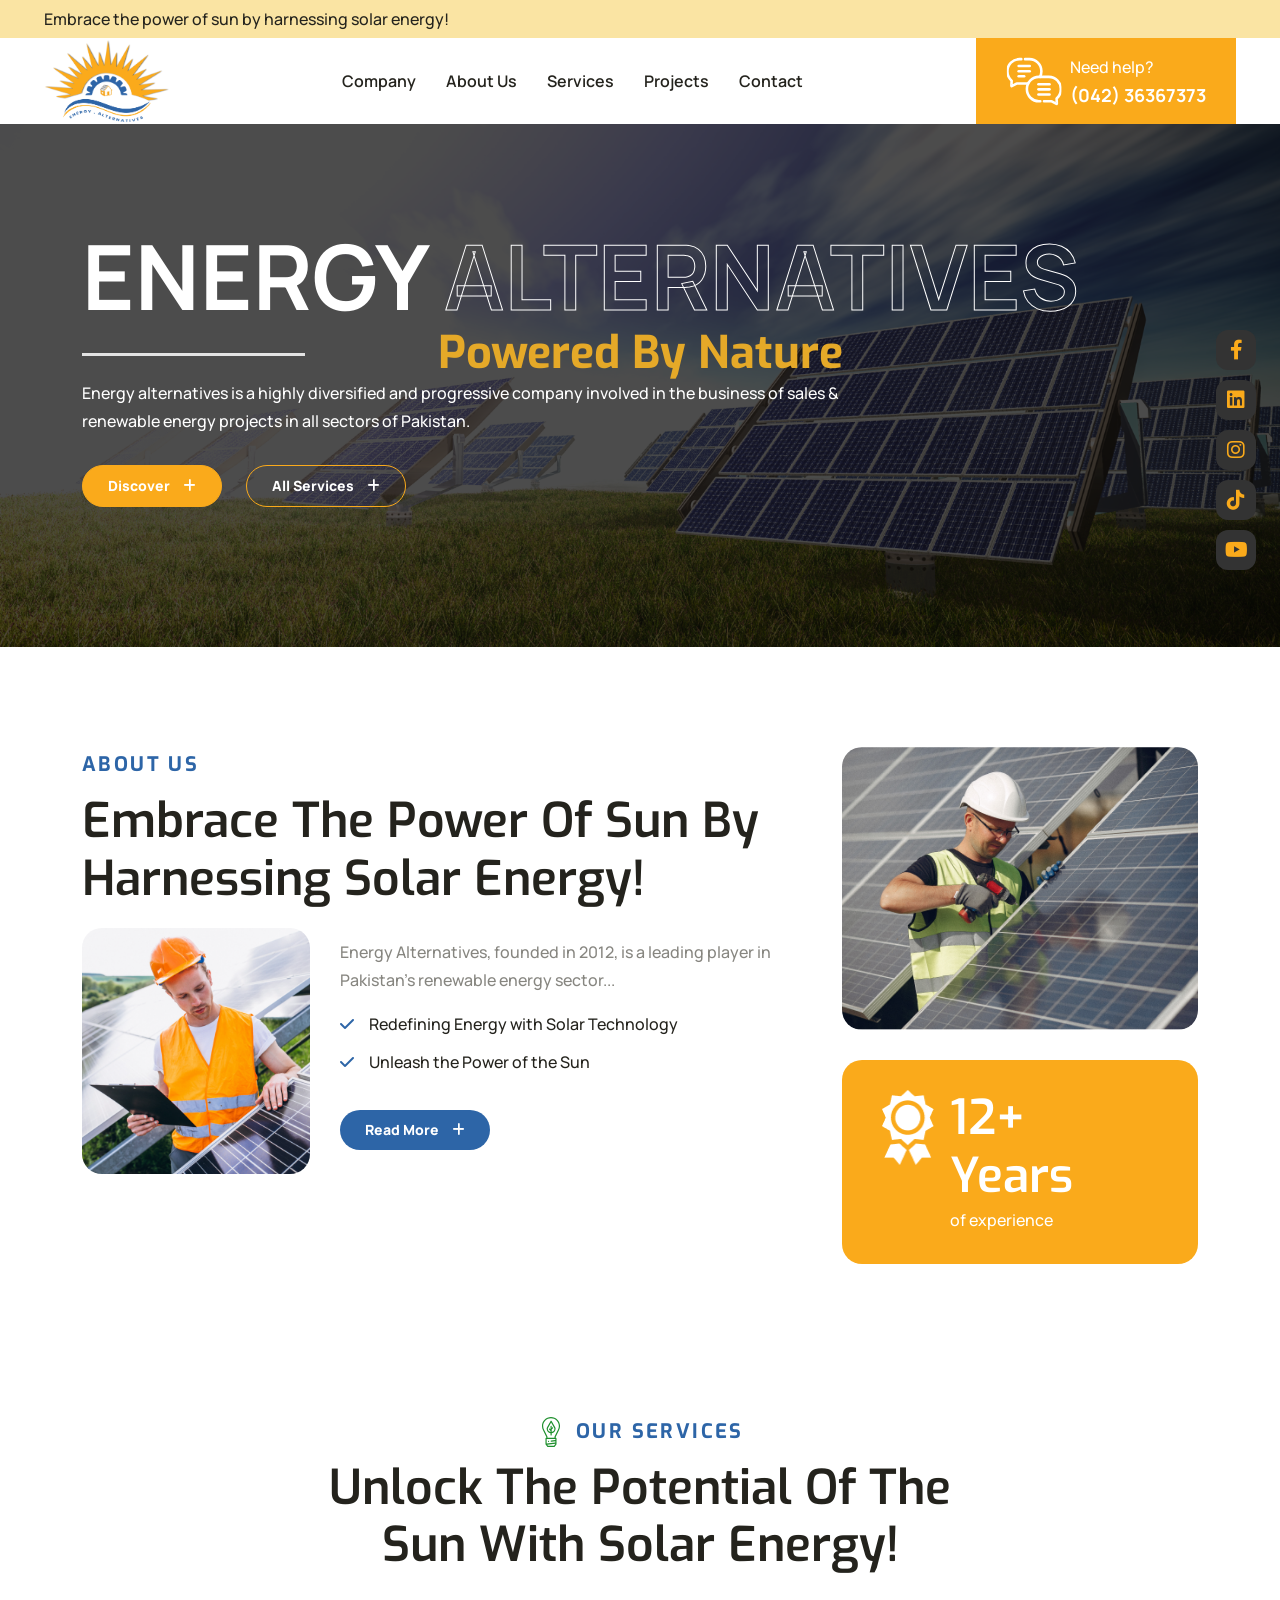
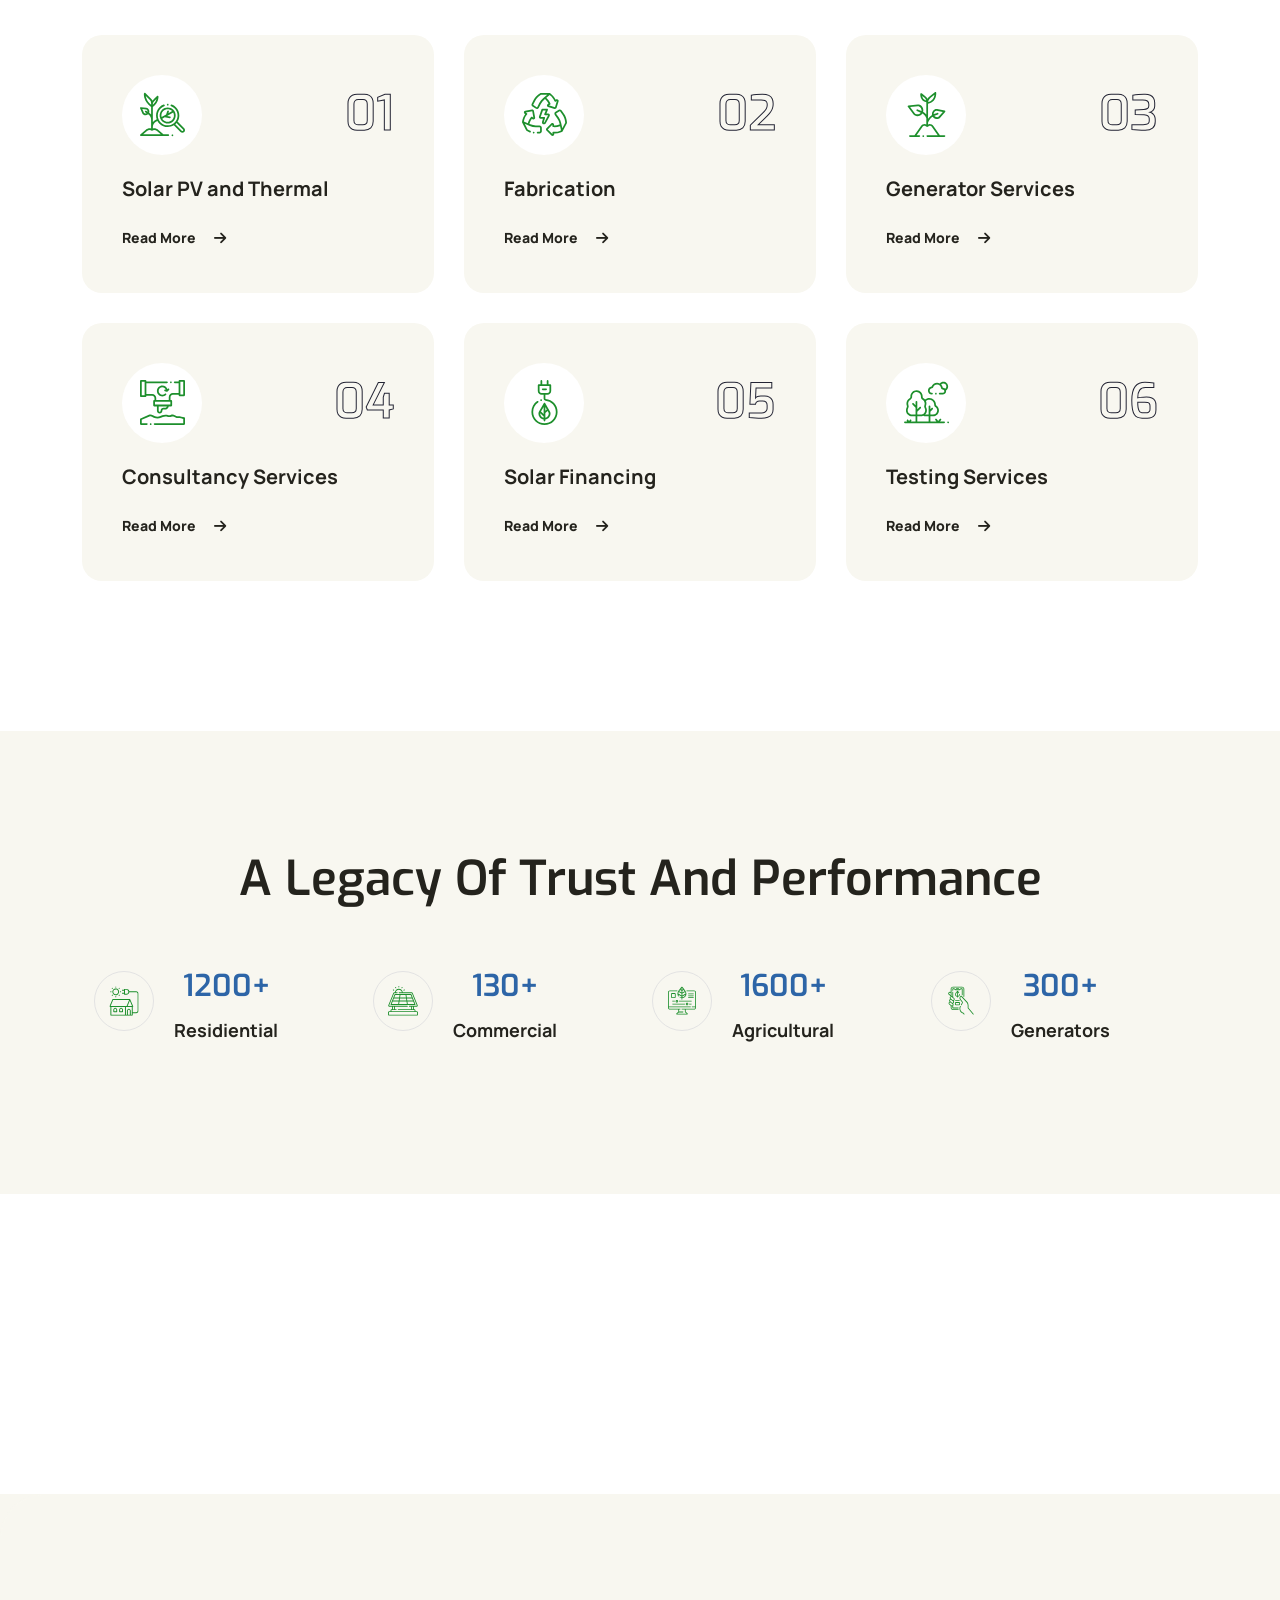
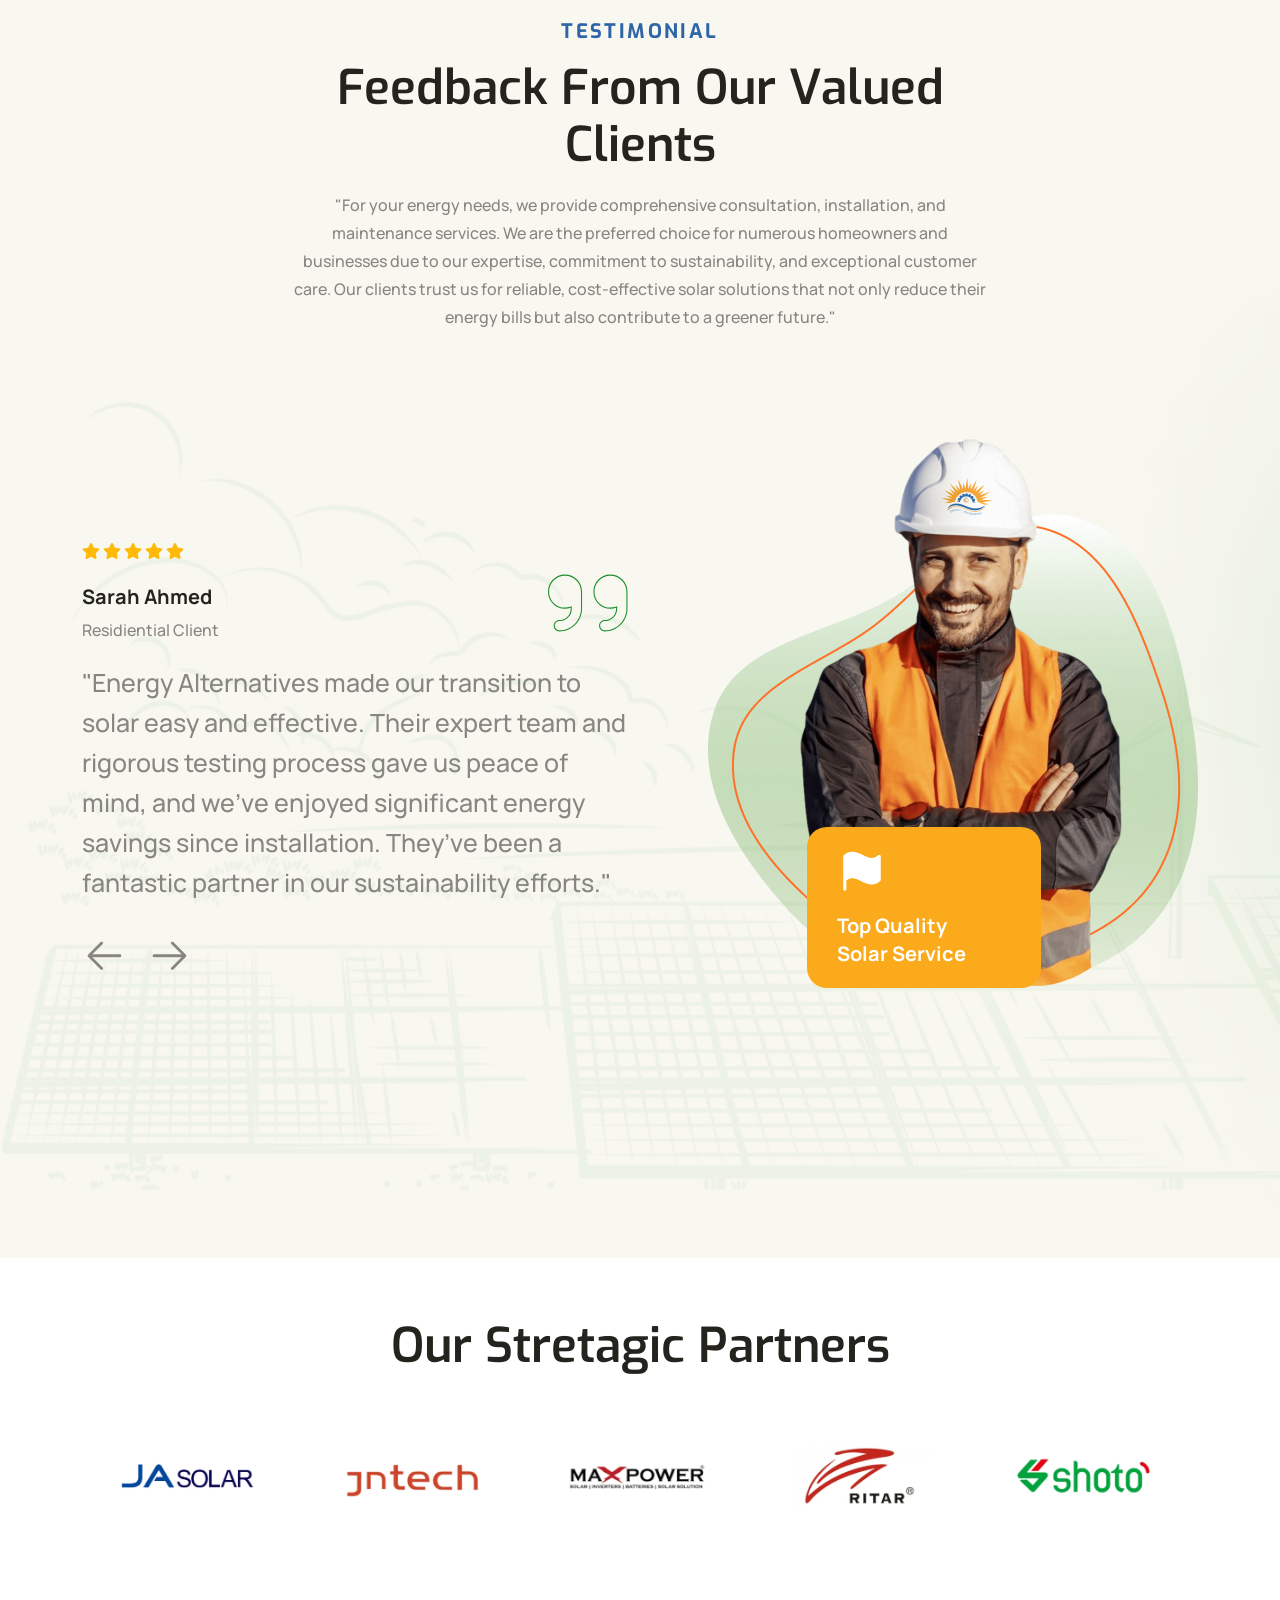
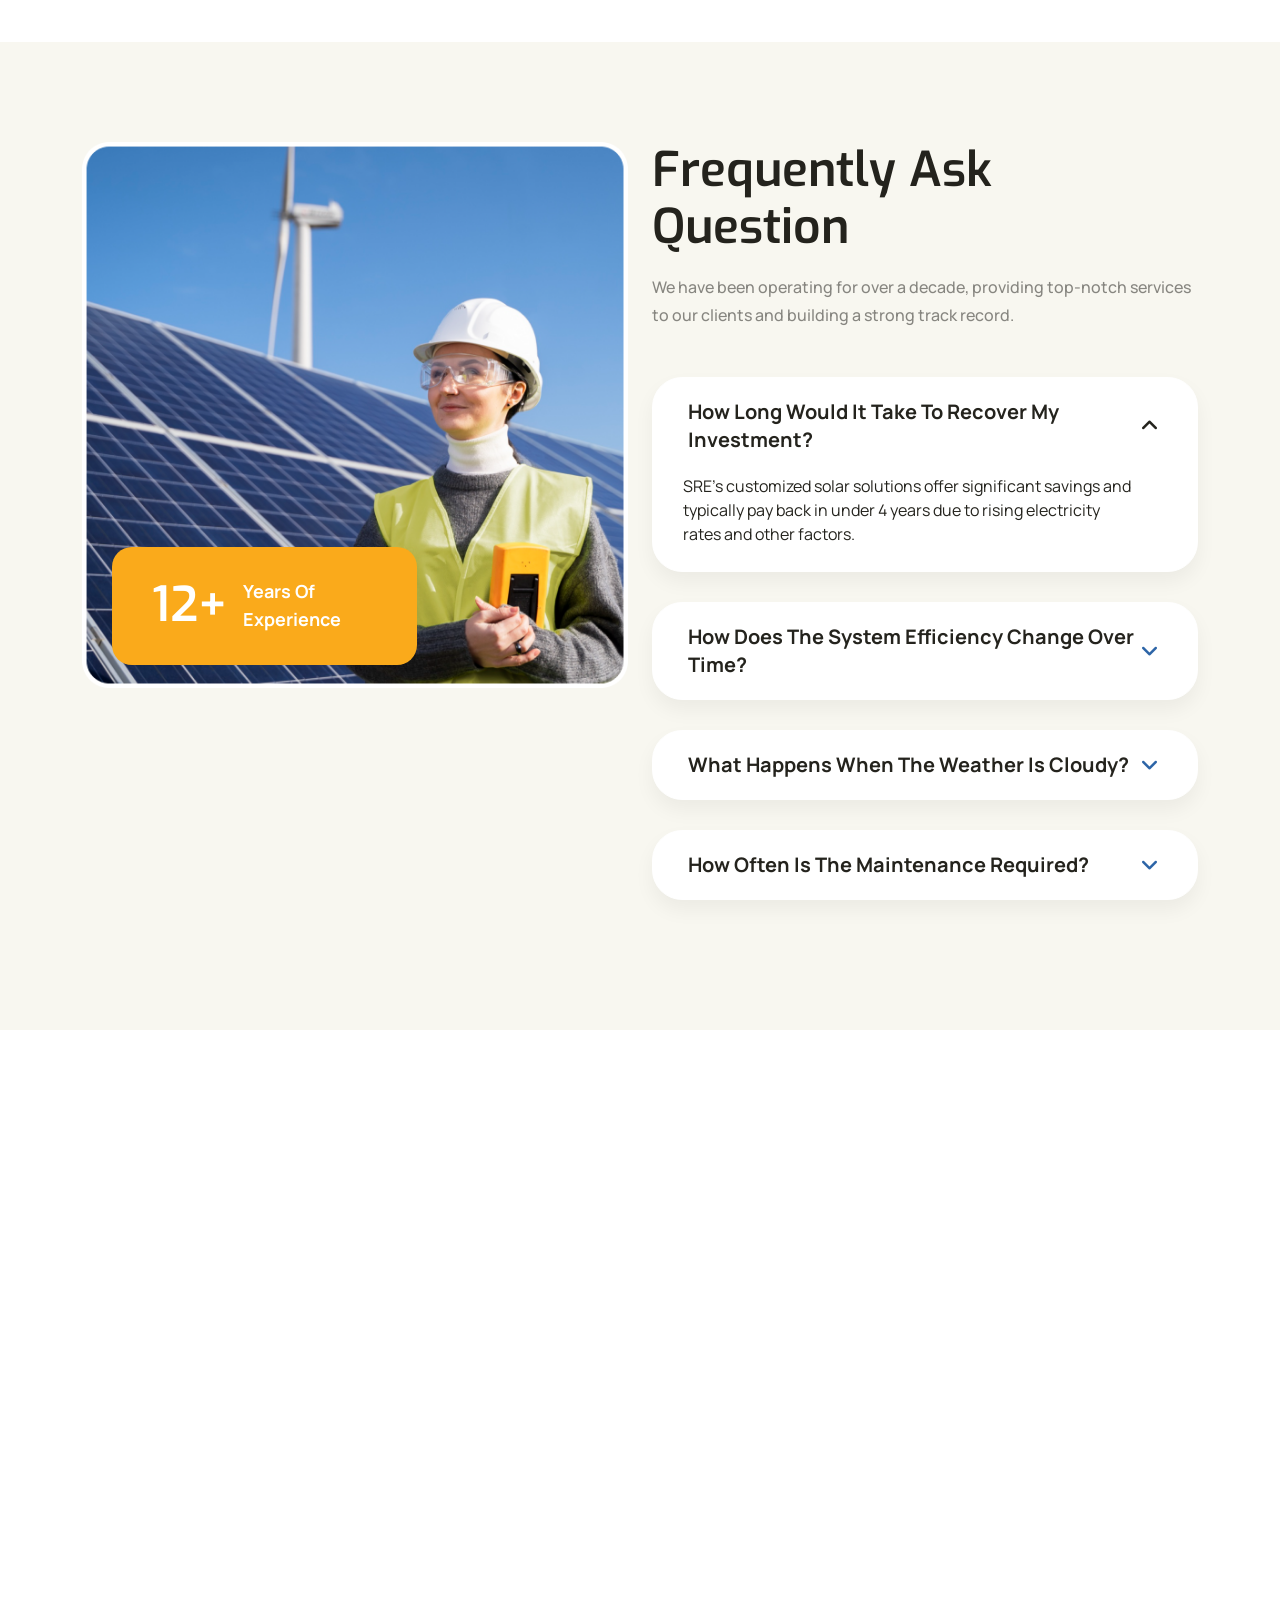
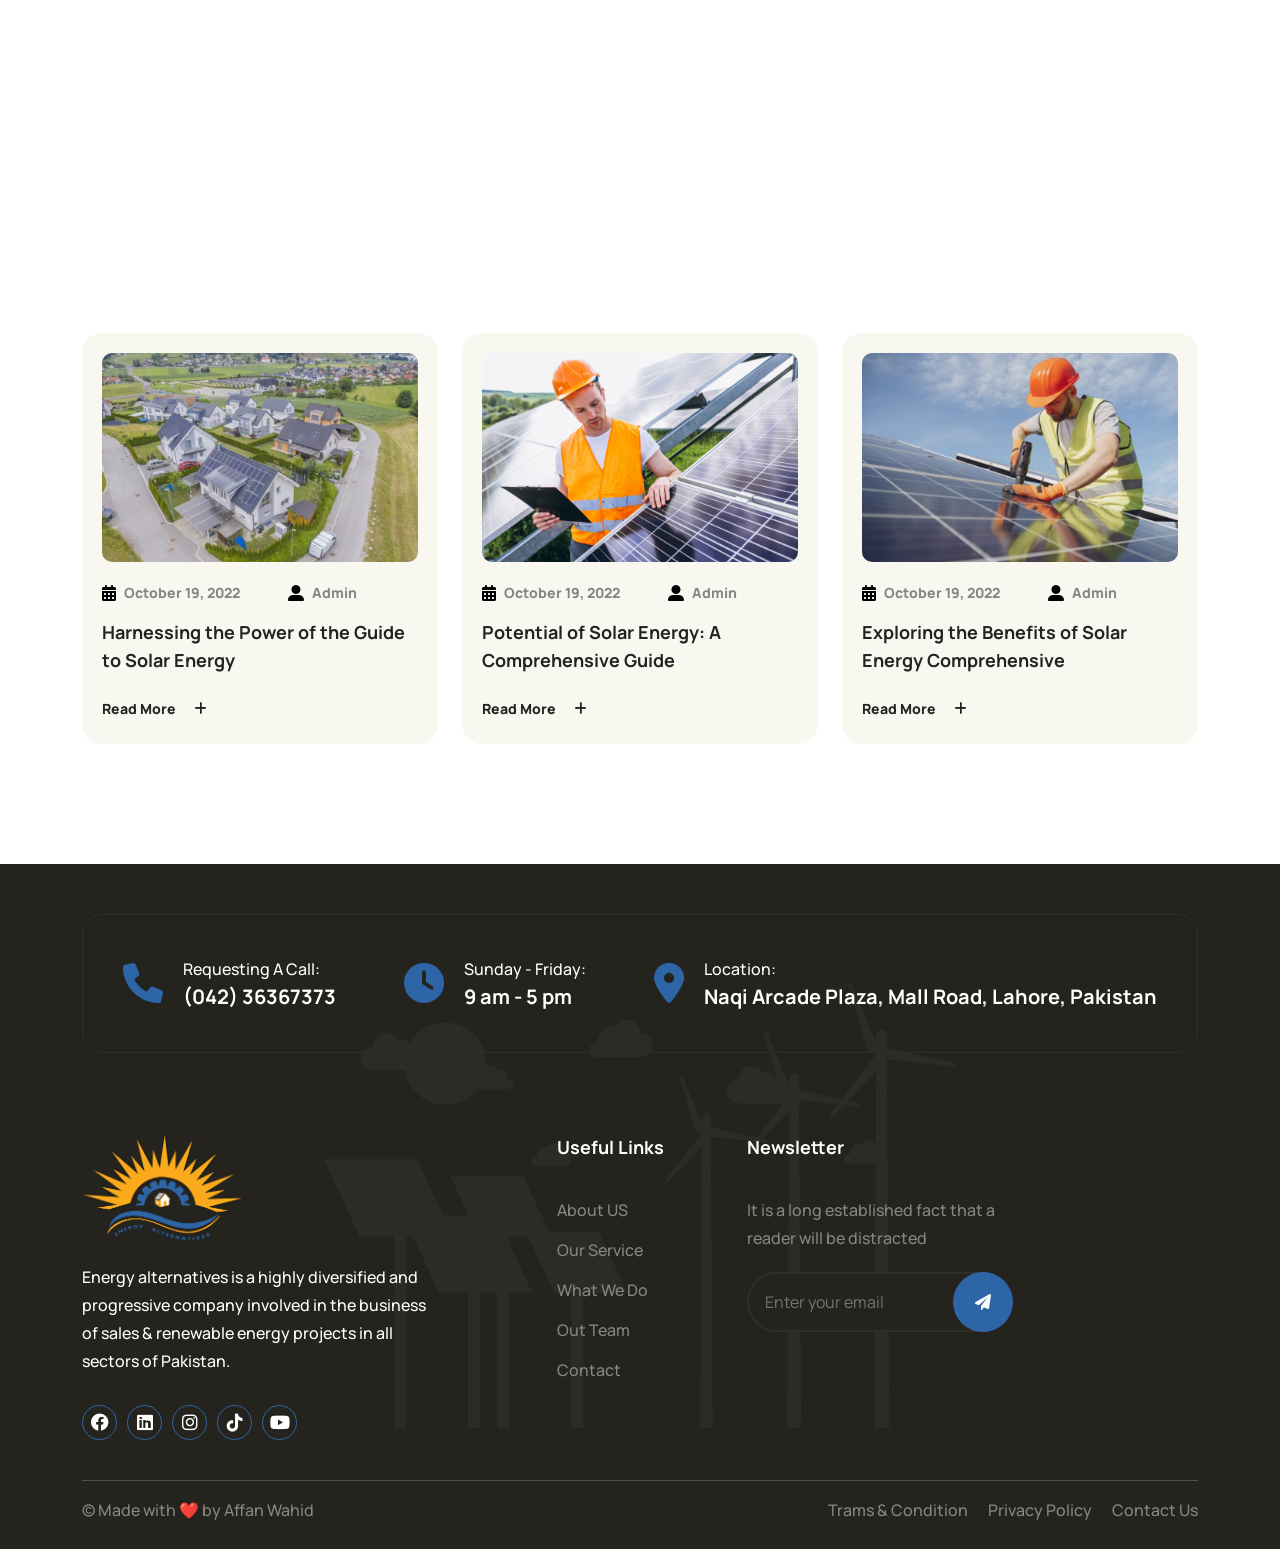
<file: index.html>
<!DOCTYPE html>
<!-- Language -->
<html lang="zxx">
  <head>
    <!-- Meta Tags -->
    <meta charset="UTF-8" />
    <meta name="viewport" content="width=device-width, initial-scale=1.0" />
    <!-- Page Title -->
    <title>Enengy Alternatives Powered By Nature</title>
    <!-- Favicon -->
    <link rel="shortcut icon" href="./assets/images/logo-black.png" />

    <!-- Bootstrap CSS -->
    <link
      rel="stylesheet"
      href="assets/vendors/bootstrap/css/bootstrap.min.css"
    />
    <!-- FontAwesome CSS -->
    <link
      rel="stylesheet"
      href="./assets/vendors/font-awesome/css/all.min.css"
    />
    <!-- Slick Slider CSS -->
    <link rel="stylesheet" href="./assets/vendors/slick-slider/slick.css" />
    <!-- Slick Slider Theme -->
    <link
      rel="stylesheet"
      href="./assets/vendors/slick-slider/slick-theme.css"
    />

    <!-- MetisMenu CSS -->
    <link rel="stylesheet" href="./assets/vendors/metismenu/metismenu.css" />

    <!-- Magnific Popup -->
    <link
      rel="stylesheet"
      href="./assets//vendors/magnific-popup/magnific-popup.css"
    />

<!-- Include Font Awesome -->
    <link rel="stylesheet" href="https://cdnjs.cloudflare.com/ajax/libs/font-awesome/6.0.0-beta3/css/all.min.css">



    <!-- Main Stylesheet -->
    <link rel="stylesheet" href="./assets/css/style.css" />
  </head>
  <body class="body-wrapper home-one" data-scroll-animation="true">
<!--HTML code Animation when a page is loded -->
    <div id="loading-screen">
      <img src="assets/images/logo-black.png" alt="Logo" class="logo">
    </div>
<!--HTML code Animation ended when a page is loded -->

    <!-- Overlay -->
    <div class="overlay"></div>

    <!-- Top Header Start -->
    <div class="srex-top-header d-none d-md-block">
      <div class="container-fluid">
        <div class="row">
          <div class="col-6 col-md-8">
            <p>Embrace the power of sun by harnessing solar energy!</p>
          </div>
          <!-- <div class="col-6 col-md-4">
            <ul>
              <li>
                <a href="https://www.facebook.com/energyalternatives.pk" target="_blank">
                  <i class="fa-brands fa-facebook"></i>
                </a>
                <a href="https://pk.linkedin.com/company/ealternativespk" target="_blank">
                  <i class="fa-brands fa-linkedin"></i>
                </a>
                <a href="https://www.tiktok.com/@energy_alternatives_/video/7419210018555235602?is_from_webapp=1&web_id=7412888269136594462" target="_blank">
                  <i class="fa-brands fa-tiktok"></i>
                </a>
                <a href="https://www.instagram.com/energy_alternatives92" target="_blank">
                  <i class="fa-brands fa-instagram"></i>
                </a>
                <a href="https://www.youtube.com/@energyalternatives-pakistan" target="_blank">
                  <i class="fa-brands fa-youtube"></i>
                </a>
              </li>
            </ul> -->
          </div>
        </div>
      </div>
    </div>
    
    </div>
    <!-- Top Header End -->

    <!-- Header Start -->
    <header class="srex-header srex-header--home-two">
      <div class="container-fluid">
        <div class="row">
          <div class="col-12">
            <nav
              class="ud-main-menu ud-main-menu--home-one d-flex align-items-center justify-content-between"
              aria-label="Main Navigation"
            >
              <div class="ud-main-menu__logo">
                <a href="index.html">
                  <img
                    src="assets/images/logo-black.png"
                    alt="alter"
                    style="height: 85px;"
                  />
                </a>
              </div>
              <ul class="ud-main-menu__links d-none d-lg-flex">
                <li><a href="index.html">Company</a></li>
                <li><a href="about.html">About Us</a></li>
                <li><a href="services.html">Services</a></li>
                <li><a href="projects.html">Projects</a></li>
                <li><a href="contact.html">Contact</a></li>
              </ul>
    
              <div class="ud-hamburger-menu d-block d-lg-none">
                <div class="ud-hamburger-menu__btn">
                  <span></span>
                </div>
              </div>
    
              <div
                class="srex-header__call srex-header--home-two__call-two d-flex align-items-center gap-2 m-0 d-none d-xl-flex"
              >
                <img src="./assets/images/chat-2.svg" alt="Chat" />
                <div>
                  <span>Need help?</span>
                  <h4>
                    <a href="tel:04236367373">(042) 36367373</a>
                  </h4>
                </div>
              </div>
            </nav>
          </div>
        </div>
      </div>
    
      <!-- Floating Social Media Icons -->
      <div class="social-icons">
        <!-- <ul class="srex-footer-two__links__social_links">
          <a href="https://www.facebook.com/energyalternatives.pk"
            ><i class="fa-brands fa-facebook"></i
          ></a>
          <a href="https://pk.linkedin.com/company/ealternativespk"
          ><i class="fa-brands fa-linkedin"></i
          ></a>
          <a href="https://www.instagram.com/energy_alternatives92"
            ><i class="fa-brands fa-instagram"></i
          ></a>
          <a href="https://www.tiktok.com/@energy_alternatives_"
                     ><i class="fa-brands fa-tiktok"></i
                        ></a>
          <a href="https://www.youtube.com/@energyalternatives-pakistan"
            ><i class="fa-brands fa-youtube"></i
          ></a>
        
          </ul> -->
        <a href="https://www.facebook.com/energyalternatives.pk" target="_blank" class="social-icon"
          ><i class="fab fa-facebook-f"></i
        ></a>
        <a href="https://pk.linkedin.com/company/ealternativespk" target="_blank" class="social-icon"
        ><i class="fa-brands fa-linkedin"></i
        ></a>
        <a href="https://www.instagram.com/energy_alternatives92" target="_blank" class="social-icon"
        ><i class="fa-brands fa-instagram"></i
        ></a>
        <a href="https://www.tiktok.com/@energy_alternatives" target="_blank" class="social-icon"
        ><i class="fa-brands fa-tiktok"></i
          ></a>
          <a href="https://www.youtube.com/@energyalternatives-pakistan" target="_blank" class="social-icon"
          ><i class="fa-brands fa-youtube"></i
            ></a>
      </div>
    </header>
    

      <!-- Side Popup -->
      <div class="ud-side-popup ud-side-popup--home-one">
        <div class="ud-side-popup__header">
          <div class="ud-side-popup__header-logo">
            <img src="./assets/images/logo-black.png" alt="Energy Alternatives" />
          </div>
          <button class="side-popup-close">
            <i class="fa-solid fa-xmark"></i>
          </button>
        </div>
        <div class="ud-side-popup__body">
          <ul class="metismenu" id="side-menu">
            <li>
              <a href="index.html">
                Home
                <!-- <i class="fa-solid fa-plus"></i> -->
              </a>
              <!-- <ul class="sub-menu collapse" aria-expanded="false">
								<li>
									<a href="index.html">Home 1</a>
								</li>
								<li>
									<a href="index-2.html">Home 2</a>
								</li>
								<li>
									<a href="index-3.html">Home 3</a>
								</li>
							</ul> -->
            </li>
            <li>
              <a href="about.html">About Us</a>
            </li>
            <li>
              <a href="#"> Services <i class="fa-solid fa-plus"></i> </a>
              <ul class="sub-menu collapse" aria-expanded="false">
                <li>
                  <a href="services.html">Services</a>
                </li>
                <li>
                  <a href="services-details.html">Services Details</a>
                </li>
              </ul>
            </li>
            <li>
              <a href="#"> Projects <i class="fa-solid fa-plus"></i> </a>
              <ul class="sub-menu collapse" aria-expanded="false">
                <li>
                  <a href="projects.html">Projects</a>
                </li>
                <li>
                  <a href="projects-details.html">Projects Details</a>
                </li>
              </ul>
            </li>
            <li>
              <a href="#"> Blog <i class="fa-solid fa-plus"></i> </a>
              <ul class="sub-menu collapse" aria-expanded="false">
                <li>
                  <a href="blog.html">Blog</a>
                </li>
                <li>
                  <a href="blog-details.html">Blog Details</a>
                </li>
              </ul>
            </li>
            <li>
              <a href="#"> Pages <i class="fa-solid fa-plus"></i> </a>
              <ul class="sub-menu collapse" aria-expanded="false">
                <li>
                  <a href="faq.html">FAQ</a>
                </li>
              </ul>
            </li>
            <li>
              <a href="contact.html">Contact</a>
            </li>
          </ul>
        </div>
        <div class="ud-side-popup__bottom">
          <div class="ud-side-popup__bottom-info">
            <div
              class="ud-side-popup__bottom-info-box d-flex align-items-center gap-3 py-0 m-0"
            >
              <i class="fa-solid fa-phone"></i>
              <div class="ud-header-info-box__details">
                <span>Need Help?</span>
                <h4>
                  <a href="tel:04236367373">(042) 36367373</a>
                </h4>
              </div>
            </div>
            <div
              class="ud-side-popup__bottom-info-box d-flex align-items-center gap-3 py-0 m-0"
            >
              <i class="fa-solid fa-paper-plane"></i>
              <div class="ud-header-info-box__details">
                <span>Naqi Arcade Plaza, Mall Road</span>
                <h4>Lahore, Pakistan</h4>
              </div>
            </div>
            <div
              class="ud-side-popup__bottom-info-box d-flex align-items-center gap-3 py-0 m-0"
            >
              <i class="fa-solid fa-envelope"></i>
              <div class="ud-header-info-box__details">
                <span>Send email</span>
                <h4>
                  <a href="mailto:info@energyalternatives.com.pk"
                    >info@energyalternatives.com.pk</a
                  >
                </h4>
              </div>
            </div>
          </div>
          <ul class="ud-side-popup__bottom-socials">
            <li>
              <a href="https://www.facebook.com/energyalternatives.pk">
                <i class="fa-brands fa-facebook-f"></i>
              </a>
            </li>
            <li>
              <a href="https://www.youtube.com/@energyalternatives-pakistan">
                <i class="fa-brands fa-youtube"></i>
              </a>
            </li>
            <li>
              <a href="https://www.instagram.com/energy_alternatives92">
                <i class="fa-brands fa-instagram"></i>
              </a>
            </li>
            <li>
              <a href="https://pk.linkedin.com/company/ealternativespk">
                <i class="fa-brands fa-linkedin"></i>
              </a>
            </li>
          </ul>
        </div>
      </div>
    </header>
    <!-- Header End -->

    <!-- Hero Section Start -->
    <section class="srex-hero-two srex-section">
      <div class="container">
        <div class="srex-hero-two__box d-flex flex-column">
          <h1 class="wow ud-fade-in-up" data-wow-delay="200ms">
            ENERGY <span>ALTERNATIVES</span>
          </h1>
          <h2 class="wow green-color ud-fade-in-up" data-wow-delay="200ms">
            Powered By Nature
          </h2>
          <p class="wow ud-fade-in-up" data-wow-delay="200ms">
            Energy alternatives is a highly diversified and progressive company
            involved in the business of sales & renewable energy projects in all
            sectors of Pakistan.
          </p>
          <div class="d-flex gap-4 wow ud-fade-in-up" data-wow-delay="200ms">
            <a href="./about.html" class="srex-btn srex-btn--secondary">
              Discover
              <i class="fa-solid fa-plus"></i>
            </a>
            <a href="./services.html" class="srex-btn srex-btn--outline">
              All Services <i class="fa-solid fa-plus"></i>
            </a>
          </div>
        </div>
      </div>
    </section>
    <!-- Hero Section End -->

    <!-- About Us Section Start -->
    <section class="srex-about-us-two srex-section">
      <div class="container">
        <div class="row justify-content-between">
          <div class="col-12 col-lg-8">
            <div class="srex-section__head wow ud-fade-in-up" data-wow-delay="200ms">
              <h5 class="srex-section__head__badge">About Us</h5>
              <div class="d-flex align-content-center gap-5">
                <h2 class="srex-section__head__title">Embrace the power of sun by harnessing solar energy!</h2>
              </div>
            </div>
            <div class="srex-about-us-two__left-content wow ud-fade-in-up" data-wow-delay="200ms">
              <div class="srex-about-us-card">
                <div class="srex-about-us-two__left-content__img">
                  <img src="assets/images/home-two/about-us/about-us-left.png" alt="About_Us_Left" />
                </div>
              </div>
              <div class="srex-about-us-two__left-content__right wow ud-fade-in-up" data-wow-delay="200ms">
                <p>
                  Energy Alternatives, founded in 2012, is a leading player in Pakistan's renewable energy sector...
                </p>
                <div class="srex-icon-list mt-3">
                  <ul>
                    <li><i class="fa-solid fa-check"></i><p>Redefining Energy with Solar Technology</p></li>
                    <li><i class="fa-solid fa-check"></i><p>Unleash the Power of the Sun</p></li>
                  </ul>
                </div>
                <a href="about.html" class="srex-btn srex-btn--primary mt-4">Read More <i class="fa-solid fa-plus"></i></a>
              </div>
            </div>
          </div>
          <div class="col-12 col-lg-4">
            <div class="srex-about-us-card">
              <img src="assets/images/home-two/about-us/about-us-right.png" alt="About_Us_Right" class="srex-about-us-two__right-content__img wow ud-fade-in-up" data-wow-delay="200ms" />
            </div>
            <div class="srex-about-us-two__box d-flex gap-3 wow ud-fade-in-up" data-wow-delay="200ms">
              <img src="./assets/images/about-us/medal.png" alt="Medal" />
              <div class="srex-about-us-two__box__text">
                <h2>12+ Years</h2>
                <p>of experience</p>
              </div>
            </div>
          </div>
        </div>
      </div>
    </section>
    
    <!-- About Us Section End -->

    <!-- Service Start -->
    <section class="srex-service srex-section">
      <div class="container">
        <div class="srex-section__head text-center">
          <h5
            class="srex-section__head__badge wow ud-fade-in-up"
            data-wow-delay="200ms"
          >
            <img src="./assets/images/badge-icon.svg" alt="Badge Icon" />
            Our Services
          </h5>
          <h2
            class="srex-section__head__title wow ud-fade-in-up"
            data-wow-delay="200ms"
          >
            Unlock the potential of the sun with solar energy!
          </h2>
        </div>
        <div class="srex-info-box">
          <div class="row">
            <div class="col-md-6 col-lg-4 col-12">
              <div
                class="srex-info-box__item wow ud-fade-in-up"
                data-wow-delay="200ms"
              >
                <div class="d-flex justify-content-between align-items-center">
                  <div class="srex-info-box__item__img">
                    <img
                      src="./assets/images/home-one/service/service-1.svg"
                      class="srex-info-box__item__logo"
                      alt="PowerSun Assistance"
                    />
                  </div>
                  <h2 class="srex-info-box__item__number">
                    01
                  </h2>
                </div>
                <h3 class="srex-info-box__item__text">
                  Solar PV and Thermal
                </h3>
                <div class="srex-info-box__more">
                  <a href="./solar-pv-service-details.html"
                    >Read More <i class="fa-solid fa-arrow-right"></i
                  ></a>
                </div>
              </div>
            </div>
            <div class="col-md-6 col-lg-4 col-12">
              <div
                class="srex-info-box__item wow ud-fade-in-up"
                data-wow-delay="400ms"
              >
                <div class="d-flex justify-content-between align-items-center">
                  <div class="srex-info-box__item__img">
                    <img
                      src="./assets/images/home-one/service/service-2.svg"
                      class="srex-info-box__item__logo"
                      alt="PowerSun Assistance"
                    />
                  </div>
                  <h2 class="srex-info-box__item__number">
                    02
                  </h2>
                </div>
                <h3 class="srex-info-box__item__text">
                  Fabrication
                </h3>
                <div class="srex-info-box__more">
                  <a href="./fabrication-service-details.html"
                    >Read More <i class="fa-solid fa-arrow-right"></i
                  ></a>
                </div>
              </div>
            </div>
            <div class="col-md-6 col-lg-4 col-12">
              <div
                class="srex-info-box__item wow ud-fade-in-up"
                data-wow-delay="600ms"
              >
                <div class="d-flex justify-content-between align-items-center">
                  <div class="srex-info-box__item__img">
                    <img
                      src="./assets/images/home-one/service/service-3.svg"
                      class="srex-info-box__item__logo"
                      alt="BrightSun Support"
                    />
                  </div>
                  <h2 class="srex-info-box__item__number">
                    03
                  </h2>
                </div>
                <h3 class="srex-info-box__item__text">
                  Generator Services
                </h3>
                <div class="srex-info-box__more">
                  <a href="./generator-service-details.html"
                    >Read More <i class="fa-solid fa-arrow-right"></i
                  ></a>
                </div>
              </div>
            </div>
            <div class="col-md-6 col-lg-4 col-12">
              <div
                class="srex-info-box__item wow ud-fade-in-up"
                data-wow-delay="800ms"
              >
                <div class="d-flex justify-content-between align-items-center">
                  <div class="srex-info-box__item__img">
                    <img
                      src="./assets/images/home-one/service/service-4.svg"
                      class="srex-info-box__item__logo"
                      alt="Sun Gust Energy"
                    />
                  </div>
                  <h2 class="srex-info-box__item__number">
                    04
                  </h2>
                </div>
                <h3 class="srex-info-box__item__text">
                  Consultancy Services
                </h3>
                <div class="srex-info-box__more">
                  <a href="./consultancy-service-details.html"
                    >Read More <i class="fa-solid fa-arrow-right"></i
                  ></a>
                </div>
              </div>
            </div>
            <div class="col-md-6 col-lg-4 col-12">
              <div
                class="srex-info-box__item wow ud-fade-in-up"
                data-wow-delay="1s"
              >
                <div class="d-flex justify-content-between align-items-center">
                  <div class="srex-info-box__item__img">
                    <img
                      src="./assets/images/home-one/service/service-5.svg"
                      class="srex-info-box__item__logo"
                      alt="WindVista Solutions"
                    />
                  </div>
                  <h2 class="srex-info-box__item__number">
                    05
                  </h2>
                </div>
                <h3 class="srex-info-box__item__text">
                  Solar Financing
                </h3>
                <div class="srex-info-box__more">
                  <a href="./solar-financing-service-details.html"
                    >Read More <i class="fa-solid fa-arrow-right"></i
                  ></a>
                </div>
              </div>
            </div>
            <div class="col-md-6 col-lg-4 col-12">
              <div
                class="srex-info-box__item wow ud-fade-in-up"
                data-wow-delay="1.2s"
              >
                <div class="d-flex justify-content-between align-items-center">
                  <div class="srex-info-box__item__img">
                    <img
                      src="./assets/images/home-one/service/service-6.svg"
                      class="srex-info-box__item__logo"
                      alt="SolarCrest Services"
                    />
                  </div>
                  <h2 class="srex-info-box__item__number">
                    06
                  </h2>
                </div>
                <h3 class="srex-info-box__item__text">
                  Testing Services
                </h3>
                <div class="srex-info-box__more">
                  <a href="./testing-service-details.html"
                    >Read More <i class="fa-solid fa-arrow-right"></i
                  ></a>
                </div>
              </div>
            </div>
          </div>
        </div>
      </div>
    </section>
    <!-- Service End -->

    <!-- Service Start -->
    <section class="srex-service-two srex-section">
      <!-- <img src="assets/images/frame.png" alt="Frame" class="srex-service-two__frame wow ud-fade-in-right" data-wow-delay="200ms"> -->
      <div class="container">
        <!-- <div
          class="srex-section__head text-center wow ud-fade-in-up"
          data-wow-delay="200ms"
        >
          <h5 class="srex-section__head__badge">
            Premium Services
          </h5>
          <h2 class="srex-section__head__title">
            Unlock the potential of the sun with solar energy!
          </h2>
        </div>
        <div class="srex-info-box">
          <div class="row">
            <div class="col-md-6 col-lg-4 col-12">
              <div
                class="srex-info-box__item wow ud-fade-in-up"
                data-wow-delay="200ms"
              >
                <div class="d-flex justify-content-between align-items-center">
                  <div class="srex-info-box__item__img">
                    <img
                      src="./assets/images/home-two/service/service-1.svg"
                      class="srex-info-box__item__logo"
                      alt="PowerSun Assistance"
                    />
                  </div>
                </div>
                <h3 class="srex-info-box__item__text">
                  Fabrication
                </h3>
                <p class="srex-info-box__item__desc">
                  At Energy Alternatives, we specialize in custom fabrication
                  for power generation. Our solutions are tailored to your
                  needs, ensuring reliable, efficient, and durable performance
                  for your equipment.
                </p>
                <div class="srex-info-box__more">
                  <a href="./service-details.html"
                    >Read More <i class="fa-solid fa-arrow-right"></i
                  ></a>
                </div>
              </div>
            </div>
            <div class="col-md-6 col-lg-4 col-12">
              <div
                class="srex-info-box__item wow ud-fade-in-up"
                data-wow-delay="400ms"
              >
                <div class="d-flex justify-content-between align-items-center">
                  <div class="srex-info-box__item__img">
                    <img
                      src="./assets/images/home-two/service/service-2.svg"
                      class="srex-info-box__item__logo"
                      alt="PowerSun Assistance"
                    />
                  </div>
                </div>
                <h3 class="srex-info-box__item__text">
                  Solar PV and Thermal
                </h3>
                <p class="srex-info-box__item__desc">
                  PV (photovoltaic) technology turns sunlight into electricity
                  using solar cells. These systems are essential for reducing
                  emissions, addressing climate change, and supporting
                  sustainability.
                </p>
                <div class="srex-info-box__more">
                  <a href="./service-details.html"
                    >Read More <i class="fa-solid fa-arrow-right"></i
                  ></a>
                </div>
              </div>
            </div>
            <div class="col-md-6 col-lg-4 col-12">
              <div
                class="srex-info-box__item wow ud-fade-in-up"
                data-wow-delay="600ms"
              >
                <div class="d-flex justify-content-between align-items-center">
                  <div class="srex-info-box__item__img">
                    <img
                      src="./assets/images/home-two/service/service-3.svg"
                      class="srex-info-box__item__logo"
                      alt="BrightSun Support"
                    />
                  </div>
                </div>
                <h3 class="srex-info-box__item__text">
                  Generators Services
                </h3>
                <p class="srex-info-box__item__desc">
                  Energy Alternatives provides standard-compliant maintenance
                  for backup systems, including generators and UPS. We tailor
                  plans to your needs, with monthly or annual service.
                </p>
                <div class="srex-info-box__more">
                  <a href="./service-details.html"
                    >Read More <i class="fa-solid fa-arrow-right"></i
                  ></a>
                </div>
              </div>
            </div>
          </div>
        </div> -->

        <!-- Stats Section Start -->
        <div class="srex-stats srex-stats--two">
          <h2>A Legacy of Trust and Performance</h2>
          <div class="container">
            <div
              class="srex-stats__items wow ud-fade-in-up"
              data-wow-delay="300ms"
            >
              <div class="row">
                <div class="col-md-6 col-lg-3 col-12">
                  <div class="srex-stats__item">
                    <div class="srex-stats__item__icon">
                      <img
                        src="./assets/images/home-one/stats/members.svg"
                        alt="Team members"
                      />
                    </div>
                    <div class="srex-stats__item__text">
                      <h2><span class="counter">1200</span>+</h2>
                      <h3>Residiential</h3>
                    </div>
                  </div>
                </div>
                <div class="col-md-6 col-lg-3 col-12">
                  <div class="srex-stats__item">
                    <div class="srex-stats__item__icon">
                      <img
                        src="./assets/images/home-one/stats/awards.svg"
                        alt="Winning Awards"
                      />
                    </div>
                    <div class="srex-stats__item__text">
                      <h2><span class="counter">130</span>+</h2>
                      <h3>Commercial
                      </h3>
                    </div>
                  </div>
                </div>
                <div class="col-md-6 col-lg-3 col-12">
                  <div class="srex-stats__item">
                    <div class="srex-stats__item__icon">
                      <img
                        src="./assets/images/home-one/stats/projects.svg"
                        alt="Completed Projects"
                      />
                    </div>
                    <div class="srex-stats__item__text">
                      <h2><span class="counter">1600</span>+</h2>
                      <h3>Agricultural</h3>
                    </div>
                  </div>
                </div>
                <div class="col-md-6 col-lg-3 col-12">
                  <div class="srex-stats__item">
                    <div class="srex-stats__item__icon">
                      <img
                        src="./assets/images/home-one/stats/clients.svg"
                        alt="Clients Review"
                      />
                    </div>
                    <div class="srex-stats__item__text">
                      <h2><span class="counter">300</span>+</h2>
                      <h3>Generators</h3>
                    </div>
                  </div>
                </div>
              </div>
            </div>
          </div>
        </div>
        <!-- Stats Section End -->
      </div>
    </section>
    <!-- Service End -->

    <!-- Latest Portfolio Start -->
    <!-- <section class="srex-portfolio-two srex-section">
      <img src="assets/images/frame.png" alt="Frame" class="srex-portfolio-two__frame wow ud-fade-in-left" data-wow-delay="200ms">
      <div class="container">
        <div class="srex-section__head">
          <h5
            class="srex-section__head__badge wow ud-fade-in-left"
            data-wow-delay="200ms"
          >
            Latest Portfolio
          </h5>
          <div
            class="d-flex align-items-center justify-content-between flex-column flex-lg-row wow ud-fade-in-left"
            data-wow-delay="200ms"
          >
            <h2 class="srex-section__head__title">
              Exploring the Benefits of Solar Energy
            </h2>
            <div class="wow ud-fade-in-right" data-wow-delay="200ms">
              <a href="about-us.html" class="srex-btn srex-btn--primary mt-4">
                Read More <i class="fa-solid fa-plus"></i>
              </a>
            </div>
          </div>
        </div>
        <div class="row">
          <div class="col-lg-2 col-12">
            <div class="controls">
              <ul id="filters">
                <li class="filter active" data-filter="all">All</li>
                <li class="filter" data-filter=".power">Power</li>
                <li class="filter" data-filter=".eco-solar">
                  EcoSolar
                </li>
                <li class="filter" data-filter=".solar-pro">
                  SolarPro
                </li>
                <li class="filter" data-filter=".energy">Energy</li>
              </ul>
            </div>
          </div>
          <div class="col-12 col-lg-10">
            <div class="row" id="srex-ho-filter">
              <div class="col-lg-6 col-12 filter-item solar-pro">
                <div class="srex-portfolio-two__item">
                  <img
                    src="./assets/images/home-two/portfolio/portfolio-1.png"
                    alt="Portfolio img one"
                  />
                  <div class="srex-portfolio-two__item__box">
                    <h3>Equality and solidarity</h3>
                    <p>
                      The generated is therefore al free from repetition,
                      injected humour, or words etc solar solution
                    </p>
                  </div>
                </div>
              </div>
              <div class="col-lg-6 col-12 filter-item power">
                <div class="srex-portfolio-two__item">
                  <img
                    src="./assets/images/home-two/portfolio/portfolio-2.png"
                    alt="Portfolio img two"
                  />
                  <div class="srex-portfolio-two__item__box">
                    <h3>Better living programs</h3>
                    <p>
                      The generated is therefore al free from repetition,
                      injected humour, or words etc solar solution
                    </p>
                  </div>
                </div>
              </div>
            </div>
          </div>
        </div>
      </div>
    </section> -->
    <!-- Latest Portfolio End -->

    <!-- Testimonial Section Start -->
    <section class="srex-testimonial-two srex-section container-fluid">
      <div class="container">
        <div class="row">
          <div class="col-12">
            <div class="srex-testimonial-two__title">
              <div
                class="srex-section__head wow ud-fade-in-up"
                data-wow-delay="200ms"
              >
                <h5 class="srex-section__head__badge">
                  Testimonial
                </h5>
                <h2 class="srex-section__head__title">
                  Feedback from Our Valued Clients
                </h2>
                <p class="mb-5 mt-3">
                  "For your energy needs, we provide comprehensive consultation, installation, and maintenance services. We are the preferred choice for numerous homeowners and businesses due to our expertise, commitment to sustainability, and exceptional customer care. Our clients trust us for reliable, cost-effective solar solutions that not only reduce their energy bills but also contribute to a greener future."
              </div>
            </div>
          </div>
        </div>

        <div class="row">
          <div class="col-12 col-lg-6 col-md-12">
            <div
              class="srex-testimonial-two__slider wow ud-fade-in-left"
              data-wow-delay="200ms"
            >
              <div class="srex-testimonial-two__slider__item">
                <div class="srex-testimonial-two__slider__item__ratings">
                  <i class="fa-solid fa-star"></i>
                  <i class="fa-solid fa-star"></i>
                  <i class="fa-solid fa-star"></i>
                  <i class="fa-solid fa-star"></i>
                  <i class="fa-solid fa-star"></i>
                </div>
                <div
                  class="d-flex justify-content-between align-content-center"
                >
                  <div class="srex-testimonial-two__slider__item__author">
                    <h3>Sardar Qadir Baloch</h3>
                    <p>Agricultural Client</p>
                  </div>
                  <img
                    src="./assets/images/quote-2.svg"
                    alt="Quote"
                    class="srex-testimonial-two__slider__item__quote"
                  />
                </div>
                <p class="srex-testimonial-two__slider__item__text">
                  "Energy Alternatives provided outstanding service from start
                    to finish. Their expertise and state-of-the-art testing gave
                    us confidence in our solar installation. We’ve seen great
                    savings on our energy bills and highly recommend them for
                    reliable solar solutions."
                </p>
              </div>
              <div class="srex-testimonial-two__slider__item">
                <div class="srex-testimonial-two__slider__item__ratings">
                  <i class="fa-solid fa-star"></i>
                  <i class="fa-solid fa-star"></i>
                  <i class="fa-solid fa-star"></i>
                  <i class="fa-solid fa-star"></i>
                  <i class="fa-solid fa-star"></i>
                </div>
                <div
                  class="d-flex justify-content-between align-content-center"
                >
                  <div class="srex-testimonial-two__slider__item__author">
                    <h3>Sarah Ahmed</h3>
                    <p>Residiential Client</p>
                  </div>
                  <img
                    src="./assets/images/quote-2.svg"
                    alt="Quote"
                    class="srex-testimonial-two__slider__item__quote"
                  />
                </div>
                <p class="srex-testimonial-two__slider__item__text">
                  "Energy Alternatives made our transition to solar easy and
                    effective. Their expert team and rigorous testing process
                    gave us peace of mind, and we’ve enjoyed significant energy
                    savings since installation. They’ve been a fantastic partner
                    in our sustainability efforts."
                </p>
              </div>
              <div class="srex-testimonial-two__slider__item">
                <div class="srex-testimonial-two__slider__item__ratings">
                  <i class="fa-solid fa-star"></i>
                  <i class="fa-solid fa-star"></i>
                  <i class="fa-solid fa-star"></i>
                  <i class="fa-solid fa-star"></i>
                  <i class="fa-solid fa-star"></i>
                </div>
                <div
                  class="d-flex justify-content-between align-content-center"
                >
                  <div class="srex-testimonial-two__slider__item__author">
                    <h3>Rehman Pasha</h3>
                    <p>Industrial Client</p>
                  </div>
                  <img
                    src="./assets/images/quote-2.svg"
                    alt="Quote"
                    class="srex-testimonial-two__slider__item__quote"
                  />
                </div>
                <p class="srex-testimonial-two__slider__item__text">
                  "The team at Energy Alternatives delivered a top-notch solar
                    solution for our industrial needs. Their in-house design and
                    installation were flawless, and their thorough testing
                    ensured quality. We’re extremely satisfied with the results
                    and their professionalism." 
                </p>
              </div>
            </div>
            <div class="srex-testimonial-two__slider__nav">
              <div class="srex-testimonial-two__slider__nav__prev">
                <svg
                  xmlns="http://www.w3.org/2000/svg"
                  width="45"
                  height="46"
                  viewBox="0 0 45 46"
                  fill="currentColor"
                >
                  <path
                    d="M6.03633 23.7642L18.6926 36.4205C18.9564 36.6843 19.3143 36.8326 19.6875 36.8326C20.0607 36.8326 20.4186 36.6843 20.6824 36.4205C20.9463 36.1566 21.0945 35.7987 21.0945 35.4256C21.0945 35.0524 20.9463 34.6945 20.6824 34.4306L10.4256 24.1756H37.9688C38.3417 24.1756 38.6994 24.0274 38.9631 23.7637C39.2268 23.5 39.375 23.1423 39.375 22.7693C39.375 22.3963 39.2268 22.0387 38.9631 21.7749C38.6994 21.5112 38.3417 21.3631 37.9688 21.3631H10.4256L20.6824 11.108C20.9463 10.8441 21.0945 10.4862 21.0945 10.1131C21.0945 9.73989 20.9463 9.382 20.6824 9.11813C20.4186 8.85426 20.0607 8.70602 19.6875 8.70602C19.3143 8.70602 18.9564 8.85426 18.6926 9.11813L6.03633 21.7744C5.90558 21.905 5.80186 22.0601 5.73109 22.2308C5.66032 22.4015 5.6239 22.5845 5.6239 22.7693C5.6239 22.9541 5.66032 23.1371 5.73109 23.3078C5.80186 23.4785 5.90558 23.6336 6.03633 23.7642Z"
                    fill="currentColor"
                  />
                </svg>
              </div>
              <div class="srex-testimonial-two__slider__nav__next">
                <svg
                  xmlns="http://www.w3.org/2000/svg"
                  width="45"
                  height="46"
                  viewBox="0 0 45 46"
                  fill="none"
                >
                  <path
                    d="M38.9637 23.7642L26.3074 36.4205C26.0436 36.6843 25.6857 36.8326 25.3125 36.8326C24.9393 36.8326 24.5814 36.6843 24.3176 36.4205C24.0537 36.1566 23.9055 35.7987 23.9055 35.4256C23.9055 35.0524 24.0537 34.6945 24.3176 34.4306L34.5744 24.1756H7.03125C6.65829 24.1756 6.3006 24.0274 6.03688 23.7637C5.77316 23.5 5.625 23.1423 5.625 22.7693C5.625 22.3963 5.77316 22.0387 6.03688 21.7749C6.3006 21.5112 6.65829 21.3631 7.03125 21.3631H34.5744L24.3176 11.108C24.0537 10.8441 23.9055 10.4862 23.9055 10.1131C23.9055 9.73989 24.0537 9.382 24.3176 9.11813C24.5814 8.85426 24.9393 8.70602 25.3125 8.70602C25.6857 8.70602 26.0436 8.85426 26.3074 9.11813L38.9637 21.7744C39.0944 21.905 39.1981 22.0601 39.2689 22.2308C39.3397 22.4015 39.3761 22.5845 39.3761 22.7693C39.3761 22.9541 39.3397 23.1371 39.2689 23.3078C39.1981 23.4785 39.0944 23.6336 38.9637 23.7642Z"
                    fill="currentColor"
                  />
                </svg>
              </div>
            </div>
          </div>
          <div class="col-12 col-lg-6 col-md-12">
            <div
              class="srex-testimonial-two__right wow ud-fade-in-right"
              data-wow-delay="200ms"
            >
              <img
                src="assets/images/home-two/testimonial-r-shape.png"
                alt="Shape"
              />
              <img
                class="srex-testimonial-two__right__img wow fadeInLeft"
                data-wow-duration="1.6s"
                data-src="/assets/images/home-two/testimonial/man.png"
                src="assets/images/about-us/about-us-bottom.png"
                alt="testimonial-man-img"
              />
              <div class="srex-testimonial-two__right__badge">
                <img src="assets/images/flag.png" alt="Flag" />
                <h3>
                  Top Quality <br />
                  Solar Service
                </h3>
              </div>
            </div>
          </div>
        </div>
      </div>
    </section>
    <!-- Testimonial Section End -->

    <!-- Testimonial Section Start-->
    <!-- <section class="srex-testimonial-one srex-section">
      <div class="container">
        <div class="row align-items-center">
          <div class="col-lg-7 col-12">
            <div class="srex-testimonial-one__left text-left">
              <div class="srex-section__head">
                <h2
                  class="srex-section__head__title wow fadeInLeft"
                  data-wow-duration="0.6s"
                >
                  What our clients say?
                </h2>
              </div>

              <div
                class="srex-testimonial-one__slider wow ud-fade-in-up"
                data-wow-delay="200ms"
              >
                <div class="srex-testimonial-one__slider__item">
                  <img
                    src="./assets/images/quote.svg"
                    alt="Quote"
                    class="srex-testimonial-one__slider__item__quote"
                  />
                  <p class="srex-testimonial-one__slider__item__text">
                    "Energy Alternatives provided outstanding service from start
                    to finish. Their expertise and state-of-the-art testing gave
                    us confidence in our solar installation. We’ve seen great
                    savings on our energy bills and highly recommend them for
                    reliable solar solutions."
                  </p>
                  <div class="srex-testimonial-one__slider__item__author">
                    <h3>Sarah Ahmed</h3>
                    <p>Residiential Client</p>
                  </div>
                </div>

                <div class="srex-testimonial-one__slider__item">
                  <img
                    src="./assets/images/quote.svg"
                    alt="Quote"
                    class="srex-testimonial-one__slider__item__quote"
                  />
                  <p class="srex-testimonial-one__slider__item__text">
                    "The team at Energy Alternatives delivered a top-notch solar
                    solution for our industrial needs. Their in-house design and
                    installation were flawless, and their thorough testing
                    ensured quality. We’re extremely satisfied with the results
                    and their professionalism."
                  </p>
                  <div class="srex-testimonial-one__slider__item__author">
                    <h3>Rehman Pasha</h3>
                    <p>Industrial Client</p>
                  </div>
                </div>

                <div class="srex-testimonial-one__slider__item">
                  <img
                    src="./assets/images/quote.svg"
                    alt="Quote"
                    class="srex-testimonial-one__slider__item__quote"
                  />
                  <p class="srex-testimonial-one__slider__item__text">
                    "Energy Alternatives made our transition to solar easy and
                    effective. Their expert team and rigorous testing process
                    gave us peace of mind, and we’ve enjoyed significant energy
                    savings since installation. They’ve been a fantastic partner
                    in our sustainability efforts."
                  </p>
                  <div class="srex-testimonial-one__slider__item__author">
                    <h3>Sardar Qadir Baloch</h3>
                    <p>Agricultural Client</p>
                  </div>
                </div>
              </div>
            </div>
          </div>
          <div class="col-lg-5 col-12">
            <div class="srex-testimonial-one__right">
              <img
                src="./assets/images/home-one/testimonial/testimonial-right.png"
                alt="Testimonial"
                class="srex-testimonial-one__right__img"
              />
            </div>
          </div>
        </div>
      </div>
    </section> -->
    <!-- Testimonial Section End-->

        <!-- Sponsor Section Start -->
        <div
        class="srex-sponsor srex-sponsor-two srex-section wow ud-fade-in-up"
        data-wow-delay="200ms"
      >
        <h2>Our Stretagic Partners</h2>
        <div class="container">
          <div class="srex-sponsor__items wow fadeInUp" data-wow-duration="1.5s">
            <a href="#" class="srex-sponsor__items-item">
              <img
                src="assets/images/home-two/sponsor/goodwe.jpg"
                alt="Sponsor"
              />
            </a>
            <a href="#" class="srex-sponsor__items-item">
              <img src="assets/images/home-two/sponsor/growatt.jpg" alt="Sponsor" />
            </a>
            <a href="#" class="srex-sponsor__items-item">
              <img
                src="assets/images/home-two/sponsor/huawei.jpg"
                alt="Sponsor"
              />
            </a>
            <a href="#" class="srex-sponsor__items-item">
              <img
                src="assets/images/home-two/sponsor/inverex.jpg"
                alt="Sponsor"
              />
            </a>
            <a href="#" class="srex-sponsor__items-item">
              <img
                src="assets/images/home-two/sponsor/invt.jpg"
                alt="Sponsor"
              />
            </a>
            <a href="#" class="srex-sponsor__items-item">
              <img src="assets/images/home-two/sponsor/ja solar.jpg" alt="Sponsor" />
            </a>
            <a href="#" class="srex-sponsor__items-item">
              <img
                src="assets/images/home-two/sponsor/jntech.jpg"
                alt="Sponsor"
              />
            </a>
            <a href="#" class="srex-sponsor__items-item">
              <img
                src="assets/images/home-two/sponsor/maxpower.jpg"
                alt="Sponsor"
              />
            </a>
            <a href="#" class="srex-sponsor__items-item">
              <img
                src="assets/images/home-two/sponsor/ritar.jpg"
                alt="Sponsor"
              />
            </a>
            <!-- <a href="#" class="srex-sponsor__items-item">
          <img src="assets/images/home-two/sponsor/longi.png" alt="Sponsor" />
          </a> -->
            <a href="#" class="srex-sponsor__items-item">
              <img
                src="assets/images/home-two/sponsor/shoto.jpg"
                alt="Sponsor"
              />
            </a>
            <!-- <a href="#" class="srex-sponsor__items-item">
          <img
            src="assets/images/home-two/sponsor/narada.jpeg"
            alt="Sponsor"
          />
          </a> -->
            <a href="#" class="srex-sponsor__items-item">
              <img src="assets/images/home-two/sponsor/sma.jpg" alt="Sponsor" />
            </a>
            <a href="#" class="srex-sponsor__items-item">
              <img src="assets/images/home-two/sponsor/solis.jpg" alt="Sponsor" />
            </a>
            <!-- <a href="#" class="srex-sponsor__items-item">
          <img src="assets/images/home-two/sponsor/sofar.png" alt="Sponsor" />
          </a> -->
           
          </div>
        </div>
      </div>
      <!-- Sponsor Section End -->

    <!-- Services Section Start -->
    <!-- <section class="srex-service-three srex-section">
      <div class="container">
        <div class="row justify-content-between">
          <div class="col-lg-6 col-12">
            <div
              class="srex-service-three__left wow ud-fade-in-left"
              data-wow-delay="200ms"
            >
              <div class="srex-section__head">
                <h5
                  class="srex-section__head__badge wow fadeInLeft"
                  data-wow-duration="1.3s"
                >
                  Our Services
                </h5>
                <h2
                  class="srex-section__head__title wow fadeInLeft"
                  data-wow-duration="1.6s"
                >
                  Embrace the power the sun with solar energy!
                </h2>
                <p class="mb-5 wow fadeInLeft" data-wow-duration="1.9s">
                  Nullam vel nibh facilisis lectus fermentum ultrices quis non
                  risus. Lore m ipsum dolor sit amet, consectetur adipiscing
                  elit. In hac habit
                </p>
                <a href="./service.html" class="srex-btn srex-btn--primary">
                  View More <i class="fa-solid fa-plus"></i>
                </a>
              </div>
            </div>
          </div>
          <div class="col-lg-6 col-12">
            <div class="srex-info-box">
              <div class="row">
                <div class="col-md-6 col-12">
                  <div
                    class="srex-info-box__item wow ud-fade-in-up"
                    data-wow-delay="200ms"
                  >
                    <div
                      class="d-flex justify-content-between align-items-center"
                    >
                      <div class="srex-info-box__item__img">
                        <img
                          src="assets/images/home-two/service-two/service-1.svg"
                          class="srex-info-box__item__logo"
                          alt="GreenSun Support"
                        />
                      </div>
                    </div>
                    <h3 class="srex-info-box__item__text">
                      Quasi sed rerum
                    </h3>
                    <p class="mb-3">
                      Nullam vel nibh facilisis lectus fermentum u ltrices quis
                      non risus. Lore m ipsum dolor
                    </p>
                    <div class="srex-info-box__more">
                      <a href="./service-details.html"
                        >Read More
                        <i class="fa-solid fa-arrow-right"></i>
                      </a>
                    </div>
                  </div>
                </div>
                <div class="col-md-6 col-12">
                  <div
                    class="srex-info-box__item wow ud-fade-in-up"
                    data-wow-delay="400ms"
                  >
                    <div
                      class="d-flex justify-content-between align-items-center"
                    >
                      <div class="srex-info-box__item__img">
                        <img
                          src="assets/images/home-two/service-two/service-2.svg"
                          class="srex-info-box__item__logo"
                          alt="BrightSun Support"
                        />
                      </div>
                    </div>
                    <h3 class="srex-info-box__item__text">
                      Sed quibusdam quia
                    </h3>
                    <p class="mb-3">
                      Nullam vel nibh facilisis lectus fermentum u ltrices quis
                      non risus. Lore m ipsum dolor
                    </p>
                    <div class="srex-info-box__more">
                      <a href="./service-details.html"
                        >Read More <i class="fa-solid fa-arrow-right"></i
                      ></a>
                    </div>
                  </div>
                </div>
                <div class="col-md-6 col-12">
                  <div
                    class="srex-info-box__item wow ud-fade-in-up"
                    data-wow-delay="600ms"
                  >
                    <div
                      class="d-flex justify-content-between align-items-center"
                    >
                      <div class="srex-info-box__item__img">
                        <img
                          src="assets/images/home-two/service-two/service-3.svg"
                          class="srex-info-box__item__logo"
                          alt="SolarPro Solutions"
                        />
                      </div>
                    </div>
                    <h3 class="srex-info-box__item__text">
                      Reiciendis aut eveniet
                    </h3>
                    <p class="mb-3">
                      Nullam vel nibh facilisis lectus fermentum u ltrices quis
                      non risus. Lore m ipsum dolor
                    </p>
                    <div class="srex-info-box__more">
                      <a href="./service-details.html"
                        >Read More <i class="fa-solid fa-arrow-right"></i
                      ></a>
                    </div>
                  </div>
                </div>
                <div class="col-md-6 col-12">
                  <div
                    class="srex-info-box__item wow ud-fade-in-up"
                    data-wow-delay="800ms"
                  >
                    <div
                      class="d-flex justify-content-between align-items-center"
                    >
                      <div class="srex-info-box__item__img">
                        <img
                          src="assets/images/home-two/service-two/service-4.svg"
                          class="srex-info-box__item__logo"
                          alt="EcoSolar Services"
                        />
                      </div>
                    </div>
                    <h3 class="srex-info-box__item__text">
                      EcoSolar Services
                    </h3>
                    <p class="mb-3">
                      Nullam vel nibh facilisis lectus fermentum u ltrices quis
                      non risus. Lore m ipsum dolor
                    </p>
                    <div class="srex-info-box__more">
                      <a href="./service-details.html"
                        >Read More <i class="fa-solid fa-arrow-right"></i
                      ></a>
                    </div>
                  </div>
                </div>
              </div>
            </div>
          </div>
        </div>
      </div>
    </section> -->
    <!-- Services Section End -->

    <!-- Question Section Start -->
    <section class="srex-question-two srex-section">
      <div class="container">
        <div class="row">
          <div class="col-12 col-lg-6">
            <div
              class="srex-question-two__right wow ud-fade-in-right"
              data-wow-delay="200ms"
            >
              <img
                src="./assets/images/home-two/question/question-img.png"
                alt="Question Img"
              />
              <div class="srex-question-two__right__box d-flex gap-3">
                <h2>12+</h2>
                <h4>
                  years of <br />
                  experience
                </h4>
              </div>
            </div>
          </div>
          <div class="col-12 col-lg-6">
            <div
              class="srex-section__head wow ud-fade-in-left"
              data-wow-delay="200ms"
            >
              <h2 class="srex-section__head__title">
                Frequently Ask Question
              </h2>
              <p class="mb-5 mt-3">
                We have been operating for over a decade, providing top-notch
                services to our clients and building a strong track record.
              </p>
            </div>
            <div
              class="srex-question-two__left wow ud-fade-in-left"
              data-wow-delay="200ms"
            >
              <div class="srex-accordion accordion" id="faq">
                <div class="accordion-item">
                  <div class="accordion-header">
                    <div
                      class="accordion-button"
                      data-bs-toggle="collapse"
                      data-bs-target="#collapseOne"
                      aria-expanded="true"
                      aria-controls="collapseOne"
                      role="button"
                    >
                      <div class="accordion-header__left">
                        <h3>
                          How long would it take to recover my investment?
                        </h3>
                      </div>
                      <i class="fa-solid fa-angle-down open"></i>
                      <i class="fa-solid fa-angle-up close"></i>
                    </div>
                  </div>
                  <div
                    id="collapseOne"
                    class="accordion-collapse collapse show"
                    data-bs-parent="#faq"
                  >
                    <div class="accordion-body">
                      SRE's customized solar solutions offer significant savings
                      and typically pay back in under 4 years due to rising
                      electricity rates and other factors.
                    </div>
                  </div>
                </div>
                <div class="accordion-item">
                  <div class="accordion-header">
                    <div
                      class="accordion-button collapsed"
                      data-bs-toggle="collapse"
                      data-bs-target="#collapseTwo"
                      aria-expanded="false"
                      aria-controls="collapseTwo"
                      role="button"
                    >
                      <div class="accordion-header__left">
                        <h3>
                          How does the system efficiency change over time?
                        </h3>
                      </div>
                      <i class="fa-solid fa-angle-down open"></i>
                      <i class="fa-solid fa-angle-up close"></i>
                    </div>
                  </div>
                  <div
                    id="collapseTwo"
                    class="accordion-collapse collapse"
                    data-bs-parent="#faq"
                  >
                    <div class="accordion-body">
                      Total efficiency drop in 15 years will be 11%. After 25
                      years, the panels will still be working at 80% efficiency.
                    </div>
                  </div>
                </div>
                <div class="accordion-item">
                  <div class="accordion-header">
                    <div
                      class="accordion-button collapsed"
                      data-bs-toggle="collapse"
                      data-bs-target="#collapseThree"
                      aria-expanded="false"
                      aria-controls="collapseTwo"
                      role="button"
                    >
                      <div class="accordion-header__left">
                        <h3>What happens when the weather is cloudy?</h3>
                      </div>
                      <i class="fa-solid fa-angle-down open"></i>
                      <i class="fa-solid fa-angle-up close"></i>
                    </div>
                  </div>
                  <div
                    id="collapseThree"
                    class="accordion-collapse collapse"
                    data-bs-parent="#faq"
                  >
                    <div class="accordion-body">
                      Even on overcast days, the system provides significant
                      heating. In fog, clouds, or rain, the system switches to
                      an alternate source if necessary.
                    </div>
                  </div>
                </div>
                <div class="accordion-item">
                  <div class="accordion-header">
                    <div
                      class="accordion-button collapsed"
                      data-bs-toggle="collapse"
                      data-bs-target="#collapseFour"
                      aria-expanded="false"
                      aria-controls="collapseTwo"
                      role="button"
                    >
                      <div class="accordion-header__left">
                        <h3>How often is the maintenance required?</h3>
                      </div>
                      <i class="fa-solid fa-angle-down open"></i>
                      <i class="fa-solid fa-angle-up close"></i>
                    </div>
                  </div>
                  <div
                    id="collapseFour"
                    class="accordion-collapse collapse"
                    data-bs-parent="#faq"
                  >
                    <div class="accordion-body">
                      This system is almost maintenance free. Occasional washing
                      of solar panels is required to attain the maximum
                      efficiency possible.
                    </div>
                  </div>
                </div>
              </div>
            </div>
          </div>
        </div>
      </div>
    </section>
    <!-- Question Section End -->

    <!--  Support Section Start  -->
    <!-- <section class="srex-support">
      <div class="container">
        <div class="row">
          <div class="col-md-6 col-lg-3 col-12">
            <div
              class="srex-support__item d-flex align-items-center gap-4 wow ud-fade-in-up"
              data-wow-delay="200ms"
            >
              <img
                class="yellow-svg"
                src="./assets/images/home-two/support/support-1.svg"
                alt="Support_Img"
              />
              <h4>
                Research &<br />
                Development
              </h4>
            </div>
          </div>
          <div class="col-md-6 col-lg-3 col-12">
            <div
              class="srex-support__item d-flex align-items-center gap-4 wow ud-fade-in-up"
              data-wow-delay="400ms"
            >
              <img
                src="./assets/images/home-two/support/support-2.svg"
                alt="Support_Img"
              />
              <h4>
                Consultancy <br />
                Services
              </h4>
            </div>
          </div>
          <div class="col-md-6 col-lg-3 col-12">
            <div
              class="srex-support__item d-flex align-items-center gap-4 wow ud-fade-in-up"
              data-wow-delay="600ms"
            >
              <img
                src="./assets/images/home-two/support/support-3.svg"
                alt="Support_Img"
              />
              <h4>
                Testing <br />
                Services
              </h4>
            </div>
          </div>
          <div class="col-md-6 col-lg-3 col-12">
            <div
              class="srex-support__item d-flex align-items-center gap-4 wow ud-fade-in-up"
              data-wow-delay="800ms"
            >
              <img
                src="./assets/images/home-two/support/support-4.svg"
                alt="Support_Img"
              />
              <h4>
                Solar <br />
                Financing
              </h4>
            </div>
          </div>
        </div>
      </div>
    </section> -->
    <!--  Support Section End  -->

  <!-- NewsLetter Section Start -->
<!-- NewsLetter Section Start -->
<!-- NewsLetter Section Start -->
<div class="srex-news-letter srex-section wow ud-fade-in-up" data-wow-delay="200ms">
  <div class="container">
    <div class="srex-news-letter__box srex-news-letter__box--two">
      <div class="row align-items-center">
        <div class="srex-news-letter__box__left">
          <h2>Subscribe To Our Newsletter</h2>
          <div class="srex-news-letter__box__left">
            <p>
              It is a long established fact that a reader will be distracted by 
              the readable content of a page when looking at its layout. 
              Stay informed with the latest updates by subscribing to our newsletter.
            </p>
          </div>
        </div>
        <div class="srex-news-letter__box__right">
    <form action="https://formspree.io/f/meojyppb" method="POST">
    <input type="text" name="name" id="name" placeholder="Enter your name*" required />
    <input type="email" name="email" id="email" placeholder="Enter your email" required />
    <button type="submit">Subscribe Now</button>
</form>

        </div>
      </div>
    </div>
  </div>
</div>
<!-- NewsLetter Section End -->

<!-- NewsLetter Section End -->

<!-- NewsLetter Section End -->


    <!-- Blog Section Start-->
    <section class="srex-blog-one srex-blog-two srex-section">
      <!-- <img src="/assets/images/frame.png" alt="Frame" class="srex-blog-two__frame wow ud-fade-in-up" data-wow-delay="200ms"> -->
      <div class="container">
        <div class="row">
          <div class="col-12">
            <div class="srex-blog-one__title">
              <div
                class="srex-section__head wow ud-fade-in-left"
                data-wow-delay="200ms"
              >
                <h5
                  class="srex-section__head__badge wow fadeInLeft"
                  data-wow-duration="0.3s"
                >
                  Our Blogs
                </h5>
                <h2
                  class="srex-section__head__title wow fadeInLeft"
                  data-wow-duration="0.6s"
                >
                  Let’s Checkout our <br />
                  Latest Blog
                </h2>
              </div>
              <a
                href="./index.html"
                class="srex-btn srex-btn--primary wow ud-fade-in-right"
                data-wow-delay="200ms"
              >
                More Blogs <i class="fa-solid fa-plus"></i>
              </a>
            </div>
          </div>
        </div>
        <div class="row">
          <div class="col-12 col-lg-4 col-md-6">
            <div
              class="srex-blog-one__post srex-blog-two__post wow ud-fade-in-up"
              data-wow-delay="200ms"
            >
              <a href="index.html" class="srex-blog-one__post__img">
                <img
                  src="./assets/images/home-one/blog/blog-1.png"
                  alt="Blog"
                />
              </a>
              <!-- <div class="srex-blog-two__post__badge">
                <h6>News</h6>
              </div> -->
              <div class="d-flex gap-5 mt-3">
                <div class="d-flex align-items-center gap-2">
                  <i class="fa-solid fa-calendar-alt"></i>
                  <h6>October 19, 2022</h6>
                </div>
                <div class="d-flex align-items-center gap-2">
                  <i class="fa-solid fa-user-alt"></i>
                  <h6>Admin</h6>
                </div>
              </div>
              <h3>
                <a href="index.html"
                  >Harnessing the Power of the Guide to Solar Energy</a
                >
              </h3>
              <div class="srex-info-box__more">
                <a href="./index.html"
                  >Read More
                  <i class="fa-solid fa-plus"></i>
                </a>
              </div>
            </div>
          </div>
          <div class="col-12 col-lg-4 col-md-6">
            <div
              class="srex-blog-one__post srex-blog-two__post wow ud-fade-in-up"
              data-wow-delay="400ms"
            >
              <a href="index.html" class="srex-blog-one__post__img">
                <img
                  src="./assets/images/home-one/blog/blog-2.png"
                  alt="Blog"
                />
              </a>
              <!-- <div class="srex-blog-two__post__badge">
                <h6>News</h6>
              </div> -->
              <div class="d-flex gap-5 mt-3">
                <div class="d-flex align-items-center gap-2">
                  <i class="fa-solid fa-calendar-alt"></i>
                  <h6>October 19, 2022</h6>
                </div>
                <div class="d-flex align-items-center gap-2">
                  <i class="fa-solid fa-user-alt"></i>
                  <h6>Admin</h6>
                </div>
              </div>
              <h3>
                <a href="index.html"
                  >Potential of Solar Energy: A Comprehensive Guide</a
                >
              </h3>
              <div class="srex-info-box__more">
                <a href="./index.html"
                  >Read More
                  <i class="fa-solid fa-plus"></i>
                </a>
              </div>
            </div>
          </div>
          <div class="col-12 col-lg-4 col-md-6">
            <div
              class="srex-blog-one__post srex-blog-two__post wow ud-fade-in-up"
              data-wow-delay="600ms"
            >
              <a href="index.html" class="srex-blog-one__post__img">
                <img
                  src="./assets/images/home-one/blog/blog-3.png"
                  alt="Blog"
                />
              </a>
              <!-- <div class="srex-blog-two__post__badge">
                <h6>News</h6>
              </div> -->
              <div class="d-flex gap-5 mt-3">
                <div class="d-flex align-items-center gap-2">
                  <i class="fa-solid fa-calendar-alt"></i>
                  <h6>October 19, 2022</h6>
                </div>
                <div class="d-flex align-items-center gap-2">
                  <i class="fa-solid fa-user-alt"></i>
                  <h6>Admin</h6>
                </div>
              </div>
              <h3>
                <a href="index.html"
                  >Exploring the Benefits of Solar Energy Comprehensive</a
                >
              </h3>
              <div class="srex-info-box__more">
                <a href="./index.html"
                  >Read More
                  <i class="fa-solid fa-plus"></i>
                </a>
              </div>
            </div>
          </div>
        </div>
      </div>
    </section>
    <!-- Blog Section End-->

    <!-- Footer Start-->
    <footer class="srex-footer-two">
      <div class="container">
        <div class="srex-footer-two__top__content">
          <ul
            class="srex-footer-two__top__content__contact d-flex justify-content-between"
          >
            <li>
              <div class="srex-footer-two__top__content__contact __icon">
                <i class="fa-solid fa-phone"></i>
              </div>
              <div class="srex-footer-two__top__content__contact __text">
                <p>
                  Requesting A Call:
                </p>
                <p>
                  <a href="tel:04236367373">(042) 36367373</a>
                </p>
              </div>
            </li>
            <li>
              <div class="srex-footer-two__top__content__contact __icon">
                <i class="fa-solid fa-clock"></i>
              </div>
              <div class="srex-footer-two__top__content__contact __text">
                <p>
                  Sunday - Friday:
                </p>
                <h3>
                  9 am - 5 pm
                </h3>
              </div>
            </li>
            <li>
              <div class="srex-footer-two__top__content__contact __icon">
                <i class="fa-solid fa-location-dot"></i>
              </div>
              <div class="srex-footer-two__top__content__contact __text">
                <p>
                  Location:
                </p>
                <h3>Naqi Arcade Plaza, Mall Road, Lahore, Pakistan</h3>
              </div>
            </li>
          </ul>
        </div>
        <div class="srex-footer-two__links footer-two">
          <div class="row">
            <div class="col-12 col-lg-5 col-md-6">
              <div class="srex-footer-two__links__logo">
                <img
                src="./assets/images/footer-logo-2.png"
                alt="Logo">
                <p class="srex-footer-two__links__logo__text">Energy alternatives is a highly diversified and progressive company involved in the business of sales & renewable energy projects in all sectors of Pakistan.</p>
                
                <ul class="srex-footer-two__links__social_links">
									<a href="https://www.facebook.com/energyalternatives.pk"
									  ><i class="fa-brands fa-facebook"></i
									></a>
									<a href="https://pk.linkedin.com/company/ealternativespk"
									><i class="fa-brands fa-linkedin"></i
								  ></a>
									<a href="https://www.instagram.com/energy_alternatives92"
									  ><i class="fa-brands fa-instagram"></i
									></a>
									<a href="https://www.tiktok.com/@energy_alternatives_"
				                     ><i class="fa-brands fa-tiktok"></i
			                          ></a>
									<a href="https://www.youtube.com/@energyalternatives-pakistan"
									  ><i class="fa-brands fa-youtube"></i
									></a>
								
								  </ul>
              </div>
            </div>
            <div class="col-6 col-lg-2 col-md-6">
              <div class="srex-footer__links__wrapper">
                <h4>Useful Links</h4>
                <div class="srex-footer__links__content">
                  <ul class="srex-footer__links__list">
                    <li>
                      <a href="#">About US</a>
                    </li>
                    <li>
                      <a href="#">Our Service</a>
                    </li>
                    <li>
                      <a href="#">What We Do</a>
                    </li>
                    <li>
                      <a href="#">Out Team</a>
                    </li>
                    <li>
                      <a href="#">Contact</a>
                    </li>
                  </ul>
                </div>
              </div>
            </div>
            <!-- <div class="col-6 col-lg-2 col-md-6">
              <div class="srex-footer__links__wrapper">
                <h4>More Service</h4>
                <div class="srex-footer__links__content">
                  <ul class="srex-footer__links__list">
                    <li>
                      <a href="#">Accounting</a>
                    </li>
                    <li>
                      <a href="#">Risk Management</a>
                    </li>
                    <li>
                      <a href="#">Accounting</a>
                    </li>
                    <li>
                      <a href="#">Marketing</a>
                    </li>
                    <li>
                      <a href="#">Financial</a>
                    </li>
                  </ul>
                </div>
              </div>
            </div> -->
            <div class="col-12 col-lg-3 col-md-6">
              <div class="srex-footer__links__wrapper">
                <h4>Newsletter</h4>
                <div class="srex-footer__links__content">
                  <div class="srex-footer__newsletter">
                    <p>
                      It is a long established fact that a reader will be
                      distracted
                    </p>
                    <div class="srex-footer__form">
                      <form class="text-center">
                        <input placeholder="Enter your email" type="text" />
                        <button type="button">
                          <i class="fa-solid fa-paper-plane"></i>
                        </button>
                      </form>
                    </div>
                  </div>
                </div>
              </div>
            </div>
          </div>
        </div>

        <div class="border-line"></div>

        <div class="srex-footer__bottom">
          <div class="row">
            <div class="col-12 col-md-6">
              <p>
                &copy; Made with ❤️ by Affan Wahid
              </p>
            </div>
            <div class="col-12 col-md-6">
              <ul class="srex-footer__bottom__links">
                <li>
                  <a href="#">Trams & Condition</a>
                </li>
                <li>
                  <a href="#">Privacy Policy</a>
                </li>
                <li>
                  <a href="./contact.html" target="_blank">Contact Us</a>
                </li>
              </ul>
            </div>
          </div>
        </div>
      </div>
    </footer>
    <!-- Footer End -->

    <!-- jQuery -->
    <script src="./assets/vendors/jquery/jquery-3.6.0.min.js"></script>
    <!-- Popper JS -->
    <script src="./assets/vendors/bootstrap/js/popper.min.js"></script>
    <!-- Bootstrap JS -->
    <script src="./assets/vendors/bootstrap/js/bootstrap.min.js"></script>
    <!-- Slick Slider JS -->
    <script src="./assets/vendors/slick-slider/slick.js"></script>
    <!-- WOW JS -->
    <script src="./assets/vendors/wow/wow.min.js"></script>
    <!-- MetisMenu JS -->
    <script src="./assets/vendors/metismenu/metismenu.js"></script>

    <!-- Magnific Popup JS -->
    <script src="./assets/vendors/magnific-popup/magnific-popup.min.js"></script>

    <!-- Waypoints JS -->
    <script src="assets/vendors/waypoints/waypoints.min.js"></script>
    <!-- CounterUp JS -->
    <script src="assets/vendors/counterup/counterup.js"></script>

    <!-- Mixitup -->
    <script src="./assets/vendors/jquery-mixitup/jquery-mixitup.min.js"></script>

<!--JavaScript Animation when a page is loded -->
    <script>
      // This script waits for the entire page to load before hiding the loading screen
      window.addEventListener("load", function() {
        const loadingScreen = document.getElementById("loading-screen");
        loadingScreen.style.display = "none";  // Hide the loading screen
      });
    </script>
        <!-- Custom JS -->
    <script src="./assets/js/custom.js"></script>
  </body>
</html>
</file>
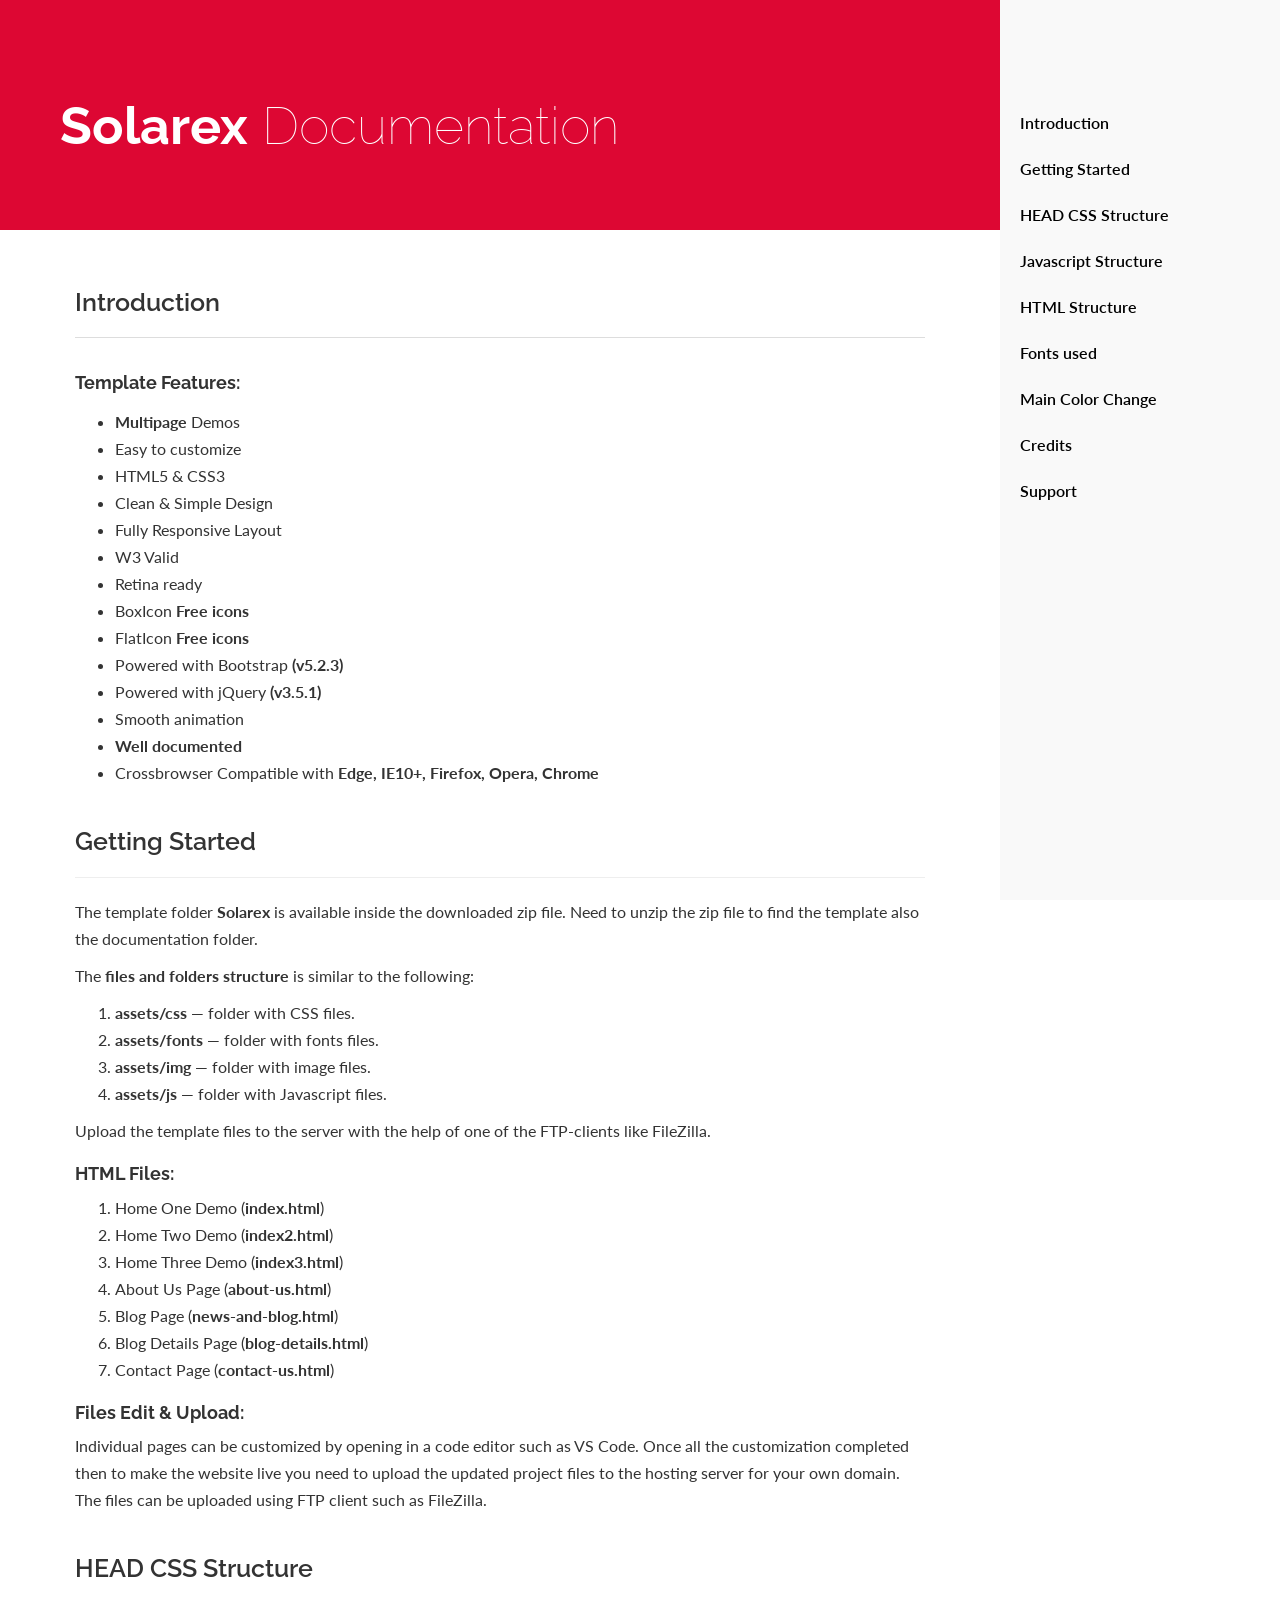
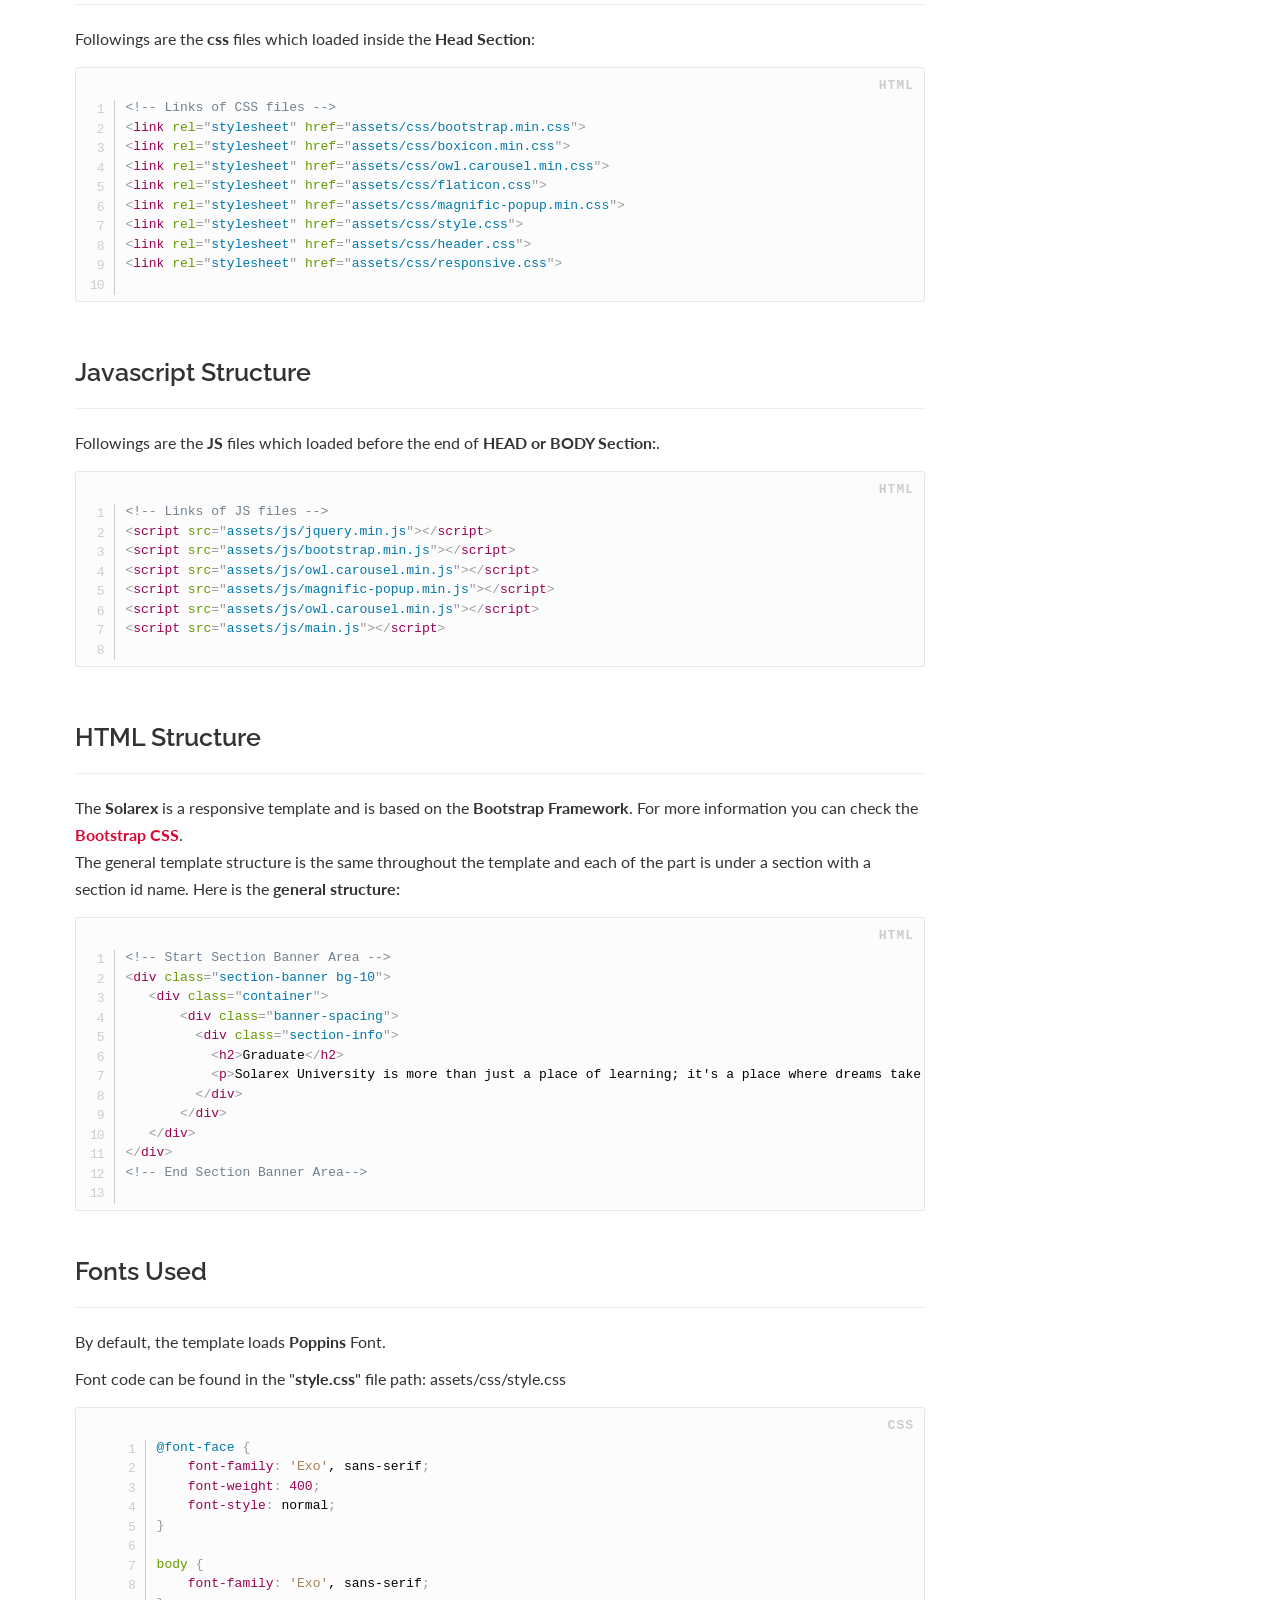
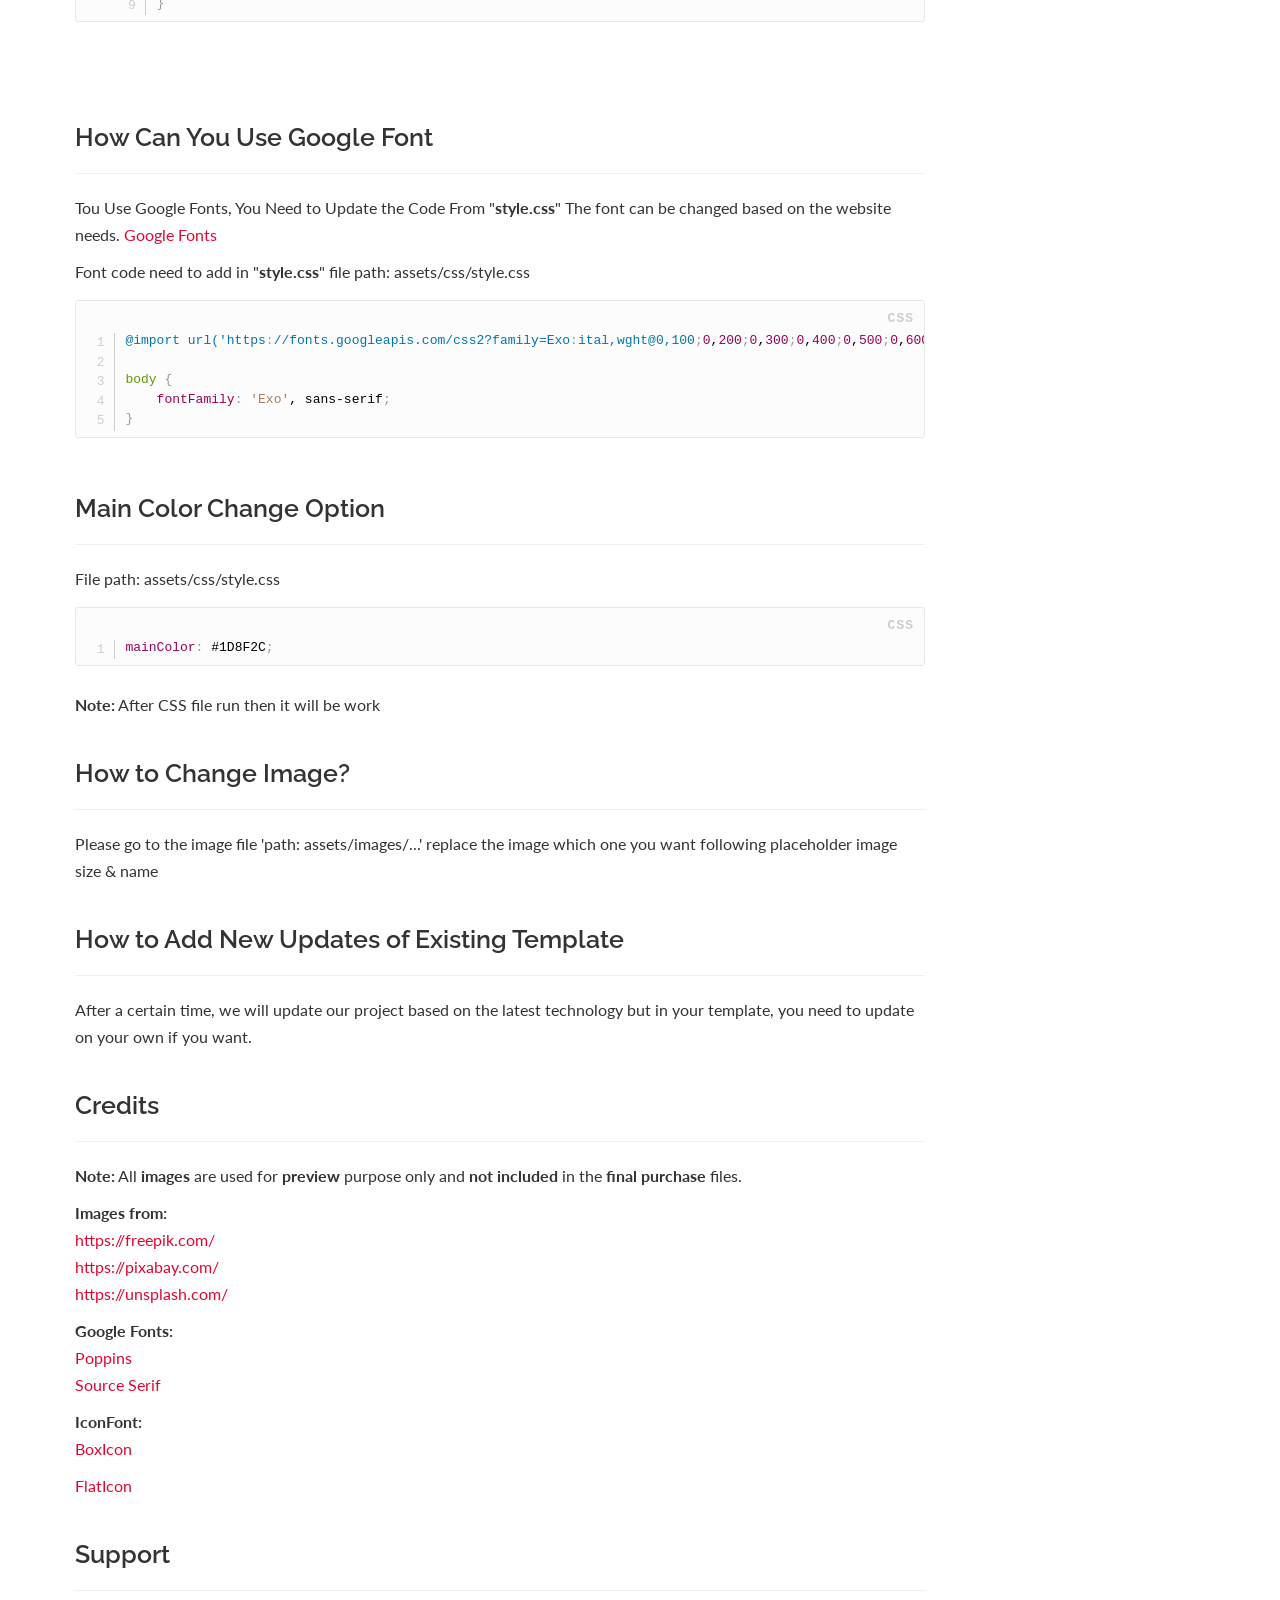
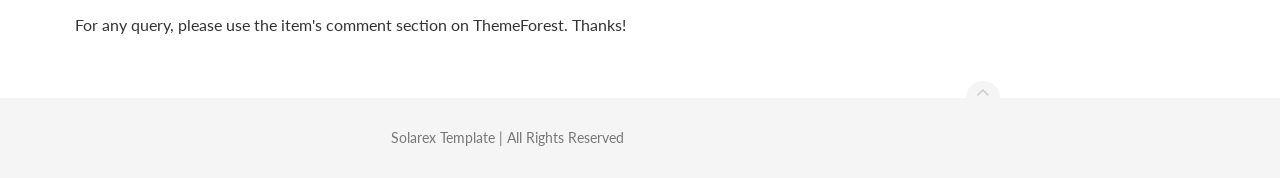
<file: documentation/index.html>
<!DOCTYPE html>
<html lang="en">
    <head>
        <meta charset="utf-8">
        <meta http-equiv="X-UA-Compatible" content="IE=edge">
        <meta name="viewport" content="width=device-width, initial-scale=1">
        <meta name="description" content="">
        <meta name="keywords" content="">
        <title>Solarex - Bootstrap Template</title>
        <!-- Style CSS -->
        <link href="css/all.css" rel="stylesheet">
        <!-- Fonts -->
        <link href="https://fonts.googleapis.com/css?family=Raleway:100,300,400,500%7CLato:300,400" rel="stylesheet" type="text/css">
		<link rel="icon" type="image/png" href="images/favicon.png">
    </head>

    <body data-spy="scroll" data-target=".sidebar" data-offset="200">

        <!-- Sidebar -->
        <aside class="sidebar sidebar-boxed sidebar-dark">  
            <ul class="nav sidenav dropable">
                <li><a href="#introduction">Introduction</a></li>
                <li><a href="#getting_started" title="Getting Started">Getting Started</a></li>
                <li><a href="#head_css_structure" title="HEAD CSS Structure">HEAD CSS Structure</a></li>
                <li><a href="#javascript_structure" title="Javascript Structure">Javascript Structure</a></li>
                <li><a href="#html_structure" title="HTML Structure">HTML Structure</a></li>
                <li><a href="#fonts_used" title="Fonts used">Fonts used</a></li>
                <li><a href="#color-change-option" title="Main Color Change Option">Main Color Change</a></li>
                <li><a href="#credits" title="Credits">Credits</a></li>
                <li><a href="#supports" title="Support">Support</a></li>
            </ul>
        </aside>
        <!-- END Sidebar -->

<header class="site-header navbar-transparent"> 
    <!-- Banner -->
    <div class="banner auto-size" style="background-color: #DD0733">
        <div class="container-fluid text-white" style="background-color: #DD0733;padding-left: 0;">
            <h1 style="margin: 0; padding: 30px 0;"><strong>Solarex</strong> Documentation</h1>
        </div>
    </div>
    <!-- END Banner --> 
</header>
        
<main class="container-fluid"> 
    <!-- Main content -->
    <article class="main-content" role="main">
        <section id="introduction">
            <h2 style="margin-top: 0; line-height: 45px;">Introduction</h2>
            <h6 style="margin-top: 35px; margin-bottom: 15px;"><strong>Template Features:</strong></h6>
            <ul>
                <li><strong>Multipage</strong> Demos</li>
                <li>Easy to customize</li>
                <li>HTML5 & CSS3</li>
                <li>Clean & Simple Design</li>
                <li>Fully Responsive Layout</li>
                <li>W3 Valid</li>
                <li>Retina ready</li>
                <li>BoxIcon <strong>Free icons</strong></li>
                <li>FlatIcon <strong>Free icons</strong></li>
                <li>Powered with Bootstrap <strong>(v5.2.3)</strong></li>
                <li>Powered with jQuery <strong>(v3.5.1)</strong></li>
                <li>Smooth animation</li>
                <li><strong>Well documented</strong></li>
                <li>Crossbrowser Compatible with <strong>Edge, IE10+, Firefox, Opera, Chrome</strong></li>
            </ul>
        </section>
               
        <section id="getting_started">
            <div class="page-header">
                <h3 style="margin-top: 0; margin-bottom: 12px;">Getting Started</h3>
            </div>
            <p>The template folder <strong>Solarex</strong> is available inside the downloaded zip file. Need to unzip the zip file to find the template also the documentation folder.</p>
            <p>The <strong>files and folders structure</strong> is similar to the following:</p>
            <ol>
                <li><strong>assets/css</strong> — folder with CSS files.</li>
                <li><strong>assets/fonts</strong> — folder with fonts files.</li>
                <li><strong>assets/img</strong> — folder with image files.</li>
                <li><strong>assets/js</strong> — folder with Javascript files.</li>
            </ol>
            <p>Upload the template files to the server with the help of one of the FTP-clients like FileZilla.</p>
            <h6 style="margin-top: 20px;"><strong>HTML Files:</strong></h6>
            <ol>
                <li>Home One Demo (<b>index.html</b>)</li>
                <li>Home Two Demo (<b>index2.html</b>)</li>
                <li>Home Three Demo (<b>index3.html</b>)</li>
                <li>About Us Page (<b>about-us.html</b>)</li>
                <li>Blog Page (<b>news-and-blog.html</b>)</li>
                <li>Blog Details Page (<b>blog-details.html</b>)</li>
                <li>Contact Page (<b>contact-us.html</b>)</li>
            </ol>
            <h6 style="margin-top: 20px;"><strong>Files Edit & Upload:</strong></h6>
            <p>Individual pages can be customized by opening in a code editor such as VS Code. Once all the customization completed then to make the website live you need to upload the updated project files to the hosting server for your own domain. The files can be uploaded using FTP client such as FileZilla.</p>
        </section>
                
        <section id="head_css_structure">
            <div class="page-header">
                <h3 style="margin-top: 0; margin-bottom: 12px;">HEAD CSS Structure</h3>
            </div>
            <p>Followings are the <strong>css</strong> files which loaded inside the <strong>Head Section</strong>:</p>
<pre class="line-numbers">
<code class="language-markup">
<div>
&lt;!-- Links of CSS files --&gt;
<div>&lt;link rel="stylesheet" href="assets/css/bootstrap.min.css"&gt;</div>
<div>&lt;link rel="stylesheet" href="assets/css/boxicon.min.css"&gt;</div>
<div>&lt;link rel="stylesheet" href="assets/css/owl.carousel.min.css"&gt;</div>
<div>&lt;link rel="stylesheet" href="assets/css/flaticon.css"&gt;</div>
<div>&lt;link rel="stylesheet" href="assets/css/magnific-popup.min.css"&gt;</div>
<div>&lt;link rel="stylesheet" href="assets/css/style.css"&gt;</div>
<div>&lt;link rel="stylesheet" href="assets/css/header.css"&gt;</div>
<div>&lt;link rel="stylesheet" href="assets/css/responsive.css"&gt;</div>
</div>
</code>
</pre class="brush:css">
        </section>

        <section id="javascript_structure">
            <div class="page-header">
                <h3 style="margin-top: 0; margin-bottom: 12px;">Javascript Structure</h3>
            </div>
            <p>Followings are the <strong>JS</strong> files which loaded before the end of <strong>HEAD or BODY Section:</strong>.</p>
<pre class="line-numbers">
<code class="language-markup">
<div>
&lt;!-- Links of JS files --&gt;
<div>&lt;script src="assets/js/jquery.min.js"&gt;&lt;/script&gt;</div>
<div>&lt;script src="assets/js/bootstrap.min.js"&gt;&lt;/script&gt;</div>
<div>&lt;script src="assets/js/owl.carousel.min.js"&gt;&lt;/script&gt;</div>
<div>&lt;script src="assets/js/magnific-popup.min.js"&gt;&lt;/script&gt;</div>
<div>&lt;script src="assets/js/owl.carousel.min.js"&gt;&lt;/script&gt;</div>
<div>&lt;script src="assets/js/main.js"&gt;&lt;/script&gt;</div>
</div>
</code>
</pre>
        </section>
                
        <section id="html_structure" style="padding-bottom: 0;">
            <div class="page-header">
                <h3 style="margin-top: 0; margin-bottom: 12px;">HTML Structure</h3>
            </div>
            The <strong>Solarex</strong> is a responsive template and is based on the <strong>Bootstrap Framework</strong>. For more information you can check the <a target="_blank" href="https://getbootstrap.com/"><strong>Bootstrap CSS</strong></a>.
            <p>The general template structure is the same throughout the template and each of the part is under a section with a section id name. Here is the <strong>general structure:</strong></p>
<pre class="line-numbers">
<code class="language-markup">
<div>
<div>&lt;!-- Start Section Banner Area --&gt;</div>
<div>&lt;div class="section-banner bg-10"&gt;</div>
<div>   &lt;div class="container"&gt;</div>
<div>       &lt;div class="banner-spacing"&gt;</div>
<div>         &lt;div class="section-info"&gt;</div>
<div>           &lt;h2&gt;Graduate&lt;/h2&gt;</div>
<div>           &lt;p&gt;Solarex University is more than just a place of learning; it's a place where dreams take flight, where ideas flourish, and where you'll find the support and...&lt;p&gt;</div>
<div>         &lt;/div&gt;</div>
<div>       &lt;/div&gt;</div>
<div>   &lt;/div&gt;</div>
<div>&lt;/div&gt;</div>
<div>&lt;!-- End Section Banner Area--&gt;</div>
</div>
</code>
</pre>
        </section>

        <section id="fonts_used">
            <div class="page-header">
                <h3 style="margin-bottom: 12px;">Fonts Used</h3 >
            </div>
            <p>By default, the template loads <strong>Poppins</strong> Font.</p>
            <p>
                Font code can be found in the &quot;<strong>style.css</strong>&quot; file path: assets/css/style.css
            </p>
<pre class="line-numbers">
    <code class="language-css">
    @font-face {
        font-family: 'Exo', sans-serif;
        font-weight: 400;
        font-style: normal;
    }

    body {
        font-family: 'Exo', sans-serif;
    }
    </code>
</pre>
        </section>

        <section id="fonts_used">
            <div class="page-header">
                <h3 style="margin-bottom: 12px;">How Can You Use Google Font</h3 >
            </div>
            <p>Tou Use Google Fonts, You Need to Update the Code From &quot;<strong>style.css</strong>&quot; The font can be changed based on the website needs. <a target="_blank" href="https://fonts.google.com/">Google Fonts</a></p>
            <p>
                Font code need to add in &quot;<strong>style.css</strong>&quot; file path: assets/css/style.css
            </p>
<pre class="line-numbers">
<code class="language-css">
    @import url('https://fonts.googleapis.com/css2?family=Exo:ital,wght@0,100;0,200;0,300;0,400;0,500;0,600;0,700;0,800;0,900;1,100;1,200;1,300;1,400;1,500;1,600;1,700;1,800;1,900&family=Satisfy&family=Source+Serif+4:ital,opsz,wght@0,8..60,200;0,8..60,300;0,8..60,400;0,8..60,500;0,8..60,600;0,8..60,700;0,8..60,800;0,8..60,900;1,8..60,200;1,8..60,300;1,8..60,400;1,8..60,500;1,8..60,600;1,8..60,700;1,8..60,800;1,8..60,900&display=swap');

body {
    fontFamily: 'Exo', sans-serif;
}
</code>
</pre>
        </section>

        <section id="color-change-option">
            <div class="page-header">
                <h3 style="margin-top: 0; margin-bottom: 12px;">Main Color Change Option</h3>
            </div>
            <p>File path: assets/css/style.css</p>

<pre class="line-numbers">
<code class="language-css">
mainColor: #1D8F2C;
</code>
</pre>
    <p><b>Note:</b> After CSS file run then it will be work</p>
        </section>
                    
        <section id="how-to-change-image">
            <div class="page-header">
                <h3 style="margin-top: 0; margin-bottom: 12px;">How to Change Image?</h3>
            </div>
            <p>Please go to the image file 'path: assets/images/...' replace the image which one you want following placeholder image size & name</p>
        </section>
				 
        <section>
            <div class="page-header">
                <h3 style="margin-top: 0; margin-bottom: 12px;">How to Add New Updates of Existing Template</h3>
            </div>
            <p>After a certain time, we will update our project based on the latest technology but in your template, you need to update on your own if you want.</p>
        </section>
    
        <section id="credits">
            <div class="page-header">
                <h3 style="margin-top: 0; margin-bottom: 12px;">Credits</h3>
            </div>
            <p><strong>Note:</strong> All <strong>images</strong> are used for <strong>preview</strong> purpose only and <strong>not included</strong> in the <strong>final purchase</strong> files.</p>
            <p><strong>Images from:</strong><br />
                <a target="_blank" href="https://www.freepik.com/">https://freepik.com/</a><br />
                <a target="_blank" href="https://pixabay.com/">https://pixabay.com/</a><br />
                <a target="_blank" href="https://unsplash.com/">https://unsplash.com/</a><br />
            </p>
            <p>
                <strong>Google Fonts:</strong><br/>
                <a href="https://fonts.google.com/specimen/Poppins?query=popp">Poppins</a><br>
                <a href="https://fonts.google.com/specimen/Source+Serif+4?query=Source+">Source Serif</a><br>
            </p>
            <p><strong>IconFont:</strong><br>
                <a target="_blank" href="https://boxicons.com/">BoxIcon</a><br></p>
                <a target="_blank" href="https://www.flaticon.com/">FlatIcon</a><br></p>
        </section>
        
        <section id="supports">
            <div class="page-header">
                <h3 style="margin-top: 0; margin-bottom: 12px;">Support</h3>
            </div>
            <p>For any query, please use the item's comment section on ThemeForest. Thanks!</p>
        </section>
    </article>
    <!-- END Main content --> 
</main>

    <!-- Footer -->
    <footer class="site-footer text-center">
        <div class="container-fluid"> <a id="scroll-up" href="#"><i class="fa fa-angle-up"></i></a>
            <p>Solarex Template | All Rights Reserved</p>
        </div>
    </footer>
    <!-- END Footer -->
    
    <!-- Scripts -->
    <script src="js/all.js"></script>
    <script src="js/main.js"></script>
</body>
</html>
</file>
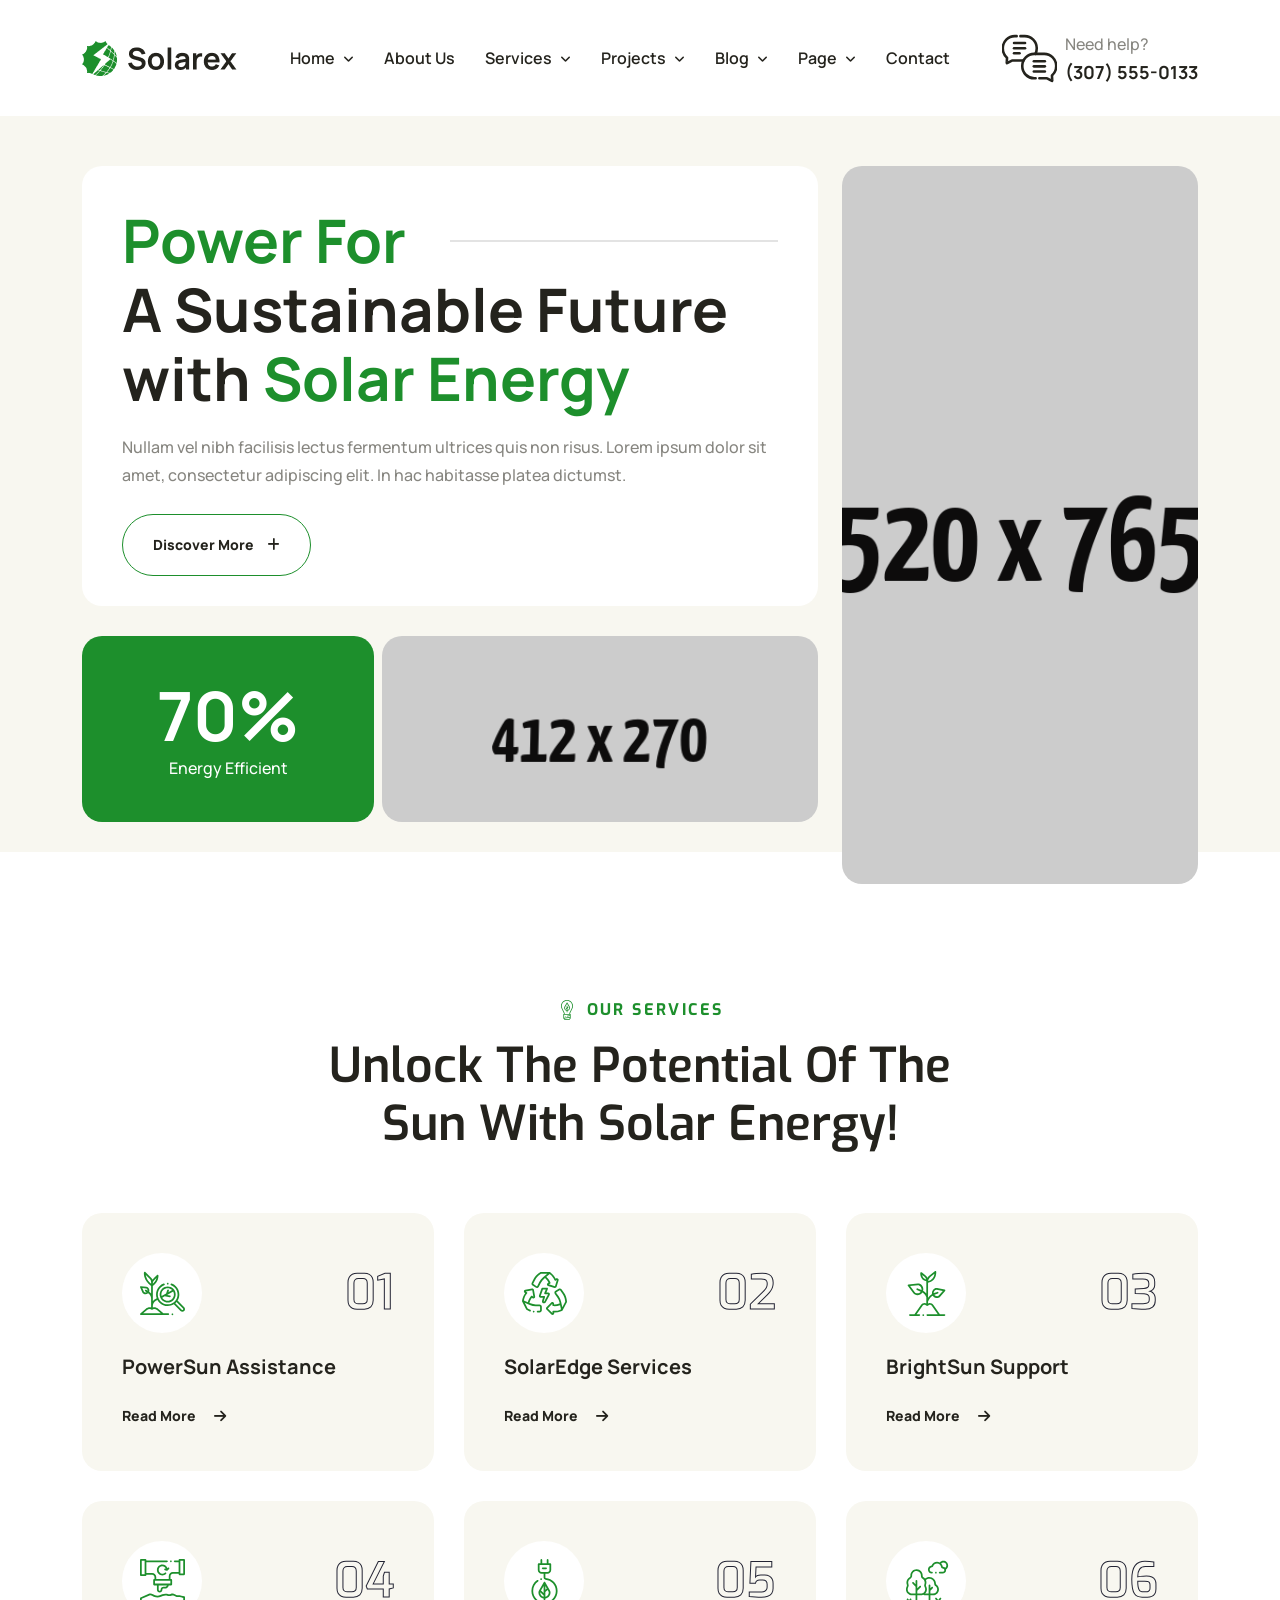
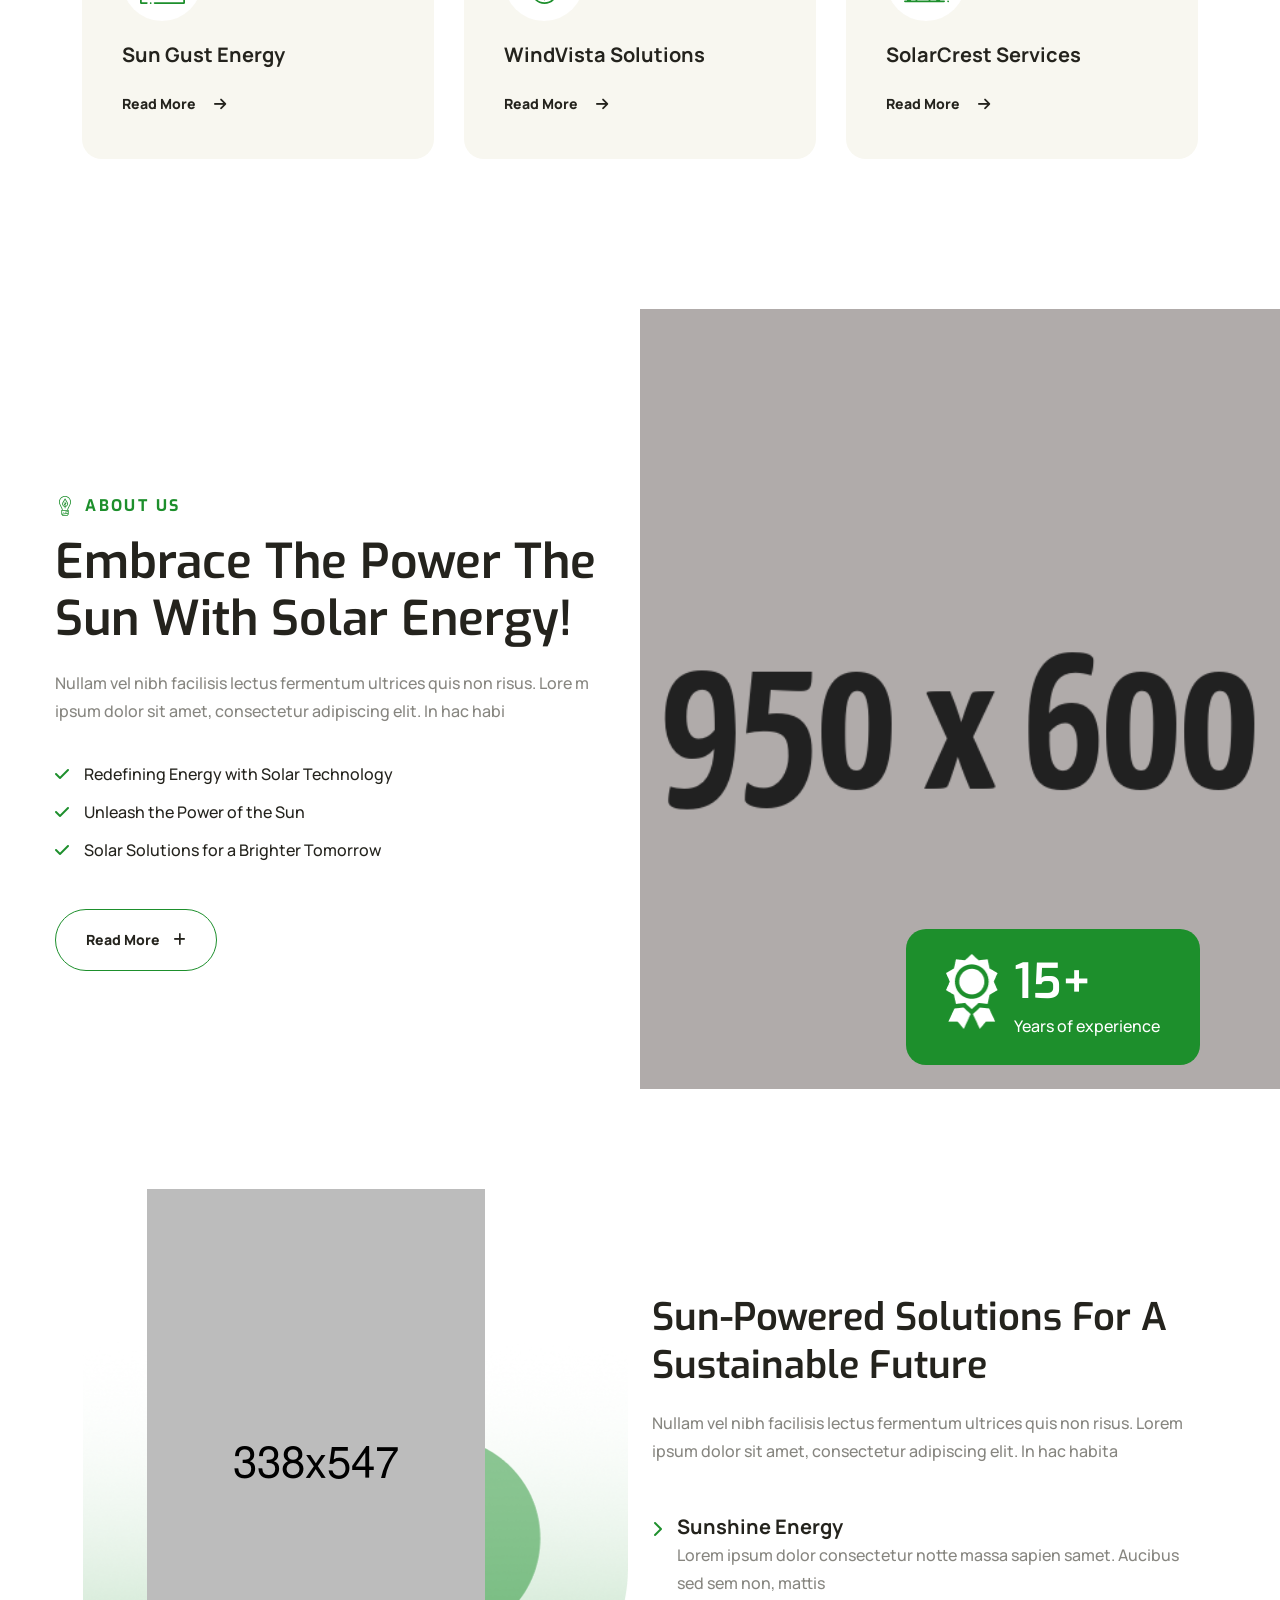
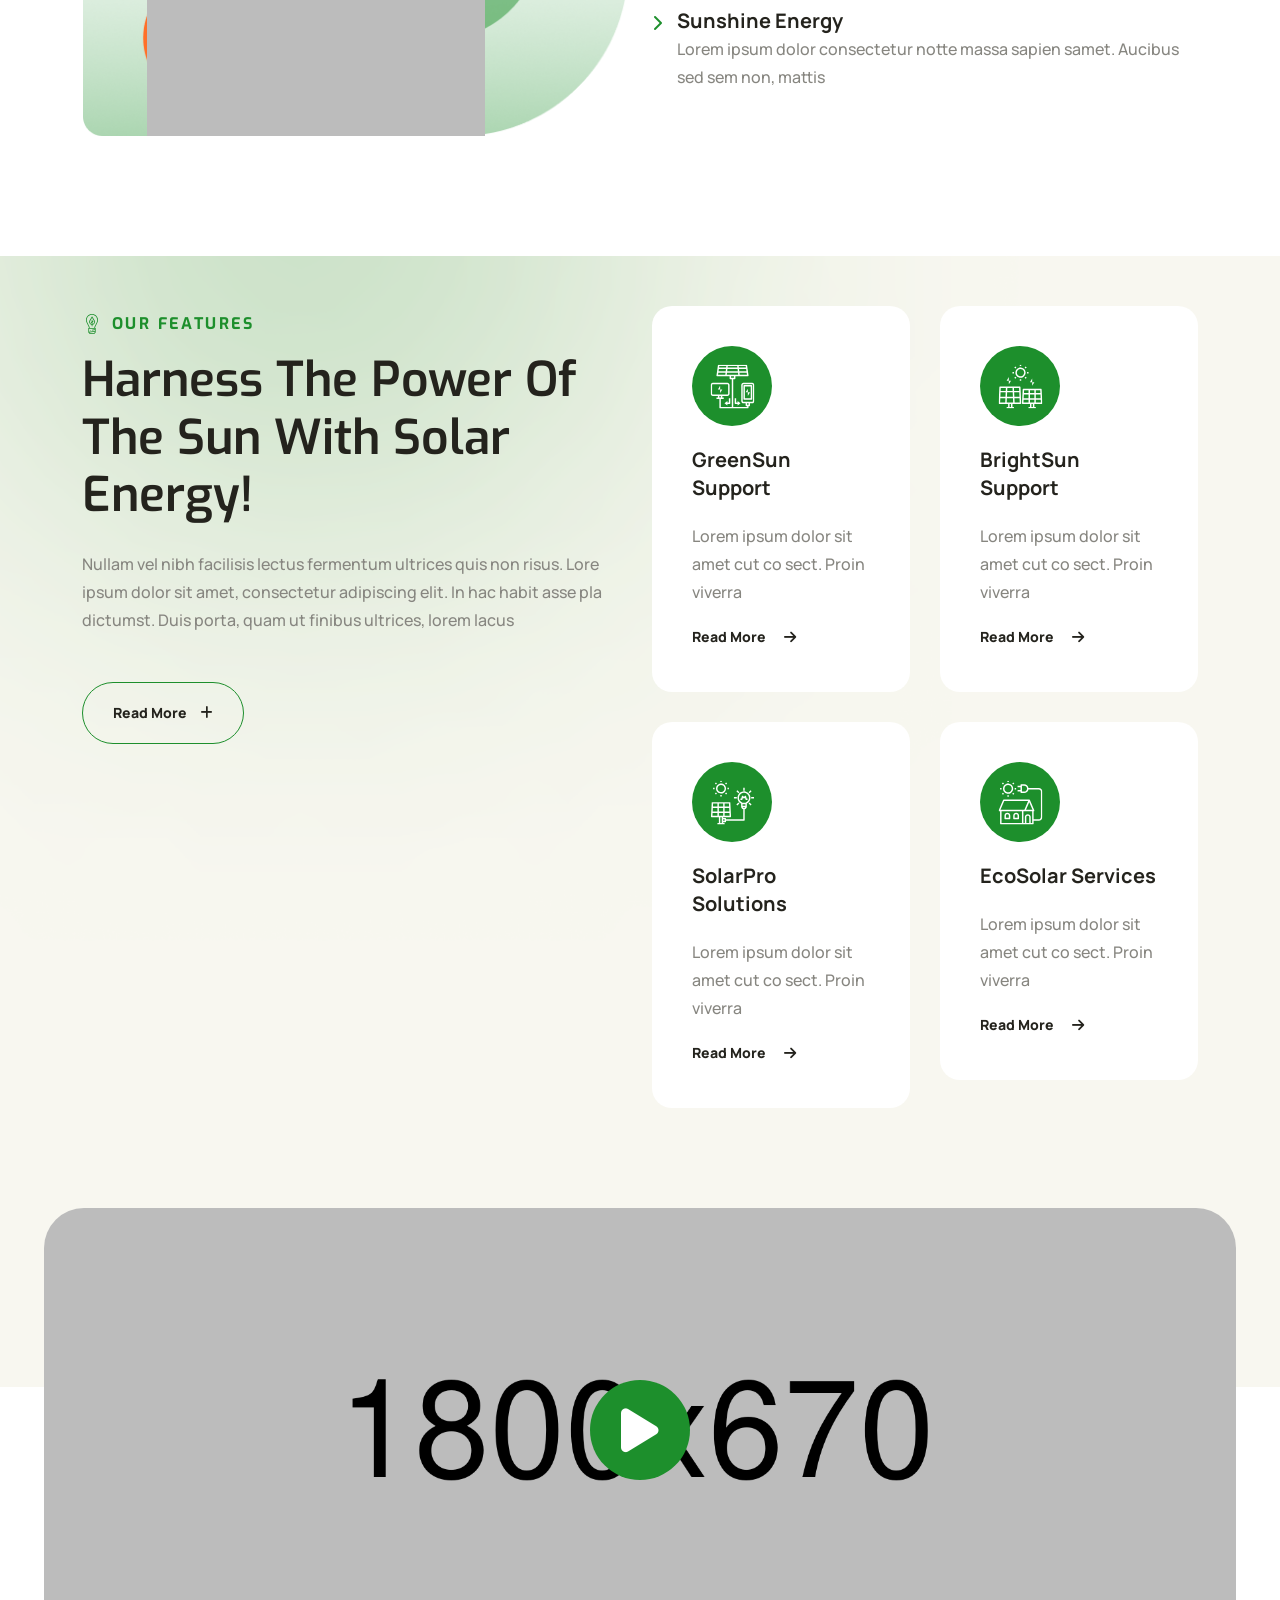
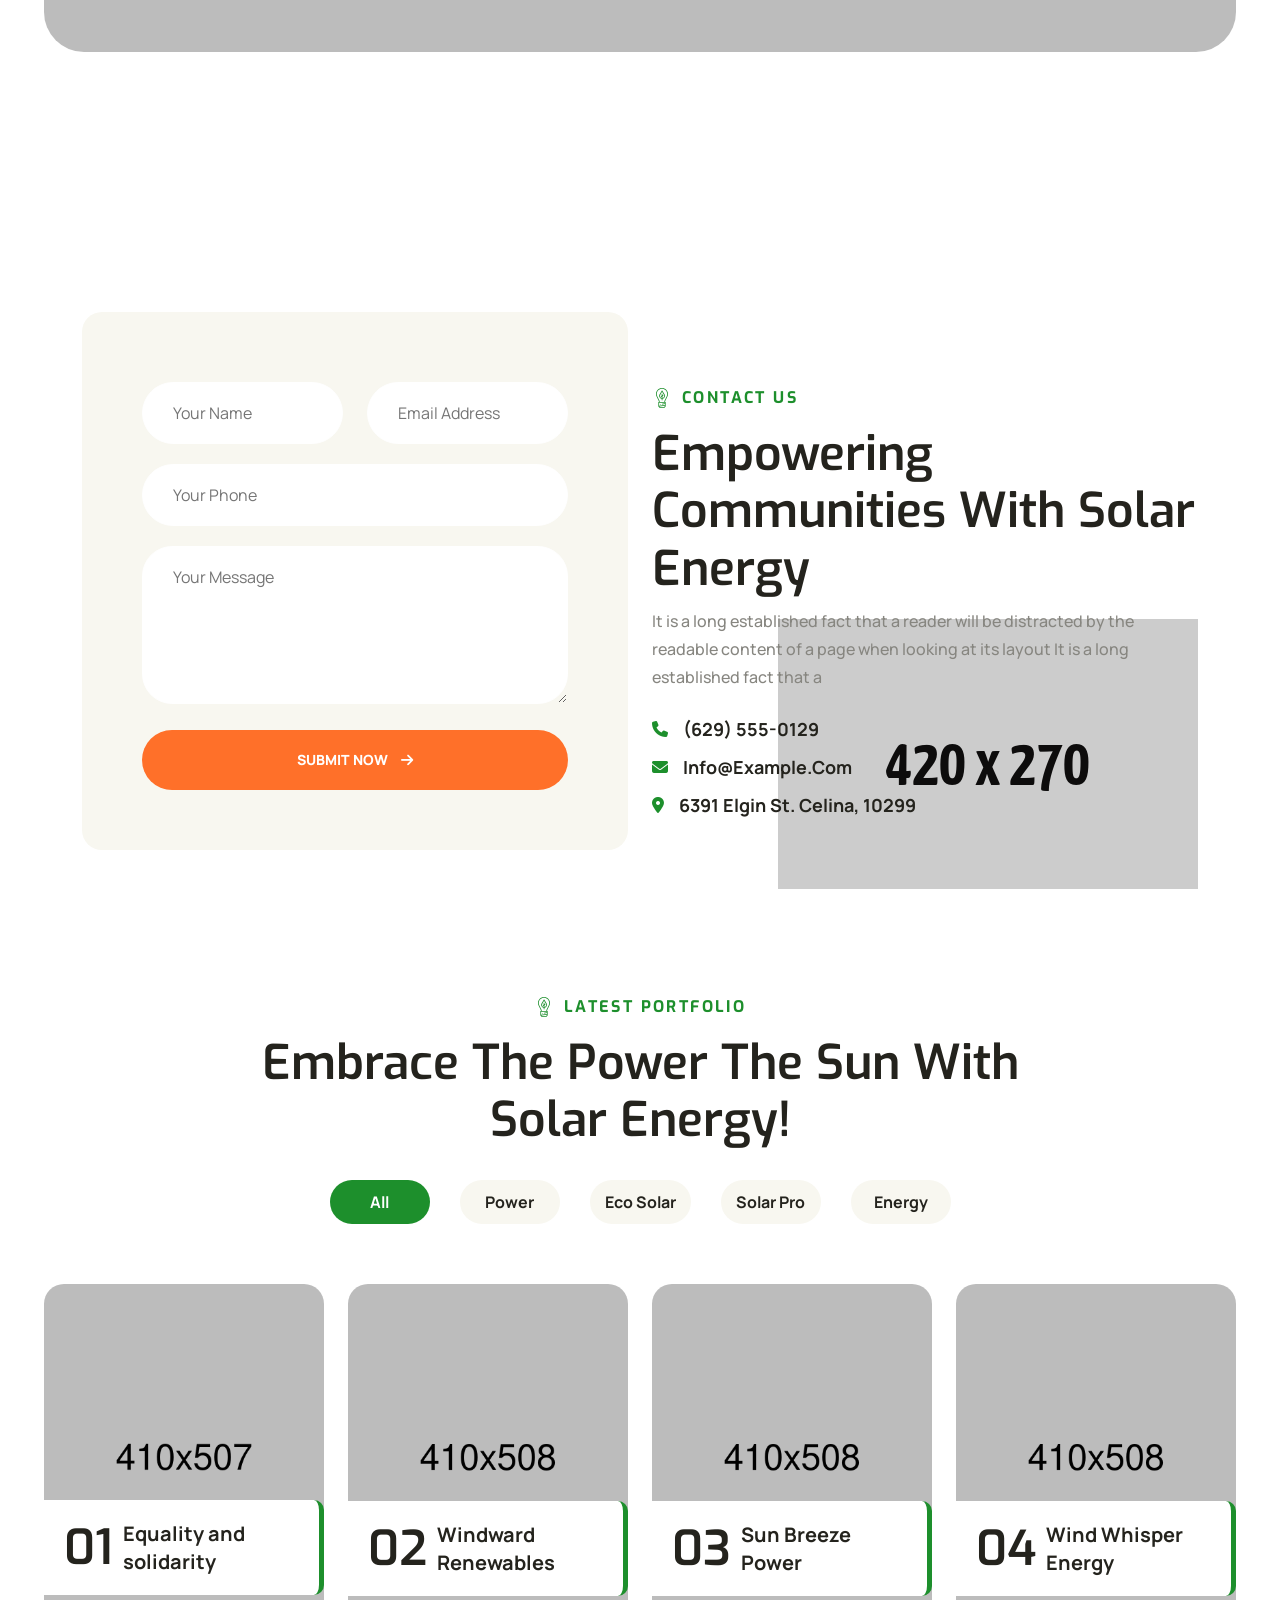
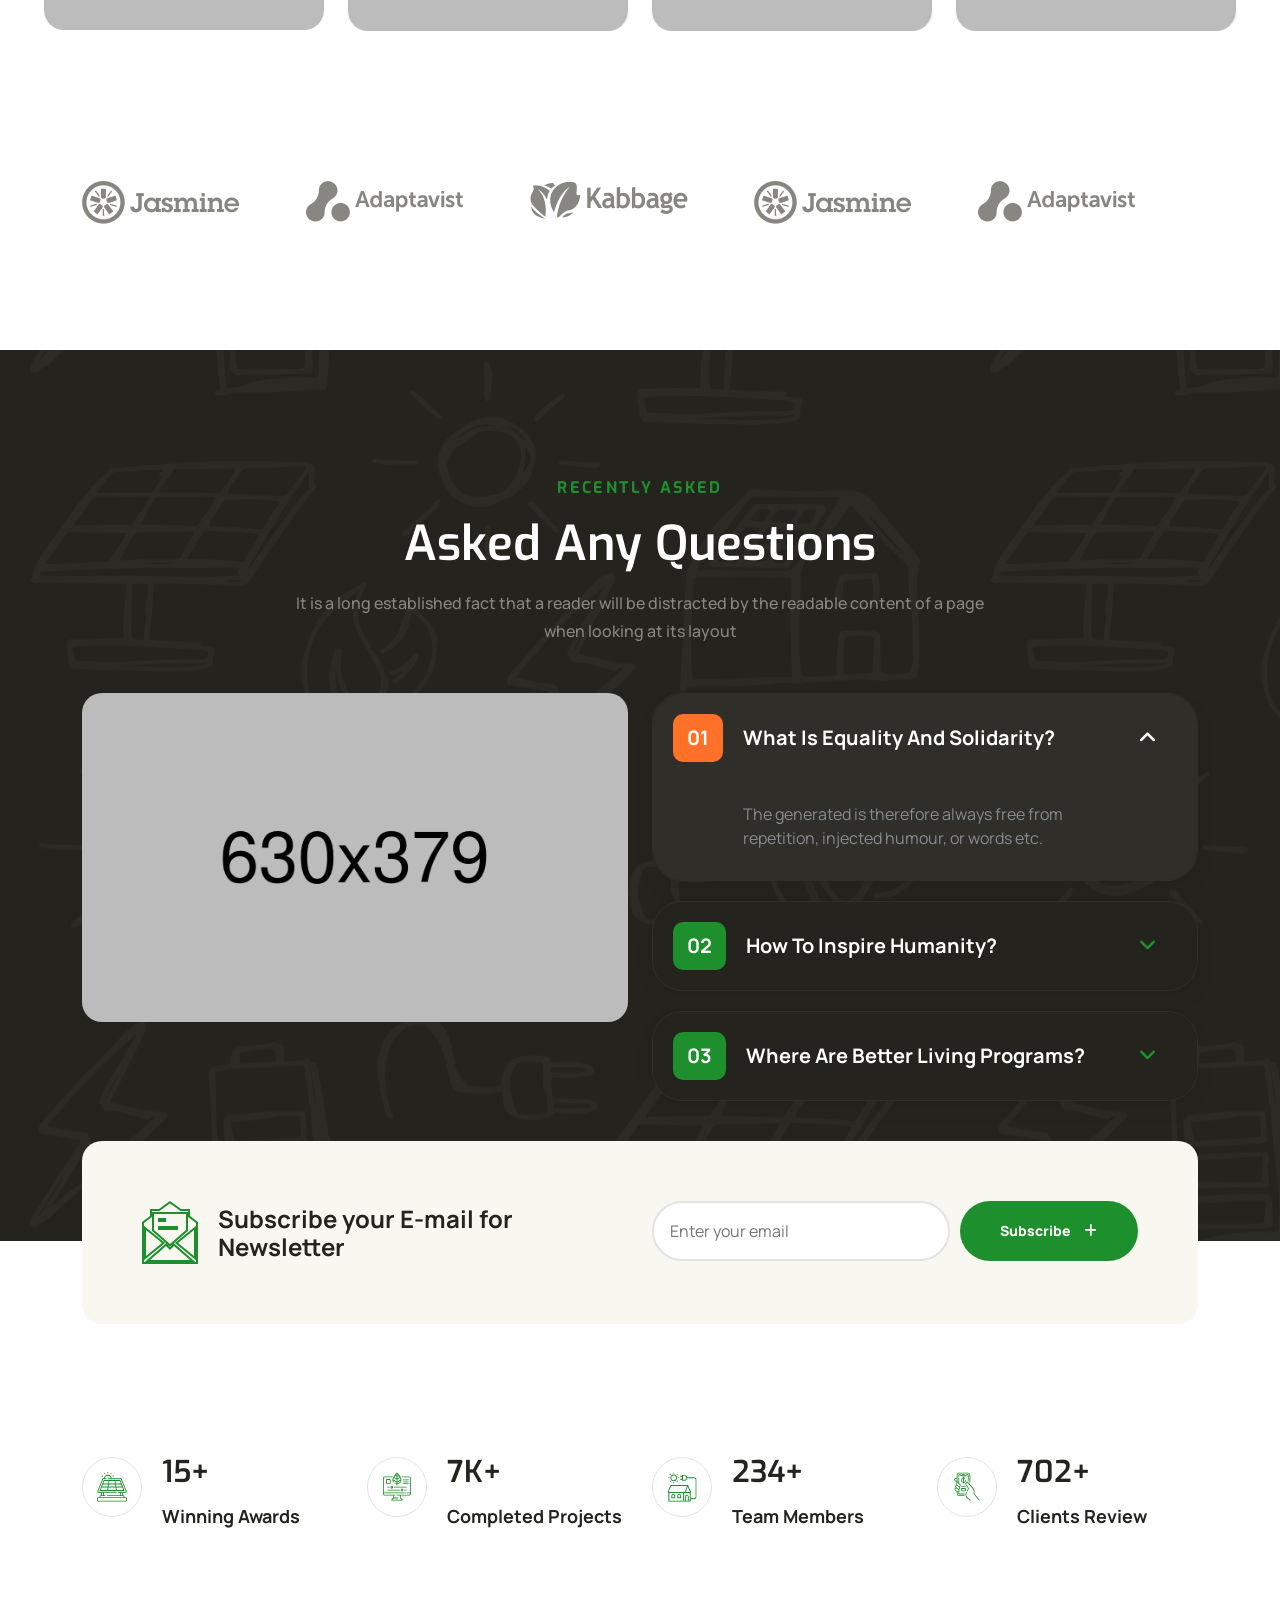
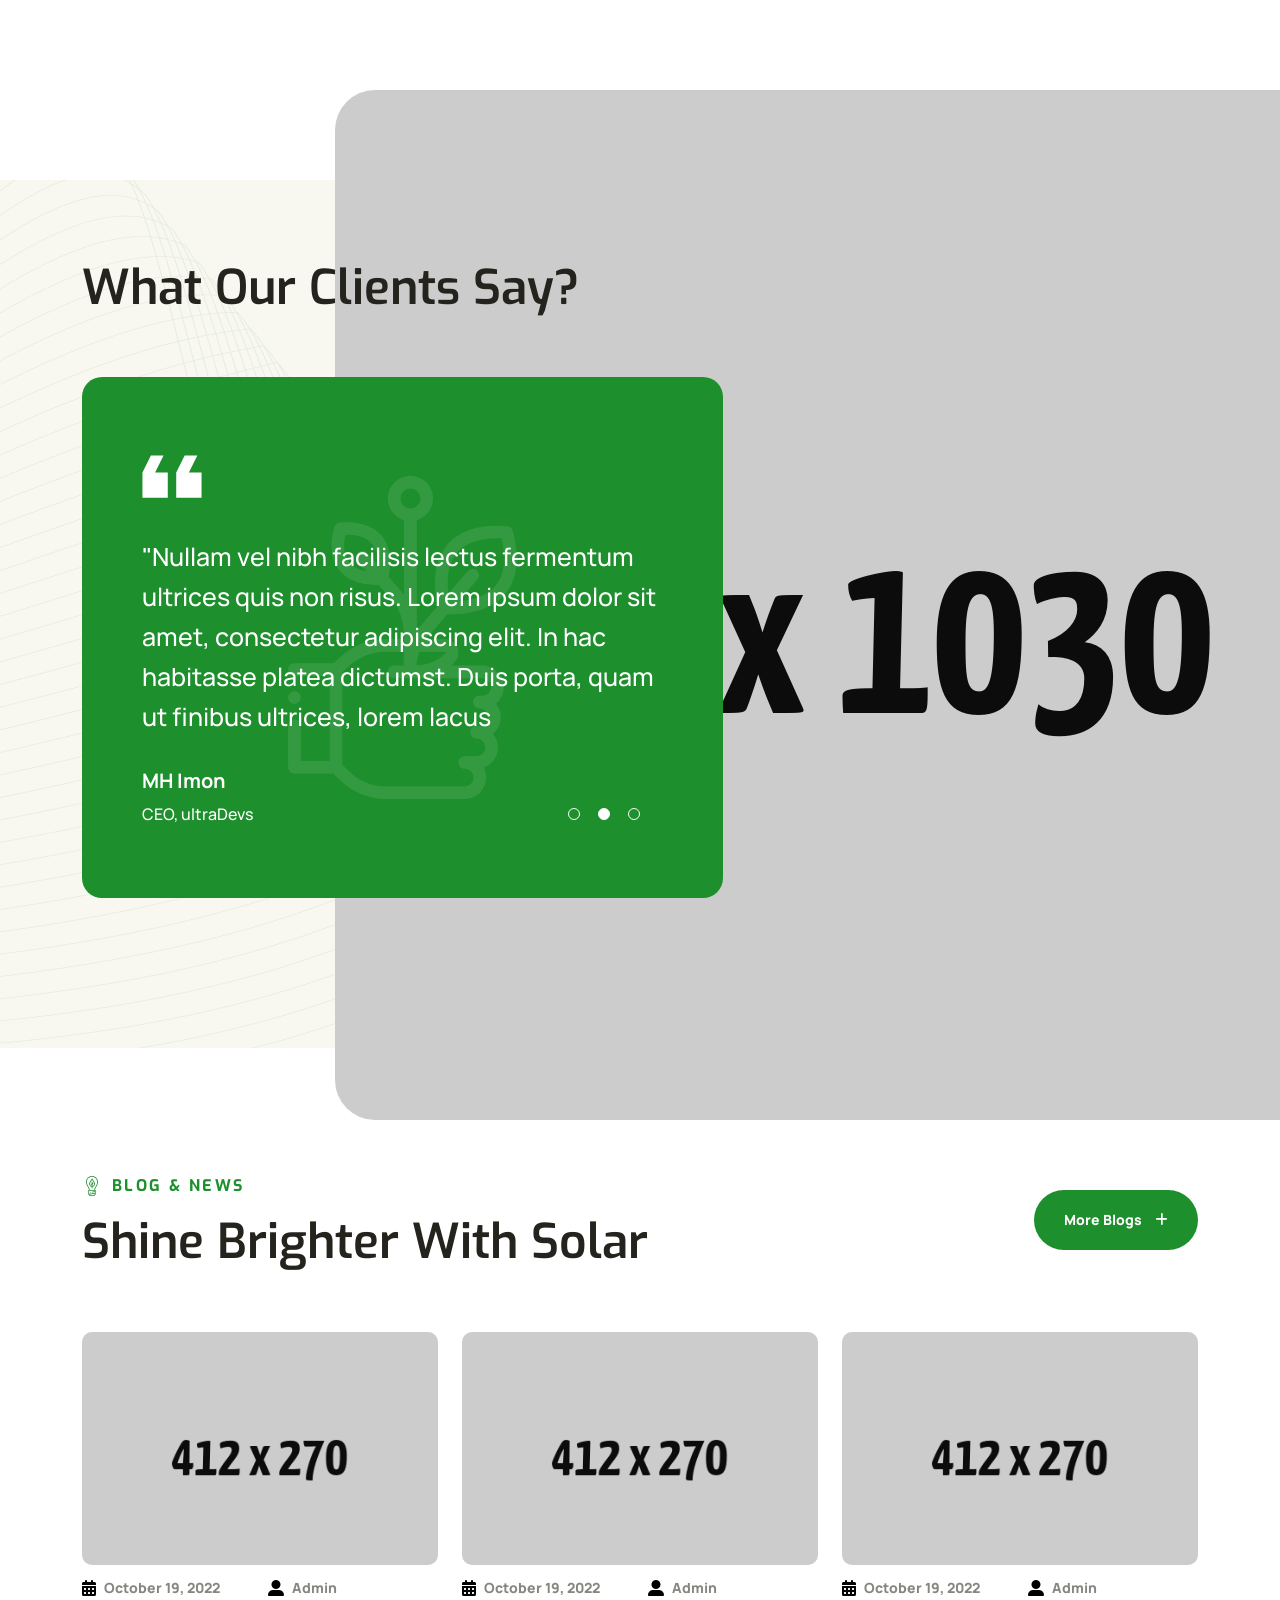
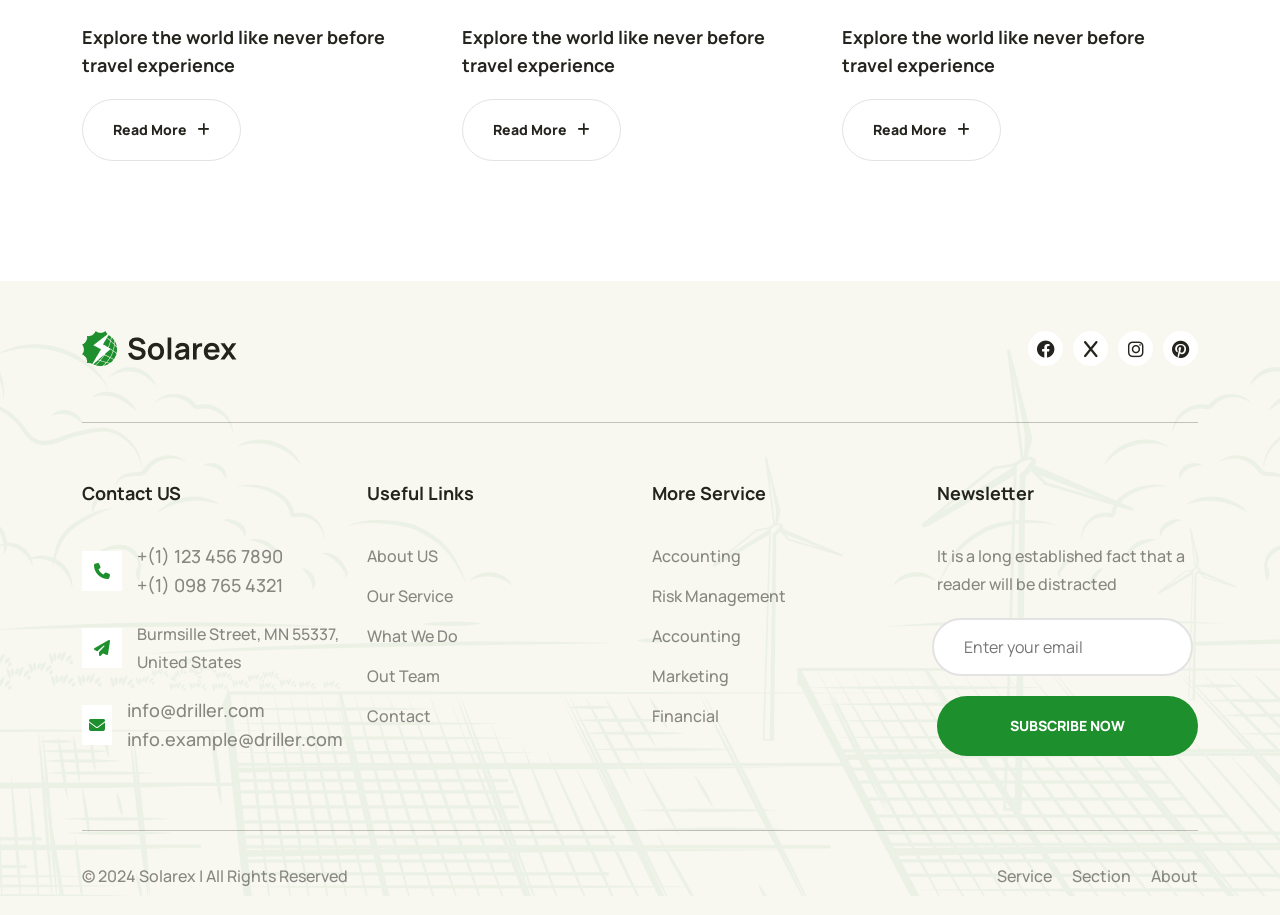
<file: Template_file/solarex/index.html>
<!DOCTYPE html>
<!-- Language -->
<html lang="zxx">
	<head>
		<!-- Meta Tags -->
		<meta charset="UTF-8">
		<meta name="viewport" content="width=device-width, initial-scale=1.0">
		<!-- Page Title -->
		<title>Solarex - Solar & Renewable Energy HTML Template</title>
		<!-- Favicon -->
		<link rel="shortcut icon" href="./assets/images/favicon.ico">

		<!-- Bootstrap CSS -->
		<link rel="stylesheet" href="assets/vendors/bootstrap/css/bootstrap.min.css">
		<!-- FontAwesome CSS -->
		<link rel="stylesheet" href="./assets/vendors/font-awesome/css/all.min.css">
		<!-- Slick Slider CSS -->
		<link rel="stylesheet" href="./assets/vendors/slick-slider/slick.css">
		<!-- Slick Slider Theme -->
		<link rel="stylesheet" href="./assets/vendors/slick-slider/slick-theme.css">

		<!-- MetisMenu CSS -->
		<link rel="stylesheet" href="./assets/vendors/metismenu/metismenu.css">

		<!-- Magnific Popup -->
		<link rel="stylesheet" href="./assets//vendors/magnific-popup/magnific-popup.css">

		<!-- Main Stylesheet -->
		<link rel="stylesheet" href="./assets/css/style.css">

	</head>
	<body class="body-wrapper home-one" data-scroll-animation="true">
		<!-- Overlay -->
		<div class="overlay"></div>

		<!-- Header Start -->
		<header class="srex-header srex-header--home-one">
			<div class="container">
				<nav
					class="ud-main-menu ud-main-menu--home-one d-flex align-items-center justify-content-between"
					aria-label="Main Navigation"
				>
					<div class="ud-main-menu__logo">
						<a href="index.html">
							<img
								src="assets/images/logo-black.png"
								alt="Solarex"
							>
						</a>
					</div>
					<ul class="ud-main-menu__links d-none d-lg-flex">
						<li>
							<a href="#"
								>Home <i class="fa-solid fa-angle-down"></i
							></a>
							<ul class="ud-main-menu__sub-menu">
								<li><a href="index.html">Home 1</a></li>
								<li><a href="index-2.html">Home 2</a></li>
								<li><a href="index-3.html">Home 3</a></li>
							</ul>
						</li>
						<li>
							<a href="about.html">About Us</a>
						</li>
						<li>
							<a href="#"
								>Services <i class="fa-solid fa-angle-down"></i
							></a>
							<ul class="ud-main-menu__sub-menu">
								<li><a href="services.html">Services</a></li>
								<li>
									<a href="services-details.html"
										>Services Details</a
									>
								</li>
							</ul>
						</li>
						<li>
							<a href="#"
								>Projects <i class="fa-solid fa-angle-down"></i
							></a>
							<ul class="ud-main-menu__sub-menu">
								<li><a href="projects.html">Projects</a></li>
								<li>
									<a href="projects-details.html"
										>Projects Details</a
									>
								</li>
							</ul>
						</li>
						<li>
							<a href="#"
								>Blog <i class="fa-solid fa-angle-down"></i
							></a>
							<ul class="ud-main-menu__sub-menu">
								<li><a href="blog.html">Blog</a></li>
								<li>
									<a href="blog-details.html">Blog Details</a>
								</li>
							</ul>
						</li>
						<li>
							<a href="#"
								>Page <i class="fa-solid fa-angle-down"></i
							></a>
							<ul class="ud-main-menu__sub-menu">
								<li><a href="faq.html">FAQ</a></li>
							</ul>
						</li>
						<li>
							<a href="contact.html">Contact</a>
						</li>
					</ul>

					<div class="ud-hamburger-menu d-block d-lg-none">
						<div class="ud-hamburger-menu__btn">
							<span></span>
						</div>
					</div>

					<div
						class="srex-header__call d-flex align-items-center gap-2 m-0 d-none d-xl-flex"
					>
						<img src="./assets/images/chat.svg" alt="Chat" >
						<div>
							<span>Need help?</span>
							<h4>
								<a href="tel:+3075550133">(307) 555-0133</a>
							</h4>
						</div>
					</div>
				</nav>
			</div>

			<!-- Side Popup -->
			<div class="ud-side-popup ud-side-popup--home-one">
				<div class="ud-side-popup__header">
					<div class="ud-side-popup__header-logo">
						<img
							src="./assets/images/logo-black.png"
							alt="Solarex"
						>
					</div>
					<button class="side-popup-close">
						<i class="fa-solid fa-xmark"></i>
					</button>
				</div>
				<div class="ud-side-popup__body">
					<ul class="metismenu" id="side-menu">
						<li>
							<a href="#">
								Home <i class="fa-solid fa-plus"></i>
							</a>
							<ul class="sub-menu collapse" aria-expanded="false">
								<li>
									<a href="index.html">Home 1</a>
								</li>
								<li>
									<a href="index-2.html">Home 2</a>
								</li>
								<li>
									<a href="index-3.html">Home 3</a>
								</li>
							</ul>
						</li>
						<li>
							<a href="about.html">About Us</a>
						</li>
						<li>
							<a href="#">
								Services <i class="fa-solid fa-plus"></i>
							</a>
							<ul class="sub-menu collapse" aria-expanded="false">
								<li>
									<a href="services.html">Services</a>
								</li>
								<li>
									<a href="services-details.html"
										>Services Details</a
									>
								</li>
							</ul>
						</li>
						<li>
							<a href="#">
								Projects <i class="fa-solid fa-plus"></i>
							</a>
							<ul class="sub-menu collapse" aria-expanded="false">
								<li>
									<a href="projects.html">Projects</a>
								</li>
								<li>
									<a href="projects-details.html"
										>Projects Details</a
									>
								</li>
							</ul>
						</li>
						<li>
							<a href="#">
								Blog <i class="fa-solid fa-plus"></i>
							</a>
							<ul class="sub-menu collapse" aria-expanded="false">
								<li>
									<a href="blog.html">Blog</a>
								</li>
								<li>
									<a href="blog-details.html">Blog Details</a>
								</li>
							</ul>
						</li>
						<li>
							<a href="#">
								Pages <i class="fa-solid fa-plus"></i>
							</a>
							<ul class="sub-menu collapse" aria-expanded="false">
								<li>
									<a href="faq.html">FAQ</a>
								</li>
							</ul>
						</li>
						<li>
							<a href="contact.html">Contact</a>
						</li>
					</ul>
				</div>
				<div class="ud-side-popup__bottom">
					<div class="ud-side-popup__bottom-info">
						<div
							class="ud-side-popup__bottom-info-box d-flex align-items-center gap-3 py-0 m-0"
						>
							<i class="fa-solid fa-phone"></i>
							<div class="ud-header-info-box__details">
								<span>Need Help?</span>
								<h4>
									<a href="tel:+3075550133">(307) 555-0133</a>
								</h4>
							</div>
						</div>
						<div
							class="ud-side-popup__bottom-info-box d-flex align-items-center gap-3 py-0 m-0"
						>
							<i class="fa-solid fa-paper-plane"></i>
							<div class="ud-header-info-box__details">
								<span>Shreekol, Dublia Bazar</span>
								<h4>Pabna, Bangladesh</h4>
							</div>
						</div>
						<div
							class="ud-side-popup__bottom-info-box d-flex align-items-center gap-3 py-0 m-0"
						>
							<i class="fa-solid fa-envelope"></i>
							<div class="ud-header-info-box__details">
								<span>Send email</span>
								<h4>
									<a href="mailto:hello@example.com"
										>hello@example.com</a
									>
								</h4>
							</div>
						</div>
					</div>
					<ul class="ud-side-popup__bottom-socials">
						<li>
							<a href="#">
								<i class="fa-brands fa-facebook-f"></i>
							</a>
						</li>
						<li>
							<a href="#">
								<i class="fa-brands fa-x-twitter"></i>
							</a>
						</li>
						<li>
							<a href="#">
								<i class="fa-brands fa-instagram"></i>
							</a>
						</li>
						<li>
							<a href="#">
								<i class="fa-brands fa-youtube"></i>
							</a>
						</li>
					</ul>
				</div>
			</div>
		</header>
		<!-- Header End -->


		<!-- Hero Start -->
		<section class="srex-hero-one">
			<div class="container">
				<div class="row">
					<div class="col-lg-8 col-12">
						<div class="srex-hero-one__box wow ud-fade-in-left" data-wow-delay="200ms">
							<h1 class="srex-hero-one__box__text">
								<span class="srex-hero-one__box__text__top d-flex align-items-center gap-3 justify-content-between">
									Power For
									<span class="srex-hero-one__box__text__top__line"></span>
								</span>
								A Sustainable Future <br >
								with <span>Solar Energy</span>
							</h1>
							<p class="srex-hero-one__box__desc">
								Nullam vel nibh facilisis lectus fermentum
								ultrices quis non risus. Lorem ipsum dolor sit
								amet, consectetur adipiscing elit. In hac
								habitasse platea dictumst.
							</p>

							<a href="#" class="srex-btn srex-btn--outline">
								Discover More <i class="fa-solid fa-plus"></i>
							</a>
						</div>
						<div class="d-flex gap-2 align-items-center justify-content-between wow ud-fade-in-up" data-wow-delay="200ms">
							<div class="srex-hero-one__left__enery__efficient">
								<h2>70%</h2>
								<p>Energy Efficient</p>
							</div>
							<div class="srex-hero-one__left__img">
								<img
									src="./assets/images/home-one/hero-img-1.png"
									alt="Solar Panel"
								>
							</div>
						</div>
					</div>
					<div class="col-lg-4 col-12">
						<div class="srex-hero-one__right wow ud-fade-in-right" data-wow-delay="200ms">
							<img
								src="./assets/images/home-one/hero-img-2.png"
								alt="Women with Solar Panel"
							>
						</div>
					</div>
				</div>
			</div>
		</section>
		<!-- Hero End -->


		<!-- Service Start -->
		<section class="srex-service srex-section">
			<div class="container">
				<div class="srex-section__head text-center">
					<h5 class="srex-section__head__badge wow ud-fade-in-up" data-wow-delay="200ms">
						<img
							src="./assets/images/badge-icon.svg"
							alt="Badge Icon"
						>
						Our Services
					</h5>
					<h2 class="srex-section__head__title wow ud-fade-in-up" data-wow-delay="200ms">
						Unlock the potential of the sun with solar energy!
					</h2>
				</div>
				<div class="srex-info-box">
					<div class="row">
						<div class="col-md-6 col-lg-4 col-12">
							<div class="srex-info-box__item wow ud-fade-in-up" data-wow-delay="200ms">
								<div
									class="d-flex justify-content-between align-items-center"
								>
									<div class="srex-info-box__item__img">
										<img
											src="./assets/images/home-one/service/service-1.svg"
											class="srex-info-box__item__logo"
											alt="PowerSun Assistance"
										>
									</div>
									<h2 class="srex-info-box__item__number">
										01
									</h2>
								</div>
								<h3 class="srex-info-box__item__text">
									PowerSun Assistance
								</h3>
								<div class="srex-info-box__more">
									<a href="./service-details.html"
										>Read More
										<i class="fa-solid fa-arrow-right"></i
									></a>
								</div>
							</div>
						</div>
						<div class="col-md-6 col-lg-4 col-12">
							<div class="srex-info-box__item wow ud-fade-in-up" data-wow-delay="400ms">
								<div
									class="d-flex justify-content-between align-items-center"
								>
									<div class="srex-info-box__item__img">
										<img
										src="./assets/images/home-one/service/service-2.svg"
											class="srex-info-box__item__logo"
											alt="PowerSun Assistance"
										>
									</div>
									<h2 class="srex-info-box__item__number">
										02
									</h2>
								</div>
								<h3 class="srex-info-box__item__text">
									SolarEdge Services
								</h3>
								<div class="srex-info-box__more">
									<a href="./service-details.html"
										>Read More
										<i class="fa-solid fa-arrow-right"></i
									></a>
								</div>
							</div>
						</div>
						<div class="col-md-6 col-lg-4 col-12">
							<div class="srex-info-box__item wow ud-fade-in-up" data-wow-delay="600ms">
								<div
									class="d-flex justify-content-between align-items-center"
								>
									<div class="srex-info-box__item__img">
										<img
										src="./assets/images/home-one/service/service-3.svg"
											class="srex-info-box__item__logo"
											alt="BrightSun Support"
										>
									</div>
									<h2 class="srex-info-box__item__number">
										03
									</h2>
								</div>
								<h3 class="srex-info-box__item__text">
									BrightSun Support
								</h3>
								<div class="srex-info-box__more">
									<a href="./service-details.html"
										>Read More
										<i class="fa-solid fa-arrow-right"></i
									></a>
								</div>
							</div>
						</div>
						<div class="col-md-6 col-lg-4 col-12">
							<div class="srex-info-box__item wow ud-fade-in-up" data-wow-delay="800ms">
								<div
									class="d-flex justify-content-between align-items-center"
								>
									<div class="srex-info-box__item__img">
										<img
										src="./assets/images/home-one/service/service-4.svg"
											class="srex-info-box__item__logo"
											alt="Sun Gust Energy"
										>
									</div>
									<h2 class="srex-info-box__item__number">
										04
									</h2>
								</div>
								<h3 class="srex-info-box__item__text">
									Sun Gust Energy
								</h3>
								<div class="srex-info-box__more">
									<a href="./service-details.html"
										>Read More
										<i class="fa-solid fa-arrow-right"></i
									></a>
								</div>
							</div>
						</div>
						<div class="col-md-6 col-lg-4 col-12">
							<div class="srex-info-box__item wow ud-fade-in-up" data-wow-delay="1s">
								<div
									class="d-flex justify-content-between align-items-center"
								>
									<div class="srex-info-box__item__img">
										<img
										src="./assets/images/home-one/service/service-5.svg"
											class="srex-info-box__item__logo"
											alt="WindVista Solutions"
										>
									</div>
									<h2 class="srex-info-box__item__number">
										05
									</h2>
								</div>
								<h3 class="srex-info-box__item__text">
									WindVista Solutions
								</h3>
								<div class="srex-info-box__more">
									<a href="./service-details.html"
										>Read More
										<i class="fa-solid fa-arrow-right"></i
									></a>
								</div>
							</div>
						</div>
						<div class="col-md-6 col-lg-4 col-12">
							<div class="srex-info-box__item wow ud-fade-in-up" data-wow-delay="1.2s">
								<div
									class="d-flex justify-content-between align-items-center"
								>
									<div class="srex-info-box__item__img">
										<img
											src="./assets/images/home-one/service/service-6.svg"
											class="srex-info-box__item__logo"
											alt="SolarCrest Services"
										>
									</div>
									<h2 class="srex-info-box__item__number">
										06
									</h2>
								</div>
								<h3 class="srex-info-box__item__text">
									SolarCrest Services
								</h3>
								<div class="srex-info-box__more">
									<a href="./service-details.html"
										>Read More
										<i class="fa-solid fa-arrow-right"></i
									></a>
								</div>
							</div>
						</div>
					</div>
				</div>
			</div>
		</section>
		<!-- Service End -->


		<!-- About US Start-->
		<section class="srex-about-us-one srex-section">
			<div class="srex-about-us-one__container">
				<div class="row align-items-center">
					<div class="col-lg-6 col-12">
						<div class="srex-about-us-one__left text-left">
							<div class="srex-section__head">
								<h5 class="srex-section__head__badge wow ud-fade-in-up" data-wow-delay="200ms">
									<img
										src="./assets/images/badge-icon.svg"
										alt="Badge Icon"
									>
									About US
								</h5>
								<h2 class="srex-section__head__title wow ud-fade-in-up" data-wow-delay="200ms">
									Embrace the power the sun with solar energy!
								</h2>
								<p class="srex-section__head__desc wow ud-fade-in-up" data-wow-delay="200ms">
									Nullam vel nibh facilisis lectus fermentum
									ultrices quis non risus. Lore m ipsum dolor
									sit amet, consectetur adipiscing elit. In
									hac habi
								</p>

								<div class="srex-icon-list wow ud-fade-in-up" data-wow-delay="200ms">
									<ul>
										<li>
											<i class="fa-solid fa-check"></i>
											<p>
												Redefining Energy with Solar
												Technology
											</p>
										</li>
										<li>
											<i class="fa-solid fa-check"></i>
											<p>Unleash the Power of the Sun</p>
										</li>
										<li>
											<i class="fa-solid fa-check"></i>
											<p>
												Solar Solutions for a Brighter
												Tomorrow
											</p>
										</li>
									</ul>
								</div>

								<a href="./about-us.html" class="srex-btn srex-btn--outline wow ud-fade-in-up" data-wow-delay="200ms">
									Read More <i class="fa-solid fa-plus"></i>
								</a>
							</div>
						</div>
					</div>
					<div class="col-lg-6 col-12 px-0">
						<div class="srex-about-us-one__right">
							<img
								src="./assets/images/about-us/about-us.png"
								alt="About Us"
								class="srex-about-us-one__right__img wow ud-fade-in-up" data-wow-delay="200ms"
							>
							<div>
								<div class="srex-about-us-one__right__box d-flex gap-3 wow fadeInUp" data-wow-duration="1.3s">
									<img
										src="./assets/images/about-us/medal.png"
										alt="Medal"
									>
									<div class="srex-about-us-one__right__box__text">
										<h2>15+</h2>
										<p>Years of experience</p>
									</div>
								</div>
							</div>
						</div>
					</div>
				</div>
			</div>
		</section>
		<!-- About US End-->


		<!-- About US Bottom Start-->
		<section class="srex-section-bottom srex-section">
			<div class="container">
				<div class="row align-items-center justify-content-between">
					<div class="col-lg-6 col-12">
						<div class="srex-section-bottom__left wow ud-fade-in-up" data-wow-delay="200ms">
							<img
								src="assets/images/about-us/Shape.png"
								alt="Shape"
							>
							<img
								class="srex-section-bottom__left__img"
								src="assets/images/about-us/about-us-bottom.png"
								alt="about-us-bottom-img"
							>
						</div>
					</div>
					<div class="col-lg-6 col-12">
						<div class="srex-section-bottom__right">
							<div class="mb-5">
								<h3 class="srex-section-bottom__right__title wow ud-fade-in-up" data-wow-delay="200ms">
									Sun-Powered Solutions for a Sustainable
									Future
								</h3>
								<p class="srex-section-bottom__right__desc wow ud-fade-in-up" data-wow-delay="300ms">
									Nullam vel nibh facilisis lectus fermentum
									ultrices quis non risus. Lorem ipsum dolor
									sit amet, consectetur adipiscing elit. In
									hac habita
								</p>
							</div>
							<div class="srex-icon-list srex-icon-list--multi-text">
								<ul>
									<li class="wow ud-fade-in-up" data-wow-delay="350ms">
										<i class="fa-solid fa-chevron-right"></i>
										<div>
											<h3>Sunshine Energy</h3>
											<p>
												Lorem ipsum dolor consectetur
												notte massa sapien samet.
												Aucibus sed sem non, mattis
											</p>
										</div>
									</li>
									<li class="wow ud-fade-in-up" data-wow-delay="400ms">
										<i class="fa-solid fa-chevron-right"></i>
										<div>
											<h3>Sunshine Energy</h3>
											<p>
												Lorem ipsum dolor consectetur
												notte massa sapien samet.
												Aucibus sed sem non, mattis
											</p>
										</div>
									</li>
								</ul>
							</div>
						</div>
					</div>
				</div>
			</div>
		</section>
		<!-- About US Bottom End-->


		<!-- Features Start -->
		<section class="srex-features srex-section">
			<div class="container">
				<div class="row justify-content-between">
					<div class="col-lg-6 col-12">
						<div class="srex-features__left text-left">
							<div class="srex-section__head">
								<h5 class="srex-section__head__badge wow ud-fade-in-up" data-wow-delay="200ms">
									<img
										src="./assets/images/badge-icon.svg"
										alt="Badge Icon"
									>
									Our Features
								</h5>
								<h2 class="srex-section__head__title wow ud-fade-in-up" data-wow-delay="250ms">
									Harness the power of the sun with solar
									energy!
								</h2>
								<p class="mb-5  wow ud-fade-in-up" data-wow-delay="200ms">
									Nullam vel nibh facilisis lectus fermentum
									ultrices quis non risus. Lore ipsum dolor
									sit amet, consectetur adipiscing elit. In
									hac habit asse pla dictumst. Duis porta,
									quam ut finibus ultrices, lorem lacus
								</p>
								<a href="./about-us.html" class="srex-btn srex-btn--outline wow ud-fade-in-up" data-wow-delay="200ms">
									Read More <i class="fa-solid fa-plus"></i>
								</a>
							</div>
						</div>
					</div>
					<div class="col-lg-6 col-12">
						<div class="srex-info-box srex-info-box--feature-box">
							<div class="row">
								<div class="col-md-6 col-12">
									<div class="srex-info-box__item wow ud-fade-in-up" data-wow-duration="1s">
										<div
											class="d-flex justify-content-between align-items-center"
										>
											<div
												class="srex-info-box__item__img"
											>
												<img
													src="assets/images/home-one/features/features-1.svg"
													class="srex-info-box__item__logo"
													alt="GreenSun Support"
												>
											</div>
										</div>
										<h3 class="srex-info-box__item__text">
											GreenSun Support
										</h3>
										<p class="mb-3">
											Lorem ipsum dolor sit amet cut co
											sect. Proin viverra
										</p>
										<div class="srex-info-box__more">
											<a href="./service-details.html"
												>Read More
												<i
													class="fa-solid fa-arrow-right"
												></i>
											</a>
										</div>
									</div>
								</div>
								<div class="col-md-6 col-12">
									<div class="srex-info-box__item wow ud-fade-in-up" data-wow-duration="1.3s">
										<div
											class="d-flex justify-content-between align-items-center"
										>
											<div
												class="srex-info-box__item__img"
											>
												<img
												src="assets/images/home-one/features/features-2.svg"
													class="srex-info-box__item__logo"
													alt="BrightSun Support"
												>
											</div>
										</div>
										<h3 class="srex-info-box__item__text">
											BrightSun Support
										</h3>
										<p class="mb-3">
											Lorem ipsum dolor sit amet cut co
											sect. Proin viverra
										</p>
										<div class="srex-info-box__more">
											<a href="./service-details.html"
												>Read More
												<i
													class="fa-solid fa-arrow-right"
												></i
											></a>
										</div>
									</div>
								</div>
								<div class="col-md-6 col-12">
									<div class="srex-info-box__item wow ud-fade-in-up" data-wow-duration="1.6s">
										<div
											class="d-flex justify-content-between align-items-center"
										>
											<div
												class="srex-info-box__item__img"
											>
												<img
												src="assets/images/home-one/features/features-3.svg"
													class="srex-info-box__item__logo"
													alt="SolarPro Solutions"
												>
											</div>
										</div>
										<h3 class="srex-info-box__item__text">
											SolarPro Solutions
										</h3>
										<p class="mb-3">
											Lorem ipsum dolor sit amet cut co
											sect. Proin viverra
										</p>
										<div class="srex-info-box__more">
											<a href="./service-details.html"
												>Read More
												<i
													class="fa-solid fa-arrow-right"
												></i
											></a>
										</div>
									</div>
								</div>
								<div class="col-md-6 col-12">
									<div class="srex-info-box__item wow ud-fade-in-up" data-wow-duration="1.9s">
										<div
											class="d-flex justify-content-between align-items-center"
										>
											<div
												class="srex-info-box__item__img"
											>
												<img
												src="assets/images/home-one/features/features-4.svg"
													class="srex-info-box__item__logo"
													alt="EcoSolar Services"
												>
											</div>
										</div>
										<h3 class="srex-info-box__item__text">
											EcoSolar Services
										</h3>
										<p class="mb-3">
											Lorem ipsum dolor sit amet cut co
											sect. Proin viverra
										</p>
										<div class="srex-info-box__more">
											<a href="./service-details.html"
												>Read More
												<i
													class="fa-solid fa-arrow-right"
												></i
											></a>
										</div>
									</div>
								</div>
							</div>
						</div>
					</div>
				</div>
			</div>
		</section>
		<!-- Features End -->


		<!-- Video Section Start -->
		<div class="srex-video srex-section">
			<div class="container-fluid">
				<div class="srex-video__box wow ud-fade-in-up" data-wow-delay="200ms">
					<a
						href="https://www.youtube.com/watch?v=bYsgGkKksvs"
						class="srex-video__play__btn popup-video"
					>
						<i class="fa-solid fa-play"></i>
					</a>
					<img src="./assets/images/video-section.png" alt="Video" >
				</div>
			</div>
		</div>
		<!-- Video Section End -->


		<!-- Contact Section Start -->
		<section class="srex-contact srex-section">
			<div class="container">
				<div class="row">
					<div class="col-lg-6 col-12">
						<div class="srex-contact__left wow ud-fade-in-up" data-wow-duration="1.3s">
							<form action="#">
								<div class="row justify-content-center">
									<div class="col-md-6 col-12">
										<input name="full-name" placeholder="Your Name" type="text" required>
									</div>
									<div class="col-md-6 col-12">
										<input name="email" placeholder="Email Address" type="text" required>
									</div>
								</div>
								<div>
									<input placeholder="Your Phone" type="text" name="phone" required>
								</div>
								<div>
									<textarea placeholder="Your Message" id="message" rows="5" name="message" required></textarea>
								</div>
								<div>
									<button type="button" class="srex-btn srex-btn--secondary">
										Submit Now
										<i class="fa-solid fa-arrow-right"></i>
									</button>
								</div>
							</form>
						</div>
					</div>
					<div class="col-lg-6 col-12">
						<div class="srex-contact__right mt-5">
							<div class="srex-section__head">
								<h5 class="srex-section__head__badge wow ud-fade-in-up" data-wow-delay="200ms">
									<img
										src="./assets/images/badge-icon.svg"
										alt="Badge Icon"
									>
									Contact US
								</h5>
								<h2 class="srex-section__head__title wow ud-fade-in-up" data-wow-delay="200ms">Empowering Communities with Solar Energy</h2>
								<p class="mt-2 mb-4 wow ud-fade-in-up" data-wow-duration="2.2s">
									It is a long established fact that a reader will be distracted by the readable content of a page when looking at its layout It is a long established fact that a 
								</p>

								<div class="srex-icon-list">
									<ul>
										<li class="wow ud-fade-in-up" data-wow-delay="200ms">
											<i class="fa-solid fa-phone"></i>
											<h4>
												<a href="tel:+6295550129"
													>(629) 555-0129</a
												>
											</h4>
										</li>
										<li class="wow ud-fade-in-up" data-wow-delay="200ms">
											<i class="fa-solid fa-envelope"></i>
											<h4>
												<a
													href="mailto:info@example.com"
													>info@example.com</a
												>
											</h4>
										</li>
										<li class="wow ud-fade-in-up" data-wow-delay="200ms">
											<i class="fa-solid fa-location-dot"></i>
											<h4>
												6391 Elgin St. Celina, 10299
											</h4>
										</li>
									</ul>
								</div>
							</div>
						</div>
					</div>
				</div>
			</div>
		</section>
		<!-- Contact Section End -->


		<!--  Latest PortFolio Start -->
		<section class="srex-portfolio srex-section">
			<div class="container-fluid">
				<div class="srex-portfolio__title">
					<div class="srex-section__head wow ud-fade-in-up" data-wow-delay="200ms">
						<h5 class="srex-section__head__badge">
							<img
								src="./assets/images/badge-icon.svg"
								alt="Badge Icon"
							>
							latest portfolio
						</h5>
						<h2 class="srex-section__head__title">
							Embrace the power the sun with solar energy!
						</h2>
					</div>
				</div>
				<div class="controls wow ud-fade-in-up" data-wow-delay="200ms">
					<ul id="filters">
						<li class="filter active" data-filter="all">All</li>
						<li class="filter" data-filter=".power">Power</li>
						<li class="filter" data-filter=".eco-solar">
							Eco Solar
						</li>
						<li class="filter" data-filter=".solar-pro">
							Solar Pro
						</li>
						<li class="filter" data-filter=".energy">Energy</li>
					</ul>
				</div>
				<div class="row" id="srex-ho-filter">
					<div class="col-md-6 col-lg-4 col-xl-3 col-12 filter-item solar-pro">
						<a href="./project-details.html">
							<div class="srex-portfolio__item wow ud-fade-in-up" data-wow-delay="200ms">
								<img
									src="assets/images/portfolio/portfolio-1.png"
									alt="portfolio-1"
								>
								<div class="srex-portfolio__item__title">
									<h2>01</h2>
									<h3>Equality and solidarity</h3>
								</div>
							</div>
						</a>
					</div>
					<div class="col-md-6 col-lg-4 col-xl-3 col-12 filter-item power">
						<a href="./project-details.html">
							<div class="srex-portfolio__item wow ud-fade-in-up" data-wow-delay="200ms">
								<img
									src="assets/images/portfolio/portfolio-2.png"
									alt="portfolio-1"
								>
								<div class="srex-portfolio__item__title">
									<h2>02</h2>
									<h3>Windward Renewables</h3>
								</div>
							</div>
						</a>
					</div>
					<div class="col-md-6 col-lg-4 col-xl-3 col-12 filter-item eco-solar">
						<a href="./project-details.html">
							<div class="srex-portfolio__item wow ud-fade-in-up" data-wow-delay="200ms">
								<img
									src="assets/images/portfolio/portfolio-3.png"
									alt="portfolio-1"
								>
								<div class="srex-portfolio__item__title">
									<h2>03</h2>
									<h3>Sun Breeze Power</h3>
								</div>
							</div>
						</a>
					</div>
					<div class="col-md-6 col-lg-4 col-xl-3 col-12 filter-item energy">
						<a href="./project-details.html">
							<div class="srex-portfolio__item wow ud-fade-in-up" data-wow-delay="200ms">
								<img
									src="assets/images/portfolio/portfolio-4.png"
									alt="portfolio-1"
								>
								<div class="srex-portfolio__item__title">
									<h2>04</h2>
									<h3>Wind Whisper Energy</h3>
								</div>
							</div>
						</a>
					</div>
				</div>
			</div>
		</section>
		<!--  Latest PortFolio End -->


		<!-- Sponsor Section Start -->
		<div class="srex-sponsor srex-section">
			<div class="container">
				<div class="srex-sponsor__items wow fadeInUp" data-wow-duration="1.5s">
					<a href="#" class="zirox-brand__items-item">
						<img src="assets/images/sponsor/sponsor-2.png" alt="Envato">
					</a>
					<a href="#" class="zirox-brand__items-item">
						<img src="assets/images/sponsor/sponsor-3.png" alt="Envato">
					</a>
					<a href="#" class="zirox-brand__items-item">
						<img src="assets/images/sponsor/sponsor-4.png" alt="Envato">
					</a>
					<a href="#" class="zirox-brand__items-item">
						<img src="assets/images/sponsor/sponsor-2.png" alt="Envato">
					</a>
					<a href="#" class="zirox-brand__items-item">
						<img src="assets/images/sponsor/sponsor-3.png" alt="Envato">
					</a>
					<a href="#" class="zirox-brand__items-item">
						<img src="assets/images/sponsor/sponsor-4.png" alt="Envato">
					</a>
				</div>
			</div>
		</div>
		<!-- Sponsor Section End -->


		<!-- Question Section Start -->
		<section class="srex-question srex-section">
			<div class="container">
				<div class="srex-question__title">
					<div class="srex-section__head wow ud-fade-in-up" data-wow-delay="200ms">
						<h5 class="srex-section__head__badge">
							Recently asked
						</h5>
						<h2 class="srex-section__head__title">
							asked any questions
						</h2>
						<p class="mb-5 mt-3">
							It is a long established fact that a reader will be
							distracted by the readable content of a page when
							looking at its layout
						</p>
					</div>
				</div>
				<div class="row">
					<div class="col-12 col-lg-6">
						<div class="srex-question__left">
							<img
								src="assets/images/question/question.png"
								alt="Question_img"
							>
						</div>
					</div>
					<div class="col-12 col-lg-6">
						<div class="srex-question__right wow ud-fade-in-up" data-wow-duration="1.7s">
							<div class="srex-accordion accordion" id="faq">
								<div class="accordion-item">
									<div class="accordion-header">
										<div class="accordion-button" data-bs-toggle="collapse" data-bs-target="#collapseOne" aria-expanded="true" aria-controls="collapseOne" role="button">
											<div class="accordion-header__left">
												<p class="accordion-header__left__badge">01</p>
												<h3>What is Equality and solidarity?</h3>
											</div>
											<i class="fa-solid fa-angle-down open"></i>
											<i class="fa-solid fa-angle-up close"></i>
										</div>
									</div>
									<div id="collapseOne" class="accordion-collapse collapse show" data-bs-parent="#faq">
										<div class="accordion-body">
											The generated is therefore always free from repetition, injected humour, or words etc.
										</div>
									</div>
								</div>
								<div class="accordion-item">
									<div class="accordion-header">
										<div class="accordion-button collapsed" data-bs-toggle="collapse" data-bs-target="#collapseTwo" aria-expanded="false" aria-controls="collapseTwo" role="button">
											<div class="accordion-header__left">
												<p class="accordion-header__left__badge">02</p>
												<h3>How to inspire humanity?</h3>
											</div>
											<i class="fa-solid fa-angle-down open"></i>
											<i class="fa-solid fa-angle-up close"></i>
										</div>
									</div>
									<div id="collapseTwo" class="accordion-collapse collapse" data-bs-parent="#faq">
										<div class="accordion-body">
											The generated is therefore always free from repetition, injected humour, or words etc.
										</div>
									</div>
								</div>
								<div class="accordion-item">
									<div class="accordion-header">
										<div class="accordion-button collapsed" data-bs-toggle="collapse" data-bs-target="#collapseThree" aria-expanded="false" aria-controls="collapseTwo" role="button">
											<div class="accordion-header__left">
												<p class="accordion-header__left__badge">03</p>
												<h3>Where are Better living programs?</h3>
											</div>
											<i class="fa-solid fa-angle-down open"></i>
											<i class="fa-solid fa-angle-up close"></i>
										</div>
									</div>
									<div id="collapseThree" class="accordion-collapse collapse" data-bs-parent="#faq">
										<div class="accordion-body">
											The generated is therefore always free from repetition, injected humour, or words etc.
										</div>
									</div>
								</div>
							</div>
						</div>
					</div>
				</div>
			</div>
		</section>
		<!-- Question Section End -->

		<!-- NewsLetter Section Start -->
		<section class="srex-news-letter srex-section">
			<div class="container">
				<div class="srex-news-letter__box wow ud-fade-in-up" data-wow-delay="200ms">
					<div class="row">
						<div class="col-lg-6 col-12">
							<div class="srex-news-letter__box__left">
									<img
										src="./assets/images/home-one/letter/news-letter-icon.svg"
										class="srex-info-box__item__logo"
										alt="NewsLetter"
									>
									<h3>Subscribe your E-mail for Newsletter</h3>
							</div>
						</div>
						<div class="col-lg-6 col-12">
							<div class="srex-news-letter__box__right">
									<form class="text-center">
										<input placeholder="Enter your email" type="text">
									<button type="button" class="srex-btn srex-btn--primary">
										Subscribe <i class="fa-solid fa-plus"></i>
									</button>
									</form>
							</div>
						</div>
					</div>
				</div>
			</div>
		</section>
		<!-- NewsLetter Section End -->

		<!-- Stats Section Start -->
		<div class="srex-stats srex-section">
			<div class="container">
				<div class="srex-stats__items wow ud-fade-in-up" data-wow-duration="1.3s">
					<div class="row">
						<div class="col-md-6 col-lg-3 col-12">
							<div class="srex-stats__item">
								<div class="srex-stats__item__icon">
									<img
										src="./assets/images/home-one/stats/awards.svg"
										alt="Winning Awards"
									>
								</div>
								<div class="srex-stats__item__text">
									<h2><span class="counter">20</span>+</h2>
									<h3>Winning Awards</h3>
								</div>
							</div>
						</div>
						<div class="col-md-6 col-lg-3 col-12">
							<div class="srex-stats__item">
								<div class="srex-stats__item__icon">
									<img
										src="./assets/images/home-one/stats/projects.svg"
										alt="Completed Projects"
									>
								</div>
								<div class="srex-stats__item__text">
									<h2><span class="counter">10</span>K+</h2>
									<h3>Completed Projects</h3>
								</div>
							</div>
						</div>
						<div class="col-md-6 col-lg-3 col-12">
							<div class="srex-stats__item">
								<div class="srex-stats__item__icon">
									<img
										src="./assets/images/home-one/stats/members.svg"
										alt="Team members"
									>
								</div>
								<div class="srex-stats__item__text">
									<h2><span class="counter">300</span>+</h2>
									<h3>Team Members</h3>
								</div>
							</div>
						</div>
						<div class="col-md-6 col-lg-3 col-12">
							<div class="srex-stats__item">
								<div class="srex-stats__item__icon">
									<img
										src="./assets/images/home-one/stats/clients.svg"
										alt="Clients Review"
									>
								</div>
								<div class="srex-stats__item__text">
									<h2><span class="counter">900</span>+</h2>
									<h3>Clients Review</h3>
								</div>
							</div>
						</div>
					</div>
				</div>
			</div>
		</div>
		<!-- Stats Section End -->

		<!-- Testimonial Section Start-->
		<section class="srex-testimonial-one srex-section">
			<div class="container">
				<div class="row align-items-center">
					<div class="col-lg-7 col-12">
						<div class="srex-testimonial-one__left text-left">
							<div class="srex-section__head">
								<h2 class="srex-section__head__title wow fadeInLeft" data-wow-duration="0.6s">
									What our clients say? 
								</h2>
							</div>

							<div class="srex-testimonial-one__slider wow ud-fade-in-up" data-wow-delay="200ms">
								<div class="srex-testimonial-one__slider__item">
									<img
										src="./assets/images/quote.svg"
										alt="Quote"
										class="srex-testimonial-one__slider__item__quote"
									>
									<p class="srex-testimonial-one__slider__item__text">
										"Nullam vel nibh facilisis lectus fermentum
										ultrices quis non risus. Lorem ipsum dolor
										sit amet, consectetur adipiscing elit. In
										hac habitasse platea dictumst. Duis porta,
										quam ut finibus ultrices, lorem lacus
									</p>
									<div class="srex-testimonial-one__slider__item__author">
										<h3>John Doe</h3>
										<p>CEO, WindVista Solutions</p>
									</div>
								</div>

								<div class="srex-testimonial-one__slider__item">
									<img
										src="./assets/images/quote.svg"
										alt="Quote"
										class="srex-testimonial-one__slider__item__quote"
									>
									<p class="srex-testimonial-one__slider__item__text">
										"Nullam vel nibh facilisis lectus fermentum
										ultrices quis non risus. Lorem ipsum dolor
										sit amet, consectetur adipiscing elit. In
										hac habitasse platea dictumst. Duis porta,
										quam ut finibus ultrices, lorem lacus
									</p>
									<div class="srex-testimonial-one__slider__item__author">
										<h3>MH Imon</h3>
										<p>CEO, ultraDevs</p>
									</div>
								</div>

								<div class="srex-testimonial-one__slider__item">
									<img
										src="./assets/images/quote.svg"
										alt="Quote"
										class="srex-testimonial-one__slider__item__quote"
									>
									<p class="srex-testimonial-one__slider__item__text">
										"Nullam vel nibh facilisis lectus fermentum
										ultrices quis non risus. Lorem ipsum dolor
										sit amet, consectetur adipiscing elit. In
										hac habitasse platea dictumst. Duis porta,
										quam ut finibus ultrices, lorem lacus
									</p>
									<div class="srex-testimonial-one__slider__item__author">
										<h3>MD Arifuzzaman</h3>
										<p>CEO, Creativilo</p>
									</div>
								</div>
							</div>
						</div>
					</div>
					<div class="col-lg-5 col-12">
						<div class="srex-testimonial-one__right">
							<img
								src="./assets/images/home-one/testimonial/testimonial-right.png"
								alt="Testimonial"
								class="srex-testimonial-one__right__img"
							>
						</div>
					</div>
				</div>
			</div>
		</section>
		<!-- Testimonial Section End-->


		<!-- Blog Section Start-->
		<section class="srex-blog-one srex-section">
			<div class="container">
				<div class="row">
					<div class="col-12">
						<div class="srex-blog-one__title">
							<div class="srex-section__head wow ud-fade-in-left" data-wow-delay="200ms">
								<h5 class="srex-section__head__badge">
									<img
										src="./assets/images/badge-icon.svg"
										alt="Badge Icon"
									>
									Blog & News
								</h5>
								<h2 class="srex-section__head__title">
									Shine Brighter with Solar
								</h2>
							</div>
							<a href="./blog.html" class="srex-btn srex-btn--primary wow ud-fade-in-right" data-wow-delay="200ms">
								More Blogs <i class="fa-solid fa-plus"></i>
							</a>
						</div>
					</div>
					<div class="col-12 col-lg-4 col-md-6">
						<div class="srex-blog-one__post wow ud-fade-in-up" data-wow-delay="250ms">
							<a href="blog-details.html" class="srex-blog-one__post__img">
								<img
									src="./assets/images/home-one/blog/blog-1.png"
									alt="Blog"
								>
							</a>
							<div class="d-flex gap-5 mt-2">
								<div class="d-flex align-items-center gap-2">
									<i class="fa-solid fa-calendar-alt"></i>
									<h6>October 19, 2022</h6>
								</div>
								<div class="d-flex align-items-center gap-2">
									<i class="fa-solid fa-user-alt"></i>
									<h6>Admin</h6>
								</div>
							</div>
							<h3><a href="blog-details.html">Explore the world like never before travel experience</a></h3>
							<a href="./blog-details.html" class="srex-btn srex-btn--outline">
								Read More<i class="fa-solid fa-plus"></i>
							</a>
						</div>
					</div>
					<div class="col-12 col-lg-4 col-md-6">
						<div class="srex-blog-one__post wow ud-fade-in-up" data-wow-delay="400ms">
							<a href="blog-details.html" class="srex-blog-one__post__img">
								<img
									src="./assets/images/home-one/blog/blog-2.png"
									alt="Blog"
								>
							</a>
							<div class="d-flex gap-5 mt-2">
								<div class="d-flex align-items-center gap-2">
									<i class="fa-solid fa-calendar-alt"></i>
									<h6>October 19, 2022</h6>
								</div>
								<div class="d-flex align-items-center gap-2">
									<i class="fa-solid fa-user-alt"></i>
									<h6>Admin</h6>
								</div>
							</div>
							<h3><a href="blog-details.html">Explore the world like never before travel experience</a></h3>
							<a href="./blog-details.html" class="srex-btn srex-btn--outline">
								Read More<i class="fa-solid fa-plus"></i>
							</a>
						</div>
					</div>
					<div class="col-12 col-lg-4 col-md-6">
						<div class="srex-blog-one__post wow ud-fade-in-up" data-wow-delay="600ms">
							<a href="blog-details.html" class="srex-blog-one__post__img">
								<img
									src="./assets/images/home-one/blog/blog-3.png"
									alt="Blog"
								>
							</a>
							<div class="d-flex gap-5 mt-2">
								<div class="d-flex align-items-center gap-2">
									<i class="fa-solid fa-calendar-alt"></i>
									<h6>October 19, 2022</h6>
								</div>
								<div class="d-flex align-items-center gap-2">
									<i class="fa-solid fa-user-alt"></i>
									<h6>Admin</h6>
								</div>
							</div>
							<h3><a href="blog-details.html">Explore the world like never before travel experience</a></h3>
							<a href="./blog-details.html" class="srex-btn srex-btn--outline">
								Read More<i class="fa-solid fa-plus"></i>
							</a>
						</div>
					</div>
				</div>
			</div>
		</section>
		<!-- Blog Section End-->

		<!-- Footer Start-->
		<footer class="srex-footer-one">
			<div class="container">
				<div class="row justify-content-between align-items-center srex-footer-one__top">
					<div class="col-6 col-lg-6 col-md-6">
					<img
						src="./assets/images/logo-black.png"
						alt="Logo">
					</div>
					<div class="col-lg-6 col-6 col-md-6">
						<ul class="srex-footer__social_links">
							<li>
								<a href="#"><i class="fa-brands fa-facebook"></i></a>
							</li>
							<li><a href="#"><i class="fa-brands fa-x"></i></a></li>
							<li><a href="#"><i class="fa-brands fa-instagram"></i></a></li>
							<li><a href="#"><i class="fa-brands fa-pinterest"></i></a></li>
						</ul>
					</div>
				</div>
				<hr>
				<div class="srex-footer__links">
					<div class="row">
						<div class="col-12 col-lg-3 col-md-6">
							<div class="srex-footer__links__wrapper">
								<h4>Contact US</h4>
								<div class="srex-footer__links__content">
									<ul class="srex-footer__contact">
										<li>
											<div class="srex-footer__contact__icon">
												<i class="fa-solid fa-phone"></i>
											</div>
											<div class="srex-footer__contact__text">
												<p>
													<a href="tel:+11234567890">+(1) 123 456 7890</a>
												</p>
												<p>
													<a href="tel:+10987654321">+(1) 098 765 4321</a>
												</p>
											</div>
										</li>
										<li>
											<div class="srex-footer__contact__icon">
												<i class="fa-solid fa-paper-plane"></i>
											</div>
											<div class="srex-footer__contact__text">
												<p>
													Burmsille Street, MN 55337,
													<br>
													United States
												</p>
											</div>
										</li>
										<li>
											<div class="srex-footer__contact__icon">
												<i class="fa-solid fa-envelope"></i>
											</div>
											<div class="srex-footer__contact__text">
												<p>
													<a href="mailto:info@driller.com">info@driller.com</a>
												</p>
												<p>
													<a href="mailto:info.example@driller.com">info.example@driller.com</a>
												</p>
											</div>
										</li>
									</ul>
								</div>
							</div>
						</div>
						<div class="col-6 col-lg-3 col-md-6">
							<div class="srex-footer__links__wrapper">
								<h4>Useful Links</h4>
								<div class="srex-footer__links__content">
									<ul class="srex-footer__links__list">
										<li>
											<a href="#">About US</a>
										</li>
										<li>
											<a href="#">Our Service</a>
										</li>
										<li>
											<a href="#">What We Do</a>
										</li>
										<li>
											<a href="#">Out Team</a>
										</li>
										<li>
											<a href="#">Contact</a>
										</li>
									</ul>
								</div>
							</div>
						</div>
						<div class="col-6 col-lg-3 col-md-6">
							<div class="srex-footer__links__wrapper">
								<h4>More Service</h4>
								<div class="srex-footer__links__content">
									<ul class="srex-footer__links__list">
										<li>
											<a href="#">Accounting</a>
										</li>
										<li>
											<a href="#">Risk Management</a>
										</li>
										<li>
											<a href="#">Accounting</a>
										</li>
										<li>
											<a href="#">Marketing</a>
										</li>
										<li>
											<a href="#">Financial</a>
										</li>
									</ul>
								</div>
							</div>
						</div>
						<div class="col-12 col-lg-3 col-md-6">
							<div class="srex-footer__links__wrapper">
								<h4>Newsletter</h4>
								<div class="srex-footer__links__content">
									<div class="srex-footer__newsletter">
										<p>
											It is a long established fact that a reader will be distracted
										</p>
										<div class="srex-news-letter__box__right">
											<form class="text-center">
												<input placeholder="Enter your email" type="text">
												<button type="button" class="srex-btn srex-btn--primary">
													Subscribe Now
												</button>
											</form>
										</div>
									</div>
								</div>
							</div>
						</div>
					</div>
				</div>

				<hr>

				<div class="srex-footer__bottom">
					<div class="row">
						<div class="col-12 col-md-6">
							<p>
								&copy; 2024 Solarex | All Rights Reserved
							</p>
						</div>
						<div class="col-12 col-md-6">
							<ul class="srex-footer__bottom__links">
								<li>
									<a href="#">Service</a>
								</li>
								<li>
									<a href="#">Section</a>
								</li>
								<li>
									<a href="#">About</a>
								</li>
							</ul>
					</div>
				</div> 
			</div>
		</section>
		<!-- Footer End -->

		<!-- jQuery -->
		<script src="./assets/vendors/jquery/jquery-3.6.0.min.js"></script>
		<!-- Popper JS -->
		<script src="./assets/vendors/bootstrap/js/popper.min.js"></script>
		<!-- Bootstrap JS -->
		<script src="./assets/vendors/bootstrap/js/bootstrap.min.js"></script>
		<!-- Slick Slider JS -->
		<script src="./assets/vendors/slick-slider/slick.js"></script>
		<!-- WOW JS -->
		<script src="./assets/vendors/wow/wow.min.js"></script>
		<!-- MetisMenu JS -->
		<script src="./assets/vendors/metismenu/metismenu.js"></script>

		<!-- Magnific Popup JS -->
		<script src="./assets/vendors/magnific-popup/magnific-popup.min.js"></script>

		<!-- Waypoints JS -->
		<script src="assets/vendors/waypoints/waypoints.min.js"></script>
		<!-- CounterUp JS -->
		<script src="assets/vendors/counterup/counterup.js"></script>

		<!-- Mixitup -->
		<script src="./assets/vendors/jquery-mixitup/jquery-mixitup.min.js"></script>

		<!-- Custom JS -->
		<script src="./assets/js/custom.js"></script>
	</body>
</html>
</file>
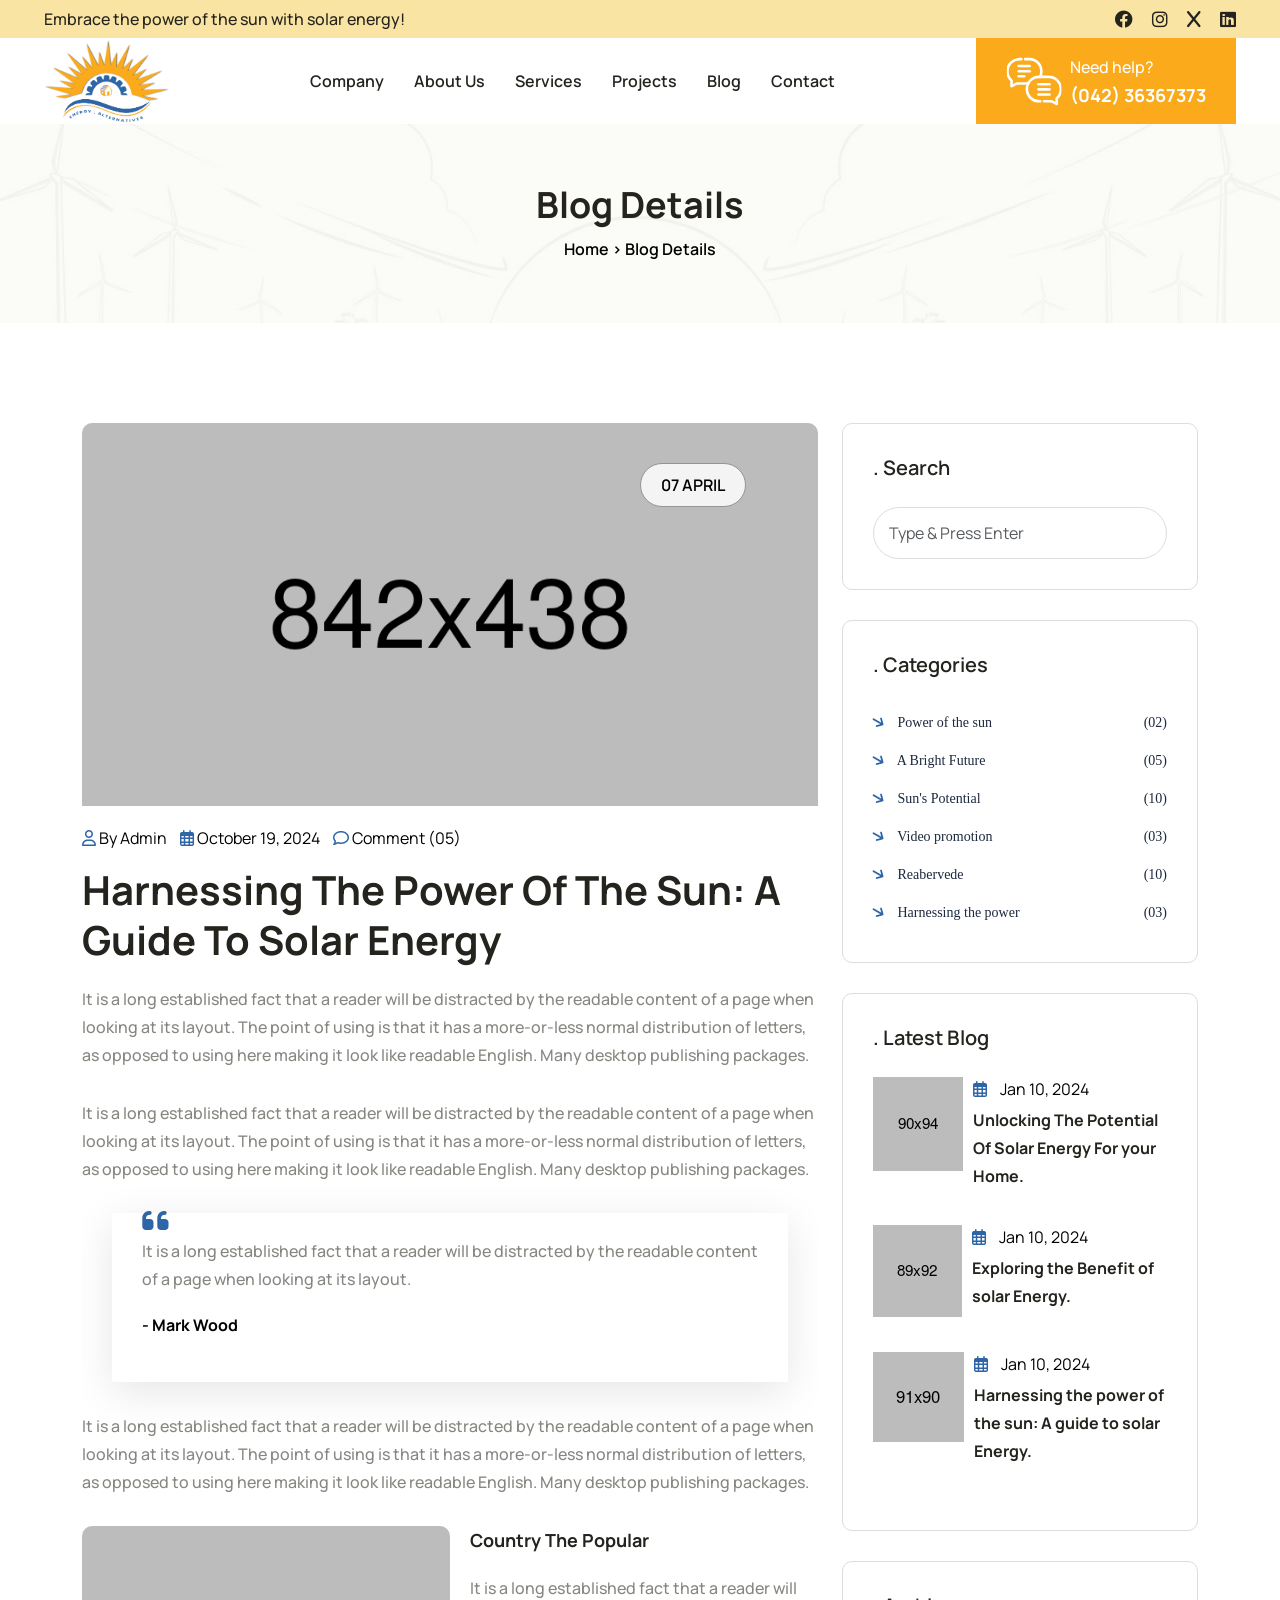
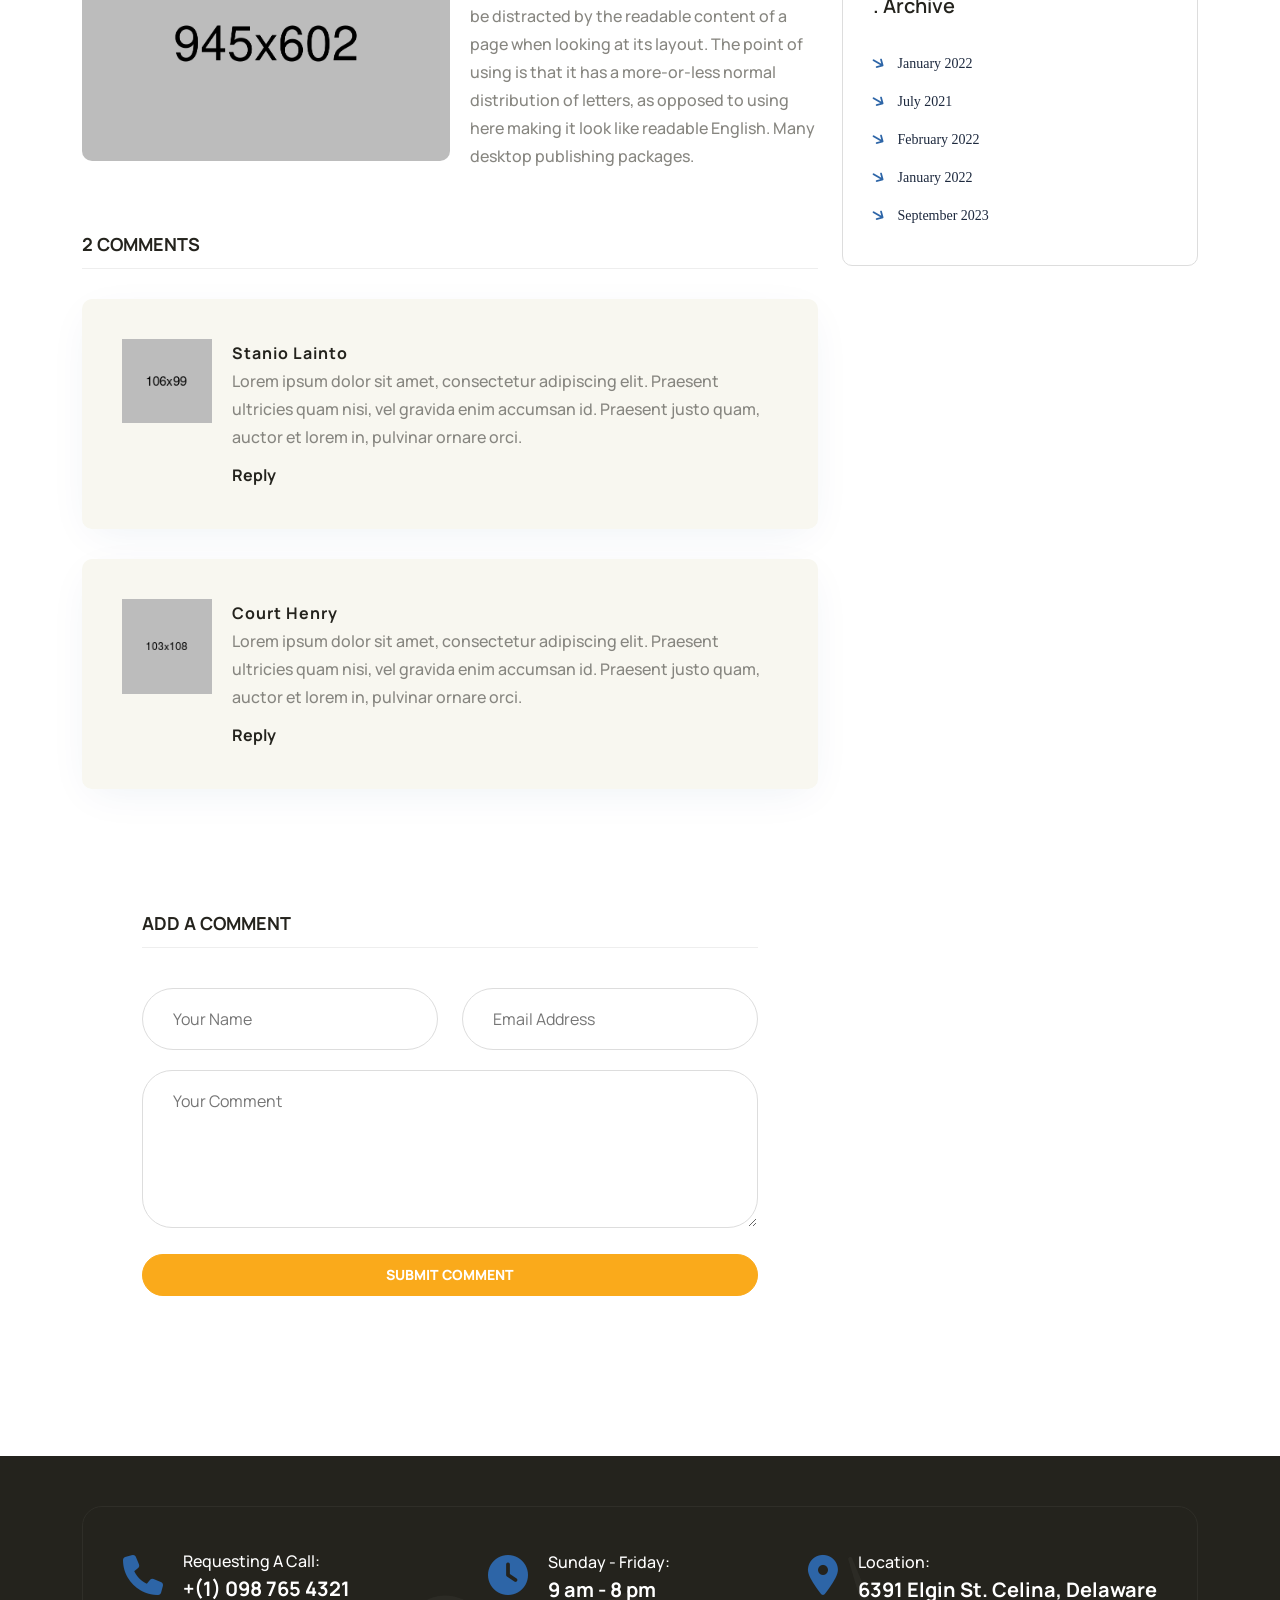
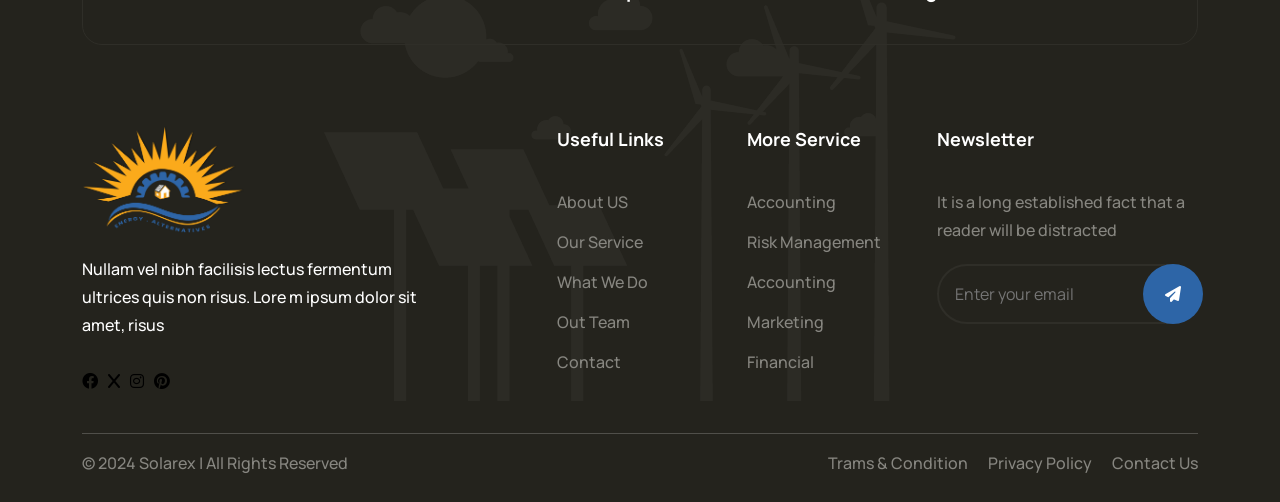
<file: blog-details.html>
<!DOCTYPE html>
<!-- Language -->
<html lang="zxx">
	<head>
		<!-- Meta Tags -->
		<meta charset="UTF-8">
		<meta name="viewport" content="width=device-width, initial-scale=1.0">
		<!-- Page Title -->
		<title>Solarex - Solar & Renewable Energy HTML Template</title>
		<!-- Favicon -->
		<link rel="shortcut icon" href="./assets/images/favicon.ico">

		<!-- Bootstrap CSS -->
		<link rel="stylesheet" href="assets/vendors/bootstrap/css/bootstrap.min.css">
		<!-- FontAwesome CSS -->
		<link rel="stylesheet" href="./assets/vendors/font-awesome/css/all.min.css">
		<!-- Slick Slider CSS -->
		<link rel="stylesheet" href="./assets/vendors/slick-slider/slick.css">
		<!-- Slick Slider Theme -->
		<link rel="stylesheet" href="./assets/vendors/slick-slider/slick-theme.css">

		<!-- MetisMenu CSS -->
		<link rel="stylesheet" href="./assets/vendors/metismenu/metismenu.css">

		<!-- Magnific Popup -->
		<link rel="stylesheet" href="./assets//vendors/magnific-popup/magnific-popup.css">

		<!-- Main Stylesheet -->
		<link rel="stylesheet" href="./assets/css/style.css">

	</head>
	<body class="body-wrapper home-one" data-scroll-animation="true">
		<!-- Overlay -->
		<div class="overlay"></div>

		<!-- Top Header Start -->
		<div class="srex-top-header d-none d-md-block">
			<div class="container-fluid">
				<div class="row">
					<div class="col-6 col-md-8">
						<p>Embrace the power of the sun with solar energy! </p>
					</div>
					<div class="col-6 col-md-4">
						<ul>
							<li>
								<a href=""><i class="fa-brands fa-facebook"></i></a>
								<a href=""><i class="fa-brands fa-instagram"></i></a>
								<a href=""><i class="fa-brands fa-x"></i></a>
								<a href=""><i class="fa-brands fa-linkedin"></i></a>
							</li>
						</ul>
					</div>
				</div>
			</div>
		</div>
		<!-- Top Header End -->

    <!-- Header Start -->
    <header class="srex-header srex-header--home-two">
		<div class="container-fluid">
		  <div class="row">
			<div class="col-12">
			  <nav
				class="ud-main-menu ud-main-menu--home-one d-flex align-items-center justify-content-between"
				aria-label="Main Navigation"
			  >
				<div class="ud-main-menu__logo">
				  <a href="index.html">
					<img
					  src="assets/images/logo-black.png"
					  alt="Solarex"
					  style="height: 85px;"
					/>
				  </a>
				</div>
				<ul class="ud-main-menu__links d-none d-lg-flex">
				  <li>
					<a href="index.html"
					  >Company
					  <!-- <i class="fa-solid fa-angle-down"></i> -->
					</a>
					<!-- <ul class="ud-main-menu__sub-menu">
										  <li><a href="index.html">Home 1</a></li>
										  <li><a href="index-2.html">Home 2</a></li>
										  <li><a href="index-3.html">Home 3</a></li>
									  </ul> -->
				  </li>
				  <li>
					<a href="about.html">About Us</a>
				  </li>
				  <li>
					<a href="services.html">Services</a>
					<!-- <a href="#"
					  >Services <i class="fa-solid fa-angle-down"></i
					></a>
					<ul class="ud-main-menu__sub-menu">
					  <li><a href="services.html">Services</a></li>
					  <li>
						<a href="services-details.html">Services Details</a>
					  </li>
					</ul> -->
				  </li>
				  <li>
					<a href="projects.html">Projects</a>
					<!-- <a href="#"
					  >Projects <i class="fa-solid fa-angle-down"></i
					></a>
					<ul class="ud-main-menu__sub-menu">
					  <li><a href="projects.html">Projects</a></li>
					  <li>
						<a href="projects-details.html">Projects Details</a>
					  </li>
					</ul> -->
				  </li>
				  <li>
					<a href="blog.html">Blog</a>
					<!-- <a href="#">Blog <i class="fa-solid fa-angle-down"></i></a> -->
					<!-- <ul class="ud-main-menu__sub-menu">
					  <li><a href="blog.html">Blog</a></li>
					  <li>
						<a href="blog-details.html">Blog Details</a>
					  </li>
					</ul> -->
				  </li>
				  <!-- <li>
					<a href="#">Page <i class="fa-solid fa-angle-down"></i></a>
					<ul class="ud-main-menu__sub-menu">
					  <li><a href="faq.html">FAQ</a></li>
					</ul>
				  </li> -->
				  <li>
					<a href="contact.html">Contact</a>
				  </li>
				</ul>
  
				<div class="ud-hamburger-menu d-block d-lg-none">
				  <div class="ud-hamburger-menu__btn">
					<span></span>
				  </div>
				</div>
  
				<div
				  class="srex-header__call srex-header--home-two__call-two d-flex align-items-center gap-2 m-0 d-none d-xl-flex"
				>
				  <img src="./assets/images/chat-2.svg" alt="Chat" />
				  <div>
					<span>Need help?</span>
					<h4>
					  <a href="tel:04236367373">(042) 36367373</a>
					</h4>
				  </div>
				</div>
			  </nav>
			</div>
		  </div>
		</div>
  
		<!-- Side Popup -->
		<div class="ud-side-popup ud-side-popup--home-one">
		  <div class="ud-side-popup__header">
			<div class="ud-side-popup__header-logo">
			  <img src="./assets/images/logo-black.png" alt="Solarex" />
			</div>
			<button class="side-popup-close">
			  <i class="fa-solid fa-xmark"></i>
			</button>
		  </div>
		  <div class="ud-side-popup__body">
			<ul class="metismenu" id="side-menu">
			  <li>
				<a href="index.html">
					Company
				  <!-- <i class="fa-solid fa-plus"></i> -->
				</a>
				<!-- <ul class="sub-menu collapse" aria-expanded="false">
								  <li>
									  <a href="index.html">Home 1</a>
								  </li>
								  <li>
									  <a href="index-2.html">Home 2</a>
								  </li>
								  <li>
									  <a href="index-3.html">Home 3</a>
								  </li>
							  </ul> -->
			  </li>
			  <li>
				<a href="about.html">About Us</a>
			  </li>
			  <li>
				<a href="#"> Services <i class="fa-solid fa-plus"></i> </a>
				<ul class="sub-menu collapse" aria-expanded="false">
				  <li>
					<a href="services.html">Services</a>
				  </li>
				  <li>
					<a href="services-details.html">Services Details</a>
				  </li>
				</ul>
			  </li>
			  <li>
				<a href="#"> Projects <i class="fa-solid fa-plus"></i> </a>
				<ul class="sub-menu collapse" aria-expanded="false">
				  <li>
					<a href="projects.html">Projects</a>
				  </li>
				  <li>
					<a href="projects-details.html">Projects Details</a>
				  </li>
				</ul>
			  </li>
			  <li>
				<a href="#"> Blog <i class="fa-solid fa-plus"></i> </a>
				<ul class="sub-menu collapse" aria-expanded="false">
				  <li>
					<a href="blog.html">Blog</a>
				  </li>
				  <li>
					<a href="blog-details.html">Blog Details</a>
				  </li>
				</ul>
			  </li>
			  <li>
				<a href="#"> Pages <i class="fa-solid fa-plus"></i> </a>
				<ul class="sub-menu collapse" aria-expanded="false">
				  <li>
					<a href="faq.html">FAQ</a>
				  </li>
				</ul>
			  </li>
			  <li>
				<a href="contact.html">Contact</a>
			  </li>
			</ul>
		  </div>
		  <div class="ud-side-popup__bottom">
			<div class="ud-side-popup__bottom-info">
			  <div
				class="ud-side-popup__bottom-info-box d-flex align-items-center gap-3 py-0 m-0"
			  >
				<i class="fa-solid fa-phone"></i>
				<div class="ud-header-info-box__details">
				  <span>Need Help?</span>
				  <h4>
					<a href="tel:04236367373">(042) 36367373</a>
				  </h4>
				</div>
			  </div>
			  <div
				class="ud-side-popup__bottom-info-box d-flex align-items-center gap-3 py-0 m-0"
			  >
				<i class="fa-solid fa-paper-plane"></i>
				<div class="ud-header-info-box__details">
				  <span>Naqi Arcade Plaza, Mall Road</span>
				  <h4>Lahore, Pakistan</h4>
				</div>
			  </div>
			  <div
				class="ud-side-popup__bottom-info-box d-flex align-items-center gap-3 py-0 m-0"
			  >
				<i class="fa-solid fa-envelope"></i>
				<div class="ud-header-info-box__details">
				  <span>Send email</span>
				  <h4>
					<a href="mailto:info@energyalternatives.com.pk"
					  >info@energyalternatives.com.pk</a
					>
				  </h4>
				</div>
			  </div>
			</div>
			<ul class="ud-side-popup__bottom-socials">
			  <li>
				<a href="https://www.facebook.com/energyalternatives.pk">
				  <i class="fa-brands fa-facebook-f"></i>
				</a>
			  </li>
			  <li>
				<a href="https://www.youtube.com/@energyalternatives-pakistan">
				  <i class="fa-brands fa-youtube"></i>
				</a>
			  </li>
			  <li>
				<a href="https://www.instagram.com/energy_alternatives92">
				  <i class="fa-brands fa-instagram"></i>
				</a>
			  </li>
			  <li>
				<a href="https://pk.linkedin.com/company/ealternativespk">
				  <i class="fa-brands fa-linkedin"></i>
				</a>
			  </li>
			</ul>
		  </div>
		</div>
	  </header>
	  <!-- Header End -->
		
		<!-- START SECTION TOP -->
		<section class="section-top">
			<div class="container">
				<div class="col-lg-10 offset-lg-1 text-center">
					<div class="section-top-title">
						<h1>Blog Details</h1>
						<ul>
							<li><a href="index.html">Home</a></li>
							<li> >  Blog Details</li>
						</ul>
					</div><!-- //.HERO-TEXT -->
				</div><!--- END COL -->
			</div><!--- END CONTAINER -->
		</section>	
		<!-- END SECTION TOP -->		

		<!-- START BLOG -->
		<section class="blog-page section-padding">
			<div class="container">	
				<div class="row">
					<div class="col-lg-8 col-sm-12 col-xs-12">
						<div class="post-slide-blog post-single">
							<div class="blog-img">
								<img src="assets/images/blog/1.png" class="img-fluid" alt="image" />
								<a href="#">07 April</a>
							</div>
							<span><i class="fa-regular fa-user"></i> By admin</span>
							<span><i class="fa-regular fa-calendar-days"></i> October 19, 2024</span>
							<span><i class="fa-regular fa-comment"></i> Comment (05)</span>
							<h2><a href="blog-details.html">Harnessing the power of the sun: A guide to solar Energy</a></h2>
							<p>It is a long established fact that a reader will be distracted by the readable content of a page when looking at its layout. The point of using is that it has a more-or-less normal distribution of letters, as opposed to using here making it look like readable English. Many desktop publishing packages.</p>
							<p>It is a long established fact that a reader will be distracted by the readable content of a page when looking at its layout. The point of using is that it has a more-or-less normal distribution of letters, as opposed to using here making it look like readable English. Many desktop publishing packages.</p>
							<div class="single_quote">
								<i class="fa-solid fa-quote-right"></i>
								<p>It is a long established fact that a reader will be distracted by the readable content of a page when looking at its layout.</p>
								<span>- Mark Wood</span>
							</div>
							<p>It is a long established fact that a reader will be distracted by the readable content of a page when looking at its layout. The point of using is that it has a more-or-less normal distribution of letters, as opposed to using here making it look like readable English. Many desktop publishing packages.</p>
							<div class="sb_img">
								<img src="assets/images/blog/3.png" class="img-fluid" alt="" />
								<h4>Country the popular</h4>
								<p>It is a long established fact that a reader will be distracted by the readable content of a page when looking at its layout. The point of using is that it has a more-or-less normal distribution of letters, as opposed to using here making it look like readable English. Many desktop publishing packages.</p>
							</div>
							
						</div>	
						<div class="comments_part">
							<h3 class="blog_head_title">2 Comments</h3>
							<div class="single_comment">
								<img src="assets/images/blog/comment-1.png" alt="" />
								<h4>Stanio Lainto</h4>
								<p>Lorem ipsum dolor sit amet, consectetur adipiscing elit. Praesent ultricies quam nisi, vel gravida enim accumsan id. Praesent justo quam, auctor et lorem in, pulvinar ornare orci.</p>
								<a href="#">Reply</a>
							</div><!--- END SINGLE COMMENT -->
							<div class="single_comment single_comment_mbnone">
								<img src="assets/images/blog/comment-2.png" alt="" />
								<h4>Court Henry</h4>
								<p>Lorem ipsum dolor sit amet, consectetur adipiscing elit. Praesent ultricies quam nisi, vel gravida enim accumsan id. Praesent justo quam, auctor et lorem in, pulvinar ornare orci.</p>
								<a href="#">Reply</a>
							</div><!--- END SINGLE COMMENT -->
						</div><!--- END COMMENTS PART -->	
						<div class="comment_form srex-contact__left coment_bg_none">
							<h3 class="blog_head_title">Add a Comment</h3>
							<div class="contact comment-box">
							<form action="#">
								<div class="row justify-content-center">
									<div class="col-md-6 col-12">
										<input name="full-name" placeholder="Your Name" type="text" required>
									</div>
									<div class="col-md-6 col-12">
										<input name="email" placeholder="Email Address" type="text" required>
									</div>
								</div>
								<div>
									<textarea placeholder="Your Comment" id="message" rows="5" name="message" required></textarea>
								</div>
								<div>
									<button type="button" class="srex-btn srex-btn--secondary">Submit Comment</button>
								</div>
							</form>
							</div>
						</div><!--- END COMMENT FORM -->						
					</div><!-- END COL-->		
					<div class="col-lg-4 col-sm-12 col-xs-12">
						<div class="blog_search">
							<h4 class="blog_sidebar_title">. Search</h4>
							<input type="text" class="form-control" placeholder="Type & Press Enter">
						</div>
						<div class="categories">
							<h4 class="blog_sidebar_title">. Categories</h4>
							<ul>
								<li><a href="#"><i class="fa-solid fa-arrow-down"></i> Power of the sun <span>(02)</span></a></li>
								<li><a href="#"><i class="fa-solid fa-arrow-down"></i> A Bright Future <span>(05)</span></a></li>
								<li><a href="#"><i class="fa-solid fa-arrow-down"></i> Sun's Potential <span>(10)</span></a></li>
								<li><a href="#"><i class="fa-solid fa-arrow-down"></i> Video promotion <span>(03)</span></a></li>
								<li><a href="#"><i class="fa-solid fa-arrow-down"></i> Reabervede <span>(10)</span></a></li>
								<li><a href="#"><i class="fa-solid fa-arrow-down"></i> Harnessing the power <span>(03)</span></a></li>
							</ul>
						</div>	
						<div class="latest_blog wow fadeInRight">
							<h4 class="blog_sidebar_title">. Latest Blog</h4>
							<div class="single_latest_blog">							
								<img src="assets/images/blog/blog-small-1.png" alt="" />
								<span><i class="fa-regular fa-calendar-days"></i> Jan 10, 2024</span>
								<a href="#">Unlocking The Potential Of Solar Energy For your Home.</a>						
							</div>
							<div class="single_latest_blog">							
								<img src="assets/images/blog/blog-small-2.png" alt="" />
								<span><i class="fa-regular fa-calendar-days"></i> Jan 10, 2024</span>
								<a href="#">Exploring the Benefit of solar Energy.</a>						
							</div>
							<div class="single_latest_blog">							
								<img src="assets/images/blog/blog-small-3.png" alt="" />
								<span><i class="fa-regular fa-calendar-days"></i> Jan 10, 2024</span>
								<a href="#">Harnessing the power of the sun: A guide to solar Energy.</a>						
							</div>
						</div>						
						<div class="categories">
							<h4 class="blog_sidebar_title">. Archive</h4>
							<ul>
								<li><a href="#"><i class="fa-solid fa-arrow-down"></i> January 2022</a></li>
								<li><a href="#"><i class="fa-solid fa-arrow-down"></i> July 2021</a></li>
								<li><a href="#"><i class="fa-solid fa-arrow-down"></i> February 2022</a></li>
								<li><a href="#"><i class="fa-solid fa-arrow-down"></i> January 2022</a></li>
								<li><a href="#"><i class="fa-solid fa-arrow-down"></i> September 2023</a></li>
							</ul>
						</div>
					</div><!--- END COL -->					
				</div><!-- END ROW-->
			</div><!-- END CONTAINER-->
		</section>
		<!-- END BLOG -->		
 

		<!-- Footer Start-->
		<footer class="srex-footer-two">
			<div class="container">
				<div class="srex-footer-two__top__content">
					<ul class="srex-footer-two__top__content__contact d-flex justify-content-between">
						<li >
							<div class="srex-footer-two__top__content__contact __icon">
								<i class="fa-solid fa-phone"></i>
							</div>
							<div class="srex-footer-two__top__content__contact __text">
								<p>
									Requesting A Call:
								</p>
								<p>
									<a href="tel:+10987654321">+(1) 098 765 4321</a>
								</p>
							</div>
						</li>
						<li >
							<div class="srex-footer-two__top__content__contact __icon">
								<i class="fa-solid fa-clock"></i>
							</div>
							<div class="srex-footer-two__top__content__contact __text">
								<p>
									Sunday - Friday:
								</p>
								<h3>
									9 am - 8 pm
								</h3>
							</div>
						</li>
						<li >
							<div class="srex-footer-two__top__content__contact __icon">
								<i class="fa-solid fa-location-dot"></i>
							</div>
							<div class="srex-footer-two__top__content__contact __text">
								<p>
									Location:
								</p>
								<h3>6391 Elgin St. Celina, Delaware</h3>
							</div>
						</li>
						
					</ul>
				</div>
				<div class="srex-footer-two__links footer-two">
					<div class="row">
						<div class="col-12 col-lg-5 col-md-6">
							<div class="srex-footer-two__links__logo">
									<img
										src="./assets/images/footer-logo-2.png"
										alt="Logo">
										<p class="srex-footer-two__links__logo__text">Nullam vel nibh facilisis lectus fermentum ultrices quis non risus. Lore m ipsum dolor sit amet,  risus</p>
										
											<ul class="srex-footer-two__links__social_links">
												<li><i class="fa-brands fa-facebook"></i></li>
												<li><i class="fa-brands fa-x"></i></li>
												<li><i class="fa-brands fa-instagram"></i></li>
												<li><i class="fa-brands fa-pinterest"></i></li>
											</ul>
							</div>
						</div>
						<div class="col-6 col-lg-2 col-md-6">
							<div class="srex-footer__links__wrapper">
								<h4>Useful Links</h4>
								<div class="srex-footer__links__content">
									<ul class="srex-footer__links__list">
										<li>
											<a href="#">About US</a>
										</li>
										<li>
											<a href="#">Our Service</a>
										</li>
										<li>
											<a href="#">What We Do</a>
										</li>
										<li>
											<a href="#">Out Team</a>
										</li>
										<li>
											<a href="#">Contact</a>
										</li>
									</ul>
								</div>
							</div>
						</div>
						<div class="col-6 col-lg-2 col-md-6">
							<div class="srex-footer__links__wrapper">
								<h4>More Service</h4>
								<div class="srex-footer__links__content">
									<ul class="srex-footer__links__list">
										<li>
											<a href="#">Accounting</a>
										</li>
										<li>
											<a href="#">Risk Management</a>
										</li>
										<li>
											<a href="#">Accounting</a>
										</li>
										<li>
											<a href="#">Marketing</a>
										</li>
										<li>
											<a href="#">Financial</a>
										</li>
									</ul>
								</div>
							</div>
						</div>
						<div class="col-12 col-lg-3 col-md-6">
							<div class="srex-footer__links__wrapper">
								<h4>Newsletter</h4>
								<div class="srex-footer__links__content">
									<div class="srex-footer__newsletter">
										<p>
											It is a long established fact that a reader will be distracted
										</p>
										<div class="srex-footer__form">
											<form class="text-center">
												<input placeholder="Enter your email" type="text">
												<button type="button">
													<i class="fa-solid fa-paper-plane"></i>
												</button>
											</form>
										</div>
									</div>
								</div>
							</div>
						</div>
					</div>
				</div>

				<div class="border-line"></div>

				<div class="srex-footer__bottom">
					<div class="row">
						<div class="col-12 col-md-6">
							<p>
								&copy; 2024 Solarex | All Rights Reserved
							</p>
						</div>
						<div class="col-12 col-md-6">
							<ul class="srex-footer__bottom__links">
								<li>
									<a href="#">Trams & Condition</a>
								</li>
								<li>
									<a href="#">Privacy Policy</a>
								</li>
								<li>
									<a href="#">Contact Us</a>
								</li>
							</ul>
						</div>
					</div>
				</div> 
			</div>
		</footer>
		<!-- Footer End -->

		<!-- jQuery -->
		<script src="./assets/vendors/jquery/jquery-3.6.0.min.js"></script>
		<!-- Popper JS -->
		<script src="./assets/vendors/bootstrap/js/popper.min.js"></script>
		<!-- Bootstrap JS -->
		<script src="./assets/vendors/bootstrap/js/bootstrap.min.js"></script>
		<!-- Slick Slider JS -->
		<script src="./assets/vendors/slick-slider/slick.js"></script>
		<!-- WOW JS -->
		<script src="./assets/vendors/wow/wow.min.js"></script>
		<!-- MetisMenu JS -->
		<script src="./assets/vendors/metismenu/metismenu.js"></script>

		<!-- Magnific Popup JS -->
		<script src="./assets/vendors/magnific-popup/magnific-popup.min.js"></script>

		<!-- Waypoints JS -->
		<script src="assets/vendors/waypoints/waypoints.min.js"></script>
		<!-- CounterUp JS -->
		<script src="assets/vendors/counterup/counterup.js"></script>

		<!-- Mixitup -->
		<script src="./assets/vendors/jquery-mixitup/jquery-mixitup.min.js"></script>

		<!-- Custom JS -->
		<script src="./assets/js/custom.js"></script>
	</body>
</html>
</file>
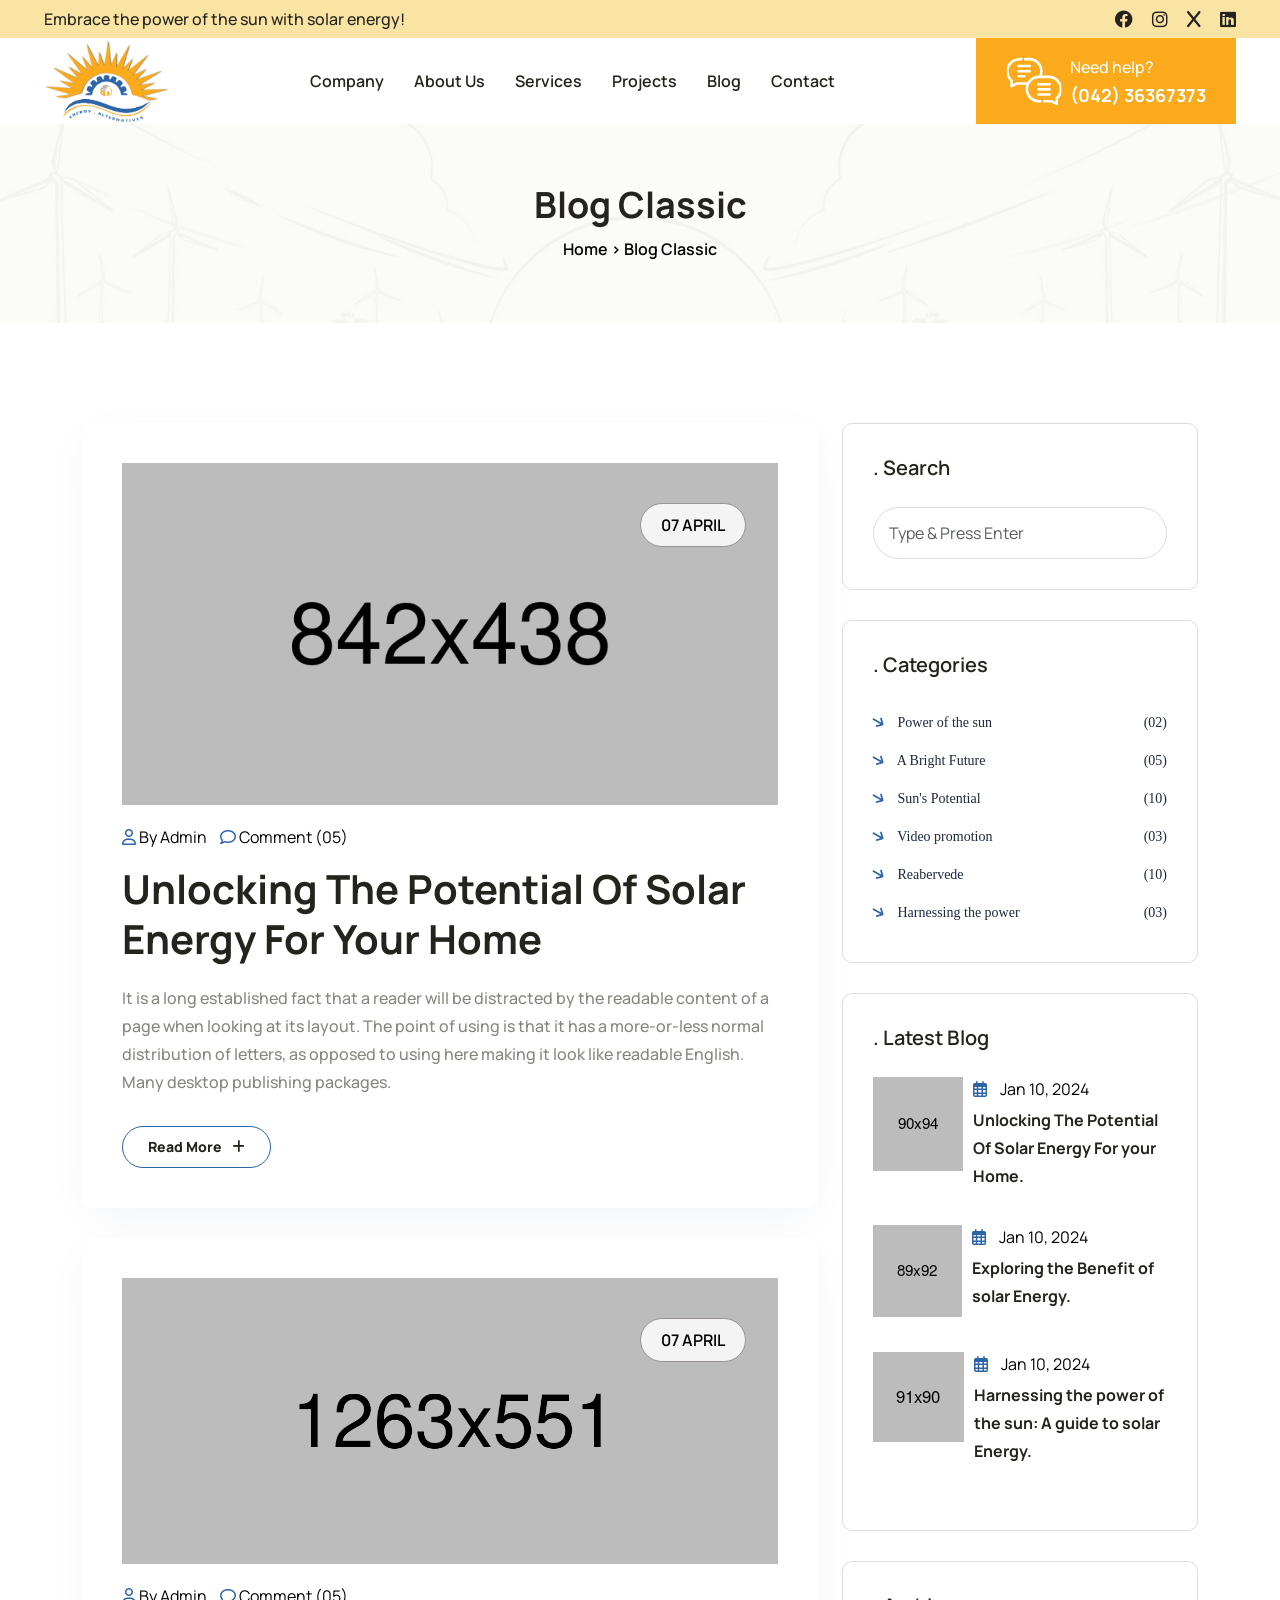
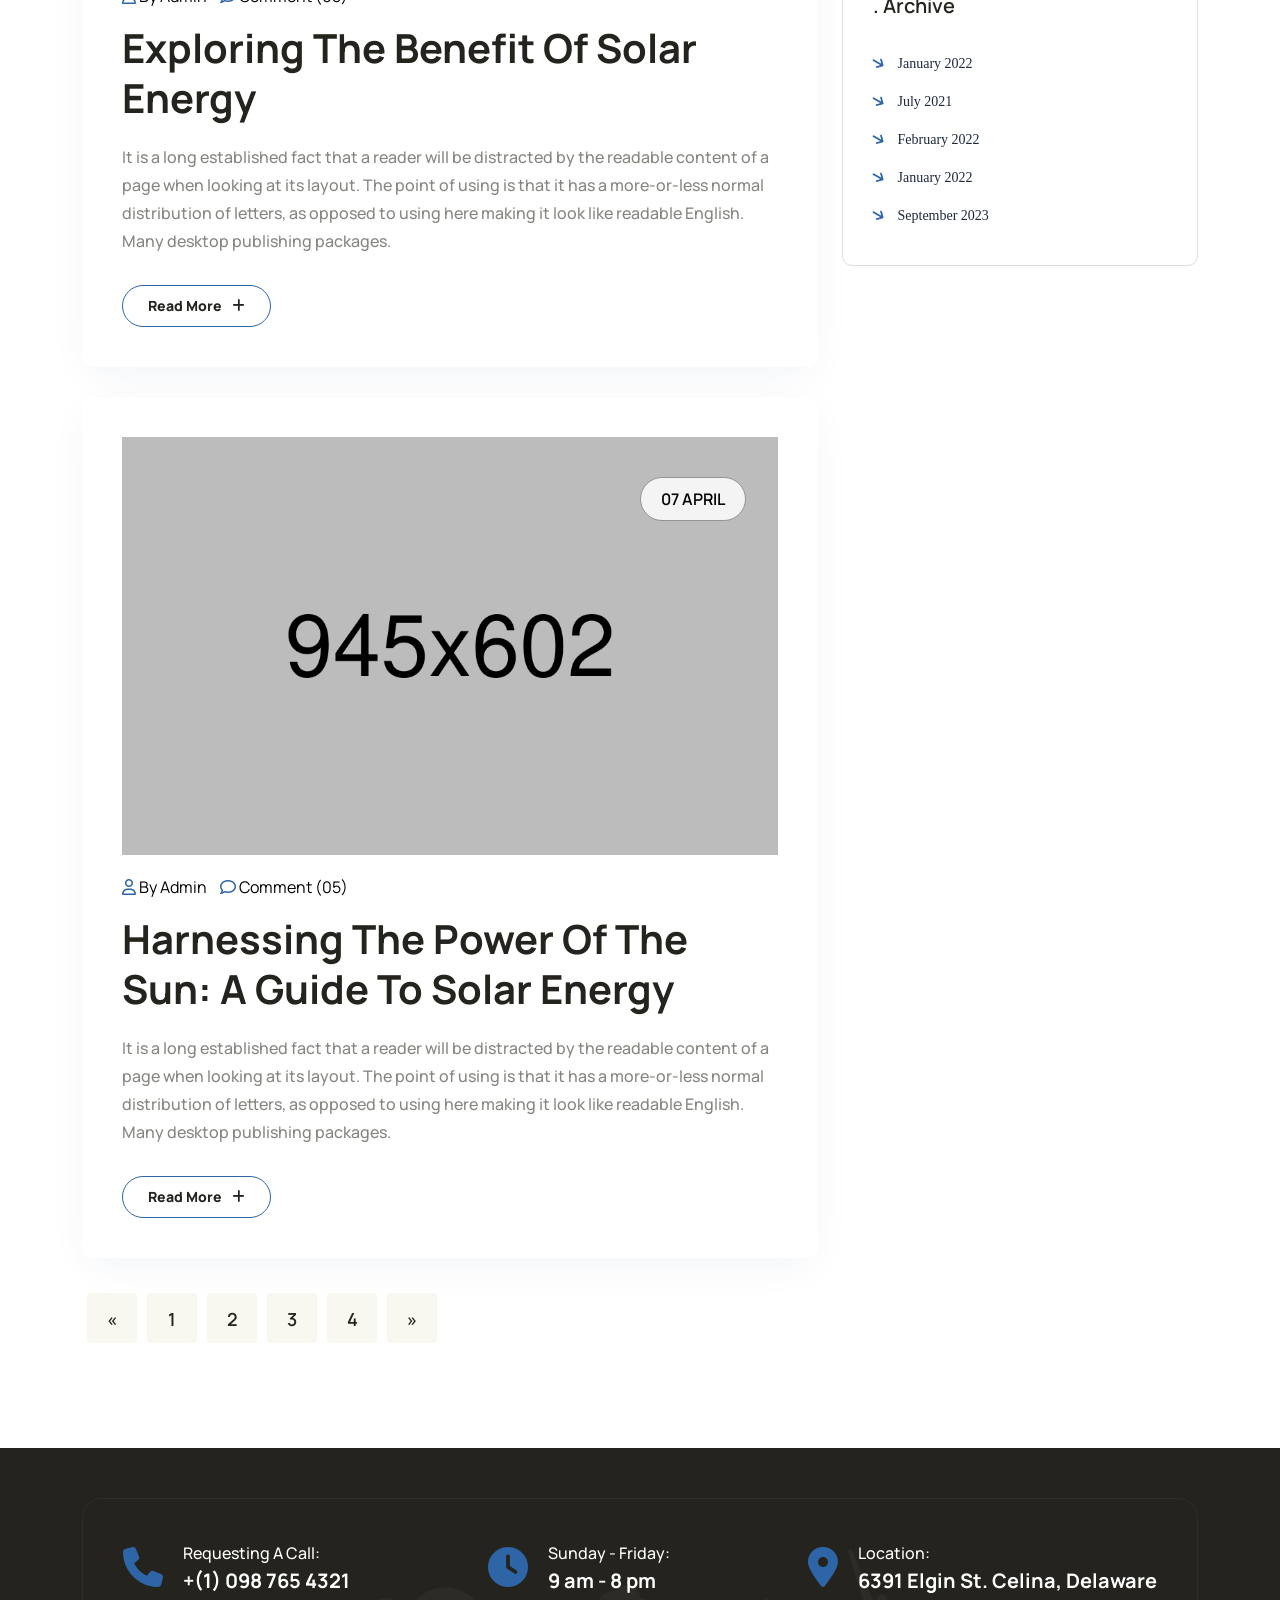
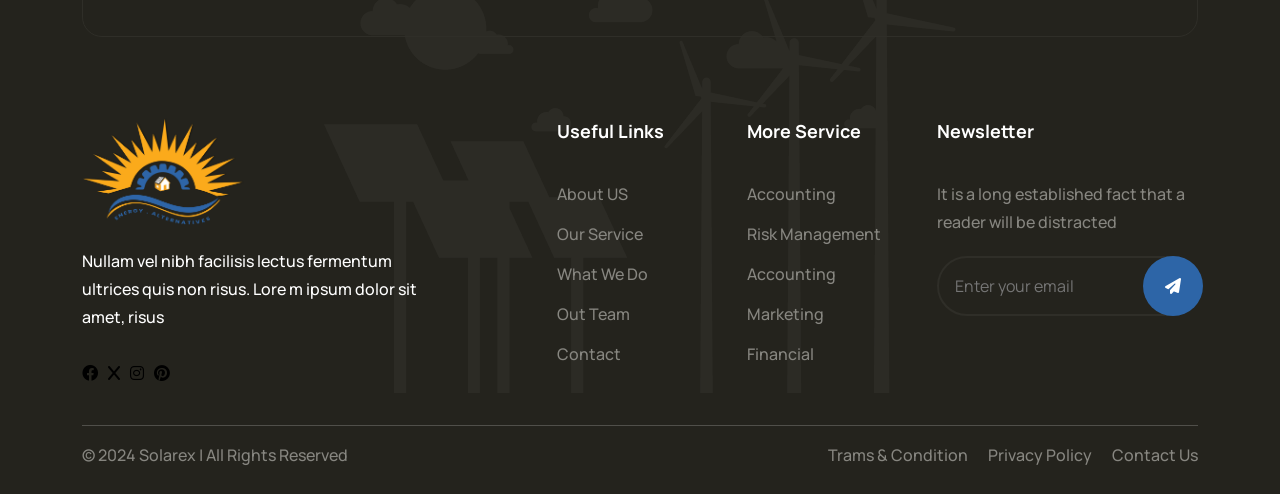
<file: blog.html>
<!DOCTYPE html>
<!-- Language -->
<html lang="zxx">
	<head>
		<!-- Meta Tags -->
		<meta charset="UTF-8">
		<meta name="viewport" content="width=device-width, initial-scale=1.0">
		<!-- Page Title -->
		<title>Solarex - Solar & Renewable Energy HTML Template</title>
		<!-- Favicon -->
		<link rel="shortcut icon" href="./assets/images/favicon.ico">

		<!-- Bootstrap CSS -->
		<link rel="stylesheet" href="assets/vendors/bootstrap/css/bootstrap.min.css">
		<!-- FontAwesome CSS -->
		<link rel="stylesheet" href="./assets/vendors/font-awesome/css/all.min.css">
		<!-- Slick Slider CSS -->
		<link rel="stylesheet" href="./assets/vendors/slick-slider/slick.css">
		<!-- Slick Slider Theme -->
		<link rel="stylesheet" href="./assets/vendors/slick-slider/slick-theme.css">

		<!-- MetisMenu CSS -->
		<link rel="stylesheet" href="./assets/vendors/metismenu/metismenu.css">

		<!-- Magnific Popup -->
		<link rel="stylesheet" href="./assets//vendors/magnific-popup/magnific-popup.css">

		<!-- Main Stylesheet -->
		<link rel="stylesheet" href="./assets/css/style.css">

	</head>
	<body class="body-wrapper home-one" data-scroll-animation="true">
		<!-- Overlay -->
		<div class="overlay"></div>

		<!-- Top Header Start -->
		<div class="srex-top-header d-none d-md-block">
			<div class="container-fluid">
				<div class="row">
					<div class="col-6 col-md-8">
						<p>Embrace the power of the sun with solar energy! </p>
					</div>
					<div class="col-6 col-md-4">
						<ul>
							<li>
								<a href=""><i class="fa-brands fa-facebook"></i></a>
								<a href=""><i class="fa-brands fa-instagram"></i></a>
								<a href=""><i class="fa-brands fa-x"></i></a>
								<a href=""><i class="fa-brands fa-linkedin"></i></a>
							</li>
						</ul>
					</div>
				</div>
			</div>
		</div>
		<!-- Top Header End -->

    <!-- Header Start -->
    <header class="srex-header srex-header--home-two">
		<div class="container-fluid">
		  <div class="row">
			<div class="col-12">
			  <nav
				class="ud-main-menu ud-main-menu--home-one d-flex align-items-center justify-content-between"
				aria-label="Main Navigation"
			  >
				<div class="ud-main-menu__logo">
				  <a href="index.html">
					<img
					  src="assets/images/logo-black.png"
					  alt="Solarex"
					  style="height: 85px;"
					/>
				  </a>
				</div>
				<ul class="ud-main-menu__links d-none d-lg-flex">
				  <li>
					<a href="index.html"
					  >Company
					  <!-- <i class="fa-solid fa-angle-down"></i> -->
					</a>
					<!-- <ul class="ud-main-menu__sub-menu">
										  <li><a href="index.html">Home 1</a></li>
										  <li><a href="index-2.html">Home 2</a></li>
										  <li><a href="index-3.html">Home 3</a></li>
									  </ul> -->
				  </li>
				  <li>
					<a href="about.html">About Us</a>
				  </li>
				  <li>
					<a href="services.html">Services</a>
					<!-- <a href="#"
					  >Services <i class="fa-solid fa-angle-down"></i
					></a>
					<ul class="ud-main-menu__sub-menu">
					  <li><a href="services.html">Services</a></li>
					  <li>
						<a href="services-details.html">Services Details</a>
					  </li>
					</ul> -->
				  </li>
				  <li>
					<a href="projects.html">Projects</a>
					<!-- <a href="#"
					  >Projects <i class="fa-solid fa-angle-down"></i
					></a>
					<ul class="ud-main-menu__sub-menu">
					  <li><a href="projects.html">Projects</a></li>
					  <li>
						<a href="projects-details.html">Projects Details</a>
					  </li>
					</ul> -->
				  </li>
				  <li>
					<a href="blog.html">Blog</a>
					<!-- <a href="#">Blog <i class="fa-solid fa-angle-down"></i></a> -->
					<!-- <ul class="ud-main-menu__sub-menu">
					  <li><a href="blog.html">Blog</a></li>
					  <li>
						<a href="blog-details.html">Blog Details</a>
					  </li>
					</ul> -->
				  </li>
				  <!-- <li>
					<a href="#">Page <i class="fa-solid fa-angle-down"></i></a>
					<ul class="ud-main-menu__sub-menu">
					  <li><a href="faq.html">FAQ</a></li>
					</ul>
				  </li> -->
				  <li>
					<a href="contact.html">Contact</a>
				  </li>
				</ul>
  
				<div class="ud-hamburger-menu d-block d-lg-none">
				  <div class="ud-hamburger-menu__btn">
					<span></span>
				  </div>
				</div>
  
				<div
				  class="srex-header__call srex-header--home-two__call-two d-flex align-items-center gap-2 m-0 d-none d-xl-flex"
				>
				  <img src="./assets/images/chat-2.svg" alt="Chat" />
				  <div>
					<span>Need help?</span>
					<h4>
					  <a href="tel:04236367373">(042) 36367373</a>
					</h4>
				  </div>
				</div>
			  </nav>
			</div>
		  </div>
		</div>
  
		<!-- Side Popup -->
		<div class="ud-side-popup ud-side-popup--home-one">
		  <div class="ud-side-popup__header">
			<div class="ud-side-popup__header-logo">
			  <img src="./assets/images/logo-black.png" alt="Solarex" />
			</div>
			<button class="side-popup-close">
			  <i class="fa-solid fa-xmark"></i>
			</button>
		  </div>
		  <div class="ud-side-popup__body">
			<ul class="metismenu" id="side-menu">
			  <li>
				<a href="index.html">
				  Home
				  <!-- <i class="fa-solid fa-plus"></i> -->
				</a>
				<!-- <ul class="sub-menu collapse" aria-expanded="false">
								  <li>
									  <a href="index.html">Home 1</a>
								  </li>
								  <li>
									  <a href="index-2.html">Home 2</a>
								  </li>
								  <li>
									  <a href="index-3.html">Home 3</a>
								  </li>
							  </ul> -->
			  </li>
			  <li>
				<a href="about.html">About Us</a>
			  </li>
			  <li>
				<a href="#"> Services <i class="fa-solid fa-plus"></i> </a>
				<ul class="sub-menu collapse" aria-expanded="false">
				  <li>
					<a href="services.html">Services</a>
				  </li>
				  <li>
					<a href="services-details.html">Services Details</a>
				  </li>
				</ul>
			  </li>
			  <li>
				<a href="#"> Projects <i class="fa-solid fa-plus"></i> </a>
				<ul class="sub-menu collapse" aria-expanded="false">
				  <li>
					<a href="projects.html">Projects</a>
				  </li>
				  <li>
					<a href="projects-details.html">Projects Details</a>
				  </li>
				</ul>
			  </li>
			  <li>
				<a href="#"> Blog <i class="fa-solid fa-plus"></i> </a>
				<ul class="sub-menu collapse" aria-expanded="false">
				  <li>
					<a href="blog.html">Blog</a>
				  </li>
				  <li>
					<a href="blog-details.html">Blog Details</a>
				  </li>
				</ul>
			  </li>
			  <li>
				<a href="#"> Pages <i class="fa-solid fa-plus"></i> </a>
				<ul class="sub-menu collapse" aria-expanded="false">
				  <li>
					<a href="faq.html">FAQ</a>
				  </li>
				</ul>
			  </li>
			  <li>
				<a href="contact.html">Contact</a>
			  </li>
			</ul>
		  </div>
		  <div class="ud-side-popup__bottom">
			<div class="ud-side-popup__bottom-info">
			  <div
				class="ud-side-popup__bottom-info-box d-flex align-items-center gap-3 py-0 m-0"
			  >
				<i class="fa-solid fa-phone"></i>
				<div class="ud-header-info-box__details">
				  <span>Need Help?</span>
				  <h4>
					<a href="tel:04236367373">(042) 36367373</a>
				  </h4>
				</div>
			  </div>
			  <div
				class="ud-side-popup__bottom-info-box d-flex align-items-center gap-3 py-0 m-0"
			  >
				<i class="fa-solid fa-paper-plane"></i>
				<div class="ud-header-info-box__details">
				  <span>Naqi Arcade Plaza, Mall Road</span>
				  <h4>Lahore, Pakistan</h4>
				</div>
			  </div>
			  <div
				class="ud-side-popup__bottom-info-box d-flex align-items-center gap-3 py-0 m-0"
			  >
				<i class="fa-solid fa-envelope"></i>
				<div class="ud-header-info-box__details">
				  <span>Send email</span>
				  <h4>
					<a href="mailto:info@energyalternatives.com.pk"
					  >info@energyalternatives.com.pk</a
					>
				  </h4>
				</div>
			  </div>
			</div>
			<ul class="ud-side-popup__bottom-socials">
			  <li>
				<a href="https://www.facebook.com/energyalternatives.pk">
				  <i class="fa-brands fa-facebook-f"></i>
				</a>
			  </li>
			  <li>
				<a href="https://www.youtube.com/@energyalternatives-pakistan">
				  <i class="fa-brands fa-youtube"></i>
				</a>
			  </li>
			  <li>
				<a href="https://www.instagram.com/energy_alternatives92">
				  <i class="fa-brands fa-instagram"></i>
				</a>
			  </li>
			  <li>
				<a href="https://pk.linkedin.com/company/ealternativespk">
				  <i class="fa-brands fa-linkedin"></i>
				</a>
			  </li>
			</ul>
		  </div>
		</div>
	  </header>
	  <!-- Header End -->
		
		<!-- START SECTION TOP -->
		<section class="section-top">
			<div class="container">
				<div class="col-lg-10 offset-lg-1 text-center">
					<div class="section-top-title">
						<h1>Blog Classic</h1>
						<ul>
							<li><a href="index.html">Home</a></li>
							<li> >  Blog Classic</li>
						</ul>
					</div><!-- //.HERO-TEXT -->
				</div><!--- END COL -->
			</div><!--- END CONTAINER -->
		</section>	
		<!-- END SECTION TOP -->		

		<!-- START BLOG -->
		<section class="blog-page section-padding">
			<div class="container">	
				<div class="row">
					<div class="col-lg-8 col-sm-12 col-xs-12">
						<div class="post-slide-blog">
							<div class="blog-img">
								<img src="assets/images/blog/1.png" class="img-fluid" alt="image" />
								<a href="#">07 April</a>
							</div>
							<span><i class="fa-regular fa-user"></i> By admin</span>
							<span><i class="fa-regular fa-comment"></i> Comment (05)</span>
							<h2><a href="blog-details.html">Unlocking The Potential Of Solar Energy For your Home</a></h2>
							<p>It is a long established fact that a reader will be distracted by the readable content of a page when looking at its layout. The point of using is that it has a more-or-less normal distribution of letters, as opposed to using here making it look like readable English. Many desktop publishing packages.</p>
							<a href="./blog-details.html" class="srex-btn srex-btn--outline">
								Read More<i class="fa-solid fa-plus"></i>
							</a>
						</div>
						<div class="post-slide-blog">
							<div class="blog-img">
								<img src="assets/images/blog/2.png" class="img-fluid" alt="image" />
								<a href="#">07 April</a>
							</div>
							<span><i class="fa-regular fa-user"></i> By admin</span>
							<span><i class="fa-regular fa-comment"></i> Comment (05)</span>
							<h2><a href="blog-single.html">Exploring the Benefit of solar Energy</a></h2>
							<p>It is a long established fact that a reader will be distracted by the readable content of a page when looking at its layout. The point of using is that it has a more-or-less normal distribution of letters, as opposed to using here making it look like readable English. Many desktop publishing packages.</p>
							<a href="./blog-details.html" class="srex-btn srex-btn--outline">
								Read More<i class="fa-solid fa-plus"></i>
							</a>
						</div>
						<div class="post-slide-blog">
							<div class="blog-img">
								<img src="assets/images/blog/3.png" class="img-fluid" alt="image" />
								<a href="#">07 April</a>
							</div>
							<span><i class="fa-regular fa-user"></i> By admin</span>
							<span><i class="fa-regular fa-comment"></i> Comment (05)</span>
							<h2><a href="blog-single.html">Harnessing the power of the sun: A guide to solar Energy</a></h2>
							<p>It is a long established fact that a reader will be distracted by the readable content of a page when looking at its layout. The point of using is that it has a more-or-less normal distribution of letters, as opposed to using here making it look like readable English. Many desktop publishing packages.</p>
							<a href="./blog-details.html" class="srex-btn srex-btn--outline">
								Read More<i class="fa-solid fa-plus"></i>
							</a>
						</div>
						<!--- START PAGINATION -->
						<div id="pagination">
							<nav>
							  <ul class="pagination blog_pagination">
								<li>
								  <a href="#" aria-label="Previous">
									<span aria-hidden="true">&laquo;</span>
								  </a>
								</li>
								<li><a href="#">1</a></li>
								<li><a href="#">2</a></li>
								<li><a href="#">3</a></li>
								<li><a href="#">4</a></li>
								<li>
								  <a href="#" aria-label="Next">
									<span aria-hidden="true">&raquo;</span>
								  </a>
								</li>
							  </ul>
							</nav>
						</div><!--- END PAGINATION -->							
					</div><!-- END COL-->		
					<div class="col-lg-4 col-sm-12 col-xs-12">
						<div class="blog_search">
							<h4 class="blog_sidebar_title">. Search</h4>
							<input type="text" class="form-control" placeholder="Type & Press Enter">
						</div>
						<div class="categories">
							<h4 class="blog_sidebar_title">. Categories</h4>
							<ul>
								<li><a href="#"><i class="fa-solid fa-arrow-down"></i> Power of the sun <span>(02)</span></a></li>
								<li><a href="#"><i class="fa-solid fa-arrow-down"></i> A Bright Future <span>(05)</span></a></li>
								<li><a href="#"><i class="fa-solid fa-arrow-down"></i> Sun's Potential <span>(10)</span></a></li>
								<li><a href="#"><i class="fa-solid fa-arrow-down"></i> Video promotion <span>(03)</span></a></li>
								<li><a href="#"><i class="fa-solid fa-arrow-down"></i> Reabervede <span>(10)</span></a></li>
								<li><a href="#"><i class="fa-solid fa-arrow-down"></i> Harnessing the power <span>(03)</span></a></li>
							</ul>
						</div>	
						<div class="latest_blog wow fadeInRight">
							<h4 class="blog_sidebar_title">. Latest Blog</h4>
							<div class="single_latest_blog">							
								<img src="assets/images/blog/blog-small-1.png" alt="" />
								<span><i class="fa-regular fa-calendar-days"></i> Jan 10, 2024</span>
								<a href="#">Unlocking The Potential Of Solar Energy For your Home.</a>						
							</div>
							<div class="single_latest_blog">							
								<img src="assets/images/blog/blog-small-2.png" alt="" />
								<span><i class="fa-regular fa-calendar-days"></i> Jan 10, 2024</span>
								<a href="#">Exploring the Benefit of solar Energy.</a>						
							</div>
							<div class="single_latest_blog">							
								<img src="assets/images/blog/blog-small-3.png" alt="" />
								<span><i class="fa-regular fa-calendar-days"></i> Jan 10, 2024</span>
								<a href="#">Harnessing the power of the sun: A guide to solar Energy.</a>						
							</div>
						</div>						
						<div class="categories">
							<h4 class="blog_sidebar_title">. Archive</h4>
							<ul>
								<li><a href="#"><i class="fa-solid fa-arrow-down"></i> January 2022</a></li>
								<li><a href="#"><i class="fa-solid fa-arrow-down"></i> July 2021</a></li>
								<li><a href="#"><i class="fa-solid fa-arrow-down"></i> February 2022</a></li>
								<li><a href="#"><i class="fa-solid fa-arrow-down"></i> January 2022</a></li>
								<li><a href="#"><i class="fa-solid fa-arrow-down"></i> September 2023</a></li>
							</ul>
						</div>
					</div><!--- END COL -->					
				</div><!-- END ROW-->
			</div><!-- END CONTAINER-->
		</section>
		<!-- END BLOG -->		
 

		<!-- Footer Start-->
		<footer class="srex-footer-two">
			<div class="container">
				<div class="srex-footer-two__top__content">
					<ul class="srex-footer-two__top__content__contact d-flex justify-content-between">
						<li >
							<div class="srex-footer-two__top__content__contact __icon">
								<i class="fa-solid fa-phone"></i>
							</div>
							<div class="srex-footer-two__top__content__contact __text">
								<p>
									Requesting A Call:
								</p>
								<p>
									<a href="tel:+10987654321">+(1) 098 765 4321</a>
								</p>
							</div>
						</li>
						<li >
							<div class="srex-footer-two__top__content__contact __icon">
								<i class="fa-solid fa-clock"></i>
							</div>
							<div class="srex-footer-two__top__content__contact __text">
								<p>
									Sunday - Friday:
								</p>
								<h3>
									9 am - 8 pm
								</h3>
							</div>
						</li>
						<li >
							<div class="srex-footer-two__top__content__contact __icon">
								<i class="fa-solid fa-location-dot"></i>
							</div>
							<div class="srex-footer-two__top__content__contact __text">
								<p>
									Location:
								</p>
								<h3>6391 Elgin St. Celina, Delaware</h3>
							</div>
						</li>
						
					</ul>
				</div>
				<div class="srex-footer-two__links footer-two">
					<div class="row">
						<div class="col-12 col-lg-5 col-md-6">
							<div class="srex-footer-two__links__logo">
									<img
										src="./assets/images/footer-logo-2.png"
										alt="Logo">
										<p class="srex-footer-two__links__logo__text">Nullam vel nibh facilisis lectus fermentum ultrices quis non risus. Lore m ipsum dolor sit amet,  risus</p>
										
											<ul class="srex-footer-two__links__social_links">
												<li><i class="fa-brands fa-facebook"></i></li>
												<li><i class="fa-brands fa-x"></i></li>
												<li><i class="fa-brands fa-instagram"></i></li>
												<li><i class="fa-brands fa-pinterest"></i></li>
											</ul>
							</div>
						</div>
						<div class="col-6 col-lg-2 col-md-6">
							<div class="srex-footer__links__wrapper">
								<h4>Useful Links</h4>
								<div class="srex-footer__links__content">
									<ul class="srex-footer__links__list">
										<li>
											<a href="#">About US</a>
										</li>
										<li>
											<a href="#">Our Service</a>
										</li>
										<li>
											<a href="#">What We Do</a>
										</li>
										<li>
											<a href="#">Out Team</a>
										</li>
										<li>
											<a href="#">Contact</a>
										</li>
									</ul>
								</div>
							</div>
						</div>
						<div class="col-6 col-lg-2 col-md-6">
							<div class="srex-footer__links__wrapper">
								<h4>More Service</h4>
								<div class="srex-footer__links__content">
									<ul class="srex-footer__links__list">
										<li>
											<a href="#">Accounting</a>
										</li>
										<li>
											<a href="#">Risk Management</a>
										</li>
										<li>
											<a href="#">Accounting</a>
										</li>
										<li>
											<a href="#">Marketing</a>
										</li>
										<li>
											<a href="#">Financial</a>
										</li>
									</ul>
								</div>
							</div>
						</div>
						<div class="col-12 col-lg-3 col-md-6">
							<div class="srex-footer__links__wrapper">
								<h4>Newsletter</h4>
								<div class="srex-footer__links__content">
									<div class="srex-footer__newsletter">
										<p>
											It is a long established fact that a reader will be distracted
										</p>
										<div class="srex-footer__form">
											<form class="text-center">
												<input placeholder="Enter your email" type="text">
												<button type="button">
													<i class="fa-solid fa-paper-plane"></i>
												</button>
											</form>
										</div>
									</div>
								</div>
							</div>
						</div>
					</div>
				</div>

				<div class="border-line"></div>

				<div class="srex-footer__bottom">
					<div class="row">
						<div class="col-12 col-md-6">
							<p>
								&copy; 2024 Solarex | All Rights Reserved
							</p>
						</div>
						<div class="col-12 col-md-6">
							<ul class="srex-footer__bottom__links">
								<li>
									<a href="#">Trams & Condition</a>
								</li>
								<li>
									<a href="#">Privacy Policy</a>
								</li>
								<li>
									<a href="#">Contact Us</a>
								</li>
							</ul>
						</div>
					</div>
				</div> 
			</div>
		</footer>
		<!-- Footer End -->

		<!-- jQuery -->
		<script src="./assets/vendors/jquery/jquery-3.6.0.min.js"></script>
		<!-- Popper JS -->
		<script src="./assets/vendors/bootstrap/js/popper.min.js"></script>
		<!-- Bootstrap JS -->
		<script src="./assets/vendors/bootstrap/js/bootstrap.min.js"></script>
		<!-- Slick Slider JS -->
		<script src="./assets/vendors/slick-slider/slick.js"></script>
		<!-- WOW JS -->
		<script src="./assets/vendors/wow/wow.min.js"></script>
		<!-- MetisMenu JS -->
		<script src="./assets/vendors/metismenu/metismenu.js"></script>

		<!-- Magnific Popup JS -->
		<script src="./assets/vendors/magnific-popup/magnific-popup.min.js"></script>

		<!-- Waypoints JS -->
		<script src="assets/vendors/waypoints/waypoints.min.js"></script>
		<!-- CounterUp JS -->
		<script src="assets/vendors/counterup/counterup.js"></script>

		<!-- Mixitup -->
		<script src="./assets/vendors/jquery-mixitup/jquery-mixitup.min.js"></script>

		<!-- Custom JS -->
		<script src="./assets/js/custom.js"></script>
	</body>
</html>
</file>
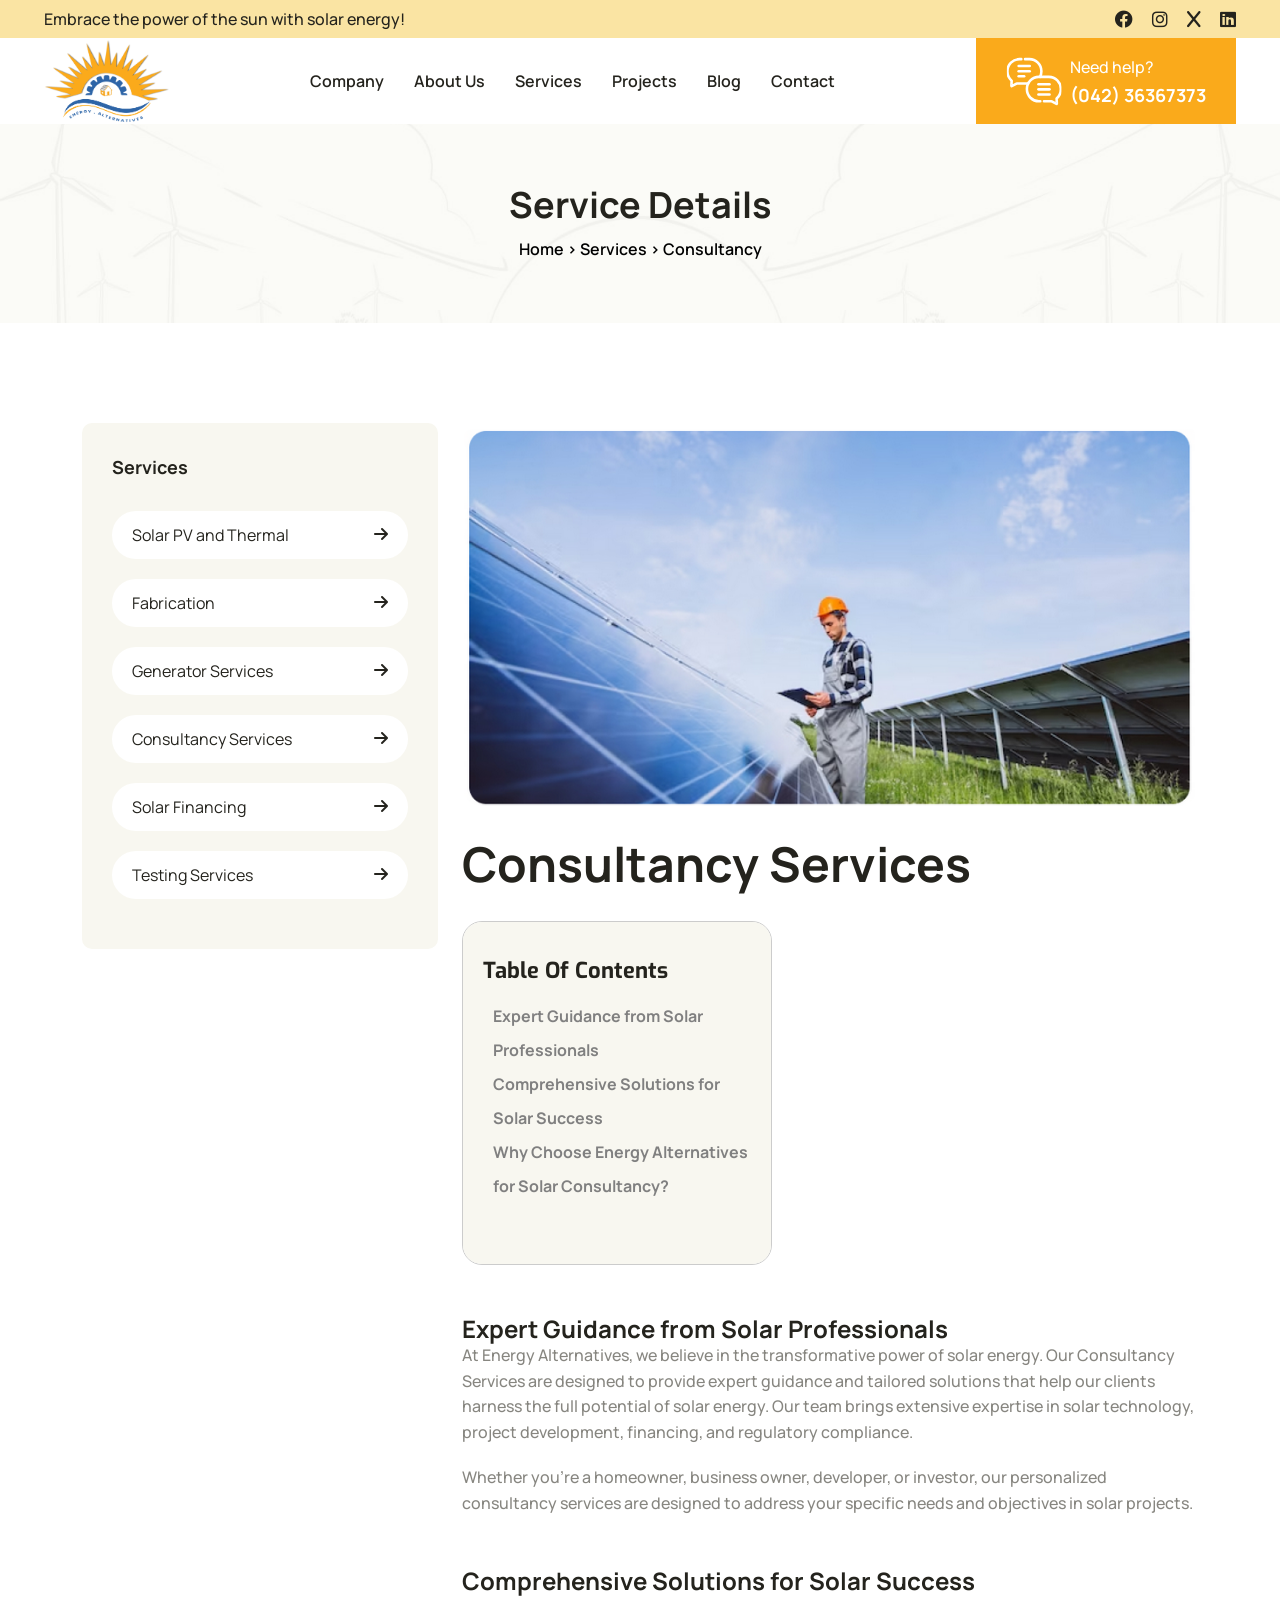
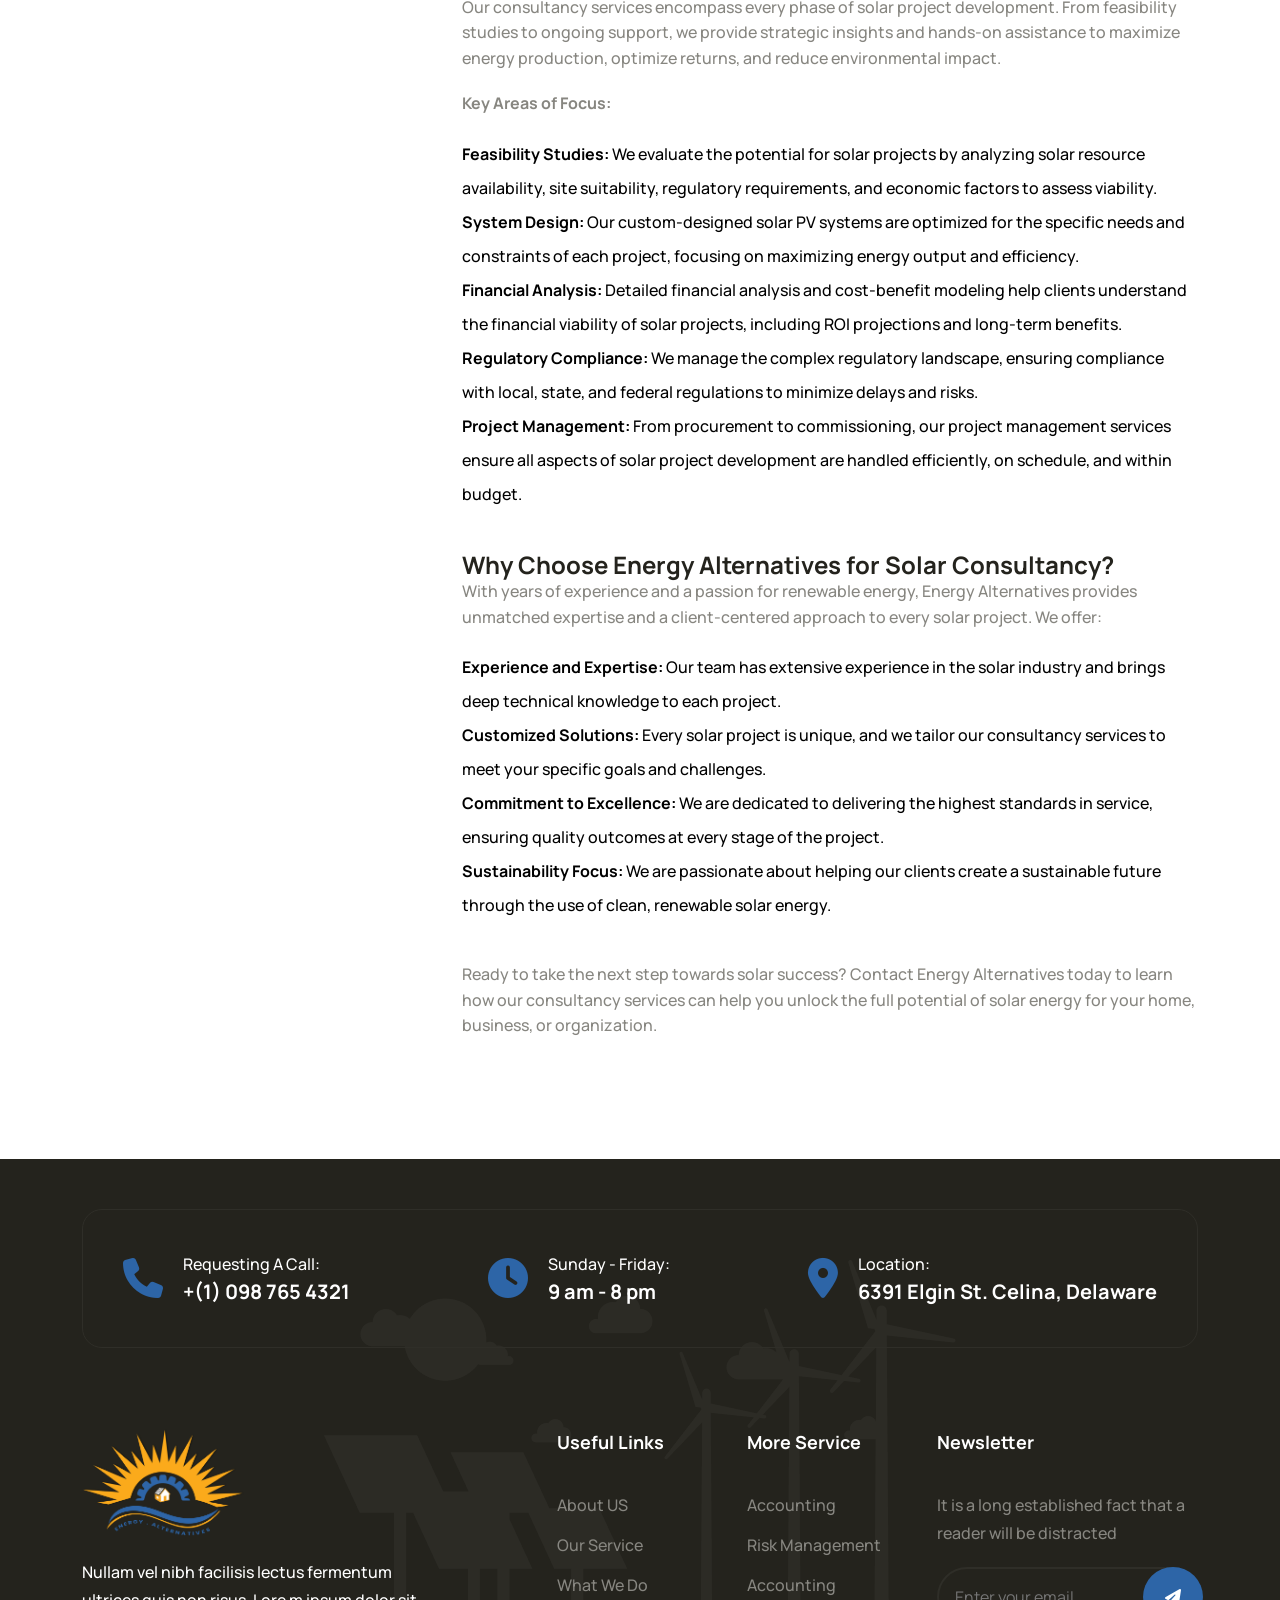
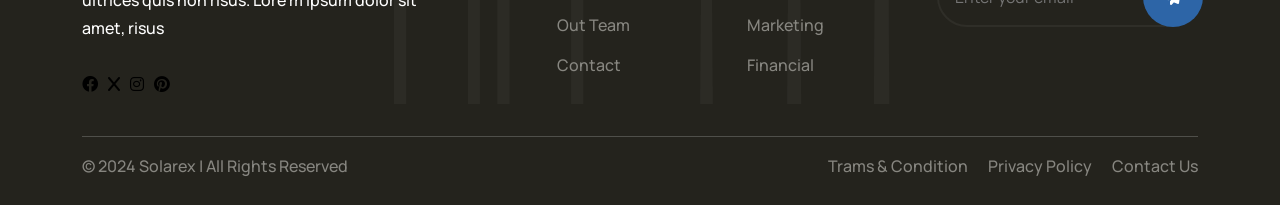
<file: consultancy-service-details.html>
<!DOCTYPE html>
<!-- Language -->
<html lang="zxx">
  <head>
    <!-- Meta Tags -->
    <meta charset="UTF-8" />
    <meta name="viewport" content="width=device-width, initial-scale=1.0" />
    <!-- Page Title -->
    <title>Solarex - Solar & Renewable Energy HTML Template</title>
    <!-- Favicon -->
    <link rel="shortcut icon" href="./assets/images/favicon.ico" />

    <!-- Bootstrap CSS -->
    <link
      rel="stylesheet"
      href="assets/vendors/bootstrap/css/bootstrap.min.css"
    />
    <!-- FontAwesome CSS -->
    <link
      rel="stylesheet"
      href="./assets/vendors/font-awesome/css/all.min.css"
    />
    <!-- Slick Slider CSS -->
    <link rel="stylesheet" href="./assets/vendors/slick-slider/slick.css" />
    <!-- Slick Slider Theme -->
    <link
      rel="stylesheet"
      href="./assets/vendors/slick-slider/slick-theme.css"
    />

    <!-- MetisMenu CSS -->
    <link rel="stylesheet" href="./assets/vendors/metismenu/metismenu.css" />

    <!-- Magnific Popup -->
    <link
      rel="stylesheet"
      href="./assets//vendors/magnific-popup/magnific-popup.css"
    />

    <!-- Main Stylesheet -->
    <link rel="stylesheet" href="./assets/css/style.css" />
  </head>
  <body class="body-wrapper home-one" data-scroll-animation="true">
    <!-- Overlay -->
    <div class="overlay"></div>

    <!-- Top Header Start -->
    <div class="srex-top-header d-none d-md-block">
      <div class="container-fluid">
        <div class="row">
          <div class="col-6 col-md-8">
            <p>Embrace the power of the sun with solar energy!</p>
          </div>
          <div class="col-6 col-md-4">
            <ul>
              <li>
                <a href=""><i class="fa-brands fa-facebook"></i></a>
                <a href=""><i class="fa-brands fa-instagram"></i></a>
                <a href=""><i class="fa-brands fa-x"></i></a>
                <a href=""><i class="fa-brands fa-linkedin"></i></a>
              </li>
            </ul>
          </div>
        </div>
      </div>
    </div>
    <!-- Top Header End -->

    <!-- Header Start -->
    <header class="srex-header srex-header--home-two">
      <div class="container-fluid">
        <div class="row">
          <div class="col-12">
            <nav
              class="ud-main-menu ud-main-menu--home-one d-flex align-items-center justify-content-between"
              aria-label="Main Navigation"
            >
              <div class="ud-main-menu__logo">
                <a href="index.html">
                  <img
                    src="assets/images/logo-black.png"
                    alt="Solarex"
                    style="height: 85px;"
                  />
                </a>
              </div>
              <ul class="ud-main-menu__links d-none d-lg-flex">
                <li>
                  <a href="index.html"
                    >Company
                    <!-- <i class="fa-solid fa-angle-down"></i> -->
                  </a>
                  <!-- <ul class="ud-main-menu__sub-menu">
										  <li><a href="index.html">Home 1</a></li>
										  <li><a href="index-2.html">Home 2</a></li>
										  <li><a href="index-3.html">Home 3</a></li>
									  </ul> -->
                </li>
                <li>
                  <a href="about.html">About Us</a>
                </li>
                <li>
                  <a href="services.html">Services</a>
                  <!-- <a href="#"
					  >Services <i class="fa-solid fa-angle-down"></i
					></a>
					<ul class="ud-main-menu__sub-menu">
					  <li><a href="services.html">Services</a></li>
					  <li>
						<a href="services-details.html">Services Details</a>
					  </li>
					</ul> -->
                </li>
                <li>
                  <a href="projects.html">Projects</a>
                  <!-- <a href="#"
					  >Projects <i class="fa-solid fa-angle-down"></i
					></a>
					<ul class="ud-main-menu__sub-menu">
					  <li><a href="projects.html">Projects</a></li>
					  <li>
						<a href="projects-details.html">Projects Details</a>
					  </li>
					</ul> -->
                </li>
                <li>
                  <a href="blog.html">Blog</a>
                  <!-- <a href="#">Blog <i class="fa-solid fa-angle-down"></i></a> -->
                  <!-- <ul class="ud-main-menu__sub-menu">
					  <li><a href="blog.html">Blog</a></li>
					  <li>
						<a href="blog-details.html">Blog Details</a>
					  </li>
					</ul> -->
                </li>
                <!-- <li>
					<a href="#">Page <i class="fa-solid fa-angle-down"></i></a>
					<ul class="ud-main-menu__sub-menu">
					  <li><a href="faq.html">FAQ</a></li>
					</ul>
				  </li> -->
                <li>
                  <a href="contact.html">Contact</a>
                </li>
              </ul>

              <div class="ud-hamburger-menu d-block d-lg-none">
                <div class="ud-hamburger-menu__btn">
                  <span></span>
                </div>
              </div>

              <div
                class="srex-header__call srex-header--home-two__call-two d-flex align-items-center gap-2 m-0 d-none d-xl-flex"
              >
                <img src="./assets/images/chat-2.svg" alt="Chat" />
                <div>
                  <span>Need help?</span>
                  <h4>
                    <a href="tel:04236367373">(042) 36367373</a>
                  </h4>
                </div>
              </div>
            </nav>
          </div>
        </div>
      </div>

      <!-- Side Popup -->
      <div class="ud-side-popup ud-side-popup--home-one">
        <div class="ud-side-popup__header">
          <div class="ud-side-popup__header-logo">
            <img src="./assets/images/logo-black.png" alt="Solarex" />
          </div>
          <button class="side-popup-close">
            <i class="fa-solid fa-xmark"></i>
          </button>
        </div>
        <div class="ud-side-popup__body">
          <ul class="metismenu" id="side-menu">
            <li>
              <a href="index.html">
                Company
                <!-- <i class="fa-solid fa-plus"></i> -->
              </a>
              <!-- <ul class="sub-menu collapse" aria-expanded="false">
								  <li>
									  <a href="index.html">Home 1</a>
								  </li>
								  <li>
									  <a href="index-2.html">Home 2</a>
								  </li>
								  <li>
									  <a href="index-3.html">Home 3</a>
								  </li>
							  </ul> -->
            </li>
            <li>
              <a href="about.html">About Us</a>
            </li>
            <li>
              <a href="#"> Services <i class="fa-solid fa-plus"></i> </a>
              <ul class="sub-menu collapse" aria-expanded="false">
                <li>
                  <a href="services.html">Services</a>
                </li>
                <li>
                  <a href="services-details.html">Services Details</a>
                </li>
              </ul>
            </li>
            <li>
              <a href="#"> Projects <i class="fa-solid fa-plus"></i> </a>
              <ul class="sub-menu collapse" aria-expanded="false">
                <li>
                  <a href="projects.html">Projects</a>
                </li>
                <li>
                  <a href="projects-details.html">Projects Details</a>
                </li>
              </ul>
            </li>
            <li>
              <a href="#"> Blog <i class="fa-solid fa-plus"></i> </a>
              <ul class="sub-menu collapse" aria-expanded="false">
                <li>
                  <a href="blog.html">Blog</a>
                </li>
                <li>
                  <a href="blog-details.html">Blog Details</a>
                </li>
              </ul>
            </li>
            <li>
              <a href="#"> Pages <i class="fa-solid fa-plus"></i> </a>
              <ul class="sub-menu collapse" aria-expanded="false">
                <li>
                  <a href="faq.html">FAQ</a>
                </li>
              </ul>
            </li>
            <li>
              <a href="contact.html">Contact</a>
            </li>
          </ul>
        </div>
        <div class="ud-side-popup__bottom">
          <div class="ud-side-popup__bottom-info">
            <div
              class="ud-side-popup__bottom-info-box d-flex align-items-center gap-3 py-0 m-0"
            >
              <i class="fa-solid fa-phone"></i>
              <div class="ud-header-info-box__details">
                <span>Need Help?</span>
                <h4>
                  <a href="tel:04236367373">(042) 36367373</a>
                </h4>
              </div>
            </div>
            <div
              class="ud-side-popup__bottom-info-box d-flex align-items-center gap-3 py-0 m-0"
            >
              <i class="fa-solid fa-paper-plane"></i>
              <div class="ud-header-info-box__details">
                <span>Naqi Arcade Plaza, Mall Road</span>
                <h4>Lahore, Pakistan</h4>
              </div>
            </div>
            <div
              class="ud-side-popup__bottom-info-box d-flex align-items-center gap-3 py-0 m-0"
            >
              <i class="fa-solid fa-envelope"></i>
              <div class="ud-header-info-box__details">
                <span>Send email</span>
                <h4>
                  <a href="mailto:info@energyalternatives.com.pk"
                    >info@energyalternatives.com.pk</a
                  >
                </h4>
              </div>
            </div>
          </div>
          <ul class="ud-side-popup__bottom-socials">
            <li>
              <a href="https://www.facebook.com/energyalternatives.pk">
                <i class="fa-brands fa-facebook-f"></i>
              </a>
            </li>
            <li>
              <a href="https://www.youtube.com/@energyalternatives-pakistan">
                <i class="fa-brands fa-youtube"></i>
              </a>
            </li>
            <li>
              <a href="https://www.instagram.com/energy_alternatives92">
                <i class="fa-brands fa-instagram"></i>
              </a>
            </li>
            <li>
              <a href="https://pk.linkedin.com/company/ealternativespk">
                <i class="fa-brands fa-linkedin"></i>
              </a>
            </li>
          </ul>
        </div>
      </div>
    </header>
    <!-- Header End -->

    <!-- START SECTION TOP -->
    <section class="section-top">
      <div class="container">
        <div class="col-lg-10 offset-lg-1 text-center">
          <div class="section-top-title">
            <h1>Service details</h1>
            <ul>
              <li><a href="index.html">Home</a></li>
              <li>> Services > Consultancy</li>
            </ul>
          </div>
          <!-- //.HERO-TEXT -->
        </div>
        <!--- END COL -->
      </div>
      <!--- END CONTAINER -->
    </section>
    <!-- END SECTION TOP -->

    <!--  Latest PortFolio Start -->
    <section class="srex-single-project srex-section">
      <div class="container">
        <div class="row">
          <div class="col-lg-4 col-sm-12 col-xs-12 solar-pv-sticky-left">
            <div class="single_ser_info">
              <h4>Services</h4>
              <a href="./solar-pv-service-details.html"
                >Solar PV and Thermal <i class="fa-solid fa-arrow-right"></i
              ></a>
              <a href="./fabrication-service-details.html"
                >Fabrication <i class="fa-solid fa-arrow-right"></i
              ></a>
              <a href="./generator-service-details.html"
                >Generator Services <i class="fa-solid fa-arrow-right"></i
              ></a>
              <a href="./consultancy-service-details.html"
                >Consultancy Services <i class="fa-solid fa-arrow-right"></i
              ></a>
              <a href="./solar-financing-service-details.html"
                >Solar Financing <i class="fa-solid fa-arrow-right"></i
              ></a>
              <a href="./testing-service-details.html"
                >Testing Services <i class="fa-solid fa-arrow-right"></i
              ></a>
            </div>
            <!-- <div class="single_brochure">
							<h4>Brochure</h4>
							<div class="single_bro_doc">
								<div class="sbd_icon"><i class="fa-regular fa-folder"></i></div>
								<h5>Document New business</h5>
								<p>Business Consulation</p>
								<div class="sbd_icon_two"><i class="fa-solid fa-cloud-arrow-down"></i></div>
							</div>
							<div class="single_bro_doc">
								<div class="sbd_icon"><i class="fa-regular fa-folder"></i></div>
								<h5>Document New business</h5>
								<p>Business Consulation</p>
								<div class="sbd_icon_two"><i class="fa-solid fa-cloud-arrow-down"></i></div>
							</div>
						</div>	 -->
          </div>
          <div class="col-lg-8 col-sm-12 col-xs-12">
            <div class="single_pro_details single_ser_details">
              <div class="srex-single-pro-img">
                <img src="assets/images/single_pro_img.png" alt="" />
              </div>
              <h1>Consultancy Services</h1>
              <!-- Table of Contents -->
              <div class="solar-pv-toc">
                <h2>Table of Contents</h2>
                <ul>
                  <li><a href="#expert-guidance">Expert Guidance from Solar Professionals</a></li>
                <li><a href="#comprehensive-solutions">Comprehensive Solutions for Solar Success</a></li>
                <li><a href="#why-choose">Why Choose Energy Alternatives for Solar Consultancy?</a></li>
              
                </ul>
              </div>

              <h3 id="expert-guidance">Expert Guidance from Solar Professionals</h3>
              <p>
                At Energy Alternatives, we believe in the transformative power of solar energy. Our Consultancy Services are designed to provide expert guidance and tailored solutions that help our clients harness the full potential of solar energy. Our team brings extensive expertise in solar technology, project development, financing, and regulatory compliance.
              </p>
              <p>Whether you’re a homeowner, business owner, developer, or investor, our personalized consultancy services are designed to address your specific needs and objectives in solar projects.</p>

              <h3 id="comprehensive-solutions">Comprehensive Solutions for Solar Success</h3>
              <p>Our consultancy services encompass every phase of solar project development. From feasibility studies to ongoing support, we provide strategic insights and hands-on assistance to maximize energy production, optimize returns, and reduce environmental impact.</p>

              <p><strong>Key Areas of Focus:</strong></p>
              <ul>
                <li><strong>Feasibility Studies:</strong> We evaluate the potential for solar projects by analyzing solar resource availability, site suitability, regulatory requirements, and economic factors to assess viability.</li>
                <li><strong>System Design:</strong> Our custom-designed solar PV systems are optimized for the specific needs and constraints of each project, focusing on maximizing energy output and efficiency.</li>
                <li><strong>Financial Analysis:</strong> Detailed financial analysis and cost-benefit modeling help clients understand the financial viability of solar projects, including ROI projections and long-term benefits.</li>
                <li><strong>Regulatory Compliance:</strong> We manage the complex regulatory landscape, ensuring compliance with local, state, and federal regulations to minimize delays and risks.</li>
                <li><strong>Project Management:</strong> From procurement to commissioning, our project management services ensure all aspects of solar project development are handled efficiently, on schedule, and within budget.</li>
              </ul>

              <h3 id="why-choose">Why Choose Energy Alternatives for Solar Consultancy?</h3>
              <p>
                With years of experience and a passion for renewable energy, Energy Alternatives provides unmatched expertise and a client-centered approach to every solar project. We offer:
              </p>
              <ul>
                <li><strong>Experience and Expertise:</strong> Our team has extensive experience in the solar industry and brings deep technical knowledge to each project.</li>
                <li><strong>Customized Solutions:</strong> Every solar project is unique, and we tailor our consultancy services to meet your specific goals and challenges.</li>
                <li><strong>Commitment to Excellence:</strong> We are dedicated to delivering the highest standards in service, ensuring quality outcomes at every stage of the project.</li>
                <li><strong>Sustainability Focus:</strong> We are passionate about helping our clients create a sustainable future through the use of clean, renewable solar energy.</li>
              </ul>

              <p>Ready to take the next step towards solar success? Contact Energy Alternatives today to learn how our consultancy services can help you unlock the full potential of solar energy for your home, business, or organization.</p>
            </div>
          </div>
        </div>
      </div>
    </section>

    <!--  Latest PortFolio End -->

    <!-- Footer Start-->
    <footer class="srex-footer-two">
      <div class="container">
        <div class="srex-footer-two__top__content">
          <ul
            class="srex-footer-two__top__content__contact d-flex justify-content-between"
          >
            <li>
              <div class="srex-footer-two__top__content__contact __icon">
                <i class="fa-solid fa-phone"></i>
              </div>
              <div class="srex-footer-two__top__content__contact __text">
                <p>
                  Requesting A Call:
                </p>
                <p>
                  <a href="tel:+10987654321">+(1) 098 765 4321</a>
                </p>
              </div>
            </li>
            <li>
              <div class="srex-footer-two__top__content__contact __icon">
                <i class="fa-solid fa-clock"></i>
              </div>
              <div class="srex-footer-two__top__content__contact __text">
                <p>
                  Sunday - Friday:
                </p>
                <h3>
                  9 am - 8 pm
                </h3>
              </div>
            </li>
            <li>
              <div class="srex-footer-two__top__content__contact __icon">
                <i class="fa-solid fa-location-dot"></i>
              </div>
              <div class="srex-footer-two__top__content__contact __text">
                <p>
                  Location:
                </p>
                <h3>6391 Elgin St. Celina, Delaware</h3>
              </div>
            </li>
          </ul>
        </div>
        <div class="srex-footer-two__links footer-two">
          <div class="row">
            <div class="col-12 col-lg-5 col-md-6">
              <div class="srex-footer-two__links__logo">
                <img src="./assets/images/footer-logo-2.png" alt="Logo" />
                <p class="srex-footer-two__links__logo__text">
                  Nullam vel nibh facilisis lectus fermentum ultrices quis non
                  risus. Lore m ipsum dolor sit amet, risus
                </p>

                <ul class="srex-footer-two__links__social_links">
                  <li><i class="fa-brands fa-facebook"></i></li>
                  <li><i class="fa-brands fa-x"></i></li>
                  <li><i class="fa-brands fa-instagram"></i></li>
                  <li><i class="fa-brands fa-pinterest"></i></li>
                </ul>
              </div>
            </div>
            <div class="col-6 col-lg-2 col-md-6">
              <div class="srex-footer__links__wrapper">
                <h4>Useful Links</h4>
                <div class="srex-footer__links__content">
                  <ul class="srex-footer__links__list">
                    <li>
                      <a href="#">About US</a>
                    </li>
                    <li>
                      <a href="#">Our Service</a>
                    </li>
                    <li>
                      <a href="#">What We Do</a>
                    </li>
                    <li>
                      <a href="#">Out Team</a>
                    </li>
                    <li>
                      <a href="#">Contact</a>
                    </li>
                  </ul>
                </div>
              </div>
            </div>
            <div class="col-6 col-lg-2 col-md-6">
              <div class="srex-footer__links__wrapper">
                <h4>More Service</h4>
                <div class="srex-footer__links__content">
                  <ul class="srex-footer__links__list">
                    <li>
                      <a href="#">Accounting</a>
                    </li>
                    <li>
                      <a href="#">Risk Management</a>
                    </li>
                    <li>
                      <a href="#">Accounting</a>
                    </li>
                    <li>
                      <a href="#">Marketing</a>
                    </li>
                    <li>
                      <a href="#">Financial</a>
                    </li>
                  </ul>
                </div>
              </div>
            </div>
            <div class="col-12 col-lg-3 col-md-6">
              <div class="srex-footer__links__wrapper">
                <h4>Newsletter</h4>
                <div class="srex-footer__links__content">
                  <div class="srex-footer__newsletter">
                    <p>
                      It is a long established fact that a reader will be
                      distracted
                    </p>
                    <div class="srex-footer__form">
                      <form class="text-center">
                        <input placeholder="Enter your email" type="text" />
                        <button type="button">
                          <i class="fa-solid fa-paper-plane"></i>
                        </button>
                      </form>
                    </div>
                  </div>
                </div>
              </div>
            </div>
          </div>
        </div>

        <div class="border-line"></div>

        <div class="srex-footer__bottom">
          <div class="row">
            <div class="col-12 col-md-6">
              <p>
                &copy; 2024 Solarex | All Rights Reserved
              </p>
            </div>
            <div class="col-12 col-md-6">
              <ul class="srex-footer__bottom__links">
                <li>
                  <a href="#">Trams & Condition</a>
                </li>
                <li>
                  <a href="#">Privacy Policy</a>
                </li>
                <li>
                  <a href="#">Contact Us</a>
                </li>
              </ul>
            </div>
          </div>
        </div>
      </div>
    </footer>
    <!-- Footer End -->

    <!-- jQuery -->
    <script src="./assets/vendors/jquery/jquery-3.6.0.min.js"></script>
    <!-- Popper JS -->
    <script src="./assets/vendors/bootstrap/js/popper.min.js"></script>
    <!-- Bootstrap JS -->
    <script src="./assets/vendors/bootstrap/js/bootstrap.min.js"></script>
    <!-- Slick Slider JS -->
    <script src="./assets/vendors/slick-slider/slick.js"></script>
    <!-- WOW JS -->
    <script src="./assets/vendors/wow/wow.min.js"></script>
    <!-- MetisMenu JS -->
    <script src="./assets/vendors/metismenu/metismenu.js"></script>

    <!-- Magnific Popup JS -->
    <script src="./assets/vendors/magnific-popup/magnific-popup.min.js"></script>

    <!-- Waypoints JS -->
    <script src="assets/vendors/waypoints/waypoints.min.js"></script>
    <!-- CounterUp JS -->
    <script src="assets/vendors/counterup/counterup.js"></script>

    <!-- Mixitup -->
    <script src="./assets/vendors/jquery-mixitup/jquery-mixitup.min.js"></script>

    <!-- Custom JS -->
    <script src="./assets/js/custom.js"></script>
  </body>
</html>
</file>
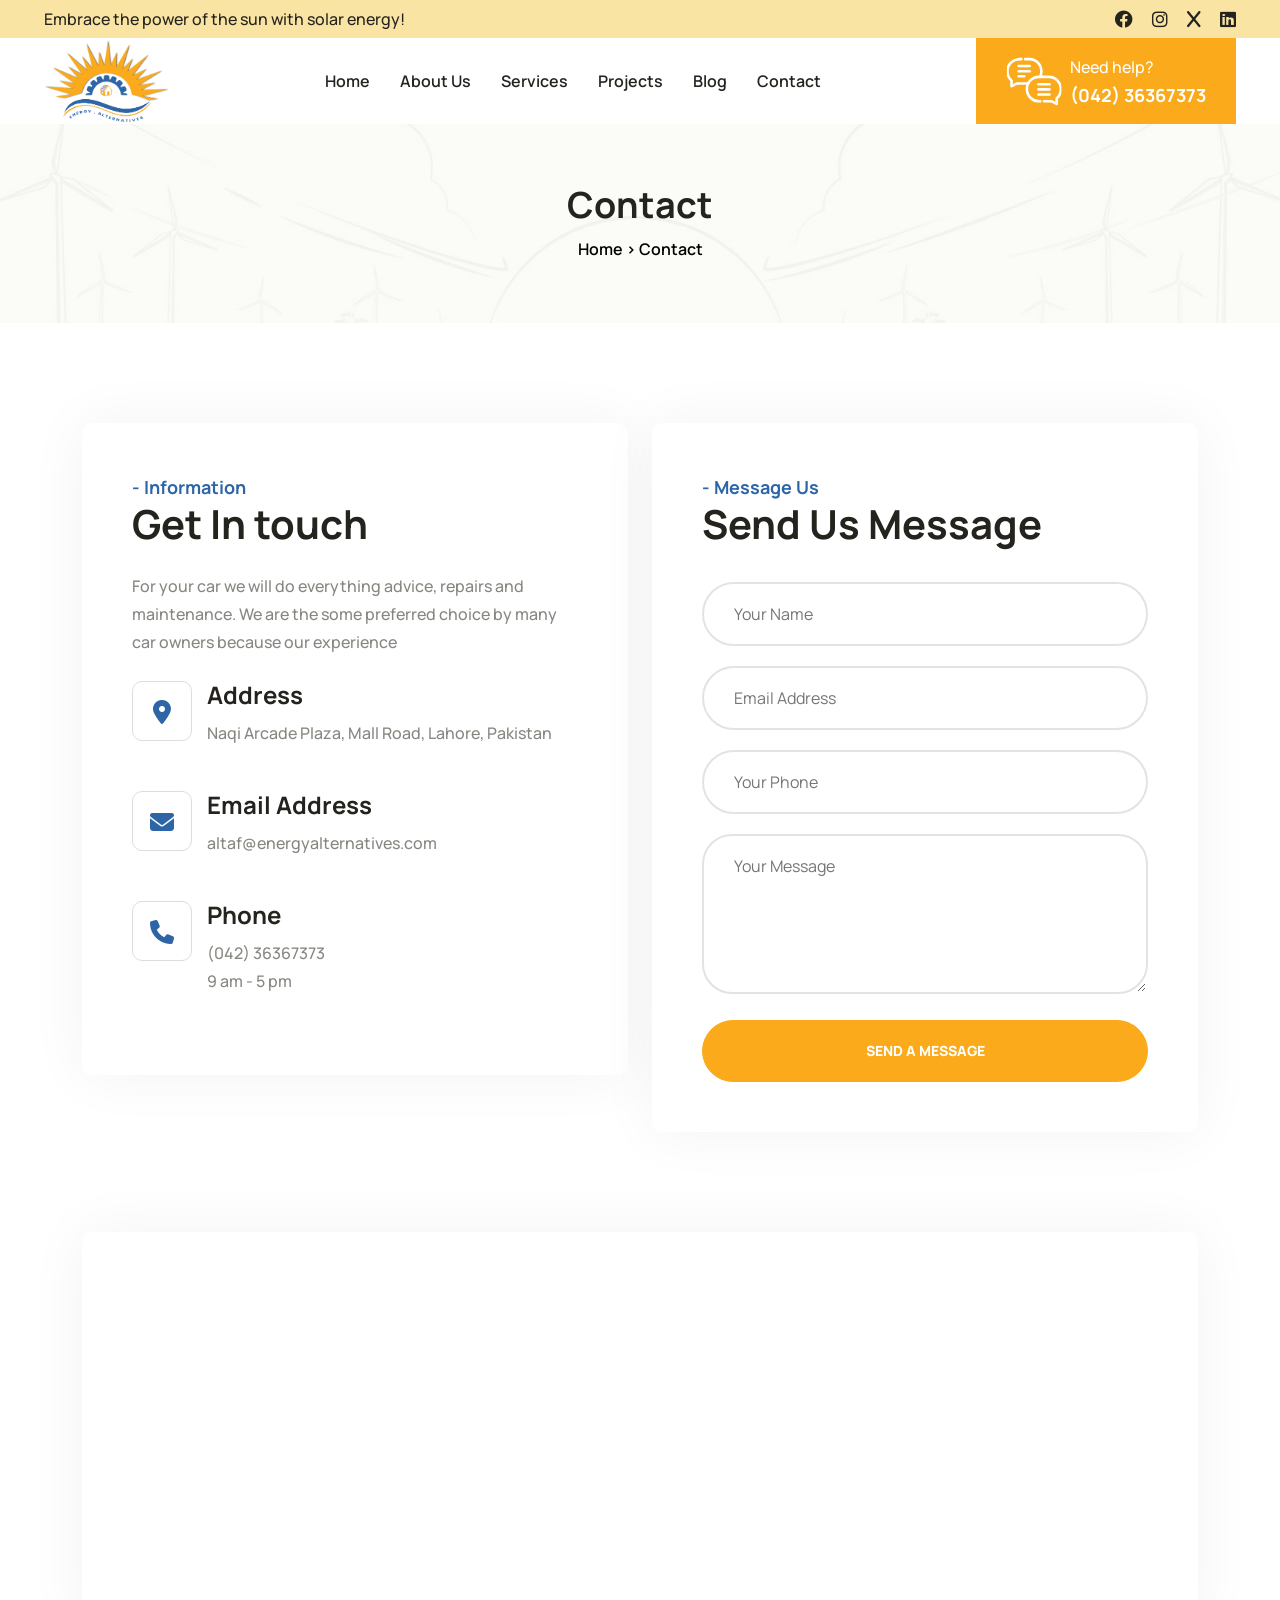
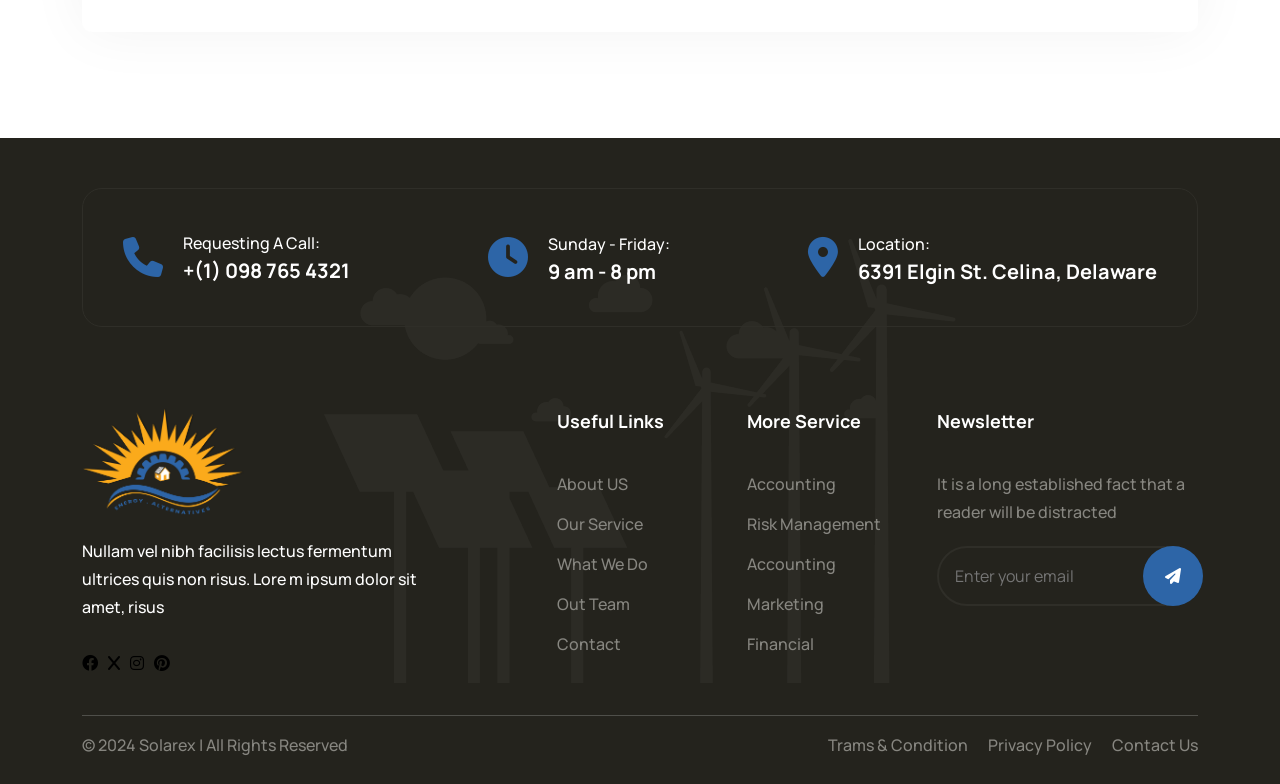
<file: contact.html>
<!DOCTYPE html>
<!-- Language -->
<html lang="zxx">
	<head>
		<!-- Meta Tags -->
		<meta charset="UTF-8">
		<meta name="viewport" content="width=device-width, initial-scale=1.0">
		<!-- Page Title -->
		<title>Solarex - Solar & Renewable Energy HTML Template</title>
		<!-- Favicon -->
		<link rel="shortcut icon" href="./assets/images/favicon.ico">

		<!-- Bootstrap CSS -->
		<link rel="stylesheet" href="assets/vendors/bootstrap/css/bootstrap.min.css">
		<!-- FontAwesome CSS -->
		<link rel="stylesheet" href="./assets/vendors/font-awesome/css/all.min.css">
		<!-- Slick Slider CSS -->
		<link rel="stylesheet" href="./assets/vendors/slick-slider/slick.css">
		<!-- Slick Slider Theme -->
		<link rel="stylesheet" href="./assets/vendors/slick-slider/slick-theme.css">

		<!-- MetisMenu CSS -->
		<link rel="stylesheet" href="./assets/vendors/metismenu/metismenu.css">

		<!-- Magnific Popup -->
		<link rel="stylesheet" href="./assets//vendors/magnific-popup/magnific-popup.css">

		<!-- Main Stylesheet -->
		<link rel="stylesheet" href="./assets/css/style.css">

	</head>
	<body class="body-wrapper home-one" data-scroll-animation="true">
		<!-- Overlay -->
		<div class="overlay"></div>

		<!-- Top Header Start -->
		<div class="srex-top-header d-none d-md-block">
			<div class="container-fluid">
				<div class="row">
					<div class="col-6 col-md-8">
						<p>Embrace the power of the sun with solar energy! </p>
					</div>
					<div class="col-6 col-md-4">
						<ul>
							<li>
								<a href=""><i class="fa-brands fa-facebook"></i></a>
								<a href=""><i class="fa-brands fa-instagram"></i></a>
								<a href=""><i class="fa-brands fa-x"></i></a>
								<a href=""><i class="fa-brands fa-linkedin"></i></a>
							</li>
						</ul>
					</div>
				</div>
			</div>
		</div>
		<!-- Top Header End -->

    <!-- Header Start -->
    <header class="srex-header srex-header--home-two">
		<div class="container-fluid">
		  <div class="row">
			<div class="col-12">
			  <nav
				class="ud-main-menu ud-main-menu--home-one d-flex align-items-center justify-content-between"
				aria-label="Main Navigation"
			  >
				<div class="ud-main-menu__logo">
				  <a href="index.html">
					<img
					  src="assets/images/logo-black.png"
					  alt="Solarex"
					  style="height: 85px;"
					/>
				  </a>
				</div>
				<ul class="ud-main-menu__links d-none d-lg-flex">
				  <li>
					<a href="index.html"
					  >Home
					  <!-- <i class="fa-solid fa-angle-down"></i> -->
					</a>
					<!-- <ul class="ud-main-menu__sub-menu">
										  <li><a href="index.html">Home 1</a></li>
										  <li><a href="index-2.html">Home 2</a></li>
										  <li><a href="index-3.html">Home 3</a></li>
									  </ul> -->
				  </li>
				  <li>
					<a href="about.html">About Us</a>
				  </li>
				  <li>
					<a href="services.html">Services</a>
					<!-- <a href="#"
					  >Services <i class="fa-solid fa-angle-down"></i
					></a>
					<ul class="ud-main-menu__sub-menu">
					  <li><a href="services.html">Services</a></li>
					  <li>
						<a href="services-details.html">Services Details</a>
					  </li>
					</ul> -->
				  </li>
				  <li>
					<a href="projects.html">Projects</a>
					<!-- <a href="#"
					  >Projects <i class="fa-solid fa-angle-down"></i
					></a>
					<ul class="ud-main-menu__sub-menu">
					  <li><a href="projects.html">Projects</a></li>
					  <li>
						<a href="projects-details.html">Projects Details</a>
					  </li>
					</ul> -->
				  </li>
				  <li>
					<a href="blog.html">Blog</a>
					<!-- <a href="#">Blog <i class="fa-solid fa-angle-down"></i></a> -->
					<!-- <ul class="ud-main-menu__sub-menu">
					  <li><a href="blog.html">Blog</a></li>
					  <li>
						<a href="blog-details.html">Blog Details</a>
					  </li>
					</ul> -->
				  </li>
				  <!-- <li>
					<a href="#">Page <i class="fa-solid fa-angle-down"></i></a>
					<ul class="ud-main-menu__sub-menu">
					  <li><a href="faq.html">FAQ</a></li>
					</ul>
				  </li> -->
				  <li>
					<a href="contact.html">Contact</a>
				  </li>
				</ul>
  
				<div class="ud-hamburger-menu d-block d-lg-none">
				  <div class="ud-hamburger-menu__btn">
					<span></span>
				  </div>
				</div>
  
				<div
				  class="srex-header__call srex-header--home-two__call-two d-flex align-items-center gap-2 m-0 d-none d-xl-flex"
				>
				  <img src="./assets/images/chat-2.svg" alt="Chat" />
				  <div>
					<span>Need help?</span>
					<h4>
					  <a href="tel:04236367373">(042) 36367373</a>
					</h4>
				  </div>
				</div>
			  </nav>
			</div>
		  </div>
		</div>
  
		<!-- Side Popup -->
		<div class="ud-side-popup ud-side-popup--home-one">
		  <div class="ud-side-popup__header">
			<div class="ud-side-popup__header-logo">
			  <img src="./assets/images/logo-black.png" alt="Solarex" />
			</div>
			<button class="side-popup-close">
			  <i class="fa-solid fa-xmark"></i>
			</button>
		  </div>
		  <div class="ud-side-popup__body">
			<ul class="metismenu" id="side-menu">
			  <li>
				<a href="index.html">
				  Home
				  <!-- <i class="fa-solid fa-plus"></i> -->
				</a>
				<!-- <ul class="sub-menu collapse" aria-expanded="false">
								  <li>
									  <a href="index.html">Home 1</a>
								  </li>
								  <li>
									  <a href="index-2.html">Home 2</a>
								  </li>
								  <li>
									  <a href="index-3.html">Home 3</a>
								  </li>
							  </ul> -->
			  </li>
			  <li>
				<a href="about.html">About Us</a>
			  </li>
			  <li>
				<a href="#"> Services <i class="fa-solid fa-plus"></i> </a>
				<ul class="sub-menu collapse" aria-expanded="false">
				  <li>
					<a href="services.html">Services</a>
				  </li>
				  <li>
					<a href="services-details.html">Services Details</a>
				  </li>
				</ul>
			  </li>
			  <li>
				<a href="#"> Projects <i class="fa-solid fa-plus"></i> </a>
				<ul class="sub-menu collapse" aria-expanded="false">
				  <li>
					<a href="projects.html">Projects</a>
				  </li>
				  <li>
					<a href="projects-details.html">Projects Details</a>
				  </li>
				</ul>
			  </li>
			  <li>
				<a href="#"> Blog <i class="fa-solid fa-plus"></i> </a>
				<ul class="sub-menu collapse" aria-expanded="false">
				  <li>
					<a href="blog.html">Blog</a>
				  </li>
				  <li>
					<a href="blog-details.html">Blog Details</a>
				  </li>
				</ul>
			  </li>
			  <li>
				<a href="#"> Pages <i class="fa-solid fa-plus"></i> </a>
				<ul class="sub-menu collapse" aria-expanded="false">
				  <li>
					<a href="faq.html">FAQ</a>
				  </li>
				</ul>
			  </li>
			  <li>
				<a href="contact.html">Contact</a>
			  </li>
			</ul>
		  </div>
		  <div class="ud-side-popup__bottom">
			<div class="ud-side-popup__bottom-info">
			  <div
				class="ud-side-popup__bottom-info-box d-flex align-items-center gap-3 py-0 m-0"
			  >
				<i class="fa-solid fa-phone"></i>
				<div class="ud-header-info-box__details">
				  <span>Need Help?</span>
				  <h4>
					<a href="tel:04236367373">(042) 36367373</a>
				  </h4>
				</div>
			  </div>
			  <div
				class="ud-side-popup__bottom-info-box d-flex align-items-center gap-3 py-0 m-0"
			  >
				<i class="fa-solid fa-paper-plane"></i>
				<div class="ud-header-info-box__details">
				  <span>Naqi Arcade Plaza, Mall Road</span>
				  <h4>Lahore, Pakistan</h4>
				</div>
			  </div>
			  <div
				class="ud-side-popup__bottom-info-box d-flex align-items-center gap-3 py-0 m-0"
			  >
				<i class="fa-solid fa-envelope"></i>
				<div class="ud-header-info-box__details">
				  <span>Send email</span>
				  <h4>
					<a href="mailto:info@energyalternatives.com.pk"
					  >info@energyalternatives.com.pk</a
					>
				  </h4>
				</div>
			  </div>
			</div>
			<ul class="ud-side-popup__bottom-socials">
			  <li>
				<a href="https://www.facebook.com/energyalternatives.pk">
				  <i class="fa-brands fa-facebook-f"></i>
				</a>
			  </li>
			  <li>
				<a href="https://www.youtube.com/@energyalternatives-pakistan">
				  <i class="fa-brands fa-youtube"></i>
				</a>
			  </li>
			  <li>
				<a href="https://www.instagram.com/energy_alternatives92">
				  <i class="fa-brands fa-instagram"></i>
				</a>
			  </li>
			  <li>
				<a href="https://pk.linkedin.com/company/ealternativespk">
				  <i class="fa-brands fa-linkedin"></i>
				</a>
			  </li>
			</ul>
		  </div>
		</div>
	  </header>
	  <!-- Header End -->
		
		<!-- START SECTION TOP -->
		<section class="section-top">
			<div class="container">
				<div class="col-lg-10 offset-lg-1 text-center">
					<div class="section-top-title">
						<h1>Contact</h1>
						<ul>
							<li><a href="index.html">Home</a></li>
							<li> >  Contact</li>
						</ul>
					</div><!-- //.HERO-TEXT -->
				</div><!--- END COL -->
			</div><!--- END CONTAINER -->
		</section>	
		<!-- END SECTION TOP -->		

 		<!-- Contact Section Start -->
		<section class="srex-contact--three srex-contact">
			<div class="container">
				<div class="row">
					<div class="col-lg-6 col-12">
						<div class="srex_contact_address">
							<div class="srex_contact_content">
								<h4>- Information</h4>
								<h1>Get In touch</h1>
								<p>For your car we will do everything advice, repairs and maintenance. We are the some preferred choice by many car owners because our experience </p>
							</div>
							<div class="srex-single-address">
								<div class="address_icon"><i class="fa-solid fa-location-dot"></i></div>
								<h4>Address</h4>
								<p>Naqi Arcade Plaza, Mall Road, Lahore, Pakistan</p>
							</div>
							<div class="srex-single-address">
								<div class="address_icon"><i class="fa-solid fa-envelope"></i></div>
								<h4>Email Address</h4>
								<p>altaf@energyalternatives.com</p>
							</div>
							<div class="srex-single-address">
								<div class="address_icon"><i class="fa-solid fa-phone"></i></div>
								<h4>Phone</h4>
								<p>(042) 36367373</p>
								<p>9 am - 5 pm</p>
							</div>
						</div>
					</div>
					<div class="col-lg-6 col-12">
						<div class="srex-contact__left srex_contact_address wow ud-fade-in-up" data-wow-delay="300ms">
							<div class="srex_contact_content">
								<h4>- Message Us</h4>
								<h1>Send Us Message</h1>
							</div>
							<form action="#">
								<div class="row justify-content-center">
									<div class="col-md-12 col-12">
										<input name="full-name" placeholder="Your Name" type="text" required>
									</div>
									<div class="col-md-12 col-12">
										<input name="email" placeholder="Email Address" type="text" required>
									</div>
								</div>
								<div class="row justify-content-center">
									<div class="col-md-12 col-12">
										<input placeholder="Your Phone" type="text" name="phone" required>
									</div>
								</div>
								<div>
									<textarea placeholder="Your Message" id="message" rows="5" name="message" required></textarea>
								</div>
								<div>
									<button type="button" class="form-submit-button srex-btn--secondary">Send A Message</button>
								</div>
							</form>
						</div>
					</div>
				</div>
			</div>
		</section>
		<!-- Contact Section End -->
		
		<div class="map_area">
			<div class="container">
				<div class="row">
				<div class="col-lg-12">
					<div class="map">
						<iframe src="https://www.google.com/maps/embed?pb=!1m18!1m12!1m3!1d3023.957183635167!2d-74.00402768559431!3d40.71895904512855!2m3!1f0!2f0!3f0!3m2!1i1024!2i768!4f13.1!3m3!1m2!1s0x89c2598a1316e7a7%3A0x47bb20eb6074b3f0!2sNew%20Work%20City%20-%20(CLOSED)!5e0!3m2!1sbn!2sbd!4v1600305497356!5m2!1sbn!2sbd" style="border:0;" allowfullscreen="" aria-hidden="false" tabindex="0"></iframe>
					</div>				
				</div>
				</div>
			</div>
		</div>
 

		<!-- Footer Start-->
		<footer class="srex-footer-two">
			<div class="container">
				<div class="srex-footer-two__top__content">
					<ul class="srex-footer-two__top__content__contact d-flex justify-content-between">
						<li >
							<div class="srex-footer-two__top__content__contact __icon">
								<i class="fa-solid fa-phone"></i>
							</div>
							<div class="srex-footer-two__top__content__contact __text">
								<p>
									Requesting A Call:
								</p>
								<p>
									<a href="tel:+10987654321">+(1) 098 765 4321</a>
								</p>
							</div>
						</li>
						<li >
							<div class="srex-footer-two__top__content__contact __icon">
								<i class="fa-solid fa-clock"></i>
							</div>
							<div class="srex-footer-two__top__content__contact __text">
								<p>
									Sunday - Friday:
								</p>
								<h3>
									9 am - 8 pm
								</h3>
							</div>
						</li>
						<li >
							<div class="srex-footer-two__top__content__contact __icon">
								<i class="fa-solid fa-location-dot"></i>
							</div>
							<div class="srex-footer-two__top__content__contact __text">
								<p>
									Location:
								</p>
								<h3>6391 Elgin St. Celina, Delaware</h3>
							</div>
						</li>
						
					</ul>
				</div>
				<div class="srex-footer-two__links footer-two">
					<div class="row">
						<div class="col-12 col-lg-5 col-md-6">
							<div class="srex-footer-two__links__logo">
									<img
										src="./assets/images/footer-logo-2.png"
										alt="Logo">
										<p class="srex-footer-two__links__logo__text">Nullam vel nibh facilisis lectus fermentum ultrices quis non risus. Lore m ipsum dolor sit amet,  risus</p>
										
											<ul class="srex-footer-two__links__social_links">
												<li><i class="fa-brands fa-facebook"></i></li>
												<li><i class="fa-brands fa-x"></i></li>
												<li><i class="fa-brands fa-instagram"></i></li>
												<li><i class="fa-brands fa-pinterest"></i></li>
											</ul>
							</div>
						</div>
						<div class="col-6 col-lg-2 col-md-6">
							<div class="srex-footer__links__wrapper">
								<h4>Useful Links</h4>
								<div class="srex-footer__links__content">
									<ul class="srex-footer__links__list">
										<li>
											<a href="#">About US</a>
										</li>
										<li>
											<a href="#">Our Service</a>
										</li>
										<li>
											<a href="#">What We Do</a>
										</li>
										<li>
											<a href="#">Out Team</a>
										</li>
										<li>
											<a href="#">Contact</a>
										</li>
									</ul>
								</div>
							</div>
						</div>
						<div class="col-6 col-lg-2 col-md-6">
							<div class="srex-footer__links__wrapper">
								<h4>More Service</h4>
								<div class="srex-footer__links__content">
									<ul class="srex-footer__links__list">
										<li>
											<a href="#">Accounting</a>
										</li>
										<li>
											<a href="#">Risk Management</a>
										</li>
										<li>
											<a href="#">Accounting</a>
										</li>
										<li>
											<a href="#">Marketing</a>
										</li>
										<li>
											<a href="#">Financial</a>
										</li>
									</ul>
								</div>
							</div>
						</div>
						<div class="col-12 col-lg-3 col-md-6">
							<div class="srex-footer__links__wrapper">
								<h4>Newsletter</h4>
								<div class="srex-footer__links__content">
									<div class="srex-footer__newsletter">
										<p>
											It is a long established fact that a reader will be distracted
										</p>
										<div class="srex-footer__form">
											<form class="text-center">
												<input placeholder="Enter your email" type="text">
												<button type="button">
													<i class="fa-solid fa-paper-plane"></i>
												</button>
											</form>
										</div>
									</div>
								</div>
							</div>
						</div>
					</div>
				</div>

				<div class="border-line"></div>

				<div class="srex-footer__bottom">
					<div class="row">
						<div class="col-12 col-md-6">
							<p>
								&copy; 2024 Solarex | All Rights Reserved
							</p>
						</div>
						<div class="col-12 col-md-6">
							<ul class="srex-footer__bottom__links">
								<li>
									<a href="#">Trams & Condition</a>
								</li>
								<li>
									<a href="#">Privacy Policy</a>
								</li>
								<li>
									<a href="#">Contact Us</a>
								</li>
							</ul>
						</div>
					</div>
				</div> 
			</div>
		</footer>
		<!-- Footer End -->

		<!-- jQuery -->
		<script src="./assets/vendors/jquery/jquery-3.6.0.min.js"></script>
		<!-- Popper JS -->
		<script src="./assets/vendors/bootstrap/js/popper.min.js"></script>
		<!-- Bootstrap JS -->
		<script src="./assets/vendors/bootstrap/js/bootstrap.min.js"></script>
		<!-- Slick Slider JS -->
		<script src="./assets/vendors/slick-slider/slick.js"></script>
		<!-- WOW JS -->
		<script src="./assets/vendors/wow/wow.min.js"></script>
		<!-- MetisMenu JS -->
		<script src="./assets/vendors/metismenu/metismenu.js"></script>

		<!-- Magnific Popup JS -->
		<script src="./assets/vendors/magnific-popup/magnific-popup.min.js"></script>

		<!-- Waypoints JS -->
		<script src="assets/vendors/waypoints/waypoints.min.js"></script>
		<!-- CounterUp JS -->
		<script src="assets/vendors/counterup/counterup.js"></script>

		<!-- Mixitup -->
		<script src="./assets/vendors/jquery-mixitup/jquery-mixitup.min.js"></script>

		<!-- Custom JS -->
		<script src="./assets/js/custom.js"></script>
	</body>
</html>
</file>
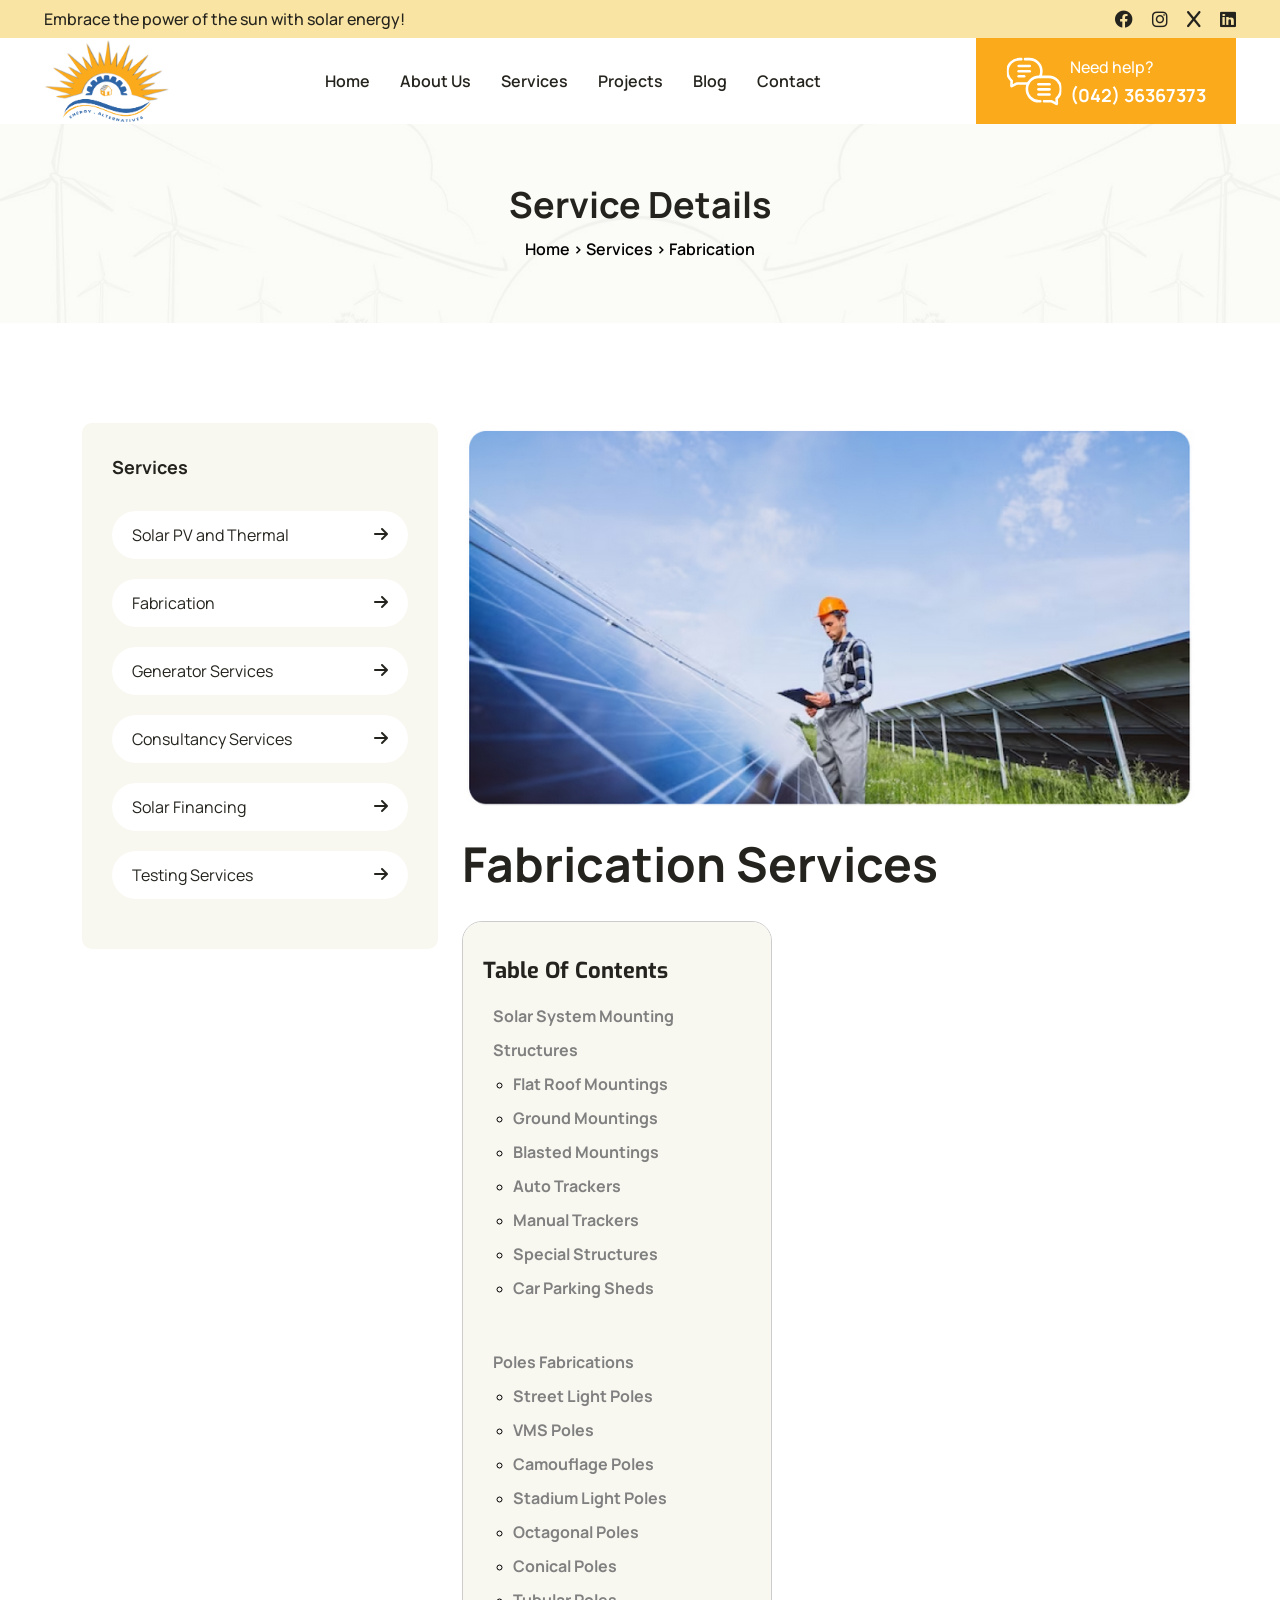
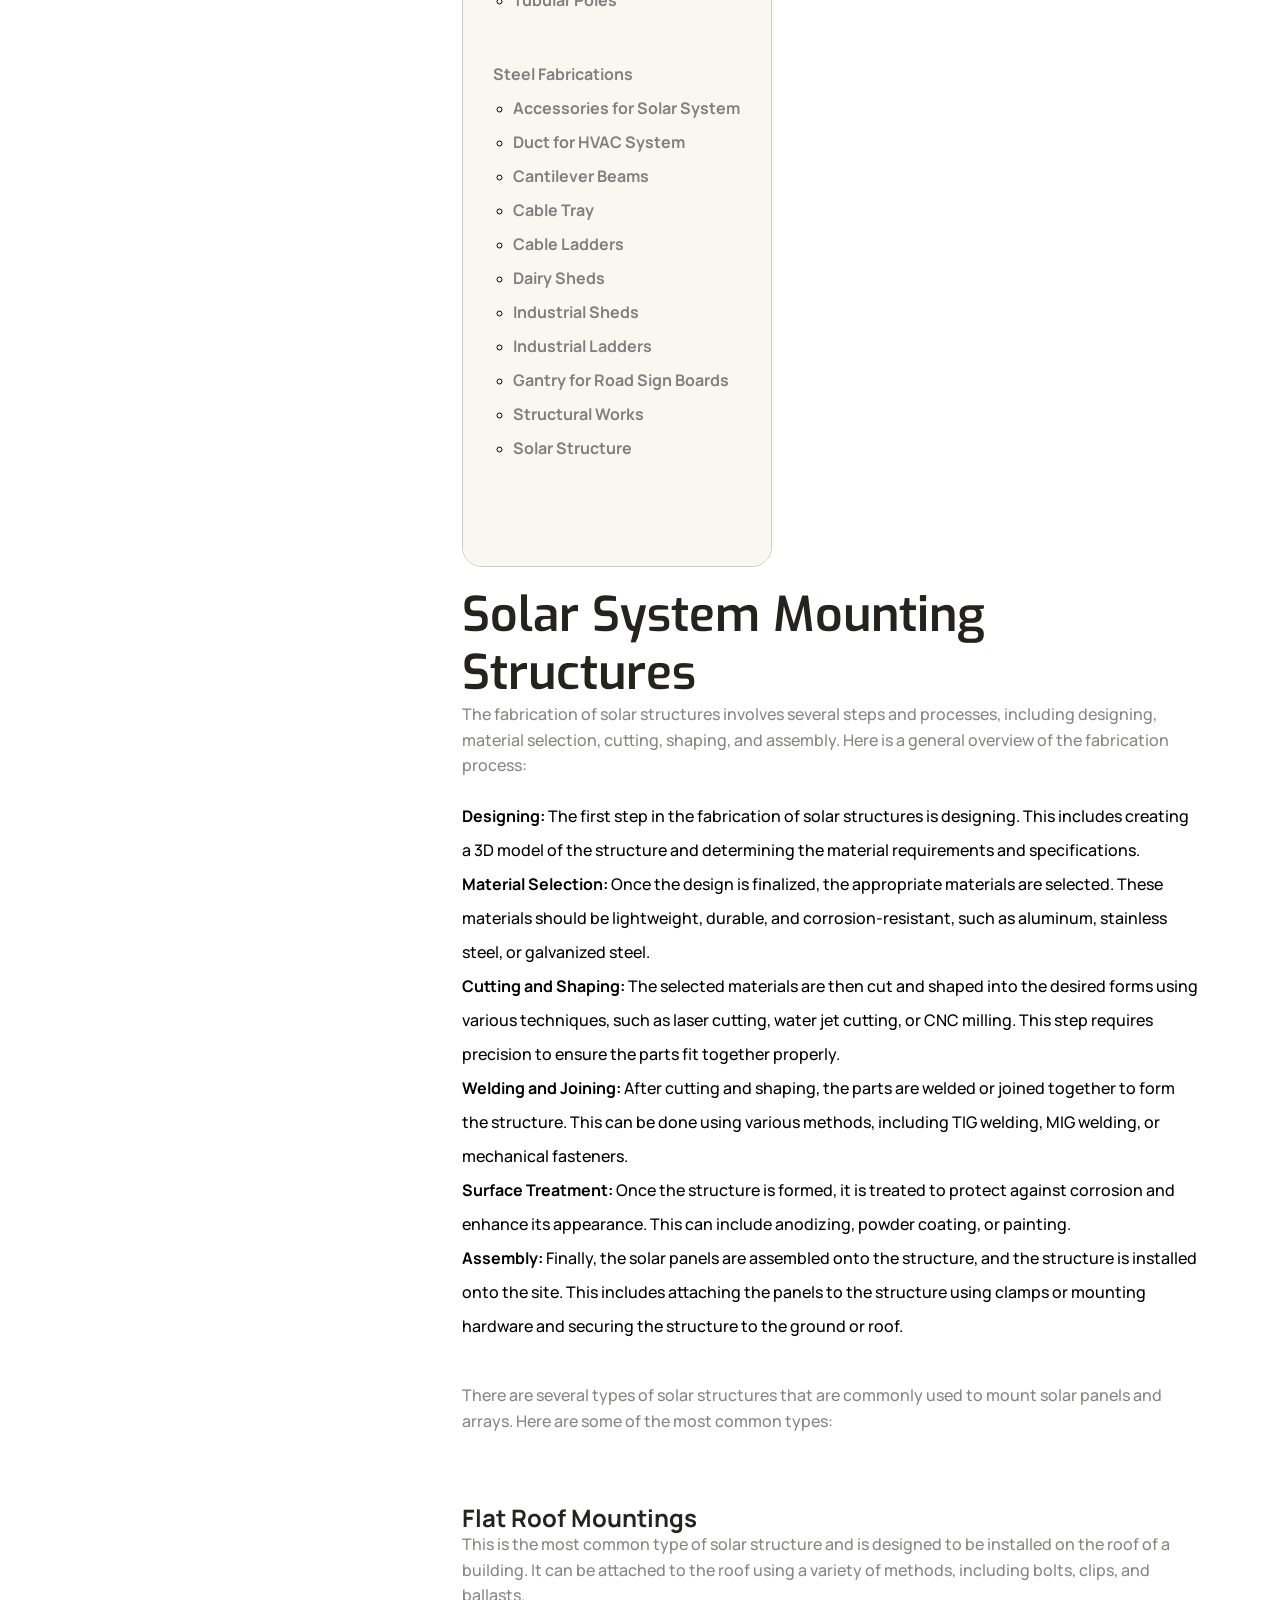
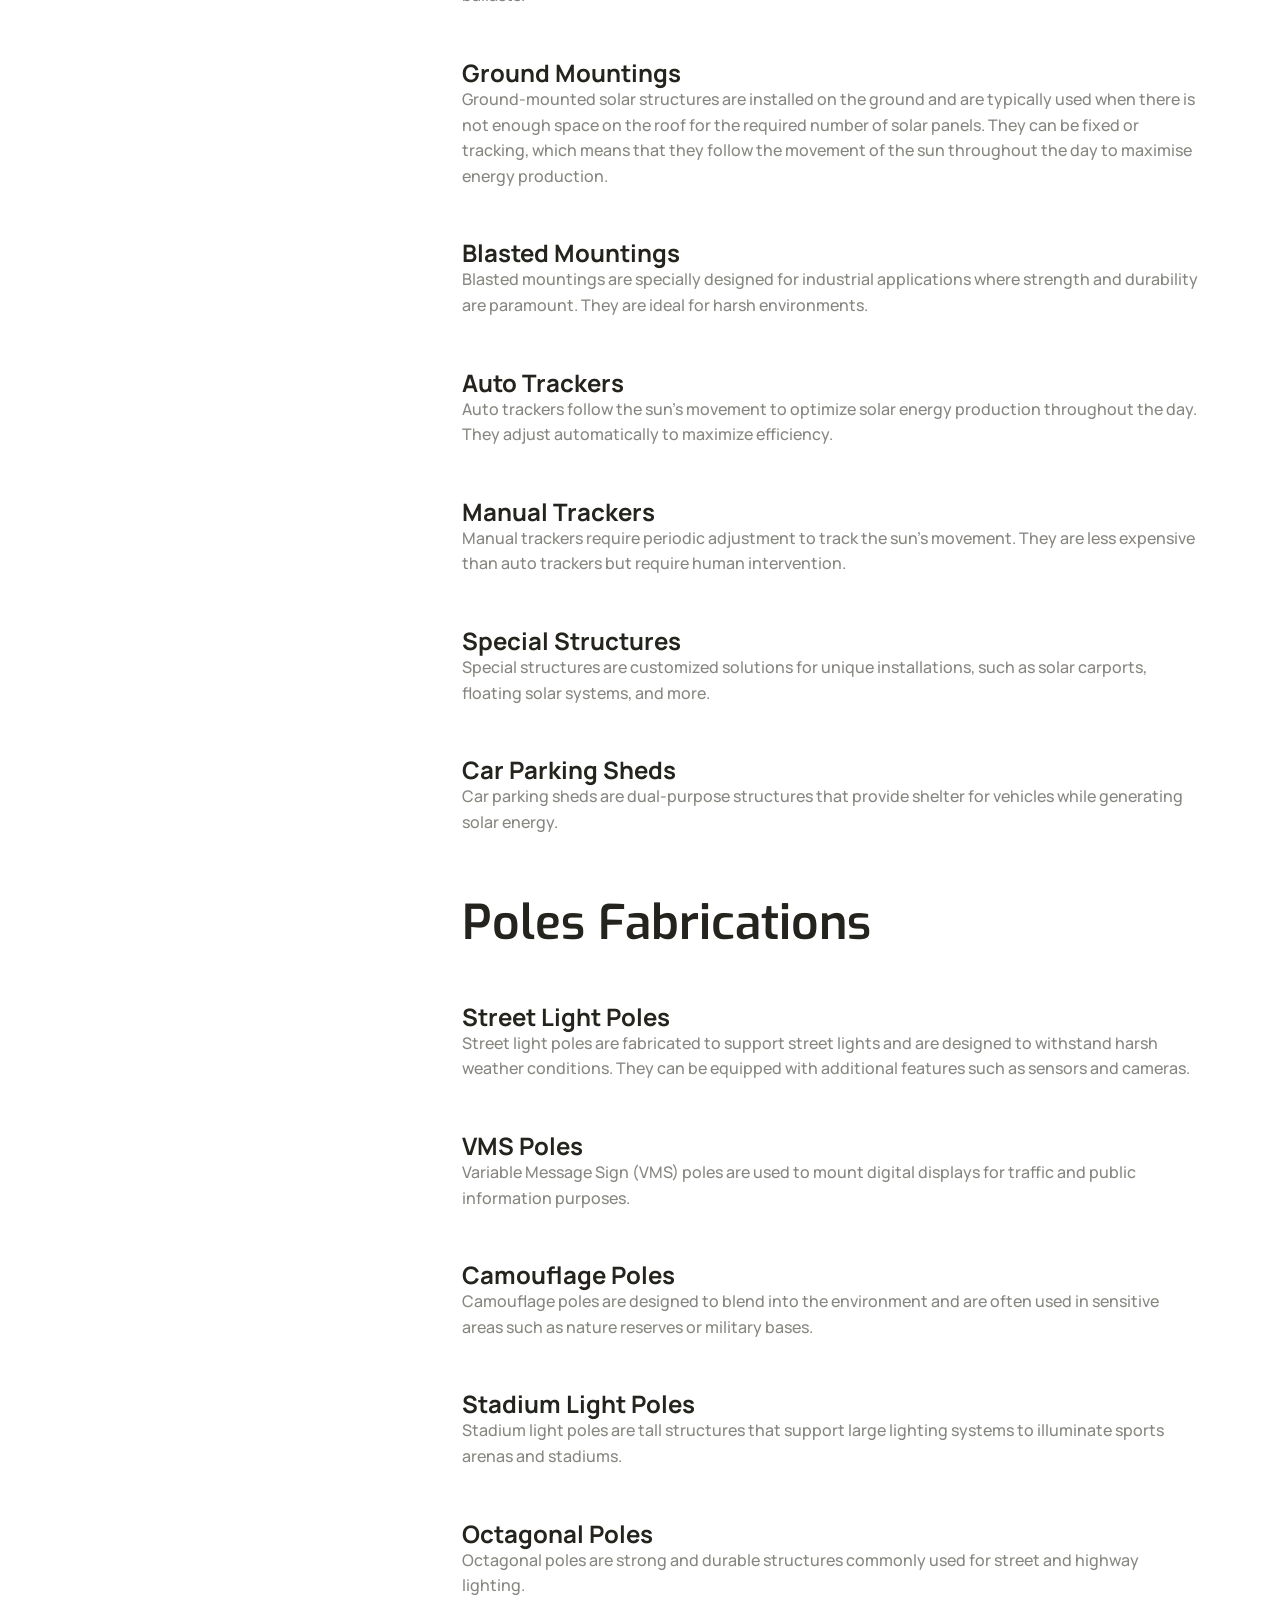
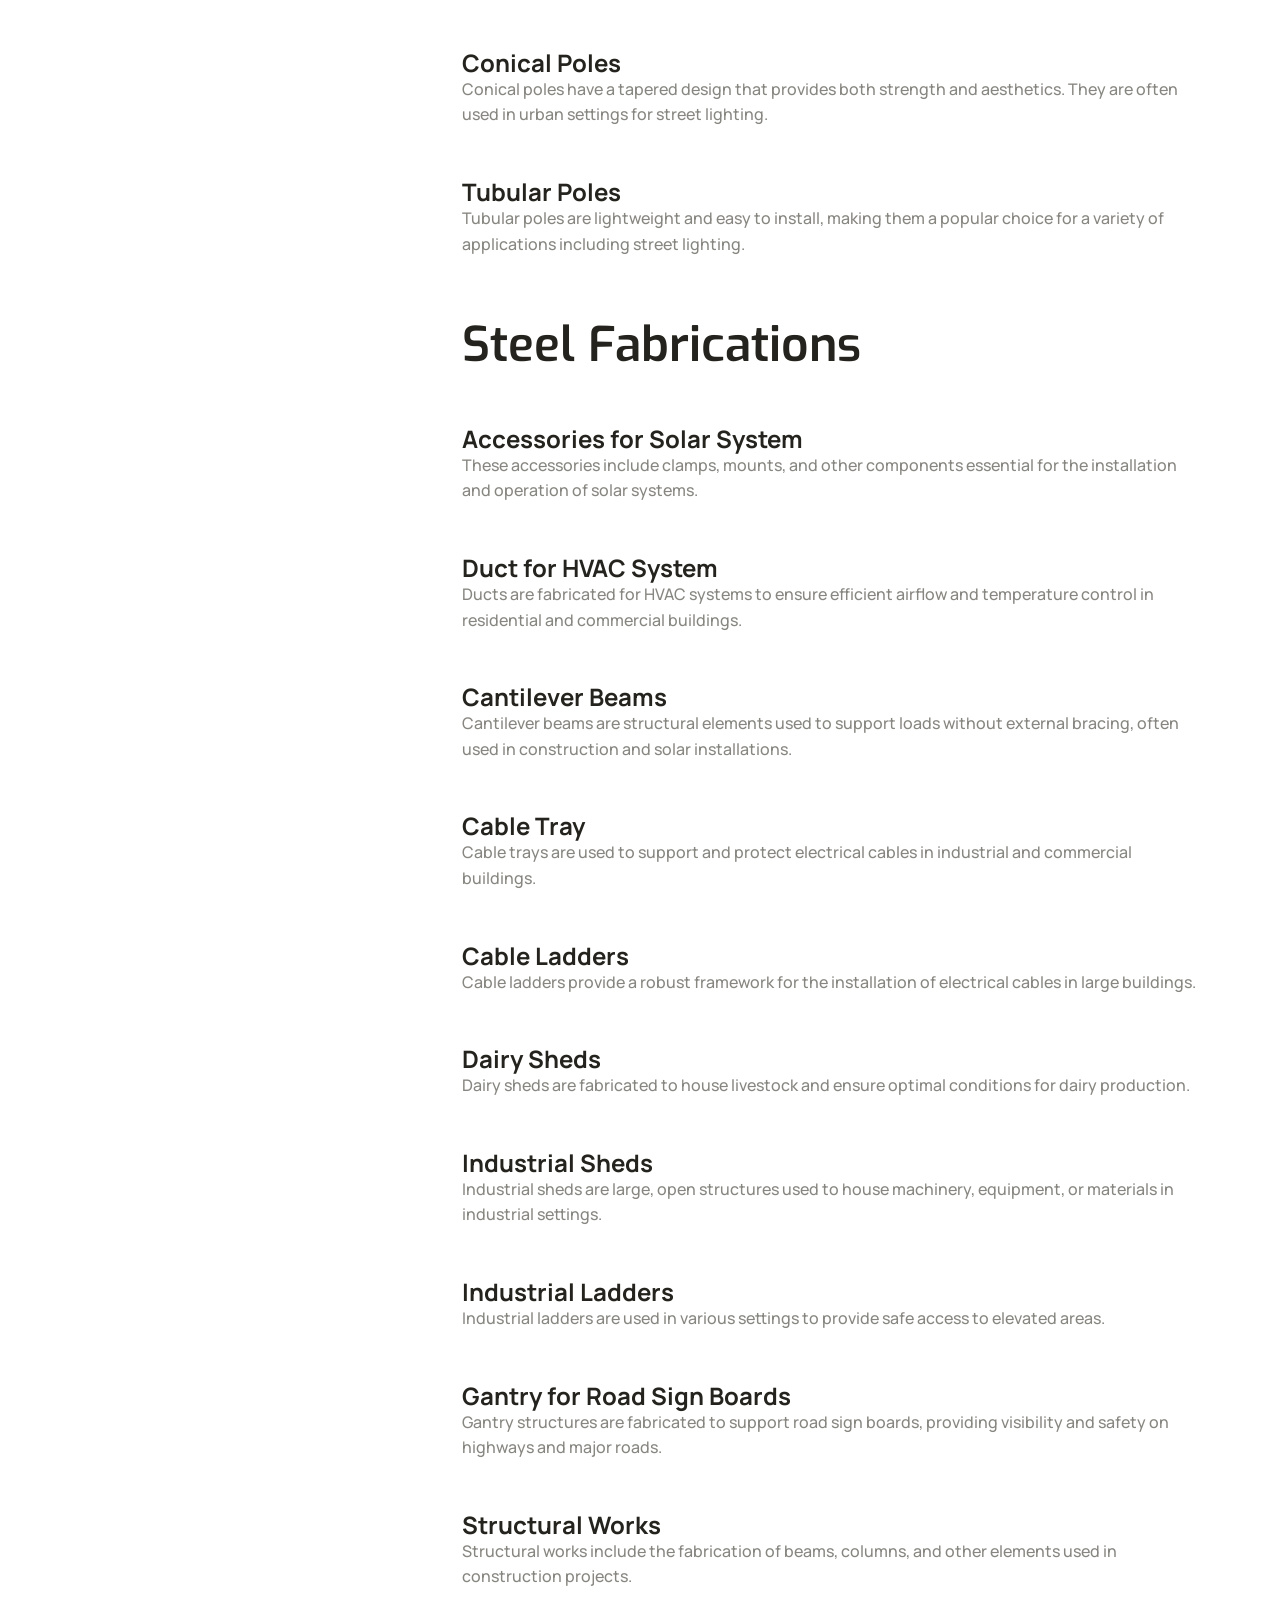
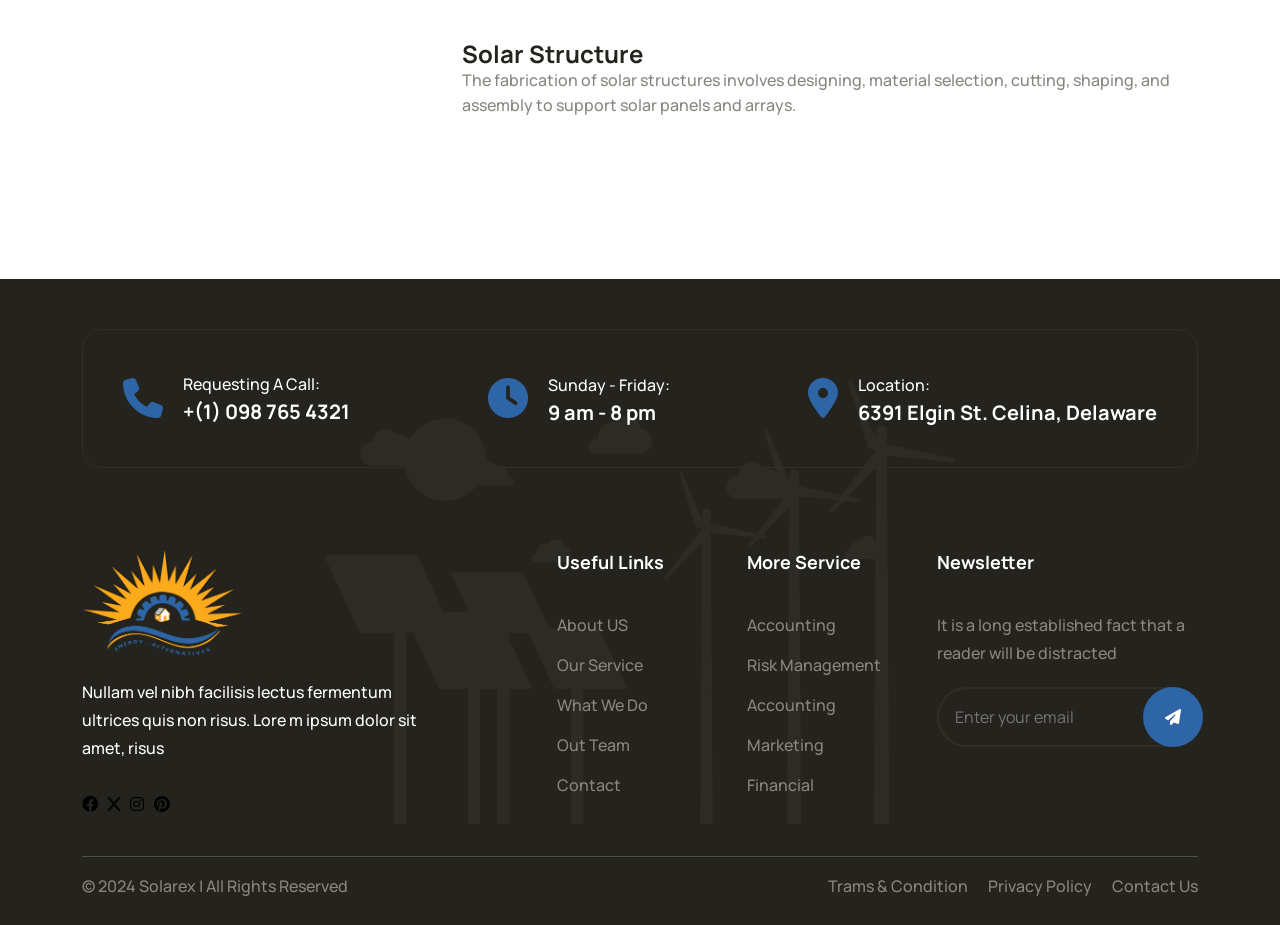
<file: fabrication-service-details.html>
<!DOCTYPE html>
<!-- Language -->
<html lang="zxx">
	<head>
		<!-- Meta Tags -->
		<meta charset="UTF-8">
		<meta name="viewport" content="width=device-width, initial-scale=1.0">
		<!-- Page Title -->
		<title>Solarex - Solar & Renewable Energy HTML Template</title>
		<!-- Favicon -->
		<link rel="shortcut icon" href="./assets/images/favicon.ico">

		<!-- Bootstrap CSS -->
		<link rel="stylesheet" href="assets/vendors/bootstrap/css/bootstrap.min.css">
		<!-- FontAwesome CSS -->
		<link rel="stylesheet" href="./assets/vendors/font-awesome/css/all.min.css">
		<!-- Slick Slider CSS -->
		<link rel="stylesheet" href="./assets/vendors/slick-slider/slick.css">
		<!-- Slick Slider Theme -->
		<link rel="stylesheet" href="./assets/vendors/slick-slider/slick-theme.css">

		<!-- MetisMenu CSS -->
		<link rel="stylesheet" href="./assets/vendors/metismenu/metismenu.css">

		<!-- Magnific Popup -->
		<link rel="stylesheet" href="./assets//vendors/magnific-popup/magnific-popup.css">

		<!-- Main Stylesheet -->
		<link rel="stylesheet" href="./assets/css/style.css">

	</head>
	<body class="body-wrapper home-one" data-scroll-animation="true">
		<!-- Overlay -->
		<div class="overlay"></div>

		<!-- Top Header Start -->
		<div class="srex-top-header d-none d-md-block">
			<div class="container-fluid">
				<div class="row">
					<div class="col-6 col-md-8">
						<p>Embrace the power of the sun with solar energy! </p>
					</div>
					<div class="col-6 col-md-4">
						<ul>
							<li>
								<a href=""><i class="fa-brands fa-facebook"></i></a>
								<a href=""><i class="fa-brands fa-instagram"></i></a>
								<a href=""><i class="fa-brands fa-x"></i></a>
								<a href=""><i class="fa-brands fa-linkedin"></i></a>
							</li>
						</ul>
					</div>
				</div>
			</div>
		</div>
		<!-- Top Header End -->

    <!-- Header Start -->
    <header class="srex-header srex-header--home-two">
		<div class="container-fluid">
		  <div class="row">
			<div class="col-12">
			  <nav
				class="ud-main-menu ud-main-menu--home-one d-flex align-items-center justify-content-between"
				aria-label="Main Navigation"
			  >
				<div class="ud-main-menu__logo">
				  <a href="index.html">
					<img
					  src="assets/images/logo-black.png"
					  alt="Solarex"
					  style="height: 85px;"
					/>
				  </a>
				</div>
				<ul class="ud-main-menu__links d-none d-lg-flex">
				  <li>
					<a href="index.html"
					  >Home
					  <!-- <i class="fa-solid fa-angle-down"></i> -->
					</a>
					<!-- <ul class="ud-main-menu__sub-menu">
										  <li><a href="index.html">Home 1</a></li>
										  <li><a href="index-2.html">Home 2</a></li>
										  <li><a href="index-3.html">Home 3</a></li>
									  </ul> -->
				  </li>
				  <li>
					<a href="about.html">About Us</a>
				  </li>
				  <li>
					<a href="services.html">Services</a>
					<!-- <a href="#"
					  >Services <i class="fa-solid fa-angle-down"></i
					></a>
					<ul class="ud-main-menu__sub-menu">
					  <li><a href="services.html">Services</a></li>
					  <li>
						<a href="services-details.html">Services Details</a>
					  </li>
					</ul> -->
				  </li>
				  <li>
					<a href="projects.html">Projects</a>
					<!-- <a href="#"
					  >Projects <i class="fa-solid fa-angle-down"></i
					></a>
					<ul class="ud-main-menu__sub-menu">
					  <li><a href="projects.html">Projects</a></li>
					  <li>
						<a href="projects-details.html">Projects Details</a>
					  </li>
					</ul> -->
				  </li>
				  <li>
					<a href="blog.html">Blog</a>
					<!-- <a href="#">Blog <i class="fa-solid fa-angle-down"></i></a> -->
					<!-- <ul class="ud-main-menu__sub-menu">
					  <li><a href="blog.html">Blog</a></li>
					  <li>
						<a href="blog-details.html">Blog Details</a>
					  </li>
					</ul> -->
				  </li>
				  <!-- <li>
					<a href="#">Page <i class="fa-solid fa-angle-down"></i></a>
					<ul class="ud-main-menu__sub-menu">
					  <li><a href="faq.html">FAQ</a></li>
					</ul>
				  </li> -->
				  <li>
					<a href="contact.html">Contact</a>
				  </li>
				</ul>
  
				<div class="ud-hamburger-menu d-block d-lg-none">
				  <div class="ud-hamburger-menu__btn">
					<span></span>
				  </div>
				</div>
  
				<div
				  class="srex-header__call srex-header--home-two__call-two d-flex align-items-center gap-2 m-0 d-none d-xl-flex"
				>
				  <img src="./assets/images/chat-2.svg" alt="Chat" />
				  <div>
					<span>Need help?</span>
					<h4>
					  <a href="tel:04236367373">(042) 36367373</a>
					</h4>
				  </div>
				</div>
			  </nav>
			</div>
		  </div>
		</div>
  
		<!-- Side Popup -->
		<div class="ud-side-popup ud-side-popup--home-one">
		  <div class="ud-side-popup__header">
			<div class="ud-side-popup__header-logo">
			  <img src="./assets/images/logo-black.png" alt="Solarex" />
			</div>
			<button class="side-popup-close">
			  <i class="fa-solid fa-xmark"></i>
			</button>
		  </div>
		  <div class="ud-side-popup__body">
			<ul class="metismenu" id="side-menu">
			  <li>
				<a href="index.html">
				  Home
				  <!-- <i class="fa-solid fa-plus"></i> -->
				</a>
				<!-- <ul class="sub-menu collapse" aria-expanded="false">
								  <li>
									  <a href="index.html">Home 1</a>
								  </li>
								  <li>
									  <a href="index-2.html">Home 2</a>
								  </li>
								  <li>
									  <a href="index-3.html">Home 3</a>
								  </li>
							  </ul> -->
			  </li>
			  <li>
				<a href="about.html">About Us</a>
			  </li>
			  <li>
				<a href="#"> Services <i class="fa-solid fa-plus"></i> </a>
				<ul class="sub-menu collapse" aria-expanded="false">
				  <li>
					<a href="services.html">Services</a>
				  </li>
				  <li>
					<a href="services-details.html">Services Details</a>
				  </li>
				</ul>
			  </li>
			  <li>
				<a href="#"> Projects <i class="fa-solid fa-plus"></i> </a>
				<ul class="sub-menu collapse" aria-expanded="false">
				  <li>
					<a href="projects.html">Projects</a>
				  </li>
				  <li>
					<a href="projects-details.html">Projects Details</a>
				  </li>
				</ul>
			  </li>
			  <li>
				<a href="#"> Blog <i class="fa-solid fa-plus"></i> </a>
				<ul class="sub-menu collapse" aria-expanded="false">
				  <li>
					<a href="blog.html">Blog</a>
				  </li>
				  <li>
					<a href="blog-details.html">Blog Details</a>
				  </li>
				</ul>
			  </li>
			  <li>
				<a href="#"> Pages <i class="fa-solid fa-plus"></i> </a>
				<ul class="sub-menu collapse" aria-expanded="false">
				  <li>
					<a href="faq.html">FAQ</a>
				  </li>
				</ul>
			  </li>
			  <li>
				<a href="contact.html">Contact</a>
			  </li>
			</ul>
		  </div>
		  <div class="ud-side-popup__bottom">
			<div class="ud-side-popup__bottom-info">
			  <div
				class="ud-side-popup__bottom-info-box d-flex align-items-center gap-3 py-0 m-0"
			  >
				<i class="fa-solid fa-phone"></i>
				<div class="ud-header-info-box__details">
				  <span>Need Help?</span>
				  <h4>
					<a href="tel:04236367373">(042) 36367373</a>
				  </h4>
				</div>
			  </div>
			  <div
				class="ud-side-popup__bottom-info-box d-flex align-items-center gap-3 py-0 m-0"
			  >
				<i class="fa-solid fa-paper-plane"></i>
				<div class="ud-header-info-box__details">
				  <span>Naqi Arcade Plaza, Mall Road</span>
				  <h4>Lahore, Pakistan</h4>
				</div>
			  </div>
			  <div
				class="ud-side-popup__bottom-info-box d-flex align-items-center gap-3 py-0 m-0"
			  >
				<i class="fa-solid fa-envelope"></i>
				<div class="ud-header-info-box__details">
				  <span>Send email</span>
				  <h4>
					<a href="mailto:info@energyalternatives.com.pk"
					  >info@energyalternatives.com.pk</a
					>
				  </h4>
				</div>
			  </div>
			</div>
			<ul class="ud-side-popup__bottom-socials">
			  <li>
				<a href="https://www.facebook.com/energyalternatives.pk">
				  <i class="fa-brands fa-facebook-f"></i>
				</a>
			  </li>
			  <li>
				<a href="https://www.youtube.com/@energyalternatives-pakistan">
				  <i class="fa-brands fa-youtube"></i>
				</a>
			  </li>
			  <li>
				<a href="https://www.instagram.com/energy_alternatives92">
				  <i class="fa-brands fa-instagram"></i>
				</a>
			  </li>
			  <li>
				<a href="https://pk.linkedin.com/company/ealternativespk">
				  <i class="fa-brands fa-linkedin"></i>
				</a>
			  </li>
			</ul>
		  </div>
		</div>
	  </header>
	  <!-- Header End -->
		
		<!-- START SECTION TOP -->
		<section class="section-top">
			<div class="container">
				<div class="col-lg-10 offset-lg-1 text-center">
					<div class="section-top-title">
						<h1>Service details</h1>
						<ul>
							<li><a href="index.html">Home</a></li>
							<li>> Services >  Fabrication</li>
						</ul>
					</div><!-- //.HERO-TEXT -->
				</div><!--- END COL -->
			</div><!--- END CONTAINER -->
		</section>	
		<!-- END SECTION TOP -->		

 		<!--  Latest PortFolio Start -->
		<section class="srex-single-project srex-section">
			<div class="container">
				<div class="row">
					<div class="col-lg-4 col-sm-12 col-xs-12 solar-pv-sticky-left">
						<div class="single_ser_info">
							<h4>Services</h4>
							<a href="./solar-pv-service-details.html">Solar PV and Thermal <i class="fa-solid fa-arrow-right"></i></a>
							<a href="./fabrication-service-details.html">Fabrication <i class="fa-solid fa-arrow-right"></i></a>
							<a href="./generator-service-details.html">Generator Services <i class="fa-solid fa-arrow-right"></i></a>
							<a href="./consultancy-service-details.html">Consultancy Services <i class="fa-solid fa-arrow-right"></i></a>
							<a href="./solar-financing-service-details.html">Solar Financing <i class="fa-solid fa-arrow-right"></i></a>
							<a href="./testing-service-details.html">Testing Services <i class="fa-solid fa-arrow-right"></i></a>
						</div>
						<!-- <div class="single_brochure">
							<h4>Brochure</h4>
							<div class="single_bro_doc">
								<div class="sbd_icon"><i class="fa-regular fa-folder"></i></div>
								<h5>Document New business</h5>
								<p>Business Consulation</p>
								<div class="sbd_icon_two"><i class="fa-solid fa-cloud-arrow-down"></i></div>
							</div>
							<div class="single_bro_doc">
								<div class="sbd_icon"><i class="fa-regular fa-folder"></i></div>
								<h5>Document New business</h5>
								<p>Business Consulation</p>
								<div class="sbd_icon_two"><i class="fa-solid fa-cloud-arrow-down"></i></div>
							</div>
						</div>	 -->
					</div>					
					<div class="col-lg-8 col-sm-12 col-xs-12">
						<div class="single_pro_details single_ser_details">
							<div class="srex-single-pro-img">
								<img src="assets/images/single_pro_img.png" alt="" />
							</div>
							<h1>Fabrication Services</h1>
							<!-- <ul>
								<li><i class="fa-solid fa-check"></i> Creating a Bananced And Nutritions</li>
								<li><i class="fa-solid fa-check"></i> The importance Of staying Hydraed</li>
								<li><i class="fa-solid fa-check"></i> The Link Between Mental Health</li>
								<li><i class="fa-solid fa-check"></i> How to get Enough Sleep</li>
							</ul>
							<p>Nullam vel nibh facilisis lectus fermentum ultrices quis non risus. Lore ipsum dolor sit amet, consectetur adipiscing elit. In hac habit asse pla dictumst. Duis porta, quam ut finibus ultrices, lorem lacus. Nullam vel nibh facilisis lectus fermentum ultrices quis non risus. Lore ipsum dolor sit amet, consectetur adipiscing elit. In hac habit asse pla dictumst. Duis porta, quam ut finibus ultrices, lorem lacus.</p>
							<h4>Simple Four Steps</h4>
							<p>Nullam vel nibh facilisis lectus fermentum ultrices quis non risus. Lore ipsum dolor sit amet, consectetur adipiscing elit. In hac habit asse pla dictumst. Duis porta, quam ut finibus ultrices, lorem lacus</p> -->
							<div class="solar-pv-toc">
								<h2>Table of Contents</h2>
								<ul>
									<li><a href="#solar-system-mounting">Solar System Mounting Structures</a>
										<ul>
											<li><a href="#flat-roof-mountings">Flat Roof Mountings</a></li>
											<li><a href="#ground-mountings">Ground Mountings</a></li>
											<li><a href="#blasted-mountings">Blasted Mountings</a></li>
											<li><a href="#auto-trackers">Auto Trackers</a></li>
											<li><a href="#manual-trackers">Manual Trackers</a></li>
											<li><a href="#special-structures">Special Structures</a></li>
											<li><a href="#car-parking-sheds">Car Parking Sheds</a></li>
										</ul>
									</li>
									<li><a href="#poles-fabrications">Poles Fabrications</a>
										<ul>
											<li><a href="#street-light-poles">Street Light Poles</a></li>
											<li><a href="#vms-poles">VMS Poles</a></li>
											<li><a href="#camouflage-poles">Camouflage Poles</a></li>
											<li><a href="#stadium-light-poles">Stadium Light Poles</a></li>
											<li><a href="#octagonal-poles">Octagonal Poles</a></li>
											<li><a href="#conical-poles">Conical Poles</a></li>
											<li><a href="#tubular-poles">Tubular Poles</a></li>
										</ul>
									</li>
									<li><a href="#steel-fabrications">Steel Fabrications</a>
										<ul>
											<li><a href="#accessories-solar-system">Accessories for Solar System</a></li>
											<li><a href="#duct-hvac">Duct for HVAC System</a></li>
											<li><a href="#cantilever-beams">Cantilever Beams</a></li>
											<li><a href="#cable-tray">Cable Tray</a></li>
											<li><a href="#cable-ladders">Cable Ladders</a></li>
											<li><a href="#dairy-sheds">Dairy Sheds</a></li>
											<li><a href="#industrial-sheds">Industrial Sheds</a></li>
											<li><a href="#industrial-ladders">Industrial Ladders</a></li>
											<li><a href="#gantry-road-sign-boards">Gantry for Road Sign Boards</a></li>
											<li><a href="#structural-works">Structural Works</a></li>
											<li><a href="#solar-structure">Solar Structure</a></li>
										</ul>
									</li>
								</ul>
							</div>
							<section id="solar-system-mounting">
								<h2>Solar system mounting Structures</h2>
								<p>The fabrication of solar structures involves several steps and processes, including designing, material selection, cutting, shaping, and assembly. Here is a general overview of the fabrication process:</p>
								<ul>
									<li><strong>Designing:</strong> The first step in the fabrication of solar structures is designing. This includes creating a 3D model of the structure and determining the material requirements and specifications.</li>
									<li><strong>Material Selection:</strong> Once the design is finalized, the appropriate materials are selected. These materials should be lightweight, durable, and corrosion-resistant, such as aluminum, stainless steel, or galvanized steel.</li>
									<li><strong>Cutting and Shaping:</strong> The selected materials are then cut and shaped into the desired forms using various techniques, such as laser cutting, water jet cutting, or CNC milling. This step requires precision to ensure the parts fit together properly.</li>
									<li><strong>Welding and Joining:</strong> After cutting and shaping, the parts are welded or joined together to form the structure. This can be done using various methods, including TIG welding, MIG welding, or mechanical fasteners.</li>
									<li><strong>Surface Treatment:</strong> Once the structure is formed, it is treated to protect against corrosion and enhance its appearance. This can include anodizing, powder coating, or painting.</li>
									<li><strong>Assembly:</strong> Finally, the solar panels are assembled onto the structure, and the structure is installed onto the site. This includes attaching the panels to the structure using clamps or mounting hardware and securing the structure to the ground or roof.</li>
								</ul>

								<p>There are several types of solar structures that are commonly used to mount solar panels and arrays. Here are some of the most common types:</p>
								<ul>
									<li id="flat-roof-mountings">
										<h3>Flat Roof Mountings</h3>
										<p>This is the most common type of solar structure and is designed to be installed on the roof of a building. It can be attached to the roof using a variety of methods, including bolts, clips, and ballasts.
										</p>
									</li>
									<li id="ground-mountings">
										<h3>Ground Mountings</h3>
										<p> Ground-mounted solar structures are installed on the ground and are typically used when there is not enough space on the roof for the required number of solar panels. They can be fixed or tracking, which means that they follow the movement of the sun throughout the day to maximise energy production.</p>
									</li>
									<li id="blasted-mountings">
										<h3>Blasted Mountings</h3>
										<p>Blasted mountings are specially designed for industrial applications where strength and durability are paramount. They are ideal for harsh environments.</p>
									</li>
									<li id="auto-trackers">
										<h3>Auto Trackers</h3>
										<p>Auto trackers follow the sun's movement to optimize solar energy production throughout the day. They adjust automatically to maximize efficiency.</p>
									</li>
									<li id="manual-trackers">
										<h3>Manual Trackers</h3>
										<p>Manual trackers require periodic adjustment to track the sun's movement. They are less expensive than auto trackers but require human intervention.</p>
									</li>
									<li id="special-structures">
										<h3>Special Structures</h3>
										<p>Special structures are customized solutions for unique installations, such as solar carports, floating solar systems, and more.</p>
									</li>
									<li id="car-parking-sheds">
										<h3>Car Parking Sheds</h3>
										<p>Car parking sheds are dual-purpose structures that provide shelter for vehicles while generating solar energy.</p>
									</li>
								</ul>
							</section>
							
							<section id="poles-fabrications">
								<h2>Poles Fabrications</h2>
								<ul>
									<li id="street-light-poles">
										<h3>Street Light Poles</h3>
										<p>Street light poles are fabricated to support street lights and are designed to withstand harsh weather conditions. They can be equipped with additional features such as sensors and cameras.</p>
									</li>
									<li id="vms-poles">
										<h3>VMS Poles</h3>
										<p>Variable Message Sign (VMS) poles are used to mount digital displays for traffic and public information purposes.</p>
									</li>
									<li id="camouflage-poles">
										<h3>Camouflage Poles</h3>
										<p>Camouflage poles are designed to blend into the environment and are often used in sensitive areas such as nature reserves or military bases.</p>
									</li>
									<li id="stadium-light-poles">
										<h3>Stadium Light Poles</h3>
										<p>Stadium light poles are tall structures that support large lighting systems to illuminate sports arenas and stadiums.</p>
									</li>
									<li id="octagonal-poles">
										<h3>Octagonal Poles</h3>
										<p>Octagonal poles are strong and durable structures commonly used for street and highway lighting.</p>
									</li>
									<li id="conical-poles">
										<h3>Conical Poles</h3>
										<p>Conical poles have a tapered design that provides both strength and aesthetics. They are often used in urban settings for street lighting.</p>
									</li>
									<li id="tubular-poles">
										<h3>Tubular Poles</h3>
										<p>Tubular poles are lightweight and easy to install, making them a popular choice for a variety of applications including street lighting.</p>
									</li>
								</ul>
							</section>
							
							<section id="steel-fabrications">
								<h2>Steel Fabrications</h2>
								<ul>
									<li id="accessories-solar-system">
										<h3>Accessories for Solar System</h3>
										<p>These accessories include clamps, mounts, and other components essential for the installation and operation of solar systems.</p>
									</li>
									<li id="duct-hvac">
										<h3>Duct for HVAC System</h3>
										<p>Ducts are fabricated for HVAC systems to ensure efficient airflow and temperature control in residential and commercial buildings.</p>
									</li>
									<li id="cantilever-beams">
										<h3>Cantilever Beams</h3>
										<p>Cantilever beams are structural elements used to support loads without external bracing, often used in construction and solar installations.</p>
									</li>
									<li id="cable-tray">
										<h3>Cable Tray</h3>
										<p>Cable trays are used to support and protect electrical cables in industrial and commercial buildings.</p>
									</li>
									<li id="cable-ladders">
										<h3>Cable Ladders</h3>
										<p>Cable ladders provide a robust framework for the installation of electrical cables in large buildings.</p>
									</li>
									<li id="dairy-sheds">
										<h3>Dairy Sheds</h3>
										<p>Dairy sheds are fabricated to house livestock and ensure optimal conditions for dairy production.</p>
									</li>
									<li id="industrial-sheds">
										<h3>Industrial Sheds</h3>
										<p>Industrial sheds are large, open structures used to house machinery, equipment, or materials in industrial settings.</p>
									</li>
									<li id="industrial-ladders">
										<h3>Industrial Ladders</h3>
										<p>Industrial ladders are used in various settings to provide safe access to elevated areas.</p>
									</li>
									<li id="gantry-road-sign-boards">
										<h3>Gantry for Road Sign Boards</h3>
										<p>Gantry structures are fabricated to support road sign boards, providing visibility and safety on highways and major roads.</p>
									</li>
									<li id="structural-works">
										<h3>Structural Works</h3>
										<p>Structural works include the fabrication of beams, columns, and other elements used in construction projects.</p>
									</li>
									<li id="solar-structure">
										<h3>Solar Structure</h3>
										<p>The fabrication of solar structures involves designing, material selection, cutting, shaping, and assembly to support solar panels and arrays.</p>
									</li>
								</ul>
							</section>
		</section>
		
		<!--  Latest PortFolio End -->
 

		<!-- Footer Start-->
		<footer class="srex-footer-two">
			<div class="container">
				<div class="srex-footer-two__top__content">
					<ul class="srex-footer-two__top__content__contact d-flex justify-content-between">
						<li >
							<div class="srex-footer-two__top__content__contact __icon">
								<i class="fa-solid fa-phone"></i>
							</div>
							<div class="srex-footer-two__top__content__contact __text">
								<p>
									Requesting A Call:
								</p>
								<p>
									<a href="tel:+10987654321">+(1) 098 765 4321</a>
								</p>
							</div>
						</li>
						<li >
							<div class="srex-footer-two__top__content__contact __icon">
								<i class="fa-solid fa-clock"></i>
							</div>
							<div class="srex-footer-two__top__content__contact __text">
								<p>
									Sunday - Friday:
								</p>
								<h3>
									9 am - 8 pm
								</h3>
							</div>
						</li>
						<li >
							<div class="srex-footer-two__top__content__contact __icon">
								<i class="fa-solid fa-location-dot"></i>
							</div>
							<div class="srex-footer-two__top__content__contact __text">
								<p>
									Location:
								</p>
								<h3>6391 Elgin St. Celina, Delaware</h3>
							</div>
						</li>
						
					</ul>
				</div>
				<div class="srex-footer-two__links footer-two">
					<div class="row">
						<div class="col-12 col-lg-5 col-md-6">
							<div class="srex-footer-two__links__logo">
									<img
										src="./assets/images/footer-logo-2.png"
										alt="Logo">
										<p class="srex-footer-two__links__logo__text">Nullam vel nibh facilisis lectus fermentum ultrices quis non risus. Lore m ipsum dolor sit amet,  risus</p>
										
											<ul class="srex-footer-two__links__social_links">
												<li><i class="fa-brands fa-facebook"></i></li>
												<li><i class="fa-brands fa-x"></i></li>
												<li><i class="fa-brands fa-instagram"></i></li>
												<li><i class="fa-brands fa-pinterest"></i></li>
											</ul>
							</div>
						</div>
						<div class="col-6 col-lg-2 col-md-6">
							<div class="srex-footer__links__wrapper">
								<h4>Useful Links</h4>
								<div class="srex-footer__links__content">
									<ul class="srex-footer__links__list">
										<li>
											<a href="#">About US</a>
										</li>
										<li>
											<a href="#">Our Service</a>
										</li>
										<li>
											<a href="#">What We Do</a>
										</li>
										<li>
											<a href="#">Out Team</a>
										</li>
										<li>
											<a href="#">Contact</a>
										</li>
									</ul>
								</div>
							</div>
						</div>
						<div class="col-6 col-lg-2 col-md-6">
							<div class="srex-footer__links__wrapper">
								<h4>More Service</h4>
								<div class="srex-footer__links__content">
									<ul class="srex-footer__links__list">
										<li>
											<a href="#">Accounting</a>
										</li>
										<li>
											<a href="#">Risk Management</a>
										</li>
										<li>
											<a href="#">Accounting</a>
										</li>
										<li>
											<a href="#">Marketing</a>
										</li>
										<li>
											<a href="#">Financial</a>
										</li>
									</ul>
								</div>
							</div>
						</div>
						<div class="col-12 col-lg-3 col-md-6">
							<div class="srex-footer__links__wrapper">
								<h4>Newsletter</h4>
								<div class="srex-footer__links__content">
									<div class="srex-footer__newsletter">
										<p>
											It is a long established fact that a reader will be distracted
										</p>
										<div class="srex-footer__form">
											<form class="text-center">
												<input placeholder="Enter your email" type="text">
												<button type="button">
													<i class="fa-solid fa-paper-plane"></i>
												</button>
											</form>
										</div>
									</div>
								</div>
							</div>
						</div>
					</div>
				</div>

				<div class="border-line"></div>

				<div class="srex-footer__bottom">
					<div class="row">
						<div class="col-12 col-md-6">
							<p>
								&copy; 2024 Solarex | All Rights Reserved
							</p>
						</div>
						<div class="col-12 col-md-6">
							<ul class="srex-footer__bottom__links">
								<li>
									<a href="#">Trams & Condition</a>
								</li>
								<li>
									<a href="#">Privacy Policy</a>
								</li>
								<li>
									<a href="#">Contact Us</a>
								</li>
							</ul>
						</div>
					</div>
				</div> 
			</div>
		</footer>
		<!-- Footer End -->

		<!-- jQuery -->
		<script src="./assets/vendors/jquery/jquery-3.6.0.min.js"></script>
		<!-- Popper JS -->
		<script src="./assets/vendors/bootstrap/js/popper.min.js"></script>
		<!-- Bootstrap JS -->
		<script src="./assets/vendors/bootstrap/js/bootstrap.min.js"></script>
		<!-- Slick Slider JS -->
		<script src="./assets/vendors/slick-slider/slick.js"></script>
		<!-- WOW JS -->
		<script src="./assets/vendors/wow/wow.min.js"></script>
		<!-- MetisMenu JS -->
		<script src="./assets/vendors/metismenu/metismenu.js"></script>

		<!-- Magnific Popup JS -->
		<script src="./assets/vendors/magnific-popup/magnific-popup.min.js"></script>

		<!-- Waypoints JS -->
		<script src="assets/vendors/waypoints/waypoints.min.js"></script>
		<!-- CounterUp JS -->
		<script src="assets/vendors/counterup/counterup.js"></script>

		<!-- Mixitup -->
		<script src="./assets/vendors/jquery-mixitup/jquery-mixitup.min.js"></script>

		<!-- Custom JS -->
		<script src="./assets/js/custom.js"></script>
	</body>
</html>
</file>
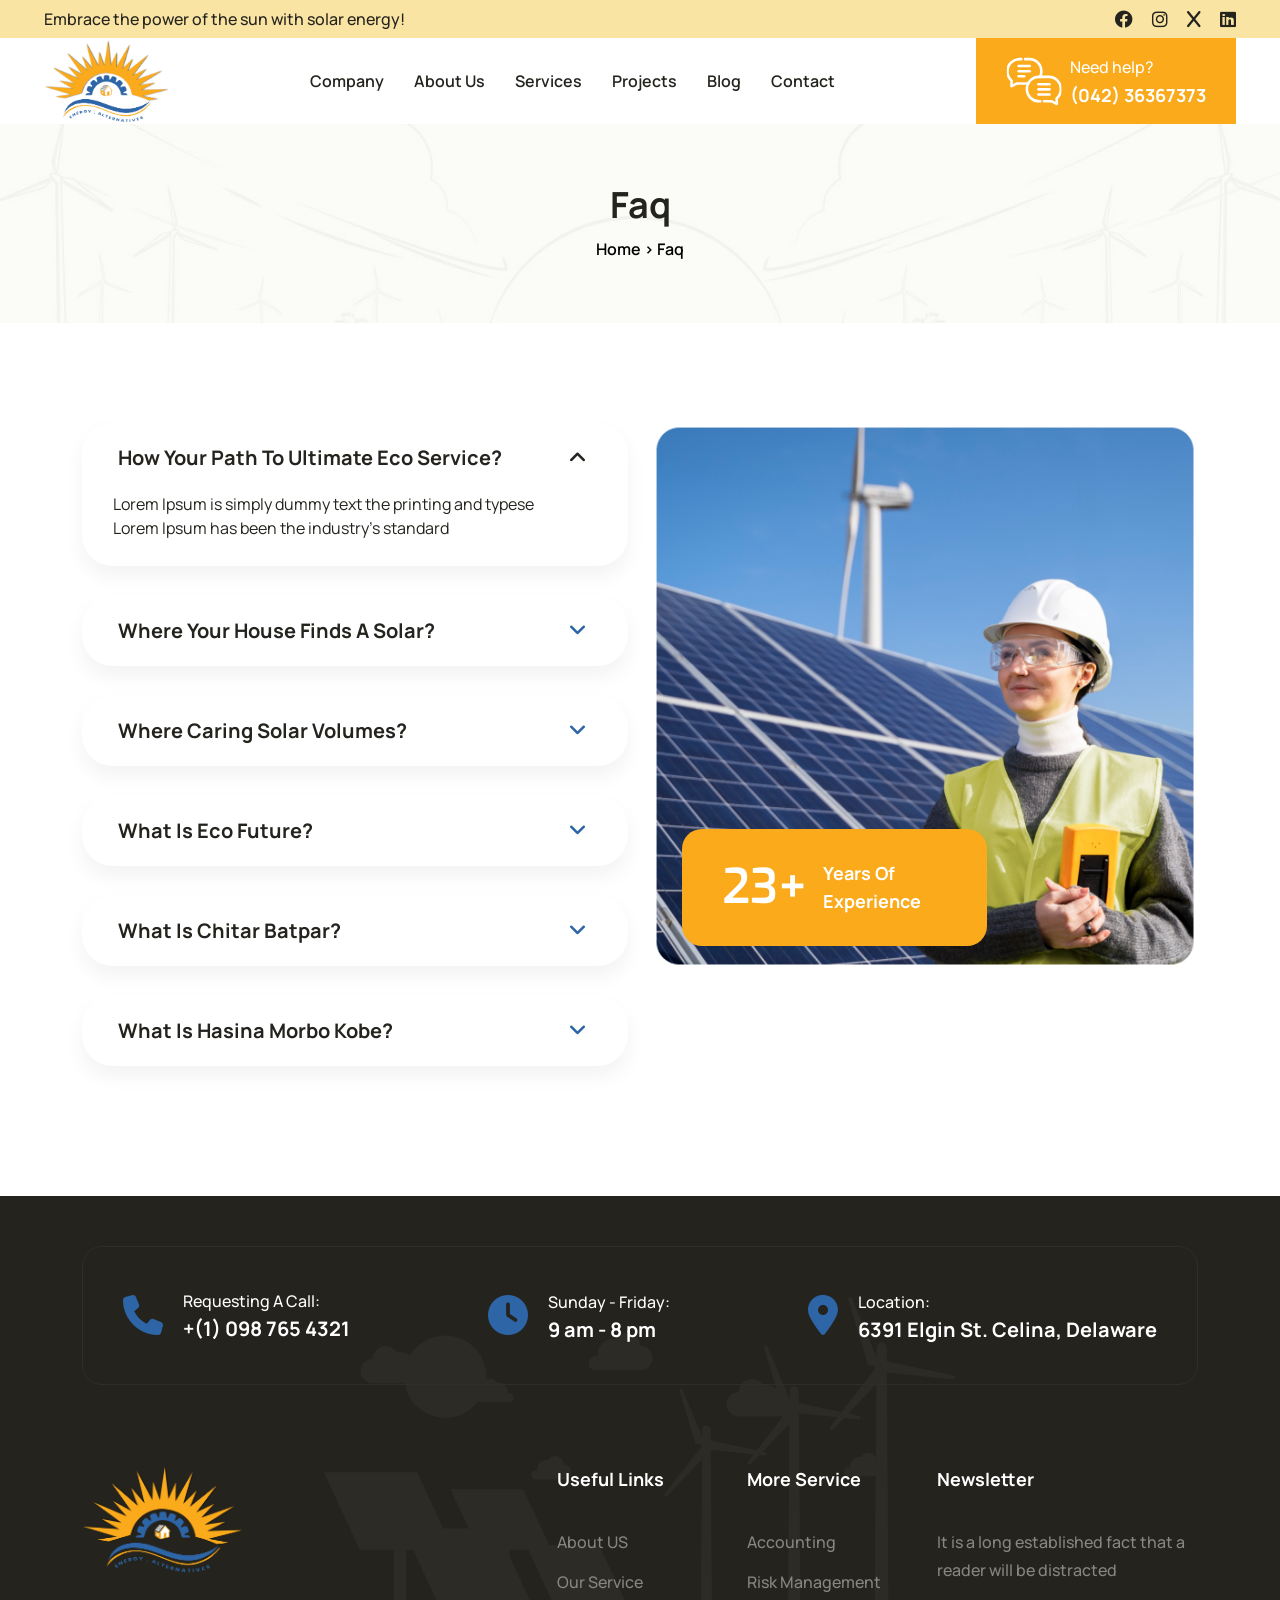
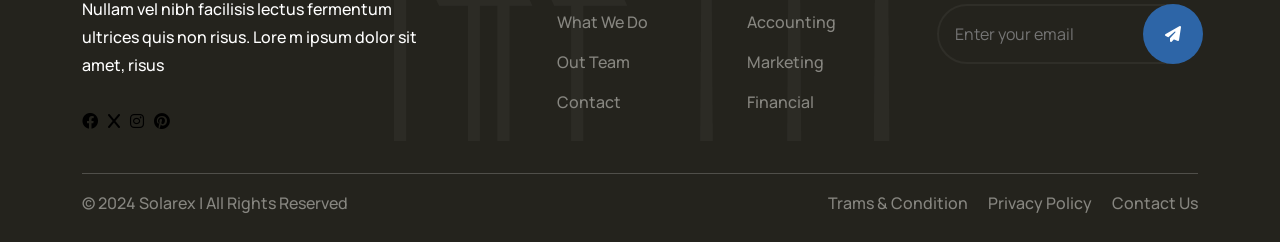
<file: faq.html>
<!DOCTYPE html>
<!-- Language -->
<html lang="zxx">
	<head>
		<!-- Meta Tags -->
		<meta charset="UTF-8">
		<meta name="viewport" content="width=device-width, initial-scale=1.0">
		<!-- Page Title -->
		<title>Solarex - Solar & Renewable Energy HTML Template</title>
		<!-- Favicon -->
		<link rel="shortcut icon" href="./assets/images/favicon.ico">

		<!-- Bootstrap CSS -->
		<link rel="stylesheet" href="assets/vendors/bootstrap/css/bootstrap.min.css">
		<!-- FontAwesome CSS -->
		<link rel="stylesheet" href="./assets/vendors/font-awesome/css/all.min.css">
		<!-- Slick Slider CSS -->
		<link rel="stylesheet" href="./assets/vendors/slick-slider/slick.css">
		<!-- Slick Slider Theme -->
		<link rel="stylesheet" href="./assets/vendors/slick-slider/slick-theme.css">

		<!-- MetisMenu CSS -->
		<link rel="stylesheet" href="./assets/vendors/metismenu/metismenu.css">

		<!-- Magnific Popup -->
		<link rel="stylesheet" href="./assets//vendors/magnific-popup/magnific-popup.css">

		<!-- Main Stylesheet -->
		<link rel="stylesheet" href="./assets/css/style.css">

	</head>
	<body class="body-wrapper home-one" data-scroll-animation="true">
		<!-- Overlay -->
		<div class="overlay"></div>

		<!-- Top Header Start -->
		<div class="srex-top-header d-none d-md-block">
			<div class="container-fluid">
				<div class="row">
					<div class="col-6 col-md-8">
						<p>Embrace the power of the sun with solar energy! </p>
					</div>
					<div class="col-6 col-md-4">
						<ul>
							<li>
								<a href=""><i class="fa-brands fa-facebook"></i></a>
								<a href=""><i class="fa-brands fa-instagram"></i></a>
								<a href=""><i class="fa-brands fa-x"></i></a>
								<a href=""><i class="fa-brands fa-linkedin"></i></a>
							</li>
						</ul>
					</div>
				</div>
			</div>
		</div>
		<!-- Top Header End -->

    <!-- Header Start -->
    <header class="srex-header srex-header--home-two">
		<div class="container-fluid">
		  <div class="row">
			<div class="col-12">
			  <nav
				class="ud-main-menu ud-main-menu--home-one d-flex align-items-center justify-content-between"
				aria-label="Main Navigation"
			  >
				<div class="ud-main-menu__logo">
				  <a href="index.html">
					<img
					  src="assets/images/logo-black.png"
					  alt="Solarex"
					  style="height: 85px;"
					/>
				  </a>
				</div>
				<ul class="ud-main-menu__links d-none d-lg-flex">
				  <li>
					<a href="index.html"
					  >Company
					  <!-- <i class="fa-solid fa-angle-down"></i> -->
					</a>
					<!-- <ul class="ud-main-menu__sub-menu">
										  <li><a href="index.html">Home 1</a></li>
										  <li><a href="index-2.html">Home 2</a></li>
										  <li><a href="index-3.html">Home 3</a></li>
									  </ul> -->
				  </li>
				  <li>
					<a href="about.html">About Us</a>
				  </li>
				  <li>
					<a href="services.html">Services</a>
					<!-- <a href="#"
					  >Services <i class="fa-solid fa-angle-down"></i
					></a>
					<ul class="ud-main-menu__sub-menu">
					  <li><a href="services.html">Services</a></li>
					  <li>
						<a href="services-details.html">Services Details</a>
					  </li>
					</ul> -->
				  </li>
				  <li>
					<a href="projects.html">Projects</a>
					<!-- <a href="#"
					  >Projects <i class="fa-solid fa-angle-down"></i
					></a>
					<ul class="ud-main-menu__sub-menu">
					  <li><a href="projects.html">Projects</a></li>
					  <li>
						<a href="projects-details.html">Projects Details</a>
					  </li>
					</ul> -->
				  </li>
				  <li>
					<a href="blog.html">Blog</a>
					<!-- <a href="#">Blog <i class="fa-solid fa-angle-down"></i></a> -->
					<!-- <ul class="ud-main-menu__sub-menu">
					  <li><a href="blog.html">Blog</a></li>
					  <li>
						<a href="blog-details.html">Blog Details</a>
					  </li>
					</ul> -->
				  </li>
				  <!-- <li>
					<a href="#">Page <i class="fa-solid fa-angle-down"></i></a>
					<ul class="ud-main-menu__sub-menu">
					  <li><a href="faq.html">FAQ</a></li>
					</ul>
				  </li> -->
				  <li>
					<a href="contact.html">Contact</a>
				  </li>
				</ul>
  
				<div class="ud-hamburger-menu d-block d-lg-none">
				  <div class="ud-hamburger-menu__btn">
					<span></span>
				  </div>
				</div>
  
				<div
				  class="srex-header__call srex-header--home-two__call-two d-flex align-items-center gap-2 m-0 d-none d-xl-flex"
				>
				  <img src="./assets/images/chat-2.svg" alt="Chat" />
				  <div>
					<span>Need help?</span>
					<h4>
					  <a href="tel:04236367373">(042) 36367373</a>
					</h4>
				  </div>
				</div>
			  </nav>
			</div>
		  </div>
		</div>
  
		<!-- Side Popup -->
		<div class="ud-side-popup ud-side-popup--home-one">
		  <div class="ud-side-popup__header">
			<div class="ud-side-popup__header-logo">
			  <img src="./assets/images/logo-black.png" alt="Solarex" />
			</div>
			<button class="side-popup-close">
			  <i class="fa-solid fa-xmark"></i>
			</button>
		  </div>
		  <div class="ud-side-popup__body">
			<ul class="metismenu" id="side-menu">
			  <li>
				<a href="index.html">
				  Home
				  <!-- <i class="fa-solid fa-plus"></i> -->
				</a>
				<!-- <ul class="sub-menu collapse" aria-expanded="false">
								  <li>
									  <a href="index.html">Home 1</a>
								  </li>
								  <li>
									  <a href="index-2.html">Home 2</a>
								  </li>
								  <li>
									  <a href="index-3.html">Home 3</a>
								  </li>
							  </ul> -->
			  </li>
			  <li>
				<a href="about.html">About Us</a>
			  </li>
			  <li>
				<a href="#"> Services <i class="fa-solid fa-plus"></i> </a>
				<ul class="sub-menu collapse" aria-expanded="false">
				  <li>
					<a href="services.html">Services</a>
				  </li>
				  <li>
					<a href="services-details.html">Services Details</a>
				  </li>
				</ul>
			  </li>
			  <li>
				<a href="#"> Projects <i class="fa-solid fa-plus"></i> </a>
				<ul class="sub-menu collapse" aria-expanded="false">
				  <li>
					<a href="projects.html">Projects</a>
				  </li>
				  <li>
					<a href="projects-details.html">Projects Details</a>
				  </li>
				</ul>
			  </li>
			  <li>
				<a href="#"> Blog <i class="fa-solid fa-plus"></i> </a>
				<ul class="sub-menu collapse" aria-expanded="false">
				  <li>
					<a href="blog.html">Blog</a>
				  </li>
				  <li>
					<a href="blog-details.html">Blog Details</a>
				  </li>
				</ul>
			  </li>
			  <li>
				<a href="#"> Pages <i class="fa-solid fa-plus"></i> </a>
				<ul class="sub-menu collapse" aria-expanded="false">
				  <li>
					<a href="faq.html">FAQ</a>
				  </li>
				</ul>
			  </li>
			  <li>
				<a href="contact.html">Contact</a>
			  </li>
			</ul>
		  </div>
		  <div class="ud-side-popup__bottom">
			<div class="ud-side-popup__bottom-info">
			  <div
				class="ud-side-popup__bottom-info-box d-flex align-items-center gap-3 py-0 m-0"
			  >
				<i class="fa-solid fa-phone"></i>
				<div class="ud-header-info-box__details">
				  <span>Need Help?</span>
				  <h4>
					<a href="tel:04236367373">(042) 36367373</a>
				  </h4>
				</div>
			  </div>
			  <div
				class="ud-side-popup__bottom-info-box d-flex align-items-center gap-3 py-0 m-0"
			  >
				<i class="fa-solid fa-paper-plane"></i>
				<div class="ud-header-info-box__details">
				  <span>Naqi Arcade Plaza, Mall Road</span>
				  <h4>Lahore, Pakistan</h4>
				</div>
			  </div>
			  <div
				class="ud-side-popup__bottom-info-box d-flex align-items-center gap-3 py-0 m-0"
			  >
				<i class="fa-solid fa-envelope"></i>
				<div class="ud-header-info-box__details">
				  <span>Send email</span>
				  <h4>
					<a href="mailto:info@energyalternatives.com.pk"
					  >info@energyalternatives.com.pk</a
					>
				  </h4>
				</div>
			  </div>
			</div>
			<ul class="ud-side-popup__bottom-socials">
			  <li>
				<a href="https://www.facebook.com/energyalternatives.pk">
				  <i class="fa-brands fa-facebook-f"></i>
				</a>
			  </li>
			  <li>
				<a href="https://www.youtube.com/@energyalternatives-pakistan">
				  <i class="fa-brands fa-youtube"></i>
				</a>
			  </li>
			  <li>
				<a href="https://www.instagram.com/energy_alternatives92">
				  <i class="fa-brands fa-instagram"></i>
				</a>
			  </li>
			  <li>
				<a href="https://pk.linkedin.com/company/ealternativespk">
				  <i class="fa-brands fa-linkedin"></i>
				</a>
			  </li>
			</ul>
		  </div>
		</div>
	  </header>
	  <!-- Header End -->
		
		<!-- START SECTION TOP -->
		<section class="section-top">
			<div class="container">
				<div class="col-lg-10 offset-lg-1 text-center">
					<div class="section-top-title">
						<h1>Faq</h1>
						<ul>
							<li><a href="index.html">Home</a></li>
							<li> >  Faq</li>
						</ul>
					</div><!-- //.HERO-TEXT -->
				</div><!--- END COL -->
			</div><!--- END CONTAINER -->
		</section>	
		<!-- END SECTION TOP -->		

		<!-- Question Section Start -->
		<section class="srex-question-two sqp srex-section">
			<div class="container">
				<div class="row">
					<div class="col-12 col-lg-6">
						<div class="srex-question-two__left wow ud-fade-in-left" data-wow-delay="200ms">
							<div class="srex-accordion accordion" id="faq">
								<div class="accordion-item">
									<div class="accordion-header">
										<div class="accordion-button" data-bs-toggle="collapse" data-bs-target="#collapseOne" aria-expanded="true" aria-controls="collapseOne" role="button">
											<div class="accordion-header__left">
												<h3>How Your Path to Ultimate Eco Service?</h3>
											</div>
											<i class="fa-solid fa-angle-down open"></i>
											<i class="fa-solid fa-angle-up close"></i>
										</div>
									</div>
									<div id="collapseOne" class="accordion-collapse collapse show" data-bs-parent="#faq">
										<div class="accordion-body">
											Lorem Ipsum is simply dummy text the printing and typese Lorem Ipsum has been the industry's standard 
										</div>
									</div>
								</div>
								<div class="accordion-item">
									<div class="accordion-header">
										<div class="accordion-button collapsed" data-bs-toggle="collapse" data-bs-target="#collapseTwo" aria-expanded="false" aria-controls="collapseTwo" role="button">
											<div class="accordion-header__left">
												<h3>Where Your House Finds a Solar?</h3>
											</div>
											<i class="fa-solid fa-angle-down open"></i>
											<i class="fa-solid fa-angle-up close"></i>
										</div>
									</div>
									<div id="collapseTwo" class="accordion-collapse collapse" data-bs-parent="#faq">
										<div class="accordion-body">
											Lorem Ipsum is simply dummy text the printing and typese Lorem Ipsum has been the industry's standard 
										</div>
									</div>
								</div>
								<div class="accordion-item">
									<div class="accordion-header">
										<div class="accordion-button collapsed" data-bs-toggle="collapse" data-bs-target="#collapseThree" aria-expanded="false" aria-controls="collapseTwo" role="button">
											<div class="accordion-header__left">
												<h3>Where Caring Solar Volumes?</h3>
											</div>
											<i class="fa-solid fa-angle-down open"></i>
											<i class="fa-solid fa-angle-up close"></i>
										</div>
									</div>
									<div id="collapseThree" class="accordion-collapse collapse" data-bs-parent="#faq">
										<div class="accordion-body">
											Lorem Ipsum is simply dummy text the printing and typese Lorem Ipsum has been the industry's standard 
										</div>
									</div>
								</div>
								<div class="accordion-item">
									<div class="accordion-header">
										<div class="accordion-button collapsed" data-bs-toggle="collapse" data-bs-target="#collapseFour" aria-expanded="false" aria-controls="collapseTwo" role="button">
											<div class="accordion-header__left">
												<h3>What Is Eco Future?</h3>
											</div>
											<i class="fa-solid fa-angle-down open"></i>
											<i class="fa-solid fa-angle-up close"></i>
										</div>
									</div>
									<div id="collapseFour" class="accordion-collapse collapse" data-bs-parent="#faq">
										<div class="accordion-body">
											Lorem Ipsum is simply dummy text the printing and typese Lorem Ipsum has been the industry's standard 
										</div>
									</div>
								</div>
								<div class="accordion-item">
									<div class="accordion-header">
										<div class="accordion-button collapsed" data-bs-toggle="collapse" data-bs-target="#collapseSix" aria-expanded="false" aria-controls="collapseTwo" role="button">
											<div class="accordion-header__left">
												<h3>What Is Chitar batpar?</h3>
											</div>
											<i class="fa-solid fa-angle-down open"></i>
											<i class="fa-solid fa-angle-up close"></i>
										</div>
									</div>
									<div id="collapseSix" class="accordion-collapse collapse" data-bs-parent="#faq">
										<div class="accordion-body">
											Lorem Ipsum is simply dummy text the printing and typese Lorem Ipsum has been the industry's standard 
										</div>
									</div>
								</div>
								<div class="accordion-item">
									<div class="accordion-header">
										<div class="accordion-button collapsed" data-bs-toggle="collapse" data-bs-target="#collapseSeven" aria-expanded="false" aria-controls="collapseTwo" role="button">
											<div class="accordion-header__left">
												<h3>What Is hasina morbo kobe?</h3>
											</div>
											<i class="fa-solid fa-angle-down open"></i>
											<i class="fa-solid fa-angle-up close"></i>
										</div>
									</div>
									<div id="collapseSeven" class="accordion-collapse collapse" data-bs-parent="#faq">
										<div class="accordion-body">
											Lorem Ipsum is simply dummy text the printing and typese Lorem Ipsum has been the industry's standard 
										</div>
									</div>
								</div>
							</div>
						</div>
					</div>
					<div class="col-12 col-lg-6">
						<div class="srex-question-two__right wow ud-fade-in-right" data-wow-delay="200ms">
							<img src="./assets/images/home-two/question/question-img.png" alt="Question Img">
								<div class="srex-question-two__right__box d-flex gap-3">
									<h2>23+</h2>
									<h4>years of <br> experience</h4>
								</div> 
						</div>
					</div>
				</div>
			</div>
		</section>
		<!-- Question Section End -->
		

		<!-- Footer Start-->
		<footer class="srex-footer-two">
			<div class="container">
				<div class="srex-footer-two__top__content">
					<ul class="srex-footer-two__top__content__contact d-flex justify-content-between">
						<li >
							<div class="srex-footer-two__top__content__contact __icon">
								<i class="fa-solid fa-phone"></i>
							</div>
							<div class="srex-footer-two__top__content__contact __text">
								<p>
									Requesting A Call:
								</p>
								<p>
									<a href="tel:+10987654321">+(1) 098 765 4321</a>
								</p>
							</div>
						</li>
						<li >
							<div class="srex-footer-two__top__content__contact __icon">
								<i class="fa-solid fa-clock"></i>
							</div>
							<div class="srex-footer-two__top__content__contact __text">
								<p>
									Sunday - Friday:
								</p>
								<h3>
									9 am - 8 pm
								</h3>
							</div>
						</li>
						<li >
							<div class="srex-footer-two__top__content__contact __icon">
								<i class="fa-solid fa-location-dot"></i>
							</div>
							<div class="srex-footer-two__top__content__contact __text">
								<p>
									Location:
								</p>
								<h3>6391 Elgin St. Celina, Delaware</h3>
							</div>
						</li>
						
					</ul>
				</div>
				<div class="srex-footer-two__links footer-two">
					<div class="row">
						<div class="col-12 col-lg-5 col-md-6">
							<div class="srex-footer-two__links__logo">
									<img
										src="./assets/images/footer-logo-2.png"
										alt="Logo">
										<p class="srex-footer-two__links__logo__text">Nullam vel nibh facilisis lectus fermentum ultrices quis non risus. Lore m ipsum dolor sit amet,  risus</p>
										
											<ul class="srex-footer-two__links__social_links">
												<li><i class="fa-brands fa-facebook"></i></li>
												<li><i class="fa-brands fa-x"></i></li>
												<li><i class="fa-brands fa-instagram"></i></li>
												<li><i class="fa-brands fa-pinterest"></i></li>
											</ul>
							</div>
						</div>
						<div class="col-6 col-lg-2 col-md-6">
							<div class="srex-footer__links__wrapper">
								<h4>Useful Links</h4>
								<div class="srex-footer__links__content">
									<ul class="srex-footer__links__list">
										<li>
											<a href="#">About US</a>
										</li>
										<li>
											<a href="#">Our Service</a>
										</li>
										<li>
											<a href="#">What We Do</a>
										</li>
										<li>
											<a href="#">Out Team</a>
										</li>
										<li>
											<a href="#">Contact</a>
										</li>
									</ul>
								</div>
							</div>
						</div>
						<div class="col-6 col-lg-2 col-md-6">
							<div class="srex-footer__links__wrapper">
								<h4>More Service</h4>
								<div class="srex-footer__links__content">
									<ul class="srex-footer__links__list">
										<li>
											<a href="#">Accounting</a>
										</li>
										<li>
											<a href="#">Risk Management</a>
										</li>
										<li>
											<a href="#">Accounting</a>
										</li>
										<li>
											<a href="#">Marketing</a>
										</li>
										<li>
											<a href="#">Financial</a>
										</li>
									</ul>
								</div>
							</div>
						</div>
						<div class="col-12 col-lg-3 col-md-6">
							<div class="srex-footer__links__wrapper">
								<h4>Newsletter</h4>
								<div class="srex-footer__links__content">
									<div class="srex-footer__newsletter">
										<p>
											It is a long established fact that a reader will be distracted
										</p>
										<div class="srex-footer__form">
											<form class="text-center">
												<input placeholder="Enter your email" type="text">
												<button type="button">
													<i class="fa-solid fa-paper-plane"></i>
												</button>
											</form>
										</div>
									</div>
								</div>
							</div>
						</div>
					</div>
				</div>

				<div class="border-line"></div>

				<div class="srex-footer__bottom">
					<div class="row">
						<div class="col-12 col-md-6">
							<p>
								&copy; 2024 Solarex | All Rights Reserved
							</p>
						</div>
						<div class="col-12 col-md-6">
							<ul class="srex-footer__bottom__links">
								<li>
									<a href="#">Trams & Condition</a>
								</li>
								<li>
									<a href="#">Privacy Policy</a>
								</li>
								<li>
									<a href="#">Contact Us</a>
								</li>
							</ul>
						</div>
					</div>
				</div> 
			</div>
		</footer>
		<!-- Footer End -->

		<!-- jQuery -->
		<script src="./assets/vendors/jquery/jquery-3.6.0.min.js"></script>
		<!-- Popper JS -->
		<script src="./assets/vendors/bootstrap/js/popper.min.js"></script>
		<!-- Bootstrap JS -->
		<script src="./assets/vendors/bootstrap/js/bootstrap.min.js"></script>
		<!-- Slick Slider JS -->
		<script src="./assets/vendors/slick-slider/slick.js"></script>
		<!-- WOW JS -->
		<script src="./assets/vendors/wow/wow.min.js"></script>
		<!-- MetisMenu JS -->
		<script src="./assets/vendors/metismenu/metismenu.js"></script>

		<!-- Magnific Popup JS -->
		<script src="./assets/vendors/magnific-popup/magnific-popup.min.js"></script>

		<!-- Waypoints JS -->
		<script src="assets/vendors/waypoints/waypoints.min.js"></script>
		<!-- CounterUp JS -->
		<script src="assets/vendors/counterup/counterup.js"></script>

		<!-- Mixitup -->
		<script src="./assets/vendors/jquery-mixitup/jquery-mixitup.min.js"></script>

		<!-- Custom JS -->
		<script src="./assets/js/custom.js"></script>
	</body>
</html>
</file>
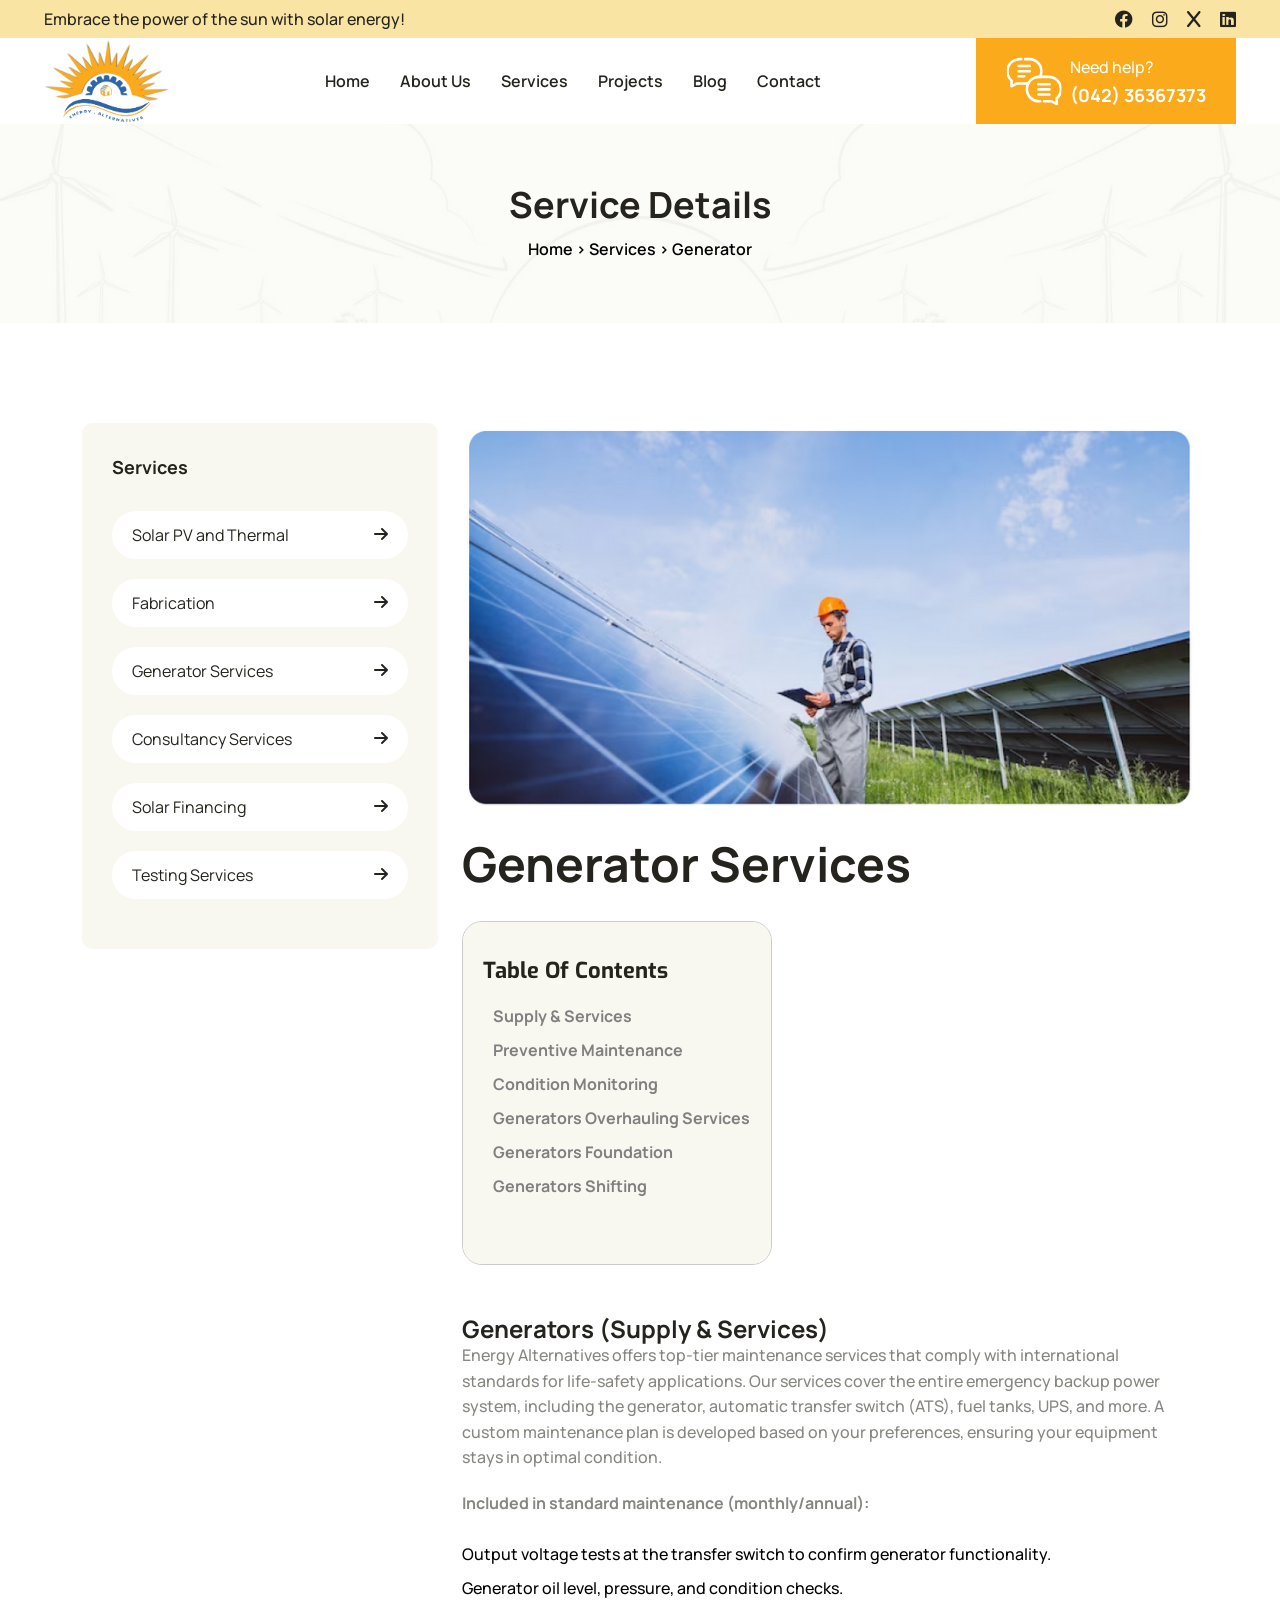
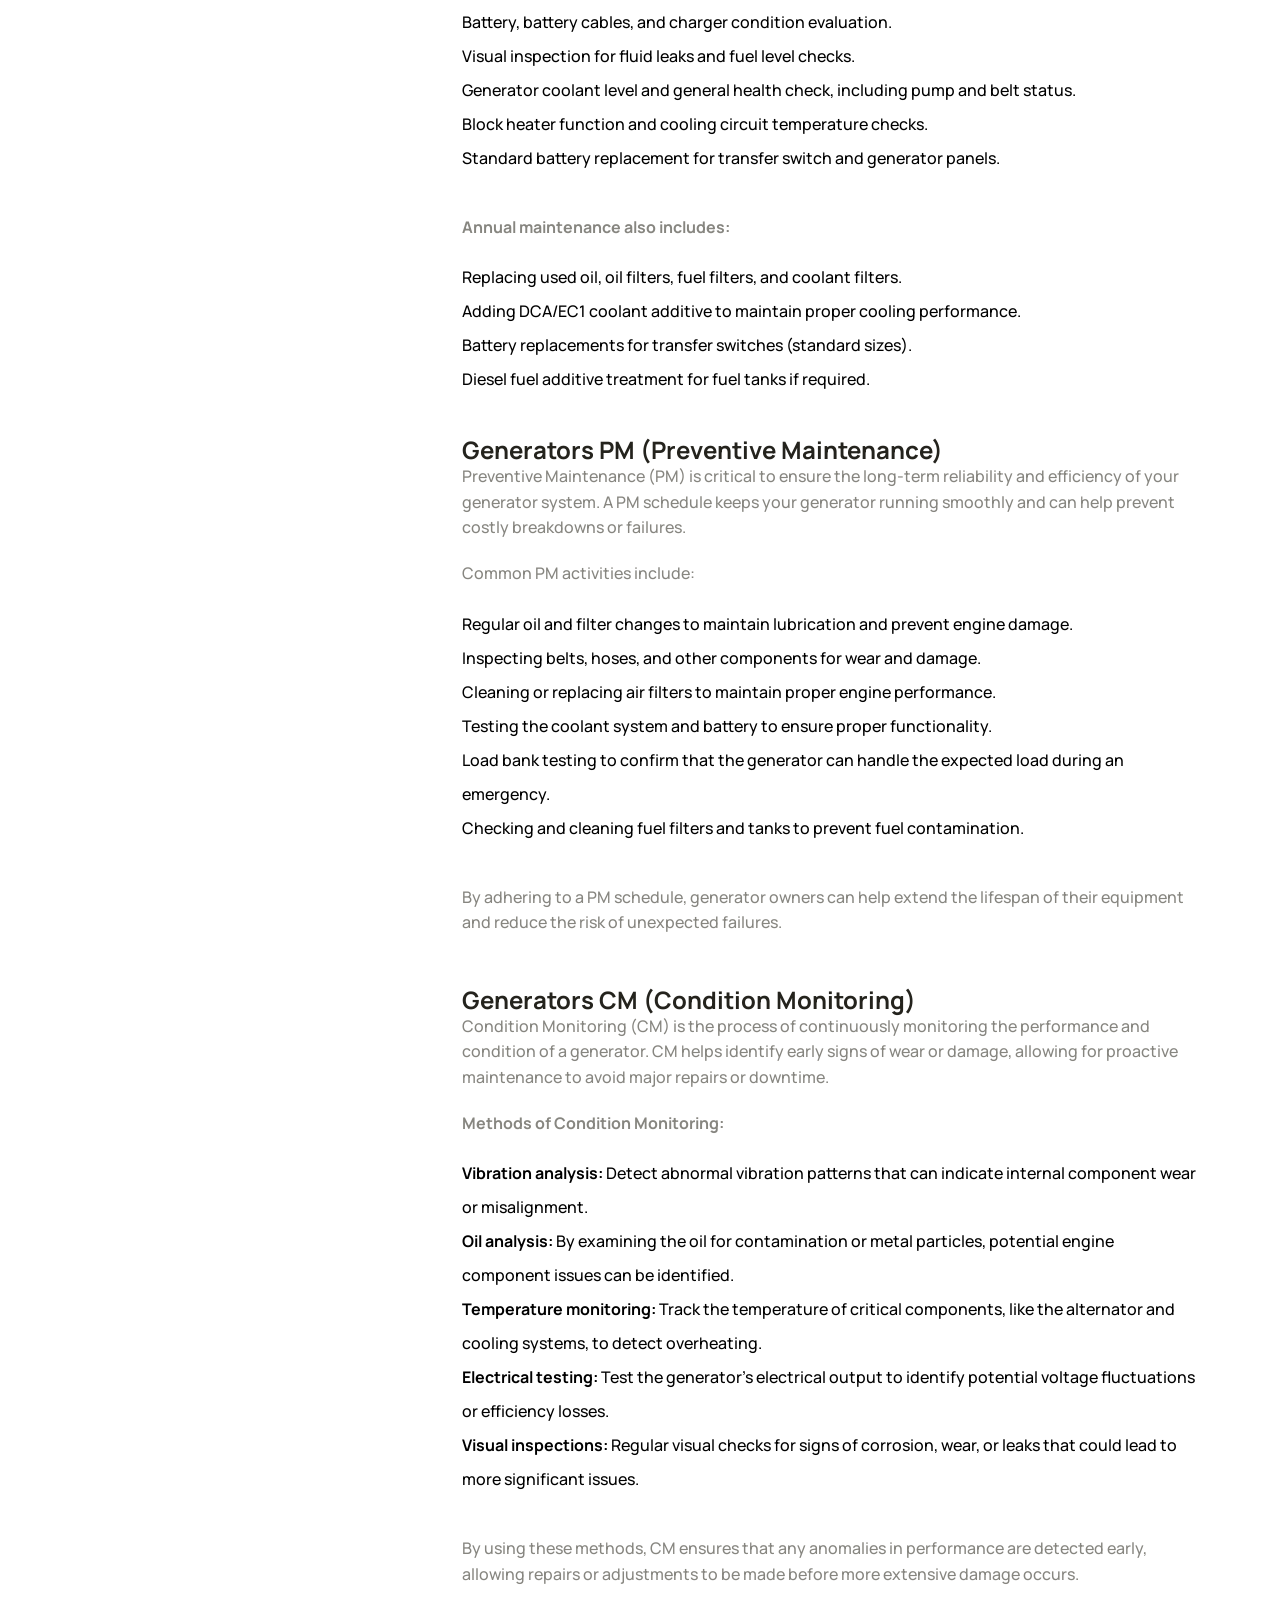
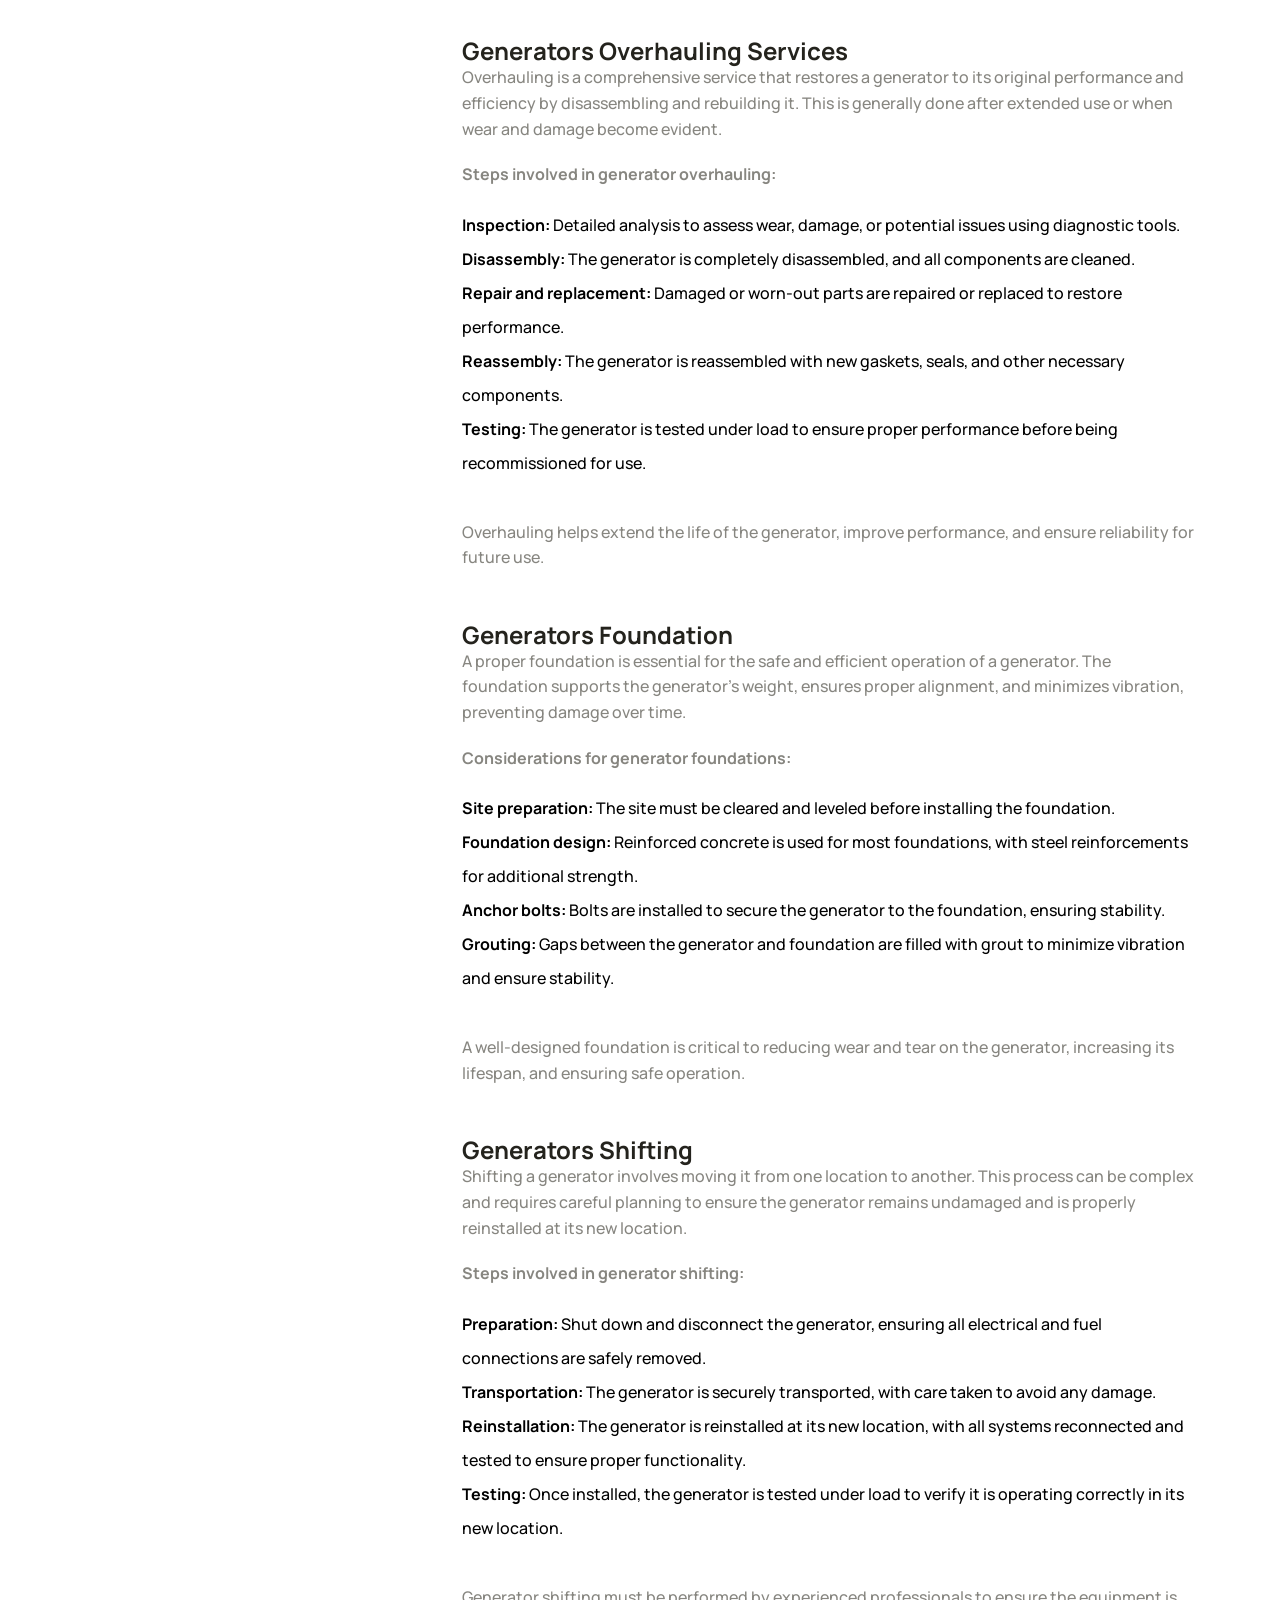
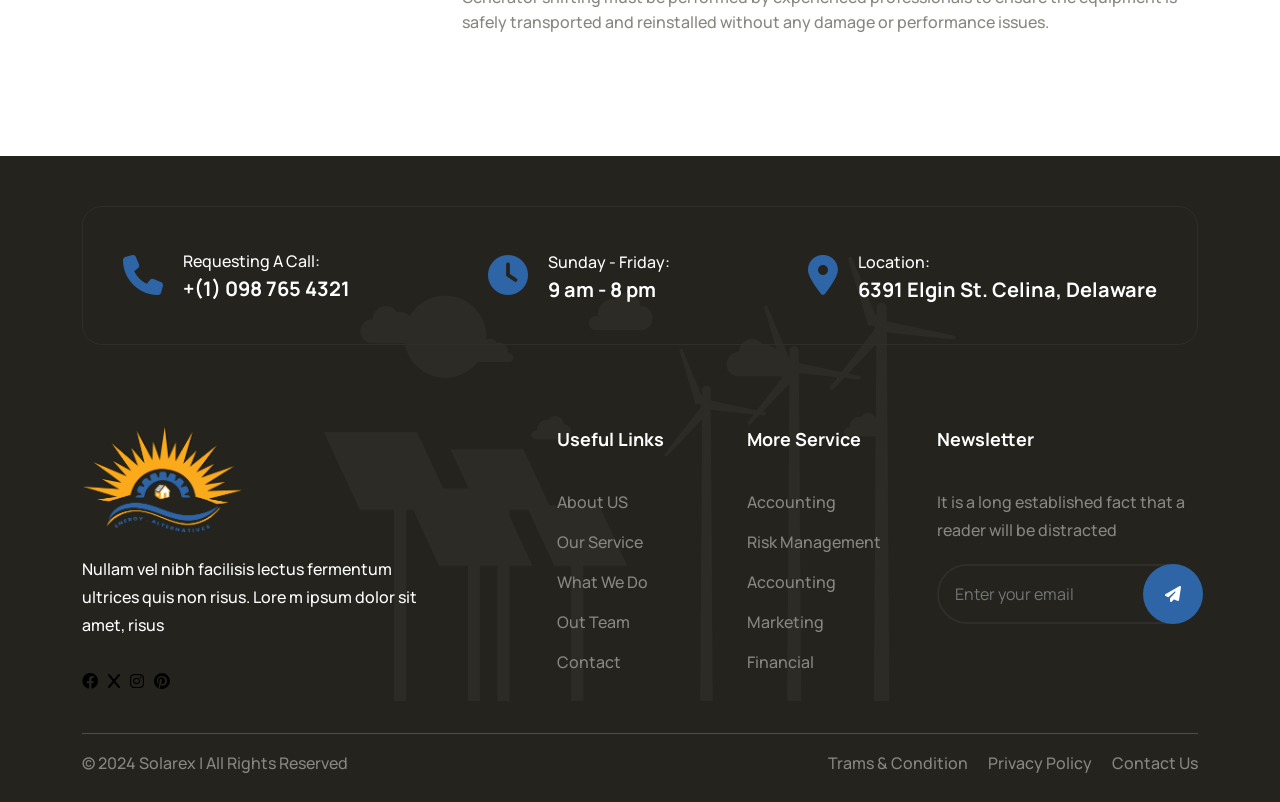
<file: generator-service-details.html>
<!DOCTYPE html>
<!-- Language -->
<html lang="zxx">
  <head>
    <!-- Meta Tags -->
    <meta charset="UTF-8" />
    <meta name="viewport" content="width=device-width, initial-scale=1.0" />
    <!-- Page Title -->
    <title>Solarex - Solar & Renewable Energy HTML Template</title>
    <!-- Favicon -->
    <link rel="shortcut icon" href="./assets/images/favicon.ico" />

    <!-- Bootstrap CSS -->
    <link
      rel="stylesheet"
      href="assets/vendors/bootstrap/css/bootstrap.min.css"
    />
    <!-- FontAwesome CSS -->
    <link
      rel="stylesheet"
      href="./assets/vendors/font-awesome/css/all.min.css"
    />
    <!-- Slick Slider CSS -->
    <link rel="stylesheet" href="./assets/vendors/slick-slider/slick.css" />
    <!-- Slick Slider Theme -->
    <link
      rel="stylesheet"
      href="./assets/vendors/slick-slider/slick-theme.css"
    />

    <!-- MetisMenu CSS -->
    <link rel="stylesheet" href="./assets/vendors/metismenu/metismenu.css" />

    <!-- Magnific Popup -->
    <link
      rel="stylesheet"
      href="./assets//vendors/magnific-popup/magnific-popup.css"
    />

    <!-- Main Stylesheet -->
    <link rel="stylesheet" href="./assets/css/style.css" />
  </head>
  <body class="body-wrapper home-one" data-scroll-animation="true">
    <!-- Overlay -->
    <div class="overlay"></div>

    <!-- Top Header Start -->
    <div class="srex-top-header d-none d-md-block">
      <div class="container-fluid">
        <div class="row">
          <div class="col-6 col-md-8">
            <p>Embrace the power of the sun with solar energy!</p>
          </div>
          <div class="col-6 col-md-4">
            <ul>
              <li>
                <a href=""><i class="fa-brands fa-facebook"></i></a>
                <a href=""><i class="fa-brands fa-instagram"></i></a>
                <a href=""><i class="fa-brands fa-x"></i></a>
                <a href=""><i class="fa-brands fa-linkedin"></i></a>
              </li>
            </ul>
          </div>
        </div>
      </div>
    </div>
    <!-- Top Header End -->

    <!-- Header Start -->
    <header class="srex-header srex-header--home-two">
      <div class="container-fluid">
        <div class="row">
          <div class="col-12">
            <nav
              class="ud-main-menu ud-main-menu--home-one d-flex align-items-center justify-content-between"
              aria-label="Main Navigation"
            >
              <div class="ud-main-menu__logo">
                <a href="index.html">
                  <img
                    src="assets/images/logo-black.png"
                    alt="Solarex"
                    style="height: 85px;"
                  />
                </a>
              </div>
              <ul class="ud-main-menu__links d-none d-lg-flex">
                <li>
                  <a href="index.html"
                    >Home
                    <!-- <i class="fa-solid fa-angle-down"></i> -->
                  </a>
                  <!-- <ul class="ud-main-menu__sub-menu">
										  <li><a href="index.html">Home 1</a></li>
										  <li><a href="index-2.html">Home 2</a></li>
										  <li><a href="index-3.html">Home 3</a></li>
									  </ul> -->
                </li>
                <li>
                  <a href="about.html">About Us</a>
                </li>
                <li>
                  <a href="services.html">Services</a>
                  <!-- <a href="#"
					  >Services <i class="fa-solid fa-angle-down"></i
					></a>
					<ul class="ud-main-menu__sub-menu">
					  <li><a href="services.html">Services</a></li>
					  <li>
						<a href="services-details.html">Services Details</a>
					  </li>
					</ul> -->
                </li>
                <li>
                  <a href="projects.html">Projects</a>
                  <!-- <a href="#"
					  >Projects <i class="fa-solid fa-angle-down"></i
					></a>
					<ul class="ud-main-menu__sub-menu">
					  <li><a href="projects.html">Projects</a></li>
					  <li>
						<a href="projects-details.html">Projects Details</a>
					  </li>
					</ul> -->
                </li>
                <li>
                  <a href="blog.html">Blog</a>
                  <!-- <a href="#">Blog <i class="fa-solid fa-angle-down"></i></a> -->
                  <!-- <ul class="ud-main-menu__sub-menu">
					  <li><a href="blog.html">Blog</a></li>
					  <li>
						<a href="blog-details.html">Blog Details</a>
					  </li>
					</ul> -->
                </li>
                <!-- <li>
					<a href="#">Page <i class="fa-solid fa-angle-down"></i></a>
					<ul class="ud-main-menu__sub-menu">
					  <li><a href="faq.html">FAQ</a></li>
					</ul>
				  </li> -->
                <li>
                  <a href="contact.html">Contact</a>
                </li>
              </ul>

              <div class="ud-hamburger-menu d-block d-lg-none">
                <div class="ud-hamburger-menu__btn">
                  <span></span>
                </div>
              </div>

              <div
                class="srex-header__call srex-header--home-two__call-two d-flex align-items-center gap-2 m-0 d-none d-xl-flex"
              >
                <img src="./assets/images/chat-2.svg" alt="Chat" />
                <div>
                  <span>Need help?</span>
                  <h4>
                    <a href="tel:04236367373">(042) 36367373</a>
                  </h4>
                </div>
              </div>
            </nav>
          </div>
        </div>
      </div>

      <!-- Side Popup -->
      <div class="ud-side-popup ud-side-popup--home-one">
        <div class="ud-side-popup__header">
          <div class="ud-side-popup__header-logo">
            <img src="./assets/images/logo-black.png" alt="Solarex" />
          </div>
          <button class="side-popup-close">
            <i class="fa-solid fa-xmark"></i>
          </button>
        </div>
        <div class="ud-side-popup__body">
          <ul class="metismenu" id="side-menu">
            <li>
              <a href="index.html">
                Home
                <!-- <i class="fa-solid fa-plus"></i> -->
              </a>
              <!-- <ul class="sub-menu collapse" aria-expanded="false">
								  <li>
									  <a href="index.html">Home 1</a>
								  </li>
								  <li>
									  <a href="index-2.html">Home 2</a>
								  </li>
								  <li>
									  <a href="index-3.html">Home 3</a>
								  </li>
							  </ul> -->
            </li>
            <li>
              <a href="about.html">About Us</a>
            </li>
            <li>
              <a href="#"> Services <i class="fa-solid fa-plus"></i> </a>
              <ul class="sub-menu collapse" aria-expanded="false">
                <li>
                  <a href="services.html">Services</a>
                </li>
                <li>
                  <a href="services-details.html">Services Details</a>
                </li>
              </ul>
            </li>
            <li>
              <a href="#"> Projects <i class="fa-solid fa-plus"></i> </a>
              <ul class="sub-menu collapse" aria-expanded="false">
                <li>
                  <a href="projects.html">Projects</a>
                </li>
                <li>
                  <a href="projects-details.html">Projects Details</a>
                </li>
              </ul>
            </li>
            <li>
              <a href="#"> Blog <i class="fa-solid fa-plus"></i> </a>
              <ul class="sub-menu collapse" aria-expanded="false">
                <li>
                  <a href="blog.html">Blog</a>
                </li>
                <li>
                  <a href="blog-details.html">Blog Details</a>
                </li>
              </ul>
            </li>
            <li>
              <a href="#"> Pages <i class="fa-solid fa-plus"></i> </a>
              <ul class="sub-menu collapse" aria-expanded="false">
                <li>
                  <a href="faq.html">FAQ</a>
                </li>
              </ul>
            </li>
            <li>
              <a href="contact.html">Contact</a>
            </li>
          </ul>
        </div>
        <div class="ud-side-popup__bottom">
          <div class="ud-side-popup__bottom-info">
            <div
              class="ud-side-popup__bottom-info-box d-flex align-items-center gap-3 py-0 m-0"
            >
              <i class="fa-solid fa-phone"></i>
              <div class="ud-header-info-box__details">
                <span>Need Help?</span>
                <h4>
                  <a href="tel:04236367373">(042) 36367373</a>
                </h4>
              </div>
            </div>
            <div
              class="ud-side-popup__bottom-info-box d-flex align-items-center gap-3 py-0 m-0"
            >
              <i class="fa-solid fa-paper-plane"></i>
              <div class="ud-header-info-box__details">
                <span>Naqi Arcade Plaza, Mall Road</span>
                <h4>Lahore, Pakistan</h4>
              </div>
            </div>
            <div
              class="ud-side-popup__bottom-info-box d-flex align-items-center gap-3 py-0 m-0"
            >
              <i class="fa-solid fa-envelope"></i>
              <div class="ud-header-info-box__details">
                <span>Send email</span>
                <h4>
                  <a href="mailto:info@energyalternatives.com.pk"
                    >info@energyalternatives.com.pk</a
                  >
                </h4>
              </div>
            </div>
          </div>
          <ul class="ud-side-popup__bottom-socials">
            <li>
              <a href="https://www.facebook.com/energyalternatives.pk">
                <i class="fa-brands fa-facebook-f"></i>
              </a>
            </li>
            <li>
              <a href="https://www.youtube.com/@energyalternatives-pakistan">
                <i class="fa-brands fa-youtube"></i>
              </a>
            </li>
            <li>
              <a href="https://www.instagram.com/energy_alternatives92">
                <i class="fa-brands fa-instagram"></i>
              </a>
            </li>
            <li>
              <a href="https://pk.linkedin.com/company/ealternativespk">
                <i class="fa-brands fa-linkedin"></i>
              </a>
            </li>
          </ul>
        </div>
      </div>
    </header>
    <!-- Header End -->

    <!-- START SECTION TOP -->
    <section class="section-top">
      <div class="container">
        <div class="col-lg-10 offset-lg-1 text-center">
          <div class="section-top-title">
            <h1>Service details</h1>
            <ul>
              <li><a href="index.html">Home</a></li>
              <li>> Services > Generator</li>
            </ul>
          </div>
          <!-- //.HERO-TEXT -->
        </div>
        <!--- END COL -->
      </div>
      <!--- END CONTAINER -->
    </section>
    <!-- END SECTION TOP -->

    <!--  Latest PortFolio Start -->
    <section class="srex-single-project srex-section">
      <div class="container">
        <div class="row">
          <div class="col-lg-4 col-sm-12 col-xs-12 solar-pv-sticky-left">
            <div class="single_ser_info">
              <h4>Services</h4>
              <a href="./solar-pv-service-details.html"
                >Solar PV and Thermal <i class="fa-solid fa-arrow-right"></i
              ></a>
              <a href="./fabrication-service-details.html"
                >Fabrication <i class="fa-solid fa-arrow-right"></i
              ></a>
              <a href="./generator-service-details.html"
                >Generator Services <i class="fa-solid fa-arrow-right"></i
              ></a>
              <a href="./consultancy-service-details.html"
                >Consultancy Services <i class="fa-solid fa-arrow-right"></i
              ></a>
              <a href="./solar-financing-service-details.html"
                >Solar Financing <i class="fa-solid fa-arrow-right"></i
              ></a>
              <a href="./testing-service-details.html"
                >Testing Services <i class="fa-solid fa-arrow-right"></i
              ></a>
            </div>
            <!-- <div class="single_brochure">
							<h4>Brochure</h4>
							<div class="single_bro_doc">
								<div class="sbd_icon"><i class="fa-regular fa-folder"></i></div>
								<h5>Document New business</h5>
								<p>Business Consulation</p>
								<div class="sbd_icon_two"><i class="fa-solid fa-cloud-arrow-down"></i></div>
							</div>
							<div class="single_bro_doc">
								<div class="sbd_icon"><i class="fa-regular fa-folder"></i></div>
								<h5>Document New business</h5>
								<p>Business Consulation</p>
								<div class="sbd_icon_two"><i class="fa-solid fa-cloud-arrow-down"></i></div>
							</div>
						</div>	 -->
          </div>
          <div class="col-lg-8 col-sm-12 col-xs-12">
            <div class="single_pro_details single_ser_details">
              <div class="srex-single-pro-img">
                <img src="assets/images/single_pro_img.png" alt="" />
              </div>
              <h1>Generator Services</h1>
              <!-- Table of Contents -->
              <div class="solar-pv-toc">
                <h2>Table of Contents</h2>
                <ul>
                  <li>
                    <a href="#generators-supply-services">Supply & Services</a>
                  </li>
                  <li>
                    <a href="#generators-pm"
                      >Preventive Maintenance</a
                    >
                  </li>
                  <li>
                    <a href="#generators-cm"
                      >Condition Monitoring</a
                    >
                  </li>
                  <li>
                    <a href="#generators-overhauling"
                      >Generators Overhauling Services</a
                    >
                  </li>
                  <li>
                    <a href="#generators-foundation">Generators Foundation</a>
                  </li>
                  <li>
                    <a href="#generators-shifting">Generators Shifting</a>
                  </li>
                </ul>
              </div>

              <!-- Generators Supply & Services -->
              <h3 id="generators-supply-services">
                Generators (Supply & Services)
              </h3>
			  <p>Energy Alternatives offers top-tier maintenance services that comply with international standards for life-safety applications. Our services cover the entire emergency backup power system, including the generator, automatic transfer switch (ATS), fuel tanks, UPS, and more. A custom maintenance plan is developed based on your preferences, ensuring your equipment stays in optimal condition.</p>
			  <p><strong>Included in standard maintenance (monthly/annual):</strong></p>
			  <ul>
				  <li>Output voltage tests at the transfer switch to confirm generator functionality.</li>
				  <li>Generator oil level, pressure, and condition checks.</li>
				  <li>Battery, battery cables, and charger condition evaluation.</li>
				  <li>Visual inspection for fluid leaks and fuel level checks.</li>
				  <li>Generator coolant level and general health check, including pump and belt status.</li>
				  <li>Block heater function and cooling circuit temperature checks.</li>
				  <li>Standard battery replacement for transfer switch and generator panels.</li>
			  </ul>
			  <p><strong>Annual maintenance also includes:</strong></p>
			  <ul>
				  <li>Replacing used oil, oil filters, fuel filters, and coolant filters.</li>
				  <li>Adding DCA/EC1 coolant additive to maintain proper cooling performance.</li>
				  <li>Battery replacements for transfer switches (standard sizes).</li>
				  <li>Diesel fuel additive treatment for fuel tanks if required.</li>
			  </ul>

			  <h3 id="generators-pm">Generators PM (Preventive Maintenance)</h3>
			  <p>Preventive Maintenance (PM) is critical to ensure the long-term reliability and efficiency of your generator system. A PM schedule keeps your generator running smoothly and can help prevent costly breakdowns or failures.</p>
			  <p>Common PM activities include:</p>
			  <ul>
				  <li>Regular oil and filter changes to maintain lubrication and prevent engine damage.</li>
				  <li>Inspecting belts, hoses, and other components for wear and damage.</li>
				  <li>Cleaning or replacing air filters to maintain proper engine performance.</li>
				  <li>Testing the coolant system and battery to ensure proper functionality.</li>
				  <li>Load bank testing to confirm that the generator can handle the expected load during an emergency.</li>
				  <li>Checking and cleaning fuel filters and tanks to prevent fuel contamination.</li>
			  </ul>
			  <p>By adhering to a PM schedule, generator owners can help extend the lifespan of their equipment and reduce the risk of unexpected failures.</p>

			  <h3 id="generators-cm">Generators CM (Condition Monitoring)</h3>
			  <p>Condition Monitoring (CM) is the process of continuously monitoring the performance and condition of a generator. CM helps identify early signs of wear or damage, allowing for proactive maintenance to avoid major repairs or downtime.</p>
			  <p><strong>Methods of Condition Monitoring:</strong></p>
			  <ul>
				  <li><strong>Vibration analysis:</strong> Detect abnormal vibration patterns that can indicate internal component wear or misalignment.</li>
				  <li><strong>Oil analysis:</strong> By examining the oil for contamination or metal particles, potential engine component issues can be identified.</li>
				  <li><strong>Temperature monitoring:</strong> Track the temperature of critical components, like the alternator and cooling systems, to detect overheating.</li>
				  <li><strong>Electrical testing:</strong> Test the generator's electrical output to identify potential voltage fluctuations or efficiency losses.</li>
				  <li><strong>Visual inspections:</strong> Regular visual checks for signs of corrosion, wear, or leaks that could lead to more significant issues.</li>
			  </ul>
			  <p>By using these methods, CM ensures that any anomalies in performance are detected early, allowing repairs or adjustments to be made before more extensive damage occurs.</p>

			  <h3 id="generators-overhauling">Generators Overhauling Services</h3>
			  <p>Overhauling is a comprehensive service that restores a generator to its original performance and efficiency by disassembling and rebuilding it. This is generally done after extended use or when wear and damage become evident.</p>
			  <p><strong>Steps involved in generator overhauling:</strong></p>
			  <ul>
				  <li><strong>Inspection:</strong> Detailed analysis to assess wear, damage, or potential issues using diagnostic tools.</li>
				  <li><strong>Disassembly:</strong> The generator is completely disassembled, and all components are cleaned.</li>
				  <li><strong>Repair and replacement:</strong> Damaged or worn-out parts are repaired or replaced to restore performance.</li>
				  <li><strong>Reassembly:</strong> The generator is reassembled with new gaskets, seals, and other necessary components.</li>
				  <li><strong>Testing:</strong> The generator is tested under load to ensure proper performance before being recommissioned for use.</li>
			  </ul>
			  <p>Overhauling helps extend the life of the generator, improve performance, and ensure reliability for future use.</p>

			  <h3 id="generators-foundation">Generators Foundation</h3>
			  <p>A proper foundation is essential for the safe and efficient operation of a generator. The foundation supports the generator's weight, ensures proper alignment, and minimizes vibration, preventing damage over time.</p>
			  <p><strong>Considerations for generator foundations:</strong></p>
			  <ul>
				  <li><strong>Site preparation:</strong> The site must be cleared and leveled before installing the foundation.</li>
				  <li><strong>Foundation design:</strong> Reinforced concrete is used for most foundations, with steel reinforcements for additional strength.</li>
				  <li><strong>Anchor bolts:</strong> Bolts are installed to secure the generator to the foundation, ensuring stability.</li>
				  <li><strong>Grouting:</strong> Gaps between the generator and foundation are filled with grout to minimize vibration and ensure stability.</li>
			  </ul>
			  <p>A well-designed foundation is critical to reducing wear and tear on the generator, increasing its lifespan, and ensuring safe operation.</p>

			  <h3 id="generators-shifting">Generators Shifting</h3>
			  <p>Shifting a generator involves moving it from one location to another. This process can be complex and requires careful planning to ensure the generator remains undamaged and is properly reinstalled at its new location.</p>
			  <p><strong>Steps involved in generator shifting:</strong></p>
			  <ul>
				  <li><strong>Preparation:</strong> Shut down and disconnect the generator, ensuring all electrical and fuel connections are safely removed.</li>
				  <li><strong>Transportation:</strong> The generator is securely transported, with care taken to avoid any damage.</li>
				  <li><strong>Reinstallation:</strong> The generator is reinstalled at its new location, with all systems reconnected and tested to ensure proper functionality.</li>
				  <li><strong>Testing:</strong> Once installed, the generator is tested under load to verify it is operating correctly in its new location.</li>
			  </ul>
			  <p>Generator shifting must be performed by experienced professionals to ensure the equipment is safely transported and reinstalled without any damage or performance issues.</p>
            </div>
          </div>
        </div>
      </div>
    </section>

    <!--  Latest PortFolio End -->

    <!-- Footer Start-->
    <footer class="srex-footer-two">
      <div class="container">
        <div class="srex-footer-two__top__content">
          <ul
            class="srex-footer-two__top__content__contact d-flex justify-content-between"
          >
            <li>
              <div class="srex-footer-two__top__content__contact __icon">
                <i class="fa-solid fa-phone"></i>
              </div>
              <div class="srex-footer-two__top__content__contact __text">
                <p>
                  Requesting A Call:
                </p>
                <p>
                  <a href="tel:+10987654321">+(1) 098 765 4321</a>
                </p>
              </div>
            </li>
            <li>
              <div class="srex-footer-two__top__content__contact __icon">
                <i class="fa-solid fa-clock"></i>
              </div>
              <div class="srex-footer-two__top__content__contact __text">
                <p>
                  Sunday - Friday:
                </p>
                <h3>
                  9 am - 8 pm
                </h3>
              </div>
            </li>
            <li>
              <div class="srex-footer-two__top__content__contact __icon">
                <i class="fa-solid fa-location-dot"></i>
              </div>
              <div class="srex-footer-two__top__content__contact __text">
                <p>
                  Location:
                </p>
                <h3>6391 Elgin St. Celina, Delaware</h3>
              </div>
            </li>
          </ul>
        </div>
        <div class="srex-footer-two__links footer-two">
          <div class="row">
            <div class="col-12 col-lg-5 col-md-6">
              <div class="srex-footer-two__links__logo">
                <img src="./assets/images/footer-logo-2.png" alt="Logo" />
                <p class="srex-footer-two__links__logo__text">
                  Nullam vel nibh facilisis lectus fermentum ultrices quis non
                  risus. Lore m ipsum dolor sit amet, risus
                </p>

                <ul class="srex-footer-two__links__social_links">
                  <li><i class="fa-brands fa-facebook"></i></li>
                  <li><i class="fa-brands fa-x"></i></li>
                  <li><i class="fa-brands fa-instagram"></i></li>
                  <li><i class="fa-brands fa-pinterest"></i></li>
                </ul>
              </div>
            </div>
            <div class="col-6 col-lg-2 col-md-6">
              <div class="srex-footer__links__wrapper">
                <h4>Useful Links</h4>
                <div class="srex-footer__links__content">
                  <ul class="srex-footer__links__list">
                    <li>
                      <a href="#">About US</a>
                    </li>
                    <li>
                      <a href="#">Our Service</a>
                    </li>
                    <li>
                      <a href="#">What We Do</a>
                    </li>
                    <li>
                      <a href="#">Out Team</a>
                    </li>
                    <li>
                      <a href="#">Contact</a>
                    </li>
                  </ul>
                </div>
              </div>
            </div>
            <div class="col-6 col-lg-2 col-md-6">
              <div class="srex-footer__links__wrapper">
                <h4>More Service</h4>
                <div class="srex-footer__links__content">
                  <ul class="srex-footer__links__list">
                    <li>
                      <a href="#">Accounting</a>
                    </li>
                    <li>
                      <a href="#">Risk Management</a>
                    </li>
                    <li>
                      <a href="#">Accounting</a>
                    </li>
                    <li>
                      <a href="#">Marketing</a>
                    </li>
                    <li>
                      <a href="#">Financial</a>
                    </li>
                  </ul>
                </div>
              </div>
            </div>
            <div class="col-12 col-lg-3 col-md-6">
              <div class="srex-footer__links__wrapper">
                <h4>Newsletter</h4>
                <div class="srex-footer__links__content">
                  <div class="srex-footer__newsletter">
                    <p>
                      It is a long established fact that a reader will be
                      distracted
                    </p>
                    <div class="srex-footer__form">
                      <form class="text-center">
                        <input placeholder="Enter your email" type="text" />
                        <button type="button">
                          <i class="fa-solid fa-paper-plane"></i>
                        </button>
                      </form>
                    </div>
                  </div>
                </div>
              </div>
            </div>
          </div>
        </div>

        <div class="border-line"></div>

        <div class="srex-footer__bottom">
          <div class="row">
            <div class="col-12 col-md-6">
              <p>
                &copy; 2024 Solarex | All Rights Reserved
              </p>
            </div>
            <div class="col-12 col-md-6">
              <ul class="srex-footer__bottom__links">
                <li>
                  <a href="#">Trams & Condition</a>
                </li>
                <li>
                  <a href="#">Privacy Policy</a>
                </li>
                <li>
                  <a href="#">Contact Us</a>
                </li>
              </ul>
            </div>
          </div>
        </div>
      </div>
    </footer>
    <!-- Footer End -->

    <!-- jQuery -->
    <script src="./assets/vendors/jquery/jquery-3.6.0.min.js"></script>
    <!-- Popper JS -->
    <script src="./assets/vendors/bootstrap/js/popper.min.js"></script>
    <!-- Bootstrap JS -->
    <script src="./assets/vendors/bootstrap/js/bootstrap.min.js"></script>
    <!-- Slick Slider JS -->
    <script src="./assets/vendors/slick-slider/slick.js"></script>
    <!-- WOW JS -->
    <script src="./assets/vendors/wow/wow.min.js"></script>
    <!-- MetisMenu JS -->
    <script src="./assets/vendors/metismenu/metismenu.js"></script>

    <!-- Magnific Popup JS -->
    <script src="./assets/vendors/magnific-popup/magnific-popup.min.js"></script>

    <!-- Waypoints JS -->
    <script src="assets/vendors/waypoints/waypoints.min.js"></script>
    <!-- CounterUp JS -->
    <script src="assets/vendors/counterup/counterup.js"></script>

    <!-- Mixitup -->
    <script src="./assets/vendors/jquery-mixitup/jquery-mixitup.min.js"></script>

    <!-- Custom JS -->
    <script src="./assets/js/custom.js"></script>
  </body>
</html>
</file>
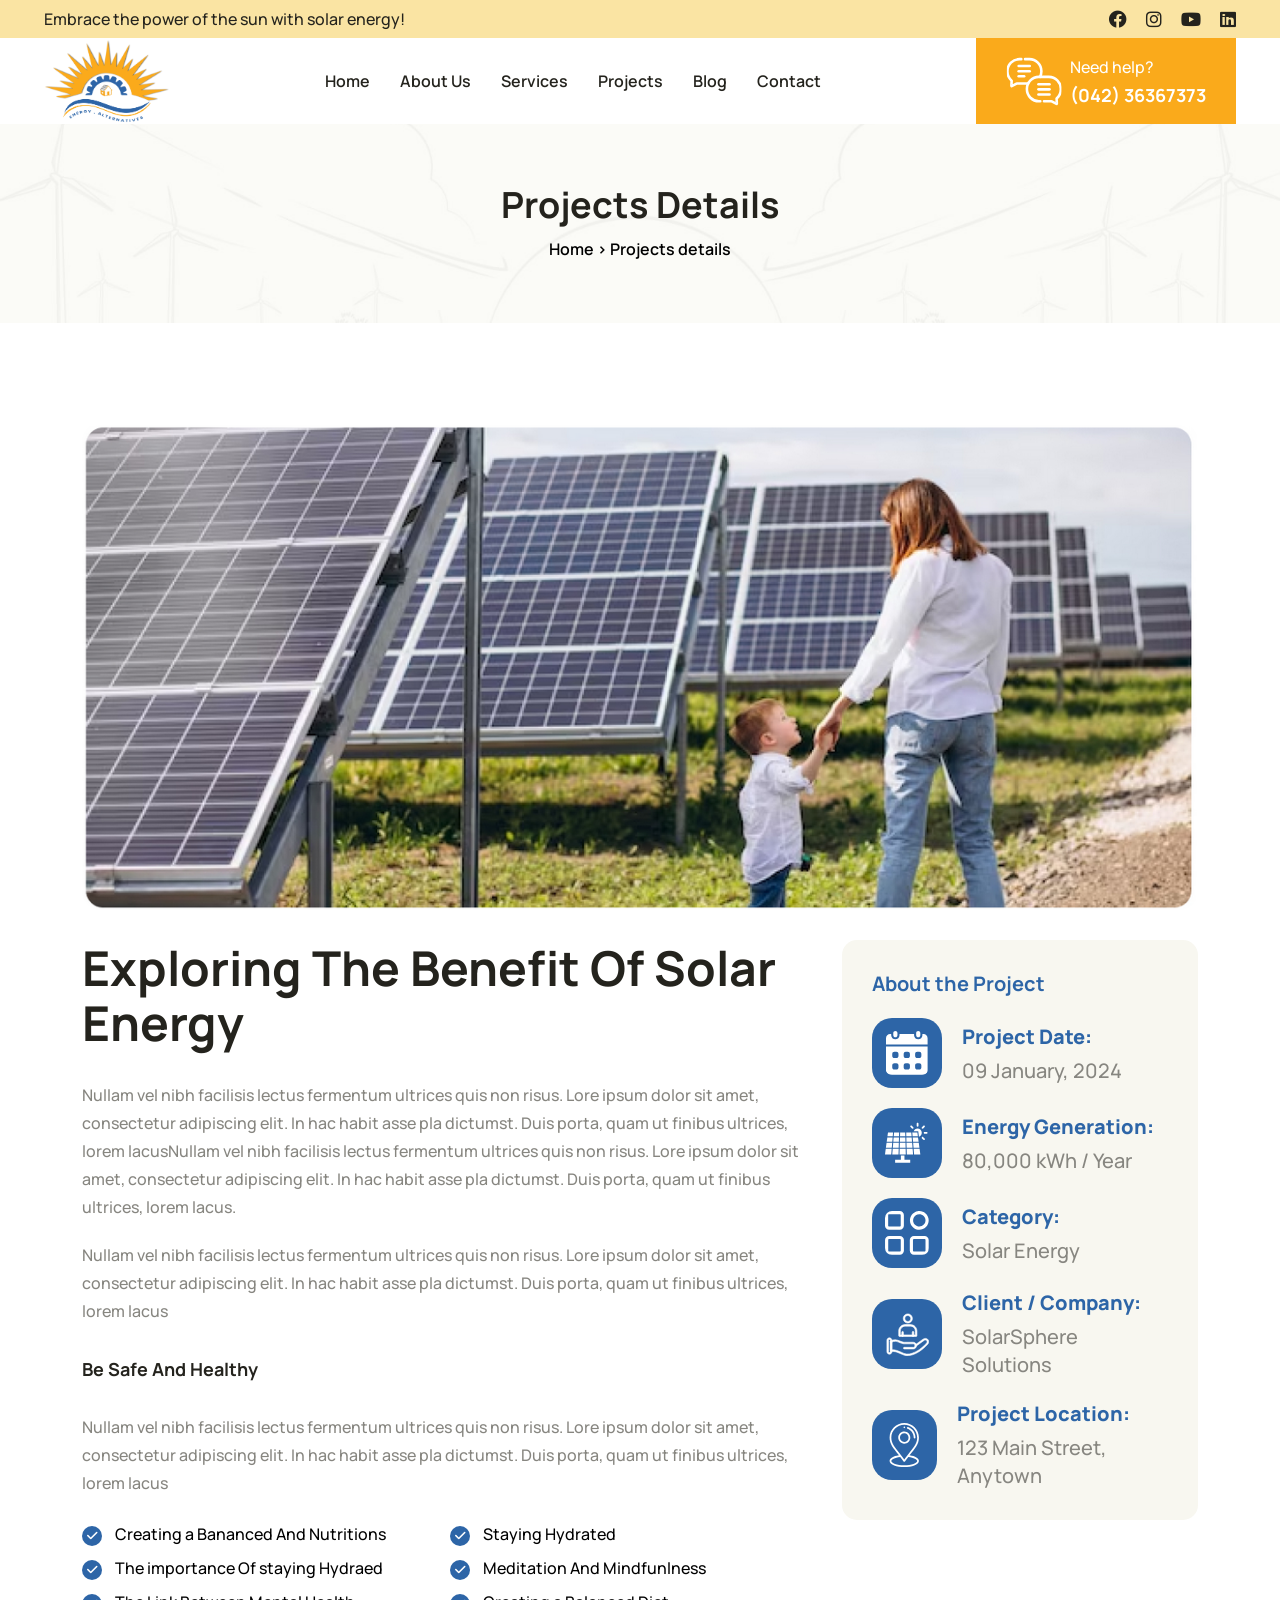
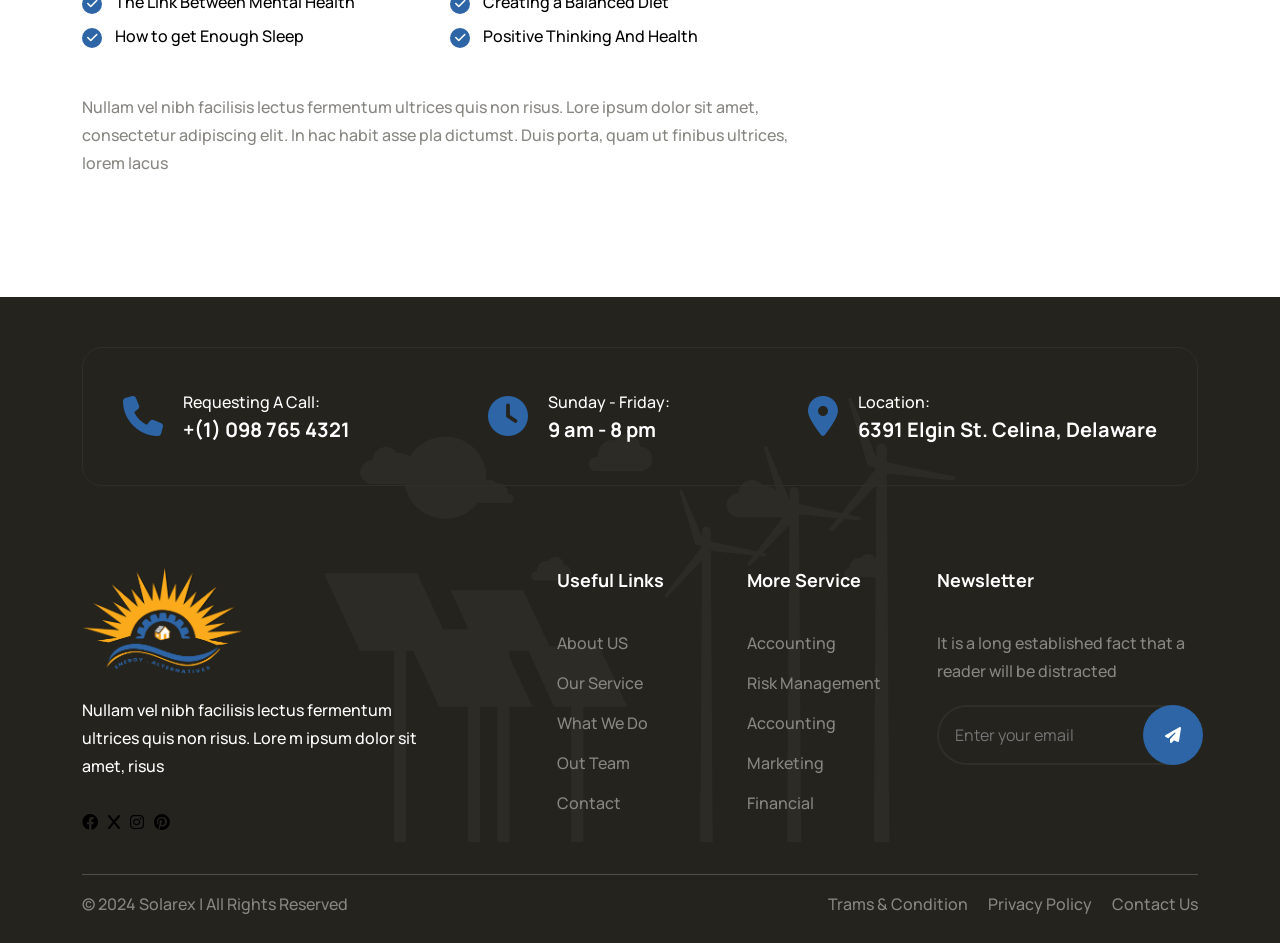
<file: project-details.html>
<!DOCTYPE html>
<!-- Language -->
<html lang="zxx">
	<head>
		<!-- Meta Tags -->
		<meta charset="UTF-8">
		<meta name="viewport" content="width=device-width, initial-scale=1.0">
		<!-- Page Title -->
		<title>Solarex - Solar & Renewable Energy HTML Template</title>
		<!-- Favicon -->
		<link rel="shortcut icon" href="./assets/images/favicon.ico">

		<!-- Bootstrap CSS -->
		<link rel="stylesheet" href="assets/vendors/bootstrap/css/bootstrap.min.css">
		<!-- FontAwesome CSS -->
		<link rel="stylesheet" href="./assets/vendors/font-awesome/css/all.min.css">
		<!-- Slick Slider CSS -->
		<link rel="stylesheet" href="./assets/vendors/slick-slider/slick.css">
		<!-- Slick Slider Theme -->
		<link rel="stylesheet" href="./assets/vendors/slick-slider/slick-theme.css">

		<!-- MetisMenu CSS -->
		<link rel="stylesheet" href="./assets/vendors/metismenu/metismenu.css">

		<!-- Magnific Popup -->
		<link rel="stylesheet" href="./assets//vendors/magnific-popup/magnific-popup.css">

		<!-- Main Stylesheet -->
		<link rel="stylesheet" href="./assets/css/style.css">

	</head>
	<body class="body-wrapper home-one" data-scroll-animation="true">
		<!-- Overlay -->
		<div class="overlay"></div>

    <!-- Top Header Start -->
    <div class="srex-top-header d-none d-md-block">
		<div class="container-fluid">
		  <div class="row">
			<div class="col-6 col-md-8">
			  <p>Embrace the power of the sun with solar energy!</p>
			</div>
			<div class="col-6 col-md-4">
			  <ul>
				<li>
				  <a href="https://www.facebook.com/energyalternatives.pk"
					><i class="fa-brands fa-facebook"></i
				  ></a>
				  <a href="https://www.instagram.com/energy_alternatives92"
					><i class="fa-brands fa-instagram"></i
				  ></a>
				  <a href="https://www.youtube.com/@energyalternatives-pakistan"
					><i class="fa-brands fa-youtube"></i
				  ></a>
				  <a href="https://pk.linkedin.com/company/ealternativespk"
					><i class="fa-brands fa-linkedin"></i
				  ></a>
				</li>
			  </ul>
			</div>
		  </div>
		</div>
	  </div>
	  <!-- Top Header End -->
  
    <!-- Header Start -->
    <header class="srex-header srex-header--home-two">
		<div class="container-fluid">
		  <div class="row">
			<div class="col-12">
			  <nav
				class="ud-main-menu ud-main-menu--home-one d-flex align-items-center justify-content-between"
				aria-label="Main Navigation"
			  >
				<div class="ud-main-menu__logo">
				  <a href="index.html">
					<img
					  src="assets/images/logo-black.png"
					  alt="Solarex"
					  style="height: 85px;"
					/>
				  </a>
				</div>
				<ul class="ud-main-menu__links d-none d-lg-flex">
				  <li>
					<a href="index.html"
					  >Home
					  <!-- <i class="fa-solid fa-angle-down"></i> -->
					</a>
					<!-- <ul class="ud-main-menu__sub-menu">
										  <li><a href="index.html">Home 1</a></li>
										  <li><a href="index-2.html">Home 2</a></li>
										  <li><a href="index-3.html">Home 3</a></li>
									  </ul> -->
				  </li>
				  <li>
					<a href="about.html">About Us</a>
				  </li>
				  <li>
					<a href="services.html">Services</a>
					<!-- <a href="#"
					  >Services <i class="fa-solid fa-angle-down"></i
					></a>
					<ul class="ud-main-menu__sub-menu">
					  <li><a href="services.html">Services</a></li>
					  <li>
						<a href="services-details.html">Services Details</a>
					  </li>
					</ul> -->
				  </li>
				  <li>
					<a href="projects.html">Projects</a>
					<!-- <a href="#"
					  >Projects <i class="fa-solid fa-angle-down"></i
					></a>
					<ul class="ud-main-menu__sub-menu">
					  <li><a href="projects.html">Projects</a></li>
					  <li>
						<a href="projects-details.html">Projects Details</a>
					  </li>
					</ul> -->
				  </li>
				  <li>
					<a href="blog.html">Blog</a>
					<!-- <a href="#">Blog <i class="fa-solid fa-angle-down"></i></a> -->
					<!-- <ul class="ud-main-menu__sub-menu">
					  <li><a href="blog.html">Blog</a></li>
					  <li>
						<a href="blog-details.html">Blog Details</a>
					  </li>
					</ul> -->
				  </li>
				  <!-- <li>
					<a href="#">Page <i class="fa-solid fa-angle-down"></i></a>
					<ul class="ud-main-menu__sub-menu">
					  <li><a href="faq.html">FAQ</a></li>
					</ul>
				  </li> -->
				  <li>
					<a href="contact.html">Contact</a>
				  </li>
				</ul>
  
				<div class="ud-hamburger-menu d-block d-lg-none">
				  <div class="ud-hamburger-menu__btn">
					<span></span>
				  </div>
				</div>
  
				<div
				  class="srex-header__call srex-header--home-two__call-two d-flex align-items-center gap-2 m-0 d-none d-xl-flex"
				>
				  <img src="./assets/images/chat-2.svg" alt="Chat" />
				  <div>
					<span>Need help?</span>
					<h4>
					  <a href="tel:04236367373">(042) 36367373</a>
					</h4>
				  </div>
				</div>
			  </nav>
			</div>
		  </div>
		</div>
  
		<!-- Side Popup -->
		<div class="ud-side-popup ud-side-popup--home-one">
		  <div class="ud-side-popup__header">
			<div class="ud-side-popup__header-logo">
			  <img src="./assets/images/logo-black.png" alt="Solarex" />
			</div>
			<button class="side-popup-close">
			  <i class="fa-solid fa-xmark"></i>
			</button>
		  </div>
		  <div class="ud-side-popup__body">
			<ul class="metismenu" id="side-menu">
			  <li>
				<a href="index.html">
				  Home
				  <!-- <i class="fa-solid fa-plus"></i> -->
				</a>
				<!-- <ul class="sub-menu collapse" aria-expanded="false">
								  <li>
									  <a href="index.html">Home 1</a>
								  </li>
								  <li>
									  <a href="index-2.html">Home 2</a>
								  </li>
								  <li>
									  <a href="index-3.html">Home 3</a>
								  </li>
							  </ul> -->
			  </li>
			  <li>
				<a href="about.html">About Us</a>
			  </li>
			  <li>
				<a href="#"> Services <i class="fa-solid fa-plus"></i> </a>
				<ul class="sub-menu collapse" aria-expanded="false">
				  <li>
					<a href="services.html">Services</a>
				  </li>
				  <li>
					<a href="services-details.html">Services Details</a>
				  </li>
				</ul>
			  </li>
			  <li>
				<a href="#"> Projects <i class="fa-solid fa-plus"></i> </a>
				<ul class="sub-menu collapse" aria-expanded="false">
				  <li>
					<a href="projects.html">Projects</a>
				  </li>
				  <li>
					<a href="projects-details.html">Projects Details</a>
				  </li>
				</ul>
			  </li>
			  <li>
				<a href="#"> Blog <i class="fa-solid fa-plus"></i> </a>
				<ul class="sub-menu collapse" aria-expanded="false">
				  <li>
					<a href="blog.html">Blog</a>
				  </li>
				  <li>
					<a href="blog-details.html">Blog Details</a>
				  </li>
				</ul>
			  </li>
			  <li>
				<a href="#"> Pages <i class="fa-solid fa-plus"></i> </a>
				<ul class="sub-menu collapse" aria-expanded="false">
				  <li>
					<a href="faq.html">FAQ</a>
				  </li>
				</ul>
			  </li>
			  <li>
				<a href="contact.html">Contact</a>
			  </li>
			</ul>
		  </div>
		  <div class="ud-side-popup__bottom">
			<div class="ud-side-popup__bottom-info">
			  <div
				class="ud-side-popup__bottom-info-box d-flex align-items-center gap-3 py-0 m-0"
			  >
				<i class="fa-solid fa-phone"></i>
				<div class="ud-header-info-box__details">
				  <span>Need Help?</span>
				  <h4>
					<a href="tel:04236367373">(042) 36367373</a>
				  </h4>
				</div>
			  </div>
			  <div
				class="ud-side-popup__bottom-info-box d-flex align-items-center gap-3 py-0 m-0"
			  >
				<i class="fa-solid fa-paper-plane"></i>
				<div class="ud-header-info-box__details">
				  <span>Naqi Arcade Plaza, Mall Road</span>
				  <h4>Lahore, Pakistan</h4>
				</div>
			  </div>
			  <div
				class="ud-side-popup__bottom-info-box d-flex align-items-center gap-3 py-0 m-0"
			  >
				<i class="fa-solid fa-envelope"></i>
				<div class="ud-header-info-box__details">
				  <span>Send email</span>
				  <h4>
					<a href="mailto:info@energyalternatives.com.pk"
					  >info@energyalternatives.com.pk</a
					>
				  </h4>
				</div>
			  </div>
			</div>
			<ul class="ud-side-popup__bottom-socials">
			  <li>
				<a href="https://www.facebook.com/energyalternatives.pk">
				  <i class="fa-brands fa-facebook-f"></i>
				</a>
			  </li>
			  <li>
				<a href="https://www.youtube.com/@energyalternatives-pakistan">
				  <i class="fa-brands fa-youtube"></i>
				</a>
			  </li>
			  <li>
				<a href="https://www.instagram.com/energy_alternatives92">
				  <i class="fa-brands fa-instagram"></i>
				</a>
			  </li>
			  <li>
				<a href="https://pk.linkedin.com/company/ealternativespk">
				  <i class="fa-brands fa-linkedin"></i>
				</a>
			  </li>
			</ul>
		  </div>
		</div>
	  </header>
	  <!-- Header End -->
		
		<!-- START SECTION TOP -->
		<section class="section-top">
			<div class="container">
				<div class="col-lg-10 offset-lg-1 text-center">
					<div class="section-top-title">
						<h1>Projects details</h1>
						<ul>
							<li><a href="index.html">Home</a></li>
							<li> >  Projects  details</li>
						</ul>
					</div><!-- //.HERO-TEXT -->
				</div><!--- END COL -->
			</div><!--- END CONTAINER -->
		</section>	
		<!-- END SECTION TOP -->		

 		<!--  Latest PortFolio Start -->
		<section class="srex-single-project srex-section">
			<div class="container">
				<div class="row">
					<div class="col-lg-12">
						<div class="srex-single-pro-img">
							<img src="assets/images/srex-single-proect.png" alt="" />
						</div>
					</div>
					<div class="col-lg-8 col-sm-12 col-xs-12">
						<div class="single_pro_details">
							<h1>Exploring The Benefit Of Solar Energy</h1>
							<p>Nullam vel nibh facilisis lectus fermentum ultrices quis non risus. Lore ipsum dolor sit amet, consectetur adipiscing elit. In hac habit asse pla dictumst. Duis porta, quam ut finibus ultrices, lorem lacusNullam vel nibh facilisis lectus fermentum ultrices quis non risus. Lore ipsum dolor sit amet, consectetur adipiscing elit. In hac habit asse pla dictumst. Duis porta, quam ut finibus ultrices, lorem lacus.</p>
							<p>Nullam vel nibh facilisis lectus fermentum ultrices quis non risus. Lore ipsum dolor sit amet, consectetur adipiscing elit. In hac habit asse pla dictumst. Duis porta, quam ut finibus ultrices, lorem lacus</p>
							<h4>Be safe and Healthy</h4>
							<p>Nullam vel nibh facilisis lectus fermentum ultrices quis non risus. Lore ipsum dolor sit amet, consectetur adipiscing elit. In hac habit asse pla dictumst. Duis porta, quam ut finibus ultrices, lorem lacus</p>
							<ul>
								<li><i class="fa-solid fa-check"></i> Creating a Bananced And Nutritions</li>
								<li><i class="fa-solid fa-check"></i> The importance Of staying Hydraed</li>
								<li><i class="fa-solid fa-check"></i> The Link Between Mental Health</li>
								<li><i class="fa-solid fa-check"></i> How to get Enough Sleep</li>
							</ul>
							<ul>
								<li><i class="fa-solid fa-check"></i> Staying Hydrated</li>
								<li><i class="fa-solid fa-check"></i> Meditation And Mindfunlness</li>
								<li><i class="fa-solid fa-check"></i> Creating a Balanced Diet</li>
								<li><i class="fa-solid fa-check"></i> Positive Thinking And Health</li>
							</ul>
							<p>Nullam vel nibh facilisis lectus fermentum ultrices quis non risus. Lore ipsum dolor sit amet, consectetur adipiscing elit. In hac habit asse pla dictumst. Duis porta, quam ut finibus ultrices, lorem lacus</p>
						</div>
					</div>
					<div class="col-lg-4 col-sm-12 col-xs-12">
						<div class="project-details-info">
							<h3>About the Project</h3>
							<div class="project-info">
								<div class="project-info-item">
									<img src="./assets/images/projects/calander.svg" alt="Calendar Icon">
									<div class="project-info-text">
										<span>Project Date:</span>
										<p>09 January, 2024</p>
									</div>
								</div>
								<div class="project-info-item">
									<img src="./assets/images/projects/panels.svg" alt="Energy Icon">
									<div class="project-info-text">
										<span>Energy Generation:</span>
										<p>80,000 kWh / Year</p>
									</div>
								</div>
								<div class="project-info-item">
									<img src="./assets/images/projects/catagory.svg" alt="Category Icon">
									<div class="project-info-text">
										<span>Category:</span>
										<p>Solar Energy</p>
									</div>
								</div>
								<div class="project-info-item">
									<img src="./assets/images/projects/client.svg" alt="Client Icon">
									<div class="project-info-text">
										<span>Client / Company:</span>
										<p>SolarSphere Solutions</p>
									</div>
								</div>
								<div class="project-info-item">
									<img src="./assets/images/projects/location.svg" alt="Location Icon">
									<div class="project-info-text">
										<span>Project Location:</span>
										<p>123 Main Street, Anytown</p>
									</div>
								</div>
							</div>
						</div>
					</div>
				</div>
			</div>
		</section>
		<!--  Latest PortFolio End -->
 

		<!-- Footer Start-->
		<footer class="srex-footer-two">
			<div class="container">
				<div class="srex-footer-two__top__content">
					<ul class="srex-footer-two__top__content__contact d-flex justify-content-between">
						<li >
							<div class="srex-footer-two__top__content__contact __icon">
								<i class="fa-solid fa-phone"></i>
							</div>
							<div class="srex-footer-two__top__content__contact __text">
								<p>
									Requesting A Call:
								</p>
								<p>
									<a href="tel:+10987654321">+(1) 098 765 4321</a>
								</p>
							</div>
						</li>
						<li >
							<div class="srex-footer-two__top__content__contact __icon">
								<i class="fa-solid fa-clock"></i>
							</div>
							<div class="srex-footer-two__top__content__contact __text">
								<p>
									Sunday - Friday:
								</p>
								<h3>
									9 am - 8 pm
								</h3>
							</div>
						</li>
						<li >
							<div class="srex-footer-two__top__content__contact __icon">
								<i class="fa-solid fa-location-dot"></i>
							</div>
							<div class="srex-footer-two__top__content__contact __text">
								<p>
									Location:
								</p>
								<h3>6391 Elgin St. Celina, Delaware</h3>
							</div>
						</li>
						
					</ul>
				</div>
				<div class="srex-footer-two__links footer-two">
					<div class="row">
						<div class="col-12 col-lg-5 col-md-6">
							<div class="srex-footer-two__links__logo">
									<img
										src="./assets/images/footer-logo-2.png"
										alt="Logo">
										<p class="srex-footer-two__links__logo__text">Nullam vel nibh facilisis lectus fermentum ultrices quis non risus. Lore m ipsum dolor sit amet,  risus</p>
										
											<ul class="srex-footer-two__links__social_links">
												<li><i class="fa-brands fa-facebook"></i></li>
												<li><i class="fa-brands fa-x"></i></li>
												<li><i class="fa-brands fa-instagram"></i></li>
												<li><i class="fa-brands fa-pinterest"></i></li>
											</ul>
							</div>
						</div>
						<div class="col-6 col-lg-2 col-md-6">
							<div class="srex-footer__links__wrapper">
								<h4>Useful Links</h4>
								<div class="srex-footer__links__content">
									<ul class="srex-footer__links__list">
										<li>
											<a href="#">About US</a>
										</li>
										<li>
											<a href="#">Our Service</a>
										</li>
										<li>
											<a href="#">What We Do</a>
										</li>
										<li>
											<a href="#">Out Team</a>
										</li>
										<li>
											<a href="#">Contact</a>
										</li>
									</ul>
								</div>
							</div>
						</div>
						<div class="col-6 col-lg-2 col-md-6">
							<div class="srex-footer__links__wrapper">
								<h4>More Service</h4>
								<div class="srex-footer__links__content">
									<ul class="srex-footer__links__list">
										<li>
											<a href="#">Accounting</a>
										</li>
										<li>
											<a href="#">Risk Management</a>
										</li>
										<li>
											<a href="#">Accounting</a>
										</li>
										<li>
											<a href="#">Marketing</a>
										</li>
										<li>
											<a href="#">Financial</a>
										</li>
									</ul>
								</div>
							</div>
						</div>
						<div class="col-12 col-lg-3 col-md-6">
							<div class="srex-footer__links__wrapper">
								<h4>Newsletter</h4>
								<div class="srex-footer__links__content">
									<div class="srex-footer__newsletter">
										<p>
											It is a long established fact that a reader will be distracted
										</p>
										<div class="srex-footer__form">
											<form class="text-center">
												<input placeholder="Enter your email" type="text">
												<button type="button">
													<i class="fa-solid fa-paper-plane"></i>
												</button>
											</form>
										</div>
									</div>
								</div>
							</div>
						</div>
					</div>
				</div>

				<div class="border-line"></div>

				<div class="srex-footer__bottom">
					<div class="row">
						<div class="col-12 col-md-6">
							<p>
								&copy; 2024 Solarex | All Rights Reserved
							</p>
						</div>
						<div class="col-12 col-md-6">
							<ul class="srex-footer__bottom__links">
								<li>
									<a href="#">Trams & Condition</a>
								</li>
								<li>
									<a href="#">Privacy Policy</a>
								</li>
								<li>
									<a href="#">Contact Us</a>
								</li>
							</ul>
						</div>
					</div>
				</div> 
			</div>
		</footer>
		<!-- Footer End -->

		<!-- jQuery -->
		<script src="./assets/vendors/jquery/jquery-3.6.0.min.js"></script>
		<!-- Popper JS -->
		<script src="./assets/vendors/bootstrap/js/popper.min.js"></script>
		<!-- Bootstrap JS -->
		<script src="./assets/vendors/bootstrap/js/bootstrap.min.js"></script>
		<!-- Slick Slider JS -->
		<script src="./assets/vendors/slick-slider/slick.js"></script>
		<!-- WOW JS -->
		<script src="./assets/vendors/wow/wow.min.js"></script>
		<!-- MetisMenu JS -->
		<script src="./assets/vendors/metismenu/metismenu.js"></script>

		<!-- Magnific Popup JS -->
		<script src="./assets/vendors/magnific-popup/magnific-popup.min.js"></script>

		<!-- Waypoints JS -->
		<script src="assets/vendors/waypoints/waypoints.min.js"></script>
		<!-- CounterUp JS -->
		<script src="assets/vendors/counterup/counterup.js"></script>

		<!-- Mixitup -->
		<script src="./assets/vendors/jquery-mixitup/jquery-mixitup.min.js"></script>

		<!-- Custom JS -->
		<script src="./assets/js/custom.js"></script>
	</body>
</html>
</file>
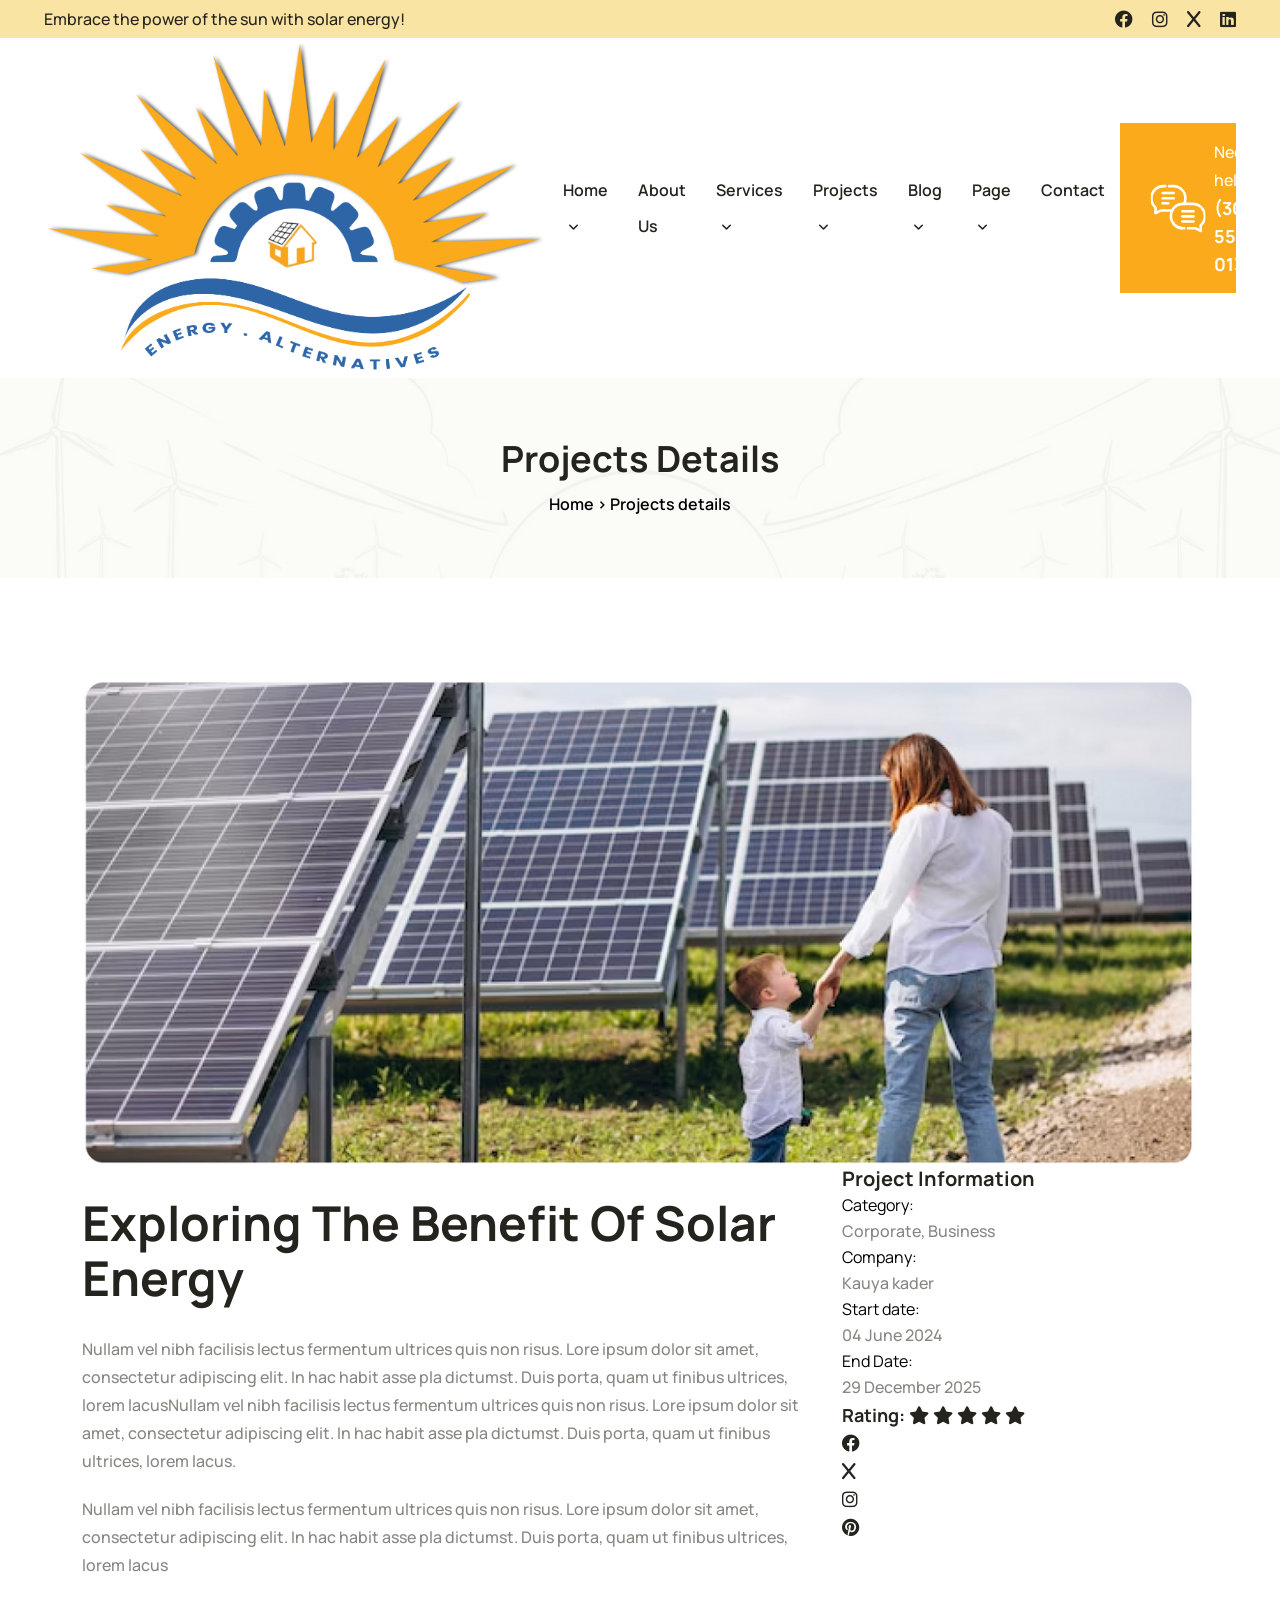
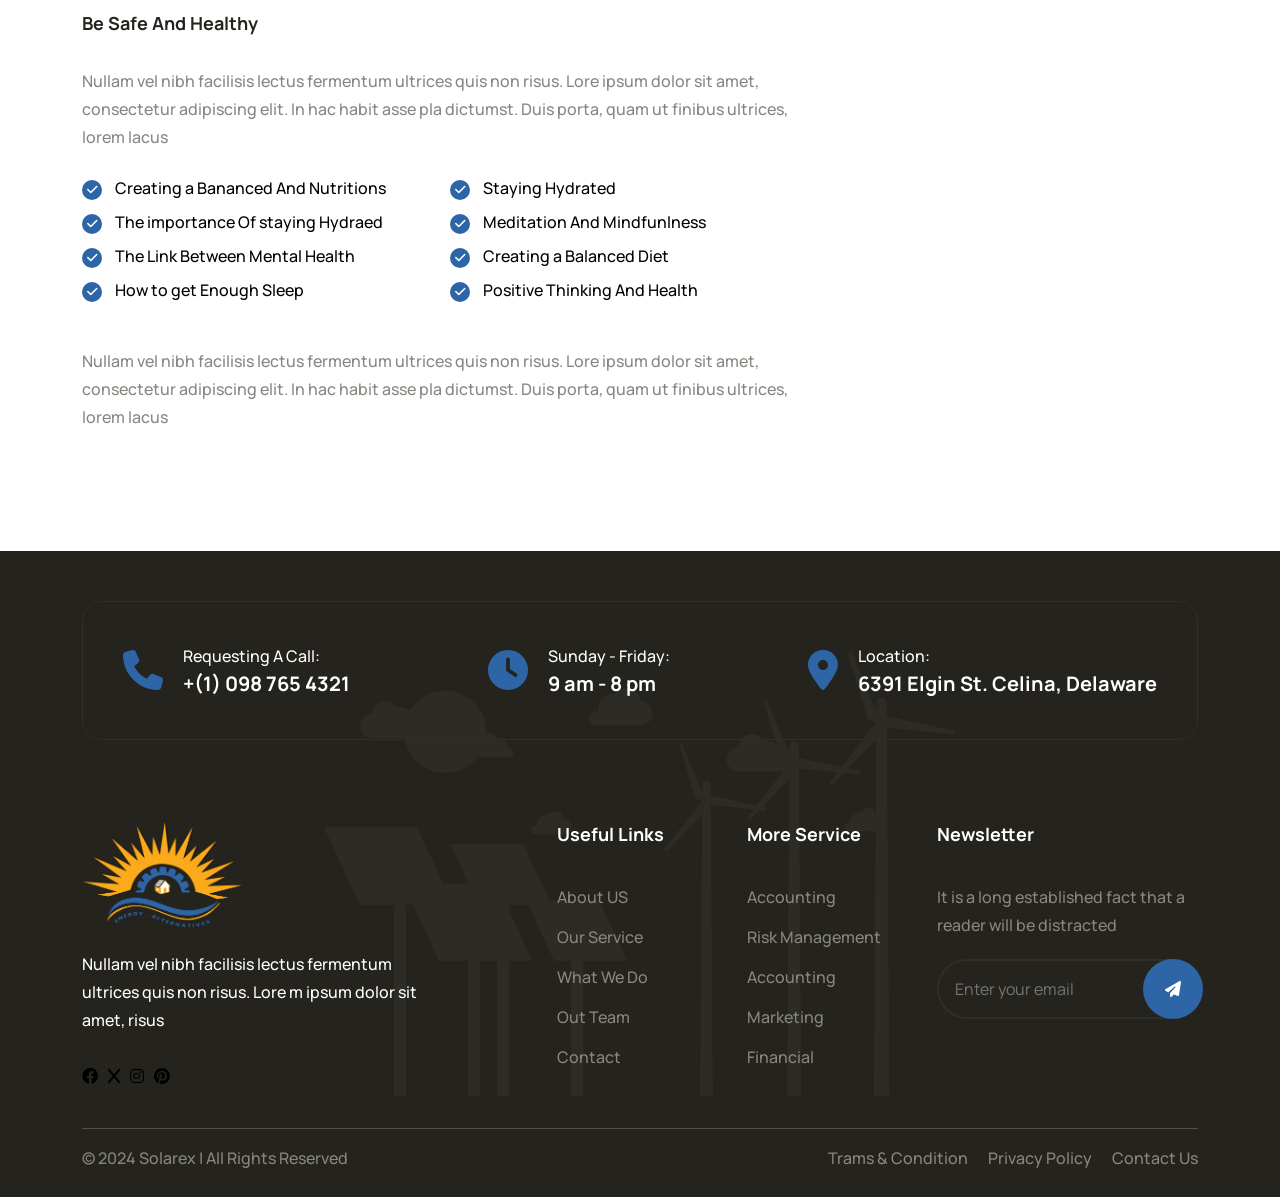
<file: projects-details.html>
<!DOCTYPE html>
<!-- Language -->
<html lang="zxx">
	<head>
		<!-- Meta Tags -->
		<meta charset="UTF-8">
		<meta name="viewport" content="width=device-width, initial-scale=1.0">
		<!-- Page Title -->
		<title>Solarex - Solar & Renewable Energy HTML Template</title>
		<!-- Favicon -->
		<link rel="shortcut icon" href="./assets/images/favicon.ico">

		<!-- Bootstrap CSS -->
		<link rel="stylesheet" href="assets/vendors/bootstrap/css/bootstrap.min.css">
		<!-- FontAwesome CSS -->
		<link rel="stylesheet" href="./assets/vendors/font-awesome/css/all.min.css">
		<!-- Slick Slider CSS -->
		<link rel="stylesheet" href="./assets/vendors/slick-slider/slick.css">
		<!-- Slick Slider Theme -->
		<link rel="stylesheet" href="./assets/vendors/slick-slider/slick-theme.css">

		<!-- MetisMenu CSS -->
		<link rel="stylesheet" href="./assets/vendors/metismenu/metismenu.css">

		<!-- Magnific Popup -->
		<link rel="stylesheet" href="./assets//vendors/magnific-popup/magnific-popup.css">

		<!-- Main Stylesheet -->
		<link rel="stylesheet" href="./assets/css/style.css">

	</head>
	<body class="body-wrapper home-one" data-scroll-animation="true">
		<!-- Overlay -->
		<div class="overlay"></div>

		<!-- Top Header Start -->
		<div class="srex-top-header d-none d-md-block">
			<div class="container-fluid">
				<div class="row">
					<div class="col-6 col-md-8">
						<p>Embrace the power of the sun with solar energy! </p>
					</div>
					<div class="col-6 col-md-4">
						<ul>
							<li>
								<a href=""><i class="fa-brands fa-facebook"></i></a>
								<a href=""><i class="fa-brands fa-instagram"></i></a>
								<a href=""><i class="fa-brands fa-x"></i></a>
								<a href=""><i class="fa-brands fa-linkedin"></i></a>
							</li>
						</ul>
					</div>
				</div>
			</div>
		</div>
		<!-- Top Header End -->

		<!-- Header Start -->
		<header class="srex-header srex-header--home-two">
			<div class="container-fluid">
				<div class="row">
					<div class="col-12">
						<nav
							class="ud-main-menu ud-main-menu--home-one d-flex align-items-center justify-content-between"
							aria-label="Main Navigation"
						>
							<div class="ud-main-menu__logo">
								<a href="index.html">
									<img
										src="assets/images/logo-black.png"
										alt="Solarex"
									>
								</a>
							</div>
							<ul class="ud-main-menu__links d-none d-lg-flex">
								<li>
									<a href="#"
										>Home <i class="fa-solid fa-angle-down"></i
									></a>
									<ul class="ud-main-menu__sub-menu">
										<li><a href="index.html">Home 1</a></li>
										<li><a href="index-2.html">Home 2</a></li>
										<li><a href="index-3.html">Home 3</a></li>
									</ul>
								</li>
								<li>
									<a href="about.html">About Us</a>
								</li>
								<li>
									<a href="#"
										>Services <i class="fa-solid fa-angle-down"></i
									></a>
									<ul class="ud-main-menu__sub-menu">
										<li><a href="services.html">Services</a></li>
										<li>
											<a href="services-details.html"
												>Services Details</a
											>
										</li>
									</ul>
								</li>
								<li>
									<a href="#"
										>Projects <i class="fa-solid fa-angle-down"></i
									></a>
									<ul class="ud-main-menu__sub-menu">
										<li><a href="projects.html">Projects</a></li>
										<li>
											<a href="projects-details.html"
												>Projects Details</a
											>
										</li>
									</ul>
								</li>
								<li>
									<a href="#"
										>Blog <i class="fa-solid fa-angle-down"></i
									></a>
									<ul class="ud-main-menu__sub-menu">
										<li><a href="blog.html">Blog</a></li>
										<li>
											<a href="blog-details.html">Blog Details</a>
										</li>
									</ul>
								</li>
								<li>
									<a href="#"
										>Page <i class="fa-solid fa-angle-down"></i
									></a>
									<ul class="ud-main-menu__sub-menu">
										<li><a href="faq.html">FAQ</a></li>
									</ul>
								</li>
								<li>
									<a href="contact.html">Contact</a>
								</li>
							</ul>

							<div class="ud-hamburger-menu d-block d-lg-none ">
								<div class="ud-hamburger-menu__btn">
									<span></span>
								</div>
							</div>

							<div
								class="srex-header__call srex-header--home-two__call-two d-flex align-items-center gap-2 m-0 d-none d-xl-flex"
							>
								<img src="./assets/images/chat-2.svg" alt="Chat" >
								<div>
									<span>Need help?</span>
									<h4>
										<a href="tel:+3075550133">(307) 555-0133</a>
									</h4>
								</div>
							</div>
						</nav>
					</div>
				</div>
			</div>

			<!-- Side Popup -->
			<div class="ud-side-popup ud-side-popup--home-one">
				<div class="ud-side-popup__header">
					<div class="ud-side-popup__header-logo">
						<img
							src="./assets/images/logo-black.png"
							alt="Solarex"
						>
					</div>
					<button class="side-popup-close">
						<i class="fa-solid fa-xmark"></i>
					</button>
				</div>
				<div class="ud-side-popup__body">
					<ul class="metismenu" id="side-menu">
						<li>
							<a href="#">
								Home <i class="fa-solid fa-plus"></i>
							</a>
							<ul class="sub-menu collapse" aria-expanded="false">
								<li>
									<a href="index.html">Home 1</a>
								</li>
								<li>
									<a href="index-2.html">Home 2</a>
								</li>
								<li>
									<a href="index-3.html">Home 3</a>
								</li>
							</ul>
						</li>
						<li>
							<a href="about.html">About Us</a>
						</li>
						<li>
							<a href="#">
								Services <i class="fa-solid fa-plus"></i>
							</a>
							<ul class="sub-menu collapse" aria-expanded="false">
								<li>
									<a href="services.html">Services</a>
								</li>
								<li>
									<a href="services-details.html"
										>Services Details</a
									>
								</li>
							</ul>
						</li>
						<li>
							<a href="#">
								Projects <i class="fa-solid fa-plus"></i>
							</a>
							<ul class="sub-menu collapse" aria-expanded="false">
								<li>
									<a href="projects.html">Projects</a>
								</li>
								<li>
									<a href="projects-details.html"
										>Projects Details</a
									>
								</li>
							</ul>
						</li>
						<li>
							<a href="#">
								Blog <i class="fa-solid fa-plus"></i>
							</a>
							<ul class="sub-menu collapse" aria-expanded="false">
								<li>
									<a href="blog.html">Blog</a>
								</li>
								<li>
									<a href="blog-details.html">Blog Details</a>
								</li>
							</ul>
						</li>
						<li>
							<a href="#">
								Pages <i class="fa-solid fa-plus"></i>
							</a>
							<ul class="sub-menu collapse" aria-expanded="false">
								<li>
									<a href="faq.html">FAQ</a>
								</li>
							</ul>
						</li>
						<li>
							<a href="contact.html">Contact</a>
						</li>
					</ul>
				</div>
				<div class="ud-side-popup__bottom">
					<div class="ud-side-popup__bottom-info">
						<div
							class="ud-side-popup__bottom-info-box d-flex align-items-center gap-3 py-0 m-0"
						>
							<i class="fa-solid fa-phone"></i>
							<div class="ud-header-info-box__details">
								<span>Need Help?</span>
								<h4>
									<a href="tel:+3075550133">(307) 555-0133</a>
								</h4>
							</div>
						</div>
						<div
							class="ud-side-popup__bottom-info-box d-flex align-items-center gap-3 py-0 m-0"
						>
							<i class="fa-solid fa-paper-plane"></i>
							<div class="ud-header-info-box__details">
								<span>Shreekol, Dublia Bazar</span>
								<h4>Pabna, Bangladesh</h4>
							</div>
						</div>
						<div
							class="ud-side-popup__bottom-info-box d-flex align-items-center gap-3 py-0 m-0"
						>
							<i class="fa-solid fa-envelope"></i>
							<div class="ud-header-info-box__details">
								<span>Send email</span>
								<h4>
									<a href="mailto:hello@example.com"
										>hello@example.com</a
									>
								</h4>
							</div>
						</div>
					</div>
					<ul class="ud-side-popup__bottom-socials">
						<li>
							<a href="#">
								<i class="fa-brands fa-facebook-f"></i>
							</a>
						</li>
						<li>
							<a href="#">
								<i class="fa-brands fa-x-twitter"></i>
							</a>
						</li>
						<li>
							<a href="#">
								<i class="fa-brands fa-instagram"></i>
							</a>
						</li>
						<li>
							<a href="#">
								<i class="fa-brands fa-youtube"></i>
							</a>
						</li>
					</ul>
				</div>
			</div>
		</header>
		<!-- Header End -->
		
		<!-- START SECTION TOP -->
		<section class="section-top">
			<div class="container">
				<div class="col-lg-10 offset-lg-1 text-center">
					<div class="section-top-title">
						<h1>Projects details</h1>
						<ul>
							<li><a href="index.html">Home</a></li>
							<li> >  Projects  details</li>
						</ul>
					</div><!-- //.HERO-TEXT -->
				</div><!--- END COL -->
			</div><!--- END CONTAINER -->
		</section>	
		<!-- END SECTION TOP -->		

 		<!--  Latest PortFolio Start -->
		<section class="srex-single-project srex-section">
			<div class="container">
				<div class="row">
					<div class="col-lg-12">
						<div class="srex-single-pro-img">
							<img src="assets/images/srex-single-proect.png" alt="" />
						</div>
					</div>
					<div class="col-lg-8 col-sm-12 col-xs-12">
						<div class="single_pro_details">
							<h1>Exploring The Benefit Of Solar Energy</h1>
							<p>Nullam vel nibh facilisis lectus fermentum ultrices quis non risus. Lore ipsum dolor sit amet, consectetur adipiscing elit. In hac habit asse pla dictumst. Duis porta, quam ut finibus ultrices, lorem lacusNullam vel nibh facilisis lectus fermentum ultrices quis non risus. Lore ipsum dolor sit amet, consectetur adipiscing elit. In hac habit asse pla dictumst. Duis porta, quam ut finibus ultrices, lorem lacus.</p>
							<p>Nullam vel nibh facilisis lectus fermentum ultrices quis non risus. Lore ipsum dolor sit amet, consectetur adipiscing elit. In hac habit asse pla dictumst. Duis porta, quam ut finibus ultrices, lorem lacus</p>
							<h4>Be safe and Healthy</h4>
							<p>Nullam vel nibh facilisis lectus fermentum ultrices quis non risus. Lore ipsum dolor sit amet, consectetur adipiscing elit. In hac habit asse pla dictumst. Duis porta, quam ut finibus ultrices, lorem lacus</p>
							<ul>
								<li><i class="fa-solid fa-check"></i> Creating a Bananced And Nutritions</li>
								<li><i class="fa-solid fa-check"></i> The importance Of staying Hydraed</li>
								<li><i class="fa-solid fa-check"></i> The Link Between Mental Health</li>
								<li><i class="fa-solid fa-check"></i> How to get Enough Sleep</li>
							</ul>
							<ul>
								<li><i class="fa-solid fa-check"></i> Staying Hydrated</li>
								<li><i class="fa-solid fa-check"></i> Meditation And Mindfunlness</li>
								<li><i class="fa-solid fa-check"></i> Creating a Balanced Diet</li>
								<li><i class="fa-solid fa-check"></i> Positive Thinking And Health</li>
							</ul>
							<p>Nullam vel nibh facilisis lectus fermentum ultrices quis non risus. Lore ipsum dolor sit amet, consectetur adipiscing elit. In hac habit asse pla dictumst. Duis porta, quam ut finibus ultrices, lorem lacus</p>
						</div>
					</div>
					<div class="col-lg-4 col-sm-12 col-xs-12">
						<div class="single_pro_details_info">
							<div class="spdi">
								<h3>Project Information</h3>
							</div>
							<div class="spdi_info">
								<div class="spdi_info_details">
									<span>Category:</span>
									<p>Corporate, Business</p>
								</div>
								<div class="spdi_info_details">
									<span>Company:</span>
									<p>Kauya kader</p>
								</div>
							</div>
							<div class="spdi_info">
								<div class="spdi_info_details">
									<span>Start date:</span>
									<p>04 June 2024</p>
								</div>
								<div class="spdi_info_details">
									<span>End Date:</span>
									<p>29 December 2025</p>
								</div>
							</div>
							<div class="spdi_info">
								<div class="spdi_social_rat">
									<h4>Rating: 
									<i class="fa-solid fa-star"></i>
									<i class="fa-solid fa-star"></i>
									<i class="fa-solid fa-star"></i>
									<i class="fa-solid fa-star"></i>
									<i class="fa-solid fa-star"></i>
									</h4>
								</div>
								<div class="spdi_social">
									<ul>
										<li><a href="#"><i class="fa-brands fa-facebook"></i></a></li>
										<li><a href="#"><i class="fa-brands fa-x"></i></a></li>
										<li><a href="#"><i class="fa-brands fa-instagram"></i></a></li>
										<li><a href="#"><i class="fa-brands fa-pinterest"></i></a></li>
									</ul>
								</div>
							</div>
						</div>
					</div>
				</div>
			</div>
		</section>
		<!--  Latest PortFolio End -->
 

		<!-- Footer Start-->
		<footer class="srex-footer-two">
			<div class="container">
				<div class="srex-footer-two__top__content">
					<ul class="srex-footer-two__top__content__contact d-flex justify-content-between">
						<li >
							<div class="srex-footer-two__top__content__contact __icon">
								<i class="fa-solid fa-phone"></i>
							</div>
							<div class="srex-footer-two__top__content__contact __text">
								<p>
									Requesting A Call:
								</p>
								<p>
									<a href="tel:+10987654321">+(1) 098 765 4321</a>
								</p>
							</div>
						</li>
						<li >
							<div class="srex-footer-two__top__content__contact __icon">
								<i class="fa-solid fa-clock"></i>
							</div>
							<div class="srex-footer-two__top__content__contact __text">
								<p>
									Sunday - Friday:
								</p>
								<h3>
									9 am - 8 pm
								</h3>
							</div>
						</li>
						<li >
							<div class="srex-footer-two__top__content__contact __icon">
								<i class="fa-solid fa-location-dot"></i>
							</div>
							<div class="srex-footer-two__top__content__contact __text">
								<p>
									Location:
								</p>
								<h3>6391 Elgin St. Celina, Delaware</h3>
							</div>
						</li>
						
					</ul>
				</div>
				<div class="srex-footer-two__links footer-two">
					<div class="row">
						<div class="col-12 col-lg-5 col-md-6">
							<div class="srex-footer-two__links__logo">
									<img
										src="./assets/images/footer-logo-2.png"
										alt="Logo">
										<p class="srex-footer-two__links__logo__text">Nullam vel nibh facilisis lectus fermentum ultrices quis non risus. Lore m ipsum dolor sit amet,  risus</p>
										
											<ul class="srex-footer-two__links__social_links">
												<li><i class="fa-brands fa-facebook"></i></li>
												<li><i class="fa-brands fa-x"></i></li>
												<li><i class="fa-brands fa-instagram"></i></li>
												<li><i class="fa-brands fa-pinterest"></i></li>
											</ul>
							</div>
						</div>
						<div class="col-6 col-lg-2 col-md-6">
							<div class="srex-footer__links__wrapper">
								<h4>Useful Links</h4>
								<div class="srex-footer__links__content">
									<ul class="srex-footer__links__list">
										<li>
											<a href="#">About US</a>
										</li>
										<li>
											<a href="#">Our Service</a>
										</li>
										<li>
											<a href="#">What We Do</a>
										</li>
										<li>
											<a href="#">Out Team</a>
										</li>
										<li>
											<a href="#">Contact</a>
										</li>
									</ul>
								</div>
							</div>
						</div>
						<div class="col-6 col-lg-2 col-md-6">
							<div class="srex-footer__links__wrapper">
								<h4>More Service</h4>
								<div class="srex-footer__links__content">
									<ul class="srex-footer__links__list">
										<li>
											<a href="#">Accounting</a>
										</li>
										<li>
											<a href="#">Risk Management</a>
										</li>
										<li>
											<a href="#">Accounting</a>
										</li>
										<li>
											<a href="#">Marketing</a>
										</li>
										<li>
											<a href="#">Financial</a>
										</li>
									</ul>
								</div>
							</div>
						</div>
						<div class="col-12 col-lg-3 col-md-6">
							<div class="srex-footer__links__wrapper">
								<h4>Newsletter</h4>
								<div class="srex-footer__links__content">
									<div class="srex-footer__newsletter">
										<p>
											It is a long established fact that a reader will be distracted
										</p>
										<div class="srex-footer__form">
											<form class="text-center">
												<input placeholder="Enter your email" type="text">
												<button type="button">
													<i class="fa-solid fa-paper-plane"></i>
												</button>
											</form>
										</div>
									</div>
								</div>
							</div>
						</div>
					</div>
				</div>

				<div class="border-line"></div>

				<div class="srex-footer__bottom">
					<div class="row">
						<div class="col-12 col-md-6">
							<p>
								&copy; 2024 Solarex | All Rights Reserved
							</p>
						</div>
						<div class="col-12 col-md-6">
							<ul class="srex-footer__bottom__links">
								<li>
									<a href="#">Trams & Condition</a>
								</li>
								<li>
									<a href="#">Privacy Policy</a>
								</li>
								<li>
									<a href="#">Contact Us</a>
								</li>
							</ul>
						</div>
					</div>
				</div> 
			</div>
		</footer>
		<!-- Footer End -->

		<!-- jQuery -->
		<script src="./assets/vendors/jquery/jquery-3.6.0.min.js"></script>
		<!-- Popper JS -->
		<script src="./assets/vendors/bootstrap/js/popper.min.js"></script>
		<!-- Bootstrap JS -->
		<script src="./assets/vendors/bootstrap/js/bootstrap.min.js"></script>
		<!-- Slick Slider JS -->
		<script src="./assets/vendors/slick-slider/slick.js"></script>
		<!-- WOW JS -->
		<script src="./assets/vendors/wow/wow.min.js"></script>
		<!-- MetisMenu JS -->
		<script src="./assets/vendors/metismenu/metismenu.js"></script>

		<!-- Magnific Popup JS -->
		<script src="./assets/vendors/magnific-popup/magnific-popup.min.js"></script>

		<!-- Waypoints JS -->
		<script src="assets/vendors/waypoints/waypoints.min.js"></script>
		<!-- CounterUp JS -->
		<script src="assets/vendors/counterup/counterup.js"></script>

		<!-- Mixitup -->
		<script src="./assets/vendors/jquery-mixitup/jquery-mixitup.min.js"></script>

		<!-- Custom JS -->
		<script src="./assets/js/custom.js"></script>
	</body>
</html>
</file>
<file: assets/css/style.css>
/**
===========================
Template: Solarex - Solar & Renewable Energy HTML Template
File: Default Styles
Author: ultraDevs
Author URI: https://themeforest.net/user/ultradevs
Description: Solarex - Solar & Renewable Energy HTML Template
Version: 1.0.0
===========================

Note: This file contains the styles for the full template. You can edit the styles of the template from here.

Default Styles

Table of Contents
01/ Variables
02/ Mixins
03/ Animation
04/ Fonts
05/ Common
06/ Top Header
07/ Header
08/ Hero
09/ Services
10/ About US
11/ Features
12/ Video
13/ Contact
14/ Portfolio
15/ Sponsor
16/ FAQ
17/ News Letter
18/ Stats
19/ Testimonial
20/ Blog
21/ Footer
22/ Support
23/ Pricing

====================================
**/
/*------------------------------------
	01/ Variables
------------------------------------*/
/*------------------
Responsive Media Query Variables
------------------*/
/*------------------
Colors
------------------*/
/* :root {
  --primary-color: #FAAA1B;
  --secondary-color: #2D65A7; 
} */
/*------------------------------------
	02/ Mixins
------------------------------------*/
/*------------------------------------
	03/ Animation
------------------------------------*/
@import url("https://fonts.googleapis.com/css2?family=Exo:ital,wght@0,100..900;1,100..900&family=Manrope:wght@200..800&display=swap");
.ud-animated {
  animation-duration: 1s;
  animation-fill-mode: both;
}

/**
 * Fade in animation
*/

@keyframes fadeIn {
  from {
    opacity: 0;
  }
  to {
    opacity: 1;
  }
}
/**
 * Fade out animation
*/
.ud-fade-out {
  animation-name: fadeOut;
}

@keyframes fadeOut {
  from {
    opacity: 1;
  }
  to {
    opacity: 0;
  }
}
/**
 * Fade in Left animation
*/
.ud-fade-in-left {
  animation-name: fadeInLeft;
}

@keyframes fadeInLeft {
  from {
    opacity: 0;
    transform: translateX(-50px);
  }
  to {
    opacity: 1;
    transform: translateX(0);
  }
}
/**
 * Fade in Right animation
*/
.ud-fade-in-right {
  animation-name: fadeInRight;
}

@keyframes fadeInRight {
  from {
    opacity: 0;
    transform: translateX(50px);
  }
  to {
    opacity: 1;
    transform: translateX(0);
  }
}
/**
 * Fade in Up animation
*/
.ud-fade-in-up {
  animation-name: fadeInUp;
}

@keyframes fadeInUp {
  from {
    opacity: 0;
    transform: translateY(50px);
  }
  to {
    opacity: 1;
    transform: translateY(0);
  }
}
/**
 * Fade in Down animation
*/
.ud-fade-in-down {
  animation-name: fadeInDown;
}

@keyframes fadeInDown {
  from {
    opacity: 0;
    transform: translateY(-50px);
  }
  to {
    opacity: 1;
    transform: translateY(0);
  }
}
/**
 * Zoom in animation
*/
.ud-zoom-in {
  animation-name: zoomIn;
}

@keyframes zoomIn {
  from {
    opacity: 0;
    transform: scale(0.5);
  }
  to {
    opacity: 1;
    transform: scale(1);
  }
}
/**
 * Zoom out animation
*/
.ud-zoom-out {
  animation-name: zoomOut;
}

@keyframes zoomOut {
  from {
    opacity: 1;
    transform: scale(1);
  }
  to {
    opacity: 0;
    transform: scale(0.5);
  }
}
/**
 * Rotate animation
*/
.ud-rotate {
  animation-name: rotate;
}

@keyframes rotate {
  from {
    transform: rotate(0deg);
  }
  to {
    transform: rotate(360deg);
  }
}
/**
 * Bounce animation
*/
.ud-bounce {
  animation-name: bounce;
}

@keyframes bounce {
  0%, 20%, 50%, 80%, 100% {
    transform: translateY(0);
  }
  40% {
    transform: translateY(-30px);
  }
  60% {
    transform: translateY(-15px);
  }
}
/**
 * Flash animation
*/
.ud-flash {
  animation-name: flash;
}

@keyframes flash {
  0%, 50%, 100% {
    opacity: 1;
  }
  25%, 75% {
    opacity: 0;
  }
}
/*------------------------------------
	04/ Fonts
------------------------------------*/
/*------------------------------------
	05/ Common
------------------------------------*/
*,
*::before,
*::after {
  box-sizing: border-box;
  padding: 0;
  margin: 0;
}

body {
  background-color: #fff;
  color: #000;
  font-family: "Manrope", sans-serif;
  font-size: 16px;
  line-height: 1.5;
  margin: 0;
  padding: 0;
  -webkit-font-smoothing: antialiased;
  -moz-osx-font-smoothing: grayscale;
}





/* Style for the loading screen */
#loading-screen {
  position: fixed;
  width: 100%;
  height: 100%;
  background-color: #ffffff; /* Change to your preferred background color */
  display: flex;
  justify-content: center;
  align-items: center;
  z-index: 9999; /* Ensure it's above everything else */
}

/* Logo animation */
.logo {
  width: 200px; /* Adjust logo size as needed */
  animation: logoFadeIn 0.5s ease-out; /* Animation for the logo */
}

/* Keyframes for logo animation */
@keyframes logoFadeIn {
  0% {
    opacity: 0; /* Start fully transparent */
    transform: scale(0.8); /* Start slightly smaller */
  }
  100% {
    opacity: 1; /* Fully visible */
    transform: scale(1); /* End at original size */
  }}
/* Animation is ended when a page is fully laoded  */




img {
  max-width: 100%;
  height: auto;
}

a {
  text-decoration: none;
  color: #24231D;
  font-family: Manrope;
  font-size: 18px;
  font-style: normal;
  font-weight: 700;
  line-height: 28px; /* 155.556% */
  transition: all 0.3s ease-in-out;
}

a:hover,
a:focus {
  color: #24231D;
  text-decoration: none;
}

h1,
h2,
h3,
.srex-accordion .accordion-header__left__badge,
h4,
h5,
h6,
p {
  margin: 0;
  color: #24231D;
  transition: all 0.3s ease-in-out;
}

h1 a,
h2 a,
h3 a,
.srex-accordion .accordion-header__left__badge a,
h4 a,
h5 a,
h6 a,
p a {
  color: inherit;
}

h1 {
  color: #24231D;
  font-family: Manrope;
  font-size: 60px;
  font-style: normal;
  font-weight: 700;
  line-height: 115%;
}
@media (max-width: 767px) {
  h1 {
    font-size: 45px;
    line-height: 55px;
  }
}

h2 {
  color: #24231D;
  font-family: Exo;
  font-size: 48px;
  font-style: normal;
  font-weight: 600;
  line-height: 57.6px; /* 120% */
  text-transform: capitalize;
}
@media (max-width: 767px) {
  h2 {
    font-size: 35px;
    line-height: 50px;
  }
}
@media only screen and (min-width: 768px) and (max-width: 991px) {
  h2 {
    font-size: 40px;
    line-height: 50px;
  }
}

h3, .srex-accordion .accordion-header__left__badge {
  color: #24231D;
  font-family: Manrope;
  font-size: 20px;
  font-style: normal;
  font-weight: 700;
  line-height: 28px; /* 140% */
}
@media (max-width: 767px) {
  h3, .srex-accordion .accordion-header__left__badge {
    font-size: 18px;
    line-height: 25px;
  }
}
@media only screen and (min-width: 768px) and (max-width: 991px) {
  h3, .srex-accordion .accordion-header__left__badge {
    font-size: 19px;
    line-height: 25px;
  }
}

h4 {
  font-family: Manrope;
  font-size: 18px;
  font-style: normal;
  font-weight: 700;
  line-height: 28px; /* 155.556% */
  text-transform: capitalize;
}

h5 {
  font-family: Exo;
  font-size: 16px;
  font-style: normal;
  font-weight: 700;
  line-height: 36px; /* 225% */
  letter-spacing: 2.4px;
  text-transform: uppercase;
  color: #2D65A7;
}
@media (max-width: 767px) {
  h5 {
    font-size: 15px;
    line-height: 20px;
  }
}

h6 {
  color: #24231D;
  font-family: Manrope;
  font-size: 14px;
  font-style: normal;
  font-weight: 800;
  line-height: 30px; /* 214.286% */
  text-transform: capitalize;
}

p {
  font-family: Manrope;
  font-size: 16px;
  font-style: normal;
  font-weight: 500;
  line-height: 28px;
  color: #878680;
}
@media (max-width: 767px) {
  p {
    font-size: 15px;
    line-height: 20px;
  }
}

ul,
ol {
  list-style: none;
  padding: 0;
  margin: 0;
}

button {
  border: none;
  background: none;
  cursor: pointer;
}

i {
  line-height: 0;
  margin: 0;
  padding: 0;
}

/*------------------------------------
	Input
------------------------------------*/
input:focus {
  outline: none;
}

/*------------------------------------
	Section
------------------------------------*/
.srex-section {
  padding-bottom: 120px;
  position: relative;
}
@media (max-width: 767px) {
  .srex-section {
    padding-bottom: 30px;
  }
}
@media only screen and (min-width: 768px) and (max-width: 991px) {
  .srex-section {
    padding-bottom: 40px;
  }
}
.srex-section__frame {
  position: absolute;
  left: 46%;
  top: 180px;
}
@media (max-width: 767px) {
  .srex-section__frame {
    left: 36%;
  }
}
.srex-section__head--mw {
  text-align: center;
  max-width: 700px;
  margin: 0 auto;
}
@media (max-width: 767px) {
  .srex-section__head {
    max-width: 95%;
    margin: 0 auto;
    text-align: center;
  }
}
@media only screen and (min-width: 768px) and (max-width: 991px) {
  .srex-section__head {
    max-width: 95%;
    margin: 0 auto;
    text-align: center;
  }
}
@media (max-width: 767px) {
  .srex-section__head .srex-icon-list {
    display: table;
    margin: 0 auto;
  }
}
@media only screen and (min-width: 768px) and (max-width: 991px) {
  .srex-section__head .srex-icon-list {
    display: table;
    margin: 0 auto;
  }
}
.srex-section__head__badge {
  color: #2D65A7;
  font-size: 20px;
  display: -ms-inline-flexbox;
  display: inline-flex;
  -ms-flex-align: center;
      align-items: center;
  gap: 10px;
  margin-bottom: 10px;
}
.srex-section__head__badge img {
  width: 30px;
  height: 30px;
}
/*------------------------------------
	Container
------------------------------------*/
@media (max-width: 767px) {
  .container, .srex-about-us-one__container {
    width: 95%;
  }
}
.container-fluid {
  width: 95%;
}

/*------------------------------------
	Button
------------------------------------*/
.form-submit-button{
  font-family: Manrope;
  font-size: 14px;
  font-style: normal;
  font-weight: 800;
  line-height: 30px; /* 214.286% */
  text-transform: capitalize;
  transition: all 0.3s ease;
  display: inline-block;
  padding: 15px 25px;
}
.srex-btn {
  font-family: Manrope;
  font-size: 14px;
  font-style: normal;
  font-weight: 800;
  line-height: 30px; /* 214.286% */
  text-transform: capitalize;
  transition: all 0.3s ease;
  display: inline-block;
  padding: 5px 25px;
}
@media (max-width: 767px) {
  .srex-btn {
    padding: 5px 20px;
  }
}
.srex-btn--outline {
  color: #24231D;
  background-color: transparent;
  border: 1px solid #2D65A7;
  border-radius: 999px;
}
.srex-btn--outline:hover {
  background-color: #2D65A7;
  color: #fff;
}
.srex-btn--primary {
  color: #fff;
  background-color: #2D65A7;
  border-radius: 999px;
}
.srex-btn--primary:hover {
  background-color: #FAAA1B;
  color: #fff;
}
.srex-btn--secondary {
  color: #fff;
  background-color: #FAAA1B;
  border-radius: 999px;
  border: 1px solid #FAAA1B;
}
.srex-btn--secondary:hover {
  background-color: transparent;
  border-color: #ffffff;
  color: #FAAA1B;
}
.srex-btn--white {
  color: #24231D;
  background-color: #fff;
  border-radius: 999px;
}
.srex-btn--white:hover {
  background-color: #FAAA1B;
  color: #fff;
}
.srex-btn i {
  margin-left: 10px;
  font-size: 14px;
  font-style: normal;
  font-weight: 900;
  line-height: normal;
  transition: all 0.3s ease;
}

/*------------------------------------
	Icon List 
------------------------------------*/
.srex-icon-list ul li {
  display: -ms-flexbox;
  display: flex;
  gap: 15px;
  -ms-flex-align: center;
      align-items: center;
  margin-bottom: 10px;
}
.srex-icon-list ul li i {
  color: #2D65A7;
  font-size: 16px;
  font-style: normal;
  font-weight: 900;
  line-height: normal;
}
.srex-icon-list ul li p {
  margin-bottom: 0;
  color: #24231D;
}
.srex-icon-list--multi-text ul li {
  -ms-flex-align: start;
      align-items: start;
  text-align: left;
}
.srex-icon-list--multi-text ul li i {
  line-height: 33px;
}
.srex-icon-list--multi-text ul li p {
  color: #878680;
}





/* Floating Social Media Icons */
/* .social-icons {
  position: fixed;
  top: 66%;
  left: 95%;
  transform: translateY(-50%);
  z-index: 1000;
}

.social-icon {
  display: block;
  margin: 10px 0;
  text-align: center;
  background-color: #333;
  color: #fff;
  width: 40px;
  height: 40px;
  line-height: 40px;
  border-radius: 50%;
  transition: background-color 0.3s;
}

.social-icon i {
  font-size: 20px;
}

.social-icon:hover {
  background-color: #555;
} */

/* Floating Social Media Icons */
/* Floating Social Media Icons */
.social-icons {
  position: fixed;
  top: 50%;
  left: 95%;
  transform: translateY(-50%);
  z-index: 1000;
}

.social-icon {
  display: block;
  margin: 10px 0;
  text-align: center;
  background-color: #333;
  color: #FAAA1B;
  width: 40px;
  height: 40px;
  line-height: 40px;
  border-radius: 30%;
  transition: background-color 0.3s;
  animation: pulse-spread 2.5s infinite;
  box-shadow: 0 0 0 0 rgba(250, 170, 27, 0.7); /* Initial shadow */
}

.social-icon i {
  font-size: 20px;
}

.social-icon:hover {
  color: #FAAA1B;
  background-color: #555;
}

/* Keyframes for pulse spread animation */
@keyframes pulse-spread {
  0% {
    transform: scale(1);
    box-shadow: 0 0 0 0 rgba(250, 170, 27, 0.7);
  }
  70% {
    transform: scale(.9); /* Expand size */
    box-shadow: 0 0 20px 20px rgba(250, 170, 27, 0); /* Spread shadow */
  }
  100% {
    transform: scale(1);
    box-shadow: 0 0 0 0 rgba(250, 170, 27, 0); /* Reset shadow */
  }
}

/* Responsive CSS for smaller devices */
@media only screen and (max-width: 768px) {
  .social-icon {
    width: 35px;
    height: 35px;
    line-height: 35px;
  }

  .social-icon i {
    font-size: 18px;
  }

  @keyframes pulse-spread {
    0% {
      transform: scale(1);
      box-shadow: 0 0 0 0 rgba(250, 170, 27, 0.7);
    }
    70% {
      transform: scale(1.1);
      box-shadow: 0 0 15px 15px rgba(250, 170, 27, 0);
    }
    100% {
      transform: scale(1);
      box-shadow: 0 0 0 0 rgba(250, 170, 27, 0);
    }
  }
}

@media only screen and (max-width: 480px) {
  .social-icon {
    width: 30px;
    height: 30px;
    line-height: 30px;
  }

  .social-icon i {
    font-size: 16px;
  }

  @keyframes pulse-spread {
    0% {
      transform: scale(1);
      box-shadow: 0 0 0 0 rgba(250, 170, 27, 0.7);
    }
    70% {
      transform: scale(1.05);
      box-shadow: 0 0 10px 10px rgba(250, 170, 27, 0);
    }
    100% {
      transform: scale(1);
      box-shadow: 0 0 0 0 rgba(250, 170, 27, 0);
    }
  }
}







/*------------------------------------
	Overlay
------------------------------------*/
.overlay {
  position: fixed;
  top: 0;
  left: 0;
  right: 0;
  bottom: 0;
  width: 100%;
  height: 100%;
  background-color: rgba(0, 0, 0, 0.7);
  z-index: 40;
  opacity: 0;
  visibility: hidden;
  transition: all 0.5s ease-in-out;
}
.overlay--active {
  opacity: 1;
  visibility: visible;
}

/*---------------------
	Info Box
----------------------*/
.srex-info-box .row {
  --bs-gutter-x: 30px;
}
.srex-info-box__item {
  border-radius: 20px;
  background: #F8F7F0;
  padding: 40px;
  margin-bottom: 30px;
  transition: all 0.3s ease-in-out;
}
.srex-info-box__item:hover {
  background: #fff;
  box-shadow: 0px 10px 10px rgba(0, 0, 0, 0.1);
  position: relative;
  z-index: 100;
  -ms-transform: translate(0, -10px);
      transform: translate(0, -10px);
}
.srex-info-box__item:hover .srex-info-box__more i {
  margin-left: 10px;
}
.srex-info-box__item:hover a, .srex-info-box__item:hover i {
  color: #2D65A7;
}
.srex-info-box__item:hover .srex-info-box__item__number {
  -webkit-text-stroke: 1px #2D65A7;
}
.srex-info-box__item__img {
  width: 80px;
  height: 80px;
  background: #fff;
  border-radius: 50%;
  display: -ms-flexbox;
  display: flex;
  -ms-flex-pack: center;
      justify-content: center;
  -ms-flex-align: center;
      align-items: center;
}
.srex-info-box__item__img img {
  height: 45px;
  width: 45px;
}
.srex-info-box__item__number {
  -webkit-text-stroke: 1px #232434;
  color: transparent;
}
.srex-info-box__item--3 .srex-icon-list {
  margin-top: 20px;
}
.srex-info-box__item--3 .srex-icon-list i {
  color: #FAAA1B;
  font-size: 15px;
}
.srex-info-box__item--3 .srex-icon-list p {
  color: #878680;
}
.srex-service-text{margin-bottom:20px;}
.srex-info-box__item--3 .srex-info-box__item__top-text {
  margin-bottom: 30px;
}
.srex-info-box__item--green-support {
  background-color: rgba(255, 112, 41, 0.05);
}
.srex-info-box__item--solar-pro {
  background-color: rgba(29, 143, 44, 0.05);
}
.srex-info-box__item--solar-pro i {
  color: #2D65A7 !important;
}
.srex-info-box__item--eco-solar {
  background-color: rgba(255, 112, 41, 0.05);
}
.srex-info-box__item__text {
  margin: 20px 0;
  transition: all 0.3s ease-in-out;
}
.srex-info-box__more {
  display: -ms-flexbox;
  display: flex;
  -ms-flex-align: center;
      align-items: center;
}
.srex-info-box__more a {
  color: #24231d;
  font-size: 14px;
  font-style: normal;
  font-weight: 800;
  line-height: 30px;
  text-transform: capitalize;
}
.srex-info-box__more i {
  color: #24231d;
  margin-left: 15px;
  transition: 0.3s;
}
.srex-info-box--feature-box .srex-info-box__item {
  background: #fff;
}
.srex-info-box--feature-box .srex-info-box__item:hover h3, .srex-info-box--feature-box .srex-info-box__item:hover .srex-accordion .accordion-header__left__badge, .srex-accordion .srex-info-box--feature-box .srex-info-box__item:hover .accordion-header__left__badge {
  color: #2D65A7;
}
.srex-info-box--feature-box .srex-info-box__item__img {
  background: #2D65A7;
}
/* Affan Info box iamges styling */
.custom-info-box__item {
  border-radius: 20px;
  background-size: cover;
  background-position: center;
  margin-bottom: 30px;
  transition: transform 0.8s ease-in-out; /* Smooth transition */
  position: relative;
  overflow: hidden;
  height: 450px; /* Adjusted height for the card */
  transform: scale(1); /* Set initial size */
}

.custom-info-box__item__overlay {
  position: absolute;
  top: 0;
  left: 0;
  width: 100%;
  height: 100%;
  background-color: rgba(0, 0, 0, 0.2); /* Light overlay */
  z-index: 1;
}

.custom-info-box__item:hover {
  transform: scale(0.9); /* Zoom out on hover */
}



.custom-info-box__item__icon {
  position: absolute;
  top: 20px;
  right: 20px;
  z-index: 2;
}

.custom-info-box__item__icon img {
  width: 80px; /* Size of the icon */
  height: 80px;
  padding:20px;
  border-radius: 20px;
  background-color: #fff  ;
}

.custom-info-box__content {
  position: absolute;
  bottom: -10px;
  right: -10px;
  width: 90%;
  background-color: rgba(255, 255, 255, 1); /* Semi-transparent white background */
  padding: 20px;
  border-radius: 20px; /* Rounded bottom corners */
  z-index: 2;
  box-sizing: border-box;
  text-align: left;
  margin:30px;
}

.custom-info-box__item__text {
  margin-bottom: 2px;
  font-weight: bold;
  color: #2D65A7;
}

.custom-service-text {
  margin-bottom: 4px;
  color: #878680;
}

.custom-info-box__more {
  display: flex;
  align-items: center;
}

.custom-info-box__more a {
  color: #2D65A7;
  font-size: 14px;
  font-style: normal;
  font-weight: 800;
  line-height: 30px;
  text-transform: capitalize;
}

.custom-info-box__more i {
  color: #2D65A7;
  margin-left: 15px;
  transition: 0.3s;
}

/* Background images for each card with unique classes */
.solar-pv {
  background-image: url('../images/services/solarpv.jpg');
}

.fabrication {
  background-image: url('../images/services/fabrication.jpg');
}

.generator {
  background-image: url('../images/services/generator.jpg');
}

.consultancy {
  background-image: url('../images/services/team-work-energy-alternatives.jpg');
}

.financing {
  background-image: url('../images/services/renewable-energy-alternative-pakistan-investment-solar-panels-piggy-bank-transformed.jpeg');
}

.testing {
  background-image: url('../images/services/energy-alternatives-solar-testing-service.png');
}

.solar-pv-sticky-left{
  @media (min-width: 991px) {

  top: 110px; 
  position: -webkit-sticky; /* For Safari */
  position: sticky;
  top: 100px; /* Adjust this based on your preference */
  height: fit-content; /* Ensure the left column takes up only necessary height */
}
}
/*------------------------------------
	Accordion
------------------------------------*/
.srex-accordion .accordion-item {
  box-shadow: 0px 10px 20px 0px rgba(0, 0, 0, 0.05);
  background-color: #24231D;
  border: 1px solid #2F2E28;
  border-radius: 30px;
  margin-bottom: 20px;
}
@media (max-width: 767px) {
  .srex-accordion .accordion-item {
    margin-top: 20px;
  }
}
.srex-accordion .accordion-header__left {
  display: -ms-inline-flexbox;
  display: inline-flex;
  gap: 20px;
  -ms-flex-align: center;
      align-items: center;
}
.srex-accordion .accordion-header__left__badge {
  background-color: #2D65A7;
  padding: 10px 14px;
  color: #fff;
  border-radius: 10px;
}
@media (max-width: 767px) {
  .srex-accordion .accordion-header__left h3, .srex-accordion .accordion-header__left .accordion-header__left__badge {
    font-size: 15px;
  }
}
.srex-accordion .accordion-button {
  font-size: 16px;
  font-weight: 600;
  line-height: 24px;
  border: 30px;
  padding: 20px;
  color: #fff;
  text-transform: capitalize;
  background-color: transparent;
  border-top-left-radius: 30px;
  border-top-right-radius: 30px;
  transition: all 0.3s ease-in-out;
  display: -ms-flexbox;
  display: flex;
  -ms-flex-pack: justify;
      justify-content: space-between;
  cursor: pointer;
}
.srex-accordion .accordion-button h3, .srex-accordion .accordion-button .accordion-header__left__badge {
  color: #fff;
}
.srex-accordion .accordion-button::after {
  content: none;
}
@media (max-width: 767px) {
  .srex-accordion .accordion-button {
    padding: 10px;
    font-size: 14px;
  }
}
.srex-accordion .accordion-button:focus {
  border: none;
  box-shadow: unset;
  outline: none;
}
.srex-accordion .accordion-button:not(.collapsed) {
  background-color: #2F2E28;
  color: #fff;
  box-shadow: none;
  border-top-left-radius: 30px;
  border-top-right-radius: 30px;
}
.srex-accordion .accordion-button:not(.collapsed) .open {
  display: none;
}
.srex-accordion .accordion-button:not(.collapsed) .close {
  display: block;
}
.srex-accordion .accordion-button:not(.collapsed) .accordion-header__left__badge {
  background-color: #FAAA1B;
}
.srex-accordion .accordion-button i {
  color: #fff;
  margin-right: 20px;
  font-size: 20px;
  transition: all 0.3s ease-in-out;
}
.srex-accordion .accordion-button .open {
  display: block;
  color: #2D65A7;
}
.srex-accordion .accordion-button .close {
  display: none;
}
.srex-accordion .accordion-body {
  font-size: 16px;
  color: #878c8f;
  line-height: 24px;
  background: transparent;
  border-bottom-left-radius: 30px;
  border-bottom-right-radius: 30px;
  padding: 20px 90px 30px 90px;
}
@media (max-width: 767px) {
  .srex-accordion .accordion-body {
    font-size: 15px;
    padding-top: 0;
    padding: 20px 30px 30px 30px;
  }
}
.srex-accordion .accordion-collapse.show {
  background-color: #2F2E28;
  border-bottom-left-radius: 30px;
  border-bottom-right-radius: 30px;
}
@media (max-width: 480px) {
.srex-tabs .nav-link {
	padding: 12px 25px!important;
}
}
/*------------------------------------
	Tabs
------------------------------------*/
.srex-tabs .nav {
  gap: 20px;
}
.srex-tabs .nav-link {
  color: #24231D;
  font-family: Manrope;
  font-size: 20px;
  font-style: normal;
  font-weight: 700;
  line-height: 28px;
  padding: 12px 40px;
  border: 1px solid #e3e3e3;
}
.srex-tabs .nav-link.active {
  background-color: transparent;
  border: 1px solid #2D65A7;
  color: #24231D;
}
.srex-tabs .nav-link:hover {
  background-color: transparent;
  border: 1px solid #2D65A7;
  color: #24231D;
}
.srex-tabs .tab-content {
  margin-top: 30px;
}

.relative {
  position: relative;
}

/*------------------------------------
	06/ Top Header
------------------------------------*/
.srex-top-header {
  background: #FAE4A3;
  padding: 5px 0;
}

@media (max-width: 767px) {
  .srex-top-header {
    padding: 15px 10px;
  }
}

.srex-top-header p {
  color: #24231D;
}

@media (max-width: 767px) {
  .srex-top-header p {
    font-size: 10px;
  }
}

.srex-top-header ul {
  display: -ms-flexbox;
  display: flex;
  -ms-flex-pack: end;
  justify-content: flex-end;
}

.srex-top-header ul li {
  margin: 0; /* Optional: Reset margin if any */
}

.srex-top-header ul li a {
  padding: 0 8px; /* Reduced padding */
  margin: 0; /* Ensure no margin */
}

.srex-top-header ul li a:last-child {
  padding-right: 0;
}


/*------------------------------------
	07/ Header
------------------------------------*/
/*------------------
	Navbar
--------------------*/
/*-----------------
    Main Menu
-------------------*/
.ud-main-menu ul {
  list-style: none;
  padding: 0;
  margin: 0;
}
.ud-main-menu ul > li {
  display: inline-block;
  transition: all 0.3s ease-in-out;
  position: relative;
}
.ud-main-menu ul > li > a {
  display: block;
  font-size: 16px;
  font-style: normal;
  font-weight: 600;
  line-height: 36px;
  text-transform: capitalize;
  padding: 20px 15px;
  text-decoration: none;
  color: #24231D;
  transition: all 0.3s ease-in-out;
}
.ud-main-menu ul > li > a i {
  vertical-align: middle;
  font-size: 12px;
  margin-left: 5px;
}
.ud-main-menu ul > li > a:hover {
  color: #faaa1b;
}
.ud-main-menu ul > li:hover > ul {
  opacity: 1;
  visibility: visible;
  -ms-transform: translateY(0);
      transform: translateY(0);
}
.ud-main-menu ul > li > ul {
  position: absolute;
  top: 100%;
  left: 0;
  opacity: 0;
  visibility: hidden;
  transition: all 0.3s ease-in-out;
  -ms-transform: translateY(50px);
      transform: translateY(50px);
  width: 250px;
  background-color: #fff;
  box-shadow: 0 0 10px rgba(0, 0, 0, 0.1);
  z-index: 9999;
}
.ud-main-menu ul > li > ul li {
  display: block;
}
.ud-main-menu ul > li > ul li a {
  padding: 15px;
  line-height: normal;
}
.ud-main-menu ul > li > ul li a:hover {
  background-color: #F8F7F0;
}

.srex-header--home-two .ud-main-menu__sub-menu li a {
  padding: 15px !important;
}

/*------------------
	Mobile Menu
--------------------*/
.ud-header__mobile-nav-bar #hambuger i {
  font-size: 30px;
  color: #2D65A7;
  transition: all 0.3s ease;
}
.ud-header__mobile-nav-bar .ud-mobile-nav-wrap__menu {
  position: fixed;
  right: -300px;
  top: 0;
  width: 300px;
  height: 100%;
  background: #2D65A7;
  z-index: 9999;
  transition: all 0.3s ease;
  overflow-y: auto;
  padding: 20px 15px;
}
.ud-header__mobile-nav-bar .ud-mobile-nav-wrap__menu--open {
  right: 0;
}
.ud-header__mobile-nav-bar .ud-mobile-nav-wrap__menu__close {
  background: transparent;
  padding: 0 5px;
}
.ud-header__mobile-nav-bar .ud-mobile-nav-wrap__menu__close i {
  color: #fff;
  font-size: 30px;
}
.ud-header__mobile-nav-bar .ud-mobile-nav-wrap__menu ul li a {
  color: #fff;
  font-size: 16px;
  font-weight: 600;
  display: block;
  padding: 10px 15px;
  border-bottom: 1px solid #2D65A7;
  line-height: 26px;
}
.ud-header__mobile-nav-bar .ud-mobile-nav-wrap__menu ul li a i {
  font-size: 12px;
  margin-left: 5px;
}
.ud-header__mobile-nav-bar__overlay {
  position: fixed;
  top: 0;
  left: 0;
  width: 100%;
  height: 100%;
  background: rgba(0, 0, 0, 0.5);
  z-index: 9998;
  opacity: 0;
  visibility: hidden;
  transition: all 0.3s ease;
}
.ud-header__mobile-nav-bar__overlay--open {
  opacity: 1;
  visibility: visible;
}

/*---------------------
	Header Side Popup
----------------------*/
.ud-side-popup {
  width: 500px;
  height: 100%;
  position: fixed;
  top: 0;
  bottom: 0;
  right: -500px;
  background-color: #fff;
  z-index: 99;
  padding: 50px;
  transition: all 0.4s ease-in-out;
  overflow-y: scroll;
  opacity: 0;
  visibility: hidden;
}
@media (max-width: 767px) {
  .ud-side-popup {
    width: 300px;
    right: -300px;
    padding: 30px 20px;
  }
}
.ud-side-popup__header {
  display: -ms-flexbox;
  display: flex;
  -ms-flex-align: center;
      align-items: center;
  -ms-flex-pack: justify;
      justify-content: space-between;
  margin-bottom: 60px;
}
.ud-side-popup__header-logo img {
  width: 140px;
  height: auto;
}
.ud-side-popup__header .side-popup-close {
  background: transparent;
  display: -ms-flexbox;
  display: flex;
  -ms-flex-align: center;
      align-items: center;
  -ms-flex-pack: justify;
      justify-content: space-between;
  transition: all 0.4s ease-in-out;
}
.ud-side-popup__header .side-popup-close:hover {
  -ms-transform: rotate(180deg);
      transform: rotate(180deg);
}
.ud-side-popup__header .side-popup-close i {
  color: #000;
  font-size: 24px;
  color: #2D65A7;
}
.ud-side-popup__body {
  margin-bottom: 50px;
}
.ud-side-popup__body ul li a {
  font-size: 16px;
  font-weight: 600;
  line-height: 36px;
  color: #24231D;
  padding: 5px 0;
  display: -ms-flexbox;
  display: flex;
  -ms-flex-align: center;
      align-items: center;
  -ms-flex-pack: justify;
      justify-content: space-between;
  transition: all 0.3s ease-in-out;
}
.ud-side-popup__body ul li a:hover {
  color: #2D65A7;
}
.ud-side-popup__body ul li a:hover i {
  background-color: #2D65A7;
  color: #fff;
  transition: all 0.4s ease-in-out;
}
.ud-side-popup__body ul li a i {
  font-size: 14px;
  color: #2D65A7;
  padding: 10px;
  transition: all 0.3s ease-in-out;
}
.ud-side-popup__body ul li ul {
  margin-left: 10px;
}
.ud-side-popup__body ul li ul li a {
  padding: 5px 0;
}
.ud-side-popup__bottom-info {
  display: -ms-flexbox;
  display: flex;
  -ms-flex-direction: column;
      flex-direction: column;
  gap: 20px;
  margin-bottom: 40px;
}
.ud-side-popup__bottom-info-box i {
  font-size: 30px;
  color: #2D65A7;
}
.ud-side-popup__bottom-info-box h4 {
  font-weight: 600;
}
.ud-side-popup__bottom-socials {
  display: -ms-flexbox;
  display: flex;
  -ms-flex-align: center;
      align-items: center;
  gap: 20px;
}
.ud-side-popup__bottom-socials li a {
  cursor: pointer;
  background-color: #2D65A7;
  display: -ms-flexbox;
  display: flex;
  -ms-flex-align: center;
      align-items: center;
  -ms-flex-pack: center;
      justify-content: center;
  width: 38px;
  height: 38px;
  color: #f4f4f4;
  border: 2px solid transparent;
  transition: all 0.4s ease-in-out;
}
.ud-side-popup__bottom-socials li a:hover {
  border-color: #2D65A7;
  background-color: transparent;
  border-radius: 4px;
}
.ud-side-popup__bottom-socials li a:hover i {
  color: #2D65A7;
}
.ud-side-popup__bottom-socials li a i {
  font-size: 20px;
}
.ud-side-popup--open {
  right: 0;
  opacity: 1;
  visibility: visible;
}

/*---------------------
	Header
----------------------*/
.srex-header {
  padding: 20px 0;
  background-color: #fff;
  transition: all 0.3s ease-in-out;
}
.srex-header.sticky-top {
  padding: 15px 0;
  background-color: #fff;
  box-shadow: 0 2px 10px rgba(0, 0, 0, 0.1);
}
.srex-header__call svg {
  margin-right: 10px;
  height: 55px;
  width: 55px;
}
.srex-header__call svg path {
  stroke: #24231D;
}
.srex-header__call span {
  color: #878680;
  font-size: 16px;
  font-style: normal;
  font-weight: 500;
  line-height: 28px;
}
.srex-header__call h4 {
  color: #24231D;
  font-size: 20px;
  font-style: normal;
  font-weight: 700;
  line-height: 28px;
}
.srex-header__call h4 a {
  color: #24231D;
  text-decoration: none;
}
.srex-header__call h4 a:hover {
  color: #2D65A7;
}


/*------------------------------------
	Header Home Two
------------------------------------*/
.srex-header--home-two {
  padding: 0;
}
@media (max-width: 767px) {
  .srex-header--home-two {
    padding: 15px;
  }
}
@media only screen and (min-width: 768px) and (max-width: 991px) {
  .srex-header--home-two {
    padding: 20px;
  }
}
.srex-header--home-two.sticky-top {
  padding: 0;
}
@media (max-width: 767px) {
  .srex-header--home-two.sticky-top {
    padding: 15px;
  }
}
@media (max-width: 767px) {
  .srex-header--home-two .container-fluid {
    width: 100%;
  }
}
@media only screen and (min-width: 768px) and (max-width: 991px) {
  .srex-header--home-two .container-fluid {
    width: 100%;
  }
}
.srex-header--home-two .ud-main-menu ul > li > a {
  padding: 25px 15px;
}
.srex-header--home-two__call-two {
  background: #FAAA1B;
  padding: 15px 30px;
}
.srex-header--home-two__call-two span {
  color: #fff;
}
.srex-header--home-two__call-two h4 a {
  color: #fff;
}
.srex-header--home-two__call-two h4 a:hover {
  color: #24231D;
}

/*---------------------
    Header Home Three
----------------------*/
.srex-header--home-three {
  padding: 0;
  background-color: transparent;
  position: relative;
  z-index: 999;
}
.srex-header--home-three nav {
  background-color: #fff;
  border-radius: 0 0 10px 10px;
  box-shadow: 0px 0px 60px 0px rgba(0, 0, 0, 0.05);
  padding: 0 30px;
}
@media (max-width: 767px) {
  .srex-header--home-three {
    padding: 0;
  }
}
@media only screen and (min-width: 768px) and (max-width: 991px) {
  .srex-header--home-three {
    padding: 20px;
  }
}
.srex-header--home-three.sticky-top {
  padding: 0;
}
@media (max-width: 767px) {
  .srex-header--home-three.sticky-top {
    padding: 15px;
  }
}
@media (max-width: 767px) {
  .srex-header--home-three nav {
    padding: 20px 15px;
  }
}
@media only screen and (min-width: 768px) and (max-width: 991px) {
  .srex-header--home-three nav {
    padding: 20px 30px;
  }
}
@media (max-width: 767px) {
  .srex-header--home-three .container-fluid {
    width: 100%;
  }
}
@media only screen and (min-width: 768px) and (max-width: 991px) {
  .srex-header--home-three .container-fluid {
    width: 100%;
  }
}
.srex-header--home-three .ud-main-menu ul > li > a {
  padding: 25px 15px;
}
.srex-header--home-three__call-three {
  background: #FAAA1B;
  padding: 15px 30px;
}
.srex-header--home-three__call-three span {
  color: #fff;
}
.srex-header--home-three__call-three h4 a {
  color: #fff;
}
.srex-header--home-three__call-three h4 a:hover {
  color: #24231D;
}

/*---------------------
    Header Hamburger Menu
----------------------*/
.ud-hamburger-menu {
  display: -ms-inline-flexbox;
  display: inline-flex;
}
.ud-hamburger-menu .ud-hamburger-menu__btn--active span {
  -ms-transform: rotate(45deg);
      transform: rotate(45deg);
}
.ud-hamburger-menu .ud-hamburger-menu__btn--active span::before {
  top: 0;
  -ms-transform: rotate(0);
      transform: rotate(0);
}
.ud-hamburger-menu .ud-hamburger-menu__btn--active span::after {
  top: 0;
  -ms-transform: rotate(90deg);
      transform: rotate(90deg);
}
.ud-hamburger-menu__btn {
  display: -ms-flexbox;
  display: flex;
  -ms-flex-align: center;
      align-items: center;
  width: 26px;
  height: 26px;
  position: relative;
  cursor: pointer;
}
.ud-hamburger-menu__btn span {
  display: block;
  position: absolute;
  width: 100%;
  height: 3px;
  background-color: #2D65A7;
  transition: all 0.3s ease-in-out;
}
.ud-hamburger-menu__btn span::before, .ud-hamburger-menu__btn span::after {
  content: "";
  display: block;
  position: absolute;
  width: 100%;
  height: 3px;
  background-color: #2D65A7;
  transition: all 0.3s ease-in-out;
}
.ud-hamburger-menu__btn span::before {
  top: -8px;
}
.ud-hamburger-menu__btn span::after {
  top: 8px;
}

/*------------------------------------
	08/ Hero
------------------------------------*/
/*------------------------------------
	Hero One
------------------------------------*/
.srex-hero-one {
  background-color: #F8F7F0;
  padding: 50px 0 30px 0;
  margin-bottom: 40px;
}
@media (max-width: 767px) {
  .srex-hero-one {
    padding: 20px 0 0px 0;
  }
}
@media only screen and (min-width: 768px) and (max-width: 991px) {
  .srex-hero-one {
    margin-bottom: 70px;
    padding: 50px 0 50px 0;
  }
}
.srex-hero-one__box {
  border-radius: 20px;
  background-color: #fff;
  padding: 40px 40px 30px 40px;
  margin-bottom: 30px;
}
@media (max-width: 767px) {
  .srex-hero-one__box {
    padding: 30px;
  }
}
.srex-hero-one__box__text {
  margin-bottom: 20px;
}
@media (max-width: 767px) {
  .srex-hero-one__box__text {
    font-size: 30px;
    line-height: 40px;
  }
}
.srex-hero-one__box__text__top__line {
  height: 2px;
  background-color: #E3E3E3;
  width: 50%;
}
@media (max-width: 767px) {
  .srex-hero-one__box__text__top__line {
    width: 30%;
  }
}
.srex-hero-one__box__text span {
  color: #2D65A7;
}
.srex-hero-one__box__desc {
  margin-bottom: 25px;
}
.srex-hero-one__left__enery__efficient {
  background-color: #2D65A7;
  border-radius: 20px;
  padding: 40px 75px;
  text-align: center;
}
@media (max-width: 767px) {
  .srex-hero-one__left__enery__efficient {
    padding: 20px;
  }
}
.srex-hero-one__left__enery__efficient h2 {
  font-size: 68px;
  font-style: normal;
  font-weight: 700;
  line-height: 115%; /* 78.2px */
  text-transform: capitalize;
}
@media (max-width: 767px) {
  .srex-hero-one__left__enery__efficient h2 {
    font-size: 50px;
    line-height: 60px;
  }
}
.srex-hero-one__left__enery__efficient h2, .srex-hero-one__left__enery__efficient p {
  font-family: Manrope, sans-serif;
  color: #fff;
}
.srex-hero-one__left__img {
  -ms-flex: 1;
      flex: 1;
}
.srex-hero-one__left__img img {
  border-radius: 20px;
  width: 100%;
  max-height: 186px;
  object-fit: cover;
}
@media (max-width: 767px) {
  .srex-hero-one__left__img img {
    max-height: 100%;
    min-height: 119px;
  }
}
@media (max-width: 767px) {
  .srex-hero-one__right {
    margin-top: 30px;
  }
}
@media only screen and (min-width: 768px) and (max-width: 991px) {
  .srex-hero-one__right {
    max-width: 60%;
    margin: 40px auto 0 auto;
  }
}
.srex-hero-one__right img {
  border-radius: 20px;
  height: 718px;
  margin-bottom: -65px;
  object-fit: cover;
}
@media (max-width: 767px) {
  .srex-hero-one__right img {
    height: 100%;
    margin-bottom: -40px;
  }
}
@media only screen and (min-width: 768px) and (max-width: 991px) {
  .srex-hero-one__right img {
    height: 100%;
    margin-bottom: -120px;
  }
}

/*------------------------------------
	Hero Two
------------------------------------*/
.green-color{
  color:#e5a928 !important;
}
.srex-hero-two {
  width: 100%;
  background: linear-gradient(rgba(0, 0, 0, 0.7) 100%, rgba(0, 0, 0, 0.7) 100%), url(../images/home-two/hero/hero-bg-image.png) no-repeat center center/cover;
}
.srex-hero-two__box {
  padding: 100px 0px 20px 0;
}
@media (max-width: 767px) {
  .srex-hero-two__box {
    padding: 80px 0px;
  }
}
@media only screen and (min-width: 768px) and (max-width: 991px) {
  .srex-hero-two__box {
    padding: 90px 0px 70px 0;
  }
}
.srex-hero-two__box h1 {
  color: #fff;
  font-size: 130px;
  font-weight: 700;
  line-height: 115%;
}
@media (max-width: 767px) {
  .srex-hero-two__box h1 {
    font-size: 50px;
    margin-bottom: 15px;
  }
}
@media only screen and (min-width: 768px) and (max-width: 991px) {
  .srex-hero-two__box h1 {
    font-size: 80px;
  }
}
@media only screen and (min-width: 992px) and (max-width: 1280px) {
  .srex-hero-two__box h1 {
    font-size: 90px;
  }
}
.srex-hero-two__box h1 span {
  -webkit-text-stroke: 1px #fff;
  color: transparent;
}
.srex-hero-two__box h2 {
  color: #fff;
  font-size: 70px;
  font-weight: 700;
  line-height: 115%;
  text-align: center;
  position: relative;
}
@media (max-width: 499px) {
  .srex-hero-two__box h2 {
    font-size: 25px;
    margin-bottom: 15px;
    text-align: right;
  }
}
@media only screen and (min-width: 500px) and (max-width: 767px) {
  .srex-hero-two__box h2 {
    font-size: 35px;
    margin-bottom: 15px;
    text-align: right;
  }
}
@media only screen and (min-width: 768px) and (max-width: 991px) {
  .srex-hero-two__box h2 {
    font-size: 40px;
  }
}
@media only screen and (min-width: 992px) and (max-width: 1280px) {
  .srex-hero-two__box h2 {
    font-size: 45px;
  }
}
.srex-hero-two__box h2::before {
  content: "";
  position: absolute;
  top: 50%;
  left: 0;
  width: 20%;
  height: 3px;
  background-color: #e3e3e3;
}
@media (max-width: 767px) {
  .srex-hero-two__box h2::before {
    width: 55px;
  }
}
.srex-hero-two__box p {
  max-width: 40%;
  color: #fff;
  padding-bottom: 30px;
}
@media (max-width: 767px) {
  .srex-hero-two__box p {
    max-width: 100%;
  }
}
@media only screen and (min-width: 768px) and (max-width: 991px) {
  .srex-hero-two__box p {
    max-width: 60%;
  }
}
@media only screen and (min-width: 992px) and (max-width: 1280px) {
  .srex-hero-two__box p {
    max-width: 70%;
  }
}
.srex-hero-two__box .srex-btn--outline {
  border-color: #FAAA1B;
  color: #fff;
}
@media (max-width: 767px) {
  .srex-hero-two__box .srex-btn--outline {
    padding: 5px 20px;
  }
}
.srex-hero-two__box .srex-btn--outline:hover {
  border-color: #FAAA1B;
  background-color: #FAAA1B;
  color: #fff;
}
.srex-hero-two__box .srex-btn--primary {
  background-color: #FAAA1B;
  border-color: #FAAA1B;
  color: #fff;
}
@media (max-width: 767px) {
  .srex-hero-two__box .srex-btn--primary {
    padding: 10px 15px;
  }
}
.srex-hero-two__box .srex-btn--primary:hover {
  background-color: transparent;
  border: 1px solid #FAAA1B;
  color: #fff;
}

/*------------------------------------
	Hero Three
------------------------------------*/
.srex-hero-three {
  background-image: url(../images/home-three/hero-bg.png);
  background-position: bottom;
  background-color: #F8F7F0;
  height: 815px;
  margin-top: -85px;
}
.srex-hero-three__left {
  max-width: 500px;
  padding: 200px 0;
}
.srex-hero-three__left__title {
  font-size: 68px;
  line-height: 78px;
  font-weight: 700;
  color: #24231D;
  text-transform: capitalize;
}
.srex-hero-three__left__title span {
  color: #FAAA1B;
}
.srex-hero-three__left__desc {
  color: #878680;
  margin-top: 30px;
}
.srex-hero-three__left .srex-btn {
  margin-top: 32px;
}
.srex-hero-three__right {
  position: absolute;
  right: 0;
  top: 0;
  bottom: 0;
}
@media (max-width: 767px) {
.srex-hero-three__right img{display:none;}
}
/*------------------------------------
	09/ Services
------------------------------------*/
.srex-service {
  background: #fff;
  padding-top: 30px;
}
@media (max-width: 767px) {
  .srex-service {
    padding-top: 50px;
  }
}
@media only screen and (min-width: 768px) and (max-width: 991px) {
  .srex-service {
    padding-top: 50px;
  }
}
.srex-service .srex-section__head__title {
  max-width: 700px;
  margin: 0 auto 60px auto;
}

.srex-service-two {
  background: #F8F7F0;
  padding-top: 10px;
  position: relative;
  margin-bottom:300px;
}
.srex-service-two__frame {
  position: absolute;
  right: 29%;
}
@media (max-width: 767px) {
  .srex-service-two {
    padding-top: 70px;
  }
}
@media only screen and (min-width: 768px) and (max-width: 991px) {
  .srex-service-two {
    padding-top: 80px;
  }
}
.srex-service-two .srex-section__head__title {
  max-width: 700px;
  margin: 0 auto 60px auto;
}
.srex-service-two .srex-info-box__item {
  background: #fff;
}
.srex-service-two .srex-info-box__item:hover {
  border: 1px solid #2D65A7;
}
.srex-service-two .srex-info-box__item__desc {
  margin-bottom: 40px;
}
.srex-service-two .srex-stats {
  margin-top: 110px;
  text-align: center;
}

.srex-stats--two .container {
  margin-top: 50px;
}

@media (max-width: 767px) {
  .srex-service-two .srex-stats {
    margin-top: 60px;
  }
}
@media only screen and (min-width: 768px) and (max-width: 991px) {
  .srex-service-two .srex-stats {
    margin-top: 80px;
  }
}
.srex-service-two .srex-stats__item__text h2 {
  color: #2D65A7;
}

@media (max-width: 767px) {
  .srex-service-three {
    padding-top: 70px;
  }
}
@media only screen and (min-width: 768px) and (max-width: 991px) {
  .srex-service-three {
    padding-top: 80px;
  }
}
.srex-service-three__left {
  padding-right: 30px;
  background-image: url(../images/home-two/service-two/service-3-bg.png);
  background-repeat: no-repeat;
  background-position: left bottom;
  height: 100%;
}
.srex-service-three__left p {
  margin-top: 15px;
  margin-bottom: 25px !important;
}
@media (max-width: 767px) {
  .srex-service-three__left {
    padding-right: 0;
    margin-bottom: 80px;
  }
}
@media only screen and (min-width: 768px) and (max-width: 991px) {
  .srex-service-three__left {
    padding-right: 0;
    margin-bottom: 80px;
  }
}

.srex-service-we-provide {
  padding-top: 80px;
  background-color: #F8F7F0;
  max-height: 750px;
  margin-bottom: 150px;
}
@media (max-width: 767px) {
  .srex-service-we-provide {
    max-height: 100%;
    margin-bottom: 0;
  }
}
@media only screen and (min-width: 768px) and (max-width: 991px) {
  .srex-service-we-provide {
    max-height: 100%;
    margin-bottom: 0;
  }
}
.srex-service-we-provide__items {
  margin-top: 60px;
}
.srex-service-we-provide .srex-portfolio-two__item {
  overflow: hidden;
  padding-top: 0px;
  border-radius: 20px;
}
.srex-service-we-provide .srex-portfolio-two__item * {
  transition: all 0.3s ease-in-out;
}
@media (max-width: 767px) {
  .srex-service-we-provide .srex-portfolio-two__item {
    padding-top: 30px;
	margin-bottom: 30px;
  }
}
.srex-service-we-provide .srex-portfolio-two__item img {
  overflow: hidden;
  border-radius: 20px;
}
.srex-service-we-provide .srex-portfolio-two__item__box {
  background-color: #fff;
  top: 0px;
  right: 0px;
  left: 0px;
  height: 100px;
}
.srex-service-we-provide .srex-portfolio-two__item:hover img {
  -ms-transform: scale(1.2);
      transform: scale(1.2);
}
.srex-service-we-provide .srex-portfolio-two__item:hover .srex-portfolio-two__item__box {
  background-color: #2D65A7;
}
.srex-service-we-provide .srex-portfolio-two__item:hover .srex-portfolio-two__item__box h3, .srex-service-we-provide .srex-portfolio-two__item:hover .srex-portfolio-two__item__box .srex-accordion .accordion-header__left__badge, .srex-accordion .srex-service-we-provide .srex-portfolio-two__item:hover .srex-portfolio-two__item__box .accordion-header__left__badge, .srex-service-we-provide .srex-portfolio-two__item:hover .srex-portfolio-two__item__box p {
  color: #fff;
}



/* services page soalr pv */
.solar-pv-toc {
  border: 1px solid #cccccc; /* Gray border */
  padding: 20px;
  background-color: #F8F7F0;
  max-width: 310px; /* Restrict the TOC width */
  margin: 20px 0;
  /* box-shadow: 0px 4px 8px rgba(0, 0, 0, 0.1); */
  font-family: Arial, sans-serif;
  overflow: auto; /*Ensure overflow handling*/
  border-radius: 20px; /* Rounded corners */
}

.solar-pv-toc:hover {
  border: 1px solid #000; /* Gray border */
  transition: border 0.9s ease; /* Smooth transition for color change */
}
.solar-pv-toc h2 {
  font-size: 22px;
  font-weight: bold;
}

.solar-pv-toc ul {
  list-style-type: none;
  padding: 0;
  margin: 0;
  margin-left:10px;
}

.solar-pv-toc ul li {
  margin: 0;
}

/* Styling for list items */
.solar-pv-toc ul li a {
  text-decoration: none;
  color: gray;
  font-size: 16px;
  font-weight: bold;
  word-wrap: break-word; /* Ensure long text wraps */
  transition: color 0.3s ease; /* Smooth transition for color change */
}

/* Change color to black on hover */
.solar-pv-toc ul li a:hover {
  color: black;
}

/* Styling for nested list */
.solar-pv-toc ul ul {
  margin-left: 20px; /* Indentation for subcategories */
  list-style-type: circle;
}

.single_ser_details h3 {
            margin-top: 50px;
            font-size: 24px;
            font-weight: bold;
            scroll-margin-top: 120px;
        }

.single_ser_details   p {
            font-size: 16px;
            line-height: 1.6;
        }

        
/*------------------------------------
	10/ About US
------------------------------------*/
.srex-about-us-one__container {
  margin: 0 auto;
  padding: 0 0.75rem;
}
.srex-about-us-one__left {
  padding-top: 60px;
  padding-left: 33%;
}
@media only screen and (min-width: 992px) and (max-width: 1280px) {
  .srex-about-us-one__left {
    padding-left: 7%;
  }
}
@media (max-width: 767px) {
  .srex-about-us-one__left {
    padding-left: 0;
    margin-bottom: 40px;
    text-align: center;
  }
}
@media only screen and (min-width: 768px) and (max-width: 991px) {
  .srex-about-us-one__left {
    padding-left: 0;
    margin-bottom: 40px;
    text-align: center;
  }
}
.srex-about-us-one__left h2 {
  margin-bottom: 20px;
}
@media only screen and (min-width: 768px) and (max-width: 991px) {
  .srex-about-us-one__left .srex-section__head__desc {
    max-width: 80%;
    margin: 0 auto;
  }
}
.srex-about-us-one__left .srex-icon-list {
  margin-top: 35px;
  margin-bottom: 45px;
}
@media (max-width: 767px) {
  .srex-about-us-one__left .srex-icon-list {
    margin: 35px auto 45px auto;
    display: table;
  }
}
@media only screen and (min-width: 768px) and (max-width: 991px) {
  .srex-about-us-one__left .srex-icon-list {
    margin: 35px auto 45px auto;
    display: table;
  }
}
.srex-about-us-one__right__img {
  height: 780px;
  object-fit: cover;
  width: 100%;
}
@media (max-width: 767px) {
  .srex-about-us-one__right__img {
    height: 400px;
    margin-right: 0;
  }
}
@media only screen and (min-width: 768px) and (max-width: 991px) {
  .srex-about-us-one__right__img {
    height: 600px;
    margin-right: 0;
  }
}
.srex-about-us-one__right__box {
  background-color: #2D65A7;
  color: #fff;
  position: absolute;
  top: 100%;
  padding: 25px 40px;
  border-radius: 20px;
  margin-top: -280px;
  margin-left: 50px;
}
@media (max-width: 767px) {
  .srex-about-us-one__right__box {
    margin-left: 0;
    right: 30px;
    margin-top: -165px;
    padding: 20px;
  }
}
@media only screen and (min-width: 768px) and (max-width: 991px) {
  .srex-about-us-one__right__box {
    margin-left: 0;
    right: 60px;
    margin-top: -230px;
    padding: 30px;
  }
}
@media only screen and (min-width: 992px) and (max-width: 1280px) {
  .srex-about-us-one__right__box {
    margin-left: 0;
    right: 80px;
  }
}
.srex-about-us-one__right__box img {
  height: 75px;
  width: 52px;
}
.srex-about-us-one__right__box__text h2, .srex-about-us-one__right__box__text p {
  color: #fff;
}

.srex-section-bottom {
  margin-top: 50px;
}
@media (max-width: 767px) {
  .srex-section-bottom {
    margin-top: 80px;
  }
}
@media only screen and (min-width: 768px) and (max-width: 991px) {
  .srex-section-bottom .row {
    -ms-flex-direction: column-reverse;
        flex-direction: column-reverse;
    gap: 50px;
  }
}
.srex-section-bottom__left {
  position: relative;
  margin-top: 80px;
}
@media only screen and (min-width: 768px) and (max-width: 991px) {
  .srex-section-bottom__left {
    text-align: center;
  }
}
.srex-section-bottom__left__img {
  position: absolute;
  left: 65px;
  bottom: 0;
}
@media (max-width: 767px) {
  .srex-section-bottom__left__img {
    left: 50px;
    height: 400px;
  }
}
@media only screen and (min-width: 768px) and (max-width: 991px) {
  .srex-section-bottom__left__img {
    left: 170px;
    height: 500px;
  }
}
@media (max-width: 767px) {
  .srex-section-bottom__right {
    text-align: center;
    margin: 50px 0;
  }
}
@media only screen and (min-width: 768px) and (max-width: 991px) {
  .srex-section-bottom__right {
    text-align: center;
    margin: 50px 0;
  }
}
@media (max-width: 767px) {
  .srex-section-bottom__right .srex-section-bottom__right__desc {
    max-width: 90%;
    margin: 0 auto;
  }
}
@media only screen and (min-width: 768px) and (max-width: 991px) {
  .srex-section-bottom__right .srex-section-bottom__right__desc {
    max-width: 90%;
    margin: 0 auto;
  }
}
.srex-section-bottom__right__title {
  color: #24231d;
  font-family: Exo;
  font-size: 38px;
  font-style: normal;
  font-weight: 600;
  line-height: 47.6px; /* 125.263% */
  text-transform: capitalize;
  margin-bottom: 20px;
}
@media (max-width: 767px) {
  .srex-section-bottom__right .srex-icon-list {
    max-width: 90%;
    margin: 0 auto;
  }
}
@media only screen and (min-width: 768px) and (max-width: 991px) {
  .srex-section-bottom__right .srex-icon-list {
    max-width: 90%;
    margin: 0 auto;
  }
}

.srex-about-us-two {
  margin-top:100px;
}

@media (max-width: 767px) {
  .srex-about-us-two {
    padding-top: 40px;
  }
}
@media (max-width: 767px) {
  .srex-about-us-two__img {
    display: none;
  }
}
.srex-about-us-two__left-content {
  margin-top: 20px;
  display: -ms-flexbox;
  display: flex;
  gap: 30px;
}
@media (max-width: 767px) {
  .srex-about-us-two__left-content {
    -ms-flex-direction: column;
        flex-direction: column;
    margin-bottom: 30px;
  }
}
@media only screen and (min-width: 768px) and (max-width: 991px) {
  .srex-about-us-two__left-content {
    margin-bottom: 30px;
  }
}
.srex-about-us-two__left-content__img {
  -ms-flex: 0 0 35%;
      flex: 0 0 35%;
}
@media (max-width: 767px) {
  .srex-about-us-two__left-content__img {
    -ms-flex: 0 0 100%;
        flex: 0 0 100%;
  }
}
.srex-about-us-two__left-content__img img {
  width: 100%;
  height: 100%;
  border-radius: 20px;
}
.srex-about-us-two__left-content__right {
  -ms-flex: 0 0 65%;
      flex: 0 0 65%;
  padding-top: 10px;
  padding-right: 20px;
}
@media (max-width: 767px) {
  .srex-about-us-two__left-content__right {
    -ms-flex: 0 0 100%;
        flex: 0 0 100%;
  }
}
.srex-about-us-two__right-content__img {
  border-radius: 20px;
}
@media only screen and (min-width: 768px) and (max-width: 991px) {
  .srex-about-us-two__right-content__img {
    width: 100%;
    object-fit: cover;
    max-height: 500px;
  }
}
.sbut{padding-top:100px;}
.srex-about-us-two__box {
  background-color: #FAAA1B;
  color: #fff;
  padding: 30px 40px;
  border-radius: 20px;
  margin-top: 30px;
}
@media only screen and (min-width: 768px) and (max-width: 991px) {
  .srex-about-us-two__box {
    max-width: 50%;
    margin: 0 auto;
    margin-top: -50px;
    position: relative;
    z-index: 99;
  }
}
.srex-about-us-two__box img {
  height: 75px;
  width: 52px;
}
.srex-about-us-two__box__text h2, .srex-about-us-two__box__text p {
  color: #fff;
}

.srex-about-us-three__left {
  background-color: #e3e3e3;
  padding: 40px;
  border-radius: 20px;
  max-height: 550px;
  margin-right: 50px;
}
@media (max-width: 767px) {
  .srex-about-us-three__left {
    margin-right: 0px;
    margin-bottom: 30px;
    max-height: 100%;
    padding: 20px;
  }
}
@media only screen and (min-width: 768px) and (max-width: 991px) {
  .srex-about-us-three__left {
    margin-right: 0px;
    margin-bottom: 30px;
    max-height: 100%;
  }
}
.srex-about-us-three__left img {
  border-radius: 20px;
  width: 100%;
}
@media (max-width: 767px) {
  .srex-about-us-three__left img {
    margin-bottom: 40px;
  }
}
@media only screen and (min-width: 768px) and (max-width: 991px) {
  .srex-about-us-three__left img {
    margin-bottom: 40px;
  }
}
.srex-about-us-three__left__img-3-col {
  position: relative;
}
.srex-about-us-three__left__img-3-col::before {
  content: "";
  position: absolute;
  top: 0;
  right: -44px;
  width: 100%;
  bottom: 0;
  background: url(../images/dots.png) no-repeat;
}
.srex-about-us-three__left__img-3 {
  margin-top: -80px;
  position: relative;
  z-index: 1;
}
@media (max-width: 767px) {
  .srex-about-us-three__left__img-3 {
    margin-top: 0px;
  }
}
.srex-about-us-three__left__box {
  background-color: #2D65A7;
  padding: 30px;
  border-radius: 20px;
  margin-top: 15px;
}
@media (max-width: 767px) {
  .srex-about-us-three__left__box {
    display: -ms-flexbox;
    display: flex;
    -ms-flex-align: center;
        align-items: center;
    -ms-flex-pack: center;
        justify-content: center;
    -ms-flex-direction: column;
        flex-direction: column;
    padding: 20px;
  }
}
.srex-about-us-three__left__box img {
  width: 40px;
  height: 40px;
  margin-bottom: 15px;
}
.srex-about-us-three__left__box h3, .srex-about-us-three__left__box .srex-accordion .accordion-header__left__badge, .srex-accordion .srex-about-us-three__left__box .accordion-header__left__badge {
  color: #fff;
}
.srex-about-us-three .srex-tabs {
  margin-top: 30px;
}
.srex-about-us-three .srex-tabs .tab-content .srex-section__head__desc {
  margin-bottom: 40px;
}
.srex-about-us-three .srex-tabs .tab-content .srex-icon-list i {
  background-color: #FAAA1B;
  height: 20px;
  width: 20px;
  border-radius: 100%;
  display: -ms-flexbox;
  display: flex;
  -ms-flex-align: center;
      align-items: center;
  -ms-flex-pack: center;
      justify-content: center;
  color: #fff;
  font-size: 12px;
}
.srex-about-us-three .srex-tabs .tab-content .srex-icon-list p {
  font-weight: 700;
}

/* Affan Styles */
.about-hero-section {
  display: flex;
  align-items: center;
  justify-content: space-around;
  padding: 50px;
  background-color: #fff;
  border-radius: 10px;
  box-shadow: 0 0 20px rgba(0, 0, 0, 0.1);
  margin: 20px;
  position: relative;
  overflow: hidden;
}

.about-hero-section::before {
  content: '';
  position: absolute;
  right: 0;
  top: 50%;
  transform: translateY(-50%);
  width: 120px;
  height: 300px;
  background-image: url('./assets/images/dots-pattern.png');
  background-repeat: no-repeat;
  background-size: cover;
  z-index: 1;
}

.hero-image-container {
  position: relative;
  width: 50%;
  z-index: 2;
}

.hero-large-image {
  width: 80%;
  border-radius: 25px;
}

.hero-small-image {
  position: absolute;
  bottom: -35px;
  left: 55%;
  width: 45%;
  border-radius: 30px;
  border: 7px solid white;
}

.hero-dots-image {
  position: absolute;
  bottom: 225px;
  left: 80%;
  width: 18%;
}

.hero-text-container {
  width: 50%;
  padding-left: 40px;
  z-index: 2;
}

.hero-text-container h2 {
  color: #2D65A7;
  margin-bottom: 40px;
  font-size: 40px;
  font-weight: bolder;
}

.hero-text-container p {
  color: #666;
  line-height: 1.8;
  margin-bottom: 20px;
  font-size: 15px;
}

.hero-features {
  display: flex;
  flex-wrap: wrap;
}

.hero-features i{
  color:#89EA5F;
}

.hero-feature-item {
  width: 48%;
  font-size: 14px;
  color: #333;
  margin-bottom: 15px;
  /* font-weight:bold; */
}

/* Responsive Design */
@media screen and (max-width: 768px) {
  .about-hero-section {
      flex-direction: column;
      padding: 20px;
  }

  .hero-image-container {
      width: 100%;
      text-align: left;
      margin-left: -10px; /* Moves the images to the left */
  }

  .hero-large-image {
      width: 85%; /* Increases the size of the images */
  }

  .hero-small-image {
    width: 55%; /* Increases the size of the images */
}

  .hero-small-image {
      left: 50%; /* Adjusts the position of the small image */
  }

  .hero-dots-image {
    position: absolute;
    bottom: 105px;
    left: 85%;
    width: 18%;
  }

  .hero-text-container {
      width: 100%;
      padding-left: 0;
      margin-top: 20px;
      text-align: left;
  }

  .hero-text-container p {
    font-size: 12px;
  }

  .hero-feature-item {
      width: 100%;
      font-size: 11px;
  }

  .hero-text-container h2 {
    margin-top:40px;
    margin-bottom: 5px;
    font-size:24px;
  }

  .about-hero-section::before {
      top: auto;
      bottom: 0;
      left: 50%;
      transform: translateX(-50%);
      width: 80px;
      height: 200px;
  }
}




/* Affan */
.ceo-message-section {
  padding: 50px 40px;
  background-color: #ffffff;
  border-radius: 15px;
  max-width: 1400px;
  margin: 40px auto;
  box-shadow: 0 0 30px rgba(0, 0, 0, 0.1);
  display: flex;
  flex-direction: row;
  align-items: center;
  justify-content: center;
}

.ceo-message-container {
  display: flex;
  flex-direction: row;
  align-items: center;
  width: 100%;
}

.ceo-image-container {
  flex: 1;
  text-align: center;
}

.ceo-image {
  width: 95%;
  max-width: 800px;
  border-radius: 20px;
  box-shadow: 0 5px 15px rgba(0, 0, 0, 0.8);
}

.ceo-text-container {
  flex: 2;
  padding-left: 40px;
}

.ceo-text-container h2 {
  font-size: 36px;
  color: #F9A91C;
  margin-bottom: 20px;
  font-weight: 700;
}

.ceo-text-container p {
  font-size: 18px;
  line-height: 1.8;
  margin-bottom: 20px;
  color: #666;
}

.ceo-signature {
  font-style: italic;
  font-weight: 500;
  color: #4CAF50;
  margin-top: 20px;
}

/* Responsive Design */
@media screen and (max-width: 768px) {
  .ceo-message-section {
      padding: 30px 15px;
  }

  .ceo-message-container {
      flex-direction: column;
      text-align: center;
  }

  .ceo-text-container {
      padding-left: 0;
      padding-top: 20px;
  }

  .ceo-text-container h2 {
      font-size: 28px;
  }

  .ceo-text-container p {
      font-size: 16px;
  }

  .ceo-image {
      width: 80%;
      max-width: 200px;
  }
}

/* affan call-us call us */
.call-us-section {
  display: flex;
  align-items: center;
  background-color: #f4f5f5;
  border-radius: 30px;
  margin: 100px auto;
  max-width: 70rem;
  overflow: hidden;
  height: 240px;
  flex-direction: row;
}

.call-us-image img {
  width: 600%;
}

.call-us-telephone {
  background: #4CAF50;
  padding: 17px;
  border-radius: 50%;
  margin-left: -36px;
  border: 4px solid white;
}

.call-us-telephone:hover {
  background: #88EA5F;
}

.call-us-content {
  margin-left: 40px;
  margin-right: 40px;
}

.call-us-content h2 {
  font-size: 40px;
  color: #232f00;
  margin-bottom: 10px;
  font-weight: bold;
}

.call-us-content h2 span {
  color: #4CAF50;
}

.call-us-content p {
  color: #8c8c8c;
  font-size: 16px;
  font-weight: 600;
}
.call-us-shell{
  margin:20px;
}

/* Mobile */
@media only screen and (max-width: 1024px) {
  .call-us-section {
    flex-direction: column;
    height: auto;
    text-align: center;
    margin:100px auto;
    padding-bottom: 20px;
    max-width: 50rem;
  }

  .call-us-image img {
    width: 450%;
    margin-bottom: 20px;
  }

  .call-us-telephone {
    /* margin: -60 auto 40px auto; */
    margin-top:-60px;
    margin-bottom: 40px;
    margin-left:0rem;
  }

  .call-us-content {
    margin: 0 auto;
  }

  .call-us-content h2 {
    font-size: 28px;
  }

  .call-us-content p {
    font-size: 14px;
    padding:20px;
  }
}
/*------------------------------------
	11/ Features
------------------------------------*/
.srex-features {
  background: url("../images/features-bg.png") no-repeat;
  padding: 50px 0 430px 0;
  background-size: cover;
}
@media (max-width: 767px) {
  .srex-features {
    padding: 50px 0 100px 0;
  }
}
@media only screen and (min-width: 768px) and (max-width: 991px) {
  .srex-features {
    padding: 50px 0 150px 0;
  }
}
@media only screen and (min-width: 992px) and (max-width: 1280px) {
  .srex-features {
    padding: 50px 0 250px 0;
  }
}
.srex-features__left {
  max-width: 520px;
}
@media (max-width: 767px) {
  .srex-features__left {
    max-width: 100%;
    margin-bottom: 50px;
    text-align: center;
  }
}
@media only screen and (min-width: 768px) and (max-width: 991px) {
  .srex-features__left {
    max-width: 100%;
    margin-bottom: 50px;
    text-align: center;
  }
}
.srex-features__left h2 {
  margin-bottom: 25px;
}
.srex-features__left .srex-icon-list {
  margin-top: 45px;
  margin-bottom: 45px;
}

/*------------------------------------
	12/ Features
------------------------------------*/
.srex-video {
  margin-top: 150px;
}
@media (max-width: 767px) {
  .srex-video {
    margin-top: 150px;
    margin-bottom: 60px;
  }
}
@media only screen and (min-width: 768px) and (max-width: 991px) {
  .srex-video {
    margin-top: 150px;
    margin-bottom: 60px;
  }
}
@media only screen and (min-width: 992px) and (max-width: 1280px) {
  .srex-video {
    margin-top: 150px;
    margin-bottom: 40px;
  }
}
.srex-video__box {
  position: relative;
  width: 100%;
  height: 470px; /* Fixed height to maintain the aspect ratio */
  overflow: hidden; /* Prevents content overflow during transitions */
}
.srex-video__box img, 
.srex-video__box iframe {
  width: 100%;
  height: 100%; /* Ensure the image and video fill the box completely */
  border-radius: 40px;
  object-fit: cover; /* Crop the image to fit the container */
  position: absolute;
  top: 0;
  left: 0;
  transition: opacity 0.5s ease-in-out; /* Smooth transition for opacity */
  opacity: 1;
}
.srex-video__box iframe {
  opacity: 0; /* Initially hidden */
}
.srex-video__play__btn {
  background: #2D65A7;
  border-radius: 50%;
  color: #fff;
  display: flex;
  align-items: center;
  justify-content: center;
  height: 120px;
  width: 120px;
  position: absolute;
  top: 50%;
  left: 50%;
  transform: translate(-50%, -50%);
  z-index: 1;
  transition: opacity 0.3s ease-in-out;
}
.srex-video__play__btn:hover {
  color: #fff !important;
}
.srex-video__play__btn:hover i {
  transform: scale(1.1);
}
@media (max-width: 767px) {
  .srex-video__play__btn {
    height: 60px;
    width: 60px;
  }
  .srex-video__box img, 
  .srex-video__box iframe {
    object-fit: cover; /* Crop the image on smaller screens */
  }
}
@media only screen and (min-width: 768px) and (max-width: 991px) {
  .srex-video__play__btn {
    height: 80px;
    width: 80px;
  }
  .srex-video__box img, 
  .srex-video__box iframe {
    object-fit: cover; /* Crop the image on medium screens */
  }
}
@media only screen and (min-width: 992px) and (max-width: 1280px) {
  .srex-video__play__btn {
    height: 100px;
    width: 100px;
  }
}
.srex-video__play__btn i {
  font-size: 50px;
  transition: all 0.3s ease-in-out;
}
@media (max-width: 767px) {
  .srex-video__play__btn i {
    font-size: 30px;
  }
}
@media only screen and (min-width: 768px) and (max-width: 991px) {
  .srex-video__play__btn i {
    font-size: 40px;
  }
}

/*------------------------------------
	13/ Contact
------------------------------------*/
.srex-contact--three__row {
  background-color: #fff;
  box-shadow: 0px 0px 60px 0px rgba(0, 0, 0, 0.05);
  border-radius: 20px;
  padding: 30px 30px;
  -ms-flex-align: center;
      align-items: center;
}
.sct{padding:100px 0;}
.srex-contact--three .srex-contact__img {
  position: relative;
  margin-bottom:40px;
}
.srex-contact--three .srex-contact__img img {
  border-radius: 20px;
  width: 100%;
}
.srex-contact--three .srex-contact__img__play-btn {
  position: absolute;
  top: 50%;
  left: 50%;
  -ms-transform: translate(-50%, -50%);
      transform: translate(-50%, -50%);
  background-color: #fff;
  height: 90px;
  width: 90px;
  border-radius: 50%;
  display: -ms-flexbox;
  display: flex;
  -ms-flex-align: center;
      align-items: center;
  -ms-flex-pack: center;
      justify-content: center;
}
.srex-contact--three .srex-contact__img__play-btn i {
  color: #2D65A7;
  font-size: 30px;
}
.srex-contact--three .srex-contact__img__play-btn:hover {
  background-color: #2D65A7;
}
.srex-contact--three .srex-contact__img__play-btn:hover i {
  color: #fff;
}
.srex-contact--three .srex-section__head__desc {
  margin-bottom: 60px;
  color: #24231D;
  margin-top: 12px;
}
.srex-contact--three .srex-contact__left {
  padding: 0 0 0 50px;
  background-color: #fff;
}
.srex-contact--three .srex-contact__left input, .srex-contact--three .srex-contact__left textarea {
  border: 2px solid #e3e3e3;
}
.srex-contact--three .srex-contact__left .srex-btn {
  background-color: #2D65A7;
}
.srex-contact--three .srex-contact__left .srex-btn:hover {
  background-color: #FAAA1B;
}
.srex-contact__left {
  background: #F8F7F0;
  padding: 60px;
  border-radius: 20px;
}
@media (max-width: 767px) {
  .srex-contact__left {
    padding: 30px;
  }
}
@media only screen and (min-width: 768px) and (max-width: 991px) {
  .srex-contact__left {
    padding: 40px;
  }
}
.srex-contact__left input {
  width: 100%;
  padding: 18px 30px;
  border: 1px solid #fff;
  box-sizing: border-box;
  border-radius: 999px;
  margin: 10px 0;
}
.srex-contact__left textarea {
  width: 100%;
  padding: 18px 30px;
  border: 1px solid #fff;
  box-sizing: border-box;
  border-radius: 30px;
  margin: 10px 0;
}
.srex-contact__left input:focus, .srex-contact__left textarea:focus {
  outline: none;
}
.srex-contact__left button {
  margin-top: 10px;
  width: 100%;
  border-radius: 999px;
  text-transform: uppercase;
}
.srex-contact__right {
  background: url(../images/home-one/contact-left.png) no-repeat;
  background-position: bottom right;
  padding: 20px 0 60px 0;
}

/*------------------------------------
	14/ Portfolio
------------------------------------*/
.srex-portfolio__title {
  width: 800px;
  margin: 0 auto;
  text-align: center;
}
@media (max-width: 767px) {
  .srex-portfolio__title {
    width: 100%;
  }
}
@media only screen and (min-width: 768px) and (max-width: 991px) {
  .srex-portfolio__title {
    width: 100%;
  }
}
.srex-portfolio .filter-item {
  display: none;
}
.srex-portfolio .controls ul {
  display: -ms-flexbox;
  display: flex;
  -ms-flex-wrap: nowrap;
      flex-wrap: nowrap;
  gap: 30px;
  -ms-flex-pack: center;
      justify-content: center;
  padding: 30px 0;
  margin-bottom: 30px;
}
@media (max-width: 767px) {
  .srex-portfolio .controls ul {
    gap: 10px;
    -ms-flex-pack: start;
        justify-content: flex-start;
    overflow-x: scroll;
  }
}
@media only screen and (min-width: 768px) and (max-width: 991px) {
  .srex-portfolio .controls ul {
    gap: 10px;
  }
}
.srex-portfolio .controls ul li {
  color: #24231D;
  font-style: normal;
  background: #F8F7F0;
  border-radius: 999px;
  font-weight: 700;
  padding: 15px 60px;
  cursor: pointer;
  transition: 0.2s;
  -webkit-tap-highlight-color: transparent;
  text-align: center;
}
@media (max-width: 767px) {
  .srex-portfolio .controls ul li {
    padding: 10px 15px;
    min-width: 150px;
  }
}
@media only screen and (min-width: 768px) and (max-width: 991px) {
  .srex-portfolio .controls ul li {
    padding: 10px 15px;
    min-width: 100px;
  }
}
@media only screen and (min-width: 992px) and (max-width: 1280px) {
  .srex-portfolio .controls ul li {
    padding: 10px 15px;
    min-width: 100px;
  }
}
.srex-portfolio .controls ul li:hover, .srex-portfolio .controls ul li.mixitup-control-active, .srex-portfolio .controls ul li.active {
  color: #fff;
  background: #2D65A7;
}
.srex-portfolio__item {
  position: relative;
  overflow: hidden;
  border-radius: 20px;
  margin-bottom: 30px;
}
@media (max-width: 767px) {
  .srex-portfolio__item {
    margin: 10px 0;
  }
}
@media only screen and (min-width: 768px) and (max-width: 991px) {
  .srex-portfolio__item {
    margin-bottom: 20px;
  }
}
.srex-portfolio__item img {
  width: 100%;
  transition: all 0.3s ease-in-out;
}
.srex-portfolio__item:hover .srex-portfolio__item__title {
  background-color: #2D65A7;
  color: #fff;
  border-right-color: #FAAA1B;
}
.srex-portfolio__item:hover .srex-portfolio__item__title h3, .srex-portfolio__item:hover .srex-portfolio__item__title .srex-accordion .accordion-header__left__badge, .srex-accordion .srex-portfolio__item:hover .srex-portfolio__item__title .accordion-header__left__badge, .srex-portfolio__item:hover .srex-portfolio__item__title h2 {
  color: #fff;
}
.srex-portfolio__item:hover img {
  -ms-transform: scale(1.1);
      transform: scale(1.1);
}
.srex-portfolio__item__title {
  position: absolute;
  background: #fff;
  display: -ms-flexbox;
  display: flex;
  -ms-flex-pack: center;
      justify-content: center;
  width: 280px;
  height: 95px;
  padding: 20px;
  border-radius: 0px 10px 10px 0px;
  border-right: 5px solid #2D65A7;
  bottom: 35px;
  transition: all 0.3s ease-in-out;
}
.sp_pad{padding: 100px 0;}
.srex-single-project{padding: 100px 0;}
.srex-portfolio__item__title h3, .srex-portfolio__item__title .srex-accordion .accordion-header__left__badge, .srex-accordion .srex-portfolio__item__title .accordion-header__left__badge {
  margin-left: 10px;
}

.srex-portfolio-two {
  padding-top: 120px;
  position: relative;
}
@media (max-width: 767px) {
  .srex-portfolio-two {
    padding-top: 70px;
  }
}
.srex-portfolio-two__frame {
  position: absolute;
  left: 35%;
  top: 18%;
}
@media (max-width: 767px) {
  .srex-portfolio-two__frame {
    left: 10px;
    top: 180px;
  }
}
@media (max-width: 767px) {
  .srex-portfolio-two .srex-section__head {
    max-width: 100%;
  }
}
.srex-portfolio-two .srex-section__head__title {
  width: 550px;
}
@media (max-width: 767px) {
  .srex-portfolio-two .srex-section__head__title {
    width: 100%;
  }
}
.srex-portfolio-two .filter-item {
  display: none;
}
.srex-portfolio-two .controls ul {
  padding-top: 60px;
}
@media (max-width: 767px) {
  .srex-portfolio-two .controls ul {
    display: -ms-flexbox;
    display: flex;
    gap: 10px;
    -ms-flex-pack: start;
        justify-content: flex-start;
    overflow-x: scroll;
  }
}
@media only screen and (min-width: 768px) and (max-width: 991px) {
  .srex-portfolio-two .controls ul {
    display: -ms-flexbox;
    display: flex;
    gap: 10px;
    -ms-flex-pack: center;
        justify-content: center;
    -ms-flex-align: center;
        align-items: center;
    overflow-x: scroll;
  }
}
.srex-portfolio-two .controls ul li {
  color: #24231D;
  font-style: normal;
  background: #F8F7F0;
  border-radius: 10px;
  font-weight: 700;
  padding: 20px 30px;
  margin-bottom: 20px;
  cursor: pointer;
  transition: 0.2s;
  -webkit-tap-highlight-color: transparent;
  text-align: center;
}
@media (max-width: 767px) {
  .srex-portfolio-two .controls ul li {
    padding: 10px 15px;
    min-width: 150px;
  }
}
@media only screen and (min-width: 768px) and (max-width: 991px) {
  .srex-portfolio-two .controls ul li {
    padding: 10px 15px;
    min-width: 100px;
  }
}
@media only screen and (min-width: 992px) and (max-width: 1280px) {
  .srex-portfolio-two .controls ul li {
    padding: 10px 15px;
    min-width: 100px;
  }
}
.srex-portfolio-two .controls ul li:hover, .srex-portfolio-two .controls ul li.mixitup-control-active, .srex-portfolio-two .controls ul li.active {
  color: #fff;
  background: #FAAA1B;
}
.srex-portfolio-two__item {
  padding-top: 60px;
  position: relative;
}
.srex-portfolio-two__item img {
  border-radius: 20px;
  width: 100%;
}
.srex-portfolio-two__item h3, .srex-portfolio-two__item .srex-accordion .accordion-header__left__badge, .srex-accordion .srex-portfolio-two__item .accordion-header__left__badge {
  margin-bottom: 10px;
}
.srex-portfolio-two__item__box {
  border-radius: 10px;
  padding: 20px;
  margin: 20PX;
  background: #F8F7F0;
  position: absolute;
  bottom: 7px;
}

.srex-portfolio-three {
  margin-top: -300px;
}
@media (max-width: 480px) {
.srex-portfolio-three {
  margin-top: -200px;
}
}
.srex-portfolio-three__slider__item {
  padding: 20px 10px;
}
.srex-portfolio-three__slider__item img {
  border-radius: 20px;
}
.srex-portfolio-three__slider .slick-list .slick-track {
  padding-left: 12.5%;
}
/*START SINGLE PROJECT DETAILS*/
.single_ser_info {
	background: #F8F7F0;
	padding: 30px;
	border-radius: 10px;
	margin-bottom:30px;
}
.single_ser_info h4{margin-bottom: 30px;}
.single_ser_info a {
	display: block;
	background: #fff;
	margin-bottom:20px;
	padding: 10px 20px;
	border-radius: 30px;
	font-weight: normal;
	font-size: 16px;
	transition: 0.3s;
}
.single_ser_info a i {
	float: right;
	margin-top: 5px;
}
.single_ser_info a:hover{background: #2D65A7;color:#fff;}
.single_brochure {
	background: #F8F7F0;
	padding: 30px;
	border-radius: 10px;
}
.single_brochure h4{margin-bottom: 30px;}
.single_bro_doc{margin-bottom: 20px;}
.single_bro_doc h5 {
	text-transform: capitalize;
	color: #24231D;
	letter-spacing: 0;
	margin-top: 0px;
	overflow:hidden;
}
.single_bro_doc p {
	overflow: hidden;
	margin-top: -7px;
}
.sbd_icon i {
	float: left;
	margin-right: 10px;
	font-size: 24px;
	margin-bottom: 20px;
	margin-top: 5px;
}
.sbd_icon_two {
	float: right;
	margin-top: -60px;
	font-size: 24px;
	color: #2D65A7;
}

.srex-single-pro-img img{
  border-radius: 20px;
}

/* .single_pro_details{} */
.single_pro_details h1 {
	margin: 30px 0;font-size:48px;
}
.single_pro_details h4{margin: 30px 0;}
.single_pro_details p{margin-bottom:20px;}
.single_pro_details ul {
	margin-bottom: 40px;
	width: 50%;
	float: left;
}
.single_ser_details ul{width: 100%;}
.single_pro_details ul li {
	line-height: 34px;
	font-weight: 500;
}
.single_pro_details ul li i {
	background: #2D65A7;
	color: #fff;
	width: 20px;
	height: 20px;
	line-height: 20px;
	border-radius: 30px;
	text-align: center;
	font-size: 12px;
	margin-right:10px;
}
.project-details-info {
  background-color: #F8F7F0;
  border-radius: 15px;
  padding: 30px;
  margin-top: 30px;
}

.project-details-info h3 {
  text-align: left;
  font-weight: bold;
  color: #2D65A7;
  margin-bottom: 20px;
}

.project-info {
  display: flex;
  flex-direction: column;
  gap: 20px;
}

.project-info-item {
  display: flex;
  align-items: center;
  gap: 20px;
}

.project-info-item img {
  width: 70px;
  height: 70px;
  border-radius: 20px;
  padding: 13px;
  background: #2D65A7;
}

.project-info-text {
  display: flex;
  flex-direction: column;
}

.project-info-text span {
  font-weight: 900;
  font-size: 20px;
  color: #2D65A7;
  margin-bottom: 5px;
}

.project-info-text p {
  margin: 0;
  font-size: 20px;
  color: #878680;
}

/* Mobile Responsiveness */
@media (max-width: 768px) {
  .project-details-info {
    padding: 20px;
    margin-top: 20px;
  }

  .project-info-item img {
    width: 60px;
    height: 60px;
    padding: 14px;
  }

  .project-info-text span, .project-info-text p {
    font-size: 16px;
  }

  .project-info-item {
    gap: 15px;
  }
}
/*END SINGLE PROJECT DETAILS*/
/*------------------------------------
	15/ Sponsor
------------------------------------*/
/* .srex-sponsor ul {
  list-style: none;
  padding: 0;
  margin: 0;
  display: -ms-flexbox;
  display: flex;
  -ms-flex-pack: justify;
  justify-content: space-between;
}
.srex-sponsor ul li {
  display: inline;
  cursor: pointer;
}

.srex-sponsor-two {
  margin-top: 120px;
}
@media (max-width: 767px) {
  .srex-sponsor-two {
    margin-top: 60px;
  }
}
.srex-sponsor-two .slick-slide {
  transition: all 0.3s ease-in-out;
  padding: 0 10px;
}

.srex-sponsor-three {
  padding: 80px 0;
  margin-top: 100px;
  background-image: url(../images/home-three/sponsor/bg.png);
  background-color: rgba(29, 143, 44, 0.8);
}
@media (max-width: 767px) {
  .srex-sponsor-three {
    margin-top: 60px;
  }
}
.srex-sponsor-three .slick-slide {
  transition: all 0.3s ease-in-out;
  padding: 0 10px;
}

.srex-sponsor__items-item
{
  height:60px;
  align-items:center;
} */
.srex-sponsor {
  overflow: hidden; /* Hide overflow for the scrolling effect */
}

.srex-sponsor h2 {
  display: flex;
  align-items: center;
  justify-content: center;
  margin-bottom:60px;
}

.srex-sponsor__items {
  display: flex;
  flex-wrap: nowrap; /* Prevent wrapping, so items scroll horizontally */
  overflow-x: auto; /* Enable horizontal scrolling */
  align-items: center;
  padding: 10px 0; /* Adjust padding as needed */
}

.srex-sponsor__items-item {
  display: flex;
  align-items: center;
  justify-content: center;
  height: 60px;
  margin: 0 20px; /* Uniform space between items */
}

.srex-sponsor__items img {
  height: 100%; /* Ensure the image fits within the item */
  object-fit: contain; /* Maintain aspect ratio */
}

/* Optional: Add a scrollbar styling if needed */
.srex-sponsor__items::-webkit-scrollbar {
  height: 8px;
}

.srex-sponsor__items::-webkit-scrollbar-thumb {
  background: #888;
  border-radius: 4px;
}

.srex-sponsor__items::-webkit-scrollbar-thumb:hover {
  background: #555;
}

/* Media Query Adjustments */
@media (max-width: 767px) {
  .srex-sponsor__items-item {
    margin: 0 15px; /* Adjust margin for mobile screens */
  }
}

.srex-sponsor-two {
  margin-top: 60px;
}

@media (max-width: 767px) {
  .srex-sponsor-two {
    margin-top: 60px;
  }
}

.srex-sponsor-three {
  padding: 80px 0;
  margin-top: 100px;
  background-image: url(../images/home-three/sponsor/bg.png);
  background-color: rgba(29, 143, 44, 0.8);
}
@media (max-width: 767px) {
  .srex-sponsor-three {
    margin-top: 60px;
  }
}
.srex-sponsor-three .slick-slide {
  transition: all 0.3s ease-in-out;
  padding: 0 10px;
}
/*------------------------------------
	16/ FAQ
------------------------------------*/
.srex-question {
  background: url(../images/home-one/faq/faq-bg.png) no-repeat;
  padding: 120px 0;
}
@media (max-width: 767px) {
  .srex-question {
    padding: 170px 0;
    background-size: cover;
  }
}
@media only screen and (min-width: 768px) and (max-width: 991px) {
  .srex-question {
    padding: 80px 0;
    background-size: cover;
  }
}
.srex-question__title {
  width: 700px;
  margin: 0 auto;
  text-align: center;
}
.srex-question__title h2 {
  color: #fff;
}
@media (max-width: 767px) {
  .srex-question__title {
    width: 100%;
  }
}
.srex-question__left img {
  border-radius: 20px;
  width: 100%;
}
@media (max-width: 767px) {
  .srex-question__left img {
    margin-bottom: 40px;
  }
}
@media only screen and (min-width: 768px) and (max-width: 991px) {
  .srex-question__left img {
    margin-bottom: 40px;
  }
}
.srex-question-two {
  background: #F8F7F0;
  padding: 100px 0;
}
.sqp{background:#fff;}
@media (max-width: 767px) {
  .srex-question-two {
    padding: 70px 0;
  }
}
.srex-question-two .accordion-item {
  box-shadow: 0px 10px 20px 0px rgba(0, 0, 0, 0.05);
  background-color: #fff;
  border: 1px solid #fff;
  border-radius: 30px;
  margin-bottom: 30px;
}
@media (max-width: 767px) {
  .srex-question-two .accordion-item {
    margin-top: 20px;
  }
}
.srex-question-two .accordion-header__left {
  display: -ms-inline-flexbox;
  display: inline-flex;
  gap: 20px;
  -ms-flex-align: center;
      align-items: center;
}
@media (max-width: 767px) {
  .srex-question-two .accordion-header__left h3, .srex-question-two .accordion-header__left .srex-accordion .accordion-header__left__badge, .srex-accordion .srex-question-two .accordion-header__left .accordion-header__left__badge {
    font-size: 15px;
  }
}
.srex-question-two .accordion-button {
  font-size: 16px;
  font-weight: 600;
  line-height: 24px;
  border: 30px;
  padding: 20px;
  text-transform: capitalize;
  background-color: transparent;
  border-top-left-radius: 30px;
  border-top-right-radius: 30px;
  transition: all 0.3s ease-in-out;
  display: -ms-flexbox;
  display: flex;
  -ms-flex-pack: justify;
      justify-content: space-between;
  cursor: pointer;
}
.srex-question-two .accordion-button h3, .srex-question-two .accordion-button .srex-accordion .accordion-header__left__badge, .srex-accordion .srex-question-two .accordion-button .accordion-header__left__badge {
  color: #24231D;
  padding-left: 15px;
}
.srex-question-two .accordion-button::after {
  content: none;
}
@media (max-width: 767px) {
  .srex-question-two .accordion-button {
    padding: 10px;
    font-size: 14px;
  }
}
.srex-question-two .accordion-button:focus {
  border: none;
  box-shadow: unset;
  outline: none;
}
.srex-question-two .accordion-button:not(.collapsed) {
  background-color: #fff;
  color: #2F2E28;
  border-top-left-radius: 30px;
  border-top-right-radius: 30px;
}
.srex-question-two .accordion-button:not(.collapsed) .open {
  display: none;
}
.srex-question-two .accordion-button:not(.collapsed) .close {
  display: block;
}
.srex-question-two .accordion-button i {
  color: #24231D;
  margin-right: 20px;
  font-size: 20px;
  transition: all 0.3s ease-in-out;
}
.srex-question-two .accordion-button .open {
  display: block;
  color: #2D65A7;
}
.srex-question-two .accordion-button .close {
  display: none;
}
.srex-question-two .accordion-body {
  font-size: 16px;
  color: #24231D;
  background: #fff;
  border-bottom-left-radius: 30px;
  border-bottom-right-radius: 30px;
  padding: 0 60px 25px 30px;
}
@media (max-width: 767px) {
  .srex-question-two .accordion-body {
    font-size: 15px;
    padding-top: 0;
    padding: 20px 30px 30px 30px;
  }
}
.srex-question-two .accordion-collapse.show {
  background-color: #fff;
  border-bottom-left-radius: 30px;
  border-bottom-right-radius: 30px;
}
.srex-question-two__right {
  position: relative;
}
.srex-question-two__right img {
  border-radius: 20px;
  width: 100%;
}
.srex-question-two__right__box {
  position: absolute;
  bottom: 23px;
  left: 30px;
  width: 305px;
  width: 305px;
  background: #faaa1b;
  color: #fff;
  padding: 30px 40px;
  border-radius: 20px;
}
.srex-question-two__right__box h2, .srex-question-two__right__box h4 {
  color: #fff;
}

.srex-faq-three {
  padding-bottom: 220px;
  background-color: #fff;
}
@media (max-width: 767px) {
  .srex-faq-three {
    padding-bottom: 170px 0;
    background-size: cover;
  }
}
@media only screen and (min-width: 768px) and (max-width: 991px) {
  .srex-faq-three {
    padding: 80px 0;
    background-size: cover;
  }
}
.srex-faq-three .row {
  -ms-flex-align: end;
      align-items: flex-end;
}
.srex-faq-three__left {
  border-radius: 249px 20px 20px 20px;
  background-color: #F8F7F0;
  text-align: center;
  position: relative;
  margin-right: 40px;
}
@media (max-width: 480px) {
.srex-faq-three__left {
	text-align: center;
	margin: 60px 0;
}
}
.srex-faq-three__left__img img {
  margin-top: -100px;
}
.srex-faq-three__left__box {
  background-color: #fff;
  color: #24231D;
  position: absolute;
  right: -20px;
  bottom: 30px;
  padding: 25px 40px;
  border-radius: 20px;
  box-shadow: 0px 0px 60px 0px rgba(0, 0, 0, 0.05);
}
.srex-faq-three__left__box img {
  height: 75px;
  width: 52px;
}
.srex-faq-three__left__box__text h2 {
  color: #24231D;
}
.srex-faq-three__left__box__text p {
  text-align: left;
}
.srex-faq-three .srex-accordion {
  margin-top: 60px;
}
.srex-faq-three .srex-accordion .accordion-item {
  background-color: #fff;
  color: #24231D;
  border-color: #e3e3e3;
  border-radius: 10px;
}
.srex-faq-three .srex-accordion .accordion-item .accordion-header__left__badge {
  color: #2D65A7 !important;
  background-color: #F8F7F0 !important;
}
.srex-faq-three .srex-accordion .accordion-item h3, .srex-faq-three .srex-accordion .accordion-item .accordion-header__left__badge {
  color: #24231D;
}
.srex-faq-three .srex-accordion .accordion-button:not(.collapsed) {
  background-color: #fff;
  color: #24231D;
}
.srex-faq-three .srex-accordion .accordion-button:not(.collapsed) .accordion-header__left__badge {
  background-color: #2D65A7 !important;
  color: #fff !important;
}
.srex-faq-three .srex-accordion .accordion-collapse.show {
  background-color: #fff;
}
.srex-faq-three .srex-accordion .accordion-collapse .accordion-body {
  padding: 0px 90px 30px 90px;
}

/*------------------------------------
	17/ News Letter
------------------------------------*/
/* General Newsletter Section Styles */
.srex-news-letter {
  margin-top: 100px;
  margin-bottom: 50px;
}

.srex-news-letter__box {
  background-color: #2D65A7;
  padding: 50px;
  border-radius: 20px;
  text-align: center;
  display: flex;
  flex-direction: column;
  align-items: center;
}

.srex-news-letter__box__left h2 {
  color: #000000;
  margin-bottom: 20px;
  font-size: 46px;
}

.srex-news-letter__box__left {
  display: flex;
  flex-direction: column;
  align-items: center; /* Center child elements horizontally */
  justify-content: center; /* Center child elements vertically */
  text-align: center; /* Ensure text is centered */
}

.srex-news-letter__box__left p {
  color: #fff;
  font-size: 14px;
  line-height: 1.6;
  margin-bottom: 30px;
  max-width: 60%; /* Set a maximum width for the paragraph */
  text-align: center; /* Center text within the paragraph */
}

.srex-news-letter__box__right form {
  display: flex;
  flex-wrap: wrap;
  justify-content: center;
  gap: 10px;
}

.srex-news-letter__box__right input {
  border-radius: 999px;
  padding: 16px;
  border: 2px solid #E3E3E3;
  width: 250px;
  max-width: 100%;
  font-size: 16px;
  outline: none;
  border: 1px solid black;
}

.srex-news-letter__box__right button {
  background-color: #FFBA08;
  color: #ffffff;
  border-radius: 999px;
  padding: 16px 30px;
  font-weight: 700;
  font-size: 16px;
  cursor: pointer;
}

.srex-news-letter__box__right button:hover {

  color: #00376b;
}

.srex-news-letter__box--two {
  background-color: #2D65A7;
}

@media (max-width: 767px) {
  .srex-news-letter__box {
    padding: 40px 20px;
  }

  .srex-news-letter__box__left h2 {
    font-size: 28px;
  }

  .srex-news-letter__box__left p {
    font-size: 16px;
  }

  .srex-news-letter__box__right input {
    width: 100%;
  }

  .srex-news-letter__box__right button {
    width: 100%;
  }
}




/* Default styles for larger screens (desktop) */
.srex-news-letter__box__left {
  display: flex;
  flex-direction: column;
  align-items: center;
  justify-content: center;
  text-align: center;
}

.srex-news-letter__box__left p {
  color: #fff;
  font-size: 16px; /* Slightly larger font for desktop */
  line-height: 1.6;
  margin-bottom: 30px;
  max-width: 60%; /* Max width for readability */
  text-align: center;
}

/* Responsive form input styling */
.srex-news-letter__box__left input {
  padding: 10px;
  width: 250px; /* Default input width */
  margin-right: 10px;
}

.srex-news-letter__box__left button {
  padding: 10px 20px;
}

/* Media queries for smaller devices */

/* Tablets (768px and smaller) */
@media only screen and (max-width: 768px) {
  .srex-news-letter__box__left p {
    font-size: 14px; /* Adjust font size for tablets */
    max-width: 80%; /* Wider width for better readability */
  }

  .srex-news-letter__box__left input {
    width: 200px; /* Adjust input size */
  }

  .srex-news-letter__box__left button {
    padding: 10px 18px; /* Adjust button size */
  }
}

/* Mobile phones (480px and smaller) */
@media only screen and (max-width: 480px) {
  .srex-news-letter__box__left p {
    font-size: 12px; /* Smaller font for mobile */
    max-width: 100%; /* Full width on smaller screens */
  }

  .srex-news-letter__box__left input {
    width: 100%; /* Full-width input field */
    margin-bottom: 10px; /* Add margin for spacing */
    margin-right: 0; /* Remove right margin */
  }

  .srex-news-letter__box__left button {
    width: 100%; /* Full-width button */
    padding: 10px 0; /* Adjust padding */
  }
}


/*------------------------------------
	18/ Stats
------------------------------------*/
.srex-stats__item {
  display: -ms-flexbox;
  display: flex;
  -ms-flex-pack: center;
      justify-content: center;
  -ms-flex-align: center;
      align-items: center;
  gap: 20px;
}
@media (max-width: 767px) {
  .srex-stats__item {
    -ms-flex-pack: start;
        justify-content: flex-start;
    margin-bottom: 30px;
  }
}
@media only screen and (min-width: 768px) and (max-width: 991px) {
  .srex-stats__item {
    -ms-flex-pack: start;
        justify-content: flex-start;
    margin-bottom: 30px;
  }
}
@media only screen and (min-width: 992px) and (max-width: 1280px) {
  .srex-stats__item {
    -ms-flex-pack: start;
        justify-content: flex-start;
    margin-bottom: 30px;
  }
}
.srex-stats__item__icon {
  width: 80px;
  height: 80px;
  border-radius: 999px;
  border: 1px solid #e3e3e3;
  display: -ms-flexbox;
  display: flex;
  -ms-flex-align: center;
      align-items: center;
  -ms-flex-pack: center;
      justify-content: center;
}
@media only screen and (min-width: 992px) and (max-width: 1280px) {
  .srex-stats__item__icon {
    width: 60px;
    height: 60px;
  }
}
.srex-stats__item__icon img {
  width: 40px;
  height: 40px;
}
@media only screen and (min-width: 992px) and (max-width: 1280px) {
  .srex-stats__item__icon img {
    width: 30px;
    height: 30px;
  }
}
@media only screen and (min-width: 992px) and (max-width: 1280px) {
  .srex-stats__item__text h2 {
    font-size: 30px;
  }
}
@media only screen and (min-width: 992px) and (max-width: 1280px) {
  .srex-stats__item__text h3, .srex-stats__item__text .srex-accordion .accordion-header__left__badge, .srex-accordion .srex-stats__item__text .accordion-header__left__badge {
    font-size: 18px;
  }
}

/*------------------------------------
	19/ Testimonial
------------------------------------*/
/* .srex-testimonial-one {
  position: relative;
  background-color: #F8F7F0;
  margin-top: 100px;
  background-image: url(../images/testimonial-bg.png);
  background-repeat: no-repeat;
  background-position: left center;
}
@media (max-width: 767px) {
  .srex-testimonial-one {
    margin-top: 0px;
  }
}
@media only screen and (min-width: 768px) and (max-width: 991px) {
  .srex-testimonial-one {
    margin-top: 0px;
  }
}
.srex-testimonial-one .row {
  -ms-flex-align: center;
      align-items: center;
}
.srex-testimonial-one__left {
  position: relative;
  z-index: 9;
}
.srex-testimonial-one__left .srex-section__head {
  padding-top: 80px;
}
@media (max-width: 767px) {
  .srex-testimonial-one__left .srex-section__head {
    padding-top: 40px;
  }
}
@media only screen and (min-width: 768px) and (max-width: 991px) {
  .srex-testimonial-one__left .srex-section__head {
    padding-top: 40px;
  }
}
.srex-testimonial-one__slider {
  margin-top: 60px;
}
@media (max-width: 767px) {
  .srex-testimonial-one__slider {
    margin-top: 40px;
  }
}
@media only screen and (min-width: 768px) and (max-width: 991px) {
  .srex-testimonial-one__slider {
    margin-top: 40px;
  }
}
.srex-testimonial-one__slider__item {
  background-color: #2D65A7;
  color: #fff;
  padding: 70px 60px;
  border-radius: 20px;
  background-image: url(../images/plant.svg);
  background-repeat: no-repeat;
  background-position: center center;
} */

/* Hover effect on quote alt image. */
/* .srex-testimonial-one__slider__item__quote {
  transition: transform 0.3s ease; /* Smooth transition for the effect */
/* } */

/* .srex-testimonial-one__slider__item__quote:hover {
  transform: scale(1.1); /* Scale the image to 110% */
 */



@media (max-width: 767px) {
  .srex-testimonial-one__slider__item {
    padding: 40px 30px;
  }
}
.srex-testimonial-one__slider__item__quote {
  height: 60px;
  width: 60px;
  margin-bottom: 30px;
}
@media (max-width: 767px) {
  .srex-testimonial-one__slider__item__quote {
    height: 40px;
    width: 40px;
    margin-bottom: 20px;
  }
}
.srex-testimonial-one__slider__item__text {
  font-size: 20px;
  line-height: 40px;
  color: #fff;
  font-weight: 500;
  margin-bottom: 30px;
}
@media (max-width: 767px) {
  .srex-testimonial-one__slider__item__text {
    font-size: 15px;
    line-height: 30px;
    margin-bottom: 20px;
  }
}
.srex-testimonial-one__slider__item__author h3, .srex-testimonial-one__slider__item__author .srex-accordion .accordion-header__left__badge, .srex-accordion .srex-testimonial-one__slider__item__author .accordion-header__left__badge {
  margin-bottom: 5px;
}
.srex-testimonial-one__slider__item__author h3, .srex-testimonial-one__slider__item__author .srex-accordion .accordion-header__left__badge, .srex-accordion .srex-testimonial-one__slider__item__author .accordion-header__left__badge, .srex-testimonial-one__slider__item__author p {
  color: #fff;
}
.srex-testimonial-one__slider .slick-dots {
  bottom: 70px;
  right: 70px;
  width: auto;
}
@media (max-width: 767px) {
  .srex-testimonial-one__slider .slick-dots {
    bottom: 40px;
    right: 40px;
  }
}
.srex-testimonial-one__slider .slick-dots li button {
  background-color: transparent;
  width: 10px;
  height: 10px;
  border-radius: 50%;
  border: 1px solid #fff;
}
.srex-testimonial-one__slider .slick-dots li button::before {
  display: none;
}
.srex-testimonial-one__slider .slick-dots li.slick-active button {
  background-color: #fff;
}
.srex-testimonial-one__right {
  position: absolute;
  top: -90px;
  right: 0;
}
@media (max-width: 767px) {
  .srex-testimonial-one__right {
    position: unset;
  }
}
@media only screen and (min-width: 768px) and (max-width: 991px) {
  .srex-testimonial-one__right {
    position: unset;
  }
}
.srex-testimonial-one__right img {
  width: 100%;
  border-top-left-radius: 40px;
  border-bottom-left-radius: 40px;
}
@media (max-width: 767px) {
  .srex-testimonial-one__right img {
    border-radius: 20px;
  }
}
@media only screen and (min-width: 768px) and (max-width: 991px) {
  .srex-testimonial-one__right img {
    border-radius: 20px;
  }
}

.srex-testimonial-two {
  background-color: #F8F7F0;
  background-image: url(../images/home-two/testimonial-bg.png);
  background-repeat: no-repeat;
  background-size: cover;
  padding-top: 120px;
  padding-bottom: 270px;
  width: 100%;
  /* border-radius: 40px; */
}
@media (max-width: 767px) {
  .srex-testimonial-two {
    padding-top: 70px;
    padding-bottom: 200px;
  }
}
@media only screen and (min-width: 768px) and (max-width: 991px) {
  .srex-testimonial-two {
    padding-top: 80px;
    padding-bottom: 200px;
  }
}
.srex-testimonial-two__title {
  width: 700px;
  margin: 0 auto;
  text-align: center;
  padding-bottom: 100px;
}
@media (max-width: 767px) {
  .srex-testimonial-two__title {
    width: 100%;
    padding-bottom: 0;
  }
}
@media only screen and (min-width: 768px) and (max-width: 991px) {
  .srex-testimonial-two__title {
    width: 100%;
    padding-bottom: 0;
  }
}
.srex-testimonial-two__slider {
  margin-top: 60px;
}
@media (max-width: 767px) {
  .srex-testimonial-two__slider {
    margin-top: 20px;
  }
}
@media only screen and (min-width: 768px) and (max-width: 991px) {
  .srex-testimonial-two__slider {
    margin-top: 20px;
  }
}
.srex-testimonial-two__slider__item {
  color: #fff;
}
.srex-testimonial-two__slider__item__ratings {
  margin-bottom: 20px;
}
.srex-testimonial-two__slider__item__ratings i {
  color: #FFBA08;
  font-size: 16px;
  line-height: normal;
}
.srex-testimonial-two__slider__item__quote {
  height: 80px;
  width: 80px;
  margin-top: -20px;
  margin-bottom: 20px;
}
@media (max-width: 767px) {
  .srex-testimonial-two__slider__item__quote {
    height: 40px;
    width: 40px;
    margin-bottom: 20px;
  }
}
.srex-testimonial-two__slider__item__text {
  font-size: 25px;
  line-height: 40px;
  color: #878680;
  font-weight: 500;
  margin-bottom: 30px;
}
@media (max-width: 767px) {
  .srex-testimonial-two__slider__item__text {
    font-size: 20px;
    line-height: 30px;
    margin-bottom: 20px;
  }
}
.srex-testimonial-two__slider__item__author h3, .srex-testimonial-two__slider__item__author .srex-accordion .accordion-header__left__badge, .srex-accordion .srex-testimonial-two__slider__item__author .accordion-header__left__badge {
  margin-bottom: 5px;
  color: #24231D;
}
.srex-testimonial-two__slider__item__author p {
  color: #878680;
}
.srex-testimonial-two__slider .slick-arrow {
  display: none !important;
}
.srex-testimonial-two__slider__nav {
  display: -ms-flexbox;
  display: flex;
  gap: 20px;
  -ms-flex-align: center;
      align-items: center;
  transition: all 0.3s;
}
.srex-testimonial-two__slider__nav svg {
  font-size: 45px;
  color: #878680;
  transition: all 0.3s;
}
.srex-testimonial-two__slider__nav div {
  transition: all 0.3s;
  -webkit-user-select: none;
      -ms-user-select: none;
          user-select: none;
}
.srex-testimonial-two__slider__nav div:hover svg {
  color: #2D65A7;
}
.srex-testimonial-two__right {
  position: relative;
  display: -ms-flexbox;
  display: flex;
  -ms-flex-pack: end;
      justify-content: flex-end;
}
@media (max-width: 767px) {
  .srex-testimonial-two__right {
    margin-top: 50px;
  }
}
@media only screen and (min-width: 768px) and (max-width: 991px) {
  .srex-testimonial-two__right {
    -ms-flex-pack: center;
        justify-content: center;
  }
}
.srex-testimonial-two__right__img {
  position: absolute;
  right: 67px;
  bottom: 2px;
  border-bottom-left-radius: 125px;
  border-bottom-right-radius: 97px;
}
@media (max-width: 767px) {
  .srex-testimonial-two__right__img {
    left: 50px;
    height: 400px;
  }
}
@media only screen and (min-width: 768px) and (max-width: 991px) {
  .srex-testimonial-two__right__img {
    left: 170px;
    height: 500px;
  }
}
.srex-testimonial-two__right__badge {
  position: absolute;
  bottom: 0;
  left: 155px;
  background-color: #FAAA1B;
  color: #fff;
  border-radius: 20px;
  padding: 20px 75px 20px 30px;
}
@media (max-width: 767px) {
  .srex-testimonial-two__right__badge {
    left: 0px;
    padding: 20px 40px;
  }
}
.srex-testimonial-two__right__badge img {
  margin-bottom: 15px;
  height: 50px;
  width: 50px;
}
.srex-testimonial-two__right__badge h3, .srex-testimonial-two__right__badge .srex-accordion .accordion-header__left__badge, .srex-accordion .srex-testimonial-two__right__badge .accordion-header__left__badge {
  color: #fff;
}

.srex-testimonial-three {
  padding-top: 120px;
}
.srex-testi-ab {
  padding-bottom:0px;
}

@media (max-width: 767px) {
  .srex-testimonial-three {
    padding-top: 70px;
  }
}
@media only screen and (min-width: 768px) and (max-width: 991px) {
  .srex-testimonial-three {
    padding-top: 80px;
  }
}
.srex-testimonial-three__slider {
  margin-top: 60px;
}
@media (max-width: 767px) {
  .srex-testimonial-three__slider {
    margin-top: 20px;
  }
}
@media only screen and (min-width: 768px) and (max-width: 991px) {
  .srex-testimonial-three__slider {
    margin-top: 20px;
  }
}
.srex-testimonial-three__slider__item {
  color: #fff;
  background-image: url(../images/home-three/testimonial-bg.png);
  background-repeat: no-repeat;
  background-position: center;
  background-size: cover;
  border-radius: 20px;
  background-color: #fff;
  text-align: center;
  -ms-flex-direction: column;
      flex-direction: column;
  display: -ms-flexbox !important;
  display: flex !important;
  display: flex;
  -ms-flex-align: center;
      align-items: center;
  -ms-flex-pack: center;
      justify-content: center;
  box-shadow: 0px 0px 6px 0px rgba(0, 0, 0, 0.05);
  border: 1px solid #F8F7F0;
  margin: 40px 0;
  padding: 0 50px;
}
.srex-testimonial-three__slider__item__ratings {
  margin-bottom: 20px;
}
.srex-testimonial-three__slider__item__ratings i {
  color: #FFBA08;
  font-size: 16px;
  line-height: normal;
}
.srex-testimonial-three__slider__item__icon {
  width: 60px;
  height: 60px;
  background-color: #2D65A7;
  border-radius: 100%;
  display: -ms-flexbox;
  display: flex;
  -ms-flex-align: center;
      align-items: center;
  -ms-flex-pack: center;
      justify-content: center;
  margin-top: -30px;
  margin-bottom: 30px;
}
.srex-testimonial-three__slider__item__icon i {
  font-size: 32px;
  font-style: normal;
  font-weight: 900;
  line-height: normal;
}
.srex-testimonial-three__slider__item__text {
  font-size: 20px;
  line-height: 40px;
  color: #878680;
  font-weight: 500;
  margin-top: 40px;
  margin-bottom: 30px;
}
@media (max-width: 767px) {
  .srex-testimonial-three__slider__item__text {
    font-size: 13px;
    line-height: 30px;
    margin-bottom: 20px;
  }
}
.srex-testimonial-three__slider__item__author h3, .srex-testimonial-three__slider__item__author .srex-accordion .accordion-header__left__badge, .srex-accordion .srex-testimonial-three__slider__item__author .accordion-header__left__badge {
  margin-bottom: 5px;
  color: #24231D;
}
.srex-testimonial-three__slider__item__author p {
  color: #878680;
}
.srex-testimonial-three__slider .slick-arrow {
  display: none !important;
}
.srex-testimonial-three__slider__nav {
  transition: all 0.3s;
}
.srex-testimonial-three__slider__nav svg {
  font-size: 30px;
  color: #2D65A7;
  transition: all 0.3s;
}
.srex-testimonial-three__slider__nav__prev, .srex-testimonial-three__slider__nav__next {
  position: absolute;
  top: 50%;
}
.srex-testimonial-three__slider__nav__prev {
  left: -100px;
}
@media (max-width: 767px) {
  .srex-testimonial-three__slider__nav__prev {
    left: -30px;
  }
}
@media only screen and (min-width: 768px) and (max-width: 991px) {
  .srex-testimonial-three__slider__nav__prev {
    left: -30px;
  }
}
.srex-testimonial-three__slider__nav__next {
  right: -100px;
}
@media (max-width: 767px) {
  .srex-testimonial-three__slider__nav__next {
    right: -30px;
  }
}
@media only screen and (min-width: 768px) and (max-width: 991px) {
  .srex-testimonial-three__slider__nav__next {
    right: -30px;
  }
}
.srex-testimonial-three__slider__nav > div {
  transition: all 0.3s;
  -webkit-user-select: none;
      -ms-user-select: none;
          user-select: none;
  width: 80px;
  height: 80px;
  background-color: rgba(29, 143, 44, 0.2);
  display: -ms-flexbox;
  display: flex;
  -ms-flex-align: center;
      align-items: center;
  -ms-flex-pack: center;
      justify-content: center;
  border-radius: 100%;
}
.srex-testimonial-three__slider__nav > div:hover {
  background-color: #2D65A7;
  cursor: pointer;
}
.srex-testimonial-three__slider__nav > div:hover svg {
  color: #fff;
}
.srex-testimonial-three__right {
  position: relative;
  display: -ms-flexbox;
  display: flex;
  -ms-flex-pack: end;
      justify-content: flex-end;
}
@media (max-width: 767px) {
  .srex-testimonial-three__right {
    margin-top: 50px;
  }
}
@media only screen and (min-width: 768px) and (max-width: 991px) {
  .srex-testimonial-three__right {
    -ms-flex-pack: center;
        justify-content: center;
  }
}
.srex-testimonial-three__right__img {
  position: absolute;
  right: 67px;
  bottom: 2px;
  border-bottom-left-radius: 125px;
  border-bottom-right-radius: 97px;
}
@media (max-width: 767px) {
  .srex-testimonial-three__right__img {
    left: 50px;
    height: 400px;
  }
}
@media only screen and (min-width: 768px) and (max-width: 991px) {
  .srex-testimonial-three__right__img {
    left: 170px;
    height: 500px;
  }
}
.srex-testimonial-three__right__badge {
  position: absolute;
  bottom: 0;
  left: 155px;
  background-color: #FAAA1B;
  color: #fff;
  border-radius: 20px;
  padding: 20px 75px 20px 30px;
}
@media (max-width: 767px) {
  .srex-testimonial-three__right__badge {
    left: 0px;
    padding: 20px 40px;
  }
}
.srex-testimonial-three__right__badge img {
  margin-bottom: 15px;
  height: 50px;
  width: 50px;
}
.srex-testimonial-three__right__badge h3, .srex-testimonial-three__right__badge .srex-accordion .accordion-header__left__badge, .srex-accordion .srex-testimonial-three__right__badge .accordion-header__left__badge {
  color: #fff;
}

/*------------------------------------
	20/ Blog
------------------------------------*/
.srex-blog-one {
  margin-top: 120px;
}
@media (max-width: 767px) {
  .srex-blog-one {
    margin-top: 80px;
  }
}
.srex-blog-one__title {
  display: -ms-flexbox;
  display: flex;
  -ms-flex-pack: justify;
      justify-content: space-between;
  -ms-flex-align: center;
      align-items: center;
  text-align: left;
}
@media (max-width: 767px) {
  .srex-blog-one__title {
    -ms-flex-direction: column;
        flex-direction: column;
    gap: 25px;
  }
}
@media only screen and (min-width: 768px) and (max-width: 991px) {
  .srex-blog-one__title {
    gap: 25px;
  }
}
@media only screen and (min-width: 768px) and (max-width: 991px) {
  .srex-blog-one__title .srex-section__head {
    margin: 0;
    text-align: left;
  }
}
.srex-blog-one__post {
  margin-top: 60px;
  transition: all 0.3s ease-in-out;
}
.srex-blog-one__post i {
  transition: all 0.3s ease-in-out;
}
.srex-blog-one__post:hover .srex-blog-one__post__img::after {
  width: 100%;
}
.srex-blog-one__post:hover i {
  color: #2D65A7;
}
.srex-blog-one__post:hover h3 a, .srex-blog-one__post:hover .srex-accordion .accordion-header__left__badge a, .srex-accordion .srex-blog-one__post:hover .accordion-header__left__badge a {
  color: #2D65A7;
}
.srex-blog-one__post:hover .srex-btn--outline {
  border-color: #2D65A7;
  background-color: #F8F7F0;
  color: #2D65A7;
}
.srex-blog-one__post__img {
  position: relative;
  display: block;
  overflow: hidden;
}
.srex-blog-one__post__img img {
  border-radius: 10px;
  width: 100%;
}
.srex-blog-one__post__img::after {
  content: "";
  position: absolute;
  top: 0;
  right: 0;
  bottom: -10px;
  width: 0;
  height: 100%;
  background-color: rgba(29, 143, 44, 0.39);
  transition: all 0.4s ease-in-out;
  border-radius: 10px;
}
.srex-blog-one__post h6 {
  color: #878680;
}
.srex-blog-one__post h3, .srex-blog-one__post .srex-accordion .accordion-header__left__badge, .srex-accordion .srex-blog-one__post .accordion-header__left__badge {
  margin-top: 20px;
  margin-bottom: 20px;
}
.srex-blog-one__post .srex-btn--outline {
  border-color: #e3e3e3;
}
.srex-blog-one__post .srex-btn--outline:hover {
  border-color: #2D65A7;
  background-color: #F8F7F0;
  color: #2D65A7;
}

.srex-blog-two {
  position: relative;
}
.srex-blog-two__frame {
  position: absolute;
  left: 30%;
  top: 5%;
}
@media (max-width: 767px) {
  .srex-blog-two__frame {
    left: 10px;
    top: 180px;
  }
}
@media (max-width: 767px) {
  .srex-blog-two {
    padding: 70px 0 70px 0;
    margin-top: 0;
  }
}
.srex-blog-two__post {
  position: relative;
  background: #F8F7F0;
  padding: 20px;
  border-radius: 20px;
  transition: all 0.3s ease-in-out;
}
.srex-blog-two__post:hover {
  background: #fff;
  box-shadow: 0px 10px 10px rgba(0, 0, 0, 0.1);
  position: relative;
  z-index: 100;
}
.srex-blog-two__post:hover .srex-info-box__more i {
  margin-left: 10px;
}
.srex-blog-two__post:hover i {
  color: #FAAA1B;
}
.srex-blog-two__post:hover .srex-blog-two__post__badge {
  background: #FAAA1B;
}
.srex-blog-two__post:hover h3 a, .srex-blog-two__post:hover .srex-accordion .accordion-header__left__badge a, .srex-accordion .srex-blog-two__post:hover .accordion-header__left__badge a {
  color: #FAAA1B;
}
.srex-blog-two__post .srex-blog-one__post__img::after {
  background: rgba(255, 112, 41, 0.39);
}
.srex-blog-two__post__badge {
  position: absolute;
  top: 45%;
  left: 10%;
  background: #2D65A7;
  width: 70px;
  height: 30px;
  text-align: center;
  transition: all 0.3s ease-in-out;
}
.srex-blog-two__post__badge h6 {
  color: #fff;
  text-transform: uppercase;
}
.srex-blog-two__post h3, .srex-blog-two__post .srex-accordion .accordion-header__left__badge, .srex-accordion .srex-blog-two__post .accordion-header__left__badge {
  margin-top: 10px;
}

.srex-blog-three {
  margin-top: 120px;
}
@media (max-width: 767px) {
  .srex-blog-three {
    margin-top: 80px;
  }
}
.srex-blog-three__title {
  display: -ms-flexbox;
  display: flex;
  -ms-flex-pack: justify;
      justify-content: space-between;
  -ms-flex-align: center;
      align-items: center;
  text-align: left;
}
@media (max-width: 767px) {
  .srex-blog-three__title {
    -ms-flex-direction: column;
        flex-direction: column;
    gap: 25px;
  }
}
@media only screen and (min-width: 768px) and (max-width: 991px) {
  .srex-blog-three__title {
    gap: 25px;
  }
}
@media only screen and (min-width: 768px) and (max-width: 991px) {
  .srex-blog-three__title .srex-section__head {
    margin: 0;
    text-align: left;
  }
}
.srex-blog-three__title .srex-section__head__title {
  max-width: 60%;
}
@media (max-width: 767px) {
  .srex-blog-three__title .srex-section__head__title {
    max-width: 100%;
  }
}
.srex-blog-three__post {
  margin-top: 60px;
  transition: all 0.3s ease-in-out;
  border: 1px solid #e3e3e3;
  box-shadow: 0px 0px 60px 0px rgba(0, 0, 0, 0.05);
  border-radius: 20px;
}
.srex-blog-three__post i {
  transition: all 0.3s ease-in-out;
}
.srex-blog-three__post:hover .srex-blog-three__post__img::after {
  width: 95%;
}
.srex-blog-three__post:hover i {
  color: #2D65A7;
}
.srex-blog-three__post:hover h3 a, .srex-blog-three__post:hover .srex-accordion .accordion-header__left__badge a, .srex-accordion .srex-blog-three__post:hover .accordion-header__left__badge a {
  color: #2D65A7;
}
.srex-blog-three__post:hover .srex-btn--outline {
  border-color: #2D65A7;
  background-color: #F8F7F0;
  color: #2D65A7;
}
.srex-blog-three__post__img {
  position: relative;
  display: block;
  overflow: hidden;
  padding: 10px;
  padding-bottom: 0;
}
.srex-blog-three__post__img img {
  border-radius: 10px;
  width: 100%;
}
.srex-blog-three__post__img::after {
  content: "";
  position: absolute;
  top: 10px;
  bottom: 0px;
  width: 0;
  left: 10px;
  right: 0px;
  height: 97%;
  background-color: rgba(29, 143, 44, 0.39);
  transition: all 0.4s ease-in-out;
  border-radius: 10px;
}
.srex-blog-three__post h6 {
  color: #878680;
}
.srex-blog-three__post h3, .srex-blog-three__post .srex-accordion .accordion-header__left__badge, .srex-accordion .srex-blog-three__post .accordion-header__left__badge {
  margin-top: 20px;
  margin-bottom: 20px;
  padding: 0 30px;
}
.srex-blog-three__post__meta {
  background-color: #F8F7F0;
  padding: 10px 30px;
  border-bottom-left-radius: 20px;
  border-bottom-right-radius: 20px;
}
.srex-blog-three__post .srex-btn--outline {
  border-color: #e3e3e3;
}
.srex-blog-three__post .srex-btn--outline:hover {
  border-color: #2D65A7;
  background-color: #F8F7F0;
  color: #2D65A7;
}

/*------------------------------------
	21/ Footer
------------------------------------*/
.srex-footer--mft {
  background-image: url(../images/footer-3-bg.png) !important;
  background-repeat: no-repeat;
  background-position: right bottom !important;
  background-color: #24231D !important;
}
.srex-footer--mft .srex-footer__social_links li {
  background: transparent;
  border: 1px solid #2D65A7;
}
.srex-footer--mft .srex-footer__social_links li i {
  color: #fff;
}
.srex-footer--mft .srex-footer__links__list li a {
  color: #fff !important;
}
.srex-footer--mft .srex-footer__contact__icon {
  background-color: transparent;
  border: 1px solid #2D65A7;
  border-radius: 5px;
}
.srex-footer--mft .srex-footer__contact__icon i {
  color: #fff;
}
.srex-footer--mft .srex-news-letter__box__right input {
  background-color: transparent;
  border: 2px solid rgba(255, 255, 255, 0.11);
  color: #fff;
}
.srex-footer--mft .srex-news-letter__box__right input:-ms-input-placeholder {
  color: #fff;
}
.srex-footer--mft .srex-news-letter__box__right input::placeholder {
  color: #fff;
}
.srex-footer--mft p, .srex-footer--mft h4 {
  color: #fff !important;
}
.srex-footer--mft hr {
  border-color: #e3e3e3 !important;
}
.srex-footer__social_links {
  display: -ms-flexbox;
  display: flex;
  -ms-flex-pack: end;
      justify-content: end;
  gap: 10px;
}
.srex-footer__social_links li {
  background: #fff;
  cursor: pointer;
  height: 35px;
  width: 35px;
  border-radius: 999px;
  display: -ms-flexbox;
  display: flex;
  -ms-flex-align: center;
      align-items: center;
  -ms-flex-pack: center;
      justify-content: center;
  transition: all 0.3s ease;
}
.srex-footer__social_links li:hover {
  background-color: #2D65A7;
  color: #fff;
}
.srex-footer__contact li {
  display: -ms-flexbox;
  display: flex;
  gap: 15px;
  -ms-flex-align: center;
      align-items: center;
  margin-bottom: 20px;
}
.srex-footer__contact__icon {
  background-color: #fff;
  height: 40px;
  width: 40px;
  display: -ms-flexbox;
  display: flex;
  -ms-flex-align: center;
      align-items: center;
  -ms-flex-pack: center;
      justify-content: center;
}
.srex-footer__contact__icon i {
  color: #2D65A7;
}
.srex-footer__contact__text p a {
  font-weight: 500;
}
.srex-footer__links {
  padding-top: 40px;
  padding-bottom: 40px;
}
@media (max-width: 767px) {
  .srex-footer__links {
    padding: 10px 0 30px 0;
  }
}
@media only screen and (min-width: 768px) and (max-width: 991px) {
  .srex-footer__links {
    padding: 20px 0 30px 0;
  }
}
@media (max-width: 767px) {
  .srex-footer__links__wrapper {
    padding-top: 20px;
  }
}
@media only screen and (min-width: 768px) and (max-width: 991px) {
  .srex-footer__links__wrapper {
    padding-top: 20px;
  }
}
.srex-footer__links__wrapper--space {
  padding: 0 60px;
}
@media (max-width: 767px) {
  .srex-footer__links__wrapper--space {
    padding: 0 20px;
  }
}
@media only screen and (min-width: 768px) and (max-width: 991px) {
  .srex-footer__links__wrapper--space {
    padding: 0 20px;
  }
}
.srex-footer__links__content {
  margin-top: 35px;
}
@media (max-width: 767px) {
  .srex-footer__links__content {
    margin-top: 15px;
  }
}
@media only screen and (min-width: 768px) and (max-width: 991px) {
  .srex-footer__links__content {
    margin-top: 15px;
  }
}
.srex-footer__links__list li {
  margin-bottom: 12px;
}
.srex-footer__links__list li a {
  color: #878680;
  font-size: 16px;
  font-weight: 500;
}
.srex-footer__links__list li a:hover {
  color: #24231D;
}
.srex-footer__newsletter p {
  margin-bottom: 20px;
}
.srex-footer__newsletter .srex-news-letter__box__right form {
  -ms-flex-direction: column;
      flex-direction: column;
}
.srex-footer__newsletter .srex-news-letter__box__right input {
  margin-bottom: 20px;
  padding: 15px 30px;
  width: 100%;
}
.srex-footer__newsletter .srex-news-letter__box__right button {
  width: 100%;
  text-transform: uppercase;
}
.srex-footer__bottom {
  padding-bottom: 25px;
  padding-top: 15px;
}
.srex-footer__bottom .row {
  -ms-flex-align: center;
      align-items: center;
}
@media (max-width: 767px) {
  .srex-footer__bottom p {
    text-align: center;
    margin-bottom: 15px;
  }
}
.srex-footer__bottom__links {
  display: -ms-flexbox;
  display: flex;
  -ms-flex-align: center;
      align-items: center;
  gap: 20px;
  -ms-flex-pack: end;
      justify-content: flex-end;
}
@media (max-width: 767px) {
  .srex-footer__bottom__links {
    -ms-flex-pack: center;
        justify-content: center;
  }
}
.srex-footer__bottom__links li a {
  color: #878680;
  font-size: 16px;
  font-weight: 500;
}
.srex-footer__bottom__links li a:hover {
  color: #24231D;
}

.srex-footer-one {
  background-color: #F8F7F0;
  padding-top: 50px;
  background-image: url(../images/footer-one-bg.png);
  background-repeat: no-repeat;
  background-position: center;
}
@media (max-width: 767px) {
  .srex-footer-one {
    padding-top: 40px;
  }
}
@media only screen and (min-width: 768px) and (max-width: 991px) {
  .srex-footer-one {
    padding-top: 40px;
  }
}
.srex-footer-one__top {
  padding-bottom: 40px;
}
@media (max-width: 767px) {
  .srex-footer-one__top {
    padding-bottom: 30px;
  }
}
@media only screen and (min-width: 768px) and (max-width: 991px) {
  .srex-footer-one__top {
    padding-bottom: 30px;
  }
}
.srex-footer-one hr {
  border-color: #24231D;
}

.srex-footer-two {
  background-color: #24231D;
  padding-top: 50px;
  background-image: url(../images/footer-3-bg.png);
  background-repeat: no-repeat;
  background-position: center;
}
.srex-footer-two__top__content {
  border: 1px solid #2F2E28;
  border-radius: 20px;
  padding: 40px;
}
@media only screen and (min-width: 768px) and (max-width: 991px) {
  .srex-footer-two__top__content {
    padding: 20px;
  }
}
.srex-footer-two__top__content__contact {
  -ms-flex-align: center;
      align-items: center;
}
@media (max-width: 767px) {
  .srex-footer-two__top__content__contact {
    -ms-flex-direction: column;
        flex-direction: column;
    -ms-flex-align: start;
        align-items: flex-start;
  }
}
.srex-footer-two__top__content__contact li {
  display: -ms-flexbox;
  display: flex;
  gap: 20px;
  -ms-flex-align: center;
      align-items: center;
}
@media (max-width: 767px) {
  .srex-footer-two__top__content__contact li {
    padding: 25px 0;
  }
}
@media only screen and (min-width: 768px) and (max-width: 991px) {
  .srex-footer-two__top__content__contact li {
    gap: 10px;
  }
}
.srex-footer-two__top__content h3, .srex-footer-two__top__content .srex-accordion .accordion-header__left__badge, .srex-accordion .srex-footer-two__top__content .accordion-header__left__badge {
  color: #fff;
}
@media only screen and (min-width: 768px) and (max-width: 991px) {
  .srex-footer-two__top__content h3, .srex-footer-two__top__content .srex-accordion .accordion-header__left__badge, .srex-accordion .srex-footer-two__top__content .accordion-header__left__badge {
    font-size: 15px;
  }
}
.srex-footer-two__top__content i {
  font-size: 40px;
  color: #2D65A7;
}
@media only screen and (min-width: 768px) and (max-width: 991px) {
  .srex-footer-two__top__content i {
    font-size: 25px;
  }
}
.srex-footer-two__top__content p {
  color: #fff;
}
.srex-footer-two__top__content p a {
  font-size: 20px;
  font-weight: 700;
  color: #fff;
}
@media only screen and (min-width: 768px) and (max-width: 991px) {
  .srex-footer-two__top__content p a {
    font-size: 14px;
  }
}
.srex-footer-two__links {
  padding-top: 80px;
  padding-bottom: 40px;
}
@media (max-width: 767px) {
  .srex-footer-two__links__logo img {
    padding-bottom: 20px;
  }
}
.srex-footer-two__links__logo img {
  padding-bottom: 20px;
  height:130px;
}
.srex-footer-two__links__logo__text {
  padding: 0px 0px 30px 0;
  color:#fff;
  font-weight:senibold;
  width: 80%;
}
@media (max-width: 767px) {
  .srex-footer-two__links__logo__text {
    padding: 0;
  }
}
.srex-footer-two__links__social_links {
  display: -ms-flexbox;
  display: flex;
  gap: 10px;
}
@media (max-width: 767px) {
  .srex-footer-two__links__social_links {
    padding: 25px 0;
  }
}
.srex-footer-two__links__social_links a {
  background: #24231D;
  border: 1px solid #2D65A7;
  color: #fff;
  cursor: pointer;
  height: 35px;
  width: 35px;
  border-radius: 999px;
  display: -ms-flexbox;
  display: flex;
  -ms-flex-align: center;
      align-items: center;
  -ms-flex-pack: center;
      justify-content: center;
  transition: all 0.3s ease;
}
.srex-footer-two__links__social_links a:hover {
  background-color: #2D65A7;
  color: #fff;
}
.srex-footer-two .border-line {
  height: 1px;
  width: 100%;
  background: #fff;
  opacity: 0.2;
}
.srex-footer-two .srex-footer__bottom li a:hover {
  color: #fff;
}

.footer-two .srex-footer__links__wrapper h4 {
  color: #fff;
}
.footer-two .srex-footer__links__wrapper li a {
  color: #878680;
  font-size: 16px;
  font-weight: 500;
}
.footer-two .srex-footer__links__wrapper li a:hover {
  color: #fff;
}
.footer-two .srex-footer__form {
  position: relative;
}
.footer-two .srex-footer__form input {
  border-radius: 999px;
  padding: 16px;
  padding-right: 80px;
  margin-right: 10px;
  background: #24231D;
  border: 2px solid #2F2E28;
  width: 100%;
  color: #fff;
}
.footer-two .srex-footer__form input:focus {
  outline: none;
}
.footer-two .srex-footer__form button {
  width: 60px;
  height: 60px;
  background: #2D65A7;
  border-radius: 999px;
  position: absolute;
  right: -5px;
  top: 0;
}
.footer-two .srex-footer__form button i {
  font-size: 16px;
  color: #fff;
}

/*------------------------------------
	22/ Support - 2
------------------------------------*/
.srex-support {
  padding-top: 100px;
}
@media (max-width: 767px) {
  .srex-support {
    padding-top: 70px;
  }
}
.srex-support--three .srex-support__item {
  background-color: #F8F7F0;
  border: 0px;
}
.srex-support__item {
  border: 1px solid #e3e3e3;
  border-radius: 20px;
  padding: 40px 30px;
}
.srex-support__item img {
  /* filter: invert(95%) sepia(89%) saturate(7000%) hue-rotate(-30deg) brightness(95%) contrast(90%); */
  /* filter: url(#F9A91C); */
  fill: #F9A91C;
}
@media (max-width: 767px) {
  .srex-support__item {
    margin-bottom: 15px;
  }
}
@media only screen and (min-width: 768px) and (max-width: 991px) {
  .srex-support__item {
    margin-bottom: 20px;
  }
}

/*------------------------------------
	23/ Pricing
------------------------------------*/
.srex-pricing {
  background-color: #F8F7F0;
  padding-top: 230px;
  margin-top: -100px;
  padding-bottom: 400px;
}
.srex-pnone{
  padding: 100px 0;
  margin-top: 0px;
}
.srex-pricing-items {
  margin-top: 60px;
}
.srex-pricing-items__item {
  background-color: #fff;
  padding: 60px 80px;
  border-radius: 20px;
  margin-bottom: 30px;
}
.srex-pricing-items__item h3, .srex-pricing-items__item .srex-accordion .accordion-header__left__badge, .srex-accordion .srex-pricing-items__item .accordion-header__left__badge {
  color: #2D65A7;
  margin-bottom: 22px;
}
.srex-pricing-items__item h2 {
  display: -ms-flexbox;
  display: flex;
  -ms-flex-align: end;
      align-items: flex-end;
  line-height: 48px;
  gap: 10px;
}
.srex-pricing-items__item h2 p {
  text-transform: lowercase;
}
.srex-pricing-items__item .srex-icon-list i {
  background-color: #2D65A7;
  height: 20px;
  width: 20px;
  border-radius: 100%;
  display: -ms-flexbox;
  display: flex;
  -ms-flex-align: center;
      align-items: center;
  -ms-flex-pack: center;
      justify-content: center;
  color: #fff;
  font-size: 12px;
}
.srex-pricing-items__item .srex-btn {
  margin-top: 35px;
  border: 1.5px solid #e3e3e3;
  padding: 15px 30px;
  display: block;
  width: 100%;
}
.srex-pricing-items__item .srex-btn:hover {
  background-color: #2D65A7;
  color: #fff;
  border-color: #2D65A7;
}
.srex-pricing-items__item .srex-btn i {
  margin-left: 20px;
}


/*START SECTION TOP DESIGN*/
.section-top {
	padding-top: 60px;
	position: relative;
	background: url(../images/breadcum-bg.jpg);
	background-size: cover;
	background-position: center;
	padding-bottom: 60px;
}
.section-top::before {
	content: "";
	height: 100%;
	opacity: 0.5;
	position: absolute;
	width: 100%;
	top: 0;
	background: #F8F7F0;
}
.section-top-title {
	position: relative;
}
@media only screen and (max-width:480px) { 
    .section-top-title { width: 100% }
}
.section-top-title h1 {
	margin-bottom: 10px;
	text-transform: capitalize;
	font-weight: 700;
	font-size: 36px;
}
/* .section-top-title ul {} */
.section-top-title ul li {color: #000 !important;display: inline-block;font-weight: 600;font-size:16px; }
.section-top-title ul li a { color: #000!important;font-weight: 600;font-size:16px; }
.section-top-title ul li a:hover { color: #2D65A7!important }
/*END SECTION TOP DESIGN*/

/*START CONTACT FORM DESIGN*/
.srex-contact{padding:100px 0;}
.srex_contact_address {
	background: #fff;
	box-shadow: 0px 0px 60px 0px rgba(0, 0, 0, 0.05);
	padding: 50px !important;
	border-radius: 10px;
}
/* .srex_contact_content{} */
.srex_contact_content h4{color: #2D65A7;}
.srex_contact_content h1 {
	font-size: 40px;
	margin-bottom: 25px;
}
.srex_contact_content p{margin-bottom: 25px;}

.srex-single-address {
	overflow: hidden;
	margin-bottom: 30px;
}
.address_icon i {
	float: left;
	border: 1px solid #ddd;
	color: #2D65A7;
	width: 60px;
	height: 60px;
	line-height: 60px;
	text-align: center;
	font-size: 24px;
	border-radius: 10px;
	margin-right: 15px;
	margin-bottom: 20px;
	transition: 0.3s;
}
.srex-single-address:hover .address_icon i{background: #2D65A7;color:#fff;}
.srex-single-address h4 {
	font-weight: 700;
	overflow: hidden;
	font-size: 24px;
	margin-bottom: 10px;
}
.srex-single-address p {overflow: hidden;}

/*END CONTACT FORM DESIGN*/


/*
* ----------------------------------------------------------------------------------------
* .START BLOG DESIGN
* ----------------------------------------------------------------------------------------
*/
.blog-page{padding:100px 0;}
/*BLOG PAGES DESIGN*/
.post-slide-blog{
background: #fff none repeat scroll 0 0;
border-radius:10px;
box-shadow: 0 10px 40px -10px rgba(0,64,128,.08);
margin-bottom: 30px;
overflow: hidden;
padding: 40px;
}
.post-single {
	background: none;
	padding: 0;
	box-shadow: none;
}
.blog-img img{position: relative;}
@media only screen and (max-width:768px) { 
.blog-img img{width:100%;}
}
.blog-img a {
	position: absolute;
	left: 50%;
	margin-top: 40px;
	background: #F3F4F3;
	padding: 7px 20px;
	border-radius: 30px;
	color: #000;
	font-weight: 600;
	font-size: 16px;
	text-transform: uppercase;
	border: 1px solid #999393;
}

.post-slide-blog h2 {
	font-weight: 700;
	font-size: 20px;
	margin-bottom: 20px;
}
.post-slide-blog h2 a {
	font-size: 40px;
	margin-bottom: 20px;
	display: block;
	line-height: 50px;
	transition: 0.3s;
}
.post-slide-blog h2 a:hover{color:#2D65A7;}
.post-slide-blog span {
	text-transform: capitalize;
	padding-right: 10px;
	margin-bottom: 15px;
	display: inline-block;
	margin-top: 20px;
}
.post-slide-blog span i{color:#2D65A7;}
.post-slide-blog > a{margin-bottom: 0px;}
.post-slide-blog p{margin-bottom: 30px;}



/*START PAGINATION*/
ul.blog_pagination li a {
	border: 1px solid #F8F7F0;
	border-radius: 3px;
	/* color: #1d293e; */
	display: block;
	font-size: 18px;
	font-weight: 600;
	background: #F8F7F0;
	height: 50px;
	line-height: 50px;
	margin: 5px;
	text-align: center;
	width: 50px;
}
ul.blog_pagination li a:hover {
    color: #fff;
    background: #2D65A7;
    border: 1px solid #2D65A7;
}
/*END PAGINATION*/
/*START BLOG SIDEBAR DESIGN*/
.contact_form_blog{padding-top:0px!important;}
.blog_sidebar_title {
	/* border-bottom: 1px solid #eee; */
	/* color: #1d293e; */
	font-size: 20px;
	font-weight: 600;
	letter-spacing: x;
	margin-bottom: 15px;
	margin-top: 0;
	padding-bottom: 10px;
	text-transform: capitalize;
}
.blog_search, .latest_blog, .advertisement_post, .video_post, .categories, .tag, .banner {
	margin-bottom: 30px;
	background: #fff;
	padding: 30px 30px;
	border-radius: 10px;
	border: 1px solid #ddd;
	/* box-shadow: 0 10px 40px -10px rgba(0,64,128,.2); */
}
.tag{overflow: hidden;}
@media only screen and (max-width:768px) { 
    .blog_search { margin-top: 60px }
}
/* .blog_search{} */
.blog_search input {
	background: #fff;
	border: 1px solid #ddd;
	border-radius: 30px;
	color: #000;
	-webkit-transition: all 0.3s ease 0s;
	transition: all 0.3s ease 0s;
	height: 52px;
	padding: 15px;
}
.blog_search input:focus{border: 1px solid #2D65A7;}
.single_latest_blog {
	overflow: hidden;
	padding-bottom: 15px;
	margin-bottom: 20px;
}
.single_latest_blog img {
	float: left;
	margin-right: 10px;
}
.single_latest_blog span i{color: #2D65A7;margin-right:10px;}
.single_latest_blog a {
	font-size: 16px;
	margin-top: 5px;
	display: block;
}


.single_upcoming_event {margin-bottom: 20px;}
.single_upcoming_event h4 {
	color: #1d293e;
	font-size: 17px;
	font-weight: 600;
	line-height: 28px;
	margin: 10px 0 0;
	-webkit-transition: all 0.3s ease 0s;
	transition: all 0.3s ease 0s;
}
.single_upcoming_event:hover h4 { color: #2D65A7 }
.single_upcoming_event span i{margin-right:5px;color: #2D65A7 }
.single_upcoming_event span { color: #777 }
.categories ul {
    margin: 0;
    padding: 0;
    list-style: none;
}
/* .categories ul li { } */
.categories ul li a {
	color: #1d293e;
	display: block;
	font-size: 14px;
	padding: 5px 0;
	font-family: poppins;
	font-weight: 400;
}
.categories ul li a  span{float: right;}
.categories ul li a:hover { color: #2D65A7 }
.categories ul li a i {
	margin-right: 10px;
	transform: rotate(300deg);
	color: #2D65A7;
	transition: 0.3s;
}
.categories:hover ul li a i{ color: #2D65A7;visibility:visible; }
.single_quote {
	box-shadow: 0px 10px 40px rgba(0, 0, 0, 0.1);
	padding: 0 30px 30px 30px;
	margin: 30px;
	/* border: 1px solid #ddd; */
}
.single_quote i {
	color: #2D65A7;
	transform: rotate(180deg);
	font-size: 30px;
	margin-top: -10px;
}
.single_quote p {
	margin-bottom: 0;
}
.single_quote span{font-weight:700;}
.sb_img{overflow: hidden;}
.sb_img img {
	float: left;
	width: 50%;
	margin-right: 20px;
	border-radius: 10px;
	margin-bottom: 20px;
}
.sb_img h4{margin-bottom: 20px;}
/* .sb_img p{} */
/*END BLOG SIDEBAR DESIGN*/
/*START BLOG SINGLE PAGE DESIGN*/
.bc_left {
	padding-left: 30px;
	font-style: italic;
	font-weight: 600;
}
.bc_bottom{margin-bottom:30px;}
.single_blog_post { margin-bottom: 60px }
.single_blog_post img {
    width: 750px;
    height: 455px;
}
.blog_post_text h4 { margin: 30px 0 }
.author_part {
	margin-bottom: 30px;
	overflow: hidden;
	margin-top: 60px;
}
.single_author {
	background: #fff none repeat scroll 0 0;
	padding: 40px;
	border-radius: 10px;
	box-shadow: 0 10px 40px -10px rgba(0,64,128,.08);
	overflow: hidden;
}
.author_part img {
	border: 4px solid #2D65A7;
	border-radius: 100px;
	float: left;
	height: 120px;
	margin-right: 20px;
	width: 120px;
}
.author_part h4 {text-transform: uppercase;
font-size: 16px;
font-weight:700;
letter-spacing: 1px; }
.author_part p { margin-bottom: 0 }
.blog_head_title {
border-bottom: 1px solid #eee;
margin: 0 0 30px;
padding-bottom: 10px;
font-weight: 700;
text-transform: uppercase;
font-size: 18px;
}
.coment_bg_none{background:#fff!important;}
.comments_part {
    margin-bottom: 60px;
}
.single_comment {
    margin-bottom: 30px;
    background: #F8F7F0;
    padding: 40px;
	border-radius: 10px;
	box-shadow: 0 10px 40px -10px rgba(0,64,128,.08);
	overflow: hidden;
}
.single_comment_mbnone { margin-bottom: 0px }
.single_comment img {
	/* border: 4px solid #2D65A7; */
	/* border-radius: 100px; */
	float: left;
	margin-bottom: 50px;
	margin-right: 20px;
	width: 90px;
}
.single_comment h4 { font-size: 16px;
font-weight:700;
letter-spacing: 1px;
text-transform: capitalize;}
.single_comment p { margin-bottom: 0 }
.single_comment a {
	font-weight: 700;
	font-size: 16px;
	margin-top: 10px;
	display: block;
}
/* .comment-box {} */
.comment_form input, .comment_form textarea  {border:1px solid #ddd;}

.comment_form textarea {border:1px solid #ddd;}
@media only screen and (max-width:768px) { 
    .comment_form textarea { width: 100% }
}
/*END BLOG SINGLE PAGE DESIGN*/
/*
* ----------------------------------------------------------------------------------------
* .END BLOG DESIGN
* ----------------------------------------------------------------------------------------
*/
.map_area{
padding-top:0px;
padding-bottom:100px;}
.map iframe{
width:100%;
height:400px;
border:none;
background:#fff;
padding:20px;
border-radius:10px;
box-shadow: 0px 0px 60px 0px rgba(0, 0, 0, 0.05);
}
</file>
<file: Template_file/solarex/assets/css/style.css>
/**
===========================
Template: Solarex - Solar & Renewable Energy HTML Template
File: Default Styles
Author: ultraDevs
Author URI: https://themeforest.net/user/ultradevs
Description: Solarex - Solar & Renewable Energy HTML Template
Version: 1.0.0
===========================

Note: This file contains the styles for the full template. You can edit the styles of the template from here.

Default Styles

Table of Contents
01/ Variables
02/ Mixins
03/ Animation
04/ Fonts
05/ Common
06/ Top Header
07/ Header
08/ Hero
09/ Services
10/ About US
11/ Features
12/ Video
13/ Contact
14/ Portfolio
15/ Sponsor
16/ FAQ
17/ News Letter
18/ Stats
19/ Testimonial
20/ Blog
21/ Footer
22/ Support
23/ Pricing

====================================
**/
/*------------------------------------
	01/ Variables
------------------------------------*/
/*------------------
Responsive Media Query Variables
------------------*/
/*------------------
Colors
------------------*/
/*------------------------------------
	02/ Mixins
------------------------------------*/
/*------------------------------------
	03/ Animation
------------------------------------*/
@import url("https://fonts.googleapis.com/css2?family=Exo:ital,wght@0,100..900;1,100..900&family=Manrope:wght@200..800&display=swap");
.ud-animated {
  animation-duration: 1s;
  animation-fill-mode: both;
}

/**
 * Fade in animation
*/
.ud-fade-in {
  animation-name: fadeIn;
}

@keyframes fadeIn {
  from {
    opacity: 0;
  }
  to {
    opacity: 1;
  }
}
/**
 * Fade out animation
*/
.ud-fade-out {
  animation-name: fadeOut;
}

@keyframes fadeOut {
  from {
    opacity: 1;
  }
  to {
    opacity: 0;
  }
}
/**
 * Fade in Left animation
*/
.ud-fade-in-left {
  animation-name: fadeInLeft;
}

@keyframes fadeInLeft {
  from {
    opacity: 0;
    transform: translateX(-50px);
  }
  to {
    opacity: 1;
    transform: translateX(0);
  }
}
/**
 * Fade in Right animation
*/
.ud-fade-in-right {
  animation-name: fadeInRight;
}

@keyframes fadeInRight {
  from {
    opacity: 0;
    transform: translateX(50px);
  }
  to {
    opacity: 1;
    transform: translateX(0);
  }
}
/**
 * Fade in Up animation
*/
.ud-fade-in-up {
  animation-name: fadeInUp;
}

@keyframes fadeInUp {
  from {
    opacity: 0;
    transform: translateY(50px);
  }
  to {
    opacity: 1;
    transform: translateY(0);
  }
}
/**
 * Fade in Down animation
*/
.ud-fade-in-down {
  animation-name: fadeInDown;
}

@keyframes fadeInDown {
  from {
    opacity: 0;
    transform: translateY(-50px);
  }
  to {
    opacity: 1;
    transform: translateY(0);
  }
}
/**
 * Zoom in animation
*/
.ud-zoom-in {
  animation-name: zoomIn;
}

@keyframes zoomIn {
  from {
    opacity: 0;
    transform: scale(0.5);
  }
  to {
    opacity: 1;
    transform: scale(1);
  }
}
/**
 * Zoom out animation
*/
.ud-zoom-out {
  animation-name: zoomOut;
}

@keyframes zoomOut {
  from {
    opacity: 1;
    transform: scale(1);
  }
  to {
    opacity: 0;
    transform: scale(0.5);
  }
}
/**
 * Rotate animation
*/
.ud-rotate {
  animation-name: rotate;
}

@keyframes rotate {
  from {
    transform: rotate(0deg);
  }
  to {
    transform: rotate(360deg);
  }
}
/**
 * Bounce animation
*/
.ud-bounce {
  animation-name: bounce;
}

@keyframes bounce {
  0%, 20%, 50%, 80%, 100% {
    transform: translateY(0);
  }
  40% {
    transform: translateY(-30px);
  }
  60% {
    transform: translateY(-15px);
  }
}
/**
 * Flash animation
*/
.ud-flash {
  animation-name: flash;
}

@keyframes flash {
  0%, 50%, 100% {
    opacity: 1;
  }
  25%, 75% {
    opacity: 0;
  }
}
/*------------------------------------
	04/ Fonts
------------------------------------*/
/*------------------------------------
	05/ Common
------------------------------------*/
*,
*::before,
*::after {
  box-sizing: border-box;
  padding: 0;
  margin: 0;
}

body {
  background-color: #fff;
  color: #000;
  font-family: "Manrope", sans-serif;
  font-size: 16px;
  line-height: 1.5;
  margin: 0;
  padding: 0;
  -webkit-font-smoothing: antialiased;
  -moz-osx-font-smoothing: grayscale;
}

img {
  max-width: 100%;
  height: auto;
}

a {
  text-decoration: none;
  color: #24231D;
  font-family: Manrope;
  font-size: 18px;
  font-style: normal;
  font-weight: 700;
  line-height: 28px; /* 155.556% */
  transition: all 0.3s ease-in-out;
}

a:hover,
a:focus {
  color: #24231D;
  text-decoration: none;
}

h1,
h2,
h3,
.srex-accordion .accordion-header__left__badge,
h4,
h5,
h6,
p {
  margin: 0;
  color: #24231D;
  transition: all 0.3s ease-in-out;
}

h1 a,
h2 a,
h3 a,
.srex-accordion .accordion-header__left__badge a,
h4 a,
h5 a,
h6 a,
p a {
  color: inherit;
}

h1 {
  color: #24231D;
  font-family: Manrope;
  font-size: 60px;
  font-style: normal;
  font-weight: 700;
  line-height: 115%;
}
@media (max-width: 767px) {
  h1 {
    font-size: 45px;
    line-height: 55px;
  }
}

h2 {
  color: #24231D;
  font-family: Exo;
  font-size: 48px;
  font-style: normal;
  font-weight: 600;
  line-height: 57.6px; /* 120% */
  text-transform: capitalize;
}
@media (max-width: 767px) {
  h2 {
    font-size: 35px;
    line-height: 50px;
  }
}
@media only screen and (min-width: 768px) and (max-width: 991px) {
  h2 {
    font-size: 40px;
    line-height: 50px;
  }
}

h3, .srex-accordion .accordion-header__left__badge {
  color: #24231D;
  font-family: Manrope;
  font-size: 20px;
  font-style: normal;
  font-weight: 700;
  line-height: 28px; /* 140% */
}
@media (max-width: 767px) {
  h3, .srex-accordion .accordion-header__left__badge {
    font-size: 18px;
    line-height: 25px;
  }
}
@media only screen and (min-width: 768px) and (max-width: 991px) {
  h3, .srex-accordion .accordion-header__left__badge {
    font-size: 19px;
    line-height: 25px;
  }
}

h4 {
  font-family: Manrope;
  font-size: 18px;
  font-style: normal;
  font-weight: 700;
  line-height: 28px; /* 155.556% */
  text-transform: capitalize;
}

h5 {
  font-family: Exo;
  font-size: 16px;
  font-style: normal;
  font-weight: 700;
  line-height: 36px; /* 225% */
  letter-spacing: 2.4px;
  text-transform: uppercase;
  color: #1D8F2C;
}
@media (max-width: 767px) {
  h5 {
    font-size: 15px;
    line-height: 20px;
  }
}

h6 {
  color: #24231D;
  font-family: Manrope;
  font-size: 14px;
  font-style: normal;
  font-weight: 800;
  line-height: 30px; /* 214.286% */
  text-transform: capitalize;
}

p {
  font-family: Manrope;
  font-size: 16px;
  font-style: normal;
  font-weight: 500;
  line-height: 28px;
  color: #878680;
}
@media (max-width: 767px) {
  p {
    font-size: 15px;
    line-height: 20px;
  }
}

ul,
ol {
  list-style: none;
  padding: 0;
  margin: 0;
}

button {
  border: none;
  background: none;
  cursor: pointer;
}

i {
  line-height: 0;
  margin: 0;
  padding: 0;
}

/*------------------------------------
	Input
------------------------------------*/
input:focus {
  outline: none;
}

/*------------------------------------
	Section
------------------------------------*/
.srex-section {
  padding-bottom: 120px;
  position: relative;
}
@media (max-width: 767px) {
  .srex-section {
    padding-bottom: 30px;
  }
}
@media only screen and (min-width: 768px) and (max-width: 991px) {
  .srex-section {
    padding-bottom: 40px;
  }
}
.srex-section__frame {
  position: absolute;
  left: 46%;
  top: 180px;
}
@media (max-width: 767px) {
  .srex-section__frame {
    left: 36%;
  }
}
.srex-section__head--mw {
  text-align: center;
  max-width: 700px;
  margin: 0 auto;
}
@media (max-width: 767px) {
  .srex-section__head {
    max-width: 95%;
    margin: 0 auto;
    text-align: center;
  }
}
@media only screen and (min-width: 768px) and (max-width: 991px) {
  .srex-section__head {
    max-width: 95%;
    margin: 0 auto;
    text-align: center;
  }
}
@media (max-width: 767px) {
  .srex-section__head .srex-icon-list {
    display: table;
    margin: 0 auto;
  }
}
@media only screen and (min-width: 768px) and (max-width: 991px) {
  .srex-section__head .srex-icon-list {
    display: table;
    margin: 0 auto;
  }
}
.srex-section__head__badge {
  color: #1D8F2C;
  display: -ms-inline-flexbox;
  display: inline-flex;
  -ms-flex-align: center;
      align-items: center;
  gap: 10px;
  margin-bottom: 10px;
}
.srex-section__head__badge img {
  width: 20px;
  height: 20px;
}
/*------------------------------------
	Container
------------------------------------*/
@media (max-width: 767px) {
  .container, .srex-about-us-one__container {
    width: 95%;
  }
}
.container-fluid {
  width: 95%;
}

/*------------------------------------
	Button
------------------------------------*/
.srex-btn {
  font-family: Manrope;
  font-size: 14px;
  font-style: normal;
  font-weight: 800;
  line-height: 30px; /* 214.286% */
  text-transform: capitalize;
  transition: all 0.3s ease;
  display: inline-block;
  padding: 15px 30px;
}
@media (max-width: 767px) {
  .srex-btn {
    padding: 10px 20px;
  }
}
.srex-btn--outline {
  color: #24231D;
  background-color: transparent;
  border: 1px solid #1D8F2C;
  border-radius: 999px;
}
.srex-btn--outline:hover {
  background-color: #1D8F2C;
  color: #fff;
}
.srex-btn--primary {
  color: #fff;
  background-color: #1D8F2C;
  border-radius: 999px;
}
.srex-btn--primary:hover {
  background-color: #FF7029;
  color: #fff;
}
.srex-btn--secondary {
  color: #fff;
  background-color: #FF7029;
  border-radius: 999px;
}
.srex-btn--secondary:hover {
  background-color: #1D8F2C;
  color: #fff;
}
.srex-btn--white {
  color: #24231D;
  background-color: #fff;
  border-radius: 999px;
}
.srex-btn--white:hover {
  background-color: #FF7029;
  color: #fff;
}
.srex-btn i {
  margin-left: 10px;
  font-size: 14px;
  font-style: normal;
  font-weight: 900;
  line-height: normal;
  transition: all 0.3s ease;
}

/*------------------------------------
	Icon List 
------------------------------------*/
.srex-icon-list ul li {
  display: -ms-flexbox;
  display: flex;
  gap: 15px;
  -ms-flex-align: center;
      align-items: center;
  margin-bottom: 10px;
}
.srex-icon-list ul li i {
  color: #1D8F2C;
  font-size: 16px;
  font-style: normal;
  font-weight: 900;
  line-height: normal;
}
.srex-icon-list ul li p {
  margin-bottom: 0;
  color: #24231D;
}
.srex-icon-list--multi-text ul li {
  -ms-flex-align: start;
      align-items: start;
  text-align: left;
}
.srex-icon-list--multi-text ul li i {
  line-height: 33px;
}
.srex-icon-list--multi-text ul li p {
  color: #878680;
}

/*------------------------------------
	Overlay
------------------------------------*/
.overlay {
  position: fixed;
  top: 0;
  left: 0;
  right: 0;
  bottom: 0;
  width: 100%;
  height: 100%;
  background-color: rgba(0, 0, 0, 0.7);
  z-index: 40;
  opacity: 0;
  visibility: hidden;
  transition: all 0.5s ease-in-out;
}
.overlay--active {
  opacity: 1;
  visibility: visible;
}

/*---------------------
	Info Box
----------------------*/
.srex-info-box .row {
  --bs-gutter-x: 30px;
}
.srex-info-box__item {
  border-radius: 20px;
  background: #F8F7F0;
  padding: 40px;
  margin-bottom: 30px;
  transition: all 0.3s ease-in-out;
}
.srex-info-box__item:hover {
  background: #fff;
  box-shadow: 0px 10px 10px rgba(0, 0, 0, 0.1);
  position: relative;
  z-index: 100;
  -ms-transform: translate(0, -10px);
      transform: translate(0, -10px);
}
.srex-info-box__item:hover .srex-info-box__more i {
  margin-left: 10px;
}
.srex-info-box__item:hover a, .srex-info-box__item:hover i {
  color: #1D8F2C;
}
.srex-info-box__item:hover .srex-info-box__item__number {
  -webkit-text-stroke: 1px #1D8F2C;
}
.srex-info-box__item__img {
  width: 80px;
  height: 80px;
  background: #fff;
  border-radius: 50%;
  display: -ms-flexbox;
  display: flex;
  -ms-flex-pack: center;
      justify-content: center;
  -ms-flex-align: center;
      align-items: center;
}
.srex-info-box__item__img img {
  height: 45px;
  width: 45px;
}
.srex-info-box__item__number {
  -webkit-text-stroke: 1px #232434;
  color: transparent;
}
.srex-info-box__item--3 .srex-icon-list {
  margin-top: 20px;
}
.srex-info-box__item--3 .srex-icon-list i {
  color: #FF7029;
  font-size: 15px;
}
.srex-info-box__item--3 .srex-icon-list p {
  color: #878680;
}
.srex-service-text{margin-bottom:20px;}
.srex-info-box__item--3 .srex-info-box__item__top-text {
  margin-bottom: 30px;
}
.srex-info-box__item--green-support {
  background-color: rgba(255, 112, 41, 0.05);
}
.srex-info-box__item--solar-pro {
  background-color: rgba(29, 143, 44, 0.05);
}
.srex-info-box__item--solar-pro i {
  color: #1D8F2C !important;
}
.srex-info-box__item--eco-solar {
  background-color: rgba(255, 112, 41, 0.05);
}
.srex-info-box__item__text {
  margin: 20px 0;
  transition: all 0.3s ease-in-out;
}
.srex-info-box__more {
  display: -ms-flexbox;
  display: flex;
  -ms-flex-align: center;
      align-items: center;
}
.srex-info-box__more a {
  color: #24231d;
  font-size: 14px;
  font-style: normal;
  font-weight: 800;
  line-height: 30px;
  text-transform: capitalize;
}
.srex-info-box__more i {
  color: #24231d;
  margin-left: 15px;
  transition: 0.3s;
}
.srex-info-box--feature-box .srex-info-box__item {
  background: #fff;
}
.srex-info-box--feature-box .srex-info-box__item:hover h3, .srex-info-box--feature-box .srex-info-box__item:hover .srex-accordion .accordion-header__left__badge, .srex-accordion .srex-info-box--feature-box .srex-info-box__item:hover .accordion-header__left__badge {
  color: #1D8F2C;
}
.srex-info-box--feature-box .srex-info-box__item__img {
  background: #1D8F2C;
}

/*------------------------------------
	Accordion
------------------------------------*/
.srex-accordion .accordion-item {
  box-shadow: 0px 10px 20px 0px rgba(0, 0, 0, 0.05);
  background-color: #24231D;
  border: 1px solid #2F2E28;
  border-radius: 30px;
  margin-bottom: 20px;
}
@media (max-width: 767px) {
  .srex-accordion .accordion-item {
    margin-top: 20px;
  }
}
.srex-accordion .accordion-header__left {
  display: -ms-inline-flexbox;
  display: inline-flex;
  gap: 20px;
  -ms-flex-align: center;
      align-items: center;
}
.srex-accordion .accordion-header__left__badge {
  background-color: #1D8F2C;
  padding: 10px 14px;
  color: #fff;
  border-radius: 10px;
}
@media (max-width: 767px) {
  .srex-accordion .accordion-header__left h3, .srex-accordion .accordion-header__left .accordion-header__left__badge {
    font-size: 15px;
  }
}
.srex-accordion .accordion-button {
  font-size: 16px;
  font-weight: 600;
  line-height: 24px;
  border: 30px;
  padding: 20px;
  color: #fff;
  text-transform: capitalize;
  background-color: transparent;
  border-top-left-radius: 30px;
  border-top-right-radius: 30px;
  transition: all 0.3s ease-in-out;
  display: -ms-flexbox;
  display: flex;
  -ms-flex-pack: justify;
      justify-content: space-between;
  cursor: pointer;
}
.srex-accordion .accordion-button h3, .srex-accordion .accordion-button .accordion-header__left__badge {
  color: #fff;
}
.srex-accordion .accordion-button::after {
  content: none;
}
@media (max-width: 767px) {
  .srex-accordion .accordion-button {
    padding: 10px;
    font-size: 14px;
  }
}
.srex-accordion .accordion-button:focus {
  border: none;
  box-shadow: unset;
  outline: none;
}
.srex-accordion .accordion-button:not(.collapsed) {
  background-color: #2F2E28;
  color: #fff;
  box-shadow: none;
  border-top-left-radius: 30px;
  border-top-right-radius: 30px;
}
.srex-accordion .accordion-button:not(.collapsed) .open {
  display: none;
}
.srex-accordion .accordion-button:not(.collapsed) .close {
  display: block;
}
.srex-accordion .accordion-button:not(.collapsed) .accordion-header__left__badge {
  background-color: #FF7029;
}
.srex-accordion .accordion-button i {
  color: #fff;
  margin-right: 20px;
  font-size: 20px;
  transition: all 0.3s ease-in-out;
}
.srex-accordion .accordion-button .open {
  display: block;
  color: #1D8F2C;
}
.srex-accordion .accordion-button .close {
  display: none;
}
.srex-accordion .accordion-body {
  font-size: 16px;
  color: #878c8f;
  line-height: 24px;
  background: transparent;
  border-bottom-left-radius: 30px;
  border-bottom-right-radius: 30px;
  padding: 20px 90px 30px 90px;
}
@media (max-width: 767px) {
  .srex-accordion .accordion-body {
    font-size: 15px;
    padding-top: 0;
    padding: 20px 30px 30px 30px;
  }
}
.srex-accordion .accordion-collapse.show {
  background-color: #2F2E28;
  border-bottom-left-radius: 30px;
  border-bottom-right-radius: 30px;
}
@media (max-width: 480px) {
.srex-tabs .nav-link {
	padding: 12px 25px!important;
}
}
/*------------------------------------
	Tabs
------------------------------------*/
.srex-tabs .nav {
  gap: 20px;
}
.srex-tabs .nav-link {
  color: #24231D;
  font-family: Manrope;
  font-size: 20px;
  font-style: normal;
  font-weight: 700;
  line-height: 28px;
  padding: 12px 40px;
  border: 1px solid #e3e3e3;
}
.srex-tabs .nav-link.active {
  background-color: transparent;
  border: 1px solid #1D8F2C;
  color: #24231D;
}
.srex-tabs .nav-link:hover {
  background-color: transparent;
  border: 1px solid #1D8F2C;
  color: #24231D;
}
.srex-tabs .tab-content {
  margin-top: 30px;
}

.relative {
  position: relative;
}

/*------------------------------------
	06/ Top Header
------------------------------------*/
.srex-top-header {
  background: #cdf8d3;
  padding: 15px 0 15px 0;
}
@media (max-width: 767px) {
  .srex-top-header {
    padding: 15px 10px;
  }
}
.srex-top-header p {
  color: #24231D;
}
@media (max-width: 767px) {
  .srex-top-header p {
    font-size: 10px;
  }
}
.srex-top-header ul {
  display: -ms-flexbox;
  display: flex;
  -ms-flex-pack: end;
      justify-content: flex-end;
}
.srex-top-header ul li a {
  padding: 0 12px;
}
.srex-top-header ul li a:last-child {
  padding-right: 0;
}

/*------------------------------------
	07/ Header
------------------------------------*/
/*------------------
	Navbar
--------------------*/
/*-----------------
    Main Menu
-------------------*/
.ud-main-menu ul {
  list-style: none;
  padding: 0;
  margin: 0;
}
.ud-main-menu ul > li {
  display: inline-block;
  transition: all 0.3s ease-in-out;
  position: relative;
}
.ud-main-menu ul > li > a {
  display: block;
  font-size: 16px;
  font-style: normal;
  font-weight: 600;
  line-height: 36px;
  text-transform: capitalize;
  padding: 20px 15px;
  text-decoration: none;
  color: #24231D;
  transition: all 0.3s ease-in-out;
}
.ud-main-menu ul > li > a i {
  vertical-align: middle;
  font-size: 12px;
  margin-left: 5px;
}
.ud-main-menu ul > li > a:hover {
  color: #1D8F2C;
}
.ud-main-menu ul > li:hover > ul {
  opacity: 1;
  visibility: visible;
  -ms-transform: translateY(0);
      transform: translateY(0);
}
.ud-main-menu ul > li > ul {
  position: absolute;
  top: 100%;
  left: 0;
  opacity: 0;
  visibility: hidden;
  transition: all 0.3s ease-in-out;
  -ms-transform: translateY(50px);
      transform: translateY(50px);
  width: 250px;
  background-color: #fff;
  box-shadow: 0 0 10px rgba(0, 0, 0, 0.1);
  z-index: 9999;
}
.ud-main-menu ul > li > ul li {
  display: block;
}
.ud-main-menu ul > li > ul li a {
  padding: 15px;
  line-height: normal;
}
.ud-main-menu ul > li > ul li a:hover {
  background-color: #F8F7F0;
}

.srex-header--home-two .ud-main-menu__sub-menu li a {
  padding: 15px !important;
}

/*------------------
	Mobile Menu
--------------------*/
.ud-header__mobile-nav-bar #hambuger i {
  font-size: 30px;
  color: #1D8F2C;
  transition: all 0.3s ease;
}
.ud-header__mobile-nav-bar .ud-mobile-nav-wrap__menu {
  position: fixed;
  right: -300px;
  top: 0;
  width: 300px;
  height: 100%;
  background: #1D8F2C;
  z-index: 9999;
  transition: all 0.3s ease;
  overflow-y: auto;
  padding: 20px 15px;
}
.ud-header__mobile-nav-bar .ud-mobile-nav-wrap__menu--open {
  right: 0;
}
.ud-header__mobile-nav-bar .ud-mobile-nav-wrap__menu__close {
  background: transparent;
  padding: 0 5px;
}
.ud-header__mobile-nav-bar .ud-mobile-nav-wrap__menu__close i {
  color: #fff;
  font-size: 30px;
}
.ud-header__mobile-nav-bar .ud-mobile-nav-wrap__menu ul li a {
  color: #fff;
  font-size: 16px;
  font-weight: 600;
  display: block;
  padding: 10px 15px;
  border-bottom: 1px solid #1D8F2C;
  line-height: 26px;
}
.ud-header__mobile-nav-bar .ud-mobile-nav-wrap__menu ul li a i {
  font-size: 12px;
  margin-left: 5px;
}
.ud-header__mobile-nav-bar__overlay {
  position: fixed;
  top: 0;
  left: 0;
  width: 100%;
  height: 100%;
  background: rgba(0, 0, 0, 0.5);
  z-index: 9998;
  opacity: 0;
  visibility: hidden;
  transition: all 0.3s ease;
}
.ud-header__mobile-nav-bar__overlay--open {
  opacity: 1;
  visibility: visible;
}

/*---------------------
	Header Side Popup
----------------------*/
.ud-side-popup {
  width: 500px;
  height: 100%;
  position: fixed;
  top: 0;
  bottom: 0;
  right: -500px;
  background-color: #fff;
  z-index: 99;
  padding: 50px;
  transition: all 0.4s ease-in-out;
  overflow-y: scroll;
  opacity: 0;
  visibility: hidden;
}
@media (max-width: 767px) {
  .ud-side-popup {
    width: 300px;
    right: -300px;
    padding: 30px 20px;
  }
}
.ud-side-popup__header {
  display: -ms-flexbox;
  display: flex;
  -ms-flex-align: center;
      align-items: center;
  -ms-flex-pack: justify;
      justify-content: space-between;
  margin-bottom: 60px;
}
.ud-side-popup__header-logo img {
  width: 140px;
  height: auto;
}
.ud-side-popup__header .side-popup-close {
  background: transparent;
  display: -ms-flexbox;
  display: flex;
  -ms-flex-align: center;
      align-items: center;
  -ms-flex-pack: justify;
      justify-content: space-between;
  transition: all 0.4s ease-in-out;
}
.ud-side-popup__header .side-popup-close:hover {
  -ms-transform: rotate(180deg);
      transform: rotate(180deg);
}
.ud-side-popup__header .side-popup-close i {
  color: #000;
  font-size: 24px;
  color: #1D8F2C;
}
.ud-side-popup__body {
  margin-bottom: 50px;
}
.ud-side-popup__body ul li a {
  font-size: 16px;
  font-weight: 600;
  line-height: 36px;
  color: #24231D;
  padding: 5px 0;
  display: -ms-flexbox;
  display: flex;
  -ms-flex-align: center;
      align-items: center;
  -ms-flex-pack: justify;
      justify-content: space-between;
  transition: all 0.3s ease-in-out;
}
.ud-side-popup__body ul li a:hover {
  color: #1D8F2C;
}
.ud-side-popup__body ul li a:hover i {
  background-color: #1D8F2C;
  color: #fff;
  transition: all 0.4s ease-in-out;
}
.ud-side-popup__body ul li a i {
  font-size: 14px;
  color: #1D8F2C;
  padding: 10px;
  transition: all 0.3s ease-in-out;
}
.ud-side-popup__body ul li ul {
  margin-left: 10px;
}
.ud-side-popup__body ul li ul li a {
  padding: 5px 0;
}
.ud-side-popup__bottom-info {
  display: -ms-flexbox;
  display: flex;
  -ms-flex-direction: column;
      flex-direction: column;
  gap: 20px;
  margin-bottom: 40px;
}
.ud-side-popup__bottom-info-box i {
  font-size: 30px;
  color: #1D8F2C;
}
.ud-side-popup__bottom-info-box h4 {
  font-weight: 600;
}
.ud-side-popup__bottom-socials {
  display: -ms-flexbox;
  display: flex;
  -ms-flex-align: center;
      align-items: center;
  gap: 20px;
}
.ud-side-popup__bottom-socials li a {
  cursor: pointer;
  background-color: #1D8F2C;
  display: -ms-flexbox;
  display: flex;
  -ms-flex-align: center;
      align-items: center;
  -ms-flex-pack: center;
      justify-content: center;
  width: 38px;
  height: 38px;
  color: #f4f4f4;
  border: 2px solid transparent;
  transition: all 0.4s ease-in-out;
}
.ud-side-popup__bottom-socials li a:hover {
  border-color: #1D8F2C;
  background-color: transparent;
  border-radius: 4px;
}
.ud-side-popup__bottom-socials li a:hover i {
  color: #1D8F2C;
}
.ud-side-popup__bottom-socials li a i {
  font-size: 20px;
}
.ud-side-popup--open {
  right: 0;
  opacity: 1;
  visibility: visible;
}

/*---------------------
	Header
----------------------*/
.srex-header {
  padding: 20px 0;
  background-color: #fff;
  transition: all 0.3s ease-in-out;
}
.srex-header.sticky-top {
  padding: 15px 0;
  background-color: #fff;
  box-shadow: 0 2px 10px rgba(0, 0, 0, 0.1);
}
.srex-header__call svg {
  margin-right: 10px;
  height: 55px;
  width: 55px;
}
.srex-header__call svg path {
  stroke: #24231D;
}
.srex-header__call span {
  color: #878680;
  font-size: 16px;
  font-style: normal;
  font-weight: 500;
  line-height: 28px;
}
.srex-header__call h4 {
  color: #24231D;
  font-size: 20px;
  font-style: normal;
  font-weight: 700;
  line-height: 28px;
}
.srex-header__call h4 a {
  color: #24231D;
  text-decoration: none;
}
.srex-header__call h4 a:hover {
  color: #1D8F2C;
}

/*------------------------------------
	Header Home Two
------------------------------------*/
.srex-header--home-two {
  padding: 0;
}
@media (max-width: 767px) {
  .srex-header--home-two {
    padding: 15px;
  }
}
@media only screen and (min-width: 768px) and (max-width: 991px) {
  .srex-header--home-two {
    padding: 20px;
  }
}
.srex-header--home-two.sticky-top {
  padding: 0;
}
@media (max-width: 767px) {
  .srex-header--home-two.sticky-top {
    padding: 15px;
  }
}
@media (max-width: 767px) {
  .srex-header--home-two .container-fluid {
    width: 100%;
  }
}
@media only screen and (min-width: 768px) and (max-width: 991px) {
  .srex-header--home-two .container-fluid {
    width: 100%;
  }
}
.srex-header--home-two .ud-main-menu ul > li > a {
  padding: 25px 15px;
}
.srex-header--home-two__call-two {
  background: #FF7029;
  padding: 15px 30px;
}
.srex-header--home-two__call-two span {
  color: #fff;
}
.srex-header--home-two__call-two h4 a {
  color: #fff;
}
.srex-header--home-two__call-two h4 a:hover {
  color: #24231D;
}

/*---------------------
    Header Home Three
----------------------*/
.srex-header--home-three {
  padding: 0;
  background-color: transparent;
  position: relative;
  z-index: 999;
}
.srex-header--home-three nav {
  background-color: #fff;
  border-radius: 0 0 10px 10px;
  box-shadow: 0px 0px 60px 0px rgba(0, 0, 0, 0.05);
  padding: 0 30px;
}
@media (max-width: 767px) {
  .srex-header--home-three {
    padding: 0;
  }
}
@media only screen and (min-width: 768px) and (max-width: 991px) {
  .srex-header--home-three {
    padding: 20px;
  }
}
.srex-header--home-three.sticky-top {
  padding: 0;
}
@media (max-width: 767px) {
  .srex-header--home-three.sticky-top {
    padding: 15px;
  }
}
@media (max-width: 767px) {
  .srex-header--home-three nav {
    padding: 20px 15px;
  }
}
@media only screen and (min-width: 768px) and (max-width: 991px) {
  .srex-header--home-three nav {
    padding: 20px 30px;
  }
}
@media (max-width: 767px) {
  .srex-header--home-three .container-fluid {
    width: 100%;
  }
}
@media only screen and (min-width: 768px) and (max-width: 991px) {
  .srex-header--home-three .container-fluid {
    width: 100%;
  }
}
.srex-header--home-three .ud-main-menu ul > li > a {
  padding: 25px 15px;
}
.srex-header--home-three__call-three {
  background: #FF7029;
  padding: 15px 30px;
}
.srex-header--home-three__call-three span {
  color: #fff;
}
.srex-header--home-three__call-three h4 a {
  color: #fff;
}
.srex-header--home-three__call-three h4 a:hover {
  color: #24231D;
}

/*---------------------
    Header Hamburger Menu
----------------------*/
.ud-hamburger-menu {
  display: -ms-inline-flexbox;
  display: inline-flex;
}
.ud-hamburger-menu .ud-hamburger-menu__btn--active span {
  -ms-transform: rotate(45deg);
      transform: rotate(45deg);
}
.ud-hamburger-menu .ud-hamburger-menu__btn--active span::before {
  top: 0;
  -ms-transform: rotate(0);
      transform: rotate(0);
}
.ud-hamburger-menu .ud-hamburger-menu__btn--active span::after {
  top: 0;
  -ms-transform: rotate(90deg);
      transform: rotate(90deg);
}
.ud-hamburger-menu__btn {
  display: -ms-flexbox;
  display: flex;
  -ms-flex-align: center;
      align-items: center;
  width: 26px;
  height: 26px;
  position: relative;
  cursor: pointer;
}
.ud-hamburger-menu__btn span {
  display: block;
  position: absolute;
  width: 100%;
  height: 3px;
  background-color: #1D8F2C;
  transition: all 0.3s ease-in-out;
}
.ud-hamburger-menu__btn span::before, .ud-hamburger-menu__btn span::after {
  content: "";
  display: block;
  position: absolute;
  width: 100%;
  height: 3px;
  background-color: #1D8F2C;
  transition: all 0.3s ease-in-out;
}
.ud-hamburger-menu__btn span::before {
  top: -8px;
}
.ud-hamburger-menu__btn span::after {
  top: 8px;
}

/*------------------------------------
	08/ Hero
------------------------------------*/
/*------------------------------------
	Hero One
------------------------------------*/
.srex-hero-one {
  background-color: #F8F7F0;
  padding: 50px 0 30px 0;
  margin-bottom: 40px;
}
@media (max-width: 767px) {
  .srex-hero-one {
    padding: 20px 0 0px 0;
  }
}
@media only screen and (min-width: 768px) and (max-width: 991px) {
  .srex-hero-one {
    margin-bottom: 70px;
    padding: 50px 0 50px 0;
  }
}
.srex-hero-one__box {
  border-radius: 20px;
  background-color: #fff;
  padding: 40px 40px 30px 40px;
  margin-bottom: 30px;
}
@media (max-width: 767px) {
  .srex-hero-one__box {
    padding: 30px;
  }
}
.srex-hero-one__box__text {
  margin-bottom: 20px;
}
@media (max-width: 767px) {
  .srex-hero-one__box__text {
    font-size: 30px;
    line-height: 40px;
  }
}
.srex-hero-one__box__text__top__line {
  height: 2px;
  background-color: #E3E3E3;
  width: 50%;
}
@media (max-width: 767px) {
  .srex-hero-one__box__text__top__line {
    width: 30%;
  }
}
.srex-hero-one__box__text span {
  color: #1D8F2C;
}
.srex-hero-one__box__desc {
  margin-bottom: 25px;
}
.srex-hero-one__left__enery__efficient {
  background-color: #1D8F2C;
  border-radius: 20px;
  padding: 40px 75px;
  text-align: center;
}
@media (max-width: 767px) {
  .srex-hero-one__left__enery__efficient {
    padding: 20px;
  }
}
.srex-hero-one__left__enery__efficient h2 {
  font-size: 68px;
  font-style: normal;
  font-weight: 700;
  line-height: 115%; /* 78.2px */
  text-transform: capitalize;
}
@media (max-width: 767px) {
  .srex-hero-one__left__enery__efficient h2 {
    font-size: 50px;
    line-height: 60px;
  }
}
.srex-hero-one__left__enery__efficient h2, .srex-hero-one__left__enery__efficient p {
  font-family: Manrope, sans-serif;
  color: #fff;
}
.srex-hero-one__left__img {
  -ms-flex: 1;
      flex: 1;
}
.srex-hero-one__left__img img {
  border-radius: 20px;
  width: 100%;
  max-height: 186px;
  object-fit: cover;
}
@media (max-width: 767px) {
  .srex-hero-one__left__img img {
    max-height: 100%;
    min-height: 119px;
  }
}
@media (max-width: 767px) {
  .srex-hero-one__right {
    margin-top: 30px;
  }
}
@media only screen and (min-width: 768px) and (max-width: 991px) {
  .srex-hero-one__right {
    max-width: 60%;
    margin: 40px auto 0 auto;
  }
}
.srex-hero-one__right img {
  border-radius: 20px;
  height: 718px;
  margin-bottom: -65px;
  object-fit: cover;
}
@media (max-width: 767px) {
  .srex-hero-one__right img {
    height: 100%;
    margin-bottom: -40px;
  }
}
@media only screen and (min-width: 768px) and (max-width: 991px) {
  .srex-hero-one__right img {
    height: 100%;
    margin-bottom: -120px;
  }
}

/*------------------------------------
	Hero Two
------------------------------------*/
.srex-hero-two {
  width: 100%;
  background: linear-gradient(rgba(0, 0, 0, 0.5) 100%, rgba(0, 0, 0, 0.5) 100%), url(../images/home-two/hero/hero-bg-image.png) no-repeat center center/cover;
}
.srex-hero-two__box {
  padding: 100px 0px 20px 0;
}
@media (max-width: 767px) {
  .srex-hero-two__box {
    padding: 80px 0px;
  }
}
@media only screen and (min-width: 768px) and (max-width: 991px) {
  .srex-hero-two__box {
    padding: 90px 0px 70px 0;
  }
}
.srex-hero-two__box h1 {
  color: #fff;
  font-size: 150px;
  font-weight: 700;
  line-height: 115%;
}
@media (max-width: 767px) {
  .srex-hero-two__box h1 {
    font-size: 50px;
    margin-bottom: 15px;
  }
}
@media only screen and (min-width: 768px) and (max-width: 991px) {
  .srex-hero-two__box h1 {
    font-size: 80px;
  }
}
@media only screen and (min-width: 992px) and (max-width: 1280px) {
  .srex-hero-two__box h1 {
    font-size: 90px;
  }
}
.srex-hero-two__box h1 span {
  -webkit-text-stroke: 1px #fff;
  color: transparent;
}
.srex-hero-two__box h2 {
  color: #fff;
  font-size: 110px;
  font-weight: 700;
  line-height: 115%;
  text-align: center;
  position: relative;
}
@media (max-width: 767px) {
  .srex-hero-two__box h2 {
    font-size: 40px;
    margin-bottom: 15px;
    text-align: right;
  }
}
@media only screen and (min-width: 768px) and (max-width: 991px) {
  .srex-hero-two__box h2 {
    font-size: 50px;
  }
}
@media only screen and (min-width: 992px) and (max-width: 1280px) {
  .srex-hero-two__box h2 {
    font-size: 60px;
  }
}
.srex-hero-two__box h2::before {
  content: "";
  position: absolute;
  top: 50%;
  left: 0;
  width: 20%;
  height: 3px;
  background-color: #e3e3e3;
}
@media (max-width: 767px) {
  .srex-hero-two__box h2::before {
    width: 100px;
  }
}
.srex-hero-two__box p {
  max-width: 40%;
  color: #fff;
  padding-bottom: 30px;
}
@media (max-width: 767px) {
  .srex-hero-two__box p {
    max-width: 100%;
  }
}
@media only screen and (min-width: 768px) and (max-width: 991px) {
  .srex-hero-two__box p {
    max-width: 60%;
  }
}
@media only screen and (min-width: 992px) and (max-width: 1280px) {
  .srex-hero-two__box p {
    max-width: 70%;
  }
}
.srex-hero-two__box .srex-btn--outline {
  border-color: #FF7029;
  color: #fff;
}
@media (max-width: 767px) {
  .srex-hero-two__box .srex-btn--outline {
    padding: 10px 15px;
  }
}
.srex-hero-two__box .srex-btn--outline:hover {
  border-color: #FF7029;
  background-color: #FF7029;
  color: #fff;
}
.srex-hero-two__box .srex-btn--primary {
  background-color: #FF7029;
  border-color: #FF7029;
  color: #fff;
}
@media (max-width: 767px) {
  .srex-hero-two__box .srex-btn--primary {
    padding: 10px 15px;
  }
}
.srex-hero-two__box .srex-btn--primary:hover {
  background-color: transparent;
  border: 1px solid #FF7029;
  color: #fff;
}

/*------------------------------------
	Hero Three
------------------------------------*/
.srex-hero-three {
  background-image: url(../images/home-three/hero-bg.png);
  background-position: bottom;
  background-color: #F8F7F0;
  height: 815px;
  margin-top: -85px;
}
.srex-hero-three__left {
  max-width: 500px;
  padding: 200px 0;
}
.srex-hero-three__left__title {
  font-size: 68px;
  line-height: 78px;
  font-weight: 700;
  color: #24231D;
  text-transform: capitalize;
}
.srex-hero-three__left__title span {
  color: #FF7029;
}
.srex-hero-three__left__desc {
  color: #878680;
  margin-top: 30px;
}
.srex-hero-three__left .srex-btn {
  margin-top: 32px;
}
.srex-hero-three__right {
  position: absolute;
  right: 0;
  top: 0;
  bottom: 0;
}
@media (max-width: 767px) {
.srex-hero-three__right img{display:none;}
}
/*------------------------------------
	09/ Services
------------------------------------*/
.srex-service {
  background: #fff;
  padding-top: 100px;
}
@media (max-width: 767px) {
  .srex-service {
    padding-top: 50px;
  }
}
@media only screen and (min-width: 768px) and (max-width: 991px) {
  .srex-service {
    padding-top: 50px;
  }
}
.srex-service .srex-section__head__title {
  max-width: 700px;
  margin: 0 auto 60px auto;
}

.srex-service-two {
  background: #F8F7F0;
  padding-top: 100px;
  position: relative;
}
.srex-service-two__frame {
  position: absolute;
  right: 29%;
}
@media (max-width: 767px) {
  .srex-service-two {
    padding-top: 70px;
  }
}
@media only screen and (min-width: 768px) and (max-width: 991px) {
  .srex-service-two {
    padding-top: 80px;
  }
}
.srex-service-two .srex-section__head__title {
  max-width: 700px;
  margin: 0 auto 60px auto;
}
.srex-service-two .srex-info-box__item {
  background: #fff;
}
.srex-service-two .srex-info-box__item:hover {
  border: 1px solid #1D8F2C;
}
.srex-service-two .srex-info-box__item__desc {
  margin-bottom: 40px;
}
.srex-service-two .srex-stats {
  margin-top: 150px;
}
@media (max-width: 767px) {
  .srex-service-two .srex-stats {
    margin-top: 60px;
  }
}
@media only screen and (min-width: 768px) and (max-width: 991px) {
  .srex-service-two .srex-stats {
    margin-top: 80px;
  }
}
.srex-service-two .srex-stats__item__text h2 {
  color: #1D8F2C;
}

@media (max-width: 767px) {
  .srex-service-three {
    padding-top: 70px;
  }
}
@media only screen and (min-width: 768px) and (max-width: 991px) {
  .srex-service-three {
    padding-top: 80px;
  }
}
.srex-service-three__left {
  padding-right: 30px;
  background-image: url(../images/home-two/service-two/service-3-bg.png);
  background-repeat: no-repeat;
  background-position: left bottom;
  height: 100%;
}
.srex-service-three__left p {
  margin-top: 15px;
  margin-bottom: 25px !important;
}
@media (max-width: 767px) {
  .srex-service-three__left {
    padding-right: 0;
    margin-bottom: 80px;
  }
}
@media only screen and (min-width: 768px) and (max-width: 991px) {
  .srex-service-three__left {
    padding-right: 0;
    margin-bottom: 80px;
  }
}

.srex-service-we-provide {
  padding-top: 80px;
  background-color: #F8F7F0;
  max-height: 750px;
  margin-bottom: 150px;
}
@media (max-width: 767px) {
  .srex-service-we-provide {
    max-height: 100%;
    margin-bottom: 0;
  }
}
@media only screen and (min-width: 768px) and (max-width: 991px) {
  .srex-service-we-provide {
    max-height: 100%;
    margin-bottom: 0;
  }
}
.srex-service-we-provide__items {
  margin-top: 60px;
}
.srex-service-we-provide .srex-portfolio-two__item {
  overflow: hidden;
  padding-top: 0px;
  border-radius: 20px;
}
.srex-service-we-provide .srex-portfolio-two__item * {
  transition: all 0.3s ease-in-out;
}
@media (max-width: 767px) {
  .srex-service-we-provide .srex-portfolio-two__item {
    padding-top: 30px;
	margin-bottom: 30px;
  }
}
.srex-service-we-provide .srex-portfolio-two__item img {
  overflow: hidden;
  border-radius: 20px;
}
.srex-service-we-provide .srex-portfolio-two__item__box {
  background-color: #fff;
  top: 0px;
  right: 0px;
  left: 0px;
  height: 100px;
}
.srex-service-we-provide .srex-portfolio-two__item:hover img {
  -ms-transform: scale(1.2);
      transform: scale(1.2);
}
.srex-service-we-provide .srex-portfolio-two__item:hover .srex-portfolio-two__item__box {
  background-color: #1D8F2C;
}
.srex-service-we-provide .srex-portfolio-two__item:hover .srex-portfolio-two__item__box h3, .srex-service-we-provide .srex-portfolio-two__item:hover .srex-portfolio-two__item__box .srex-accordion .accordion-header__left__badge, .srex-accordion .srex-service-we-provide .srex-portfolio-two__item:hover .srex-portfolio-two__item__box .accordion-header__left__badge, .srex-service-we-provide .srex-portfolio-two__item:hover .srex-portfolio-two__item__box p {
  color: #fff;
}

/*------------------------------------
	10/ About US
------------------------------------*/
.srex-about-us-one__container {
  margin: 0 auto;
  padding: 0 0.75rem;
}
.srex-about-us-one__left {
  padding-top: 60px;
  padding-left: 33%;
}
@media only screen and (min-width: 992px) and (max-width: 1280px) {
  .srex-about-us-one__left {
    padding-left: 7%;
  }
}
@media (max-width: 767px) {
  .srex-about-us-one__left {
    padding-left: 0;
    margin-bottom: 40px;
    text-align: center;
  }
}
@media only screen and (min-width: 768px) and (max-width: 991px) {
  .srex-about-us-one__left {
    padding-left: 0;
    margin-bottom: 40px;
    text-align: center;
  }
}
.srex-about-us-one__left h2 {
  margin-bottom: 20px;
}
@media only screen and (min-width: 768px) and (max-width: 991px) {
  .srex-about-us-one__left .srex-section__head__desc {
    max-width: 80%;
    margin: 0 auto;
  }
}
.srex-about-us-one__left .srex-icon-list {
  margin-top: 35px;
  margin-bottom: 45px;
}
@media (max-width: 767px) {
  .srex-about-us-one__left .srex-icon-list {
    margin: 35px auto 45px auto;
    display: table;
  }
}
@media only screen and (min-width: 768px) and (max-width: 991px) {
  .srex-about-us-one__left .srex-icon-list {
    margin: 35px auto 45px auto;
    display: table;
  }
}
.srex-about-us-one__right__img {
  height: 780px;
  object-fit: cover;
  width: 100%;
}
@media (max-width: 767px) {
  .srex-about-us-one__right__img {
    height: 400px;
    margin-right: 0;
  }
}
@media only screen and (min-width: 768px) and (max-width: 991px) {
  .srex-about-us-one__right__img {
    height: 600px;
    margin-right: 0;
  }
}
.srex-about-us-one__right__box {
  background-color: #1D8F2C;
  color: #fff;
  position: absolute;
  top: 100%;
  padding: 25px 40px;
  border-radius: 20px;
  margin-top: -280px;
  margin-left: 50px;
}
@media (max-width: 767px) {
  .srex-about-us-one__right__box {
    margin-left: 0;
    right: 30px;
    margin-top: -165px;
    padding: 20px;
  }
}
@media only screen and (min-width: 768px) and (max-width: 991px) {
  .srex-about-us-one__right__box {
    margin-left: 0;
    right: 60px;
    margin-top: -230px;
    padding: 30px;
  }
}
@media only screen and (min-width: 992px) and (max-width: 1280px) {
  .srex-about-us-one__right__box {
    margin-left: 0;
    right: 80px;
  }
}
.srex-about-us-one__right__box img {
  height: 75px;
  width: 52px;
}
.srex-about-us-one__right__box__text h2, .srex-about-us-one__right__box__text p {
  color: #fff;
}

.srex-section-bottom {
  margin-top: 50px;
}
@media (max-width: 767px) {
  .srex-section-bottom {
    margin-top: 80px;
  }
}
@media only screen and (min-width: 768px) and (max-width: 991px) {
  .srex-section-bottom .row {
    -ms-flex-direction: column-reverse;
        flex-direction: column-reverse;
    gap: 50px;
  }
}
.srex-section-bottom__left {
  position: relative;
  margin-top: 80px;
}
@media only screen and (min-width: 768px) and (max-width: 991px) {
  .srex-section-bottom__left {
    text-align: center;
  }
}
.srex-section-bottom__left__img {
  position: absolute;
  left: 65px;
  bottom: 0;
}
@media (max-width: 767px) {
  .srex-section-bottom__left__img {
    left: 50px;
    height: 400px;
  }
}
@media only screen and (min-width: 768px) and (max-width: 991px) {
  .srex-section-bottom__left__img {
    left: 170px;
    height: 500px;
  }
}
@media (max-width: 767px) {
  .srex-section-bottom__right {
    text-align: center;
    margin: 50px 0;
  }
}
@media only screen and (min-width: 768px) and (max-width: 991px) {
  .srex-section-bottom__right {
    text-align: center;
    margin: 50px 0;
  }
}
@media (max-width: 767px) {
  .srex-section-bottom__right .srex-section-bottom__right__desc {
    max-width: 90%;
    margin: 0 auto;
  }
}
@media only screen and (min-width: 768px) and (max-width: 991px) {
  .srex-section-bottom__right .srex-section-bottom__right__desc {
    max-width: 90%;
    margin: 0 auto;
  }
}
.srex-section-bottom__right__title {
  color: #24231d;
  font-family: Exo;
  font-size: 38px;
  font-style: normal;
  font-weight: 600;
  line-height: 47.6px; /* 125.263% */
  text-transform: capitalize;
  margin-bottom: 20px;
}
@media (max-width: 767px) {
  .srex-section-bottom__right .srex-icon-list {
    max-width: 90%;
    margin: 0 auto;
  }
}
@media only screen and (min-width: 768px) and (max-width: 991px) {
  .srex-section-bottom__right .srex-icon-list {
    max-width: 90%;
    margin: 0 auto;
  }
}

@media (max-width: 767px) {
  .srex-about-us-two {
    padding-top: 40px;
  }
}
@media (max-width: 767px) {
  .srex-about-us-two__img {
    display: none;
  }
}
.srex-about-us-two__left-content {
  margin-top: 20px;
  display: -ms-flexbox;
  display: flex;
  gap: 30px;
}
@media (max-width: 767px) {
  .srex-about-us-two__left-content {
    -ms-flex-direction: column;
        flex-direction: column;
    margin-bottom: 30px;
  }
}
@media only screen and (min-width: 768px) and (max-width: 991px) {
  .srex-about-us-two__left-content {
    margin-bottom: 30px;
  }
}
.srex-about-us-two__left-content__img {
  -ms-flex: 0 0 35%;
      flex: 0 0 35%;
}
@media (max-width: 767px) {
  .srex-about-us-two__left-content__img {
    -ms-flex: 0 0 100%;
        flex: 0 0 100%;
  }
}
.srex-about-us-two__left-content__img img {
  width: 100%;
  height: 100%;
  border-radius: 20px;
}
.srex-about-us-two__left-content__right {
  -ms-flex: 0 0 65%;
      flex: 0 0 65%;
  padding-top: 10px;
  padding-right: 20px;
}
@media (max-width: 767px) {
  .srex-about-us-two__left-content__right {
    -ms-flex: 0 0 100%;
        flex: 0 0 100%;
  }
}
.srex-about-us-two__right-content__img {
  border-radius: 20px;
}
@media only screen and (min-width: 768px) and (max-width: 991px) {
  .srex-about-us-two__right-content__img {
    width: 100%;
    object-fit: cover;
    max-height: 500px;
  }
}
.sbut{padding-top:100px;}
.srex-about-us-two__box {
  background-color: #FF7029;
  color: #fff;
  padding: 30px 40px;
  border-radius: 20px;
  margin-top: 30px;
}
@media only screen and (min-width: 768px) and (max-width: 991px) {
  .srex-about-us-two__box {
    max-width: 50%;
    margin: 0 auto;
    margin-top: -50px;
    position: relative;
    z-index: 99;
  }
}
.srex-about-us-two__box img {
  height: 75px;
  width: 52px;
}
.srex-about-us-two__box__text h2, .srex-about-us-two__box__text p {
  color: #fff;
}

.srex-about-us-three__left {
  background-color: #e3e3e3;
  padding: 40px;
  border-radius: 20px;
  max-height: 550px;
  margin-right: 50px;
}
@media (max-width: 767px) {
  .srex-about-us-three__left {
    margin-right: 0px;
    margin-bottom: 30px;
    max-height: 100%;
    padding: 20px;
  }
}
@media only screen and (min-width: 768px) and (max-width: 991px) {
  .srex-about-us-three__left {
    margin-right: 0px;
    margin-bottom: 30px;
    max-height: 100%;
  }
}
.srex-about-us-three__left img {
  border-radius: 20px;
  width: 100%;
}
@media (max-width: 767px) {
  .srex-about-us-three__left img {
    margin-bottom: 40px;
  }
}
@media only screen and (min-width: 768px) and (max-width: 991px) {
  .srex-about-us-three__left img {
    margin-bottom: 40px;
  }
}
.srex-about-us-three__left__img-3-col {
  position: relative;
}
.srex-about-us-three__left__img-3-col::before {
  content: "";
  position: absolute;
  top: 0;
  right: -44px;
  width: 100%;
  bottom: 0;
  background: url(../images/dots.png) no-repeat;
}
.srex-about-us-three__left__img-3 {
  margin-top: -80px;
  position: relative;
  z-index: 1;
}
@media (max-width: 767px) {
  .srex-about-us-three__left__img-3 {
    margin-top: 0px;
  }
}
.srex-about-us-three__left__box {
  background-color: #1D8F2C;
  padding: 30px;
  border-radius: 20px;
  margin-top: 15px;
}
@media (max-width: 767px) {
  .srex-about-us-three__left__box {
    display: -ms-flexbox;
    display: flex;
    -ms-flex-align: center;
        align-items: center;
    -ms-flex-pack: center;
        justify-content: center;
    -ms-flex-direction: column;
        flex-direction: column;
    padding: 20px;
  }
}
.srex-about-us-three__left__box img {
  width: 40px;
  height: 40px;
  margin-bottom: 15px;
}
.srex-about-us-three__left__box h3, .srex-about-us-three__left__box .srex-accordion .accordion-header__left__badge, .srex-accordion .srex-about-us-three__left__box .accordion-header__left__badge {
  color: #fff;
}
.srex-about-us-three .srex-tabs {
  margin-top: 30px;
}
.srex-about-us-three .srex-tabs .tab-content .srex-section__head__desc {
  margin-bottom: 40px;
}
.srex-about-us-three .srex-tabs .tab-content .srex-icon-list i {
  background-color: #FF7029;
  height: 20px;
  width: 20px;
  border-radius: 100%;
  display: -ms-flexbox;
  display: flex;
  -ms-flex-align: center;
      align-items: center;
  -ms-flex-pack: center;
      justify-content: center;
  color: #fff;
  font-size: 12px;
}
.srex-about-us-three .srex-tabs .tab-content .srex-icon-list p {
  font-weight: 700;
}

/*------------------------------------
	11/ Features
------------------------------------*/
.srex-features {
  background: url("../images/features-bg.png") no-repeat;
  padding: 50px 0 430px 0;
  background-size: cover;
}
@media (max-width: 767px) {
  .srex-features {
    padding: 50px 0 100px 0;
  }
}
@media only screen and (min-width: 768px) and (max-width: 991px) {
  .srex-features {
    padding: 50px 0 150px 0;
  }
}
@media only screen and (min-width: 992px) and (max-width: 1280px) {
  .srex-features {
    padding: 50px 0 250px 0;
  }
}
.srex-features__left {
  max-width: 520px;
}
@media (max-width: 767px) {
  .srex-features__left {
    max-width: 100%;
    margin-bottom: 50px;
    text-align: center;
  }
}
@media only screen and (min-width: 768px) and (max-width: 991px) {
  .srex-features__left {
    max-width: 100%;
    margin-bottom: 50px;
    text-align: center;
  }
}
.srex-features__left h2 {
  margin-bottom: 25px;
}
.srex-features__left .srex-icon-list {
  margin-top: 45px;
  margin-bottom: 45px;
}

/*------------------------------------
	12/ Features
------------------------------------*/
.srex-video {
  margin-top: -330px;
}
@media (max-width: 767px) {
  .srex-video {
    margin-top: -80px;
    margin-bottom: 60px;
  }
}
@media only screen and (min-width: 768px) and (max-width: 991px) {
  .srex-video {
    margin-top: -120px;
    margin-bottom: 60px;
  }
}
@media only screen and (min-width: 992px) and (max-width: 1280px) {
  .srex-video {
    margin-top: -180px;
    margin-bottom: 40px;
  }
}
.srex-video__box {
  position: relative;
}
.srex-video__box img {
  border-radius: 40px;
}
@media (max-width: 767px) {
  .srex-video__box img {
    height: 150px;
    object-fit: cover;
  }
}
.srex-video__play__btn {
  background: #1D8F2C;
  border-radius: 50%;
  color: #fff;
  display: -ms-flexbox;
  display: flex;
  -ms-flex-align: center;
      align-items: center;
  -ms-flex-pack: center;
      justify-content: center;
  height: 120px;
  width: 120px;
  position: absolute;
  top: 50%;
  left: 50%;
  -ms-transform: translate(-50%, -50%);
      transform: translate(-50%, -50%);
  z-index: 1;
}
.srex-video__play__btn:hover {
  color: #fff !important;
}
.srex-video__play__btn:hover i {
  -ms-transform: scale(1.1);
      transform: scale(1.1);
}
@media (max-width: 767px) {
  .srex-video__play__btn {
    height: 60px;
    width: 60px;
  }
}
@media only screen and (min-width: 768px) and (max-width: 991px) {
  .srex-video__play__btn {
    height: 80px;
    width: 80px;
  }
}
@media only screen and (min-width: 992px) and (max-width: 1280px) {
  .srex-video__play__btn {
    height: 100px;
    width: 100px;
  }
}
.srex-video__play__btn i {
  font-size: 50px;
  transition: all 0.3s ease-in-out;
}
@media (max-width: 767px) {
  .srex-video__play__btn i {
    font-size: 30px;
  }
}
@media only screen and (min-width: 768px) and (max-width: 991px) {
  .srex-video__play__btn i {
    font-size: 40px;
  }
}

/*------------------------------------
	13/ Contact
------------------------------------*/
.srex-contact--three__row {
  background-color: #fff;
  box-shadow: 0px 0px 60px 0px rgba(0, 0, 0, 0.05);
  border-radius: 20px;
  padding: 30px 30px;
  -ms-flex-align: center;
      align-items: center;
}
.sct{padding:100px 0;}
.srex-contact--three .srex-contact__img {
  position: relative;
  margin-bottom:40px;
}
.srex-contact--three .srex-contact__img img {
  border-radius: 20px;
  width: 100%;
}
.srex-contact--three .srex-contact__img__play-btn {
  position: absolute;
  top: 50%;
  left: 50%;
  -ms-transform: translate(-50%, -50%);
      transform: translate(-50%, -50%);
  background-color: #fff;
  height: 90px;
  width: 90px;
  border-radius: 50%;
  display: -ms-flexbox;
  display: flex;
  -ms-flex-align: center;
      align-items: center;
  -ms-flex-pack: center;
      justify-content: center;
}
.srex-contact--three .srex-contact__img__play-btn i {
  color: #1D8F2C;
  font-size: 30px;
}
.srex-contact--three .srex-contact__img__play-btn:hover {
  background-color: #1D8F2C;
}
.srex-contact--three .srex-contact__img__play-btn:hover i {
  color: #fff;
}
.srex-contact--three .srex-section__head__desc {
  margin-bottom: 60px;
  color: #24231D;
  margin-top: 12px;
}
.srex-contact--three .srex-contact__left {
  padding: 0 0 0 50px;
  background-color: #fff;
}
.srex-contact--three .srex-contact__left input, .srex-contact--three .srex-contact__left textarea {
  border: 2px solid #e3e3e3;
}
.srex-contact--three .srex-contact__left .srex-btn {
  background-color: #1D8F2C;
}
.srex-contact--three .srex-contact__left .srex-btn:hover {
  background-color: #FF7029;
}
.srex-contact__left {
  background: #F8F7F0;
  padding: 60px;
  border-radius: 20px;
}
@media (max-width: 767px) {
  .srex-contact__left {
    padding: 30px;
  }
}
@media only screen and (min-width: 768px) and (max-width: 991px) {
  .srex-contact__left {
    padding: 40px;
  }
}
.srex-contact__left input {
  width: 100%;
  padding: 18px 30px;
  border: 1px solid #fff;
  box-sizing: border-box;
  border-radius: 999px;
  margin: 10px 0;
}
.srex-contact__left textarea {
  width: 100%;
  padding: 18px 30px;
  border: 1px solid #fff;
  box-sizing: border-box;
  border-radius: 30px;
  margin: 10px 0;
}
.srex-contact__left input:focus, .srex-contact__left textarea:focus {
  outline: none;
}
.srex-contact__left button {
  margin-top: 10px;
  width: 100%;
  border-radius: 999px;
  text-transform: uppercase;
}
.srex-contact__right {
  background: url(../images/home-one/contact-left.png) no-repeat;
  background-position: bottom right;
  padding: 20px 0 60px 0;
}

/*------------------------------------
	14/ Portfolio
------------------------------------*/
.srex-portfolio__title {
  width: 800px;
  margin: 0 auto;
  text-align: center;
}
@media (max-width: 767px) {
  .srex-portfolio__title {
    width: 100%;
  }
}
@media only screen and (min-width: 768px) and (max-width: 991px) {
  .srex-portfolio__title {
    width: 100%;
  }
}
.srex-portfolio .filter-item {
  display: none;
}
.srex-portfolio .controls ul {
  display: -ms-flexbox;
  display: flex;
  -ms-flex-wrap: nowrap;
      flex-wrap: nowrap;
  gap: 30px;
  -ms-flex-pack: center;
      justify-content: center;
  padding: 30px 0;
  margin-bottom: 30px;
}
@media (max-width: 767px) {
  .srex-portfolio .controls ul {
    gap: 10px;
    -ms-flex-pack: start;
        justify-content: flex-start;
    overflow-x: scroll;
  }
}
@media only screen and (min-width: 768px) and (max-width: 991px) {
  .srex-portfolio .controls ul {
    gap: 10px;
  }
}
.srex-portfolio .controls ul li {
  color: #24231D;
  font-style: normal;
  background: #F8F7F0;
  border-radius: 999px;
  font-weight: 700;
  padding: 15px 60px;
  cursor: pointer;
  transition: 0.2s;
  -webkit-tap-highlight-color: transparent;
  text-align: center;
}
@media (max-width: 767px) {
  .srex-portfolio .controls ul li {
    padding: 10px 15px;
    min-width: 150px;
  }
}
@media only screen and (min-width: 768px) and (max-width: 991px) {
  .srex-portfolio .controls ul li {
    padding: 10px 15px;
    min-width: 100px;
  }
}
@media only screen and (min-width: 992px) and (max-width: 1280px) {
  .srex-portfolio .controls ul li {
    padding: 10px 15px;
    min-width: 100px;
  }
}
.srex-portfolio .controls ul li:hover, .srex-portfolio .controls ul li.mixitup-control-active, .srex-portfolio .controls ul li.active {
  color: #fff;
  background: #1D8F2C;
}
.srex-portfolio__item {
  position: relative;
  overflow: hidden;
  border-radius: 20px;
  margin-bottom: 30px;
}
@media (max-width: 767px) {
  .srex-portfolio__item {
    margin: 10px 0;
  }
}
@media only screen and (min-width: 768px) and (max-width: 991px) {
  .srex-portfolio__item {
    margin-bottom: 20px;
  }
}
.srex-portfolio__item img {
  width: 100%;
  transition: all 0.3s ease-in-out;
}
.srex-portfolio__item:hover .srex-portfolio__item__title {
  background-color: #1D8F2C;
  color: #fff;
  border-right-color: #FF7029;
}
.srex-portfolio__item:hover .srex-portfolio__item__title h3, .srex-portfolio__item:hover .srex-portfolio__item__title .srex-accordion .accordion-header__left__badge, .srex-accordion .srex-portfolio__item:hover .srex-portfolio__item__title .accordion-header__left__badge, .srex-portfolio__item:hover .srex-portfolio__item__title h2 {
  color: #fff;
}
.srex-portfolio__item:hover img {
  -ms-transform: scale(1.1);
      transform: scale(1.1);
}
.srex-portfolio__item__title {
  position: absolute;
  background: #fff;
  display: -ms-flexbox;
  display: flex;
  -ms-flex-pack: center;
      justify-content: center;
  width: 280px;
  height: 95px;
  padding: 20px;
  border-radius: 0px 10px 10px 0px;
  border-right: 5px solid #1D8F2C;
  bottom: 35px;
  transition: all 0.3s ease-in-out;
}
.sp_pad{padding: 100px 0;}
.srex-single-project{padding: 100px 0;}
.srex-portfolio__item__title h3, .srex-portfolio__item__title .srex-accordion .accordion-header__left__badge, .srex-accordion .srex-portfolio__item__title .accordion-header__left__badge {
  margin-left: 10px;
}

.srex-portfolio-two {
  padding-top: 120px;
  position: relative;
}
@media (max-width: 767px) {
  .srex-portfolio-two {
    padding-top: 70px;
  }
}
.srex-portfolio-two__frame {
  position: absolute;
  left: 35%;
  top: 18%;
}
@media (max-width: 767px) {
  .srex-portfolio-two__frame {
    left: 10px;
    top: 180px;
  }
}
@media (max-width: 767px) {
  .srex-portfolio-two .srex-section__head {
    max-width: 100%;
  }
}
.srex-portfolio-two .srex-section__head__title {
  width: 550px;
}
@media (max-width: 767px) {
  .srex-portfolio-two .srex-section__head__title {
    width: 100%;
  }
}
.srex-portfolio-two .filter-item {
  display: none;
}
.srex-portfolio-two .controls ul {
  padding-top: 60px;
}
@media (max-width: 767px) {
  .srex-portfolio-two .controls ul {
    display: -ms-flexbox;
    display: flex;
    gap: 10px;
    -ms-flex-pack: start;
        justify-content: flex-start;
    overflow-x: scroll;
  }
}
@media only screen and (min-width: 768px) and (max-width: 991px) {
  .srex-portfolio-two .controls ul {
    display: -ms-flexbox;
    display: flex;
    gap: 10px;
    -ms-flex-pack: center;
        justify-content: center;
    -ms-flex-align: center;
        align-items: center;
    overflow-x: scroll;
  }
}
.srex-portfolio-two .controls ul li {
  color: #24231D;
  font-style: normal;
  background: #F8F7F0;
  border-radius: 10px;
  font-weight: 700;
  padding: 20px 30px;
  margin-bottom: 20px;
  cursor: pointer;
  transition: 0.2s;
  -webkit-tap-highlight-color: transparent;
  text-align: center;
}
@media (max-width: 767px) {
  .srex-portfolio-two .controls ul li {
    padding: 10px 15px;
    min-width: 150px;
  }
}
@media only screen and (min-width: 768px) and (max-width: 991px) {
  .srex-portfolio-two .controls ul li {
    padding: 10px 15px;
    min-width: 100px;
  }
}
@media only screen and (min-width: 992px) and (max-width: 1280px) {
  .srex-portfolio-two .controls ul li {
    padding: 10px 15px;
    min-width: 100px;
  }
}
.srex-portfolio-two .controls ul li:hover, .srex-portfolio-two .controls ul li.mixitup-control-active, .srex-portfolio-two .controls ul li.active {
  color: #fff;
  background: #FF7029;
}
.srex-portfolio-two__item {
  padding-top: 60px;
  position: relative;
}
.srex-portfolio-two__item img {
  border-radius: 20px;
  width: 100%;
}
.srex-portfolio-two__item h3, .srex-portfolio-two__item .srex-accordion .accordion-header__left__badge, .srex-accordion .srex-portfolio-two__item .accordion-header__left__badge {
  margin-bottom: 10px;
}
.srex-portfolio-two__item__box {
  border-radius: 10px;
  padding: 20px;
  margin: 20PX;
  background: #F8F7F0;
  position: absolute;
  bottom: 7px;
}

.srex-portfolio-three {
  margin-top: -300px;
}
@media (max-width: 480px) {
.srex-portfolio-three {
  margin-top: -200px;
}
}
.srex-portfolio-three__slider__item {
  padding: 20px 10px;
}
.srex-portfolio-three__slider__item img {
  border-radius: 20px;
}
.srex-portfolio-three__slider .slick-list .slick-track {
  padding-left: 12.5%;
}
/*START SINGLE PROJECT DETAILS*/
.single_ser_info {
	background: #F8F7F0;
	padding: 30px;
	border-radius: 10px;
	margin-bottom:30px;
}
.single_ser_info h4{margin-bottom: 30px;}
.single_ser_info a {
	display: block;
	background: #fff;
	margin-bottom:20px;
	padding: 10px 20px;
	border-radius: 30px;
	font-weight: normal;
	font-size: 16px;
	transition: 0.3s;
}
.single_ser_info a i {
	float: right;
	margin-top: 5px;
}
.single_ser_info a:hover{background: #1D8F2C;color:#fff;}
.single_brochure {
	background: #F8F7F0;
	padding: 30px;
	border-radius: 10px;
}
.single_brochure h4{margin-bottom: 30px;}
.single_bro_doc{margin-bottom: 20px;}
.single_bro_doc h5 {
	text-transform: capitalize;
	color: #24231D;
	letter-spacing: 0;
	margin-top: 0px;
	overflow:hidden;
}
.single_bro_doc p {
	overflow: hidden;
	margin-top: -7px;
}
.sbd_icon i {
	float: left;
	margin-right: 10px;
	font-size: 24px;
	margin-bottom: 20px;
	margin-top: 5px;
}
.sbd_icon_two {
	float: right;
	margin-top: -60px;
	font-size: 24px;
	color: #1D8F2C;
}


.single_pro_details{}
.single_pro_details h1 {
	margin: 30px 0;font-size:48px;
}
.single_pro_details h4{margin: 30px 0;}
.single_pro_details p{margin-bottom:20px;}
.single_pro_details ul {
	margin-bottom: 40px;
	width: 50%;
	float: left;
}
.single_ser_details ul{width: 100%;}
.single_pro_details ul li {
	line-height: 34px;
	font-weight: 500;
}
.single_pro_details ul li i {
	background: #1D8F2C;
	color: #fff;
	width: 20px;
	height: 20px;
	line-height: 20px;
	border-radius: 30px;
	text-align: center;
	font-size: 12px;
	margin-right:10px;
}
.single_pro_details_info {
	border: 1px solid #ddd;
	margin-top: 30px;
	overflow: hidden;
}

.spdi h3 {
	background: #F8F7F0;
	text-align: center;
	padding: 30px;
	margin: -1px;
}
.spdi_info {
	padding: 20px 40px;
	overflow: hidden;
}
.spdi_info_details {
	float: left;
	width: 50%;
	border-bottom: 1px solid #ddd;
	padding-bottom: 30px;
}
.spdi_info_details span{font-weight:600;}
.spdi_info p{}
.spdi_social_rat {text-align:center;}
.spdi_social_rat h4 {
	/* float: left; */
	margin-bottom: 10px;
}
.spdi_social_rat i {color:#ef783d;}
.spdi_social {}
.spdi_social ul {text-align:center;}
.spdi_social ul li {
	display: inline-block;
}
.spdi_social ul li a{
	display: block;
	background: #ededed;
	width: 40px;
	height: 40px;
	line-height: 40px;
	border-radius: 100px;
	transition: 0.3s;
	margin: 0 2px;
}
.spdi_social ul li a:hover{background: #1D8F2C;color:#fff;}
/*END SINGLE PROJECT DETAILS*/
/*------------------------------------
	15/ Sponsor
------------------------------------*/
.srex-sponsor ul {
  list-style: none;
  padding: 0;
  margin: 0;
  display: -ms-flexbox;
  display: flex;
  -ms-flex-pack: justify;
      justify-content: space-between;
}
.srex-sponsor ul li {
  display: inline;
  cursor: pointer;
}

.srex-sponsor-two {
  margin-top: 120px;
}
@media (max-width: 767px) {
  .srex-sponsor-two {
    margin-top: 60px;
  }
}
.srex-sponsor-two .slick-slide {
  transition: all 0.3s ease-in-out;
  padding: 0 10px;
}

.srex-sponsor-three {
  padding: 80px 0;
  margin-top: 100px;
  background-image: url(../images/home-three/sponsor/bg.png);
  background-color: rgba(29, 143, 44, 0.8);
}
@media (max-width: 767px) {
  .srex-sponsor-three {
    margin-top: 60px;
  }
}
.srex-sponsor-three .slick-slide {
  transition: all 0.3s ease-in-out;
  padding: 0 10px;
}

/*------------------------------------
	16/ FAQ
------------------------------------*/
.srex-question {
  background: url(../images/home-one/faq/faq-bg.png) no-repeat;
  padding: 120px 0;
}
@media (max-width: 767px) {
  .srex-question {
    padding: 170px 0;
    background-size: cover;
  }
}
@media only screen and (min-width: 768px) and (max-width: 991px) {
  .srex-question {
    padding: 80px 0;
    background-size: cover;
  }
}
.srex-question__title {
  width: 700px;
  margin: 0 auto;
  text-align: center;
}
.srex-question__title h2 {
  color: #fff;
}
@media (max-width: 767px) {
  .srex-question__title {
    width: 100%;
  }
}
.srex-question__left img {
  border-radius: 20px;
  width: 100%;
}
@media (max-width: 767px) {
  .srex-question__left img {
    margin-bottom: 40px;
  }
}
@media only screen and (min-width: 768px) and (max-width: 991px) {
  .srex-question__left img {
    margin-bottom: 40px;
  }
}
.srex-question-two {
  background: #F8F7F0;
  padding: 100px 0;
}
.sqp{background:#fff;}
@media (max-width: 767px) {
  .srex-question-two {
    padding: 70px 0;
  }
}
.srex-question-two .accordion-item {
  box-shadow: 0px 10px 20px 0px rgba(0, 0, 0, 0.05);
  background-color: #fff;
  border: 1px solid #fff;
  border-radius: 30px;
  margin-bottom: 30px;
}
@media (max-width: 767px) {
  .srex-question-two .accordion-item {
    margin-top: 20px;
  }
}
.srex-question-two .accordion-header__left {
  display: -ms-inline-flexbox;
  display: inline-flex;
  gap: 20px;
  -ms-flex-align: center;
      align-items: center;
}
@media (max-width: 767px) {
  .srex-question-two .accordion-header__left h3, .srex-question-two .accordion-header__left .srex-accordion .accordion-header__left__badge, .srex-accordion .srex-question-two .accordion-header__left .accordion-header__left__badge {
    font-size: 15px;
  }
}
.srex-question-two .accordion-button {
  font-size: 16px;
  font-weight: 600;
  line-height: 24px;
  border: 30px;
  padding: 20px;
  text-transform: capitalize;
  background-color: transparent;
  border-top-left-radius: 30px;
  border-top-right-radius: 30px;
  transition: all 0.3s ease-in-out;
  display: -ms-flexbox;
  display: flex;
  -ms-flex-pack: justify;
      justify-content: space-between;
  cursor: pointer;
}
.srex-question-two .accordion-button h3, .srex-question-two .accordion-button .srex-accordion .accordion-header__left__badge, .srex-accordion .srex-question-two .accordion-button .accordion-header__left__badge {
  color: #24231D;
  padding-left: 15px;
}
.srex-question-two .accordion-button::after {
  content: none;
}
@media (max-width: 767px) {
  .srex-question-two .accordion-button {
    padding: 10px;
    font-size: 14px;
  }
}
.srex-question-two .accordion-button:focus {
  border: none;
  box-shadow: unset;
  outline: none;
}
.srex-question-two .accordion-button:not(.collapsed) {
  background-color: #fff;
  color: #2F2E28;
  border-top-left-radius: 30px;
  border-top-right-radius: 30px;
}
.srex-question-two .accordion-button:not(.collapsed) .open {
  display: none;
}
.srex-question-two .accordion-button:not(.collapsed) .close {
  display: block;
}
.srex-question-two .accordion-button i {
  color: #24231D;
  margin-right: 20px;
  font-size: 20px;
  transition: all 0.3s ease-in-out;
}
.srex-question-two .accordion-button .open {
  display: block;
  color: #1D8F2C;
}
.srex-question-two .accordion-button .close {
  display: none;
}
.srex-question-two .accordion-body {
  font-size: 16px;
  color: #24231D;
  background: #fff;
  border-bottom-left-radius: 30px;
  border-bottom-right-radius: 30px;
  padding: 0 60px 25px 30px;
}
@media (max-width: 767px) {
  .srex-question-two .accordion-body {
    font-size: 15px;
    padding-top: 0;
    padding: 20px 30px 30px 30px;
  }
}
.srex-question-two .accordion-collapse.show {
  background-color: #fff;
  border-bottom-left-radius: 30px;
  border-bottom-right-radius: 30px;
}
.srex-question-two__right {
  position: relative;
}
.srex-question-two__right img {
  border-radius: 20px;
  width: 100%;
}
.srex-question-two__right__box {
  position: absolute;
  bottom: 23px;
  left: 30px;
  width: 305px;
  width: 305px;
  background: #1D8F2C;
  color: #fff;
  padding: 30px 40px;
  border-radius: 20px;
}
.srex-question-two__right__box h2, .srex-question-two__right__box h4 {
  color: #fff;
}

.srex-faq-three {
  padding-bottom: 220px;
  background-color: #fff;
}
@media (max-width: 767px) {
  .srex-faq-three {
    padding-bottom: 170px 0;
    background-size: cover;
  }
}
@media only screen and (min-width: 768px) and (max-width: 991px) {
  .srex-faq-three {
    padding: 80px 0;
    background-size: cover;
  }
}
.srex-faq-three .row {
  -ms-flex-align: end;
      align-items: flex-end;
}
.srex-faq-three__left {
  border-radius: 249px 20px 20px 20px;
  background-color: #F8F7F0;
  text-align: center;
  position: relative;
  margin-right: 40px;
}
@media (max-width: 480px) {
.srex-faq-three__left {
	text-align: center;
	margin: 60px 0;
}
}
.srex-faq-three__left__img img {
  margin-top: -100px;
}
.srex-faq-three__left__box {
  background-color: #fff;
  color: #24231D;
  position: absolute;
  right: -20px;
  bottom: 30px;
  padding: 25px 40px;
  border-radius: 20px;
  box-shadow: 0px 0px 60px 0px rgba(0, 0, 0, 0.05);
}
.srex-faq-three__left__box img {
  height: 75px;
  width: 52px;
}
.srex-faq-three__left__box__text h2 {
  color: #24231D;
}
.srex-faq-three__left__box__text p {
  text-align: left;
}
.srex-faq-three .srex-accordion {
  margin-top: 60px;
}
.srex-faq-three .srex-accordion .accordion-item {
  background-color: #fff;
  color: #24231D;
  border-color: #e3e3e3;
  border-radius: 10px;
}
.srex-faq-three .srex-accordion .accordion-item .accordion-header__left__badge {
  color: #1D8F2C !important;
  background-color: #F8F7F0 !important;
}
.srex-faq-three .srex-accordion .accordion-item h3, .srex-faq-three .srex-accordion .accordion-item .accordion-header__left__badge {
  color: #24231D;
}
.srex-faq-three .srex-accordion .accordion-button:not(.collapsed) {
  background-color: #fff;
  color: #24231D;
}
.srex-faq-three .srex-accordion .accordion-button:not(.collapsed) .accordion-header__left__badge {
  background-color: #1D8F2C !important;
  color: #fff !important;
}
.srex-faq-three .srex-accordion .accordion-collapse.show {
  background-color: #fff;
}
.srex-faq-three .srex-accordion .accordion-collapse .accordion-body {
  padding: 0px 90px 30px 90px;
}

/*------------------------------------
	17/ News Letter
------------------------------------*/
.srex-news-letter {
  margin-top: -100px;
}
@media (max-width: 767px) {
  .srex-news-letter {
    margin-top: -145px;
  }
}
.srex-news-letter--three {
  margin-top: -125px;
  position: relative;
  z-index: 99;
}
.srex-news-letter--three .srex-news-letter__box {
  background-color: #1D8F2C;
  background-image: url(../images/newsletter-three-bg.png);
  background-repeat: no-repeat;
}
.srex-news-letter--three .srex-news-letter__box__left {
  gap: 20px;
}
.srex-news-letter--three .srex-news-letter__box__left h2 {
  color: #fff;
}
.srex-news-letter--three .srex-news-letter__box__left p {
  color: #fff;
}
.srex-news-letter--three .srex-news-letter__box__right input {
  background-color: transparent;
  color: #fff;
}
.srex-news-letter--three .srex-news-letter__box__right input:-ms-input-placeholder {
  color: #fff;
}
.srex-news-letter--three .srex-news-letter__box__right input::placeholder {
  color: #fff;
}
.srex-news-letter--three .srex-news-letter__box__right button {
  font-weight: 800;
}
.srex-news-letter__box {
  background: #F8F7F0;
  padding: 60px;
  border-radius: 20px;
}
@media (max-width: 767px) {
  .srex-news-letter__box {
    padding: 40px 20px;
  }
}
@media only screen and (min-width: 768px) and (max-width: 991px) {
  .srex-news-letter__box {
    padding: 45px;
  }
}
.srex-news-letter__box--two {
  background-color: #1D8F2C;
  margin-top: -125px;
}
.srex-news-letter__box--two .srex-news-letter__box__left {
  display: block;
  text-align: center;
}
.srex-news-letter__box--two .srex-news-letter__box__left .srex-section__frame {
  top: 50px;
  left: 40%;
}
.srex-news-letter__box--two .srex-news-letter__box__left h2 {
  padding: 0px !important;
  margin-bottom: 20px;
  color: #fff;
}
.srex-news-letter__box--two .srex-news-letter__box__left p {
  color: #fff;
}
.srex-news-letter__box__left {
  display: -ms-flexbox;
  display: flex;
  -ms-flex-align: center;
      align-items: center;
}
@media (max-width: 767px) {
  .srex-news-letter__box__left {
    margin-bottom: 30px;
  }
}
@media only screen and (min-width: 768px) and (max-width: 991px) {
  .srex-news-letter__box__left {
    -ms-flex-pack: center;
        justify-content: center;
  }
}
.srex-news-letter__box__left h3, .srex-news-letter__box__left .srex-accordion .accordion-header__left__badge, .srex-accordion .srex-news-letter__box__left .accordion-header__left__badge {
  font-size: 24px;
  padding-left: 20px;
  padding-right: 80px;
}
@media (max-width: 767px) {
  .srex-news-letter__box__left h3, .srex-news-letter__box__left .srex-accordion .accordion-header__left__badge, .srex-accordion .srex-news-letter__box__left .accordion-header__left__badge {
    font-size: 18px;
    padding-right: 0;
  }
}
@media only screen and (min-width: 768px) and (max-width: 991px) {
  .srex-news-letter__box__left h3, .srex-news-letter__box__left .srex-accordion .accordion-header__left__badge, .srex-accordion .srex-news-letter__box__left .accordion-header__left__badge {
    padding-right: 0;
  }
}
.srex-news-letter__box__right {
  display: -ms-flexbox;
  display: flex;
  -ms-flex-align: center;
      align-items: center;
  -ms-flex-pack: end;
      justify-content: end;
}
@media (max-width: 767px) {
  .srex-news-letter__box__right {
    display: block;
  }
}
@media only screen and (min-width: 768px) and (max-width: 991px) {
  .srex-news-letter__box__right {
    -ms-flex-pack: center;
        justify-content: center;
    margin-top: 20px;
  }
}
.srex-news-letter__box__right form {
  display: -ms-flexbox;
  display: flex;
  -ms-flex-align: center;
      align-items: center;
  width: 100%;
}
@media (max-width: 767px) {
  .srex-news-letter__box__right form {
    -ms-flex-direction: column;
        flex-direction: column;
    gap: 10px;
  }
}
.srex-news-letter__box__right input {
  border-radius: 999px;
  padding: 16px;
  padding-right: 80px;
  margin-right: 10px;
  border: 2px solid #E3E3E3;
  width: 100%;
}
@media (max-width: 767px) {
  .srex-news-letter__box__right input {
    width: 100%;
    margin-bottom: 10px;
  }
}
.srex-news-letter__box__right button {
  width: 60%;
}

/*------------------------------------
	18/ Stats
------------------------------------*/
.srex-stats__item {
  display: -ms-flexbox;
  display: flex;
  -ms-flex-pack: center;
      justify-content: center;
  -ms-flex-align: center;
      align-items: center;
  gap: 20px;
}
@media (max-width: 767px) {
  .srex-stats__item {
    -ms-flex-pack: start;
        justify-content: flex-start;
    margin-bottom: 30px;
  }
}
@media only screen and (min-width: 768px) and (max-width: 991px) {
  .srex-stats__item {
    -ms-flex-pack: start;
        justify-content: flex-start;
    margin-bottom: 30px;
  }
}
@media only screen and (min-width: 992px) and (max-width: 1280px) {
  .srex-stats__item {
    -ms-flex-pack: start;
        justify-content: flex-start;
    margin-bottom: 30px;
  }
}
.srex-stats__item__icon {
  width: 80px;
  height: 80px;
  border-radius: 999px;
  border: 1px solid #e3e3e3;
  display: -ms-flexbox;
  display: flex;
  -ms-flex-align: center;
      align-items: center;
  -ms-flex-pack: center;
      justify-content: center;
}
@media only screen and (min-width: 992px) and (max-width: 1280px) {
  .srex-stats__item__icon {
    width: 60px;
    height: 60px;
  }
}
.srex-stats__item__icon img {
  width: 40px;
  height: 40px;
}
@media only screen and (min-width: 992px) and (max-width: 1280px) {
  .srex-stats__item__icon img {
    width: 30px;
    height: 30px;
  }
}
@media only screen and (min-width: 992px) and (max-width: 1280px) {
  .srex-stats__item__text h2 {
    font-size: 30px;
  }
}
@media only screen and (min-width: 992px) and (max-width: 1280px) {
  .srex-stats__item__text h3, .srex-stats__item__text .srex-accordion .accordion-header__left__badge, .srex-accordion .srex-stats__item__text .accordion-header__left__badge {
    font-size: 18px;
  }
}

/*------------------------------------
	19/ Testimonial
------------------------------------*/
.srex-testimonial-one {
  position: relative;
  background-color: #F8F7F0;
  margin-top: 100px;
  background-image: url(../images/testimonial-bg.png);
  background-repeat: no-repeat;
  background-position: left center;
}
@media (max-width: 767px) {
  .srex-testimonial-one {
    margin-top: 0px;
  }
}
@media only screen and (min-width: 768px) and (max-width: 991px) {
  .srex-testimonial-one {
    margin-top: 0px;
  }
}
.srex-testimonial-one .row {
  -ms-flex-align: center;
      align-items: center;
}
.srex-testimonial-one__left {
  position: relative;
  z-index: 9;
}
.srex-testimonial-one__left .srex-section__head {
  padding-top: 80px;
}
@media (max-width: 767px) {
  .srex-testimonial-one__left .srex-section__head {
    padding-top: 40px;
  }
}
@media only screen and (min-width: 768px) and (max-width: 991px) {
  .srex-testimonial-one__left .srex-section__head {
    padding-top: 40px;
  }
}
.srex-testimonial-one__slider {
  margin-top: 60px;
}
@media (max-width: 767px) {
  .srex-testimonial-one__slider {
    margin-top: 40px;
  }
}
@media only screen and (min-width: 768px) and (max-width: 991px) {
  .srex-testimonial-one__slider {
    margin-top: 40px;
  }
}
.srex-testimonial-one__slider__item {
  background-color: #1D8F2C;
  color: #fff;
  padding: 70px 60px;
  border-radius: 20px;
  background-image: url(../images/plant.svg);
  background-repeat: no-repeat;
  background-position: center center;
}
@media (max-width: 767px) {
  .srex-testimonial-one__slider__item {
    padding: 40px 30px;
  }
}
.srex-testimonial-one__slider__item__quote {
  height: 60px;
  width: 60px;
  margin-bottom: 30px;
}
@media (max-width: 767px) {
  .srex-testimonial-one__slider__item__quote {
    height: 40px;
    width: 40px;
    margin-bottom: 20px;
  }
}
.srex-testimonial-one__slider__item__text {
  font-size: 25px;
  line-height: 40px;
  color: #fff;
  font-weight: 500;
  margin-bottom: 30px;
}
@media (max-width: 767px) {
  .srex-testimonial-one__slider__item__text {
    font-size: 20px;
    line-height: 30px;
    margin-bottom: 20px;
  }
}
.srex-testimonial-one__slider__item__author h3, .srex-testimonial-one__slider__item__author .srex-accordion .accordion-header__left__badge, .srex-accordion .srex-testimonial-one__slider__item__author .accordion-header__left__badge {
  margin-bottom: 5px;
}
.srex-testimonial-one__slider__item__author h3, .srex-testimonial-one__slider__item__author .srex-accordion .accordion-header__left__badge, .srex-accordion .srex-testimonial-one__slider__item__author .accordion-header__left__badge, .srex-testimonial-one__slider__item__author p {
  color: #fff;
}
.srex-testimonial-one__slider .slick-dots {
  bottom: 70px;
  right: 70px;
  width: auto;
}
@media (max-width: 767px) {
  .srex-testimonial-one__slider .slick-dots {
    bottom: 40px;
    right: 40px;
  }
}
.srex-testimonial-one__slider .slick-dots li button {
  background-color: transparent;
  width: 10px;
  height: 10px;
  border-radius: 50%;
  border: 1px solid #fff;
}
.srex-testimonial-one__slider .slick-dots li button::before {
  display: none;
}
.srex-testimonial-one__slider .slick-dots li.slick-active button {
  background-color: #fff;
}
.srex-testimonial-one__right {
  position: absolute;
  top: -90px;
  right: 0;
}
@media (max-width: 767px) {
  .srex-testimonial-one__right {
    position: unset;
  }
}
@media only screen and (min-width: 768px) and (max-width: 991px) {
  .srex-testimonial-one__right {
    position: unset;
  }
}
.srex-testimonial-one__right img {
  width: 100%;
  border-top-left-radius: 40px;
  border-bottom-left-radius: 40px;
}
@media (max-width: 767px) {
  .srex-testimonial-one__right img {
    border-radius: 20px;
  }
}
@media only screen and (min-width: 768px) and (max-width: 991px) {
  .srex-testimonial-one__right img {
    border-radius: 20px;
  }
}

.srex-testimonial-two {
  background-color: #F8F7F0;
  background-image: url(../images/home-two/testimonial-bg.png);
  background-repeat: no-repeat;
  background-size: cover;
  padding-top: 120px;
  padding-bottom: 270px;
  border-radius: 40px;
}
@media (max-width: 767px) {
  .srex-testimonial-two {
    padding-top: 70px;
    padding-bottom: 200px;
  }
}
@media only screen and (min-width: 768px) and (max-width: 991px) {
  .srex-testimonial-two {
    padding-top: 80px;
    padding-bottom: 200px;
  }
}
.srex-testimonial-two__title {
  width: 700px;
  margin: 0 auto;
  text-align: center;
  padding-bottom: 100px;
}
@media (max-width: 767px) {
  .srex-testimonial-two__title {
    width: 100%;
    padding-bottom: 0;
  }
}
@media only screen and (min-width: 768px) and (max-width: 991px) {
  .srex-testimonial-two__title {
    width: 100%;
    padding-bottom: 0;
  }
}
.srex-testimonial-two__slider {
  margin-top: 60px;
}
@media (max-width: 767px) {
  .srex-testimonial-two__slider {
    margin-top: 20px;
  }
}
@media only screen and (min-width: 768px) and (max-width: 991px) {
  .srex-testimonial-two__slider {
    margin-top: 20px;
  }
}
.srex-testimonial-two__slider__item {
  color: #fff;
}
.srex-testimonial-two__slider__item__ratings {
  margin-bottom: 20px;
}
.srex-testimonial-two__slider__item__ratings i {
  color: #FFBA08;
  font-size: 16px;
  line-height: normal;
}
.srex-testimonial-two__slider__item__quote {
  height: 80px;
  width: 80px;
  margin-top: -20px;
  margin-bottom: 20px;
}
@media (max-width: 767px) {
  .srex-testimonial-two__slider__item__quote {
    height: 40px;
    width: 40px;
    margin-bottom: 20px;
  }
}
.srex-testimonial-two__slider__item__text {
  font-size: 25px;
  line-height: 40px;
  color: #878680;
  font-weight: 500;
  margin-bottom: 30px;
}
@media (max-width: 767px) {
  .srex-testimonial-two__slider__item__text {
    font-size: 20px;
    line-height: 30px;
    margin-bottom: 20px;
  }
}
.srex-testimonial-two__slider__item__author h3, .srex-testimonial-two__slider__item__author .srex-accordion .accordion-header__left__badge, .srex-accordion .srex-testimonial-two__slider__item__author .accordion-header__left__badge {
  margin-bottom: 5px;
  color: #24231D;
}
.srex-testimonial-two__slider__item__author p {
  color: #878680;
}
.srex-testimonial-two__slider .slick-arrow {
  display: none !important;
}
.srex-testimonial-two__slider__nav {
  display: -ms-flexbox;
  display: flex;
  gap: 20px;
  -ms-flex-align: center;
      align-items: center;
  transition: all 0.3s;
}
.srex-testimonial-two__slider__nav svg {
  font-size: 45px;
  color: #878680;
  transition: all 0.3s;
}
.srex-testimonial-two__slider__nav div {
  transition: all 0.3s;
  -webkit-user-select: none;
      -ms-user-select: none;
          user-select: none;
}
.srex-testimonial-two__slider__nav div:hover svg {
  color: #1D8F2C;
}
.srex-testimonial-two__right {
  position: relative;
  display: -ms-flexbox;
  display: flex;
  -ms-flex-pack: end;
      justify-content: flex-end;
}
@media (max-width: 767px) {
  .srex-testimonial-two__right {
    margin-top: 50px;
  }
}
@media only screen and (min-width: 768px) and (max-width: 991px) {
  .srex-testimonial-two__right {
    -ms-flex-pack: center;
        justify-content: center;
  }
}
.srex-testimonial-two__right__img {
  position: absolute;
  right: 67px;
  bottom: 2px;
  border-bottom-left-radius: 125px;
  border-bottom-right-radius: 97px;
}
@media (max-width: 767px) {
  .srex-testimonial-two__right__img {
    left: 50px;
    height: 400px;
  }
}
@media only screen and (min-width: 768px) and (max-width: 991px) {
  .srex-testimonial-two__right__img {
    left: 170px;
    height: 500px;
  }
}
.srex-testimonial-two__right__badge {
  position: absolute;
  bottom: 0;
  left: 155px;
  background-color: #FF7029;
  color: #fff;
  border-radius: 20px;
  padding: 20px 75px 20px 30px;
}
@media (max-width: 767px) {
  .srex-testimonial-two__right__badge {
    left: 0px;
    padding: 20px 40px;
  }
}
.srex-testimonial-two__right__badge img {
  margin-bottom: 15px;
  height: 50px;
  width: 50px;
}
.srex-testimonial-two__right__badge h3, .srex-testimonial-two__right__badge .srex-accordion .accordion-header__left__badge, .srex-accordion .srex-testimonial-two__right__badge .accordion-header__left__badge {
  color: #fff;
}

.srex-testimonial-three {
  padding-top: 120px;
}
.srex-testi-ab {
  padding-bottom:0px;
}

@media (max-width: 767px) {
  .srex-testimonial-three {
    padding-top: 70px;
  }
}
@media only screen and (min-width: 768px) and (max-width: 991px) {
  .srex-testimonial-three {
    padding-top: 80px;
  }
}
.srex-testimonial-three__slider {
  margin-top: 60px;
}
@media (max-width: 767px) {
  .srex-testimonial-three__slider {
    margin-top: 20px;
  }
}
@media only screen and (min-width: 768px) and (max-width: 991px) {
  .srex-testimonial-three__slider {
    margin-top: 20px;
  }
}
.srex-testimonial-three__slider__item {
  color: #fff;
  background-image: url(../images/home-three/testimonial-bg.png);
  background-repeat: no-repeat;
  background-position: center;
  background-size: cover;
  border-radius: 20px;
  background-color: #fff;
  text-align: center;
  -ms-flex-direction: column;
      flex-direction: column;
  display: -ms-flexbox !important;
  display: flex !important;
  display: flex;
  -ms-flex-align: center;
      align-items: center;
  -ms-flex-pack: center;
      justify-content: center;
  box-shadow: 0px 0px 6px 0px rgba(0, 0, 0, 0.05);
  border: 1px solid #F8F7F0;
  margin: 40px 0;
  padding: 0 50px;
}
.srex-testimonial-three__slider__item__ratings {
  margin-bottom: 20px;
}
.srex-testimonial-three__slider__item__ratings i {
  color: #FFBA08;
  font-size: 16px;
  line-height: normal;
}
.srex-testimonial-three__slider__item__icon {
  width: 60px;
  height: 60px;
  background-color: #1D8F2C;
  border-radius: 100%;
  display: -ms-flexbox;
  display: flex;
  -ms-flex-align: center;
      align-items: center;
  -ms-flex-pack: center;
      justify-content: center;
  margin-top: -30px;
  margin-bottom: 30px;
}
.srex-testimonial-three__slider__item__icon i {
  font-size: 32px;
  font-style: normal;
  font-weight: 900;
  line-height: normal;
}
.srex-testimonial-three__slider__item__text {
  font-size: 25px;
  line-height: 40px;
  color: #878680;
  font-weight: 500;
  margin-top: 40px;
  margin-bottom: 30px;
}
@media (max-width: 767px) {
  .srex-testimonial-three__slider__item__text {
    font-size: 20px;
    line-height: 30px;
    margin-bottom: 20px;
  }
}
.srex-testimonial-three__slider__item__author h3, .srex-testimonial-three__slider__item__author .srex-accordion .accordion-header__left__badge, .srex-accordion .srex-testimonial-three__slider__item__author .accordion-header__left__badge {
  margin-bottom: 5px;
  color: #24231D;
}
.srex-testimonial-three__slider__item__author p {
  color: #878680;
}
.srex-testimonial-three__slider .slick-arrow {
  display: none !important;
}
.srex-testimonial-three__slider__nav {
  transition: all 0.3s;
}
.srex-testimonial-three__slider__nav svg {
  font-size: 30px;
  color: #1D8F2C;
  transition: all 0.3s;
}
.srex-testimonial-three__slider__nav__prev, .srex-testimonial-three__slider__nav__next {
  position: absolute;
  top: 50%;
}
.srex-testimonial-three__slider__nav__prev {
  left: -100px;
}
@media (max-width: 767px) {
  .srex-testimonial-three__slider__nav__prev {
    left: -30px;
  }
}
@media only screen and (min-width: 768px) and (max-width: 991px) {
  .srex-testimonial-three__slider__nav__prev {
    left: -30px;
  }
}
.srex-testimonial-three__slider__nav__next {
  right: -100px;
}
@media (max-width: 767px) {
  .srex-testimonial-three__slider__nav__next {
    right: -30px;
  }
}
@media only screen and (min-width: 768px) and (max-width: 991px) {
  .srex-testimonial-three__slider__nav__next {
    right: -30px;
  }
}
.srex-testimonial-three__slider__nav > div {
  transition: all 0.3s;
  -webkit-user-select: none;
      -ms-user-select: none;
          user-select: none;
  width: 80px;
  height: 80px;
  background-color: rgba(29, 143, 44, 0.2);
  display: -ms-flexbox;
  display: flex;
  -ms-flex-align: center;
      align-items: center;
  -ms-flex-pack: center;
      justify-content: center;
  border-radius: 100%;
}
.srex-testimonial-three__slider__nav > div:hover {
  background-color: #1D8F2C;
  cursor: pointer;
}
.srex-testimonial-three__slider__nav > div:hover svg {
  color: #fff;
}
.srex-testimonial-three__right {
  position: relative;
  display: -ms-flexbox;
  display: flex;
  -ms-flex-pack: end;
      justify-content: flex-end;
}
@media (max-width: 767px) {
  .srex-testimonial-three__right {
    margin-top: 50px;
  }
}
@media only screen and (min-width: 768px) and (max-width: 991px) {
  .srex-testimonial-three__right {
    -ms-flex-pack: center;
        justify-content: center;
  }
}
.srex-testimonial-three__right__img {
  position: absolute;
  right: 67px;
  bottom: 2px;
  border-bottom-left-radius: 125px;
  border-bottom-right-radius: 97px;
}
@media (max-width: 767px) {
  .srex-testimonial-three__right__img {
    left: 50px;
    height: 400px;
  }
}
@media only screen and (min-width: 768px) and (max-width: 991px) {
  .srex-testimonial-three__right__img {
    left: 170px;
    height: 500px;
  }
}
.srex-testimonial-three__right__badge {
  position: absolute;
  bottom: 0;
  left: 155px;
  background-color: #FF7029;
  color: #fff;
  border-radius: 20px;
  padding: 20px 75px 20px 30px;
}
@media (max-width: 767px) {
  .srex-testimonial-three__right__badge {
    left: 0px;
    padding: 20px 40px;
  }
}
.srex-testimonial-three__right__badge img {
  margin-bottom: 15px;
  height: 50px;
  width: 50px;
}
.srex-testimonial-three__right__badge h3, .srex-testimonial-three__right__badge .srex-accordion .accordion-header__left__badge, .srex-accordion .srex-testimonial-three__right__badge .accordion-header__left__badge {
  color: #fff;
}

/*------------------------------------
	20/ Blog
------------------------------------*/
.srex-blog-one {
  margin-top: 120px;
}
@media (max-width: 767px) {
  .srex-blog-one {
    margin-top: 80px;
  }
}
.srex-blog-one__title {
  display: -ms-flexbox;
  display: flex;
  -ms-flex-pack: justify;
      justify-content: space-between;
  -ms-flex-align: center;
      align-items: center;
  text-align: left;
}
@media (max-width: 767px) {
  .srex-blog-one__title {
    -ms-flex-direction: column;
        flex-direction: column;
    gap: 25px;
  }
}
@media only screen and (min-width: 768px) and (max-width: 991px) {
  .srex-blog-one__title {
    gap: 25px;
  }
}
@media only screen and (min-width: 768px) and (max-width: 991px) {
  .srex-blog-one__title .srex-section__head {
    margin: 0;
    text-align: left;
  }
}
.srex-blog-one__post {
  margin-top: 60px;
  transition: all 0.3s ease-in-out;
}
.srex-blog-one__post i {
  transition: all 0.3s ease-in-out;
}
.srex-blog-one__post:hover .srex-blog-one__post__img::after {
  width: 100%;
}
.srex-blog-one__post:hover i {
  color: #1D8F2C;
}
.srex-blog-one__post:hover h3 a, .srex-blog-one__post:hover .srex-accordion .accordion-header__left__badge a, .srex-accordion .srex-blog-one__post:hover .accordion-header__left__badge a {
  color: #1D8F2C;
}
.srex-blog-one__post:hover .srex-btn--outline {
  border-color: #1D8F2C;
  background-color: #F8F7F0;
  color: #1D8F2C;
}
.srex-blog-one__post__img {
  position: relative;
  display: block;
  overflow: hidden;
}
.srex-blog-one__post__img img {
  border-radius: 10px;
  width: 100%;
}
.srex-blog-one__post__img::after {
  content: "";
  position: absolute;
  top: 0;
  right: 0;
  bottom: -10px;
  width: 0;
  height: 100%;
  background-color: rgba(29, 143, 44, 0.39);
  transition: all 0.4s ease-in-out;
  border-radius: 10px;
}
.srex-blog-one__post h6 {
  color: #878680;
}
.srex-blog-one__post h3, .srex-blog-one__post .srex-accordion .accordion-header__left__badge, .srex-accordion .srex-blog-one__post .accordion-header__left__badge {
  margin-top: 20px;
  margin-bottom: 20px;
}
.srex-blog-one__post .srex-btn--outline {
  border-color: #e3e3e3;
}
.srex-blog-one__post .srex-btn--outline:hover {
  border-color: #1D8F2C;
  background-color: #F8F7F0;
  color: #1D8F2C;
}

.srex-blog-two {
  position: relative;
}
.srex-blog-two__frame {
  position: absolute;
  left: 30%;
  top: 5%;
}
@media (max-width: 767px) {
  .srex-blog-two__frame {
    left: 10px;
    top: 180px;
  }
}
@media (max-width: 767px) {
  .srex-blog-two {
    padding: 70px 0 70px 0;
    margin-top: 0;
  }
}
.srex-blog-two__post {
  position: relative;
  background: #F8F7F0;
  padding: 20px;
  border-radius: 20px;
  transition: all 0.3s ease-in-out;
}
.srex-blog-two__post:hover {
  background: #fff;
  box-shadow: 0px 10px 10px rgba(0, 0, 0, 0.1);
  position: relative;
  z-index: 100;
}
.srex-blog-two__post:hover .srex-info-box__more i {
  margin-left: 10px;
}
.srex-blog-two__post:hover i {
  color: #FF7029;
}
.srex-blog-two__post:hover .srex-blog-two__post__badge {
  background: #FF7029;
}
.srex-blog-two__post:hover h3 a, .srex-blog-two__post:hover .srex-accordion .accordion-header__left__badge a, .srex-accordion .srex-blog-two__post:hover .accordion-header__left__badge a {
  color: #FF7029;
}
.srex-blog-two__post .srex-blog-one__post__img::after {
  background: rgba(255, 112, 41, 0.39);
}
.srex-blog-two__post__badge {
  position: absolute;
  top: 45%;
  left: 10%;
  background: #1D8F2C;
  width: 70px;
  height: 30px;
  text-align: center;
  transition: all 0.3s ease-in-out;
}
.srex-blog-two__post__badge h6 {
  color: #fff;
  text-transform: uppercase;
}
.srex-blog-two__post h3, .srex-blog-two__post .srex-accordion .accordion-header__left__badge, .srex-accordion .srex-blog-two__post .accordion-header__left__badge {
  margin-top: 10px;
}

.srex-blog-three {
  margin-top: 120px;
}
@media (max-width: 767px) {
  .srex-blog-three {
    margin-top: 80px;
  }
}
.srex-blog-three__title {
  display: -ms-flexbox;
  display: flex;
  -ms-flex-pack: justify;
      justify-content: space-between;
  -ms-flex-align: center;
      align-items: center;
  text-align: left;
}
@media (max-width: 767px) {
  .srex-blog-three__title {
    -ms-flex-direction: column;
        flex-direction: column;
    gap: 25px;
  }
}
@media only screen and (min-width: 768px) and (max-width: 991px) {
  .srex-blog-three__title {
    gap: 25px;
  }
}
@media only screen and (min-width: 768px) and (max-width: 991px) {
  .srex-blog-three__title .srex-section__head {
    margin: 0;
    text-align: left;
  }
}
.srex-blog-three__title .srex-section__head__title {
  max-width: 60%;
}
@media (max-width: 767px) {
  .srex-blog-three__title .srex-section__head__title {
    max-width: 100%;
  }
}
.srex-blog-three__post {
  margin-top: 60px;
  transition: all 0.3s ease-in-out;
  border: 1px solid #e3e3e3;
  box-shadow: 0px 0px 60px 0px rgba(0, 0, 0, 0.05);
  border-radius: 20px;
}
.srex-blog-three__post i {
  transition: all 0.3s ease-in-out;
}
.srex-blog-three__post:hover .srex-blog-three__post__img::after {
  width: 95%;
}
.srex-blog-three__post:hover i {
  color: #1D8F2C;
}
.srex-blog-three__post:hover h3 a, .srex-blog-three__post:hover .srex-accordion .accordion-header__left__badge a, .srex-accordion .srex-blog-three__post:hover .accordion-header__left__badge a {
  color: #1D8F2C;
}
.srex-blog-three__post:hover .srex-btn--outline {
  border-color: #1D8F2C;
  background-color: #F8F7F0;
  color: #1D8F2C;
}
.srex-blog-three__post__img {
  position: relative;
  display: block;
  overflow: hidden;
  padding: 10px;
  padding-bottom: 0;
}
.srex-blog-three__post__img img {
  border-radius: 10px;
  width: 100%;
}
.srex-blog-three__post__img::after {
  content: "";
  position: absolute;
  top: 10px;
  bottom: 0px;
  width: 0;
  left: 10px;
  right: 0px;
  height: 97%;
  background-color: rgba(29, 143, 44, 0.39);
  transition: all 0.4s ease-in-out;
  border-radius: 10px;
}
.srex-blog-three__post h6 {
  color: #878680;
}
.srex-blog-three__post h3, .srex-blog-three__post .srex-accordion .accordion-header__left__badge, .srex-accordion .srex-blog-three__post .accordion-header__left__badge {
  margin-top: 20px;
  margin-bottom: 20px;
  padding: 0 30px;
}
.srex-blog-three__post__meta {
  background-color: #F8F7F0;
  padding: 10px 30px;
  border-bottom-left-radius: 20px;
  border-bottom-right-radius: 20px;
}
.srex-blog-three__post .srex-btn--outline {
  border-color: #e3e3e3;
}
.srex-blog-three__post .srex-btn--outline:hover {
  border-color: #1D8F2C;
  background-color: #F8F7F0;
  color: #1D8F2C;
}

/*------------------------------------
	21/ Footer
------------------------------------*/
.srex-footer--mft {
  background-image: url(../images/footer-3-bg.png) !important;
  background-repeat: no-repeat;
  background-position: right bottom !important;
  background-color: #24231D !important;
}
.srex-footer--mft .srex-footer__social_links li {
  background: transparent;
  border: 1px solid #1D8F2C;
}
.srex-footer--mft .srex-footer__social_links li i {
  color: #fff;
}
.srex-footer--mft .srex-footer__links__list li a {
  color: #fff !important;
}
.srex-footer--mft .srex-footer__contact__icon {
  background-color: transparent;
  border: 1px solid #1D8F2C;
  border-radius: 5px;
}
.srex-footer--mft .srex-footer__contact__icon i {
  color: #fff;
}
.srex-footer--mft .srex-news-letter__box__right input {
  background-color: transparent;
  border: 2px solid rgba(255, 255, 255, 0.11);
  color: #fff;
}
.srex-footer--mft .srex-news-letter__box__right input:-ms-input-placeholder {
  color: #fff;
}
.srex-footer--mft .srex-news-letter__box__right input::placeholder {
  color: #fff;
}
.srex-footer--mft p, .srex-footer--mft h4 {
  color: #fff !important;
}
.srex-footer--mft hr {
  border-color: #e3e3e3 !important;
}
.srex-footer__social_links {
  display: -ms-flexbox;
  display: flex;
  -ms-flex-pack: end;
      justify-content: end;
  gap: 10px;
}
.srex-footer__social_links li {
  background: #fff;
  cursor: pointer;
  height: 35px;
  width: 35px;
  border-radius: 999px;
  display: -ms-flexbox;
  display: flex;
  -ms-flex-align: center;
      align-items: center;
  -ms-flex-pack: center;
      justify-content: center;
  transition: all 0.3s ease;
}
.srex-footer__social_links li:hover {
  background-color: #1D8F2C;
  color: #fff;
}
.srex-footer__contact li {
  display: -ms-flexbox;
  display: flex;
  gap: 15px;
  -ms-flex-align: center;
      align-items: center;
  margin-bottom: 20px;
}
.srex-footer__contact__icon {
  background-color: #fff;
  height: 40px;
  width: 40px;
  display: -ms-flexbox;
  display: flex;
  -ms-flex-align: center;
      align-items: center;
  -ms-flex-pack: center;
      justify-content: center;
}
.srex-footer__contact__icon i {
  color: #1D8F2C;
}
.srex-footer__contact__text p a {
  font-weight: 500;
}
.srex-footer__links {
  padding-top: 40px;
  padding-bottom: 40px;
}
@media (max-width: 767px) {
  .srex-footer__links {
    padding: 10px 0 30px 0;
  }
}
@media only screen and (min-width: 768px) and (max-width: 991px) {
  .srex-footer__links {
    padding: 20px 0 30px 0;
  }
}
@media (max-width: 767px) {
  .srex-footer__links__wrapper {
    padding-top: 20px;
  }
}
@media only screen and (min-width: 768px) and (max-width: 991px) {
  .srex-footer__links__wrapper {
    padding-top: 20px;
  }
}
.srex-footer__links__wrapper--space {
  padding: 0 60px;
}
@media (max-width: 767px) {
  .srex-footer__links__wrapper--space {
    padding: 0 20px;
  }
}
@media only screen and (min-width: 768px) and (max-width: 991px) {
  .srex-footer__links__wrapper--space {
    padding: 0 20px;
  }
}
.srex-footer__links__content {
  margin-top: 35px;
}
@media (max-width: 767px) {
  .srex-footer__links__content {
    margin-top: 15px;
  }
}
@media only screen and (min-width: 768px) and (max-width: 991px) {
  .srex-footer__links__content {
    margin-top: 15px;
  }
}
.srex-footer__links__list li {
  margin-bottom: 12px;
}
.srex-footer__links__list li a {
  color: #878680;
  font-size: 16px;
  font-weight: 500;
}
.srex-footer__links__list li a:hover {
  color: #24231D;
}
.srex-footer__newsletter p {
  margin-bottom: 20px;
}
.srex-footer__newsletter .srex-news-letter__box__right form {
  -ms-flex-direction: column;
      flex-direction: column;
}
.srex-footer__newsletter .srex-news-letter__box__right input {
  margin-bottom: 20px;
  padding: 15px 30px;
  width: 100%;
}
.srex-footer__newsletter .srex-news-letter__box__right button {
  width: 100%;
  text-transform: uppercase;
}
.srex-footer__bottom {
  padding-bottom: 25px;
  padding-top: 15px;
}
.srex-footer__bottom .row {
  -ms-flex-align: center;
      align-items: center;
}
@media (max-width: 767px) {
  .srex-footer__bottom p {
    text-align: center;
    margin-bottom: 15px;
  }
}
.srex-footer__bottom__links {
  display: -ms-flexbox;
  display: flex;
  -ms-flex-align: center;
      align-items: center;
  gap: 20px;
  -ms-flex-pack: end;
      justify-content: flex-end;
}
@media (max-width: 767px) {
  .srex-footer__bottom__links {
    -ms-flex-pack: center;
        justify-content: center;
  }
}
.srex-footer__bottom__links li a {
  color: #878680;
  font-size: 16px;
  font-weight: 500;
}
.srex-footer__bottom__links li a:hover {
  color: #24231D;
}

.srex-footer-one {
  background-color: #F8F7F0;
  padding-top: 50px;
  background-image: url(../images/footer-one-bg.png);
  background-repeat: no-repeat;
  background-position: center;
}
@media (max-width: 767px) {
  .srex-footer-one {
    padding-top: 40px;
  }
}
@media only screen and (min-width: 768px) and (max-width: 991px) {
  .srex-footer-one {
    padding-top: 40px;
  }
}
.srex-footer-one__top {
  padding-bottom: 40px;
}
@media (max-width: 767px) {
  .srex-footer-one__top {
    padding-bottom: 30px;
  }
}
@media only screen and (min-width: 768px) and (max-width: 991px) {
  .srex-footer-one__top {
    padding-bottom: 30px;
  }
}
.srex-footer-one hr {
  border-color: #24231D;
}

.srex-footer-two {
  background-color: #24231D;
  padding-top: 50px;
  background-image: url(../images/footer-two-bg.png);
  background-repeat: no-repeat;
  background-position: center;
}
.srex-footer-two__top__content {
  border: 1px solid #2F2E28;
  border-radius: 20px;
  padding: 40px;
}
@media only screen and (min-width: 768px) and (max-width: 991px) {
  .srex-footer-two__top__content {
    padding: 20px;
  }
}
.srex-footer-two__top__content__contact {
  -ms-flex-align: center;
      align-items: center;
}
@media (max-width: 767px) {
  .srex-footer-two__top__content__contact {
    -ms-flex-direction: column;
        flex-direction: column;
    -ms-flex-align: start;
        align-items: flex-start;
  }
}
.srex-footer-two__top__content__contact li {
  display: -ms-flexbox;
  display: flex;
  gap: 20px;
  -ms-flex-align: center;
      align-items: center;
}
@media (max-width: 767px) {
  .srex-footer-two__top__content__contact li {
    padding: 25px 0;
  }
}
@media only screen and (min-width: 768px) and (max-width: 991px) {
  .srex-footer-two__top__content__contact li {
    gap: 10px;
  }
}
.srex-footer-two__top__content h3, .srex-footer-two__top__content .srex-accordion .accordion-header__left__badge, .srex-accordion .srex-footer-two__top__content .accordion-header__left__badge {
  color: #fff;
}
@media only screen and (min-width: 768px) and (max-width: 991px) {
  .srex-footer-two__top__content h3, .srex-footer-two__top__content .srex-accordion .accordion-header__left__badge, .srex-accordion .srex-footer-two__top__content .accordion-header__left__badge {
    font-size: 15px;
  }
}
.srex-footer-two__top__content i {
  font-size: 40px;
  color: #1D8F2C;
}
@media only screen and (min-width: 768px) and (max-width: 991px) {
  .srex-footer-two__top__content i {
    font-size: 25px;
  }
}
.srex-footer-two__top__content p {
  color: #fff;
}
.srex-footer-two__top__content p a {
  font-size: 20px;
  font-weight: 700;
  color: #fff;
}
@media only screen and (min-width: 768px) and (max-width: 991px) {
  .srex-footer-two__top__content p a {
    font-size: 14px;
  }
}
.srex-footer-two__links {
  padding-top: 80px;
  padding-bottom: 40px;
}
@media (max-width: 767px) {
  .srex-footer-two__links__logo img {
    padding-bottom: 20px;
  }
}
.srex-footer-two__links__logo__text {
  padding: 30px 100px 40px 0;
}
@media (max-width: 767px) {
  .srex-footer-two__links__logo__text {
    padding: 0;
  }
}
.srex-footer-two__links__social_links {
  display: -ms-flexbox;
  display: flex;
  gap: 10px;
}
@media (max-width: 767px) {
  .srex-footer-two__links__social_links {
    padding: 25px 0;
  }
}
.srex-footer-two__links__social_links li {
  background: #24231D;
  border: 1px solid #1D8F2C;
  color: #fff;
  cursor: pointer;
  height: 35px;
  width: 35px;
  border-radius: 999px;
  display: -ms-flexbox;
  display: flex;
  -ms-flex-align: center;
      align-items: center;
  -ms-flex-pack: center;
      justify-content: center;
  transition: all 0.3s ease;
}
.srex-footer-two__links__social_links li:hover {
  background-color: #1D8F2C;
  color: #fff;
}
.srex-footer-two .border-line {
  height: 1px;
  width: 100%;
  background: #fff;
  opacity: 0.2;
}
.srex-footer-two .srex-footer__bottom li a:hover {
  color: #fff;
}

.footer-two .srex-footer__links__wrapper h4 {
  color: #fff;
}
.footer-two .srex-footer__links__wrapper li a {
  color: #878680;
  font-size: 16px;
  font-weight: 500;
}
.footer-two .srex-footer__links__wrapper li a:hover {
  color: #fff;
}
.footer-two .srex-footer__form {
  position: relative;
}
.footer-two .srex-footer__form input {
  border-radius: 999px;
  padding: 16px;
  padding-right: 80px;
  margin-right: 10px;
  background: #24231D;
  border: 2px solid #2F2E28;
  width: 100%;
  color: #fff;
}
.footer-two .srex-footer__form input:focus {
  outline: none;
}
.footer-two .srex-footer__form button {
  width: 60px;
  height: 60px;
  background: #1D8F2C;
  border-radius: 999px;
  position: absolute;
  right: -5px;
  top: 0;
}
.footer-two .srex-footer__form button i {
  font-size: 16px;
  color: #fff;
}

/*------------------------------------
	22/ Support - 2
------------------------------------*/
.srex-support {
  padding-top: 100px;
}
@media (max-width: 767px) {
  .srex-support {
    padding-top: 70px;
  }
}
.srex-support--three .srex-support__item {
  background-color: #F8F7F0;
  border: 0px;
}
.srex-support__item {
  border: 1px solid #e3e3e3;
  border-radius: 20px;
  padding: 40px 30px;
}
@media (max-width: 767px) {
  .srex-support__item {
    margin-bottom: 15px;
  }
}
@media only screen and (min-width: 768px) and (max-width: 991px) {
  .srex-support__item {
    margin-bottom: 20px;
  }
}

/*------------------------------------
	23/ Pricing
------------------------------------*/
.srex-pricing {
  background-color: #F8F7F0;
  padding-top: 230px;
  margin-top: -100px;
  padding-bottom: 400px;
}
.srex-pnone{
  padding: 100px 0;
  margin-top: 0px;
}
.srex-pricing-items {
  margin-top: 60px;
}
.srex-pricing-items__item {
  background-color: #fff;
  padding: 60px 80px;
  border-radius: 20px;
  margin-bottom: 30px;
}
.srex-pricing-items__item h3, .srex-pricing-items__item .srex-accordion .accordion-header__left__badge, .srex-accordion .srex-pricing-items__item .accordion-header__left__badge {
  color: #1D8F2C;
  margin-bottom: 22px;
}
.srex-pricing-items__item h2 {
  display: -ms-flexbox;
  display: flex;
  -ms-flex-align: end;
      align-items: flex-end;
  line-height: 48px;
  gap: 10px;
}
.srex-pricing-items__item h2 p {
  text-transform: lowercase;
}
.srex-pricing-items__item .srex-icon-list i {
  background-color: #1D8F2C;
  height: 20px;
  width: 20px;
  border-radius: 100%;
  display: -ms-flexbox;
  display: flex;
  -ms-flex-align: center;
      align-items: center;
  -ms-flex-pack: center;
      justify-content: center;
  color: #fff;
  font-size: 12px;
}
.srex-pricing-items__item .srex-btn {
  margin-top: 35px;
  border: 1.5px solid #e3e3e3;
  padding: 15px 30px;
  display: block;
  width: 100%;
}
.srex-pricing-items__item .srex-btn:hover {
  background-color: #1D8F2C;
  color: #fff;
  border-color: #1D8F2C;
}
.srex-pricing-items__item .srex-btn i {
  margin-left: 20px;
}


/*START SECTION TOP DESIGN*/
.section-top {
	padding-top: 60px;
	position: relative;
	background: url(../images/breadcum-bg.jpg);
	background-size: cover;
	background-position: center;
	padding-bottom: 60px;
}
.section-top::before {
	content: "";
	height: 100%;
	opacity: 0.5;
	position: absolute;
	width: 100%;
	top: 0;
	background: #F8F7F0;
}
.section-top-title {
	position: relative;
}
@media only screen and (max-width:480px) { 
    .section-top-title { width: 100% }
}
.section-top-title h1 {
	margin-bottom: 10px;
	text-transform: capitalize;
	font-weight: 700;
	font-size: 36px;
}
.section-top-title ul {}
.section-top-title ul li {color: #000 !important;display: inline-block;font-weight: 600;font-size:16px; }
.section-top-title ul li a { color: #000!important;font-weight: 600;font-size:16px; }
.section-top-title ul li a:hover { color: #1D8F2C!important }
/*END SECTION TOP DESIGN*/

/*START CONTACT FORM DESIGN*/
.srex-contact{padding:100px 0;}
.srex_contact_address {
	background: #fff;
	box-shadow: 0px 0px 60px 0px rgba(0, 0, 0, 0.05);
	padding: 50px !important;
	border-radius: 10px;
}
.srex_contact_content{}
.srex_contact_content h4{color: #1D8F2C;}
.srex_contact_content h1 {
	font-size: 40px;
	margin-bottom: 25px;
}
.srex_contact_content p{margin-bottom: 25px;}

.srex-single-address {
	overflow: hidden;
	margin-bottom: 30px;
}
.address_icon i {
	float: left;
	border: 1px solid #ddd;
	color: #1D8F2C;
	width: 60px;
	height: 60px;
	line-height: 60px;
	text-align: center;
	font-size: 24px;
	border-radius: 10px;
	margin-right: 15px;
	margin-bottom: 20px;
	transition: 0.3s;
}
.srex-single-address:hover .address_icon i{background: #1D8F2C;color:#fff;}
.srex-single-address h4 {
	font-weight: 700;
	overflow: hidden;
	font-size: 24px;
	margin-bottom: 10px;
}
.srex-single-address p {overflow: hidden;}

/*END CONTACT FORM DESIGN*/


/*
* ----------------------------------------------------------------------------------------
* .START BLOG DESIGN
* ----------------------------------------------------------------------------------------
*/
.blog-page{padding:100px 0;}
/*BLOG PAGES DESIGN*/
.post-slide-blog{
background: #fff none repeat scroll 0 0;
border-radius:10px;
box-shadow: 0 10px 40px -10px rgba(0,64,128,.08);
margin-bottom: 30px;
overflow: hidden;
padding: 40px;
}
.post-single {
	background: none;
	padding: 0;
	box-shadow: none;
}
.blog-img img{position: relative;}
@media only screen and (max-width:768px) { 
.blog-img img{width:100%;}
}
.blog-img a {
	position: absolute;
	left: 50%;
	margin-top: 40px;
	background: #F3F4F3;
	padding: 7px 20px;
	border-radius: 30px;
	color: #000;
	font-weight: 600;
	font-size: 16px;
	text-transform: uppercase;
	border: 1px solid #999393;
}

.post-slide-blog h2 {
	font-weight: 700;
	font-size: 20px;
	margin-bottom: 20px;
}
.post-slide-blog h2 a {
	font-size: 40px;
	margin-bottom: 20px;
	display: block;
	line-height: 50px;
	transition: 0.3s;
}
.post-slide-blog h2 a:hover{color:#1D8F2C;}
.post-slide-blog span {
	text-transform: capitalize;
	padding-right: 10px;
	margin-bottom: 15px;
	display: inline-block;
	margin-top: 20px;
}
.post-slide-blog span i{color:#1D8F2C;}
.post-slide-blog > a{margin-bottom: 0px;}
.post-slide-blog p{margin-bottom: 30px;}



/*START PAGINATION*/
ul.blog_pagination li a {
	border: 1px solid #F8F7F0;
	border-radius: 3px;
	/* color: #1d293e; */
	display: block;
	font-size: 18px;
	font-weight: 600;
	background: #F8F7F0;
	height: 50px;
	line-height: 50px;
	margin: 5px;
	text-align: center;
	width: 50px;
}
ul.blog_pagination li a:hover {
    color: #fff;
    background: #1D8F2C;
    border: 1px solid #1D8F2C;
}
/*END PAGINATION*/
/*START BLOG SIDEBAR DESIGN*/
.contact_form_blog{padding-top:0px!important;}
.blog_sidebar_title {
	/* border-bottom: 1px solid #eee; */
	/* color: #1d293e; */
	font-size: 20px;
	font-weight: 600;
	letter-spacing: x;
	margin-bottom: 15px;
	margin-top: 0;
	padding-bottom: 10px;
	text-transform: capitalize;
}
.blog_search, .latest_blog, .advertisement_post, .video_post, .categories, .tag, .banner {
	margin-bottom: 30px;
	background: #fff;
	padding: 30px 30px;
	border-radius: 10px;
	border: 1px solid #ddd;
	/* box-shadow: 0 10px 40px -10px rgba(0,64,128,.2); */
}
.tag{overflow: hidden;}
@media only screen and (max-width:768px) { 
    .blog_search { margin-top: 60px }
}
.blog_search{}
.blog_search input {
	background: #fff;
	border: 1px solid #ddd;
	border-radius: 30px;
	color: #000;
	-webkit-transition: all 0.3s ease 0s;
	transition: all 0.3s ease 0s;
	height: 52px;
	padding: 15px;
}
.blog_search input:focus{border: 1px solid #1D8F2C;}
.single_latest_blog {
	overflow: hidden;
	padding-bottom: 15px;
	margin-bottom: 20px;
}
.single_latest_blog img {
	float: left;
	margin-right: 10px;
}
.single_latest_blog span i{color: #1D8F2C;margin-right:10px;}
.single_latest_blog a {
	font-size: 16px;
	margin-top: 5px;
	display: block;
}


.single_upcoming_event {margin-bottom: 20px;}
.single_upcoming_event h4 {
	color: #1d293e;
	font-size: 17px;
	font-weight: 600;
	line-height: 28px;
	margin: 10px 0 0;
	-webkit-transition: all 0.3s ease 0s;
	transition: all 0.3s ease 0s;
}
.single_upcoming_event:hover h4 { color: #1D8F2C }
.single_upcoming_event span i{margin-right:5px;color: #1D8F2C }
.single_upcoming_event span { color: #777 }
.categories ul {
    margin: 0;
    padding: 0;
    list-style: none;
}
.categories ul li { }
.categories ul li a {
	color: #1d293e;
	display: block;
	font-size: 14px;
	padding: 5px 0;
	font-family: poppins;
	font-weight: 400;
}
.categories ul li a  span{float: right;}
.categories ul li a:hover { color: #1D8F2C }
.categories ul li a i {
	margin-right: 10px;
	transform: rotate(300deg);
	color: #1D8F2C;
	transition: 0.3s;
}
.categories:hover ul li a i{ color: #1D8F2C;visibility:visible; }
.single_quote {
	box-shadow: 0px 10px 40px rgba(0, 0, 0, 0.1);
	padding: 0 30px 30px 30px;
	margin: 30px;
	/* border: 1px solid #ddd; */
}
.single_quote i {
	color: #1D8F2C;
	transform: rotate(180deg);
	font-size: 30px;
	margin-top: -10px;
}
.single_quote p {
	margin-bottom: 0;
}
.single_quote span{font-weight:700;}
.sb_img{overflow: hidden;}
.sb_img img {
	float: left;
	width: 50%;
	margin-right: 20px;
	border-radius: 10px;
	margin-bottom: 20px;
}
.sb_img h4{margin-bottom: 20px;}
.sb_img p{}
/*END BLOG SIDEBAR DESIGN*/
/*START BLOG SINGLE PAGE DESIGN*/
.bc_left {
	padding-left: 30px;
	font-style: italic;
	font-weight: 600;
}
.bc_bottom{margin-bottom:30px;}
.single_blog_post { margin-bottom: 60px }
.single_blog_post img {
    width: 750px;
    height: 455px;
}
.blog_post_text h4 { margin: 30px 0 }
.author_part {
	margin-bottom: 30px;
	overflow: hidden;
	margin-top: 60px;
}
.single_author {
	background: #fff none repeat scroll 0 0;
	padding: 40px;
	border-radius: 10px;
	box-shadow: 0 10px 40px -10px rgba(0,64,128,.08);
	overflow: hidden;
}
.author_part img {
	border: 4px solid #1D8F2C;
	border-radius: 100px;
	float: left;
	height: 120px;
	margin-right: 20px;
	width: 120px;
}
.author_part h4 {text-transform: uppercase;
font-size: 16px;
font-weight:700;
letter-spacing: 1px; }
.author_part p { margin-bottom: 0 }
.blog_head_title {
border-bottom: 1px solid #eee;
margin: 0 0 30px;
padding-bottom: 10px;
font-weight: 700;
text-transform: uppercase;
font-size: 18px;
}
.coment_bg_none{background:#fff!important;}
.comments_part {
    margin-bottom: 60px;
}
.single_comment {
    margin-bottom: 30px;
    background: #F8F7F0;
    padding: 40px;
	border-radius: 10px;
	box-shadow: 0 10px 40px -10px rgba(0,64,128,.08);
	overflow: hidden;
}
.single_comment_mbnone { margin-bottom: 0px }
.single_comment img {
	/* border: 4px solid #1D8F2C; */
	/* border-radius: 100px; */
	float: left;
	margin-bottom: 50px;
	margin-right: 20px;
	width: 90px;
}
.single_comment h4 { font-size: 16px;
font-weight:700;
letter-spacing: 1px;
text-transform: capitalize;}
.single_comment p { margin-bottom: 0 }
.single_comment a {
	font-weight: 700;
	font-size: 16px;
	margin-top: 10px;
	display: block;
}
.comment-box {

}
.comment_form input, .comment_form textarea  {border:1px solid #ddd;}

.comment_form textarea {border:1px solid #ddd;}
@media only screen and (max-width:768px) { 
    .comment_form textarea { width: 100% }
}
/*END BLOG SINGLE PAGE DESIGN*/
/*
* ----------------------------------------------------------------------------------------
* .END BLOG DESIGN
* ----------------------------------------------------------------------------------------
*/
.map_area{
padding-top:0px;
padding-bottom:100px;}
.map iframe{
width:100%;
height:400px;
border:none;
background:#fff;
padding:20px;
border-radius:10px;
box-shadow: 0px 0px 60px 0px rgba(0, 0, 0, 0.05);
}
</file>
<file: assets/vendors/metismenu/metismenu.css>
/*
 * metismenu - v2.7.2
 * A jQuery menu plugin
 * https://github.com/onokumus/metismenu#readme
 *
 * Made by Osman Nuri Okumus <onokumus@gmail.com> (https://github.com/onokumus)
 * Under MIT License
 */
 .metismenu .arrow{float:right;line-height:1.42857}[dir=rtl] .metismenu .arrow,[dir=rtl] .metismenu .plus-minus,[dir=rtl] .metismenu .plus-times{float:left}.metismenu .glyphicon.arrow:before{content:"\e079"}.metismenu .active>a>.glyphicon.arrow:before{content:"\e114"}.metismenu .fa.arrow:before{content:"\f104"}.metismenu .active>a>.fa.arrow:before{content:"\f107"}.metismenu .ion.arrow:before{content:"\f3d2"}.metismenu .active>a>.ion.arrow:before{content:"\f3d0"}.metismenu .plus-minus,.metismenu .plus-times{float:right}.metismenu .fa.plus-minus:before,.metismenu .fa.plus-times:before{content:"\f067"}.metismenu .active>a>.fa.plus-times{-webkit-transform:rotate(45deg);-ms-transform:rotate(45deg);-o-transform:rotate(45deg);transform:rotate(45deg)}.metismenu .active>a>.fa.plus-minus:before{content:"\f068"}.metismenu .collapse{display:none}.metismenu .collapse.in{display:block}.metismenu .collapsing{position:relative;height:0;overflow:hidden;-webkit-transition-timing-function:ease;-o-transition-timing-function:ease;transition-timing-function:ease;-webkit-transition-duration:.35s;-o-transition-duration:.35s;transition-duration:.35s;-webkit-transition-property:height,visibility;-o-transition-property:height,visibility;transition-property:height,visibility}.metismenu .has-arrow{position:relative}.metismenu .has-arrow::after{position:absolute;content:'';width:.5em;height:.5em;border-width:1px 0 0 1px;border-style:solid;border-color:initial;right:1em;-webkit-transform:rotate(-45deg) translate(0,-50%);-ms-transform:rotate(-45deg) translate(0,-50%);-o-transform:rotate(-45deg) translate(0,-50%);transform:rotate(-45deg) translate(0,-50%);-webkit-transform-origin:top;-ms-transform-origin:top;-o-transform-origin:top;transform-origin:top;top:50%;-webkit-transition:.3s ease-out;-o-transition:.3s ease-out;transition:.3s ease-out}[dir=rtl] .metismenu .has-arrow::after{right:auto;left:1em;-webkit-transform:rotate(135deg) translate(0,-50%);-ms-transform:rotate(135deg) translate(0,-50%);-o-transform:rotate(135deg) translate(0,-50%);transform:rotate(135deg) translate(0,-50%)}.metismenu .active>.has-arrow::after,.metismenu .has-arrow[aria-expanded=true]::after{-webkit-transform:rotate(-135deg) translate(0,-50%);-ms-transform:rotate(-135deg) translate(0,-50%);-o-transform:rotate(-135deg) translate(0,-50%);transform:rotate(-135deg) translate(0,-50%)}
</file>
<file: Template_file/solarex/assets/vendors/metismenu/metismenu.css>
/*
 * metismenu - v2.7.2
 * A jQuery menu plugin
 * https://github.com/onokumus/metismenu#readme
 *
 * Made by Osman Nuri Okumus <onokumus@gmail.com> (https://github.com/onokumus)
 * Under MIT License
 */
 .metismenu .arrow{float:right;line-height:1.42857}[dir=rtl] .metismenu .arrow,[dir=rtl] .metismenu .plus-minus,[dir=rtl] .metismenu .plus-times{float:left}.metismenu .glyphicon.arrow:before{content:"\e079"}.metismenu .active>a>.glyphicon.arrow:before{content:"\e114"}.metismenu .fa.arrow:before{content:"\f104"}.metismenu .active>a>.fa.arrow:before{content:"\f107"}.metismenu .ion.arrow:before{content:"\f3d2"}.metismenu .active>a>.ion.arrow:before{content:"\f3d0"}.metismenu .plus-minus,.metismenu .plus-times{float:right}.metismenu .fa.plus-minus:before,.metismenu .fa.plus-times:before{content:"\f067"}.metismenu .active>a>.fa.plus-times{-webkit-transform:rotate(45deg);-ms-transform:rotate(45deg);-o-transform:rotate(45deg);transform:rotate(45deg)}.metismenu .active>a>.fa.plus-minus:before{content:"\f068"}.metismenu .collapse{display:none}.metismenu .collapse.in{display:block}.metismenu .collapsing{position:relative;height:0;overflow:hidden;-webkit-transition-timing-function:ease;-o-transition-timing-function:ease;transition-timing-function:ease;-webkit-transition-duration:.35s;-o-transition-duration:.35s;transition-duration:.35s;-webkit-transition-property:height,visibility;-o-transition-property:height,visibility;transition-property:height,visibility}.metismenu .has-arrow{position:relative}.metismenu .has-arrow::after{position:absolute;content:'';width:.5em;height:.5em;border-width:1px 0 0 1px;border-style:solid;border-color:initial;right:1em;-webkit-transform:rotate(-45deg) translate(0,-50%);-ms-transform:rotate(-45deg) translate(0,-50%);-o-transform:rotate(-45deg) translate(0,-50%);transform:rotate(-45deg) translate(0,-50%);-webkit-transform-origin:top;-ms-transform-origin:top;-o-transform-origin:top;transform-origin:top;top:50%;-webkit-transition:.3s ease-out;-o-transition:.3s ease-out;transition:.3s ease-out}[dir=rtl] .metismenu .has-arrow::after{right:auto;left:1em;-webkit-transform:rotate(135deg) translate(0,-50%);-ms-transform:rotate(135deg) translate(0,-50%);-o-transform:rotate(135deg) translate(0,-50%);transform:rotate(135deg) translate(0,-50%)}.metismenu .active>.has-arrow::after,.metismenu .has-arrow[aria-expanded=true]::after{-webkit-transform:rotate(-135deg) translate(0,-50%);-ms-transform:rotate(-135deg) translate(0,-50%);-o-transform:rotate(-135deg) translate(0,-50%);transform:rotate(-135deg) translate(0,-50%)}
</file>
